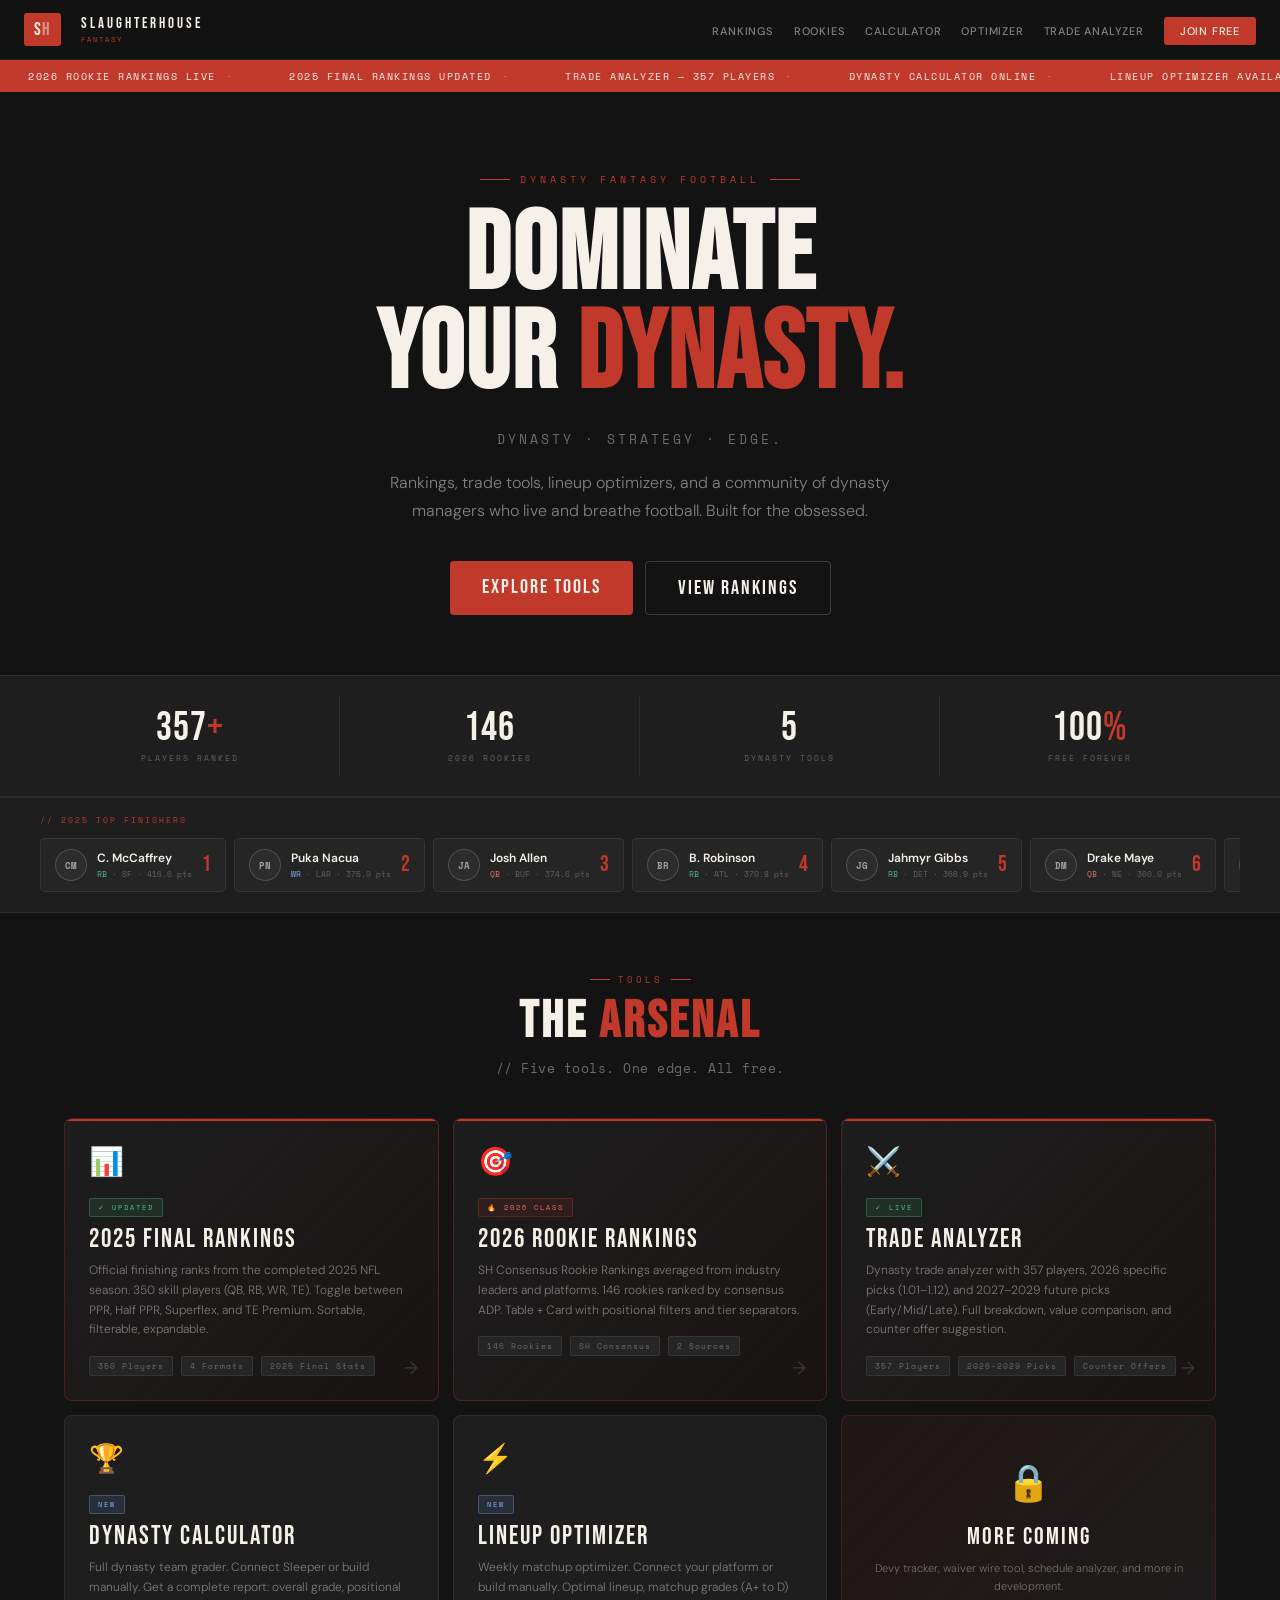
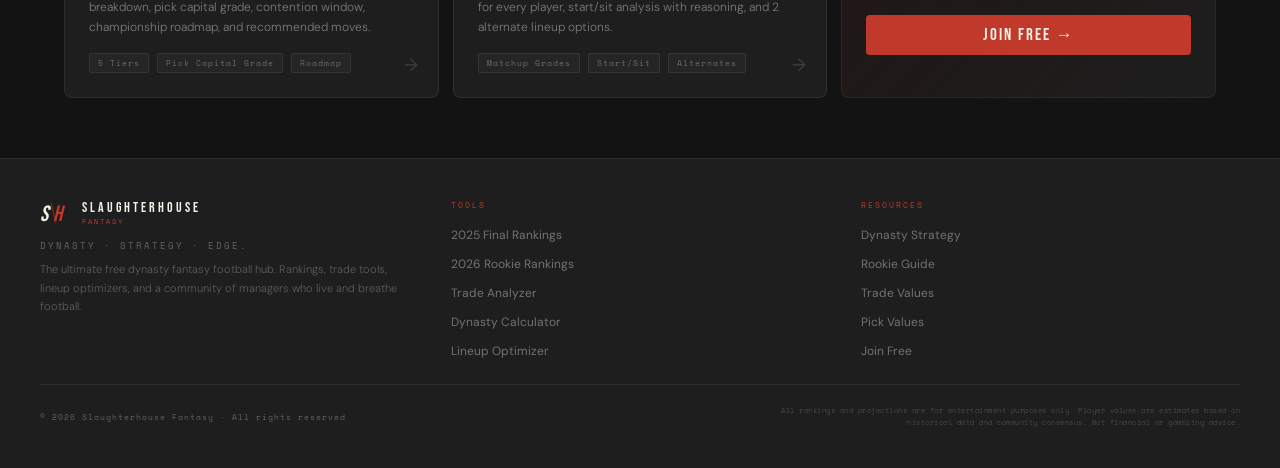
<file: index.html>
<!DOCTYPE html>
<html lang="en">
<head>
<meta charset="UTF-8">
<meta name="viewport" content="width=device-width, initial-scale=1.0">
<title>Slaughterhouse Fantasy — Dynasty. Strategy. Edge.</title>
<meta name="description" content="The ultimate free dynasty fantasy football hub. Rankings, rookie rankings, trade analyzer, dynasty calculator, and lineup optimizer. Built for the obsessed.">
<link rel="preconnect" href="https://fonts.googleapis.com">
<link href="https://fonts.googleapis.com/css2?family=Bebas+Neue&family=DM+Sans:wght@300;400;500;600&family=Space+Mono:wght@400;700&display=swap" rel="stylesheet">
<style>
*,*::before,*::after{margin:0;padding:0;box-sizing:border-box;}
html,body{overflow-x:hidden;max-width:100vw;}
:root{
  --red:#C0392B;--red-dark:#8E2018;--red-dim:rgba(192,57,43,0.1);
  --off-white:#F5F0E8;--charcoal:#131313;--mid:#1E1E1E;--mid2:#252525;--mid3:#2C2C2C;
  --muted:#666260;--border:rgba(245,240,232,0.08);--border-strong:rgba(245,240,232,0.18);
  --green:#4DBD8A;--amber:#EDBA52;--blue:#7AABF0;--purple:#B09FE8;--nav-h:60px;
}
html{scroll-behavior:smooth;}
body{background:var(--charcoal);color:var(--off-white);font-family:'DM Sans',sans-serif;min-height:100vh;-webkit-font-smoothing:antialiased;}

/* ── NAV ── */
nav{display:flex;align-items:center;justify-content:space-between;padding:0 24px;height:var(--nav-h);border-bottom:1px solid var(--border);background:rgba(19,19,19,0.97);backdrop-filter:blur(10px);position:sticky;top:0;z-index:200;}
.nav-logo{display:flex;align-items:center;gap:10px;text-decoration:none;flex-shrink:0;}
.logo-mark{display:flex;align-items:center;gap:0;background:var(--red);padding:6px 10px;border-radius:3px;}
.logo-s{font-family:'Bebas Neue',sans-serif;font-size:18px;color:var(--off-white);letter-spacing:1px;}
.logo-h{font-family:'Bebas Neue',sans-serif;font-size:18px;color:rgba(245,240,232,0.5);letter-spacing:1px;}
.nav-wordmark{margin-left:10px;}
.nav-wt{font-family:'Bebas Neue',sans-serif;font-size:15px;letter-spacing:3px;color:var(--off-white);display:block;}
.nav-ws{font-family:'Space Mono',monospace;font-size:7px;letter-spacing:2px;color:var(--red);display:block;margin-top:1px;}
.nav-links{display:flex;gap:20px;list-style:none;align-items:center;}
.nav-links a{color:rgba(245,240,232,0.5);text-decoration:none;font-size:11px;font-weight:500;letter-spacing:0.8px;text-transform:uppercase;transition:color 0.2s;white-space:nowrap;}
.nav-links a:hover{color:var(--off-white);}
.nav-cta{background:var(--red)!important;color:var(--off-white)!important;padding:7px 16px!important;border-radius:3px!important;}
.mob-btn{display:none;background:transparent;border:1px solid var(--border);color:var(--off-white);padding:6px 10px;border-radius:3px;cursor:pointer;font-size:14px;}

/* ── TICKER ── */
.ticker{background:var(--red);padding:0;height:32px;overflow:hidden;position:relative;}
.ticker-track{display:flex;align-items:center;height:100%;animation:ticker 40s linear infinite;white-space:nowrap;width:max-content;}
.ticker-track:hover{animation-play-state:paused;}
.ticker-item{font-family:'Space Mono',monospace;font-size:10px;letter-spacing:1.5px;color:var(--off-white);padding:0 28px;text-transform:uppercase;display:flex;align-items:center;gap:10px;}
.ticker-item::after{content:'·';opacity:0.5;}
@keyframes ticker{0%{transform:translateX(0)}100%{transform:translateX(-50%)}}

/* ── HERO ── */
.hero{padding:80px 24px 60px;text-align:center;max-width:900px;margin:0 auto;position:relative;}
.hero-eyebrow{font-family:'Space Mono',monospace;font-size:10px;letter-spacing:4px;color:var(--red);text-transform:uppercase;margin-bottom:20px;display:flex;align-items:center;justify-content:center;gap:10px;}
.hero-eyebrow::before,.hero-eyebrow::after{content:'';width:30px;height:1px;background:var(--red);}
.hero-title{font-family:'Bebas Neue',sans-serif;font-size:clamp(56px,10vw,110px);letter-spacing:2px;color:var(--off-white);line-height:0.9;margin-bottom:24px;}
.hero-title .red{color:var(--red);}
.hero-title .dim{color:rgba(245,240,232,0.15);}
.hero-tagline{font-family:'Space Mono',monospace;font-size:13px;letter-spacing:3px;color:rgba(245,240,232,0.4);text-transform:uppercase;margin-bottom:20px;}
.hero-desc{font-size:16px;color:rgba(245,240,232,0.5);max-width:540px;margin:0 auto 36px;line-height:1.75;font-weight:300;}
.hero-ctas{display:flex;gap:12px;justify-content:center;flex-wrap:wrap;}
.cta-primary{background:var(--red);color:var(--off-white);text-decoration:none;padding:14px 32px;border-radius:4px;font-family:'Bebas Neue',sans-serif;font-size:20px;letter-spacing:2px;transition:all 0.2s;display:inline-block;}
.cta-primary:hover{background:var(--red-dark);transform:translateY(-2px);}
.cta-secondary{background:transparent;color:var(--off-white);text-decoration:none;padding:14px 32px;border-radius:4px;font-family:'Bebas Neue',sans-serif;font-size:20px;letter-spacing:2px;border:1px solid var(--border-strong);transition:all 0.2s;display:inline-block;}
.cta-secondary:hover{border-color:var(--off-white);transform:translateY(-2px);}

/* ── STATS STRIP ── */
.stats-strip{border-top:1px solid var(--border);border-bottom:1px solid var(--border);background:var(--mid);padding:20px 24px;}
.stats-inner{max-width:1200px;margin:0 auto;display:grid;grid-template-columns:repeat(4,1fr);gap:0;text-align:center;}
.stat-item{padding:12px;border-right:1px solid var(--border);}
.stat-item:last-child{border-right:none;}
.stat-num{font-family:'Bebas Neue',sans-serif;font-size:40px;letter-spacing:1px;color:var(--off-white);line-height:1;}
.stat-num span{color:var(--red);}
.stat-label{font-family:'Space Mono',monospace;font-size:8px;letter-spacing:2px;color:var(--muted);text-transform:uppercase;margin-top:4px;}

/* ── SECTION HEADER ── */
.section-wrap{max-width:1200px;margin:0 auto;padding:60px 24px;}
.section-header{text-align:center;margin-bottom:40px;}
.section-eyebrow{font-family:'Space Mono',monospace;font-size:9px;letter-spacing:3px;color:var(--red);text-transform:uppercase;margin-bottom:10px;display:flex;align-items:center;justify-content:center;gap:8px;}
.section-eyebrow::before,.section-eyebrow::after{content:'';width:20px;height:1px;background:var(--red);}
.section-title{font-family:'Bebas Neue',sans-serif;font-size:clamp(32px,5vw,52px);letter-spacing:3px;color:var(--off-white);line-height:1;}
.section-title span{color:var(--red);}
.section-sub{font-size:13px;color:rgba(245,240,232,0.4);margin-top:10px;font-family:'Space Mono',monospace;letter-spacing:0.5px;}

/* ── TOOLS GRID ── */
.tools-grid{display:grid;grid-template-columns:repeat(3,1fr);gap:14px;}
.tool-card{background:var(--mid);border:1px solid var(--border);border-radius:8px;padding:24px;text-decoration:none;transition:all 0.2s;position:relative;overflow:hidden;display:block;}
.tool-card::before{content:'';position:absolute;top:0;left:0;right:0;height:2px;background:var(--red);transform:scaleX(0);transform-origin:left;transition:transform 0.3s;}
.tool-card:hover{border-color:var(--border-strong);transform:translateY(-3px);box-shadow:0 12px 32px rgba(0,0,0,0.3);}
.tool-card:hover::before{transform:scaleX(1);}
.tool-card.featured{grid-column:span 1;border-color:rgba(192,57,43,0.3);background:linear-gradient(135deg,var(--mid) 0%,rgba(192,57,43,0.04) 100%);}
.tool-card.featured::before{transform:scaleX(1);}
.tool-icon{font-size:28px;margin-bottom:14px;display:block;}
.tool-badge{font-family:'Space Mono',monospace;font-size:7px;letter-spacing:2px;text-transform:uppercase;padding:3px 8px;border-radius:2px;display:inline-block;margin-bottom:10px;}
.badge-live{background:rgba(77,189,138,0.12);border:1px solid rgba(77,189,138,0.3);color:var(--green);}
.badge-hot{background:rgba(192,57,43,0.12);border:1px solid rgba(192,57,43,0.3);color:#E57368;}
.badge-new{background:rgba(122,171,240,0.12);border:1px solid rgba(122,171,240,0.3);color:var(--blue);}
.tool-name{font-family:'Bebas Neue',sans-serif;font-size:26px;letter-spacing:2px;color:var(--off-white);margin-bottom:8px;line-height:1;}
.tool-desc{font-size:12px;color:rgba(245,240,232,0.45);line-height:1.65;font-weight:300;margin-bottom:16px;}
.tool-meta{display:flex;gap:8px;flex-wrap:wrap;}
.tool-tag{font-family:'Space Mono',monospace;font-size:8px;letter-spacing:1px;padding:3px 8px;border-radius:2px;background:var(--mid2);border:1px solid var(--border);color:rgba(245,240,232,0.35);}
.tool-arrow{position:absolute;bottom:20px;right:20px;font-size:18px;color:rgba(245,240,232,0.15);transition:all 0.2s;}
.tool-card:hover .tool-arrow{color:var(--red);transform:translateX(3px);}

/* ── PREVIEW STRIP (mini stats from live data) ── */
.preview-strip{background:var(--mid);border-top:1px solid var(--border);border-bottom:1px solid var(--border);padding:16px 24px;overflow:hidden;}
.preview-inner{max-width:1200px;margin:0 auto;}
.preview-label{font-family:'Space Mono',monospace;font-size:8px;letter-spacing:2px;color:var(--red);text-transform:uppercase;margin-bottom:12px;}
.preview-players{display:flex;gap:8px;overflow-x:auto;-webkit-overflow-scrolling:touch;scrollbar-width:none;padding-bottom:4px;}
.preview-players::-webkit-scrollbar{display:none;}
.preview-player{background:var(--mid2);border:1px solid var(--border);border-radius:5px;padding:10px 14px;flex-shrink:0;display:flex;align-items:center;gap:10px;min-width:180px;}
.pp-av{width:32px;height:32px;border-radius:50%;background:var(--mid3);border:1px solid var(--border-strong);display:flex;align-items:center;justify-content:center;font-size:9px;font-weight:700;font-family:'Space Mono',monospace;color:rgba(245,240,232,0.6);flex-shrink:0;}
.pp-name{font-size:12px;font-weight:600;color:var(--off-white);white-space:nowrap;}
.pp-meta{font-family:'Space Mono',monospace;font-size:8px;color:var(--muted);margin-top:2px;}
.pp-rank{font-family:'Bebas Neue',sans-serif;font-size:22px;color:var(--red);line-height:1;margin-left:auto;flex-shrink:0;}
.pos-dot{width:8px;height:8px;border-radius:50%;flex-shrink:0;}

/* ── FOOTER ── */
footer{border-top:1px solid var(--border);background:var(--mid);padding:40px 24px;}
.footer-inner{max-width:1200px;margin:0 auto;display:grid;grid-template-columns:1fr 1fr 1fr;gap:32px;align-items:start;}
.footer-brand{}
.footer-logo{display:flex;align-items:center;gap:10px;margin-bottom:12px;}
.footer-tagline{font-family:'Space Mono',monospace;font-size:9px;letter-spacing:2px;color:var(--muted);text-transform:uppercase;margin-bottom:8px;}
.footer-desc{font-size:11px;color:rgba(245,240,232,0.3);line-height:1.65;font-weight:300;}
.footer-col-label{font-family:'Space Mono',monospace;font-size:8px;letter-spacing:2px;color:var(--red);text-transform:uppercase;margin-bottom:12px;}
.footer-links{list-style:none;display:flex;flex-direction:column;gap:8px;}
.footer-links a{color:rgba(245,240,232,0.4);text-decoration:none;font-size:12px;transition:color 0.2s;}
.footer-links a:hover{color:var(--off-white);}
.footer-bottom{max-width:1200px;margin:24px auto 0;padding-top:20px;border-top:1px solid var(--border);display:flex;align-items:center;justify-content:space-between;flex-wrap:wrap;gap:10px;}
.footer-copy{font-family:'Space Mono',monospace;font-size:8px;color:var(--muted);letter-spacing:1px;}
.footer-disc{font-family:'Space Mono',monospace;font-size:7px;color:rgba(245,240,232,0.2);letter-spacing:0.5px;line-height:1.6;max-width:500px;text-align:right;}

/* ── MOBILE ── */
@media(max-width:900px){
  .nav-links{display:none;}
  .nav-links.open{display:flex;flex-direction:column;position:fixed;top:var(--nav-h);left:0;right:0;background:rgba(19,19,19,0.98);padding:20px 24px;border-bottom:1px solid var(--border);z-index:199;gap:16px;}
  .mob-btn{display:block;}
  .tools-grid{grid-template-columns:1fr 1fr;}
  .stats-inner{grid-template-columns:repeat(2,1fr);}
  .stat-item:nth-child(2){border-right:none;}
  .stat-item:nth-child(3){border-top:1px solid var(--border);}
  .stat-item:nth-child(4){border-top:1px solid var(--border);border-right:none;}
  .footer-inner{grid-template-columns:1fr 1fr;}
  .footer-brand{grid-column:span 2;}
}
@media(max-width:600px){
  .hero{padding:50px 20px 40px;}
  .hero-desc{font-size:14px;}
  .tools-grid{grid-template-columns:1fr;}
  .tool-card.featured{grid-column:span 1;}
  .stats-inner{grid-template-columns:repeat(2,1fr);}
  .footer-inner{grid-template-columns:1fr;}
  .footer-brand{grid-column:span 1;}
  .footer-disc{text-align:left;}
  .footer-bottom{flex-direction:column;align-items:flex-start;}
  .hero-ctas{flex-direction:column;align-items:center;}
  .cta-primary,.cta-secondary{width:100%;max-width:300px;text-align:center;}
  .section-wrap{padding:40px 16px;}
  nav{padding:0 16px;}
  .preview-strip{padding:14px 16px;}
}
@media(max-width:400px){
  .hero-title{font-size:48px;}
  .stat-num{font-size:30px;}
  .tool-name{font-size:22px;}
  .ticker-item{font-size:9px;padding:0 18px;}
}
</style>
</head>
<body>

<!-- NAV -->
<nav>
  <a class="nav-logo" href="index.html">
    <div class="logo-mark">
      <span class="logo-s">S</span><span class="logo-h">H</span>
    </div>
    <div class="nav-wordmark">
      <span class="nav-wt">SLAUGHTERHOUSE</span>
      <span class="nav-ws">FANTASY</span>
    </div>
  </a>
  <button class="mob-btn" id="mobBtn">☰</button>
  <ul class="nav-links" id="navLinks">
    <li><a href="rankings.html">Rankings</a></li>
    <li><a href="rookies.html">Rookies</a></li>
    <li><a href="calculator.html">Calculator</a></li>
    <li><a href="optimizer.html">Optimizer</a></li>
    <li><a href="trade.html">Trade Analyzer</a></li>
    <li><a href="#" class="nav-cta">Join Free</a></li>
  </ul>
</nav>

<!-- TICKER -->
<div class="ticker">
  <div class="ticker-track">
    <span class="ticker-item">2026 Rookie Rankings Live</span>
    <span class="ticker-item">2025 Final Rankings Updated</span>
    <span class="ticker-item">Trade Analyzer — 357 Players</span>
    <span class="ticker-item">Dynasty Calculator Online</span>
    <span class="ticker-item">Lineup Optimizer Available</span>
    <span class="ticker-item">Superflex · PPR · TE Premium</span>
    <span class="ticker-item">SH Consensus Rookie ADP</span>
    <span class="ticker-item">2026 Specific Draft Picks</span>
    <span class="ticker-item">2027–2029 Future Pick Values</span>
    <span class="ticker-item">Dynasty. Strategy. Edge.</span>
    <!-- duplicate for seamless loop -->
    <span class="ticker-item">2026 Rookie Rankings Live</span>
    <span class="ticker-item">2025 Final Rankings Updated</span>
    <span class="ticker-item">Trade Analyzer — 357 Players</span>
    <span class="ticker-item">Dynasty Calculator Online</span>
    <span class="ticker-item">Lineup Optimizer Available</span>
    <span class="ticker-item">Superflex · PPR · TE Premium</span>
    <span class="ticker-item">SH Consensus Rookie ADP</span>
    <span class="ticker-item">2026 Specific Draft Picks</span>
    <span class="ticker-item">2027–2029 Future Pick Values</span>
    <span class="ticker-item">Dynasty. Strategy. Edge.</span>
  </div>
</div>

<!-- HERO -->
<div class="hero">
  <div class="hero-eyebrow">Dynasty Fantasy Football</div>
  <h1 class="hero-title">
    DOMINATE<br>
    YOUR <span class="red">DYNASTY.</span>
  </h1>
  <p class="hero-tagline">Dynasty · Strategy · Edge.</p>
  <p class="hero-desc">Rankings, trade tools, lineup optimizers, and a community of dynasty managers who live and breathe football. Built for the obsessed.</p>
  <div class="hero-ctas">
    <a href="#tools" class="cta-primary">Explore Tools</a>
    <a href="rankings.html" class="cta-secondary">View Rankings</a>
  </div>
</div>

<!-- STATS STRIP -->
<div class="stats-strip">
  <div class="stats-inner">
    <div class="stat-item">
      <div class="stat-num">357<span>+</span></div>
      <div class="stat-label">Players Ranked</div>
    </div>
    <div class="stat-item">
      <div class="stat-num">146</div>
      <div class="stat-label">2026 Rookies</div>
    </div>
    <div class="stat-item">
      <div class="stat-num">5</div>
      <div class="stat-label">Dynasty Tools</div>
    </div>
    <div class="stat-item">
      <div class="stat-num">100<span>%</span></div>
      <div class="stat-label">Free Forever</div>
    </div>
  </div>
</div>

<!-- TOP PLAYERS PREVIEW -->
<div class="preview-strip">
  <div class="preview-inner">
    <div class="preview-label">// 2025 Top Finishers</div>
    <div class="preview-players">
      <div class="preview-player">
        <div class="pp-av">CM</div>
        <div>
          <div class="pp-name">C. McCaffrey</div>
          <div class="pp-meta"><span style="color:#4DBD8A">RB</span> · SF · 416.6 pts</div>
        </div>
        <div class="pp-rank">1</div>
      </div>
      <div class="preview-player">
        <div class="pp-av">PN</div>
        <div>
          <div class="pp-name">Puka Nacua</div>
          <div class="pp-meta"><span style="color:#7AABF0">WR</span> · LAR · 375.0 pts</div>
        </div>
        <div class="pp-rank">2</div>
      </div>
      <div class="preview-player">
        <div class="pp-av">JA</div>
        <div>
          <div class="pp-name">Josh Allen</div>
          <div class="pp-meta"><span style="color:#E57368">QB</span> · BUF · 374.6 pts</div>
        </div>
        <div class="pp-rank">3</div>
      </div>
      <div class="preview-player">
        <div class="pp-av">BR</div>
        <div>
          <div class="pp-name">B. Robinson</div>
          <div class="pp-meta"><span style="color:#4DBD8A">RB</span> · ATL · 370.8 pts</div>
        </div>
        <div class="pp-rank">4</div>
      </div>
      <div class="preview-player">
        <div class="pp-av">JG</div>
        <div>
          <div class="pp-name">Jahmyr Gibbs</div>
          <div class="pp-meta"><span style="color:#4DBD8A">RB</span> · DET · 366.9 pts</div>
        </div>
        <div class="pp-rank">5</div>
      </div>
      <div class="preview-player">
        <div class="pp-av">DM</div>
        <div>
          <div class="pp-name">Drake Maye</div>
          <div class="pp-meta"><span style="color:#E57368">QB</span> · NE · 360.0 pts</div>
        </div>
        <div class="pp-rank">6</div>
      </div>
      <div class="preview-player">
        <div class="pp-av">JS</div>
        <div>
          <div class="pp-name">J. Smith-Njigba</div>
          <div class="pp-meta"><span style="color:#7AABF0">WR</span> · SEA · 359.9 pts</div>
        </div>
        <div class="pp-rank">7</div>
      </div>
      <div class="preview-player">
        <div class="pp-av">TM</div>
        <div>
          <div class="pp-name">Trey McBride</div>
          <div class="pp-meta"><span style="color:#EDBA52">TE</span> · ARI · 315.9 pts</div>
        </div>
        <div class="pp-rank">8</div>
      </div>
      <a href="rankings.html" style="display:flex;align-items:center;justify-content:center;min-width:120px;background:var(--red-dim);border:1px solid rgba(192,57,43,0.3);border-radius:5px;padding:10px 16px;text-decoration:none;font-family:'Space Mono',monospace;font-size:9px;color:var(--red);letter-spacing:1px;text-align:center;flex-shrink:0;">VIEW ALL<br>350+ →</a>
    </div>
  </div>
</div>

<!-- TOOLS -->
<div class="section-wrap" id="tools">
  <div class="section-header">
    <div class="section-eyebrow">Tools</div>
    <h2 class="section-title">THE <span>ARSENAL</span></h2>
    <p class="section-sub">// Five tools. One edge. All free.</p>
  </div>

  <div class="tools-grid">

    <!-- RANKINGS -->
    <a href="rankings.html" class="tool-card featured">
      <span class="tool-icon">📊</span>
      <span class="tool-badge badge-live">✓ Updated</span>
      <div class="tool-name">2025 Final Rankings</div>
      <div class="tool-desc">Official finishing ranks from the completed 2025 NFL season. 350 skill players (QB, RB, WR, TE). Toggle between PPR, Half PPR, Superflex, and TE Premium. Sortable, filterable, expandable.</div>
      <div class="tool-meta">
        <span class="tool-tag">350 Players</span>
        <span class="tool-tag">4 Formats</span>
        <span class="tool-tag">2025 Final Stats</span>
      </div>
      <div class="tool-arrow">→</div>
    </a>

    <!-- ROOKIES -->
    <a href="rookies.html" class="tool-card featured">
      <span class="tool-icon">🎯</span>
      <span class="tool-badge badge-hot">🔥 2026 Class</span>
      <div class="tool-name">2026 Rookie Rankings</div>
      <div class="tool-desc">SH Consensus Rookie Rankings averaged from industry leaders and platforms. 146 rookies ranked by consensus ADP. Table + Card with positional filters and tier separators.</div>
      <div class="tool-meta">
        <span class="tool-tag">146 Rookies</span>
        <span class="tool-tag">SH Consensus</span>
        <span class="tool-tag">2 Sources</span>
      </div>
      <div class="tool-arrow">→</div>
    </a>

    <!-- TRADE ANALYZER -->
    <a href="trade.html" class="tool-card featured">
      <span class="tool-icon">⚔️</span>
      <span class="tool-badge badge-live">✓ Live</span>
      <div class="tool-name">Trade Analyzer</div>
      <div class="tool-desc">Dynasty trade analyzer with 357 players, 2026 specific picks (1.01–1.12), and 2027–2029 future picks (Early/Mid/Late). Full breakdown, value comparison, and counter offer suggestion.</div>
      <div class="tool-meta">
        <span class="tool-tag">357 Players</span>
        <span class="tool-tag">2026–2029 Picks</span>
        <span class="tool-tag">Counter Offers</span>
      </div>
      <div class="tool-arrow">→</div>
    </a>

    <!-- CALCULATOR -->
    <a href="calculator.html" class="tool-card">
      <span class="tool-icon">🏆</span>
      <span class="tool-badge badge-new">New</span>
      <div class="tool-name">Dynasty Calculator</div>
      <div class="tool-desc">Full dynasty team grader. Connect Sleeper or build manually. Get a complete report: overall grade, positional breakdown, pick capital grade, contention window, championship roadmap, and recommended moves.</div>
      <div class="tool-meta">
        <span class="tool-tag">5 Tiers</span>
        <span class="tool-tag">Pick Capital Grade</span>
        <span class="tool-tag">Roadmap</span>
      </div>
      <div class="tool-arrow">→</div>
    </a>

    <!-- OPTIMIZER -->
    <a href="optimizer.html" class="tool-card">
      <span class="tool-icon">⚡</span>
      <span class="tool-badge badge-new">New</span>
      <div class="tool-name">Lineup Optimizer</div>
      <div class="tool-desc">Weekly matchup optimizer. Connect your platform or build manually. Optimal lineup, matchup grades (A+ to D) for every player, start/sit analysis with reasoning, and 2 alternate lineup options.</div>
      <div class="tool-meta">
        <span class="tool-tag">Matchup Grades</span>
        <span class="tool-tag">Start/Sit</span>
        <span class="tool-tag">Alternates</span>
      </div>
      <div class="tool-arrow">→</div>
    </a>

    <!-- JOIN CTA CARD -->
    <div class="tool-card" style="background:linear-gradient(135deg,rgba(192,57,43,0.08) 0%,var(--mid) 100%);border-color:rgba(192,57,43,0.2);display:flex;flex-direction:column;justify-content:center;text-align:center;cursor:default;">
      <div style="font-size:36px;margin-bottom:16px;">🔒</div>
      <div style="font-family:'Bebas Neue',sans-serif;font-size:24px;letter-spacing:2px;color:var(--off-white);margin-bottom:8px;">MORE COMING</div>
      <div style="font-size:11px;color:rgba(245,240,232,0.4);line-height:1.65;margin-bottom:20px;font-weight:300;">Devy tracker, waiver wire tool, schedule analyzer, and more in development.</div>
      <a href="#" style="display:inline-block;background:var(--red);color:var(--off-white);text-decoration:none;padding:10px 20px;border-radius:4px;font-family:'Bebas Neue',sans-serif;font-size:17px;letter-spacing:2px;">JOIN FREE →</a>
    </div>

  </div>
</div>

<!-- FOOTER -->
<footer>
  <div class="footer-inner">
    <div class="footer-brand">
      <div class="footer-logo">
        <svg width="32" height="24" viewBox="0 0 32 24" fill="none">
          <text x="0" y="20" font-family="'Bebas Neue',sans-serif" font-size="22" fill="#F5F0E8" font-style="italic">S</text>
          <text x="13" y="20" font-family="'Bebas Neue',sans-serif" font-size="22" fill="#C0392B" font-style="italic">H</text>
          <line x1="11" y1="2" x2="16" y2="22" stroke="#C0392B" stroke-width="1.2" opacity="0.5"/>
        </svg>
        <div>
          <div style="font-family:'Bebas Neue',sans-serif;font-size:14px;letter-spacing:3px;color:var(--off-white)">SLAUGHTERHOUSE</div>
          <div style="font-family:'Space Mono',monospace;font-size:7px;letter-spacing:2px;color:var(--red)">FANTASY</div>
        </div>
      </div>
      <div class="footer-tagline">Dynasty · Strategy · Edge.</div>
      <div class="footer-desc">The ultimate free dynasty fantasy football hub. Rankings, trade tools, lineup optimizers, and a community of managers who live and breathe football.</div>
    </div>
    <div>
      <div class="footer-col-label">Tools</div>
      <ul class="footer-links">
        <li><a href="rankings.html">2025 Final Rankings</a></li>
        <li><a href="rookies.html">2026 Rookie Rankings</a></li>
        <li><a href="trade.html">Trade Analyzer</a></li>
        <li><a href="calculator.html">Dynasty Calculator</a></li>
        <li><a href="optimizer.html">Lineup Optimizer</a></li>
      </ul>
    </div>
    <div>
      <div class="footer-col-label">Resources</div>
      <ul class="footer-links">
        <li><a href="#">Dynasty Strategy</a></li>
        <li><a href="#">Rookie Guide</a></li>
        <li><a href="#">Trade Values</a></li>
        <li><a href="#">Pick Values</a></li>
        <li><a href="#">Join Free</a></li>
      </ul>
    </div>
  </div>
  <div class="footer-bottom">
    <div class="footer-copy">© 2026 Slaughterhouse Fantasy · All rights reserved</div>
    <div class="footer-disc">All rankings and projections are for entertainment purposes only. Player values are estimates based on historical data and community consensus. Not financial or gambling advice.</div>
  </div>
</footer>

<script>
document.getElementById('mobBtn').addEventListener('click',()=>{
  document.getElementById('navLinks').classList.toggle('open');
});
// Close nav on link click
document.querySelectorAll('#navLinks a').forEach(a=>{
  a.addEventListener('click',()=>{
    document.getElementById('navLinks').classList.remove('open');
  });
});
</script>
</body>
</html>
</file>
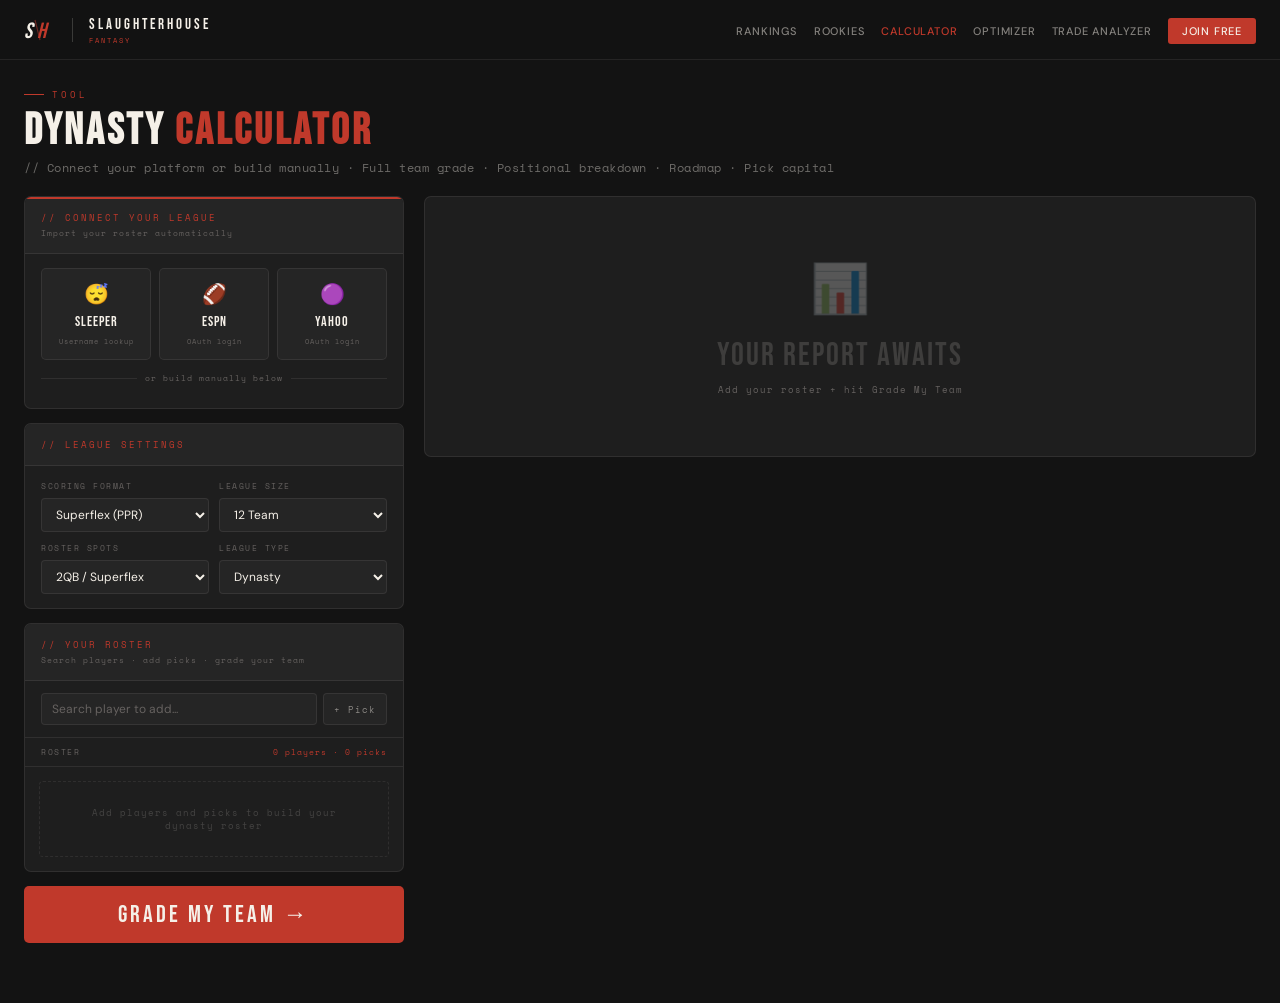
<file: calculator (1).html>
<!DOCTYPE html>
<html lang="en">
<head>
<meta charset="UTF-8">
<meta name="viewport" content="width=device-width, initial-scale=1.0">
<title>Dynasty Calculator — Slaughterhouse Fantasy</title>
<meta name="description" content="Full dynasty team grade calculator. Connect Sleeper, ESPN or Yahoo, or enter manually. Get a complete report: team grade, positional breakdown, contention window, roadmap, and pick capital grade.">
<link rel="preconnect" href="https://fonts.googleapis.com">
<link href="https://fonts.googleapis.com/css2?family=Bebas+Neue&family=DM+Sans:wght@300;400;500;600&family=Space+Mono:wght@400;700&display=swap" rel="stylesheet">
<style>
*,*::before,*::after{margin:0;padding:0;box-sizing:border-box;}
:root{
  --red:#C0392B;--red-dark:#8E2018;--red-dim:rgba(192,57,43,0.1);
  --off-white:#F5F0E8;--charcoal:#131313;--mid:#1E1E1E;--mid2:#252525;--mid3:#2C2C2C;
  --muted:#666260;--border:rgba(245,240,232,0.08);--border-strong:rgba(245,240,232,0.18);
  --green:#4DBD8A;--amber:#EDBA52;--blue:#7AABF0;--purple:#B09FE8;--nav-h:60px;
}
html{scroll-behavior:smooth;}
body{background:var(--charcoal);color:var(--off-white);font-family:'DM Sans',sans-serif;min-height:100vh;-webkit-font-smoothing:antialiased;}

/* NAV */
nav{display:flex;align-items:center;justify-content:space-between;padding:0 24px;height:var(--nav-h);border-bottom:1px solid var(--border);background:rgba(19,19,19,0.97);backdrop-filter:blur(10px);position:sticky;top:0;z-index:200;}
.nav-logo{display:flex;align-items:center;gap:10px;text-decoration:none;flex-shrink:0;}
.nav-wt{font-family:'Bebas Neue',sans-serif;font-size:15px;letter-spacing:3px;color:var(--off-white);}
.nav-ws{font-family:'Space Mono',monospace;font-size:7px;letter-spacing:2px;color:var(--red);display:block;margin-top:1px;}
.nav-div{width:1px;height:24px;background:var(--border-strong);margin:0 6px;}
.nav-links{display:flex;gap:16px;list-style:none;align-items:center;}
.nav-links a{color:rgba(245,240,232,0.5);text-decoration:none;font-size:11px;font-weight:500;letter-spacing:0.8px;text-transform:uppercase;transition:color 0.2s;white-space:nowrap;}
.nav-links a:hover{color:var(--off-white);}
.nav-links a.active{color:var(--red);}
.nav-cta{background:var(--red)!important;color:var(--off-white)!important;padding:6px 14px!important;border-radius:3px!important;}
.mob-btn{display:none;background:transparent;border:1px solid var(--border);color:var(--off-white);padding:6px 10px;border-radius:3px;cursor:pointer;font-size:14px;}

/* PAGE HEADER */
.page-header{padding:28px 24px 0;max-width:1300px;margin:0 auto;}
.eyebrow{font-family:'Space Mono',monospace;font-size:9px;letter-spacing:3px;color:var(--red);text-transform:uppercase;margin-bottom:8px;display:flex;align-items:center;gap:8px;}
.eyebrow::before{content:'';width:20px;height:1px;background:var(--red);}
.page-title{font-family:'Bebas Neue',sans-serif;font-size:44px;letter-spacing:3px;color:var(--off-white);line-height:1;}
.page-title span{color:var(--red);}
.page-sub{font-size:12px;color:rgba(245,240,232,0.4);margin-top:6px;font-family:'Space Mono',monospace;letter-spacing:0.5px;}

/* MAIN LAYOUT */
.main{max-width:1300px;margin:20px auto 0;padding:0 24px 60px;display:grid;grid-template-columns:380px 1fr;gap:20px;align-items:start;}

/* LEFT PANEL */
.left-panel{display:flex;flex-direction:column;gap:14px;}

/* PLATFORM CONNECT */
.platform-card{background:var(--mid);border:1px solid var(--border);border-radius:7px;overflow:hidden;position:relative;}
.platform-card::before{content:'';position:absolute;top:0;left:0;right:0;height:2px;background:var(--red);}
.card-header{padding:14px 16px;border-bottom:1px solid var(--border);background:var(--mid2);}
.card-label{font-family:'Space Mono',monospace;font-size:9px;letter-spacing:2px;color:var(--red);text-transform:uppercase;}
.card-sub{font-family:'Space Mono',monospace;font-size:8px;color:var(--muted);letter-spacing:1px;margin-top:3px;}
.card-body{padding:14px 16px;}
.platform-grid{display:grid;grid-template-columns:1fr 1fr 1fr;gap:8px;margin-bottom:12px;}
.plat-btn{background:var(--mid2);border:1px solid var(--border);border-radius:5px;padding:12px 8px;cursor:pointer;transition:all 0.2s;display:flex;flex-direction:column;align-items:center;gap:6px;}
.plat-btn:hover{border-color:var(--border-strong);background:var(--mid3);}
.plat-btn.connected{border-color:rgba(77,189,138,0.4);background:rgba(77,189,138,0.06);}
.plat-icon{font-size:20px;}
.plat-name{font-family:'Bebas Neue',sans-serif;font-size:14px;letter-spacing:1px;color:var(--off-white);}
.plat-status{font-family:'Space Mono',monospace;font-size:7px;letter-spacing:1px;color:var(--muted);}
.plat-btn.connected .plat-status{color:var(--green);}
.plat-divider{display:flex;align-items:center;gap:8px;margin:10px 0;}
.plat-divider::before,.plat-divider::after{content:'';flex:1;height:1px;background:var(--border);}
.plat-divider span{font-family:'Space Mono',monospace;font-size:8px;color:var(--muted);letter-spacing:1px;}

/* CONNECT MODAL */
.connect-modal{display:none;position:fixed;inset:0;background:rgba(0,0,0,0.75);z-index:300;align-items:center;justify-content:center;}
.connect-modal.open{display:flex;}
.connect-inner{background:var(--mid);border:1px solid var(--border-strong);border-radius:8px;padding:24px;width:360px;max-width:90vw;}
.connect-title{font-family:'Bebas Neue',sans-serif;font-size:24px;letter-spacing:2px;color:var(--off-white);margin-bottom:4px;}
.connect-sub{font-family:'Space Mono',monospace;font-size:9px;color:var(--muted);letter-spacing:1px;margin-bottom:16px;line-height:1.5;}
.connect-input{width:100%;background:var(--mid2);border:1px solid var(--border);border-radius:4px;padding:10px 12px;font-family:'DM Sans',sans-serif;font-size:13px;color:var(--off-white);outline:none;margin-bottom:10px;}
.connect-input:focus{border-color:var(--border-strong);}
.connect-input::placeholder{color:var(--muted);}
.connect-btn{width:100%;background:var(--red);color:var(--off-white);border:none;border-radius:4px;padding:11px;font-family:'Bebas Neue',sans-serif;font-size:18px;letter-spacing:2px;cursor:pointer;transition:background 0.2s;}
.connect-btn:hover{background:var(--red-dark);}
.connect-cancel{width:100%;background:transparent;color:var(--muted);border:none;padding:8px;font-family:'Space Mono',monospace;font-size:9px;cursor:pointer;margin-top:4px;letter-spacing:1px;}
.connect-note{font-family:'Space Mono',monospace;font-size:8px;color:rgba(245,240,232,0.25);line-height:1.6;margin-top:10px;letter-spacing:0.5px;}

/* SETTINGS */
.settings-card{background:var(--mid);border:1px solid var(--border);border-radius:7px;overflow:hidden;}
.settings-grid{padding:14px 16px;display:grid;grid-template-columns:1fr 1fr;gap:10px;}
.setting-item{}
.setting-label{font-family:'Space Mono',monospace;font-size:8px;letter-spacing:1.5px;color:var(--muted);text-transform:uppercase;margin-bottom:6px;}
.setting-select{width:100%;background:var(--mid2);border:1px solid var(--border);border-radius:4px;padding:7px 10px;font-family:'DM Sans',sans-serif;font-size:12px;color:var(--off-white);outline:none;cursor:pointer;}
.setting-select:focus{border-color:var(--border-strong);}

/* ROSTER BUILDER */
.roster-card{background:var(--mid);border:1px solid var(--border);border-radius:7px;overflow:hidden;}
.search-row{padding:12px 16px;border-bottom:1px solid var(--border);display:flex;gap:6px;}
.dd-wrap{flex:1;position:relative;}
.dd-wrap input{width:100%;background:var(--mid2);border:1px solid var(--border);border-radius:4px;padding:7px 10px;font-family:'DM Sans',sans-serif;font-size:12px;color:var(--off-white);outline:none;}
.dd-wrap input::placeholder{color:var(--muted);}
.dd-wrap input:focus{border-color:var(--border-strong);}
.dropdown{position:absolute;top:100%;left:0;right:0;background:var(--mid2);border:1px solid var(--border-strong);border-radius:4px;z-index:100;max-height:200px;overflow-y:auto;margin-top:2px;display:none;}
.dropdown.open{display:block;}
.dd-item{padding:8px 12px;cursor:pointer;display:flex;align-items:center;gap:8px;transition:background 0.1s;border-bottom:1px solid var(--border);}
.dd-item:last-child{border-bottom:none;}
.dd-item:hover{background:var(--mid3);}
.dd-name{font-size:12px;font-weight:600;color:var(--off-white);}
.dd-meta{font-size:9px;color:var(--muted);font-family:'Space Mono',monospace;}
.pos-badge{font-family:'Space Mono',monospace;font-size:8px;font-weight:700;padding:2px 5px;border-radius:2px;flex-shrink:0;}
.QB{background:rgba(192,57,43,0.2);color:#E57368;}
.RB{background:rgba(77,189,138,0.15);color:#4DBD8A;}
.WR{background:rgba(122,171,240,0.15);color:#7AABF0;}
.TE{background:rgba(237,186,82,0.15);color:#EDBA52;}
.PK{background:rgba(176,159,232,0.15);color:#B09FE8;}

/* ADD PICK BTN */
.add-pick-btn{background:var(--mid2);border:1px solid var(--border);border-radius:4px;padding:7px 10px;font-family:'Space Mono',monospace;font-size:9px;color:rgba(245,240,232,0.5);cursor:pointer;transition:all 0.15s;white-space:nowrap;letter-spacing:1px;}
.add-pick-btn:hover{border-color:var(--border-strong);color:var(--off-white);}

/* ROSTER COUNT */
.roster-meta{padding:8px 16px;border-bottom:1px solid var(--border);display:flex;justify-content:space-between;align-items:center;}
.roster-meta-label{font-family:'Space Mono',monospace;font-size:8px;letter-spacing:1.5px;color:var(--muted);text-transform:uppercase;}
.roster-meta-count{font-family:'Space Mono',monospace;font-size:8px;color:var(--red);letter-spacing:1px;}

/* ROSTER LIST */
.roster-list{padding:8px;max-height:380px;overflow-y:auto;}
.roster-item{display:flex;align-items:center;gap:8px;padding:7px 10px;background:var(--mid2);border-radius:4px;border:1px solid var(--border);margin-bottom:4px;}
.roster-item:last-child{margin-bottom:0;}
.ri-av{width:26px;height:26px;border-radius:50%;background:var(--mid3);display:flex;align-items:center;justify-content:center;font-size:8px;font-weight:700;color:rgba(245,240,232,0.6);font-family:'Space Mono',monospace;flex-shrink:0;}
.ri-pick-av{border-radius:3px;background:rgba(176,159,232,0.1);border:1px solid rgba(176,159,232,0.2);}
.ri-name{flex:1;font-size:12px;font-weight:600;color:var(--off-white);}
.ri-sub{font-size:9px;color:var(--muted);font-family:'Space Mono',monospace;margin-top:1px;}
.ri-remove{background:transparent;border:none;color:var(--muted);cursor:pointer;font-size:14px;line-height:1;transition:color 0.15s;flex-shrink:0;}
.ri-remove:hover{color:var(--red);}
.roster-empty{text-align:center;padding:24px;font-family:'Space Mono',monospace;font-size:9px;color:rgba(245,240,232,0.18);letter-spacing:1px;border:1px dashed var(--border);border-radius:4px;margin:6px;}

/* ANALYZE BTN */
.analyze-btn{width:100%;background:var(--red);color:var(--off-white);border:none;border-radius:5px;padding:14px;font-family:'Bebas Neue',sans-serif;font-size:24px;letter-spacing:3px;cursor:pointer;transition:all 0.2s;}
.analyze-btn:hover{background:var(--red-dark);transform:translateY(-1px);}

/* PICK MODAL */
.pick-modal{display:none;position:fixed;inset:0;background:rgba(0,0,0,0.75);z-index:300;align-items:center;justify-content:center;}
.pick-modal.open{display:flex;}
.pick-inner{background:var(--mid);border:1px solid var(--border-strong);border-radius:8px;padding:22px;width:400px;max-width:90vw;max-height:85vh;overflow-y:auto;}
.pick-title{font-family:'Bebas Neue',sans-serif;font-size:24px;letter-spacing:2px;color:var(--off-white);margin-bottom:14px;}
.year-tabs{display:flex;gap:4px;margin-bottom:12px;}
.year-tab{font-family:'Space Mono',monospace;font-size:9px;letter-spacing:1px;padding:5px 12px;border:1px solid var(--border);background:transparent;color:rgba(245,240,232,0.4);cursor:pointer;border-radius:3px;transition:all 0.15s;}
.year-tab.active{background:var(--mid3);border-color:var(--border-strong);color:var(--off-white);}
.picks-grid{display:grid;grid-template-columns:repeat(4,1fr);gap:4px;margin-bottom:10px;}
.pick-slot{background:var(--mid2);border:1px solid var(--border);border-radius:4px;padding:7px 4px;text-align:center;cursor:pointer;transition:all 0.15s;}
.pick-slot:hover{border-color:var(--amber);}
.pick-slot.sel{border-color:var(--amber);background:rgba(237,186,82,0.1);}
.pick-slot-lbl{font-family:'Bebas Neue',sans-serif;font-size:13px;color:var(--off-white);}
.pick-slot-val{font-family:'Space Mono',monospace;font-size:7px;color:var(--amber);margin-top:1px;}
.future-grid{display:grid;grid-template-columns:1fr 1fr 1fr;gap:6px;margin-bottom:8px;}
.future-opt{background:var(--mid2);border:1px solid var(--border);border-radius:4px;padding:8px 6px;text-align:center;cursor:pointer;transition:all 0.15s;}
.future-opt:hover{border-color:rgba(176,159,232,0.4);}
.future-opt.sel{border-color:var(--purple);background:rgba(176,159,232,0.08);}
.fo-round{font-family:'Bebas Neue',sans-serif;font-size:16px;color:var(--off-white);line-height:1;}
.fo-quality{font-family:'Space Mono',monospace;font-size:8px;color:var(--purple);margin-top:2px;letter-spacing:1px;}
.fo-val{font-family:'Space Mono',monospace;font-size:7px;color:var(--muted);margin-top:2px;}
.rnd-label{font-family:'Space Mono',monospace;font-size:8px;letter-spacing:1.5px;color:var(--muted);text-transform:uppercase;margin:8px 0 4px;}
.pick-add-btn{width:100%;background:var(--red);color:var(--off-white);border:none;border-radius:4px;padding:10px;font-family:'Bebas Neue',sans-serif;font-size:17px;letter-spacing:2px;cursor:pointer;margin-top:6px;}
.pick-cancel{width:100%;background:transparent;color:var(--muted);border:none;padding:7px;font-family:'Space Mono',monospace;font-size:9px;cursor:pointer;margin-top:4px;letter-spacing:1px;}

/* RIGHT PANEL — REPORT */
.right-panel{}
.report-placeholder{background:var(--mid);border:1px solid var(--border);border-radius:7px;padding:60px 32px;text-align:center;}
.placeholder-icon{font-size:48px;margin-bottom:16px;opacity:0.25;}
.placeholder-title{font-family:'Bebas Neue',sans-serif;font-size:32px;letter-spacing:2px;color:rgba(245,240,232,0.15);}
.placeholder-sub{font-family:'Space Mono',monospace;font-size:9px;color:var(--muted);letter-spacing:1px;margin-top:8px;}

/* REPORT SECTIONS */
.report{display:flex;flex-direction:column;gap:16px;}

/* OVERALL GRADE */
.grade-card{background:var(--mid);border:1px solid var(--border-strong);border-radius:7px;padding:22px;position:relative;overflow:hidden;}
.grade-card::before{content:'';position:absolute;top:0;left:0;right:0;height:3px;}
.grade-powerhouse::before{background:linear-gradient(90deg,#4DBD8A,#7AABF0);}
.grade-contender::before{background:var(--green);}
.grade-fringe::before{background:var(--amber);}
.grade-developing::before{background:var(--blue);}
.grade-rebuild::before{background:var(--red);}
.grade-top{display:flex;align-items:flex-start;justify-content:space-between;gap:16px;margin-bottom:16px;}
.grade-left{}
.grade-tier-badge{font-family:'Space Mono',monospace;font-size:8px;letter-spacing:2px;text-transform:uppercase;padding:4px 10px;border-radius:3px;display:inline-block;margin-bottom:10px;}
.grade-letter-wrap{display:flex;align-items:baseline;gap:2px;}
.grade-letter{font-family:'Bebas Neue',sans-serif;font-size:88px;line-height:0.85;letter-spacing:-2px;}
.grade-plus{font-family:'Bebas Neue',sans-serif;font-size:44px;}
.grade-right{text-align:right;}
.grade-verdict{font-family:'Bebas Neue',sans-serif;font-size:28px;letter-spacing:2px;color:var(--off-white);line-height:1.1;}
.grade-score{font-family:'Space Mono',monospace;font-size:11px;color:var(--muted);margin-top:6px;letter-spacing:1px;}
.grade-score b{color:var(--off-white);}
.grade-window{font-family:'Space Mono',monospace;font-size:10px;letter-spacing:1px;margin-top:4px;}
.grade-summary{font-size:13px;color:rgba(245,240,232,0.55);line-height:1.7;font-weight:300;border-top:1px solid var(--border);padding-top:14px;}

/* SCORE BAR */
.score-bar-section{margin-bottom:14px;}
.score-bar-label{display:flex;justify-content:space-between;font-family:'Space Mono',monospace;font-size:8px;color:var(--muted);letter-spacing:1px;text-transform:uppercase;margin-bottom:5px;}
.score-bar-track{height:5px;background:var(--mid2);border-radius:3px;overflow:hidden;}
.score-bar-fill{height:100%;border-radius:3px;transition:width 0.6s ease;}

/* POSITIONAL GRADES */
.pos-grades-card{background:var(--mid);border:1px solid var(--border);border-radius:7px;padding:18px;}
.section-label{font-family:'Space Mono',monospace;font-size:9px;letter-spacing:2px;color:var(--red);text-transform:uppercase;margin-bottom:14px;}
.pos-grades-grid{display:grid;grid-template-columns:repeat(4,1fr);gap:10px;margin-bottom:12px;}
.pg-item{background:var(--mid2);border:1px solid var(--border);border-radius:5px;padding:12px 10px;text-align:center;}
.pg-pos-lbl{font-family:'Space Mono',monospace;font-size:8px;letter-spacing:1.5px;color:var(--muted);text-transform:uppercase;margin-bottom:6px;}
.pg-grade{font-family:'Bebas Neue',sans-serif;font-size:34px;letter-spacing:1px;line-height:1;}
.pg-detail{font-size:9px;color:var(--muted);margin-top:4px;font-family:'Space Mono',monospace;letter-spacing:0.5px;}
.pg-bar{height:3px;border-radius:2px;margin-top:8px;}
.pg-players{font-size:10px;color:rgba(245,240,232,0.45);margin-top:6px;line-height:1.5;}

/* PICK CAPITAL GRADE */
.pick-capital-card{background:var(--mid);border:1px solid var(--border);border-radius:7px;padding:18px;}
.pick-capital-grid{display:grid;grid-template-columns:repeat(4,1fr);gap:8px;margin-top:12px;}
.pc-year{background:var(--mid2);border:1px solid var(--border);border-radius:5px;padding:10px;text-align:center;}
.pc-year-label{font-family:'Bebas Neue',sans-serif;font-size:18px;letter-spacing:1px;color:var(--off-white);line-height:1;}
.pc-year-grade{font-family:'Bebas Neue',sans-serif;font-size:28px;letter-spacing:1px;line-height:1;margin-top:4px;}
.pc-year-picks{font-family:'Space Mono',monospace;font-size:8px;color:var(--muted);margin-top:4px;letter-spacing:0.5px;}
.pc-year-val{font-family:'Space Mono',monospace;font-size:9px;margin-top:3px;letter-spacing:1px;}
.pc-total-bar{margin-top:12px;}

/* CONTENTION WINDOW */
.window-card{background:var(--mid);border:1px solid var(--border);border-radius:7px;padding:18px;}
.window-timeline{display:flex;gap:8px;margin-top:12px;align-items:flex-end;}
.wt-col{flex:1;text-align:center;}
.wt-bar-wrap{height:60px;background:var(--mid2);border-radius:3px;overflow:hidden;display:flex;align-items:flex-end;margin-bottom:5px;position:relative;}
.wt-bar{width:100%;border-radius:3px;transition:height 0.5s ease;}
.wt-peak-ring{position:absolute;inset:0;border:2px solid var(--amber);border-radius:3px;opacity:0;}
.wt-peak-ring.show{opacity:1;}
.wt-year-lbl{font-family:'Space Mono',monospace;font-size:8px;color:var(--muted);letter-spacing:1px;}
.wt-score-lbl{font-family:'Space Mono',monospace;font-size:7px;color:var(--muted);margin-top:2px;}

/* ROADMAP */
.roadmap-card{background:var(--mid);border:1px solid var(--border);border-radius:7px;padding:18px;}
.roadmap-strategy{display:flex;align-items:center;gap:10px;padding:12px 14px;border-radius:5px;margin-bottom:14px;}
.rs-icon{font-size:22px;flex-shrink:0;}
.rs-name{font-family:'Bebas Neue',sans-serif;font-size:20px;letter-spacing:1px;color:var(--off-white);}
.rs-desc{font-size:11px;color:rgba(245,240,232,0.5);margin-top:2px;font-weight:300;}
.roadmap-steps{display:flex;flex-direction:column;gap:8px;}
.roadmap-step{display:flex;align-items:flex-start;gap:10px;padding:10px 12px;background:var(--mid2);border-radius:4px;border-left:3px solid var(--border);}
.rs-num{font-family:'Bebas Neue',sans-serif;font-size:20px;color:var(--red);line-height:1;flex-shrink:0;width:20px;}
.rs-text{font-size:12px;color:rgba(245,240,232,0.65);line-height:1.6;font-weight:300;}
.rs-text strong{color:var(--off-white);font-weight:600;}

/* RECOMMENDED MOVES */
.moves-card{background:var(--mid);border:1px solid var(--border);border-radius:7px;padding:18px;}
.move-list{display:flex;flex-direction:column;gap:8px;margin-top:12px;}
.move-item{display:flex;align-items:flex-start;gap:10px;padding:12px 14px;background:var(--mid2);border-radius:5px;border:1px solid var(--border);}
.move-icon{font-size:18px;flex-shrink:0;margin-top:1px;}
.move-content{}
.move-type{font-family:'Space Mono',monospace;font-size:8px;letter-spacing:1.5px;text-transform:uppercase;margin-bottom:3px;}
.move-sell .move-type{color:var(--red);}
.move-buy .move-type{color:var(--green);}
.move-hold .move-type{color:var(--amber);}
.move-draft .move-type{color:var(--blue);}
.move-stash .move-type{color:var(--purple);}
.move-text{font-size:12px;color:rgba(245,240,232,0.65);line-height:1.55;font-weight:300;}

/* MOBILE */
@media(max-width:1000px){
  .main{grid-template-columns:1fr;}
  .pos-grades-grid{grid-template-columns:repeat(2,1fr);}
  .pick-capital-grid{grid-template-columns:repeat(2,1fr);}
}
@media(max-width:768px){
  .nav-links{display:none;}
  .nav-links.open{display:flex;flex-direction:column;position:fixed;top:var(--nav-h);left:0;right:0;background:rgba(19,19,19,0.98);padding:16px 24px;border-bottom:1px solid var(--border);z-index:199;gap:14px;}
  .mob-btn{display:block;}
  .page-title{font-size:32px;}
  .platform-grid{grid-template-columns:1fr 1fr 1fr;}
  .settings-grid{grid-template-columns:1fr;}
  .grade-top{flex-direction:column;}
  .grade-right{text-align:left;}
}
@media(max-width:500px){
  nav,.page-header,.main{padding-left:14px;padding-right:14px;}
  .page-title{font-size:26px;}
  .picks-grid{grid-template-columns:repeat(3,1fr);}
  .future-grid{grid-template-columns:1fr 1fr;}
  .pos-grades-grid{grid-template-columns:1fr 1fr;}
  .pick-capital-grid{grid-template-columns:1fr 1fr;}
}
</style>
</head>
<body>
<nav>
  <a class="nav-logo" href="index.html">
    <svg width="32" height="24" viewBox="0 0 32 24" fill="none" style="flex-shrink:0">
      <text x="0" y="20" font-family="'Bebas Neue',sans-serif" font-size="22" fill="#F5F0E8" font-style="italic">S</text>
      <text x="13" y="20" font-family="'Bebas Neue',sans-serif" font-size="22" fill="#C0392B" font-style="italic">H</text>
      <line x1="11" y1="2" x2="16" y2="22" stroke="#C0392B" stroke-width="1.2" opacity="0.5"/>
    </svg>
    <div class="nav-div"></div>
    <div><span class="nav-wt">SLAUGHTERHOUSE</span><span class="nav-ws">FANTASY</span></div>
  </a>
  <button class="mob-btn" id="mobBtn">☰</button>
  <ul class="nav-links" id="navLinks">
    <li><a href="rankings.html">Rankings</a></li>
    <li><a href="rookies.html">Rookies</a></li>
    <li><a href="calculator.html" class="active">Calculator</a></li>
    <li><a href="optimizer.html">Optimizer</a></li>
    <li><a href="trade.html">Trade Analyzer</a></li>
    <li><a href="#" class="nav-cta">Join Free</a></li>
  </ul>
</nav>

<div class="page-header">
  <p class="eyebrow">Tool</p>
  <h1 class="page-title">DYNASTY <span>CALCULATOR</span></h1>
  <p class="page-sub">// Connect your platform or build manually · Full team grade · Positional breakdown · Roadmap · Pick capital</p>
</div>

<div class="main">
  <!-- LEFT PANEL -->
  <div class="left-panel">

    <!-- PLATFORM CONNECT -->
    <div class="platform-card">
      <div class="card-header">
        <div class="card-label">// Connect Your League</div>
        <div class="card-sub">Import your roster automatically</div>
      </div>
      <div class="card-body">
        <div class="platform-grid">
          <div class="plat-btn" id="platSleeper" onclick="openConnect('Sleeper')">
            <span class="plat-icon">😴</span>
            <div class="plat-name">Sleeper</div>
            <div class="plat-status">Username lookup</div>
          </div>
          <div class="plat-btn" id="platESPN" onclick="openConnect('ESPN')">
            <span class="plat-icon">🏈</span>
            <div class="plat-name">ESPN</div>
            <div class="plat-status">OAuth login</div>
          </div>
          <div class="plat-btn" id="platYahoo" onclick="openConnect('Yahoo')">
            <span class="plat-icon">🟣</span>
            <div class="plat-name">Yahoo</div>
            <div class="plat-status">OAuth login</div>
          </div>
        </div>
        <div class="plat-divider"><span>or build manually below</span></div>
      </div>
    </div>

    <!-- SETTINGS -->
    <div class="settings-card">
      <div class="card-header">
        <div class="card-label">// League Settings</div>
      </div>
      <div class="settings-grid">
        <div class="setting-item">
          <div class="setting-label">Scoring Format</div>
          <select class="setting-select" id="fmtSelect">
            <option value="sf">Superflex (PPR)</option>
            <option value="ppr">PPR</option>
            <option value="half">Half PPR</option>
            <option value="tep15">TE Premium (1.5)</option>
            <option value="tep175">TE Premium (1.75)</option>
            <option value="tep2">TE Premium (2.0)</option>
          </select>
        </div>
        <div class="setting-item">
          <div class="setting-label">League Size</div>
          <select class="setting-select" id="leagueSize">
            <option value="10">10 Team</option>
            <option value="12" selected>12 Team</option>
            <option value="14">14 Team</option>
          </select>
        </div>
        <div class="setting-item">
          <div class="setting-label">Roster Spots</div>
          <select class="setting-select" id="rosterType">
            <option value="sf">2QB / Superflex</option>
            <option value="1qb">1QB Standard</option>
          </select>
        </div>
        <div class="setting-item">
          <div class="setting-label">League Type</div>
          <select class="setting-select" id="leagueType">
            <option value="dynasty">Dynasty</option>
            <option value="keeper">Keeper</option>
          </select>
        </div>
      </div>
    </div>

    <!-- ROSTER BUILDER -->
    <div class="roster-card">
      <div class="card-header">
        <div class="card-label">// Your Roster</div>
        <div class="card-sub">Search players · add picks · grade your team</div>
      </div>
      <div class="search-row">
        <div class="dd-wrap">
          <input type="text" id="playerSearch" placeholder="Search player to add..." autocomplete="off">
          <div class="dropdown" id="playerDropdown"></div>
        </div>
        <button class="add-pick-btn" onclick="openPickModal()">+ Pick</button>
      </div>
      <div class="roster-meta">
        <span class="roster-meta-label">Roster</span>
        <span class="roster-meta-count" id="rosterCount">0 players · 0 picks</span>
      </div>
      <div class="roster-list" id="rosterList">
        <div class="roster-empty">Add players and picks to build your dynasty roster</div>
      </div>
    </div>

    <button class="analyze-btn" onclick="runAnalysis()">GRADE MY TEAM →</button>
  </div>

  <!-- RIGHT PANEL -->
  <div class="right-panel" id="rightPanel">
    <div class="report-placeholder">
      <div class="placeholder-icon">📊</div>
      <div class="placeholder-title">YOUR REPORT AWAITS</div>
      <div class="placeholder-sub">Add your roster + hit Grade My Team</div>
    </div>
  </div>
</div>

<!-- CONNECT MODAL -->
<div class="connect-modal" id="connectModal">
  <div class="connect-inner">
    <div class="connect-title" id="connectTitle">CONNECT</div>
    <div class="connect-sub" id="connectSub">Enter your username to import your roster</div>
    <input type="text" class="connect-input" id="connectInput" placeholder="Enter username or league ID...">
    <button class="connect-btn" onclick="simulateConnect()">CONNECT & IMPORT</button>
    <button class="connect-cancel" onclick="closeConnect()">Cancel</button>
    <div class="connect-note" id="connectNote">Note: Platform integrations require backend API setup. This demo simulates the connection flow. Full live imports will be enabled in a future update.</div>
  </div>
</div>

<!-- PICK MODAL -->
<div class="pick-modal" id="pickModal">
  <div class="pick-inner">
    <div class="pick-title">ADD DRAFT PICK</div>
    <div class="year-tabs" id="pickYearTabs">
      <button class="year-tab active" data-year="2026">2026</button>
      <button class="year-tab" data-year="2027">2027</button>
      <button class="year-tab" data-year="2028">2028</button>
      <button class="year-tab" data-year="2029">2029</button>
    </div>
    <div id="pickContent"></div>
    <button class="pick-add-btn" onclick="confirmPick()">ADD PICK</button>
    <button class="pick-cancel" onclick="closePickModal()">Cancel</button>
  </div>
</div>

<script>
// ── PLAYER DATABASE ── 357 players (2025 finishers + 2026 rookies)
const PLAYERS=[
  {name:"Jahmyr Gibbs",pos:"RB",team:"DET",age:23,ppr:9500,half:8634,sf:8360,tep:9500},
  {name:"Drake Maye",pos:"QB",team:"NE",age:23,ppr:9500,half:9500,sf:9800,tep:9500},
  {name:"Puka Nacua",pos:"WR",team:"LAR",age:24,ppr:9451,half:8000,sf:8317,tep:9451},
  {name:"Bijan Robinson",pos:"RB",team:"ATL",age:24,ppr:9344,half:8455,sf:8223,tep:9344},
  {name:"Jaxon Smith-Njigba",pos:"WR",team:"SEA",age:24,ppr:9070,half:7731,sf:7982,tep:9070},
  {name:"Caleb Williams",pos:"QB",team:"CHI",age:23,ppr:8780,half:8780,sf:9800,tep:8780},
  {name:"De'Von Achane",pos:"RB",team:"MIA",age:24,ppr:8135,half:7381,sf:7159,tep:8135},
  {name:"Jeremiyah Love",pos:"RB",team:"ARI",age:21,ppr:8000,half:7440,sf:6960,tep:8000},
  {name:"Carnell Tate",pos:"WR",team:"TEN",age:21,ppr:8000,half:7440,sf:6960,tep:8000},
  {name:"Jordyn Tyson",pos:"WR",team:"NO",age:21,ppr:8000,half:7440,sf:6960,tep:8000},
  {name:"Makai Lemon",pos:"WR",team:"PHI",age:21,ppr:8000,half:7440,sf:6960,tep:8000},
  {name:"KC Concepcion",pos:"WR",team:"CLE",age:21,ppr:8000,half:7440,sf:6960,tep:8000},
  {name:"Trevor Lawrence",pos:"QB",team:"JAC",age:26,ppr:7880,half:7880,sf:9080,tep:7880},
  {name:"Jadarian Price",pos:"RB",team:"SEA",age:22,ppr:7690,half:7152,sf:6690,tep:7690},
  {name:"Jonathan Taylor",pos:"RB",team:"IND",age:27,ppr:7663,half:7145,sf:6743,tep:7663},
  {name:"Kenyon Sadiq",pos:"TE",team:"NYJ",age:21,ppr:7544,half:7016,sf:6563,tep:9430},
  {name:"Bo Nix",pos:"QB",team:"DEN",age:25,ppr:7532,half:7532,sf:8732,tep:7532},
  {name:"Amon-Ra St. Brown",pos:"WR",team:"DET",age:26,ppr:7290,half:5974,sf:6415,tep:7290},
  {name:"Trey McBride",pos:"TE",team:"ARI",age:26,ppr:7108,half:5690,sf:6255,tep:8242},
  {name:"Ashton Jeanty",pos:"RB",team:"LV",age:22,ppr:7059,half:6440,sf:6212,tep:7059},
  {name:"Ja'Marr Chase",pos:"WR",team:"CIN",age:26,ppr:7056,half:5650,sf:6209,tep:7056},
  {name:"George Pickens",pos:"WR",team:"DAL",age:25,ppr:6962,half:5916,sf:6127,tep:6962},
  {name:"Omar Cooper Jr.",pos:"WR",team:"NYJ",age:22,ppr:6869,half:6388,sf:5976,tep:6869},
  {name:"Fernando Mendoza",pos:"QB",team:"LV",age:22,ppr:6826,half:6348,sf:8191,tep:6826},
  {name:"James Cook III",pos:"RB",team:"BUF",age:26,ppr:6800,half:6429,sf:5984,tep:6800},
  {name:"Chase Brown",pos:"RB",team:"CIN",age:25,ppr:6741,half:5965,sf:5932,tep:6741},
  {name:"Jaxson Dart",pos:"QB",team:"NYG",age:23,ppr:6658,half:6658,sf:7858,tep:6658},
  {name:"Eli Stowers",pos:"TE",team:"PHI",age:23,ppr:6480.0,half:6026,sf:5638,tep:8100},
  {name:"Denzel Boston",pos:"WR",team:"CLE",age:22,ppr:6467,half:6014,sf:5626,tep:6467},
  {name:"Jalen Hurts",pos:"QB",team:"PHI",age:27,ppr:6453,half:6453,sf:7653,tep:6453},
  {name:"Antonio Williams",pos:"WR",team:"WAS",age:21,ppr:6445,half:5994,sf:5607,tep:6445},
  {name:"Josh Allen",pos:"QB",team:"BUF",age:29,ppr:6405,half:6405,sf:7605,tep:6405},
  {name:"Chris Bell",pos:"WR",team:"MIA",age:21,ppr:6403,half:5955,sf:5571,tep:6403},
  {name:"Justin Herbert",pos:"QB",team:"LAC",age:27,ppr:6343,half:6343,sf:7543,tep:6343},
  {name:"Kyren Williams",pos:"RB",team:"LAR",age:25,ppr:6279,half:5874,sf:5526,tep:6279},
  {name:"Tetairoa McMillan",pos:"WR",team:"CAR",age:22,ppr:6088,half:5300,sf:5357,tep:6088},
  {name:"Christian McCaffrey",pos:"RB",team:"SF",age:29,ppr:6056,half:4908,sf:5329,tep:6056},
  {name:"Chris Olave",pos:"WR",team:"NO",age:26,ppr:6052,half:4927,sf:5326,tep:6052},
  {name:"Germie Bernard",pos:"WR",team:"PIT",age:22,ppr:6013,half:5592,sf:5231,tep:6013},
  {name:"Jonah Coleman",pos:"RB",team:"DEN",age:22,ppr:6000,half:5580,sf:5220,tep:6000},
  {name:"C.J. Stroud",pos:"QB",team:"HOU",age:23,ppr:5845,half:5845,sf:7045,tep:5845},
  {name:"Zay Flowers",pos:"WR",team:"BAL",age:25,ppr:5802,half:4834,sf:5106,tep:5802},
  {name:"Bryce Young",pos:"QB",team:"CAR",age:24,ppr:5770,half:5770,sf:6970,tep:5770},
  {name:"Ted Hurst",pos:"WR",team:"TB",age:21,ppr:5575,half:5185,sf:4850,tep:5575},
  {name:"Javonte Williams",pos:"RB",team:"DAL",age:26,ppr:5463,half:5069,sf:4807,tep:5463},
  {name:"Travis Etienne Jr.",pos:"RB",team:"NO",age:27,ppr:5370,half:4965,sf:4726,tep:5370},
  {name:"Nick Singleton",pos:"RB",team:"TEN",age:22,ppr:5340,half:4966,sf:4646,tep:5340},
  {name:"Emeka Egbuka",pos:"WR",team:"TB",age:23,ppr:5284,half:4575,sf:4650,tep:5284},
  {name:"Michael Wilson",pos:"WR",team:"ARI",age:25,ppr:5262,half:4384,sf:4631,tep:5262},
  {name:"Chris Brazzell II",pos:"WR",team:"CAR",age:22,ppr:5253,half:4885,sf:4570,tep:5253},
  {name:"Jameson Williams",pos:"WR",team:"DET",age:25,ppr:5245,half:4514,sf:4616,tep:5245},
  {name:"RJ Harvey",pos:"RB",team:"DEN",age:24,ppr:5206,half:4677,sf:4581,tep:5206},
  {name:"Wan'Dale Robinson",pos:"WR",team:"TEN",age:25,ppr:5197,half:4162,sf:4573,tep:5197},
  {name:"TreVeyon Henderson",pos:"RB",team:"NE",age:24,ppr:5197,half:4803,sf:4573,tep:5197},
  {name:"Malachi Fields",pos:"WR",team:"NYG",age:22,ppr:5132,half:4773,sf:4465,tep:5132},
  {name:"Jordan Love",pos:"QB",team:"GB",age:27,ppr:5100,half:5100,sf:6300,tep:5100},
  {name:"Nico Collins",pos:"WR",team:"HOU",age:26,ppr:5090,half:4291,sf:4479,tep:5090},
  {name:"Drake London",pos:"WR",team:"ATL",age:24,ppr:5088,half:4323,sf:4477,tep:5088},
  {name:"Emmett Johnson",pos:"RB",team:"KC",age:22,ppr:5080,half:4724,sf:4420,tep:5080},
  {name:"Elijah Sarratt",pos:"WR",team:"BAL",age:22,ppr:5080,half:4724,sf:4420,tep:5080},
  {name:"Zachariah Branch",pos:"WR",team:"ATL",age:22,ppr:5054,half:4700,sf:4397,tep:5054},
  {name:"Kyle Pitts Sr.",pos:"TE",team:"ATL",age:25,ppr:5028,half:4038,sf:4425,tep:5820},
  {name:"Josh Jacobs",pos:"RB",team:"GB",age:27,ppr:5015,half:4610,sf:4413,tep:5015},
  {name:"Kenneth Gainwell",pos:"RB",team:"TB",age:26,ppr:4979,half:4158,sf:4382,tep:4979},
  {name:"Breece Hall",pos:"RB",team:"NYJ",age:25,ppr:4953,half:4548,sf:4359,tep:4953},
  {name:"De'Zhaun Stribling",pos:"WR",team:"SF",age:23,ppr:4932.0,half:4587,sf:4291,tep:4932.0},
  {name:"Cam Ward",pos:"QB",team:"TEN",age:24,ppr:4881,half:4881,sf:6081,tep:4881},
  {name:"Mike Washington Jr.",pos:"RB",team:"LV",age:22,ppr:4856,half:4516,sf:4225,tep:4856},
  {name:"D'Andre Swift",pos:"RB",team:"CHI",age:27,ppr:4835,half:4453,sf:4255,tep:4835},
  {name:"Sam Darnold",pos:"QB",team:"SEA",age:28,ppr:4826,half:4826,sf:6026,tep:4826},
  {name:"Troy Franklin",pos:"WR",team:"DEN",age:23,ppr:4782,half:4051,sf:4208,tep:4782},
  {name:"Tyler Warren",pos:"TE",team:"IND",age:24,ppr:4750,half:3895,sf:4180,tep:5434},
  {name:"Harold Fannin Jr.",pos:"TE",team:"CLE",age:24,ppr:4697,half:3887,sf:4133,tep:5345},
  {name:"Ja'Kobi Lane",pos:"WR",team:"BAL",age:22,ppr:4631,half:4307,sf:4029,tep:4631},
  {name:"Ty Simpson",pos:"QB",team:"LAR",age:23,ppr:4600.0,half:4278,sf:5520,tep:4600.0},
  {name:"Jaylen Warren",pos:"RB",team:"PIT",age:27,ppr:4592,half:4142,sf:4041,tep:4592},
  {name:"Kenneth Walker III",pos:"RB",team:"KC",age:25,ppr:4577,half:4228,sf:4028,tep:4577},
  {name:"Rico Dowdle",pos:"RB",team:"PIT",age:27,ppr:4575,half:4136,sf:4026,tep:4575},
  {name:"Ladd McConkey",pos:"WR",team:"LAC",age:24,ppr:4558,half:3816,sf:4011,tep:4558},
  {name:"Jacoby Brissett",pos:"QB",team:"ARI",age:28,ppr:4555,half:4555,sf:5755,tep:4555},
  {name:"Justin Jefferson",pos:"WR",team:"MIN",age:26,ppr:4534,half:3589,sf:3990,tep:4534},
  {name:"CeeDee Lamb",pos:"WR",team:"DAL",age:26,ppr:4520,half:3676,sf:3978,tep:4520},
  {name:"Adam Randall",pos:"RB",team:"BAL",age:21,ppr:4508,half:4192,sf:3922,tep:4508},
  {name:"Kaytron Allen",pos:"RB",team:"WAS",age:23,ppr:4488.0,half:4174,sf:3905,tep:4488.0},
  {name:"Tee Higgins",pos:"WR",team:"CIN",age:27,ppr:4475,half:3811,sf:3938,tep:4475},
  {name:"Colston Loveland",pos:"TE",team:"CHI",age:23,ppr:4458,half:3806,sf:3923,tep:4980},
  {name:"Parker Washington",pos:"WR",team:"JAC",age:25,ppr:4405,half:3753,sf:3876,tep:4405},
  {name:"Max Klare",pos:"TE",team:"LAR",age:22,ppr:4372,half:4066,sf:3804,tep:5465},
  {name:"Zach Charbonnet",pos:"RB",team:"SEA",age:25,ppr:4327,half:4102,sf:3808,tep:4327},
  {name:"Quentin Johnston",pos:"WR",team:"LAC",age:24,ppr:4314,half:3740,sf:3796,tep:4314},
  {name:"Lamar Jackson",pos:"QB",team:"BAL",age:28,ppr:4294,half:4294,sf:5494,tep:4294},
  {name:"A.J. Brown",pos:"WR",team:"PHI",age:28,ppr:4263,half:3385,sf:3751,tep:4263},
  {name:"Jake Ferguson",pos:"TE",team:"DAL",age:26,ppr:4232,half:3310,sf:3724,tep:4970},
  {name:"Brock Purdy",pos:"QB",team:"SF",age:26,ppr:4216,half:4216,sf:5416,tep:4216},
  {name:"Baker Mayfield",pos:"QB",team:"TB",age:30,ppr:4137,half:4137,sf:5337,tep:4137},
  {name:"Skyler Bell",pos:"WR",team:"BUF",age:23,ppr:4128.0,half:3839,sf:3591,tep:4128.0},
  {name:"Alec Pierce",pos:"WR",team:"IND",age:26,ppr:4124,half:3595,sf:3629,tep:4124},
  {name:"Jaylen Waddle",pos:"WR",team:"DEN",age:27,ppr:4105,half:3385,sf:3612,tep:4105},
  {name:"Demond Claiborne",pos:"RB",team:"MIN",age:22,ppr:4095,half:3808,sf:3563,tep:4095},
  {name:"Kaelon Black",pos:"RB",team:"SF",age:24,ppr:4072.0,half:3787,sf:3543,tep:4072.0},
  {name:"Oscar Delp",pos:"TE",team:"NO",age:22,ppr:4026,half:3744,sf:3503,tep:5032},
  {name:"Rhamondre Stevenson",pos:"RB",team:"NE",age:26,ppr:4023,half:3663,sf:3540,tep:4023},
  {name:"Kyle Monangai",pos:"RB",team:"CHI",age:23,ppr:3961,half:3759,sf:3486,tep:3961},
  {name:"Romeo Doubs",pos:"WR",team:"NE",age:25,ppr:3945,half:3326,sf:3472,tep:3945},
  {name:"Rome Odunze",pos:"WR",team:"CHI",age:23,ppr:3944,half:3449,sf:3471,tep:3944},
  {name:"Michael Pittman Jr.",pos:"WR",team:"PIT",age:28,ppr:3916,half:3016,sf:3446,tep:3916},
  {name:"Luther Burden III",pos:"WR",team:"CHI",age:21,ppr:3885,half:3356,sf:3419,tep:3885},
  {name:"Tre Tucker",pos:"WR",team:"LV",age:25,ppr:3856,half:3215,sf:3393,tep:3856},
  {name:"Tyrone Tracy Jr.",pos:"RB",team:"NYG",age:25,ppr:3835,half:3430,sf:3375,tep:3835},
  {name:"Dak Prescott",pos:"QB",team:"DAL",age:31,ppr:3789,half:3789,sf:4989,tep:3789},
  {name:"Jacory Croskey-Merritt",pos:"RB",team:"WAS",age:23,ppr:3788,half:3687,sf:3333,tep:3788},
  {name:"Eli Raridon",pos:"TE",team:"NE",age:22,ppr:3784,half:3519,sf:3292,tep:4730},
  {name:"Brian Thomas Jr.",pos:"WR",team:"JAC",age:23,ppr:3748,half:3208,sf:3298,tep:3748},
  {name:"Khalil Shakir",pos:"WR",team:"BUF",age:26,ppr:3744,half:2934,sf:3295,tep:3744},
  {name:"Bucky Irving",pos:"RB",team:"TB",age:23,ppr:3739,half:3401,sf:3290,tep:3739},
  {name:"Tua Tagovailoa",pos:"QB",team:"ATL",age:27,ppr:3716,half:3716,sf:4916,tep:3716},
  {name:"AJ Barner",pos:"TE",team:"SEA",age:24,ppr:3712,half:3127,sf:3267,tep:4180},
  {name:"J.J. McCarthy",pos:"QB",team:"MIN",age:23,ppr:3710,half:3710,sf:4910,tep:3710},
  {name:"Tyler Shough",pos:"QB",team:"NO",age:26,ppr:3690,half:3690,sf:4890,tep:3690},
  {name:"Josh Downs",pos:"WR",team:"IND",age:23,ppr:3683,half:3031,sf:3241,tep:3683},
  {name:"Omarion Hampton",pos:"RB",team:"LAC",age:23,ppr:3664,half:3304,sf:3224,tep:3664},
  {name:"Drew Allar",pos:"QB",team:"PIT",age:22,ppr:3663,half:3407,sf:4396,tep:3663},
  {name:"Jordan Addison",pos:"WR",team:"MIN",age:23,ppr:3648,half:3176,sf:3210,tep:3648},
  {name:"Bryce Lance",pos:"WR",team:"NO",age:23,ppr:3632.0,half:3378,sf:3160,tep:3632.0},
  {name:"Eli Heidenreich",pos:"RB",team:"PIT",age:22,ppr:3624,half:3370,sf:3153,tep:3624},
  {name:"DK Metcalf",pos:"WR",team:"PIT",age:28,ppr:3622,half:2958,sf:3187,tep:3622},
  {name:"Brenen Thompson",pos:"WR",team:"LAC",age:22,ppr:3620,half:3367,sf:3149,tep:3620},
  {name:"Carson Beck",pos:"QB",team:"ARI",age:23,ppr:3616.0,half:3363,sf:4339,tep:3616.0},
  {name:"Woody Marks",pos:"RB",team:"HOU",age:25,ppr:3604,half:3334,sf:3172,tep:3604},
  {name:"Caleb Douglas",pos:"WR",team:"MIA",age:22,ppr:3594,half:3342,sf:3127,tep:3594},
  {name:"Jared Goff",pos:"QB",team:"DET",age:31,ppr:3570,half:3570,sf:4770,tep:3570},
  {name:"Rashid Shaheed",pos:"WR",team:"SEA",age:26,ppr:3524,half:2860,sf:3101,tep:3524},
  {name:"Jayden Higgins",pos:"WR",team:"HOU",age:23,ppr:3497,half:3036,sf:3077,tep:3497},
  {name:"Seth McGowan",pos:"RB",team:"IND",age:24,ppr:3452.0,half:3210,sf:3003,tep:3452.0},
  {name:"Marvin Harrison Jr.",pos:"WR",team:"ARI",age:23,ppr:3451,half:2990,sf:3037,tep:3451},
  {name:"Theo Johnson",pos:"TE",team:"NYG",age:23,ppr:3451,half:2945,sf:3037,tep:3856},
  {name:"DeVonta Smith",pos:"WR",team:"PHI",age:29,ppr:3450,half:2584,sf:3036,tep:3450},
  {name:"Cade Klubnik",pos:"QB",team:"NYJ",age:22,ppr:3430,half:3190,sf:4116,tep:3430},
  {name:"Garrett Nussmeier",pos:"QB",team:"KC",age:24,ppr:3420.0,half:3181,sf:4104,tep:3420.0},
  {name:"Saquon Barkley",pos:"RB",team:"PHI",age:29,ppr:3377,half:2961,sf:2972,tep:3377},
  {name:"Elic Ayomanor",pos:"WR",team:"TEN",age:22,ppr:3355,half:2894,sf:2952,tep:3355},
  {name:"Sam Roush",pos:"TE",team:"CHI",age:22,ppr:3331,half:3098,sf:2898,tep:4164},
  {name:"Kevin Coleman Jr.",pos:"WR",team:"MIA",age:22,ppr:3318,half:3086,sf:2887,tep:3318},
  {name:"Oronde Gadsden II",pos:"WR",team:"LAC",age:24,ppr:3311,half:2760,sf:2914,tep:3311},
  {name:"DJ Moore",pos:"WR",team:"BUF",age:28,ppr:3293,half:2731,sf:2898,tep:3293},
  {name:"J'Mari Taylor",pos:"RB",team:"JAC",age:24,ppr:3220.0,half:2995,sf:2801,tep:3220.0},
  {name:"Deebo Samuel Sr.",pos:"WR",team:"FA",age:29,ppr:3218,half:2408,sf:2832,tep:3218},
  {name:"Courtland Sutton",pos:"WR",team:"DEN",age:30,ppr:3213,half:2381,sf:2827,tep:3213},
  {name:"Xavier Worthy",pos:"WR",team:"KC",age:22,ppr:3165,half:2693,sf:2785,tep:3165},
  {name:"Kayshon Boutte",pos:"WR",team:"NE",age:24,ppr:3127,half:2756,sf:2752,tep:3127},
  {name:"Blake Corum",pos:"RB",team:"LAR",age:24,ppr:3080,half:2990,sf:2710,tep:3080},
  {name:"Ryan Flournoy",pos:"WR",team:"DAL",age:23,ppr:3078,half:2628,sf:2709,tep:3078},
  {name:"Jack Endries",pos:"TE",team:"CIN",age:22,ppr:3060,half:2846,sf:2662,tep:3825},
  {name:"Tony Pollard",pos:"RB",team:"TEN",age:28,ppr:3056,half:2685,sf:2689,tep:3056},
  {name:"Deion Burks",pos:"WR",team:"IND",age:23,ppr:3052.0,half:2838,sf:2655,tep:3052.0},
  {name:"Taylen Green",pos:"QB",team:"CLE",age:23,ppr:3052.0,half:2838,sf:3662,tep:3052.0},
  {name:"Jam Miller",pos:"RB",team:"NE",age:22,ppr:3040,half:2827,sf:2645,tep:3040},
  {name:"Dalton Schultz",pos:"TE",team:"HOU",age:29,ppr:3038,half:2116,sf:2673,tep:3776},
  {name:"Tanner Koziol",pos:"TE",team:"JAC",age:22,ppr:3037,half:2824,sf:2642,tep:3796},
  {name:"Cole Payton",pos:"QB",team:"PHI",age:23,ppr:3036.0,half:2823,sf:3643,tep:3036.0},
  {name:"Rachaad White",pos:"RB",team:"WAS",age:27,ppr:3025,half:2575,sf:2662,tep:3025},
  {name:"Zavion Thomas",pos:"WR",team:"CHI",age:22,ppr:3009,half:2798,sf:2618,tep:3009},
  {name:"Michael Trigg",pos:"TE",team:"DAL",age:23,ppr:3008.0,half:2797,sf:2617,tep:3760},
  {name:"Jakobi Meyers",pos:"WR",team:"JAC",age:29,ppr:3007,half:2163,sf:2646,tep:3007},
  {name:"Chimere Dike",pos:"WR",team:"TEN",age:25,ppr:3007,half:2467,sf:2646,tep:3007},
  {name:"Roman Hemby",pos:"RB",team:"LV",age:23,ppr:2992.0,half:2783,sf:2603,tep:2992.0},
  {name:"Christian Watson",pos:"WR",team:"GB",age:26,ppr:2979,half:2585,sf:2622,tep:2979},
  {name:"Kimani Vidal",pos:"RB",team:"LAC",age:24,ppr:2971,half:2791,sf:2614,tep:2971},
  {name:"Jauan Jennings",pos:"WR",team:"MIN",age:29,ppr:2963,half:2344,sf:2607,tep:2963},
  {name:"Tyler Allgeier",pos:"RB",team:"ARI",age:25,ppr:2934,half:2776,sf:2582,tep:2934},
  {name:"Barion Brown",pos:"WR",team:"NO",age:22,ppr:2920,half:2716,sf:2540,tep:2920},
  {name:"Jordan Mason",pos:"RB",team:"MIN",age:26,ppr:2900,half:2742,sf:2552,tep:2900},
  {name:"Mac Jones",pos:"QB",team:"SF",age:27,ppr:2876,half:2876,sf:4076,tep:2876},
  {name:"Dalton Kincaid",pos:"TE",team:"BUF",age:26,ppr:2837,half:2398,sf:2497,tep:3188},
  {name:"Marlin Klein",pos:"TE",team:"HOU",age:23,ppr:2836.8,half:2638,sf:2468,tep:3546},
  {name:"Chuba Hubbard",pos:"RB",team:"CAR",age:26,ppr:2822,half:2484,sf:2483,tep:2822},
  {name:"Reggie Virgil",pos:"WR",team:"ARI",age:22,ppr:2819,half:2622,sf:2453,tep:2819},
  {name:"Brenton Strange",pos:"TE",team:"JAC",age:25,ppr:2814,half:2296,sf:2476,tep:3228},
  {name:"Chig Okonkwo",pos:"TE",team:"WAS",age:26,ppr:2790,half:2160,sf:2455,tep:3294},
  {name:"Malik Washington",pos:"WR",team:"MIA",age:25,ppr:2784,half:2266,sf:2450,tep:2784},
  {name:"Derrick Henry",pos:"RB",team:"BAL",age:31,ppr:2780,half:2611,sf:2446,tep:2780},
  {name:"Keon Coleman",pos:"WR",team:"BUF",age:23,ppr:2765,half:2337,sf:2433,tep:2765},
  {name:"CJ Daniels",pos:"WR",team:"LAR",age:24,ppr:2750.4,half:2558,sf:2393,tep:2750.4},
  {name:"Cade Otton",pos:"TE",team:"TB",age:26,ppr:2750,half:2086,sf:2420,tep:3281},
  {name:"Colby Parkinson",pos:"TE",team:"LAR",age:27,ppr:2746,half:2262,sf:2416,tep:3133},
  {name:"David Montgomery",pos:"RB",team:"HOU",age:28,ppr:2745,half:2475,sf:2416,tep:2745},
  {name:"Jerry Jeudy",pos:"WR",team:"CLE",age:26,ppr:2716,half:2154,sf:2390,tep:2716},
  {name:"Dallas Goedert",pos:"TE",team:"PHI",age:30,ppr:2707,half:2032,sf:2382,tep:3247},
  {name:"Joe Burrow",pos:"QB",team:"CIN",age:28,ppr:2700,half:2700,sf:3900,tep:2700},
  {name:"Sam LaPorta",pos:"TE",team:"DET",age:24,ppr:2694,half:2244,sf:2371,tep:3054},
  {name:"Cyrus Allen",pos:"WR",team:"KC",age:23,ppr:2674.8,half:2488,sf:2327,tep:2674.8},
  {name:"Tyjae Spears",pos:"RB",team:"TEN",age:25,ppr:2664,half:2158,sf:2344,tep:2664},
  {name:"Hollywood Brown",pos:"WR",team:"PHI",age:28,ppr:2664,half:2113,sf:2344,tep:2664},
  {name:"Juwan Johnson",pos:"TE",team:"NO",age:30,ppr:2631,half:1765,sf:2315,tep:3324},
  {name:"Malik Benson",pos:"WR",team:"LV",age:23,ppr:2584.8,half:2404,sf:2249,tep:2584.8},
  {name:"Kendrick Law",pos:"WR",team:"DET",age:22,ppr:2574,half:2394,sf:2239,tep:2574},
  {name:"Matthew Hibner",pos:"TE",team:"BAL",age:24,ppr:2566.8,half:2387,sf:2233,tep:3208},
  {name:"Shedeur Sanders",pos:"QB",team:"CLE",age:23,ppr:2562,half:2562,sf:3762,tep:2562},
  {name:"Stefon Diggs",pos:"WR",team:"FA",age:31,ppr:2461,half:1505,sf:2166,tep:2461},
  {name:"J.K. Dobbins",pos:"RB",team:"DEN",age:27,ppr:2452,half:2328,sf:2158,tep:2452},
  {name:"Josh Cameron",pos:"WR",team:"JAC",age:23,ppr:2448.0,half:2277,sf:2130,tep:2448.0},
  {name:"Pat Freiermuth",pos:"TE",team:"PIT",age:27,ppr:2403,half:1942,sf:2115,tep:2772},
  {name:"Mason Taylor",pos:"TE",team:"NYJ",age:23,ppr:2400,half:1905,sf:2112,tep:2796},
  {name:"Ricky Pearsall",pos:"WR",team:"SF",age:23,ppr:2392,half:1987,sf:2105,tep:2392},
  {name:"Bhayshul Tuten",pos:"RB",team:"JAC",age:23,ppr:2392,half:2280,sf:2105,tep:2392},
  {name:"Jaydn Ott",pos:"RB",team:"KC",age:23,ppr:2390.4,half:2223,sf:2080,tep:2390.4},
  {name:"Colbie Young",pos:"WR",team:"CIN",age:23,ppr:2386.8,half:2220,sf:2077,tep:2386.8},
  {name:"T.J. Hockenson",pos:"TE",team:"MIN",age:27,ppr:2386,half:1812,sf:2100,tep:2845},
  {name:"Adonai Mitchell",pos:"WR",team:"NYJ",age:23,ppr:2374,half:2003,sf:2089,tep:2374},
  {name:"Dylan Sampson",pos:"RB",team:"CLE",age:23,ppr:2365,half:1994,sf:2081,tep:2365},
  {name:"Nate Boerkircher",pos:"TE",team:"JAC",age:24,ppr:2347.2,half:2183,sf:2042,tep:2934},
  {name:"Marvin Mims Jr.",pos:"WR",team:"DEN",age:24,ppr:2343,half:1927,sf:2062,tep:2343},
  {name:"Spencer Rattler",pos:"QB",team:"NO",age:26,ppr:2342,half:2342,sf:3542,tep:2342},
  {name:"Tez Johnson",pos:"WR",team:"TB",age:24,ppr:2334,half:2019,sf:2054,tep:2334},
  {name:"Dean Connors",pos:"RB",team:"LAR",age:22,ppr:2317,half:2155,sf:2016,tep:2317},
  {name:"Jeff Caldwell",pos:"WR",team:"KC",age:23,ppr:2304.0,half:2143,sf:2004,tep:2304.0},
  {name:"Joe Royer",pos:"TE",team:"CLE",age:24,ppr:2296.7999999999997,half:2136,sf:1998,tep:2871},
  {name:"Jalen Coker",pos:"WR",team:"CAR",age:24,ppr:2278,half:1907,sf:2005,tep:2278},
  {name:"RJ Maryland",pos:"TE",team:"GB",age:21,ppr:2277,half:2118,sf:1981,tep:2846},
  {name:"Jalen Nailor",pos:"WR",team:"LV",age:26,ppr:2266,half:1940,sf:1994,tep:2266},
  {name:"Xavier Legette",pos:"WR",team:"CAR",age:24,ppr:2250,half:1856,sf:1980,tep:2250},
  {name:"Michael Carter",pos:"RB",team:"TEN",age:26,ppr:2228,half:1857,sf:1961,tep:2228},
  {name:"Xavier Hutchinson",pos:"WR",team:"HOU",age:26,ppr:2205,half:1811,sf:1940,tep:2205},
  {name:"Will Kacmarek",pos:"TE",team:"MIA",age:23,ppr:2203.2000000000003,half:2049,sf:1917,tep:2754},
  {name:"Chris Rodriguez Jr.",pos:"RB",team:"JAC",age:25,ppr:2194,half:2160,sf:1931,tep:2194},
  {name:"Gunnar Helm",pos:"TE",team:"TEN",age:25,ppr:2187,half:1692,sf:1925,tep:2583},
  {name:"Sean Tucker",pos:"RB",team:"TB",age:25,ppr:2179,half:2089,sf:1918,tep:2179},
  {name:"Kaden Wetjen",pos:"WR",team:"PIT",age:24,ppr:2174.4,half:2022,sf:1892,tep:2174.4},
  {name:"Tyren Montgomery",pos:"WR",team:"TEN",age:24,ppr:2163.6,half:2012,sf:1882,tep:2163.6},
  {name:"DeMario Douglas",pos:"WR",team:"NE",age:26,ppr:2156,half:1807,sf:1897,tep:2156},
  {name:"Andrei Iosivas",pos:"WR",team:"CIN",age:25,ppr:2144,half:1773,sf:1887,tep:2144},
  {name:"Emanuel Wilson",pos:"RB",team:"SEA",age:26,ppr:2126,half:1957,sf:1871,tep:2126},
  {name:"Josh Cuevas",pos:"TE",team:"BAL",age:22,ppr:2103,half:1956,sf:1830,tep:2629},
  {name:"Jake Tonges",pos:"TE",team:"SF",age:26,ppr:2099,half:1717,sf:1847,tep:2405},
  {name:"Hunter Henry",pos:"TE",team:"NE",age:31,ppr:2092,half:1417,sf:1841,tep:2632},
  {name:"Dae'Quan Wright",pos:"TE",team:"PHI",age:22,ppr:2084,half:1938,sf:1813,tep:2605},
  {name:"Isaac TeSlaa",pos:"WR",team:"DET",age:23,ppr:2050,half:1870,sf:1804,tep:2050},
  {name:"Jaren Kanak",pos:"TE",team:"TEN",age:22,ppr:2022,half:1880,sf:1759,tep:2528},
  {name:"Pat Bryant",pos:"WR",team:"DEN",age:23,ppr:2020,half:1671,sf:1778,tep:2020},
  {name:"Dallen Bentley",pos:"TE",team:"DEN",age:25,ppr:2016.0,half:1875,sf:1754,tep:2520},
  {name:"Davante Adams",pos:"WR",team:"LAR",age:32,ppr:2006,half:1331,sf:1765,tep:2006},
  {name:"Dawson Knox",pos:"TE",team:"BUF",age:28,ppr:2006,half:1601,sf:1765,tep:2330},
  {name:"Darnell Washington",pos:"TE",team:"PIT",age:23,ppr:1982,half:1633,sf:1744,tep:2261},
  {name:"Calvin Austin III",pos:"WR",team:"NYG",age:26,ppr:1940,half:1591,sf:1707,tep:1940},
  {name:"Mark Andrews",pos:"TE",team:"BAL",age:30,ppr:1916,half:1376,sf:1686,tep:2348},
  {name:"Darius Slayton",pos:"WR",team:"NYG",age:28,ppr:1912,half:1496,sf:1683,tep:1912},
  {name:"Chase Roberts",pos:"WR",team:"LV",age:25,ppr:1904.4,half:1771,sf:1657,tep:1904.4},
  {name:"Carsen Ryan",pos:"TE",team:"CLE",age:22,ppr:1897,half:1764,sf:1650,tep:2371},
  {name:"Matthew Golden",pos:"WR",team:"GB",age:23,ppr:1890,half:1564,sf:1663,tep:1890},
  {name:"Riley Nowakowski",pos:"TE",team:"PIT",age:23,ppr:1882.8,half:1751,sf:1638,tep:2354},
  {name:"Michael Mayer",pos:"TE",team:"LV",age:24,ppr:1859,half:1465,sf:1636,tep:2174},
  {name:"Jaylin Noel",pos:"WR",team:"HOU",age:23,ppr:1847,half:1555,sf:1625,tep:1847},
  {name:"Isiah Pacheco",pos:"RB",team:"DET",age:27,ppr:1846,half:1632,sf:1624,tep:1846},
  {name:"Dillon Gabriel",pos:"QB",team:"CLE",age:24,ppr:1817,half:1817,sf:3017,tep:1817},
  {name:"John Metchie III",pos:"WR",team:"CAR",age:24,ppr:1812,half:1441,sf:1595,tep:1812},
  {name:"Kareem Hunt",pos:"RB",team:"FA",age:30,ppr:1808,half:1606,sf:1591,tep:1808},
  {name:"Dontayvion Wicks",pos:"WR",team:"PHI",age:25,ppr:1808,half:1470,sf:1591,tep:1808},
  {name:"Isaiah Davis",pos:"RB",team:"NYJ",age:24,ppr:1794,half:1558,sf:1579,tep:1794},
  {name:"Seydou Traore",pos:"TE",team:"MIA",age:23,ppr:1791.0,half:1666,sf:1558,tep:2239},
  {name:"Devin Singletary",pos:"RB",team:"NYG",age:28,ppr:1789,half:1587,sf:1574,tep:1789},
  {name:"Cole Kmet",pos:"TE",team:"CHI",age:26,ppr:1771,half:1433,sf:1558,tep:2041},
  {name:"Tre Harris",pos:"WR",team:"LAC",age:24,ppr:1749,half:1411,sf:1539,tep:1749},
  {name:"Darnell Mooney",pos:"WR",team:"NYG",age:27,ppr:1741,half:1381,sf:1532,tep:1741},
  {name:"Terry McLaurin",pos:"WR",team:"WAS",age:30,ppr:1670,half:1242,sf:1470,tep:1670},
  {name:"David Njoku",pos:"TE",team:"FA",age:28,ppr:1670,half:1299,sf:1470,tep:1967},
  {name:"Keenan Allen",pos:"WR",team:"LAC",age:32,ppr:1644,half:733,sf:1447,tep:1644},
  {name:"Olamide Zaccheaus",pos:"WR",team:"ATL",age:28,ppr:1641,half:1202,sf:1444,tep:1641},
  {name:"Tory Horton",pos:"WR",team:"SEA",age:24,ppr:1641,half:1495,sf:1444,tep:1641},
  {name:"Brashard Smith",pos:"RB",team:"KC",age:24,ppr:1595,half:1314,sf:1404,tep:1595},
  {name:"Noah Fant",pos:"TE",team:"NO",age:27,ppr:1582,half:1200,sf:1392,tep:1888},
  {name:"Isaiah Bond",pos:"WR",team:"CLE",age:22,ppr:1576,half:1374,sf:1387,tep:1576},
  {name:"Marcus Mariota",pos:"QB",team:"WAS",age:31,ppr:1550,half:1550,sf:2750,tep:1550},
  {name:"Tommy Tremble",pos:"TE",team:"CAR",age:25,ppr:1524,half:1220,sf:1341,tep:1767},
  {name:"Aaron Jones Sr.",pos:"RB",team:"MIN",age:30,ppr:1476,half:1161,sf:1299,tep:1476},
  {name:"Ollie Gordon II",pos:"RB",team:"MIA",age:23,ppr:1460,half:1381,sf:1285,tep:1460},
  {name:"Ja'Tavion Sanders",pos:"TE",team:"CAR",age:23,ppr:1458,half:1132,sf:1283,tep:1719},
  {name:"Ty Johnson",pos:"RB",team:"BUF",age:29,ppr:1458,half:1188,sf:1283,tep:1458},
  {name:"George Kittle",pos:"TE",team:"SF",age:32,ppr:1454,half:813,sf:1280,tep:1967},
  {name:"Greg Dortch",pos:"WR",team:"DET",age:28,ppr:1453,half:1127,sf:1279,tep:1453},
  {name:"Matthew Stafford",pos:"QB",team:"LAR",age:37,ppr:1452,half:1452,sf:2652,tep:1452},
  {name:"KaVontae Turpin",pos:"WR",team:"DAL",age:29,ppr:1445,half:1153,sf:1272,tep:1445},
  {name:"Ray Davis",pos:"RB",team:"BUF",age:26,ppr:1442,half:1330,sf:1269,tep:1442},
  {name:"Cedric Tillman",pos:"WR",team:"CLE",age:25,ppr:1431,half:1195,sf:1259,tep:1431},
  {name:"JuJu Smith-Schuster",pos:"WR",team:"FA",age:28,ppr:1422,half:1051,sf:1251,tep:1422},
  {name:"Chris Godwin Jr.",pos:"WR",team:"TB",age:29,ppr:1420,half:1049,sf:1250,tep:1420},
  {name:"Greg Dulcich",pos:"TE",team:"MIA",age:26,ppr:1413,half:1121,sf:1243,tep:1647},
  {name:"Davis Allen",pos:"TE",team:"LAR",age:26,ppr:1413,half:1143,sf:1243,tep:1629},
  {name:"Keaton Mitchell",pos:"RB",team:"LAC",age:24,ppr:1396,half:1295,sf:1228,tep:1396},
  {name:"Isaiah Likely",pos:"TE",team:"NYG",age:26,ppr:1388,half:1084,sf:1221,tep:1631},
  {name:"Elijah Higgins",pos:"TE",team:"ARI",age:25,ppr:1385,half:1047,sf:1219,tep:1655},
  {name:"Tank Bigsby",pos:"RB",team:"PHI",age:24,ppr:1355,half:1321,sf:1192,tep:1355},
  {name:"Kendrick Bourne",pos:"WR",team:"ARI",age:30,ppr:1347,half:931,sf:1185,tep:1347},
  {name:"Kyle Williams",pos:"WR",team:"NE",age:23,ppr:1328,half:1216,sf:1169,tep:1328},
  {name:"Mack Hollins",pos:"WR",team:"NE",age:31,ppr:1327,half:809,sf:1168,tep:1327},
  {name:"Brian Robinson Jr.",pos:"RB",team:"ATL",age:27,ppr:1322,half:1232,sf:1163,tep:1322},
  {name:"Rashod Bateman",pos:"WR",team:"BAL",age:25,ppr:1321,half:1107,sf:1162,tep:1321},
  {name:"Terrance Ferguson",pos:"TE",team:"LAR",age:24,ppr:1313,half:1189,sf:1155,tep:1412},
  {name:"Emari Demercado",pos:"RB",team:"KC",age:26,ppr:1312,half:1166,sf:1155,tep:1312},
  {name:"Nick Chubb",pos:"RB",team:"FA",age:29,ppr:1284,half:1138,sf:1130,tep:1284},
  {name:"Jackson Hawes",pos:"TE",team:"BUF",age:25,ppr:1257,half:1077,sf:1106,tep:1401},
  {name:"Alvin Kamara",pos:"RB",team:"NO",age:30,ppr:1252,half:881,sf:1102,tep:1252},
  {name:"Jonnu Smith",pos:"TE",team:"FA",age:30,ppr:1246,half:818,sf:1096,tep:1588},
  {name:"Xavier Smith",pos:"WR",team:"LAR",age:24,ppr:1217,half:1015,sf:1071,tep:1217},
  {name:"Jaylen Wright",pos:"RB",team:"MIA",age:24,ppr:1214,half:1158,sf:1068,tep:1214},
  {name:"Audric Estime",pos:"RB",team:"NO",age:24,ppr:1212,half:1077,sf:1067,tep:1212},
  {name:"Evan Engram",pos:"TE",team:"DEN",age:31,ppr:1203,half:641,sf:1059,tep:1653},
  {name:"Jahan Dotson",pos:"WR",team:"ATL",age:25,ppr:1198,half:996,sf:1054,tep:1198},
  {name:"Van Jefferson",pos:"WR",team:"WAS",age:29,ppr:1197,half:871,sf:1053,tep:1197},
  {name:"Joshua Palmer",pos:"WR",team:"BUF",age:26,ppr:1177,half:929,sf:1036,tep:1177},
  {name:"Luke Musgrave",pos:"TE",team:"GB",age:25,ppr:1173,half:903,sf:1032,tep:1389},
  {name:"Jayden Reed",pos:"WR",team:"GB",age:25,ppr:1156,half:942,sf:1017,tep:1156},
  {name:"Jack Bech",pos:"WR",team:"LV",age:23,ppr:1145,half:920,sf:1008,tep:1145},
  {name:"Samaje Perine",pos:"RB",team:"CIN",age:29,ppr:1132,half:941,sf:996,tep:1132},
  {name:"Dyami Brown",pos:"WR",team:"WAS",age:26,ppr:1118,half:893,sf:984,tep:1118},
  {name:"Cooper Kupp",pos:"WR",team:"SEA",age:32,ppr:1056,half:527,sf:929,tep:1056},
  {name:"Mike Gesicki",pos:"TE",team:"CIN",age:30,ppr:1034,half:719,sf:910,tep:1286},
  {name:"Christian Kirk",pos:"WR",team:"SF",age:29,ppr:990,half:675,sf:871,tep:990},
  {name:"Zavier Scott",pos:"RB",team:"MIN",age:24,ppr:988,half:830,sf:869,tep:988},
  {name:"Jalen Tolbert",pos:"WR",team:"MIA",age:27,ppr:979,half:777,sf:862,tep:979},
  {name:"Roman Wilson",pos:"WR",team:"PIT",age:24,ppr:972,half:837,sf:855,tep:972},
  {name:"Trey Benson",pos:"RB",team:"ARI",age:23,ppr:955,half:809,sf:840,tep:955},
  {name:"Aaron Rodgers",pos:"QB",team:"FA",age:41,ppr:948,half:948,sf:2148,tep:948},
  {name:"Justice Hill",pos:"RB",team:"BAL",age:29,ppr:948,half:712,sf:834,tep:948},
  {name:"Josh Oliver",pos:"TE",team:"MIN",age:29,ppr:941,half:772,sf:828,tep:1076},
  {name:"Jeremy McNichols",pos:"RB",team:"WAS",age:30,ppr:904,half:623,sf:796,tep:904},
  {name:"Malachi Corley",pos:"WR",team:"CLE",age:23,ppr:853,half:729,sf:751,tep:853},
  {name:"David Sills V",pos:"WR",team:"TB",age:29,ppr:840,half:638,sf:739,tep:840},
  {name:"Brock Wright",pos:"TE",team:"DET",age:26,ppr:828,half:670,sf:729,tep:954},
  {name:"Noah Gray",pos:"TE",team:"KC",age:27,ppr:821,half:585,sf:722,tep:1010},
  {name:"Jawhar Jordan",pos:"RB",team:"HOU",age:23,ppr:802,half:723,sf:706,tep:802},
  {name:"Brady Cook",pos:"QB",team:"NYJ",age:26,ppr:799,half:799,sf:1999,tep:799},
  {name:"Darren Waller",pos:"TE",team:"FA",age:32,ppr:798,half:528,sf:702,tep:1014},
  {name:"Travis Kelce",pos:"TE",team:"KC",age:36,ppr:782,half:100,sf:688,tep:1466},
  {name:"Geno Smith",pos:"QB",team:"NYJ",age:35,ppr:773,half:773,sf:1973,tep:773},
  {name:"Mike Evans",pos:"WR",team:"SF",age:32,ppr:763,half:425,sf:671,tep:763},
  {name:"Jalen McMillan",pos:"WR",team:"TB",age:24,ppr:754,half:619,sf:664,tep:754},
  {name:"Tutu Atwell",pos:"WR",team:"MIA",age:25,ppr:744,half:676,sf:655,tep:744},
  {name:"Sterling Shepard",pos:"WR",team:"FA",age:32,ppr:738,half:299,sf:649,tep:738},
  {name:"Jahdae Walker",pos:"WR",team:"CHI",age:23,ppr:721,half:653,sf:634,tep:721},
  {name:"Ben Sinnott",pos:"TE",team:"WAS",age:24,ppr:716,half:592,sf:630,tep:815},
  {name:"Austin Hooper",pos:"TE",team:"ATL",age:31,ppr:694,half:458,sf:611,tep:883},
  {name:"Demarcus Robinson",pos:"WR",team:"SF",age:31,ppr:681,half:433,sf:599,tep:681},
  {name:"Elijah Moore",pos:"WR",team:"PHI",age:26,ppr:644,half:543,sf:567,tep:644},
  {name:"Tyler Higbee",pos:"TE",team:"LAR",age:32,ppr:640,half:359,sf:563,tep:865},
  {name:"Joe Flacco",pos:"QB",team:"CIN",age:40,ppr:635,half:635,sf:1835,tep:635},
  {name:"Kalif Raymond",pos:"WR",team:"CHI",age:32,ppr:601,half:331,sf:529,tep:601},
  {name:"Dont'e Thornton Jr.",pos:"WR",team:"LV",age:24,ppr:592,half:480,sf:521,tep:592},
  {name:"Jaydon Blue",pos:"RB",team:"DAL",age:22,ppr:588,half:577,sf:517,tep:588},
  {name:"Raheim Sanders",pos:"RB",team:"CLE",age:22,ppr:585,half:551,sf:515,tep:585},
  {name:"Tyler Lockett",pos:"WR",team:"LV",age:33,ppr:494,half:134,sf:435,tep:494},
  {name:"DeAndre Hopkins",pos:"WR",team:"BAL",age:33,ppr:452,half:204,sf:398,tep:452},
  {name:"Zay Jones",pos:"WR",team:"FA",age:30,ppr:443,half:308,sf:390,tep:443},
  {name:"Will Shipley",pos:"RB",team:"PHI",age:24,ppr:441,half:340,sf:388,tep:441},
  {name:"Braelon Allen",pos:"RB",team:"NYJ",age:22,ppr:440,half:418,sf:387,tep:440},
  {name:"Kirk Cousins",pos:"QB",team:"LV",age:36,ppr:439,half:439,sf:1639,tep:439},
  {name:"Curtis Samuel",pos:"WR",team:"FA",age:29,ppr:361,half:282,sf:318,tep:361},
  {name:"Chris Moore",pos:"WR",team:"FA",age:32,ppr:347,half:223,sf:305,tep:347},
];


// ── PICK VALUES ──
const PICKS_2026={
  10:{1:[9200,8800,8400,8000,7600,7200,6800,6400,6000,5600],2:[5000,4600,4200,3800,3500,3200,2900,2600,2300,2000],3:[1800,1600,1400,1200,1100,1000,900,800,700,600],4:[550,500,450,400,350,300,280,260,240,220]},
  12:{1:[9200,8800,8400,8000,7600,7200,6800,6400,6000,5600,5200,4800],2:[4400,4000,3600,3200,2900,2600,2300,2000,1800,1600,1400,1200],3:[1100,1000,900,800,720,640,560,480,400,350,300,260],4:[240,220,200,180,160,150,140,130,120,110,100,90]},
  14:{1:[9200,8800,8400,8000,7600,7200,6800,6400,6000,5600,5200,4800,4400,4000],2:[3600,3200,2900,2600,2300,2000,1800,1600,1400,1200,1100,1000,900,800],3:[720,640,560,480,400,350,300,260,220,190,160,140,120,100],4:[90,80,72,64,56,48,40,36,32,28,24,20,18,16]}
};
// Future picks — already discounted by year multiplier
const FUTURE_PICKS={
  2027:{1:{Early:4200,Mid:3200,Late:2400},2:{Early:1800,Mid:1200,Late:800},3:{Early:600,Mid:400,Late:260},4:{Early:200,Mid:140,Late:90}},
  2028:{1:{Early:1900,Mid:1400,Late:1050},2:{Early:750,Mid:500,Late:330},3:{Early:240,Mid:160,Late:100},4:{Early:72,Mid:50,Late:32}},
  2029:{1:{Early:900,Mid:700,Late:530},2:{Early:360,Mid:240,Late:160},3:{Early:120,Mid:78,Late:50},4:{Early:38,Mid:26,Late:16}}
};
// Year multipliers for grade scoring (shown to user)
const YEAR_MULT={2026:1.0,2027:0.85,2028:0.45,2029:0.25};

let roster=[];
let pickSelYear='2026',pickSelRound=1,pickSelSlot=null,pickSelQuality=null;
let connectPlatform='';

// ── FORMAT VALUE ──
function getPlayerVal(p){
  const fmt=document.getElementById('fmtSelect').value;
  if(fmt==='ppr') return p.ppr;
  if(fmt==='half') return p.half;
  if(fmt==='sf') return p.sf;
  if(fmt.startsWith('tep')){
    const mult=fmt==='tep15'?1.5:fmt==='tep175'?1.75:2.0;
    const bonus=p.pos==='TE'?Math.round(p.ppr*(mult-1)*0.12):0;
    return p.ppr+bonus;
  }
  return p.ppr;
}

// ── CONNECT MODAL ──
function openConnect(platform){
  connectPlatform=platform;
  const configs={
    Sleeper:{title:'CONNECT SLEEPER',sub:'Enter your Sleeper username to auto-import your dynasty roster.',placeholder:'Your Sleeper username',note:'Sleeper has a free public API — no OAuth required. Full live import coming soon.'},
    ESPN:{title:'CONNECT ESPN',sub:'Enter your ESPN league ID and team number to import your roster.',placeholder:'ESPN League ID',note:'ESPN requires OAuth authentication. Full live import coming soon.'},
    Yahoo:{title:'CONNECT YAHOO',sub:'Enter your Yahoo league ID to import your roster.',placeholder:'Yahoo League ID',note:'Yahoo requires OAuth authentication. Full live import coming soon.'}
  };
  const c=configs[platform];
  document.getElementById('connectTitle').textContent=c.title;
  document.getElementById('connectSub').textContent=c.sub;
  document.getElementById('connectInput').placeholder=c.placeholder;
  document.getElementById('connectNote').textContent=c.note;
  document.getElementById('connectInput').value='';
  document.getElementById('connectModal').classList.add('open');
}
function closeConnect(){document.getElementById('connectModal').classList.remove('open');}
function simulateConnect(){
  const val=document.getElementById('connectInput').value.trim();
  if(!val){alert('Please enter your username or league ID.');return;}
  closeConnect();
  alert(`✓ "${val}" connected! In the live build, this would auto-import your full dynasty roster from ${connectPlatform}. For now, please add your players manually below.`);
  document.getElementById('plat'+connectPlatform).classList.add('connected');
  document.getElementById('plat'+connectPlatform).querySelector('.plat-status').textContent='✓ Connected';
}

// ── SEARCH ──
function ini(n){const p=n.split(' ');return p.length===1?n.slice(0,2).toUpperCase():(p[0][0]+p[p.length-1][0]).toUpperCase();}

document.getElementById('playerSearch').addEventListener('input',function(){
  const q=this.value.toLowerCase().trim();
  const dd=document.getElementById('playerDropdown');
  if(q.length<2){dd.classList.remove('open');return;}
  const taken=new Set(roster.filter(r=>r.type==='player').map(r=>r.data.name));
  const matches=PLAYERS.filter(p=>!taken.has(p.name)&&(p.name.toLowerCase().includes(q)||p.team.toLowerCase().includes(q)||p.pos.toLowerCase().includes(q))).slice(0,8);
  if(!matches.length){dd.classList.remove('open');return;}
  dd.innerHTML=matches.map(p=>`
    <div class="dd-item" onclick="addPlayer('${p.name.replace(/'/g,"\\'")}')">
      <span class="pos-badge ${p.pos}">${p.pos}</span>
      <div><div class="dd-name">${p.name}</div><div class="dd-meta">${p.team} · Age ${p.age}</div></div>
    </div>`).join('');
  dd.classList.add('open');
});
document.addEventListener('click',e=>{if(!e.target.closest('#playerSearch')&&!e.target.closest('#playerDropdown')) document.getElementById('playerDropdown').classList.remove('open');});

function addPlayer(name){
  const p=PLAYERS.find(x=>x.name===name);
  if(!p||roster.find(r=>r.type==='player'&&r.data.name===name)) return;
  roster.push({type:'player',data:p});
  document.getElementById('playerSearch').value='';
  document.getElementById('playerDropdown').classList.remove('open');
  renderRoster();
}
function removeAsset(idx){
  roster.splice(idx,1);
  renderRoster();
}

function renderRoster(){
  const list=document.getElementById('rosterList');
  const players=roster.filter(r=>r.type==='player');
  const picks=roster.filter(r=>r.type==='pick');
  document.getElementById('rosterCount').textContent=`${players.length} player${players.length!==1?'s':''} · ${picks.length} pick${picks.length!==1?'s':''}`;
  if(!roster.length){
    list.innerHTML='<div class="roster-empty">Add players and picks to build your dynasty roster</div>';
    return;
  }
  const sorted=[...roster].sort((a,b)=>{
    if(a.type!==b.type) return a.type==='player'?-1:1;
    if(a.type==='player') return getPlayerVal(b.data)-getPlayerVal(a.data);
    return b.value-a.value;
  });
  list.innerHTML=sorted.map((r,i)=>{
    const origIdx=roster.indexOf(r);
    const isPick=r.type==='pick';
    return `<div class="roster-item">
      <div class="ri-av ${isPick?'ri-pick-av':''}">${isPick?'📋':ini(r.data.name)}</div>
      <span class="pos-badge ${isPick?'PK':r.data.pos}">${isPick?'PICK':r.data.pos}</span>
      <div style="flex:1">
        <div class="ri-name">${isPick?r.name:r.data.name}</div>
        <div class="ri-sub">${isPick?r.desc:`${r.data.team} · Age ${r.data.age}`}</div>
      </div>
      <button class="ri-remove" onclick="removeAsset(${origIdx})">×</button>
    </div>`;
  }).join('');
}

// ── PICK MODAL ──
function openPickModal(){
  pickSelYear='2026';pickSelRound=1;pickSelSlot=null;pickSelQuality=null;
  document.querySelectorAll('.year-tab').forEach(t=>t.classList.toggle('active',t.dataset.year==='2026'));
  buildPickContent();
  document.getElementById('pickModal').classList.add('open');
}
function closePickModal(){document.getElementById('pickModal').classList.remove('open');}
document.getElementById('pickYearTabs').addEventListener('click',e=>{
  const t=e.target.closest('.year-tab');if(!t)return;
  pickSelYear=t.dataset.year;pickSelSlot=null;pickSelQuality=null;
  document.querySelectorAll('.year-tab').forEach(x=>x.classList.toggle('active',x===t));
  buildPickContent();
});
function buildPickContent(){
  const ls=parseInt(document.getElementById('leagueSize').value);
  const c=document.getElementById('pickContent');
  if(pickSelYear==='2026'){
    const slots=PICKS_2026[ls];
    let html=`<div style="font-family:'Space Mono',monospace;font-size:8px;color:var(--amber);letter-spacing:1.5px;text-transform:uppercase;margin-bottom:8px">2026 · Specific Picks (${ls}-team)</div>`;
    [1,2,3,4].forEach(r=>{
      html+=`<div class="rnd-label">Round ${r}</div><div class="picks-grid">`;
      slots[r].forEach((val,i)=>{
        const lbl=`${r}.${String(i+1).padStart(2,'0')}`;
        const sel=(pickSelRound===r&&pickSelSlot===i)?'sel':'';
        html+=`<div class="pick-slot ${sel}" onclick="sel2026(${r},${i})"><div class="pick-slot-lbl">${lbl}</div><div class="pick-slot-val">${(val/100).toFixed(0)}</div></div>`;
      });
      html+=`</div>`;
    });
    c.innerHTML=html;
  } else {
    const yr=parseInt(pickSelYear);
    const vals=FUTURE_PICKS[yr];
    const mult=YEAR_MULT[yr];
    let html=`<div style="font-family:'Space Mono',monospace;font-size:8px;color:var(--purple);letter-spacing:1.5px;text-transform:uppercase;margin-bottom:4px">${pickSelYear} · Future Picks (${Math.round(mult*100)}% value weight)</div>`;
    html+=`<div style="font-family:'Space Mono',monospace;font-size:8px;color:var(--muted);letter-spacing:1px;margin-bottom:10px">${yr===2027?'Deep class — strong value':'Murky class — speculative value'}</div>`;
    [1,2,3,4].forEach(r=>{
      html+=`<div class="rnd-label">Round ${r}</div><div class="future-grid">`;
      ['Early','Mid','Late'].forEach(q=>{
        const v=vals[r][q];
        const sel=(pickSelRound===r&&pickSelQuality===q)?'sel':'';
        html+=`<div class="future-opt ${sel}" onclick="selFuture(${r},'${q}')"><div class="fo-round">${r}${r===1?'st':r===2?'nd':r===3?'rd':'th'}</div><div class="fo-quality">${q}</div><div class="fo-val">${(v/100).toFixed(0)}</div></div>`;
      });
      html+=`</div>`;
    });
    c.innerHTML=html;
  }
}
function sel2026(r,i){pickSelRound=r;pickSelSlot=i;pickSelQuality=null;buildPickContent();}
function selFuture(r,q){pickSelRound=r;pickSelQuality=q;pickSelSlot=null;buildPickContent();}
function confirmPick(){
  const ls=parseInt(document.getElementById('leagueSize').value);
  let val,name,desc;
  if(pickSelYear==='2026'){
    if(pickSelSlot===null){alert('Select a pick slot.');return;}
    val=PICKS_2026[ls][pickSelRound][pickSelSlot];
    const lbl=`${pickSelRound}.${String(pickSelSlot+1).padStart(2,'0')}`;
    name=`2026 Round ${pickSelRound} Pick ${lbl}`;
    desc=`2026 specific · ${lbl} · ${ls}-team`;
  } else {
    if(!pickSelQuality){alert('Select Early, Mid, or Late.');return;}
    val=FUTURE_PICKS[parseInt(pickSelYear)][pickSelRound][pickSelQuality];
    name=`${pickSelYear} Round ${pickSelRound} (${pickSelQuality})`;
    desc=`${pickSelYear} future · Rd ${pickSelRound} · ${pickSelQuality}`;
  }
  roster.push({type:'pick',name,desc,value:val,year:parseInt(pickSelYear),round:pickSelRound});
  renderRoster();
  closePickModal();
}

// ── ANALYSIS ENGINE ──
function runAnalysis(){
  if(roster.length<3){alert('Add at least 3 players to generate a meaningful report.');return;}
  const fmt=document.getElementById('fmtSelect').value;
  const ls=parseInt(document.getElementById('leagueSize').value);
  const isSF=fmt==='sf'||document.getElementById('rosterType').value==='sf';
  const isTEP=fmt.startsWith('tep');
  const tepMult=fmt==='tep15'?1.5:fmt==='tep175'?1.75:2.0;

  // Split roster
  const qbs=roster.filter(r=>r.type==='player'&&r.data.pos==='QB').sort((a,b)=>getPlayerVal(b.data)-getPlayerVal(a.data));
  const rbs=roster.filter(r=>r.type==='player'&&r.data.pos==='RB').sort((a,b)=>getPlayerVal(b.data)-getPlayerVal(a.data));
  const wrs=roster.filter(r=>r.type==='player'&&r.data.pos==='WR').sort((a,b)=>getPlayerVal(b.data)-getPlayerVal(a.data));
  const tes=roster.filter(r=>r.type==='player'&&r.data.pos==='TE').sort((a,b)=>getPlayerVal(b.data)-getPlayerVal(a.data));
  const picks=roster.filter(r=>r.type==='pick');

  function avgVal(arr,n){
    const slice=arr.slice(0,n);
    if(!slice.length) return 0;
    return slice.reduce((s,r)=>s+getPlayerVal(r.data),0)/slice.length;
  }
  function avgAge(arr){
    if(!arr.length) return 0;
    return arr.reduce((s,r)=>s+r.data.age,0)/arr.length;
  }

  // ── POSITIONAL SCORES (0-100) ──
  const maxQB=9800, maxRB=9200, maxWR=9100, maxTE=8800;

  // QB Score (15% weight, 22% if SF)
  const qbTop=isSF?qbs.slice(0,2):qbs.slice(0,1);
  const qbScore=qbTop.length?Math.min(100,Math.round(avgVal(qbTop,2)/maxQB*100)):0;

  // RB Score (20% weight)
  const rbScore=rbs.length?Math.min(100,Math.round((avgVal(rbs,2)*0.7+avgVal(rbs,4)*0.3)/maxRB*100)):0;

  // WR Score (25% weight)
  const wrScore=wrs.length?Math.min(100,Math.round((avgVal(wrs,2)*0.65+avgVal(wrs,4)*0.35)/maxWR*100)):0;

  // TE Score (15% weight, higher if TEP)
  const teScore=tes.length?Math.min(100,Math.round(avgVal(tes,1)/maxTE*100*(isTEP?1.2:1.0))):0;

  // Age Score (15% weight) — lower avg age = higher score
  const allPlayers=[...qbs,...rbs,...wrs,...tes].slice(0,10);
  const teamAvgAge=allPlayers.length?allPlayers.reduce((s,r)=>s+r.data.age,0)/allPlayers.length:28;
  const ageScore=Math.min(100,Math.max(0,Math.round((30-teamAvgAge)*10)));

  // Youth stars count
  const youngStars=allPlayers.filter(r=>r.data.age<=23&&getPlayerVal(r.data)>=6000).length;
  const agingVets=allPlayers.filter(r=>r.data.age>=30&&getPlayerVal(r.data)>=5000).length;

  // Pick Capital Score (10% weight)
  // Group picks by year, apply year multipliers, then score
  const picks2026=picks.filter(p=>p.year===2026);
  const picks2027=picks.filter(p=>p.year===2027);
  const picks2028=picks.filter(p=>p.year===2028);
  const picks2029=picks.filter(p=>p.year===2029);
  const pickCapitalRaw=
    picks2026.reduce((s,p)=>s+p.value*YEAR_MULT[2026],0)+
    picks2027.reduce((s,p)=>s+p.value*YEAR_MULT[2027],0)+
    picks2028.reduce((s,p)=>s+p.value*YEAR_MULT[2028],0)+
    picks2029.reduce((s,p)=>s+p.value*YEAR_MULT[2029],0);
  // Score pick capital — max expected is ~2 first rounders at full value
  const pickScore=Math.min(100,Math.round(pickCapitalRaw/18000*100));

  // ── WEIGHTED OVERALL SCORE ──
  const qbW=isSF?0.20:0.15;
  const rbW=0.20, wrW=0.25, teW=isTEP?0.18:0.15;
  const ageW=0.12, pickW=0.10;
  const remaining=1-(qbW+rbW+wrW+teW+ageW+pickW);
  const overallScore=Math.round(
    qbScore*qbW+rbScore*rbW+wrScore*wrW+teScore*teW+ageScore*ageW+pickScore*pickW
  );

  // ── TIER & VERDICT ──
  let tier,tierBadge,tierColor,tierBg,verdict,gradeLetterStr,gradePlusStr,windowStr,summary;
  if(overallScore>=88){
    tier='powerhouse';tierBadge='💎 DYNASTY POWERHOUSE';tierColor='#4DBD8A';
    verdict='DYNASTY POWERHOUSE';gradeLetterStr='A';gradePlusStr='+';
    windowStr='Championship window: NOW — 3+ years';
    summary='You have the rare combination of elite talent, roster depth, and youth. This is a multi-year championship machine. Your only job is to protect the core, avoid panic trades, and stay aggressive in the short term.';
  } else if(overallScore>=75){
    tier='contender';tierBadge='🟢 CONTENDER';tierColor='var(--green)';
    verdict='LEGITIMATE CONTENDER';gradeLetterStr='A';gradePlusStr='';
    windowStr='Championship window: This season — 2 years';
    summary='This is a real championship-caliber roster. You have elite pieces and a viable path to a title. A few targeted upgrades could push you over the top. Avoid rebuilding — your window is open.';
  } else if(overallScore>=62){
    tier='fringe';tierBadge='🟡 FRINGE CONTENDER';tierColor='var(--amber)';
    verdict='FRINGE CONTENDER';gradeLetterStr='B';gradePlusStr=youngStars>=2?'+':'';
    windowStr='Championship window: 1-2 years (with upgrades)';
    summary='You have genuine pieces but clear gaps preventing championship contention. The right moves — whether buying at a weak position or selling aging depth — could flip you into a real contender relatively quickly.';
  } else if(overallScore>=45){
    tier='developing';tierBadge='🔵 DEVELOPING';tierColor='var(--blue)';
    verdict=youngStars>=2?'DEVELOPING — HIGH UPSIDE':'DEVELOPING';gradeLetterStr='C';gradePlusStr=youngStars>=2?'+':'';
    windowStr=youngStars>=2?'Championship window: 2-3 years':'Championship window: 3+ years';
    summary=youngStars>=2?'Your young core gives this rebuild real upside. The pieces are there but they need more time. Be patient, keep accumulating assets, and your window will open.':'Your roster needs significant work. Focus on adding youth and draft capital. The rebuild is necessary — embrace it and set yourself up for a dominant future.';
  } else {
    tier='rebuild';tierBadge='🔴 FULL REBUILD';tierColor='var(--red)';
    verdict='FULL REBUILD';gradeLetterStr='D';gradePlusStr='';
    windowStr='Championship window: 3-5 years';
    summary='This roster needs a reset. Identify 1-2 young pieces worth building around, maximize value on aging veterans, load up on picks, and commit to the process. Done right, rebuilds create the next dynasty powerhouse.';
  }

  // ── POS LETTER GRADES ──
  function scoreToGrade(s){
    if(s>=90)return{g:'A+',c:'var(--green)'};if(s>=80)return{g:'A',c:'var(--green)'};
    if(s>=73)return{g:'B+',c:'var(--blue)'};if(s>=65)return{g:'B',c:'var(--blue)'};
    if(s>=57)return{g:'C+',c:'var(--amber)'};if(s>=48)return{g:'C',c:'var(--amber)'};
    if(s>=38)return{g:'D+',c:'var(--red)'};return{g:'D',c:'var(--red)'};
  }
  const qbG=scoreToGrade(qbScore),rbG=scoreToGrade(rbScore),wrG=scoreToGrade(wrScore),teG=scoreToGrade(teScore),pickG=scoreToGrade(pickScore);

  // ── CONTENTION TIMELINE ──
  const years=['2026','2027','2028','2029','2030'];
  const peakYear=overallScore>=75?'2026':overallScore>=62?'2027':overallScore>=45?'2028':'2029';
  const timelineScores=years.map(y=>{
    const offset=parseInt(y)-parseInt(peakYear);
    const base=overallScore;
    const yearBonus=youngStars*2;
    return Math.max(5,Math.min(100,base-Math.abs(offset)*10+yearBonus+(offset<0?-15:0)));
  });
  function timelineColor(s){if(s>=75)return'var(--green)';if(s>=55)return'var(--amber)';return'rgba(245,240,232,0.15)';}

  // ── ROADMAP ──
  const roadmaps={
    powerhouse:{icon:'💎',name:'SUSTAIN THE DYNASTY',desc:'Protect your core, replace aging depth, stay aggressive',steps:[
      'Lock in contracts on your young cornerstone players — do not trade them regardless of offer',
      'Sell <strong>aging depth</strong> (28+ players outside your top 8) at peak value — buy low on replacements',
      'Target rookie drafts to replace RBs entering their decline phase (27+)',
      'Stay aggressive in trades — your contention window justifies mortgaging future picks for win-now pieces',
      'Monitor your QB situation closely — elite QB play is the single biggest factor in dynasty championships'
    ]},
    contender:{icon:'🏆',name:'WIN NOW',desc:'Your window is open — make the moves to close it',steps:[
      'Identify your <strong>one or two biggest roster holes</strong> and address them aggressively this offseason',
      'Consider trading future picks (especially 2028-2029) for proven veterans — your window is now',
      'Sell high on any aging contributors (28+ RBs especially) before their value drops further',
      'Do not panic sell young pieces — they are assets that help you sustain the window',
      'Target playoff-schedule teams in your lineup optimizer every week — matchups matter in dynasty too'
    ]},
    fringe:{icon:'📈',name:'TARGETED UPGRADE',desc:'Close the gap with a few smart moves',steps:[
      'Pinpoint your weakest position group and buy aggressively there — do not spread resources thin',
      'Sell <strong>aging depth</strong> for youth at your weakest position rather than picking in the draft',
      'Avoid trading young players under 24 — they are your path to the next window',
      'Target the upcoming rookie draft for your weakest position group',
      'Evaluate your QB situation honestly — a mediocre QB is often the hidden cap on a fringe contender'
    ]},
    developing:{icon:'🔨',name:'CONTROLLED REBUILD',desc:'Build the foundation for your next dynasty run',steps:[
      'Keep your young cornerstones (23 and under with elite value) — these are non-negotiable holds',
      'Sell aging veterans (28+) at whatever value you can get and reinvest in youth and picks',
      'Prioritize <strong>2026 and 2027 draft capital</strong> — both classes are strong and picks are more valuable now',
      'Target the upcoming rookie draft with multiple picks — volume in youth rebuilds wins',
      'Patience is your most valuable asset right now — trust the process and avoid panic moves'
    ]},
    rebuild:{icon:'🔴',name:'FULL REBUILD',desc:'Tear it down and build something special',steps:[
      'Accept the rebuild — trying to half-rebuild leads to being stuck in mediocrity for years',
      'Maximize value on <strong>every aging veteran</strong> (27+) — someone always overpays for established names',
      'Accumulate 2026 and 2027 picks aggressively — these are your rebuild currency',
      'Identify 1-2 young players worth keeping as your new foundation and build around them',
      'Embrace the draft — loading up on 3-4 rookies per year is how you turn a rebuild into a dynasty'
    ]},
  };
  const rm=roadmaps[tier];

  // ── RECOMMENDED MOVES ──
  const moves=[];
  const sortedVets=allPlayers.filter(r=>r.data.age>=29&&getPlayerVal(r.data)>=4000).sort((a,b)=>getPlayerVal(b.data)-getPlayerVal(a.data));
  if(sortedVets.length) moves.push({type:'sell',icon:'📤',text:`Sell high on <strong>${sortedVets[0].data.name}</strong> (Age ${sortedVets[0].data.age}, ${sortedVets[0].data.pos}) before their value declines. A contending team will overpay for proven production.`});
  if(rbScore<55) moves.push({type:'buy',icon:'📥',text:`Your <strong>RB corps is your weakest unit</strong>. Target pass-catching backs aged 22-24 — they hold dynasty value longer and provide PPR floors. The upcoming rookie draft has strong RB options.`});
  if(wrScore<55) moves.push({type:'buy',icon:'📥',text:`<strong>WR depth is thin</strong>. Wide receivers have the longest value curves in dynasty — prioritize buying young WRs (21-23) with clear target share emerging on their teams.`});
  if(teScore<40&&!isTEP) moves.push({type:'buy',icon:'📥',text:`<strong>No elite TE</strong> is a significant weekly liability. TE is the hardest position to fix in-season. Prioritize acquiring a TE1 now — even at a slight overpay.`});
  if(teScore<40&&isTEP) moves.push({type:'buy',icon:'📥',text:`<strong>In a TE Premium league, an elite TE is the single biggest advantage</strong> you can have. This should be your #1 priority — overpay if you have to.`});
  if(qbs.length<2&&isSF) moves.push({type:'draft',icon:'🎯',text:`In a Superflex league, <strong>you're one injury away from a crisis with only one QB</strong>. Stash a young QB in the upcoming rookie draft — Fernando Mendoza or Ty Simpson offer upside.`});
  if(youngStars>=2) moves.push({type:'hold',icon:'🔒',text:`<strong>Do not trade your young stars</strong> (${allPlayers.filter(r=>r.data.age<=23&&getPlayerVal(r.data)>=6000).map(r=>r.data.name.split(' ').pop()).slice(0,3).join(', ')}). These are your championship foundation. Any offer short of generational should be declined.`});
  if(picks.length===0) moves.push({type:'draft',icon:'🎯',text:`<strong>You have no draft capital</strong>, which limits your rebuild options. Even if you're contending, owning future picks gives you flexibility. Try to acquire at least a 2027 first-round pick.`});
  if(picks2026.length>=2) moves.push({type:'hold',icon:'🔒',text:`<strong>Your 2026 pick capital is excellent</strong> — these are your most valuable assets. Unless the return is elite established players (not picks), hold these and use them in the draft.`});
  const stashCandidates=PLAYERS.filter(p=>p.age<=22&&getPlayerVal(p)>=4000&&!roster.find(r=>r.type==='player'&&r.data.name===p.name)).sort((a,b)=>getPlayerVal(b)-getPlayerVal(a)).slice(0,1);
  if(stashCandidates.length) moves.push({type:'stash',icon:'📋',text:`<strong>Stash ${stashCandidates[0].name}</strong> (Age ${stashCandidates[0].age}, ${stashCandidates[0].pos}) if available on your waiver wire or for a cheap price — the upside at their age justifies the roster spot.`});
  if(moves.length<4) moves.push({type:'hold',icon:'📋',text:`<strong>Roster balance is solid.</strong> Focus on depth through the waiver wire and value picks in the rookie draft rather than making big splashes that disrupt your current core.`});

  // ── RENDER REPORT ──
  const rp=document.getElementById('rightPanel');
  rp.innerHTML=`<div class="report">

    <!-- OVERALL GRADE -->
    <div class="grade-card grade-${tier}">
      <div class="grade-top">
        <div class="grade-left">
          <div class="grade-tier-badge" style="background:${tier==='powerhouse'?'rgba(77,189,138,0.12)':tier==='contender'?'rgba(77,189,138,0.1)':tier==='fringe'?'rgba(237,186,82,0.1)':tier==='developing'?'rgba(122,171,240,0.1)':'rgba(192,57,43,0.1)'};border:1px solid ${tierColor};color:${tierColor}">${tierBadge}</div>
          <div class="grade-letter-wrap">
            <span class="grade-letter" style="color:${tierColor}">${gradeLetterStr}</span>
            <span class="grade-plus" style="color:${tierColor}">${gradePlusStr}</span>
          </div>
        </div>
        <div class="grade-right">
          <div class="grade-verdict">${verdict}</div>
          <div class="grade-score">Overall Score: <b>${overallScore}/100</b></div>
          <div class="grade-window" style="color:${tierColor}">${windowStr}</div>
        </div>
      </div>
      <div class="score-bar-section">
        <div class="score-bar-label"><span>Roster Strength</span><span>${overallScore}/100</span></div>
        <div class="score-bar-track"><div class="score-bar-fill" style="width:${overallScore}%;background:${tierColor}"></div></div>
      </div>
      <div class="grade-summary">${summary}</div>
    </div>

    <!-- POSITIONAL GRADES -->
    <div class="pos-grades-card">
      <div class="section-label">// Positional Breakdown</div>
      <div class="pos-grades-grid">
        <div class="pg-item">
          <div class="pg-pos-lbl">QB${isSF?' (SF)':''}</div>
          <div class="pg-grade" style="color:${qbG.c}">${qbG.g}</div>
          <div class="pg-detail">${qbs.length} QB${qbs.length!==1?'s':''} · Score: ${qbScore}</div>
          <div class="pg-bar" style="background:${qbG.c};width:${qbScore}%"></div>
          <div class="pg-players">${qbs.slice(0,2).map(r=>r.data.name.split(' ').pop()).join(', ')||'None'}</div>
        </div>
        <div class="pg-item">
          <div class="pg-pos-lbl">RB</div>
          <div class="pg-grade" style="color:${rbG.c}">${rbG.g}</div>
          <div class="pg-detail">${rbs.length} RB${rbs.length!==1?'s':''} · Score: ${rbScore}</div>
          <div class="pg-bar" style="background:${rbG.c};width:${rbScore}%"></div>
          <div class="pg-players">${rbs.slice(0,2).map(r=>r.data.name.split(' ').pop()).join(', ')||'None'}</div>
        </div>
        <div class="pg-item">
          <div class="pg-pos-lbl">WR</div>
          <div class="pg-grade" style="color:${wrG.c}">${wrG.g}</div>
          <div class="pg-detail">${wrs.length} WR${wrs.length!==1?'s':''} · Score: ${wrScore}</div>
          <div class="pg-bar" style="background:${wrG.c};width:${wrScore}%"></div>
          <div class="pg-players">${wrs.slice(0,3).map(r=>r.data.name.split(' ').pop()).join(', ')||'None'}</div>
        </div>
        <div class="pg-item">
          <div class="pg-pos-lbl">TE${isTEP?` (${tepMult}x)`:''}</div>
          <div class="pg-grade" style="color:${teG.c}">${teG.g}</div>
          <div class="pg-detail">${tes.length} TE${tes.length!==1?'s':''} · Score: ${teScore}</div>
          <div class="pg-bar" style="background:${teG.c};width:${teScore}%"></div>
          <div class="pg-players">${tes.slice(0,1).map(r=>r.data.name.split(' ').pop()).join(', ')||'None'}</div>
        </div>
      </div>
      <div style="display:grid;grid-template-columns:1fr 1fr;gap:10px;margin-top:10px;">
        <div class="pg-item">
          <div class="pg-pos-lbl">Avg Age (top 10)</div>
          <div class="pg-grade" style="color:${teamAvgAge<24?'var(--green)':teamAvgAge<27?'var(--blue)':teamAvgAge<30?'var(--amber)':'var(--red)'}">${teamAvgAge.toFixed(1)}</div>
          <div class="pg-detail">${youngStars} youth star${youngStars!==1?'s':''} · ${agingVets} aging vet${agingVets!==1?'s':''}</div>
        </div>
        <div class="pg-item">
          <div class="pg-pos-lbl">Pick Capital</div>
          <div class="pg-grade" style="color:${pickG.c}">${pickG.g}</div>
          <div class="pg-detail">${picks.length} pick${picks.length!==1?'s':''} · Score: ${pickScore}</div>
        </div>
      </div>
    </div>

    <!-- PICK CAPITAL BREAKDOWN -->
    <div class="pick-capital-card">
      <div class="section-label">// Pick Capital Grade</div>
      <div style="font-size:11px;color:rgba(245,240,232,0.45);margin-bottom:10px;line-height:1.6;font-weight:300">Pick values are weighted by year: 2026 = 100% · 2027 = 85% (deep class) · 2028 = 45% (murky) · 2029 = 25% (speculative)</div>
      <div class="pick-capital-grid">
        ${[2026,2027,2028,2029].map(yr=>{
          const yPicks=picks.filter(p=>p.year===yr);
          const yVal=yPicks.reduce((s,p)=>s+p.value*YEAR_MULT[yr],0);
          const yScore=Math.min(100,Math.round(yVal/8000*100));
          const yG=scoreToGrade(yScore);
          return`<div class="pc-year">
            <div class="pc-year-label">${yr}</div>
            <div class="pc-year-grade" style="color:${yG.c}">${yPicks.length?yG.g:'—'}</div>
            <div class="pc-year-picks">${yPicks.length} pick${yPicks.length!==1?'s':''}</div>
            <div class="pc-year-val" style="color:${YEAR_MULT[yr]>=0.8?'var(--green)':YEAR_MULT[yr]>=0.5?'var(--amber)':'var(--muted)'}">${Math.round(YEAR_MULT[yr]*100)}% weight</div>
          </div>`;
        }).join('')}
      </div>
      ${picks.length===0?`<div style="font-family:'Space Mono',monospace;font-size:9px;color:var(--red);letter-spacing:1px;padding:8px 0">⚠ No picks on roster — add picks using the + Pick button</div>`:''}
      <div class="pc-total-bar">
        <div class="score-bar-label"><span>Overall Pick Capital Score</span><span>${pickScore}/100</span></div>
        <div class="score-bar-track"><div class="score-bar-fill" style="width:${pickScore}%;background:${pickG.c}"></div></div>
      </div>
    </div>

    <!-- CONTENTION WINDOW -->
    <div class="window-card">
      <div class="section-label">// Contention Window</div>
      <div class="window-timeline">
        ${years.map((y,i)=>{
          const s=timelineScores[i];
          const isPeak=y===peakYear;
          return`<div class="wt-col">
            <div class="wt-bar-wrap">
              <div class="wt-bar" style="height:${s}%;background:${timelineColor(s)}"></div>
              ${isPeak?`<div class="wt-peak-ring show"></div>`:''}
            </div>
            <div class="wt-year-lbl">${y}</div>
            <div class="wt-score-lbl">${s}</div>
          </div>`;
        }).join('')}
      </div>
      <div style="font-family:'Space Mono',monospace;font-size:8px;color:var(--muted);letter-spacing:1px;margin-top:10px;text-align:center">Peak window: <span style="color:var(--amber)">${peakYear}</span> · Based on age curve + roster composition + pick capital</div>
    </div>

    <!-- ROADMAP -->
    <div class="roadmap-card">
      <div class="section-label">// Championship Roadmap</div>
      <div class="roadmap-strategy" style="background:${tier==='powerhouse'?'rgba(77,189,138,0.08)':tier==='contender'?'rgba(77,189,138,0.06)':tier==='fringe'?'rgba(237,186,82,0.06)':tier==='developing'?'rgba(122,171,240,0.06)':'rgba(192,57,43,0.06)'};border:1px solid ${tierColor}30">
        <span class="rs-icon">${rm.icon}</span>
        <div>
          <div class="rs-name" style="color:${tierColor}">${rm.name}</div>
          <div class="rs-desc">${rm.desc}</div>
        </div>
      </div>
      <div class="roadmap-steps">
        ${rm.steps.map((step,i)=>`
          <div class="roadmap-step" style="border-left-color:${tierColor}60">
            <div class="rs-num" style="color:${tierColor}">${i+1}</div>
            <div class="rs-text">${step}</div>
          </div>`).join('')}
      </div>
    </div>

    <!-- RECOMMENDED MOVES -->
    <div class="moves-card">
      <div class="section-label">// Recommended Moves</div>
      <div class="move-list">
        ${moves.slice(0,6).map(m=>`
          <div class="move-item move-${m.type}">
            <span class="move-icon">${m.icon}</span>
            <div class="move-content">
              <div class="move-type">${m.type.toUpperCase()}</div>
              <div class="move-text">${m.text}</div>
            </div>
          </div>`).join('')}
      </div>
    </div>

  </div>`;

  rp.scrollIntoView({behavior:'smooth',block:'start'});
}

document.getElementById('mobBtn').addEventListener('click',()=>{document.getElementById('navLinks').classList.toggle('open');});
</script>
</body>
</html>
</file>
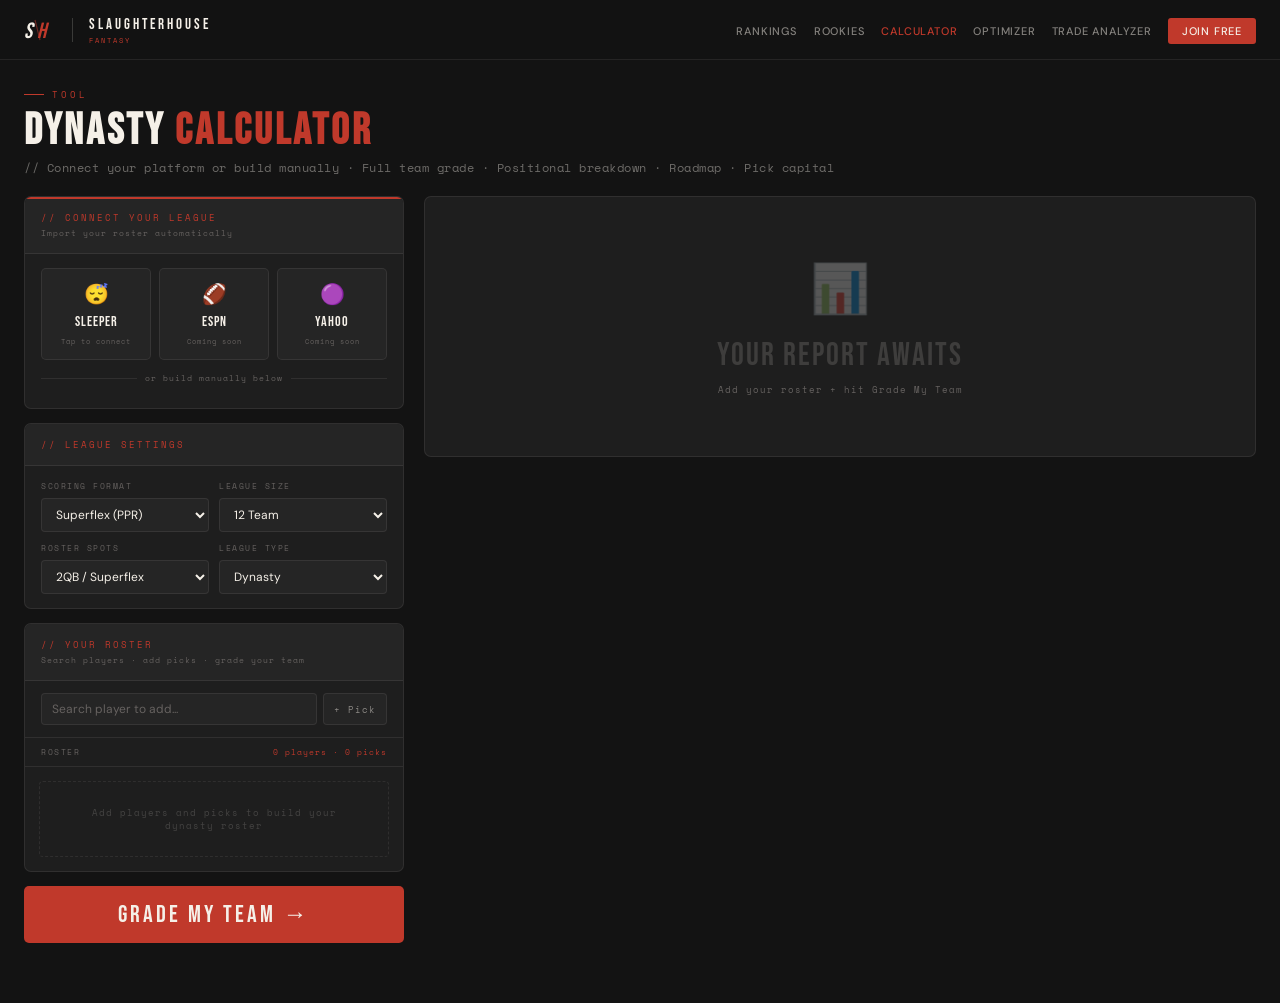
<file: calculator (2).html>
<!DOCTYPE html>
<html lang="en">
<head>
<meta charset="UTF-8">
<meta name="viewport" content="width=device-width, initial-scale=1.0">
<title>Dynasty Calculator — Slaughterhouse Fantasy</title>
<meta name="description" content="Full dynasty team grade calculator. Connect Sleeper, ESPN or Yahoo, or enter manually. Get a complete report: team grade, positional breakdown, contention window, roadmap, and pick capital grade.">
<link rel="preconnect" href="https://fonts.googleapis.com">
<link href="https://fonts.googleapis.com/css2?family=Bebas+Neue&family=DM+Sans:wght@300;400;500;600&family=Space+Mono:wght@400;700&display=swap" rel="stylesheet">
<style>
*,*::before,*::after{margin:0;padding:0;box-sizing:border-box;}
:root{
  --red:#C0392B;--red-dark:#8E2018;--red-dim:rgba(192,57,43,0.1);
  --off-white:#F5F0E8;--charcoal:#131313;--mid:#1E1E1E;--mid2:#252525;--mid3:#2C2C2C;
  --muted:#666260;--border:rgba(245,240,232,0.08);--border-strong:rgba(245,240,232,0.18);
  --green:#4DBD8A;--amber:#EDBA52;--blue:#7AABF0;--purple:#B09FE8;--nav-h:60px;
}
html{scroll-behavior:smooth;}
body{background:var(--charcoal);color:var(--off-white);font-family:'DM Sans',sans-serif;min-height:100vh;-webkit-font-smoothing:antialiased;}

/* NAV */
nav{display:flex;align-items:center;justify-content:space-between;padding:0 24px;height:var(--nav-h);border-bottom:1px solid var(--border);background:rgba(19,19,19,0.97);backdrop-filter:blur(10px);position:sticky;top:0;z-index:200;}
.nav-logo{display:flex;align-items:center;gap:10px;text-decoration:none;flex-shrink:0;}
.nav-wt{font-family:'Bebas Neue',sans-serif;font-size:15px;letter-spacing:3px;color:var(--off-white);}
.nav-ws{font-family:'Space Mono',monospace;font-size:7px;letter-spacing:2px;color:var(--red);display:block;margin-top:1px;}
.nav-div{width:1px;height:24px;background:var(--border-strong);margin:0 6px;}
.nav-links{display:flex;gap:16px;list-style:none;align-items:center;}
.nav-links a{color:rgba(245,240,232,0.5);text-decoration:none;font-size:11px;font-weight:500;letter-spacing:0.8px;text-transform:uppercase;transition:color 0.2s;white-space:nowrap;}
.nav-links a:hover{color:var(--off-white);}
.nav-links a.active{color:var(--red);}
.nav-cta{background:var(--red)!important;color:var(--off-white)!important;padding:6px 14px!important;border-radius:3px!important;}
.mob-btn{display:none;background:transparent;border:1px solid var(--border);color:var(--off-white);padding:6px 10px;border-radius:3px;cursor:pointer;font-size:14px;}

/* PAGE HEADER */
.page-header{padding:28px 24px 0;max-width:1300px;margin:0 auto;}
.eyebrow{font-family:'Space Mono',monospace;font-size:9px;letter-spacing:3px;color:var(--red);text-transform:uppercase;margin-bottom:8px;display:flex;align-items:center;gap:8px;}
.eyebrow::before{content:'';width:20px;height:1px;background:var(--red);}
.page-title{font-family:'Bebas Neue',sans-serif;font-size:44px;letter-spacing:3px;color:var(--off-white);line-height:1;}
.page-title span{color:var(--red);}
.page-sub{font-size:12px;color:rgba(245,240,232,0.4);margin-top:6px;font-family:'Space Mono',monospace;letter-spacing:0.5px;}

/* MAIN LAYOUT */
.main{max-width:1300px;margin:20px auto 0;padding:0 24px 60px;display:grid;grid-template-columns:380px 1fr;gap:20px;align-items:start;}

/* LEFT PANEL */
.left-panel{display:flex;flex-direction:column;gap:14px;}

/* PLATFORM CONNECT */
.platform-card{background:var(--mid);border:1px solid var(--border);border-radius:7px;overflow:hidden;position:relative;}
.platform-card::before{content:'';position:absolute;top:0;left:0;right:0;height:2px;background:var(--red);}
.card-header{padding:14px 16px;border-bottom:1px solid var(--border);background:var(--mid2);}
.card-label{font-family:'Space Mono',monospace;font-size:9px;letter-spacing:2px;color:var(--red);text-transform:uppercase;}
.card-sub{font-family:'Space Mono',monospace;font-size:8px;color:var(--muted);letter-spacing:1px;margin-top:3px;}
.card-body{padding:14px 16px;}
.platform-grid{display:grid;grid-template-columns:1fr 1fr 1fr;gap:8px;margin-bottom:12px;}
.plat-btn{background:var(--mid2);border:1px solid var(--border);border-radius:5px;padding:12px 8px;cursor:pointer;transition:all 0.2s;display:flex;flex-direction:column;align-items:center;gap:6px;}
.plat-btn:hover{border-color:var(--border-strong);background:var(--mid3);}
.plat-btn.connected{border-color:rgba(77,189,138,0.4);background:rgba(77,189,138,0.06);}
.plat-icon{font-size:20px;}
.plat-name{font-family:'Bebas Neue',sans-serif;font-size:14px;letter-spacing:1px;color:var(--off-white);}
.plat-status{font-family:'Space Mono',monospace;font-size:7px;letter-spacing:1px;color:var(--muted);}
.plat-btn.connected .plat-status{color:var(--green);}
.plat-divider{display:flex;align-items:center;gap:8px;margin:10px 0;}
.plat-divider::before,.plat-divider::after{content:'';flex:1;height:1px;background:var(--border);}
.plat-divider span{font-family:'Space Mono',monospace;font-size:8px;color:var(--muted);letter-spacing:1px;}

/* CONNECT MODAL */
.connect-modal{display:none;position:fixed;inset:0;background:rgba(0,0,0,0.75);z-index:300;align-items:center;justify-content:center;}
.connect-modal.open{display:flex;}
.connect-inner{background:var(--mid);border:1px solid var(--border-strong);border-radius:8px;padding:24px;width:360px;max-width:90vw;}
.connect-title{font-family:'Bebas Neue',sans-serif;font-size:24px;letter-spacing:2px;color:var(--off-white);margin-bottom:4px;}
.connect-sub{font-family:'Space Mono',monospace;font-size:9px;color:var(--muted);letter-spacing:1px;margin-bottom:16px;line-height:1.5;}
.connect-input{width:100%;background:var(--mid2);border:1px solid var(--border);border-radius:4px;padding:10px 12px;font-family:'DM Sans',sans-serif;font-size:13px;color:var(--off-white);outline:none;margin-bottom:10px;}
.connect-input:focus{border-color:var(--border-strong);}
.connect-input::placeholder{color:var(--muted);}
.connect-btn{width:100%;background:var(--red);color:var(--off-white);border:none;border-radius:4px;padding:11px;font-family:'Bebas Neue',sans-serif;font-size:18px;letter-spacing:2px;cursor:pointer;transition:background 0.2s;}
.connect-btn:hover{background:var(--red-dark);}
.connect-cancel{width:100%;background:transparent;color:var(--muted);border:none;padding:8px;font-family:'Space Mono',monospace;font-size:9px;cursor:pointer;margin-top:4px;letter-spacing:1px;}
.connect-note{font-family:'Space Mono',monospace;font-size:8px;color:rgba(245,240,232,0.25);line-height:1.6;margin-top:10px;letter-spacing:0.5px;}

/* SETTINGS */
.settings-card{background:var(--mid);border:1px solid var(--border);border-radius:7px;overflow:hidden;}
.settings-grid{padding:14px 16px;display:grid;grid-template-columns:1fr 1fr;gap:10px;}
.setting-item{}
.setting-label{font-family:'Space Mono',monospace;font-size:8px;letter-spacing:1.5px;color:var(--muted);text-transform:uppercase;margin-bottom:6px;}
.setting-select{width:100%;background:var(--mid2);border:1px solid var(--border);border-radius:4px;padding:7px 10px;font-family:'DM Sans',sans-serif;font-size:12px;color:var(--off-white);outline:none;cursor:pointer;}
.setting-select:focus{border-color:var(--border-strong);}

/* ROSTER BUILDER */
.roster-card{background:var(--mid);border:1px solid var(--border);border-radius:7px;overflow:hidden;}
.search-row{padding:12px 16px;border-bottom:1px solid var(--border);display:flex;gap:6px;}
.dd-wrap{flex:1;position:relative;}
.dd-wrap input{width:100%;background:var(--mid2);border:1px solid var(--border);border-radius:4px;padding:7px 10px;font-family:'DM Sans',sans-serif;font-size:12px;color:var(--off-white);outline:none;}
.dd-wrap input::placeholder{color:var(--muted);}
.dd-wrap input:focus{border-color:var(--border-strong);}
.dropdown{position:absolute;top:100%;left:0;right:0;background:var(--mid2);border:1px solid var(--border-strong);border-radius:4px;z-index:100;max-height:200px;overflow-y:auto;margin-top:2px;display:none;}
.dropdown.open{display:block;}
.dd-item{padding:8px 12px;cursor:pointer;display:flex;align-items:center;gap:8px;transition:background 0.1s;border-bottom:1px solid var(--border);}
.dd-item:last-child{border-bottom:none;}
.dd-item:hover{background:var(--mid3);}
.dd-name{font-size:12px;font-weight:600;color:var(--off-white);}
.dd-meta{font-size:9px;color:var(--muted);font-family:'Space Mono',monospace;}
.pos-badge{font-family:'Space Mono',monospace;font-size:8px;font-weight:700;padding:2px 5px;border-radius:2px;flex-shrink:0;}
.QB{background:rgba(192,57,43,0.2);color:#E57368;}
.RB{background:rgba(77,189,138,0.15);color:#4DBD8A;}
.WR{background:rgba(122,171,240,0.15);color:#7AABF0;}
.TE{background:rgba(237,186,82,0.15);color:#EDBA52;}
.PK{background:rgba(176,159,232,0.15);color:#B09FE8;}

/* ADD PICK BTN */
.add-pick-btn{background:var(--mid2);border:1px solid var(--border);border-radius:4px;padding:7px 10px;font-family:'Space Mono',monospace;font-size:9px;color:rgba(245,240,232,0.5);cursor:pointer;transition:all 0.15s;white-space:nowrap;letter-spacing:1px;}
.add-pick-btn:hover{border-color:var(--border-strong);color:var(--off-white);}

/* ROSTER COUNT */
.roster-meta{padding:8px 16px;border-bottom:1px solid var(--border);display:flex;justify-content:space-between;align-items:center;}
.roster-meta-label{font-family:'Space Mono',monospace;font-size:8px;letter-spacing:1.5px;color:var(--muted);text-transform:uppercase;}
.roster-meta-count{font-family:'Space Mono',monospace;font-size:8px;color:var(--red);letter-spacing:1px;}

/* ROSTER LIST */
.roster-list{padding:8px;max-height:380px;overflow-y:auto;}
.roster-item{display:flex;align-items:center;gap:8px;padding:7px 10px;background:var(--mid2);border-radius:4px;border:1px solid var(--border);margin-bottom:4px;}
.roster-item:last-child{margin-bottom:0;}
.ri-av{width:26px;height:26px;border-radius:50%;background:var(--mid3);display:flex;align-items:center;justify-content:center;font-size:8px;font-weight:700;color:rgba(245,240,232,0.6);font-family:'Space Mono',monospace;flex-shrink:0;}
.ri-pick-av{border-radius:3px;background:rgba(176,159,232,0.1);border:1px solid rgba(176,159,232,0.2);}
.ri-name{flex:1;font-size:12px;font-weight:600;color:var(--off-white);}
.ri-sub{font-size:9px;color:var(--muted);font-family:'Space Mono',monospace;margin-top:1px;}
.ri-remove{background:transparent;border:none;color:var(--muted);cursor:pointer;font-size:14px;line-height:1;transition:color 0.15s;flex-shrink:0;}
.ri-remove:hover{color:var(--red);}
.roster-empty{text-align:center;padding:24px;font-family:'Space Mono',monospace;font-size:9px;color:rgba(245,240,232,0.18);letter-spacing:1px;border:1px dashed var(--border);border-radius:4px;margin:6px;}

/* ANALYZE BTN */
.analyze-btn{width:100%;background:var(--red);color:var(--off-white);border:none;border-radius:5px;padding:14px;font-family:'Bebas Neue',sans-serif;font-size:24px;letter-spacing:3px;cursor:pointer;transition:all 0.2s;}
.analyze-btn:hover{background:var(--red-dark);transform:translateY(-1px);}

/* PICK MODAL */
.pick-modal{display:none;position:fixed;inset:0;background:rgba(0,0,0,0.75);z-index:300;align-items:center;justify-content:center;}
.pick-modal.open{display:flex;}
.pick-inner{background:var(--mid);border:1px solid var(--border-strong);border-radius:8px;padding:22px;width:400px;max-width:90vw;max-height:85vh;overflow-y:auto;}
.pick-title{font-family:'Bebas Neue',sans-serif;font-size:24px;letter-spacing:2px;color:var(--off-white);margin-bottom:14px;}
.year-tabs{display:flex;gap:4px;margin-bottom:12px;}
.year-tab{font-family:'Space Mono',monospace;font-size:9px;letter-spacing:1px;padding:5px 12px;border:1px solid var(--border);background:transparent;color:rgba(245,240,232,0.4);cursor:pointer;border-radius:3px;transition:all 0.15s;}
.year-tab.active{background:var(--mid3);border-color:var(--border-strong);color:var(--off-white);}
.picks-grid{display:grid;grid-template-columns:repeat(4,1fr);gap:4px;margin-bottom:10px;}
.pick-slot{background:var(--mid2);border:1px solid var(--border);border-radius:4px;padding:7px 4px;text-align:center;cursor:pointer;transition:all 0.15s;}
.pick-slot:hover{border-color:var(--amber);}
.pick-slot.sel{border-color:var(--amber);background:rgba(237,186,82,0.1);}
.pick-slot-lbl{font-family:'Bebas Neue',sans-serif;font-size:13px;color:var(--off-white);}
.pick-slot-val{font-family:'Space Mono',monospace;font-size:7px;color:var(--amber);margin-top:1px;}
.future-grid{display:grid;grid-template-columns:1fr 1fr 1fr;gap:6px;margin-bottom:8px;}
.future-opt{background:var(--mid2);border:1px solid var(--border);border-radius:4px;padding:8px 6px;text-align:center;cursor:pointer;transition:all 0.15s;}
.future-opt:hover{border-color:rgba(176,159,232,0.4);}
.future-opt.sel{border-color:var(--purple);background:rgba(176,159,232,0.08);}
.fo-round{font-family:'Bebas Neue',sans-serif;font-size:16px;color:var(--off-white);line-height:1;}
.fo-quality{font-family:'Space Mono',monospace;font-size:8px;color:var(--purple);margin-top:2px;letter-spacing:1px;}
.fo-val{font-family:'Space Mono',monospace;font-size:7px;color:var(--muted);margin-top:2px;}
.rnd-label{font-family:'Space Mono',monospace;font-size:8px;letter-spacing:1.5px;color:var(--muted);text-transform:uppercase;margin:8px 0 4px;}
.pick-add-btn{width:100%;background:var(--red);color:var(--off-white);border:none;border-radius:4px;padding:10px;font-family:'Bebas Neue',sans-serif;font-size:17px;letter-spacing:2px;cursor:pointer;margin-top:6px;}
.pick-cancel{width:100%;background:transparent;color:var(--muted);border:none;padding:7px;font-family:'Space Mono',monospace;font-size:9px;cursor:pointer;margin-top:4px;letter-spacing:1px;}

/* RIGHT PANEL — REPORT */
.right-panel{}
.report-placeholder{background:var(--mid);border:1px solid var(--border);border-radius:7px;padding:60px 32px;text-align:center;}
.placeholder-icon{font-size:48px;margin-bottom:16px;opacity:0.25;}
.placeholder-title{font-family:'Bebas Neue',sans-serif;font-size:32px;letter-spacing:2px;color:rgba(245,240,232,0.15);}
.placeholder-sub{font-family:'Space Mono',monospace;font-size:9px;color:var(--muted);letter-spacing:1px;margin-top:8px;}

/* REPORT SECTIONS */
.report{display:flex;flex-direction:column;gap:16px;}

/* OVERALL GRADE */
.grade-card{background:var(--mid);border:1px solid var(--border-strong);border-radius:7px;padding:22px;position:relative;overflow:hidden;}
.grade-card::before{content:'';position:absolute;top:0;left:0;right:0;height:3px;}
.grade-powerhouse::before{background:linear-gradient(90deg,#4DBD8A,#7AABF0);}
.grade-contender::before{background:var(--green);}
.grade-fringe::before{background:var(--amber);}
.grade-developing::before{background:var(--blue);}
.grade-rebuild::before{background:var(--red);}
.grade-top{display:flex;align-items:flex-start;justify-content:space-between;gap:16px;margin-bottom:16px;}
.grade-left{}
.grade-tier-badge{font-family:'Space Mono',monospace;font-size:8px;letter-spacing:2px;text-transform:uppercase;padding:4px 10px;border-radius:3px;display:inline-block;margin-bottom:10px;}
.grade-letter-wrap{display:flex;align-items:baseline;gap:2px;}
.grade-letter{font-family:'Bebas Neue',sans-serif;font-size:88px;line-height:0.85;letter-spacing:-2px;}
.grade-plus{font-family:'Bebas Neue',sans-serif;font-size:44px;}
.grade-right{text-align:right;}
.grade-verdict{font-family:'Bebas Neue',sans-serif;font-size:28px;letter-spacing:2px;color:var(--off-white);line-height:1.1;}
.grade-score{font-family:'Space Mono',monospace;font-size:11px;color:var(--muted);margin-top:6px;letter-spacing:1px;}
.grade-score b{color:var(--off-white);}
.grade-window{font-family:'Space Mono',monospace;font-size:10px;letter-spacing:1px;margin-top:4px;}
.grade-summary{font-size:13px;color:rgba(245,240,232,0.55);line-height:1.7;font-weight:300;border-top:1px solid var(--border);padding-top:14px;}

/* SCORE BAR */
.score-bar-section{margin-bottom:14px;}
.score-bar-label{display:flex;justify-content:space-between;font-family:'Space Mono',monospace;font-size:8px;color:var(--muted);letter-spacing:1px;text-transform:uppercase;margin-bottom:5px;}
.score-bar-track{height:5px;background:var(--mid2);border-radius:3px;overflow:hidden;}
.score-bar-fill{height:100%;border-radius:3px;transition:width 0.6s ease;}

/* POSITIONAL GRADES */
.pos-grades-card{background:var(--mid);border:1px solid var(--border);border-radius:7px;padding:18px;}
.section-label{font-family:'Space Mono',monospace;font-size:9px;letter-spacing:2px;color:var(--red);text-transform:uppercase;margin-bottom:14px;}
.pos-grades-grid{display:grid;grid-template-columns:repeat(4,1fr);gap:10px;margin-bottom:12px;}
.pg-item{background:var(--mid2);border:1px solid var(--border);border-radius:5px;padding:12px 10px;text-align:center;}
.pg-pos-lbl{font-family:'Space Mono',monospace;font-size:8px;letter-spacing:1.5px;color:var(--muted);text-transform:uppercase;margin-bottom:6px;}
.pg-grade{font-family:'Bebas Neue',sans-serif;font-size:34px;letter-spacing:1px;line-height:1;}
.pg-detail{font-size:9px;color:var(--muted);margin-top:4px;font-family:'Space Mono',monospace;letter-spacing:0.5px;}
.pg-bar{height:3px;border-radius:2px;margin-top:8px;}
.pg-players{font-size:10px;color:rgba(245,240,232,0.45);margin-top:6px;line-height:1.5;}

/* PICK CAPITAL GRADE */
.pick-capital-card{background:var(--mid);border:1px solid var(--border);border-radius:7px;padding:18px;}
.pick-capital-grid{display:grid;grid-template-columns:repeat(4,1fr);gap:8px;margin-top:12px;}
.pc-year{background:var(--mid2);border:1px solid var(--border);border-radius:5px;padding:10px;text-align:center;}
.pc-year-label{font-family:'Bebas Neue',sans-serif;font-size:18px;letter-spacing:1px;color:var(--off-white);line-height:1;}
.pc-year-grade{font-family:'Bebas Neue',sans-serif;font-size:28px;letter-spacing:1px;line-height:1;margin-top:4px;}
.pc-year-picks{font-family:'Space Mono',monospace;font-size:8px;color:var(--muted);margin-top:4px;letter-spacing:0.5px;}
.pc-year-val{font-family:'Space Mono',monospace;font-size:9px;margin-top:3px;letter-spacing:1px;}
.pc-total-bar{margin-top:12px;}

/* CONTENTION WINDOW */
.window-card{background:var(--mid);border:1px solid var(--border);border-radius:7px;padding:18px;}
.window-timeline{display:flex;gap:8px;margin-top:12px;align-items:flex-end;}
.wt-col{flex:1;text-align:center;}
.wt-bar-wrap{height:60px;background:var(--mid2);border-radius:3px;overflow:hidden;display:flex;align-items:flex-end;margin-bottom:5px;position:relative;}
.wt-bar{width:100%;border-radius:3px;transition:height 0.5s ease;}
.wt-peak-ring{position:absolute;inset:0;border:2px solid var(--amber);border-radius:3px;opacity:0;}
.wt-peak-ring.show{opacity:1;}
.wt-year-lbl{font-family:'Space Mono',monospace;font-size:8px;color:var(--muted);letter-spacing:1px;}
.wt-score-lbl{font-family:'Space Mono',monospace;font-size:7px;color:var(--muted);margin-top:2px;}

/* ROADMAP */
.roadmap-card{background:var(--mid);border:1px solid var(--border);border-radius:7px;padding:18px;}
.roadmap-strategy{display:flex;align-items:center;gap:10px;padding:12px 14px;border-radius:5px;margin-bottom:14px;}
.rs-icon{font-size:22px;flex-shrink:0;}
.rs-name{font-family:'Bebas Neue',sans-serif;font-size:20px;letter-spacing:1px;color:var(--off-white);}
.rs-desc{font-size:11px;color:rgba(245,240,232,0.5);margin-top:2px;font-weight:300;}
.roadmap-steps{display:flex;flex-direction:column;gap:8px;}
.roadmap-step{display:flex;align-items:flex-start;gap:10px;padding:10px 12px;background:var(--mid2);border-radius:4px;border-left:3px solid var(--border);}
.rs-num{font-family:'Bebas Neue',sans-serif;font-size:20px;color:var(--red);line-height:1;flex-shrink:0;width:20px;}
.rs-text{font-size:12px;color:rgba(245,240,232,0.65);line-height:1.6;font-weight:300;}
.rs-text strong{color:var(--off-white);font-weight:600;}

/* RECOMMENDED MOVES */
.moves-card{background:var(--mid);border:1px solid var(--border);border-radius:7px;padding:18px;}
.move-list{display:flex;flex-direction:column;gap:8px;margin-top:12px;}
.move-item{display:flex;align-items:flex-start;gap:10px;padding:12px 14px;background:var(--mid2);border-radius:5px;border:1px solid var(--border);}
.move-icon{font-size:18px;flex-shrink:0;margin-top:1px;}
.move-content{}
.move-type{font-family:'Space Mono',monospace;font-size:8px;letter-spacing:1.5px;text-transform:uppercase;margin-bottom:3px;}
.move-sell .move-type{color:var(--red);}
.move-buy .move-type{color:var(--green);}
.move-hold .move-type{color:var(--amber);}
.move-draft .move-type{color:var(--blue);}
.move-stash .move-type{color:var(--purple);}
.move-text{font-size:12px;color:rgba(245,240,232,0.65);line-height:1.55;font-weight:300;}

/* MOBILE */
@media(max-width:1000px){
  .main{grid-template-columns:1fr;}
  .pos-grades-grid{grid-template-columns:repeat(2,1fr);}
  .pick-capital-grid{grid-template-columns:repeat(2,1fr);}
}
@media(max-width:768px){
  .nav-links{display:none;}
  .nav-links.open{display:flex;flex-direction:column;position:fixed;top:var(--nav-h);left:0;right:0;background:rgba(19,19,19,0.98);padding:16px 24px;border-bottom:1px solid var(--border);z-index:199;gap:14px;}
  .mob-btn{display:block;}
  .page-title{font-size:32px;}
  .platform-grid{grid-template-columns:1fr 1fr 1fr;}
  .settings-grid{grid-template-columns:1fr;}
  .grade-top{flex-direction:column;}
  .grade-right{text-align:left;}
}
@media(max-width:500px){
  nav,.page-header,.main{padding-left:14px;padding-right:14px;}
  .page-title{font-size:26px;}
  .picks-grid{grid-template-columns:repeat(3,1fr);}
  .future-grid{grid-template-columns:1fr 1fr;}
  .pos-grades-grid{grid-template-columns:1fr 1fr;}
  .pick-capital-grid{grid-template-columns:1fr 1fr;}
}

/* ── PLATFORM CONNECT MODAL ── */
.connect-overlay{display:none;position:fixed;inset:0;background:rgba(0,0,0,0.78);z-index:500;align-items:center;justify-content:center;}
.connect-overlay.open{display:flex;}
.connect-box{background:var(--mid);border:1px solid var(--border-strong);border-radius:8px;padding:26px;width:400px;max-width:92vw;max-height:88vh;overflow-y:auto;}
.connect-box-title{font-family:'Bebas Neue',sans-serif;font-size:26px;letter-spacing:2px;color:var(--off-white);margin-bottom:4px;}
.connect-box-sub{font-family:'Space Mono',monospace;font-size:9px;color:var(--muted);letter-spacing:1px;line-height:1.6;margin-bottom:14px;}
.connect-step{display:flex;align-items:flex-start;gap:10px;padding:9px 12px;background:var(--mid2);border-radius:4px;border:1px solid var(--border);margin-bottom:6px;}
.connect-step-num{font-family:'Bebas Neue',sans-serif;font-size:18px;color:var(--red);line-height:1;flex-shrink:0;width:16px;}
.connect-step-text{font-size:11px;color:rgba(245,240,232,0.6);line-height:1.5;}
.connect-step-text strong{color:var(--off-white);}
.connect-input-row{display:flex;gap:8px;margin:12px 0 8px;}
.connect-text-input{flex:1;background:var(--mid2);border:1px solid var(--border);border-radius:4px;padding:9px 12px;font-family:'DM Sans',sans-serif;font-size:13px;color:var(--off-white);outline:none;}
.connect-text-input:focus{border-color:var(--border-strong);}
.connect-text-input::placeholder{color:var(--muted);}
.connect-submit-btn{background:var(--red);color:var(--off-white);border:none;border-radius:4px;padding:9px 16px;font-family:'Bebas Neue',sans-serif;font-size:16px;letter-spacing:1px;cursor:pointer;white-space:nowrap;}
.connect-submit-btn:disabled{opacity:0.5;cursor:default;}
.connect-loading{display:none;text-align:center;padding:12px;font-family:'Space Mono',monospace;font-size:10px;color:var(--muted);letter-spacing:1px;}
.connect-loading.show{display:block;}
.connect-error{font-family:'Space Mono',monospace;font-size:9px;color:var(--red);letter-spacing:1px;padding:8px 10px;background:rgba(192,57,43,0.08);border:1px solid rgba(192,57,43,0.2);border-radius:3px;margin-top:6px;display:none;}
.connect-error.show{display:block;}
.connect-leagues{display:none;margin-top:10px;}
.connect-leagues.show{display:block;}
.connect-leagues-label{font-family:'Space Mono',monospace;font-size:8px;letter-spacing:1.5px;color:var(--muted);text-transform:uppercase;margin-bottom:6px;}
.league-item{display:flex;align-items:center;justify-content:space-between;padding:9px 12px;background:var(--mid2);border:1px solid var(--border);border-radius:4px;margin-bottom:5px;cursor:pointer;transition:border-color 0.15s;}
.league-item:hover{border-color:var(--border-strong);}
.league-item.sel{border-color:var(--red);background:var(--red-dim);}
.league-name{font-size:12px;font-weight:600;color:var(--off-white);}
.league-meta{font-family:'Space Mono',monospace;font-size:9px;color:var(--muted);margin-top:2px;}
.connect-teams{display:none;margin-top:10px;}
.connect-teams.show{display:block;}
.connect-teams-label{font-family:'Space Mono',monospace;font-size:8px;letter-spacing:1.5px;color:var(--muted);text-transform:uppercase;margin-bottom:6px;}
.team-item{display:flex;align-items:center;justify-content:space-between;padding:8px 12px;background:var(--mid2);border:1px solid var(--border);border-radius:4px;margin-bottom:4px;cursor:pointer;transition:border-color 0.15s;}
.team-item:hover{border-color:var(--border-strong);}
.team-item.sel{border-color:var(--red);background:var(--red-dim);}
.team-name{font-size:12px;font-weight:600;color:var(--off-white);}
.team-record{font-family:'Space Mono',monospace;font-size:9px;color:var(--muted);}
.import-roster-btn{width:100%;background:var(--green);color:var(--charcoal);border:none;border-radius:4px;padding:10px;font-family:'Bebas Neue',sans-serif;font-size:17px;letter-spacing:2px;cursor:pointer;margin-top:8px;font-weight:700;}
.import-roster-btn:disabled{opacity:0.4;cursor:default;}
.connect-cancel-btn{width:100%;background:transparent;color:var(--muted);border:none;padding:8px;font-family:'Space Mono',monospace;font-size:9px;cursor:pointer;margin-top:4px;letter-spacing:1px;}
.connect-api-note{font-family:'Space Mono',monospace;font-size:7px;color:rgba(245,240,232,0.2);line-height:1.6;margin-top:10px;letter-spacing:0.5px;border-top:1px solid var(--border);padding-top:8px;}
.connected-roster-badge{display:none;background:rgba(77,189,138,0.08);border:1px solid rgba(77,189,138,0.25);border-radius:4px;padding:8px 12px;margin:10px 16px;font-family:'Space Mono',monospace;font-size:9px;color:var(--green);letter-spacing:1px;}
.connected-roster-badge.show{display:block;}
.connected-roster-badge span{color:var(--off-white);}

</style>
</head>
<body>
<nav>
  <a class="nav-logo" href="index.html">
    <svg width="32" height="24" viewBox="0 0 32 24" fill="none" style="flex-shrink:0">
      <text x="0" y="20" font-family="'Bebas Neue',sans-serif" font-size="22" fill="#F5F0E8" font-style="italic">S</text>
      <text x="13" y="20" font-family="'Bebas Neue',sans-serif" font-size="22" fill="#C0392B" font-style="italic">H</text>
      <line x1="11" y1="2" x2="16" y2="22" stroke="#C0392B" stroke-width="1.2" opacity="0.5"/>
    </svg>
    <div class="nav-div"></div>
    <div><span class="nav-wt">SLAUGHTERHOUSE</span><span class="nav-ws">FANTASY</span></div>
  </a>
  <button class="mob-btn" id="mobBtn">☰</button>
  <ul class="nav-links" id="navLinks">
    <li><a href="rankings.html">Rankings</a></li>
    <li><a href="rookies.html">Rookies</a></li>
    <li><a href="calculator.html" class="active">Calculator</a></li>
    <li><a href="optimizer.html">Optimizer</a></li>
    <li><a href="trade.html">Trade Analyzer</a></li>
    <li><a href="#" class="nav-cta">Join Free</a></li>
  </ul>
</nav>

<div class="page-header">
  <p class="eyebrow">Tool</p>
  <h1 class="page-title">DYNASTY <span>CALCULATOR</span></h1>
  <p class="page-sub">// Connect your platform or build manually · Full team grade · Positional breakdown · Roadmap · Pick capital</p>
</div>

<div class="main">
  <!-- LEFT PANEL -->
  <div class="left-panel">

    <!-- PLATFORM CONNECT -->
    <div class="platform-card">
      <div class="card-header">
        <div class="card-label">// Connect Your League</div>
        <div class="card-sub">Import your roster automatically</div>
      </div>
      <div class="card-body">
        <div class="platform-grid">
          <div class="plat-btn" id="platSleeper" onclick="openPlatformConnect('Sleeper')">
            <span class="plat-icon">😴</span>
            <div class="plat-name">Sleeper</div>
            <div class="plat-status" id="sleeperStatus">Tap to connect</div>
          </div>
          <div class="plat-btn" id="platESPN" onclick="openPlatformConnect('ESPN')">
            <span class="plat-icon">🏈</span>
            <div class="plat-name">ESPN</div>
            <div class="plat-status" id="espnStatus">Coming soon</div>
          </div>
          <div class="plat-btn" id="platYahoo" onclick="openPlatformConnect('Yahoo')">
            <span class="plat-icon">🟣</span>
            <div class="plat-name">Yahoo</div>
            <div class="plat-status" id="yahooStatus">Coming soon</div>
          </div>
        </div>
        <div class="connected-roster-badge" id="connectedBadge">✓ Connected: <span id="connectedInfo">—</span></div>
        <div class="plat-divider"><span>or build manually below</span></div>
      </div>
    </div>

    <!-- SETTINGS -->
    <div class="settings-card">
      <div class="card-header">
        <div class="card-label">// League Settings</div>
      </div>
      <div class="settings-grid">
        <div class="setting-item">
          <div class="setting-label">Scoring Format</div>
          <select class="setting-select" id="fmtSelect">
            <option value="sf">Superflex (PPR)</option>
            <option value="ppr">PPR</option>
            <option value="half">Half PPR</option>
            <option value="tep15">TE Premium (1.5)</option>
            <option value="tep175">TE Premium (1.75)</option>
            <option value="tep2">TE Premium (2.0)</option>
          </select>
        </div>
        <div class="setting-item">
          <div class="setting-label">League Size</div>
          <select class="setting-select" id="leagueSize">
            <option value="10">10 Team</option>
            <option value="12" selected>12 Team</option>
            <option value="14">14 Team</option>
          </select>
        </div>
        <div class="setting-item">
          <div class="setting-label">Roster Spots</div>
          <select class="setting-select" id="rosterType">
            <option value="sf">2QB / Superflex</option>
            <option value="1qb">1QB Standard</option>
          </select>
        </div>
        <div class="setting-item">
          <div class="setting-label">League Type</div>
          <select class="setting-select" id="leagueType">
            <option value="dynasty">Dynasty</option>
            <option value="keeper">Keeper</option>
          </select>
        </div>
      </div>
    </div>

    <!-- ROSTER BUILDER -->
    <div class="roster-card">
      <div class="card-header">
        <div class="card-label">// Your Roster</div>
        <div class="card-sub">Search players · add picks · grade your team</div>
      </div>
      <div class="search-row">
        <div class="dd-wrap">
          <input type="text" id="playerSearch" placeholder="Search player to add..." autocomplete="off">
          <div class="dropdown" id="playerDropdown"></div>
        </div>
        <button class="add-pick-btn" onclick="openPickModal()">+ Pick</button>
      </div>
      <div class="roster-meta">
        <span class="roster-meta-label">Roster</span>
        <span class="roster-meta-count" id="rosterCount">0 players · 0 picks</span>
      </div>
      <div class="roster-list" id="rosterList">
        <div class="roster-empty">Add players and picks to build your dynasty roster</div>
      </div>
    </div>

    <button class="analyze-btn" onclick="runAnalysis()">GRADE MY TEAM →</button>
  </div>

  <!-- RIGHT PANEL -->
  <div class="right-panel" id="rightPanel">
    <div class="report-placeholder">
      <div class="placeholder-icon">📊</div>
      <div class="placeholder-title">YOUR REPORT AWAITS</div>
      <div class="placeholder-sub">Add your roster + hit Grade My Team</div>
    </div>
  </div>
</div>

<!-- CONNECT MODAL -->
<div class="connect-modal" id="connectModal">
  <div class="connect-inner">
    <div class="connect-title" id="connectTitle">CONNECT</div>
    <div class="connect-sub" id="connectSub">Enter your username to import your roster</div>
    <input type="text" class="connect-input" id="connectInput" placeholder="Enter username or league ID...">
    <button class="connect-btn" onclick="simulateConnect()">CONNECT & IMPORT</button>
    <button class="connect-cancel" onclick="closeConnect()">Cancel</button>
    <div class="connect-note" id="connectNote">Note: Platform integrations require backend API setup. This demo simulates the connection flow. Full live imports will be enabled in a future update.</div>
  </div>
</div>

<!-- PLATFORM CONNECT MODAL -->
<div class="connect-overlay" id="connectOverlay">
  <div class="connect-box">
    <div class="connect-box-title" id="connectModalTitle">CONNECT SLEEPER</div>
    <div class="connect-box-sub" id="connectModalSub">Import your dynasty roster directly from Sleeper — no password needed</div>

    <div id="sleeperSteps">
      <div class="connect-step"><div class="connect-step-num">1</div><div class="connect-step-text">Enter your <strong>Sleeper username</strong> — Sleeper's API is public, no password required.</div></div>
      <div class="connect-step"><div class="connect-step-num">2</div><div class="connect-step-text">Select your <strong>dynasty league</strong> from the list that appears.</div></div>
      <div class="connect-step"><div class="connect-step-num">3</div><div class="connect-step-text">Choose <strong>your team</strong> — your full roster auto-populates into the calculator.</div></div>
    </div>
    <div id="oauthSteps" style="display:none">
      <div class="connect-step"><div class="connect-step-num">1</div><div class="connect-step-text">Enter your <strong>League ID</strong> from your league URL.</div></div>
      <div class="connect-step"><div class="connect-step-num">2</div><div class="connect-step-text"><strong>Full OAuth integration coming soon.</strong> Use Sleeper for live imports now.</div></div>
    </div>

    <div class="connect-input-row">
      <input type="text" class="connect-text-input" id="connectTextInput" placeholder="Your Sleeper username...">
      <button class="connect-submit-btn" id="connectSubmitBtn" onclick="submitPlatformConnect()">FIND</button>
    </div>
    <div class="connect-error" id="connectError">Could not find that account. Please check your spelling.</div>
    <div class="connect-loading" id="connectLoading">Searching leagues...</div>

    <div class="connect-leagues" id="connectLeagues">
      <div class="connect-leagues-label">Select Your League</div>
      <div id="leagueList"></div>
    </div>
    <div class="connect-teams" id="connectTeams">
      <div class="connect-teams-label">Select Your Team</div>
      <div id="teamList"></div>
      <button class="import-roster-btn" id="importRosterBtn" onclick="importRosterToCalc()" disabled>IMPORT MY ROSTER →</button>
    </div>

    <button class="connect-cancel-btn" onclick="closePlatformConnect()">Cancel</button>
    <div class="connect-api-note">Sleeper API is public and free — no authentication needed for roster data. Full live imports require a lightweight backend proxy. ESPN and Yahoo OAuth coming in a future update.</div>
  </div>
</div>

<!-- PICK MODAL -->
<div class="pick-modal" id="pickModal">
  <div class="pick-inner">
    <div class="pick-title">ADD DRAFT PICK</div>
    <div class="year-tabs" id="pickYearTabs">
      <button class="year-tab active" data-year="2026">2026</button>
      <button class="year-tab" data-year="2027">2027</button>
      <button class="year-tab" data-year="2028">2028</button>
      <button class="year-tab" data-year="2029">2029</button>
    </div>
    <div id="pickContent"></div>
    <button class="pick-add-btn" onclick="confirmPick()">ADD PICK</button>
    <button class="pick-cancel" onclick="closePickModal()">Cancel</button>
  </div>
</div>

<script>
// ── PLAYER DATABASE ── 357 players (2025 finishers + 2026 rookies)
const PLAYERS=[
  {name:"Jahmyr Gibbs",pos:"RB",team:"DET",age:23,ppr:9500,half:8634,sf:8360,tep:9500},
  {name:"Drake Maye",pos:"QB",team:"NE",age:23,ppr:9500,half:9500,sf:9800,tep:9500},
  {name:"Puka Nacua",pos:"WR",team:"LAR",age:24,ppr:9451,half:8000,sf:8317,tep:9451},
  {name:"Bijan Robinson",pos:"RB",team:"ATL",age:24,ppr:9344,half:8455,sf:8223,tep:9344},
  {name:"Jaxon Smith-Njigba",pos:"WR",team:"SEA",age:24,ppr:9070,half:7731,sf:7982,tep:9070},
  {name:"Caleb Williams",pos:"QB",team:"CHI",age:23,ppr:8780,half:8780,sf:9800,tep:8780},
  {name:"De'Von Achane",pos:"RB",team:"MIA",age:24,ppr:8135,half:7381,sf:7159,tep:8135},
  {name:"Jeremiyah Love",pos:"RB",team:"ARI",age:21,ppr:8000,half:7440,sf:6960,tep:8000},
  {name:"Carnell Tate",pos:"WR",team:"TEN",age:21,ppr:8000,half:7440,sf:6960,tep:8000},
  {name:"Jordyn Tyson",pos:"WR",team:"NO",age:21,ppr:8000,half:7440,sf:6960,tep:8000},
  {name:"Makai Lemon",pos:"WR",team:"PHI",age:21,ppr:8000,half:7440,sf:6960,tep:8000},
  {name:"KC Concepcion",pos:"WR",team:"CLE",age:21,ppr:8000,half:7440,sf:6960,tep:8000},
  {name:"Trevor Lawrence",pos:"QB",team:"JAC",age:26,ppr:7880,half:7880,sf:9080,tep:7880},
  {name:"Jadarian Price",pos:"RB",team:"SEA",age:22,ppr:7690,half:7152,sf:6690,tep:7690},
  {name:"Jonathan Taylor",pos:"RB",team:"IND",age:27,ppr:7663,half:7145,sf:6743,tep:7663},
  {name:"Kenyon Sadiq",pos:"TE",team:"NYJ",age:21,ppr:7544,half:7016,sf:6563,tep:9430},
  {name:"Bo Nix",pos:"QB",team:"DEN",age:25,ppr:7532,half:7532,sf:8732,tep:7532},
  {name:"Amon-Ra St. Brown",pos:"WR",team:"DET",age:26,ppr:7290,half:5974,sf:6415,tep:7290},
  {name:"Trey McBride",pos:"TE",team:"ARI",age:26,ppr:7108,half:5690,sf:6255,tep:8242},
  {name:"Ashton Jeanty",pos:"RB",team:"LV",age:22,ppr:7059,half:6440,sf:6212,tep:7059},
  {name:"Ja'Marr Chase",pos:"WR",team:"CIN",age:26,ppr:7056,half:5650,sf:6209,tep:7056},
  {name:"George Pickens",pos:"WR",team:"DAL",age:25,ppr:6962,half:5916,sf:6127,tep:6962},
  {name:"Omar Cooper Jr.",pos:"WR",team:"NYJ",age:22,ppr:6869,half:6388,sf:5976,tep:6869},
  {name:"Fernando Mendoza",pos:"QB",team:"LV",age:22,ppr:6826,half:6348,sf:8191,tep:6826},
  {name:"James Cook III",pos:"RB",team:"BUF",age:26,ppr:6800,half:6429,sf:5984,tep:6800},
  {name:"Chase Brown",pos:"RB",team:"CIN",age:25,ppr:6741,half:5965,sf:5932,tep:6741},
  {name:"Jaxson Dart",pos:"QB",team:"NYG",age:23,ppr:6658,half:6658,sf:7858,tep:6658},
  {name:"Eli Stowers",pos:"TE",team:"PHI",age:23,ppr:6480.0,half:6026,sf:5638,tep:8100},
  {name:"Denzel Boston",pos:"WR",team:"CLE",age:22,ppr:6467,half:6014,sf:5626,tep:6467},
  {name:"Jalen Hurts",pos:"QB",team:"PHI",age:27,ppr:6453,half:6453,sf:7653,tep:6453},
  {name:"Antonio Williams",pos:"WR",team:"WAS",age:21,ppr:6445,half:5994,sf:5607,tep:6445},
  {name:"Josh Allen",pos:"QB",team:"BUF",age:29,ppr:6405,half:6405,sf:7605,tep:6405},
  {name:"Chris Bell",pos:"WR",team:"MIA",age:21,ppr:6403,half:5955,sf:5571,tep:6403},
  {name:"Justin Herbert",pos:"QB",team:"LAC",age:27,ppr:6343,half:6343,sf:7543,tep:6343},
  {name:"Kyren Williams",pos:"RB",team:"LAR",age:25,ppr:6279,half:5874,sf:5526,tep:6279},
  {name:"Tetairoa McMillan",pos:"WR",team:"CAR",age:22,ppr:6088,half:5300,sf:5357,tep:6088},
  {name:"Christian McCaffrey",pos:"RB",team:"SF",age:29,ppr:6056,half:4908,sf:5329,tep:6056},
  {name:"Chris Olave",pos:"WR",team:"NO",age:26,ppr:6052,half:4927,sf:5326,tep:6052},
  {name:"Germie Bernard",pos:"WR",team:"PIT",age:22,ppr:6013,half:5592,sf:5231,tep:6013},
  {name:"Jonah Coleman",pos:"RB",team:"DEN",age:22,ppr:6000,half:5580,sf:5220,tep:6000},
  {name:"C.J. Stroud",pos:"QB",team:"HOU",age:23,ppr:5845,half:5845,sf:7045,tep:5845},
  {name:"Zay Flowers",pos:"WR",team:"BAL",age:25,ppr:5802,half:4834,sf:5106,tep:5802},
  {name:"Bryce Young",pos:"QB",team:"CAR",age:24,ppr:5770,half:5770,sf:6970,tep:5770},
  {name:"Ted Hurst",pos:"WR",team:"TB",age:21,ppr:5575,half:5185,sf:4850,tep:5575},
  {name:"Javonte Williams",pos:"RB",team:"DAL",age:26,ppr:5463,half:5069,sf:4807,tep:5463},
  {name:"Travis Etienne Jr.",pos:"RB",team:"NO",age:27,ppr:5370,half:4965,sf:4726,tep:5370},
  {name:"Nick Singleton",pos:"RB",team:"TEN",age:22,ppr:5340,half:4966,sf:4646,tep:5340},
  {name:"Emeka Egbuka",pos:"WR",team:"TB",age:23,ppr:5284,half:4575,sf:4650,tep:5284},
  {name:"Michael Wilson",pos:"WR",team:"ARI",age:25,ppr:5262,half:4384,sf:4631,tep:5262},
  {name:"Chris Brazzell II",pos:"WR",team:"CAR",age:22,ppr:5253,half:4885,sf:4570,tep:5253},
  {name:"Jameson Williams",pos:"WR",team:"DET",age:25,ppr:5245,half:4514,sf:4616,tep:5245},
  {name:"RJ Harvey",pos:"RB",team:"DEN",age:24,ppr:5206,half:4677,sf:4581,tep:5206},
  {name:"Wan'Dale Robinson",pos:"WR",team:"TEN",age:25,ppr:5197,half:4162,sf:4573,tep:5197},
  {name:"TreVeyon Henderson",pos:"RB",team:"NE",age:24,ppr:5197,half:4803,sf:4573,tep:5197},
  {name:"Malachi Fields",pos:"WR",team:"NYG",age:22,ppr:5132,half:4773,sf:4465,tep:5132},
  {name:"Jordan Love",pos:"QB",team:"GB",age:27,ppr:5100,half:5100,sf:6300,tep:5100},
  {name:"Nico Collins",pos:"WR",team:"HOU",age:26,ppr:5090,half:4291,sf:4479,tep:5090},
  {name:"Drake London",pos:"WR",team:"ATL",age:24,ppr:5088,half:4323,sf:4477,tep:5088},
  {name:"Emmett Johnson",pos:"RB",team:"KC",age:22,ppr:5080,half:4724,sf:4420,tep:5080},
  {name:"Elijah Sarratt",pos:"WR",team:"BAL",age:22,ppr:5080,half:4724,sf:4420,tep:5080},
  {name:"Zachariah Branch",pos:"WR",team:"ATL",age:22,ppr:5054,half:4700,sf:4397,tep:5054},
  {name:"Kyle Pitts Sr.",pos:"TE",team:"ATL",age:25,ppr:5028,half:4038,sf:4425,tep:5820},
  {name:"Josh Jacobs",pos:"RB",team:"GB",age:27,ppr:5015,half:4610,sf:4413,tep:5015},
  {name:"Kenneth Gainwell",pos:"RB",team:"TB",age:26,ppr:4979,half:4158,sf:4382,tep:4979},
  {name:"Breece Hall",pos:"RB",team:"NYJ",age:25,ppr:4953,half:4548,sf:4359,tep:4953},
  {name:"De'Zhaun Stribling",pos:"WR",team:"SF",age:23,ppr:4932.0,half:4587,sf:4291,tep:4932.0},
  {name:"Cam Ward",pos:"QB",team:"TEN",age:24,ppr:4881,half:4881,sf:6081,tep:4881},
  {name:"Mike Washington Jr.",pos:"RB",team:"LV",age:22,ppr:4856,half:4516,sf:4225,tep:4856},
  {name:"D'Andre Swift",pos:"RB",team:"CHI",age:27,ppr:4835,half:4453,sf:4255,tep:4835},
  {name:"Sam Darnold",pos:"QB",team:"SEA",age:28,ppr:4826,half:4826,sf:6026,tep:4826},
  {name:"Troy Franklin",pos:"WR",team:"DEN",age:23,ppr:4782,half:4051,sf:4208,tep:4782},
  {name:"Tyler Warren",pos:"TE",team:"IND",age:24,ppr:4750,half:3895,sf:4180,tep:5434},
  {name:"Harold Fannin Jr.",pos:"TE",team:"CLE",age:24,ppr:4697,half:3887,sf:4133,tep:5345},
  {name:"Ja'Kobi Lane",pos:"WR",team:"BAL",age:22,ppr:4631,half:4307,sf:4029,tep:4631},
  {name:"Ty Simpson",pos:"QB",team:"LAR",age:23,ppr:4600.0,half:4278,sf:5520,tep:4600.0},
  {name:"Jaylen Warren",pos:"RB",team:"PIT",age:27,ppr:4592,half:4142,sf:4041,tep:4592},
  {name:"Kenneth Walker III",pos:"RB",team:"KC",age:25,ppr:4577,half:4228,sf:4028,tep:4577},
  {name:"Rico Dowdle",pos:"RB",team:"PIT",age:27,ppr:4575,half:4136,sf:4026,tep:4575},
  {name:"Ladd McConkey",pos:"WR",team:"LAC",age:24,ppr:4558,half:3816,sf:4011,tep:4558},
  {name:"Jacoby Brissett",pos:"QB",team:"ARI",age:28,ppr:4555,half:4555,sf:5755,tep:4555},
  {name:"Justin Jefferson",pos:"WR",team:"MIN",age:26,ppr:4534,half:3589,sf:3990,tep:4534},
  {name:"CeeDee Lamb",pos:"WR",team:"DAL",age:26,ppr:4520,half:3676,sf:3978,tep:4520},
  {name:"Adam Randall",pos:"RB",team:"BAL",age:21,ppr:4508,half:4192,sf:3922,tep:4508},
  {name:"Kaytron Allen",pos:"RB",team:"WAS",age:23,ppr:4488.0,half:4174,sf:3905,tep:4488.0},
  {name:"Tee Higgins",pos:"WR",team:"CIN",age:27,ppr:4475,half:3811,sf:3938,tep:4475},
  {name:"Colston Loveland",pos:"TE",team:"CHI",age:23,ppr:4458,half:3806,sf:3923,tep:4980},
  {name:"Parker Washington",pos:"WR",team:"JAC",age:25,ppr:4405,half:3753,sf:3876,tep:4405},
  {name:"Max Klare",pos:"TE",team:"LAR",age:22,ppr:4372,half:4066,sf:3804,tep:5465},
  {name:"Zach Charbonnet",pos:"RB",team:"SEA",age:25,ppr:4327,half:4102,sf:3808,tep:4327},
  {name:"Quentin Johnston",pos:"WR",team:"LAC",age:24,ppr:4314,half:3740,sf:3796,tep:4314},
  {name:"Lamar Jackson",pos:"QB",team:"BAL",age:28,ppr:4294,half:4294,sf:5494,tep:4294},
  {name:"A.J. Brown",pos:"WR",team:"PHI",age:28,ppr:4263,half:3385,sf:3751,tep:4263},
  {name:"Jake Ferguson",pos:"TE",team:"DAL",age:26,ppr:4232,half:3310,sf:3724,tep:4970},
  {name:"Brock Purdy",pos:"QB",team:"SF",age:26,ppr:4216,half:4216,sf:5416,tep:4216},
  {name:"Baker Mayfield",pos:"QB",team:"TB",age:30,ppr:4137,half:4137,sf:5337,tep:4137},
  {name:"Skyler Bell",pos:"WR",team:"BUF",age:23,ppr:4128.0,half:3839,sf:3591,tep:4128.0},
  {name:"Alec Pierce",pos:"WR",team:"IND",age:26,ppr:4124,half:3595,sf:3629,tep:4124},
  {name:"Jaylen Waddle",pos:"WR",team:"DEN",age:27,ppr:4105,half:3385,sf:3612,tep:4105},
  {name:"Demond Claiborne",pos:"RB",team:"MIN",age:22,ppr:4095,half:3808,sf:3563,tep:4095},
  {name:"Kaelon Black",pos:"RB",team:"SF",age:24,ppr:4072.0,half:3787,sf:3543,tep:4072.0},
  {name:"Oscar Delp",pos:"TE",team:"NO",age:22,ppr:4026,half:3744,sf:3503,tep:5032},
  {name:"Rhamondre Stevenson",pos:"RB",team:"NE",age:26,ppr:4023,half:3663,sf:3540,tep:4023},
  {name:"Kyle Monangai",pos:"RB",team:"CHI",age:23,ppr:3961,half:3759,sf:3486,tep:3961},
  {name:"Romeo Doubs",pos:"WR",team:"NE",age:25,ppr:3945,half:3326,sf:3472,tep:3945},
  {name:"Rome Odunze",pos:"WR",team:"CHI",age:23,ppr:3944,half:3449,sf:3471,tep:3944},
  {name:"Michael Pittman Jr.",pos:"WR",team:"PIT",age:28,ppr:3916,half:3016,sf:3446,tep:3916},
  {name:"Luther Burden III",pos:"WR",team:"CHI",age:21,ppr:3885,half:3356,sf:3419,tep:3885},
  {name:"Tre Tucker",pos:"WR",team:"LV",age:25,ppr:3856,half:3215,sf:3393,tep:3856},
  {name:"Tyrone Tracy Jr.",pos:"RB",team:"NYG",age:25,ppr:3835,half:3430,sf:3375,tep:3835},
  {name:"Dak Prescott",pos:"QB",team:"DAL",age:31,ppr:3789,half:3789,sf:4989,tep:3789},
  {name:"Jacory Croskey-Merritt",pos:"RB",team:"WAS",age:23,ppr:3788,half:3687,sf:3333,tep:3788},
  {name:"Eli Raridon",pos:"TE",team:"NE",age:22,ppr:3784,half:3519,sf:3292,tep:4730},
  {name:"Brian Thomas Jr.",pos:"WR",team:"JAC",age:23,ppr:3748,half:3208,sf:3298,tep:3748},
  {name:"Khalil Shakir",pos:"WR",team:"BUF",age:26,ppr:3744,half:2934,sf:3295,tep:3744},
  {name:"Bucky Irving",pos:"RB",team:"TB",age:23,ppr:3739,half:3401,sf:3290,tep:3739},
  {name:"Tua Tagovailoa",pos:"QB",team:"ATL",age:27,ppr:3716,half:3716,sf:4916,tep:3716},
  {name:"AJ Barner",pos:"TE",team:"SEA",age:24,ppr:3712,half:3127,sf:3267,tep:4180},
  {name:"J.J. McCarthy",pos:"QB",team:"MIN",age:23,ppr:3710,half:3710,sf:4910,tep:3710},
  {name:"Tyler Shough",pos:"QB",team:"NO",age:26,ppr:3690,half:3690,sf:4890,tep:3690},
  {name:"Josh Downs",pos:"WR",team:"IND",age:23,ppr:3683,half:3031,sf:3241,tep:3683},
  {name:"Omarion Hampton",pos:"RB",team:"LAC",age:23,ppr:3664,half:3304,sf:3224,tep:3664},
  {name:"Drew Allar",pos:"QB",team:"PIT",age:22,ppr:3663,half:3407,sf:4396,tep:3663},
  {name:"Jordan Addison",pos:"WR",team:"MIN",age:23,ppr:3648,half:3176,sf:3210,tep:3648},
  {name:"Bryce Lance",pos:"WR",team:"NO",age:23,ppr:3632.0,half:3378,sf:3160,tep:3632.0},
  {name:"Eli Heidenreich",pos:"RB",team:"PIT",age:22,ppr:3624,half:3370,sf:3153,tep:3624},
  {name:"DK Metcalf",pos:"WR",team:"PIT",age:28,ppr:3622,half:2958,sf:3187,tep:3622},
  {name:"Brenen Thompson",pos:"WR",team:"LAC",age:22,ppr:3620,half:3367,sf:3149,tep:3620},
  {name:"Carson Beck",pos:"QB",team:"ARI",age:23,ppr:3616.0,half:3363,sf:4339,tep:3616.0},
  {name:"Woody Marks",pos:"RB",team:"HOU",age:25,ppr:3604,half:3334,sf:3172,tep:3604},
  {name:"Caleb Douglas",pos:"WR",team:"MIA",age:22,ppr:3594,half:3342,sf:3127,tep:3594},
  {name:"Jared Goff",pos:"QB",team:"DET",age:31,ppr:3570,half:3570,sf:4770,tep:3570},
  {name:"Rashid Shaheed",pos:"WR",team:"SEA",age:26,ppr:3524,half:2860,sf:3101,tep:3524},
  {name:"Jayden Higgins",pos:"WR",team:"HOU",age:23,ppr:3497,half:3036,sf:3077,tep:3497},
  {name:"Seth McGowan",pos:"RB",team:"IND",age:24,ppr:3452.0,half:3210,sf:3003,tep:3452.0},
  {name:"Marvin Harrison Jr.",pos:"WR",team:"ARI",age:23,ppr:3451,half:2990,sf:3037,tep:3451},
  {name:"Theo Johnson",pos:"TE",team:"NYG",age:23,ppr:3451,half:2945,sf:3037,tep:3856},
  {name:"DeVonta Smith",pos:"WR",team:"PHI",age:29,ppr:3450,half:2584,sf:3036,tep:3450},
  {name:"Cade Klubnik",pos:"QB",team:"NYJ",age:22,ppr:3430,half:3190,sf:4116,tep:3430},
  {name:"Garrett Nussmeier",pos:"QB",team:"KC",age:24,ppr:3420.0,half:3181,sf:4104,tep:3420.0},
  {name:"Saquon Barkley",pos:"RB",team:"PHI",age:29,ppr:3377,half:2961,sf:2972,tep:3377},
  {name:"Elic Ayomanor",pos:"WR",team:"TEN",age:22,ppr:3355,half:2894,sf:2952,tep:3355},
  {name:"Sam Roush",pos:"TE",team:"CHI",age:22,ppr:3331,half:3098,sf:2898,tep:4164},
  {name:"Kevin Coleman Jr.",pos:"WR",team:"MIA",age:22,ppr:3318,half:3086,sf:2887,tep:3318},
  {name:"Oronde Gadsden II",pos:"WR",team:"LAC",age:24,ppr:3311,half:2760,sf:2914,tep:3311},
  {name:"DJ Moore",pos:"WR",team:"BUF",age:28,ppr:3293,half:2731,sf:2898,tep:3293},
  {name:"J'Mari Taylor",pos:"RB",team:"JAC",age:24,ppr:3220.0,half:2995,sf:2801,tep:3220.0},
  {name:"Deebo Samuel Sr.",pos:"WR",team:"FA",age:29,ppr:3218,half:2408,sf:2832,tep:3218},
  {name:"Courtland Sutton",pos:"WR",team:"DEN",age:30,ppr:3213,half:2381,sf:2827,tep:3213},
  {name:"Xavier Worthy",pos:"WR",team:"KC",age:22,ppr:3165,half:2693,sf:2785,tep:3165},
  {name:"Kayshon Boutte",pos:"WR",team:"NE",age:24,ppr:3127,half:2756,sf:2752,tep:3127},
  {name:"Blake Corum",pos:"RB",team:"LAR",age:24,ppr:3080,half:2990,sf:2710,tep:3080},
  {name:"Ryan Flournoy",pos:"WR",team:"DAL",age:23,ppr:3078,half:2628,sf:2709,tep:3078},
  {name:"Jack Endries",pos:"TE",team:"CIN",age:22,ppr:3060,half:2846,sf:2662,tep:3825},
  {name:"Tony Pollard",pos:"RB",team:"TEN",age:28,ppr:3056,half:2685,sf:2689,tep:3056},
  {name:"Deion Burks",pos:"WR",team:"IND",age:23,ppr:3052.0,half:2838,sf:2655,tep:3052.0},
  {name:"Taylen Green",pos:"QB",team:"CLE",age:23,ppr:3052.0,half:2838,sf:3662,tep:3052.0},
  {name:"Jam Miller",pos:"RB",team:"NE",age:22,ppr:3040,half:2827,sf:2645,tep:3040},
  {name:"Dalton Schultz",pos:"TE",team:"HOU",age:29,ppr:3038,half:2116,sf:2673,tep:3776},
  {name:"Tanner Koziol",pos:"TE",team:"JAC",age:22,ppr:3037,half:2824,sf:2642,tep:3796},
  {name:"Cole Payton",pos:"QB",team:"PHI",age:23,ppr:3036.0,half:2823,sf:3643,tep:3036.0},
  {name:"Rachaad White",pos:"RB",team:"WAS",age:27,ppr:3025,half:2575,sf:2662,tep:3025},
  {name:"Zavion Thomas",pos:"WR",team:"CHI",age:22,ppr:3009,half:2798,sf:2618,tep:3009},
  {name:"Michael Trigg",pos:"TE",team:"DAL",age:23,ppr:3008.0,half:2797,sf:2617,tep:3760},
  {name:"Jakobi Meyers",pos:"WR",team:"JAC",age:29,ppr:3007,half:2163,sf:2646,tep:3007},
  {name:"Chimere Dike",pos:"WR",team:"TEN",age:25,ppr:3007,half:2467,sf:2646,tep:3007},
  {name:"Roman Hemby",pos:"RB",team:"LV",age:23,ppr:2992.0,half:2783,sf:2603,tep:2992.0},
  {name:"Christian Watson",pos:"WR",team:"GB",age:26,ppr:2979,half:2585,sf:2622,tep:2979},
  {name:"Kimani Vidal",pos:"RB",team:"LAC",age:24,ppr:2971,half:2791,sf:2614,tep:2971},
  {name:"Jauan Jennings",pos:"WR",team:"MIN",age:29,ppr:2963,half:2344,sf:2607,tep:2963},
  {name:"Tyler Allgeier",pos:"RB",team:"ARI",age:25,ppr:2934,half:2776,sf:2582,tep:2934},
  {name:"Barion Brown",pos:"WR",team:"NO",age:22,ppr:2920,half:2716,sf:2540,tep:2920},
  {name:"Jordan Mason",pos:"RB",team:"MIN",age:26,ppr:2900,half:2742,sf:2552,tep:2900},
  {name:"Mac Jones",pos:"QB",team:"SF",age:27,ppr:2876,half:2876,sf:4076,tep:2876},
  {name:"Dalton Kincaid",pos:"TE",team:"BUF",age:26,ppr:2837,half:2398,sf:2497,tep:3188},
  {name:"Marlin Klein",pos:"TE",team:"HOU",age:23,ppr:2836.8,half:2638,sf:2468,tep:3546},
  {name:"Chuba Hubbard",pos:"RB",team:"CAR",age:26,ppr:2822,half:2484,sf:2483,tep:2822},
  {name:"Reggie Virgil",pos:"WR",team:"ARI",age:22,ppr:2819,half:2622,sf:2453,tep:2819},
  {name:"Brenton Strange",pos:"TE",team:"JAC",age:25,ppr:2814,half:2296,sf:2476,tep:3228},
  {name:"Chig Okonkwo",pos:"TE",team:"WAS",age:26,ppr:2790,half:2160,sf:2455,tep:3294},
  {name:"Malik Washington",pos:"WR",team:"MIA",age:25,ppr:2784,half:2266,sf:2450,tep:2784},
  {name:"Derrick Henry",pos:"RB",team:"BAL",age:31,ppr:2780,half:2611,sf:2446,tep:2780},
  {name:"Keon Coleman",pos:"WR",team:"BUF",age:23,ppr:2765,half:2337,sf:2433,tep:2765},
  {name:"CJ Daniels",pos:"WR",team:"LAR",age:24,ppr:2750.4,half:2558,sf:2393,tep:2750.4},
  {name:"Cade Otton",pos:"TE",team:"TB",age:26,ppr:2750,half:2086,sf:2420,tep:3281},
  {name:"Colby Parkinson",pos:"TE",team:"LAR",age:27,ppr:2746,half:2262,sf:2416,tep:3133},
  {name:"David Montgomery",pos:"RB",team:"HOU",age:28,ppr:2745,half:2475,sf:2416,tep:2745},
  {name:"Jerry Jeudy",pos:"WR",team:"CLE",age:26,ppr:2716,half:2154,sf:2390,tep:2716},
  {name:"Dallas Goedert",pos:"TE",team:"PHI",age:30,ppr:2707,half:2032,sf:2382,tep:3247},
  {name:"Joe Burrow",pos:"QB",team:"CIN",age:28,ppr:2700,half:2700,sf:3900,tep:2700},
  {name:"Sam LaPorta",pos:"TE",team:"DET",age:24,ppr:2694,half:2244,sf:2371,tep:3054},
  {name:"Cyrus Allen",pos:"WR",team:"KC",age:23,ppr:2674.8,half:2488,sf:2327,tep:2674.8},
  {name:"Tyjae Spears",pos:"RB",team:"TEN",age:25,ppr:2664,half:2158,sf:2344,tep:2664},
  {name:"Hollywood Brown",pos:"WR",team:"PHI",age:28,ppr:2664,half:2113,sf:2344,tep:2664},
  {name:"Juwan Johnson",pos:"TE",team:"NO",age:30,ppr:2631,half:1765,sf:2315,tep:3324},
  {name:"Malik Benson",pos:"WR",team:"LV",age:23,ppr:2584.8,half:2404,sf:2249,tep:2584.8},
  {name:"Kendrick Law",pos:"WR",team:"DET",age:22,ppr:2574,half:2394,sf:2239,tep:2574},
  {name:"Matthew Hibner",pos:"TE",team:"BAL",age:24,ppr:2566.8,half:2387,sf:2233,tep:3208},
  {name:"Shedeur Sanders",pos:"QB",team:"CLE",age:23,ppr:2562,half:2562,sf:3762,tep:2562},
  {name:"Stefon Diggs",pos:"WR",team:"FA",age:31,ppr:2461,half:1505,sf:2166,tep:2461},
  {name:"J.K. Dobbins",pos:"RB",team:"DEN",age:27,ppr:2452,half:2328,sf:2158,tep:2452},
  {name:"Josh Cameron",pos:"WR",team:"JAC",age:23,ppr:2448.0,half:2277,sf:2130,tep:2448.0},
  {name:"Pat Freiermuth",pos:"TE",team:"PIT",age:27,ppr:2403,half:1942,sf:2115,tep:2772},
  {name:"Mason Taylor",pos:"TE",team:"NYJ",age:23,ppr:2400,half:1905,sf:2112,tep:2796},
  {name:"Ricky Pearsall",pos:"WR",team:"SF",age:23,ppr:2392,half:1987,sf:2105,tep:2392},
  {name:"Bhayshul Tuten",pos:"RB",team:"JAC",age:23,ppr:2392,half:2280,sf:2105,tep:2392},
  {name:"Jaydn Ott",pos:"RB",team:"KC",age:23,ppr:2390.4,half:2223,sf:2080,tep:2390.4},
  {name:"Colbie Young",pos:"WR",team:"CIN",age:23,ppr:2386.8,half:2220,sf:2077,tep:2386.8},
  {name:"T.J. Hockenson",pos:"TE",team:"MIN",age:27,ppr:2386,half:1812,sf:2100,tep:2845},
  {name:"Adonai Mitchell",pos:"WR",team:"NYJ",age:23,ppr:2374,half:2003,sf:2089,tep:2374},
  {name:"Dylan Sampson",pos:"RB",team:"CLE",age:23,ppr:2365,half:1994,sf:2081,tep:2365},
  {name:"Nate Boerkircher",pos:"TE",team:"JAC",age:24,ppr:2347.2,half:2183,sf:2042,tep:2934},
  {name:"Marvin Mims Jr.",pos:"WR",team:"DEN",age:24,ppr:2343,half:1927,sf:2062,tep:2343},
  {name:"Spencer Rattler",pos:"QB",team:"NO",age:26,ppr:2342,half:2342,sf:3542,tep:2342},
  {name:"Tez Johnson",pos:"WR",team:"TB",age:24,ppr:2334,half:2019,sf:2054,tep:2334},
  {name:"Dean Connors",pos:"RB",team:"LAR",age:22,ppr:2317,half:2155,sf:2016,tep:2317},
  {name:"Jeff Caldwell",pos:"WR",team:"KC",age:23,ppr:2304.0,half:2143,sf:2004,tep:2304.0},
  {name:"Joe Royer",pos:"TE",team:"CLE",age:24,ppr:2296.7999999999997,half:2136,sf:1998,tep:2871},
  {name:"Jalen Coker",pos:"WR",team:"CAR",age:24,ppr:2278,half:1907,sf:2005,tep:2278},
  {name:"RJ Maryland",pos:"TE",team:"GB",age:21,ppr:2277,half:2118,sf:1981,tep:2846},
  {name:"Jalen Nailor",pos:"WR",team:"LV",age:26,ppr:2266,half:1940,sf:1994,tep:2266},
  {name:"Xavier Legette",pos:"WR",team:"CAR",age:24,ppr:2250,half:1856,sf:1980,tep:2250},
  {name:"Michael Carter",pos:"RB",team:"TEN",age:26,ppr:2228,half:1857,sf:1961,tep:2228},
  {name:"Xavier Hutchinson",pos:"WR",team:"HOU",age:26,ppr:2205,half:1811,sf:1940,tep:2205},
  {name:"Will Kacmarek",pos:"TE",team:"MIA",age:23,ppr:2203.2000000000003,half:2049,sf:1917,tep:2754},
  {name:"Chris Rodriguez Jr.",pos:"RB",team:"JAC",age:25,ppr:2194,half:2160,sf:1931,tep:2194},
  {name:"Gunnar Helm",pos:"TE",team:"TEN",age:25,ppr:2187,half:1692,sf:1925,tep:2583},
  {name:"Sean Tucker",pos:"RB",team:"TB",age:25,ppr:2179,half:2089,sf:1918,tep:2179},
  {name:"Kaden Wetjen",pos:"WR",team:"PIT",age:24,ppr:2174.4,half:2022,sf:1892,tep:2174.4},
  {name:"Tyren Montgomery",pos:"WR",team:"TEN",age:24,ppr:2163.6,half:2012,sf:1882,tep:2163.6},
  {name:"DeMario Douglas",pos:"WR",team:"NE",age:26,ppr:2156,half:1807,sf:1897,tep:2156},
  {name:"Andrei Iosivas",pos:"WR",team:"CIN",age:25,ppr:2144,half:1773,sf:1887,tep:2144},
  {name:"Emanuel Wilson",pos:"RB",team:"SEA",age:26,ppr:2126,half:1957,sf:1871,tep:2126},
  {name:"Josh Cuevas",pos:"TE",team:"BAL",age:22,ppr:2103,half:1956,sf:1830,tep:2629},
  {name:"Jake Tonges",pos:"TE",team:"SF",age:26,ppr:2099,half:1717,sf:1847,tep:2405},
  {name:"Hunter Henry",pos:"TE",team:"NE",age:31,ppr:2092,half:1417,sf:1841,tep:2632},
  {name:"Dae'Quan Wright",pos:"TE",team:"PHI",age:22,ppr:2084,half:1938,sf:1813,tep:2605},
  {name:"Isaac TeSlaa",pos:"WR",team:"DET",age:23,ppr:2050,half:1870,sf:1804,tep:2050},
  {name:"Jaren Kanak",pos:"TE",team:"TEN",age:22,ppr:2022,half:1880,sf:1759,tep:2528},
  {name:"Pat Bryant",pos:"WR",team:"DEN",age:23,ppr:2020,half:1671,sf:1778,tep:2020},
  {name:"Dallen Bentley",pos:"TE",team:"DEN",age:25,ppr:2016.0,half:1875,sf:1754,tep:2520},
  {name:"Davante Adams",pos:"WR",team:"LAR",age:32,ppr:2006,half:1331,sf:1765,tep:2006},
  {name:"Dawson Knox",pos:"TE",team:"BUF",age:28,ppr:2006,half:1601,sf:1765,tep:2330},
  {name:"Darnell Washington",pos:"TE",team:"PIT",age:23,ppr:1982,half:1633,sf:1744,tep:2261},
  {name:"Calvin Austin III",pos:"WR",team:"NYG",age:26,ppr:1940,half:1591,sf:1707,tep:1940},
  {name:"Mark Andrews",pos:"TE",team:"BAL",age:30,ppr:1916,half:1376,sf:1686,tep:2348},
  {name:"Darius Slayton",pos:"WR",team:"NYG",age:28,ppr:1912,half:1496,sf:1683,tep:1912},
  {name:"Chase Roberts",pos:"WR",team:"LV",age:25,ppr:1904.4,half:1771,sf:1657,tep:1904.4},
  {name:"Carsen Ryan",pos:"TE",team:"CLE",age:22,ppr:1897,half:1764,sf:1650,tep:2371},
  {name:"Matthew Golden",pos:"WR",team:"GB",age:23,ppr:1890,half:1564,sf:1663,tep:1890},
  {name:"Riley Nowakowski",pos:"TE",team:"PIT",age:23,ppr:1882.8,half:1751,sf:1638,tep:2354},
  {name:"Michael Mayer",pos:"TE",team:"LV",age:24,ppr:1859,half:1465,sf:1636,tep:2174},
  {name:"Jaylin Noel",pos:"WR",team:"HOU",age:23,ppr:1847,half:1555,sf:1625,tep:1847},
  {name:"Isiah Pacheco",pos:"RB",team:"DET",age:27,ppr:1846,half:1632,sf:1624,tep:1846},
  {name:"Dillon Gabriel",pos:"QB",team:"CLE",age:24,ppr:1817,half:1817,sf:3017,tep:1817},
  {name:"John Metchie III",pos:"WR",team:"CAR",age:24,ppr:1812,half:1441,sf:1595,tep:1812},
  {name:"Kareem Hunt",pos:"RB",team:"FA",age:30,ppr:1808,half:1606,sf:1591,tep:1808},
  {name:"Dontayvion Wicks",pos:"WR",team:"PHI",age:25,ppr:1808,half:1470,sf:1591,tep:1808},
  {name:"Isaiah Davis",pos:"RB",team:"NYJ",age:24,ppr:1794,half:1558,sf:1579,tep:1794},
  {name:"Seydou Traore",pos:"TE",team:"MIA",age:23,ppr:1791.0,half:1666,sf:1558,tep:2239},
  {name:"Devin Singletary",pos:"RB",team:"NYG",age:28,ppr:1789,half:1587,sf:1574,tep:1789},
  {name:"Cole Kmet",pos:"TE",team:"CHI",age:26,ppr:1771,half:1433,sf:1558,tep:2041},
  {name:"Tre Harris",pos:"WR",team:"LAC",age:24,ppr:1749,half:1411,sf:1539,tep:1749},
  {name:"Darnell Mooney",pos:"WR",team:"NYG",age:27,ppr:1741,half:1381,sf:1532,tep:1741},
  {name:"Terry McLaurin",pos:"WR",team:"WAS",age:30,ppr:1670,half:1242,sf:1470,tep:1670},
  {name:"David Njoku",pos:"TE",team:"FA",age:28,ppr:1670,half:1299,sf:1470,tep:1967},
  {name:"Keenan Allen",pos:"WR",team:"LAC",age:32,ppr:1644,half:733,sf:1447,tep:1644},
  {name:"Olamide Zaccheaus",pos:"WR",team:"ATL",age:28,ppr:1641,half:1202,sf:1444,tep:1641},
  {name:"Tory Horton",pos:"WR",team:"SEA",age:24,ppr:1641,half:1495,sf:1444,tep:1641},
  {name:"Brashard Smith",pos:"RB",team:"KC",age:24,ppr:1595,half:1314,sf:1404,tep:1595},
  {name:"Noah Fant",pos:"TE",team:"NO",age:27,ppr:1582,half:1200,sf:1392,tep:1888},
  {name:"Isaiah Bond",pos:"WR",team:"CLE",age:22,ppr:1576,half:1374,sf:1387,tep:1576},
  {name:"Marcus Mariota",pos:"QB",team:"WAS",age:31,ppr:1550,half:1550,sf:2750,tep:1550},
  {name:"Tommy Tremble",pos:"TE",team:"CAR",age:25,ppr:1524,half:1220,sf:1341,tep:1767},
  {name:"Aaron Jones Sr.",pos:"RB",team:"MIN",age:30,ppr:1476,half:1161,sf:1299,tep:1476},
  {name:"Ollie Gordon II",pos:"RB",team:"MIA",age:23,ppr:1460,half:1381,sf:1285,tep:1460},
  {name:"Ja'Tavion Sanders",pos:"TE",team:"CAR",age:23,ppr:1458,half:1132,sf:1283,tep:1719},
  {name:"Ty Johnson",pos:"RB",team:"BUF",age:29,ppr:1458,half:1188,sf:1283,tep:1458},
  {name:"George Kittle",pos:"TE",team:"SF",age:32,ppr:1454,half:813,sf:1280,tep:1967},
  {name:"Greg Dortch",pos:"WR",team:"DET",age:28,ppr:1453,half:1127,sf:1279,tep:1453},
  {name:"Matthew Stafford",pos:"QB",team:"LAR",age:37,ppr:1452,half:1452,sf:2652,tep:1452},
  {name:"KaVontae Turpin",pos:"WR",team:"DAL",age:29,ppr:1445,half:1153,sf:1272,tep:1445},
  {name:"Ray Davis",pos:"RB",team:"BUF",age:26,ppr:1442,half:1330,sf:1269,tep:1442},
  {name:"Cedric Tillman",pos:"WR",team:"CLE",age:25,ppr:1431,half:1195,sf:1259,tep:1431},
  {name:"JuJu Smith-Schuster",pos:"WR",team:"FA",age:28,ppr:1422,half:1051,sf:1251,tep:1422},
  {name:"Chris Godwin Jr.",pos:"WR",team:"TB",age:29,ppr:1420,half:1049,sf:1250,tep:1420},
  {name:"Greg Dulcich",pos:"TE",team:"MIA",age:26,ppr:1413,half:1121,sf:1243,tep:1647},
  {name:"Davis Allen",pos:"TE",team:"LAR",age:26,ppr:1413,half:1143,sf:1243,tep:1629},
  {name:"Keaton Mitchell",pos:"RB",team:"LAC",age:24,ppr:1396,half:1295,sf:1228,tep:1396},
  {name:"Isaiah Likely",pos:"TE",team:"NYG",age:26,ppr:1388,half:1084,sf:1221,tep:1631},
  {name:"Elijah Higgins",pos:"TE",team:"ARI",age:25,ppr:1385,half:1047,sf:1219,tep:1655},
  {name:"Tank Bigsby",pos:"RB",team:"PHI",age:24,ppr:1355,half:1321,sf:1192,tep:1355},
  {name:"Kendrick Bourne",pos:"WR",team:"ARI",age:30,ppr:1347,half:931,sf:1185,tep:1347},
  {name:"Kyle Williams",pos:"WR",team:"NE",age:23,ppr:1328,half:1216,sf:1169,tep:1328},
  {name:"Mack Hollins",pos:"WR",team:"NE",age:31,ppr:1327,half:809,sf:1168,tep:1327},
  {name:"Brian Robinson Jr.",pos:"RB",team:"ATL",age:27,ppr:1322,half:1232,sf:1163,tep:1322},
  {name:"Rashod Bateman",pos:"WR",team:"BAL",age:25,ppr:1321,half:1107,sf:1162,tep:1321},
  {name:"Terrance Ferguson",pos:"TE",team:"LAR",age:24,ppr:1313,half:1189,sf:1155,tep:1412},
  {name:"Emari Demercado",pos:"RB",team:"KC",age:26,ppr:1312,half:1166,sf:1155,tep:1312},
  {name:"Nick Chubb",pos:"RB",team:"FA",age:29,ppr:1284,half:1138,sf:1130,tep:1284},
  {name:"Jackson Hawes",pos:"TE",team:"BUF",age:25,ppr:1257,half:1077,sf:1106,tep:1401},
  {name:"Alvin Kamara",pos:"RB",team:"NO",age:30,ppr:1252,half:881,sf:1102,tep:1252},
  {name:"Jonnu Smith",pos:"TE",team:"FA",age:30,ppr:1246,half:818,sf:1096,tep:1588},
  {name:"Xavier Smith",pos:"WR",team:"LAR",age:24,ppr:1217,half:1015,sf:1071,tep:1217},
  {name:"Jaylen Wright",pos:"RB",team:"MIA",age:24,ppr:1214,half:1158,sf:1068,tep:1214},
  {name:"Audric Estime",pos:"RB",team:"NO",age:24,ppr:1212,half:1077,sf:1067,tep:1212},
  {name:"Evan Engram",pos:"TE",team:"DEN",age:31,ppr:1203,half:641,sf:1059,tep:1653},
  {name:"Jahan Dotson",pos:"WR",team:"ATL",age:25,ppr:1198,half:996,sf:1054,tep:1198},
  {name:"Van Jefferson",pos:"WR",team:"WAS",age:29,ppr:1197,half:871,sf:1053,tep:1197},
  {name:"Joshua Palmer",pos:"WR",team:"BUF",age:26,ppr:1177,half:929,sf:1036,tep:1177},
  {name:"Luke Musgrave",pos:"TE",team:"GB",age:25,ppr:1173,half:903,sf:1032,tep:1389},
  {name:"Jayden Reed",pos:"WR",team:"GB",age:25,ppr:1156,half:942,sf:1017,tep:1156},
  {name:"Jack Bech",pos:"WR",team:"LV",age:23,ppr:1145,half:920,sf:1008,tep:1145},
  {name:"Samaje Perine",pos:"RB",team:"CIN",age:29,ppr:1132,half:941,sf:996,tep:1132},
  {name:"Dyami Brown",pos:"WR",team:"WAS",age:26,ppr:1118,half:893,sf:984,tep:1118},
  {name:"Cooper Kupp",pos:"WR",team:"SEA",age:32,ppr:1056,half:527,sf:929,tep:1056},
  {name:"Mike Gesicki",pos:"TE",team:"CIN",age:30,ppr:1034,half:719,sf:910,tep:1286},
  {name:"Christian Kirk",pos:"WR",team:"SF",age:29,ppr:990,half:675,sf:871,tep:990},
  {name:"Zavier Scott",pos:"RB",team:"MIN",age:24,ppr:988,half:830,sf:869,tep:988},
  {name:"Jalen Tolbert",pos:"WR",team:"MIA",age:27,ppr:979,half:777,sf:862,tep:979},
  {name:"Roman Wilson",pos:"WR",team:"PIT",age:24,ppr:972,half:837,sf:855,tep:972},
  {name:"Trey Benson",pos:"RB",team:"ARI",age:23,ppr:955,half:809,sf:840,tep:955},
  {name:"Aaron Rodgers",pos:"QB",team:"FA",age:41,ppr:948,half:948,sf:2148,tep:948},
  {name:"Justice Hill",pos:"RB",team:"BAL",age:29,ppr:948,half:712,sf:834,tep:948},
  {name:"Josh Oliver",pos:"TE",team:"MIN",age:29,ppr:941,half:772,sf:828,tep:1076},
  {name:"Jeremy McNichols",pos:"RB",team:"WAS",age:30,ppr:904,half:623,sf:796,tep:904},
  {name:"Malachi Corley",pos:"WR",team:"CLE",age:23,ppr:853,half:729,sf:751,tep:853},
  {name:"David Sills V",pos:"WR",team:"TB",age:29,ppr:840,half:638,sf:739,tep:840},
  {name:"Brock Wright",pos:"TE",team:"DET",age:26,ppr:828,half:670,sf:729,tep:954},
  {name:"Noah Gray",pos:"TE",team:"KC",age:27,ppr:821,half:585,sf:722,tep:1010},
  {name:"Jawhar Jordan",pos:"RB",team:"HOU",age:23,ppr:802,half:723,sf:706,tep:802},
  {name:"Brady Cook",pos:"QB",team:"NYJ",age:26,ppr:799,half:799,sf:1999,tep:799},
  {name:"Darren Waller",pos:"TE",team:"FA",age:32,ppr:798,half:528,sf:702,tep:1014},
  {name:"Travis Kelce",pos:"TE",team:"KC",age:36,ppr:782,half:100,sf:688,tep:1466},
  {name:"Geno Smith",pos:"QB",team:"NYJ",age:35,ppr:773,half:773,sf:1973,tep:773},
  {name:"Mike Evans",pos:"WR",team:"SF",age:32,ppr:763,half:425,sf:671,tep:763},
  {name:"Jalen McMillan",pos:"WR",team:"TB",age:24,ppr:754,half:619,sf:664,tep:754},
  {name:"Tutu Atwell",pos:"WR",team:"MIA",age:25,ppr:744,half:676,sf:655,tep:744},
  {name:"Sterling Shepard",pos:"WR",team:"FA",age:32,ppr:738,half:299,sf:649,tep:738},
  {name:"Jahdae Walker",pos:"WR",team:"CHI",age:23,ppr:721,half:653,sf:634,tep:721},
  {name:"Ben Sinnott",pos:"TE",team:"WAS",age:24,ppr:716,half:592,sf:630,tep:815},
  {name:"Austin Hooper",pos:"TE",team:"ATL",age:31,ppr:694,half:458,sf:611,tep:883},
  {name:"Demarcus Robinson",pos:"WR",team:"SF",age:31,ppr:681,half:433,sf:599,tep:681},
  {name:"Elijah Moore",pos:"WR",team:"PHI",age:26,ppr:644,half:543,sf:567,tep:644},
  {name:"Tyler Higbee",pos:"TE",team:"LAR",age:32,ppr:640,half:359,sf:563,tep:865},
  {name:"Joe Flacco",pos:"QB",team:"CIN",age:40,ppr:635,half:635,sf:1835,tep:635},
  {name:"Kalif Raymond",pos:"WR",team:"CHI",age:32,ppr:601,half:331,sf:529,tep:601},
  {name:"Dont'e Thornton Jr.",pos:"WR",team:"LV",age:24,ppr:592,half:480,sf:521,tep:592},
  {name:"Jaydon Blue",pos:"RB",team:"DAL",age:22,ppr:588,half:577,sf:517,tep:588},
  {name:"Raheim Sanders",pos:"RB",team:"CLE",age:22,ppr:585,half:551,sf:515,tep:585},
  {name:"Tyler Lockett",pos:"WR",team:"LV",age:33,ppr:494,half:134,sf:435,tep:494},
  {name:"DeAndre Hopkins",pos:"WR",team:"BAL",age:33,ppr:452,half:204,sf:398,tep:452},
  {name:"Zay Jones",pos:"WR",team:"FA",age:30,ppr:443,half:308,sf:390,tep:443},
  {name:"Will Shipley",pos:"RB",team:"PHI",age:24,ppr:441,half:340,sf:388,tep:441},
  {name:"Braelon Allen",pos:"RB",team:"NYJ",age:22,ppr:440,half:418,sf:387,tep:440},
  {name:"Kirk Cousins",pos:"QB",team:"LV",age:36,ppr:439,half:439,sf:1639,tep:439},
  {name:"Curtis Samuel",pos:"WR",team:"FA",age:29,ppr:361,half:282,sf:318,tep:361},
  {name:"Chris Moore",pos:"WR",team:"FA",age:32,ppr:347,half:223,sf:305,tep:347},
];


// ── PICK VALUES ──
const PICKS_2026={
  10:{1:[9200,8800,8400,8000,7600,7200,6800,6400,6000,5600],2:[5000,4600,4200,3800,3500,3200,2900,2600,2300,2000],3:[1800,1600,1400,1200,1100,1000,900,800,700,600],4:[550,500,450,400,350,300,280,260,240,220]},
  12:{1:[9200,8800,8400,8000,7600,7200,6800,6400,6000,5600,5200,4800],2:[4400,4000,3600,3200,2900,2600,2300,2000,1800,1600,1400,1200],3:[1100,1000,900,800,720,640,560,480,400,350,300,260],4:[240,220,200,180,160,150,140,130,120,110,100,90]},
  14:{1:[9200,8800,8400,8000,7600,7200,6800,6400,6000,5600,5200,4800,4400,4000],2:[3600,3200,2900,2600,2300,2000,1800,1600,1400,1200,1100,1000,900,800],3:[720,640,560,480,400,350,300,260,220,190,160,140,120,100],4:[90,80,72,64,56,48,40,36,32,28,24,20,18,16]}
};
// Future picks — already discounted by year multiplier
const FUTURE_PICKS={
  2027:{1:{Early:4200,Mid:3200,Late:2400},2:{Early:1800,Mid:1200,Late:800},3:{Early:600,Mid:400,Late:260},4:{Early:200,Mid:140,Late:90}},
  2028:{1:{Early:1900,Mid:1400,Late:1050},2:{Early:750,Mid:500,Late:330},3:{Early:240,Mid:160,Late:100},4:{Early:72,Mid:50,Late:32}},
  2029:{1:{Early:900,Mid:700,Late:530},2:{Early:360,Mid:240,Late:160},3:{Early:120,Mid:78,Late:50},4:{Early:38,Mid:26,Late:16}}
};
// Year multipliers for grade scoring (shown to user)
const YEAR_MULT={2026:1.0,2027:0.85,2028:0.45,2029:0.25};

let roster=[];
let pickSelYear='2026',pickSelRound=1,pickSelSlot=null,pickSelQuality=null;
let connectPlatform='';

// ── FORMAT VALUE ──
function getPlayerVal(p){
  const fmt=document.getElementById('fmtSelect').value;
  if(fmt==='ppr') return p.ppr;
  if(fmt==='half') return p.half;
  if(fmt==='sf') return p.sf;
  if(fmt.startsWith('tep')){
    const mult=fmt==='tep15'?1.5:fmt==='tep175'?1.75:2.0;
    const bonus=p.pos==='TE'?Math.round(p.ppr*(mult-1)*0.12):0;
    return p.ppr+bonus;
  }
  return p.ppr;
}

// ── CONNECT MODAL ──
function openConnect(platform){
  connectPlatform=platform;
  const configs={
    Sleeper:{title:'CONNECT SLEEPER',sub:'Enter your Sleeper username to auto-import your dynasty roster.',placeholder:'Your Sleeper username',note:'Sleeper has a free public API — no OAuth required. Full live import coming soon.'},
    ESPN:{title:'CONNECT ESPN',sub:'Enter your ESPN league ID and team number to import your roster.',placeholder:'ESPN League ID',note:'ESPN requires OAuth authentication. Full live import coming soon.'},
    Yahoo:{title:'CONNECT YAHOO',sub:'Enter your Yahoo league ID to import your roster.',placeholder:'Yahoo League ID',note:'Yahoo requires OAuth authentication. Full live import coming soon.'}
  };
  const c=configs[platform];
  document.getElementById('connectTitle').textContent=c.title;
  document.getElementById('connectSub').textContent=c.sub;
  document.getElementById('connectInput').placeholder=c.placeholder;
  document.getElementById('connectNote').textContent=c.note;
  document.getElementById('connectInput').value='';
  document.getElementById('connectModal').classList.add('open');
}
function closeConnect(){document.getElementById('connectModal').classList.remove('open');}
function simulateConnect(){
  const val=document.getElementById('connectInput').value.trim();
  if(!val){alert('Please enter your username or league ID.');return;}
  closeConnect();
  alert(`✓ "${val}" connected! In the live build, this would auto-import your full dynasty roster from ${connectPlatform}. For now, please add your players manually below.`);
  document.getElementById('plat'+connectPlatform).classList.add('connected');
  document.getElementById('plat'+connectPlatform).querySelector('.plat-status').textContent='✓ Connected';
}

// ── SEARCH ──
function ini(n){const p=n.split(' ');return p.length===1?n.slice(0,2).toUpperCase():(p[0][0]+p[p.length-1][0]).toUpperCase();}

document.getElementById('playerSearch').addEventListener('input',function(){
  const q=this.value.toLowerCase().trim();
  const dd=document.getElementById('playerDropdown');
  if(q.length<2){dd.classList.remove('open');return;}
  const taken=new Set(roster.filter(r=>r.type==='player').map(r=>r.data.name));
  const matches=PLAYERS.filter(p=>!taken.has(p.name)&&(p.name.toLowerCase().includes(q)||p.team.toLowerCase().includes(q)||p.pos.toLowerCase().includes(q))).slice(0,8);
  if(!matches.length){dd.classList.remove('open');return;}
  dd.innerHTML=matches.map(p=>`
    <div class="dd-item" onclick="addPlayer('${p.name.replace(/'/g,"\\'")}')">
      <span class="pos-badge ${p.pos}">${p.pos}</span>
      <div><div class="dd-name">${p.name}</div><div class="dd-meta">${p.team} · Age ${p.age}</div></div>
    </div>`).join('');
  dd.classList.add('open');
});
document.addEventListener('click',e=>{if(!e.target.closest('#playerSearch')&&!e.target.closest('#playerDropdown')) document.getElementById('playerDropdown').classList.remove('open');});

function addPlayer(name){
  const p=PLAYERS.find(x=>x.name===name);
  if(!p||roster.find(r=>r.type==='player'&&r.data.name===name)) return;
  roster.push({type:'player',data:p});
  document.getElementById('playerSearch').value='';
  document.getElementById('playerDropdown').classList.remove('open');
  renderRoster();
}
function removeAsset(idx){
  roster.splice(idx,1);
  renderRoster();
}

function renderRoster(){
  const list=document.getElementById('rosterList');
  const players=roster.filter(r=>r.type==='player');
  const picks=roster.filter(r=>r.type==='pick');
  document.getElementById('rosterCount').textContent=`${players.length} player${players.length!==1?'s':''} · ${picks.length} pick${picks.length!==1?'s':''}`;
  if(!roster.length){
    list.innerHTML='<div class="roster-empty">Add players and picks to build your dynasty roster</div>';
    return;
  }
  const sorted=[...roster].sort((a,b)=>{
    if(a.type!==b.type) return a.type==='player'?-1:1;
    if(a.type==='player') return getPlayerVal(b.data)-getPlayerVal(a.data);
    return b.value-a.value;
  });
  list.innerHTML=sorted.map((r,i)=>{
    const origIdx=roster.indexOf(r);
    const isPick=r.type==='pick';
    return `<div class="roster-item">
      <div class="ri-av ${isPick?'ri-pick-av':''}">${isPick?'📋':ini(r.data.name)}</div>
      <span class="pos-badge ${isPick?'PK':r.data.pos}">${isPick?'PICK':r.data.pos}</span>
      <div style="flex:1">
        <div class="ri-name">${isPick?r.name:r.data.name}</div>
        <div class="ri-sub">${isPick?r.desc:`${r.data.team} · Age ${r.data.age}`}</div>
      </div>
      <button class="ri-remove" onclick="removeAsset(${origIdx})">×</button>
    </div>`;
  }).join('');
}

// ── PICK MODAL ──
function openPickModal(){
  pickSelYear='2026';pickSelRound=1;pickSelSlot=null;pickSelQuality=null;
  document.querySelectorAll('.year-tab').forEach(t=>t.classList.toggle('active',t.dataset.year==='2026'));
  buildPickContent();
  document.getElementById('pickModal').classList.add('open');
}
function closePickModal(){document.getElementById('pickModal').classList.remove('open');}
document.getElementById('pickYearTabs').addEventListener('click',e=>{
  const t=e.target.closest('.year-tab');if(!t)return;
  pickSelYear=t.dataset.year;pickSelSlot=null;pickSelQuality=null;
  document.querySelectorAll('.year-tab').forEach(x=>x.classList.toggle('active',x===t));
  buildPickContent();
});
function buildPickContent(){
  const ls=parseInt(document.getElementById('leagueSize').value);
  const c=document.getElementById('pickContent');
  if(pickSelYear==='2026'){
    const slots=PICKS_2026[ls];
    let html=`<div style="font-family:'Space Mono',monospace;font-size:8px;color:var(--amber);letter-spacing:1.5px;text-transform:uppercase;margin-bottom:8px">2026 · Specific Picks (${ls}-team)</div>`;
    [1,2,3,4].forEach(r=>{
      html+=`<div class="rnd-label">Round ${r}</div><div class="picks-grid">`;
      slots[r].forEach((val,i)=>{
        const lbl=`${r}.${String(i+1).padStart(2,'0')}`;
        const sel=(pickSelRound===r&&pickSelSlot===i)?'sel':'';
        html+=`<div class="pick-slot ${sel}" onclick="sel2026(${r},${i})"><div class="pick-slot-lbl">${lbl}</div><div class="pick-slot-val">${(val/100).toFixed(0)}</div></div>`;
      });
      html+=`</div>`;
    });
    c.innerHTML=html;
  } else {
    const yr=parseInt(pickSelYear);
    const vals=FUTURE_PICKS[yr];
    const mult=YEAR_MULT[yr];
    let html=`<div style="font-family:'Space Mono',monospace;font-size:8px;color:var(--purple);letter-spacing:1.5px;text-transform:uppercase;margin-bottom:4px">${pickSelYear} · Future Picks (${Math.round(mult*100)}% value weight)</div>`;
    html+=`<div style="font-family:'Space Mono',monospace;font-size:8px;color:var(--muted);letter-spacing:1px;margin-bottom:10px">${yr===2027?'Deep class — strong value':'Murky class — speculative value'}</div>`;
    [1,2,3,4].forEach(r=>{
      html+=`<div class="rnd-label">Round ${r}</div><div class="future-grid">`;
      ['Early','Mid','Late'].forEach(q=>{
        const v=vals[r][q];
        const sel=(pickSelRound===r&&pickSelQuality===q)?'sel':'';
        html+=`<div class="future-opt ${sel}" onclick="selFuture(${r},'${q}')"><div class="fo-round">${r}${r===1?'st':r===2?'nd':r===3?'rd':'th'}</div><div class="fo-quality">${q}</div><div class="fo-val">${(v/100).toFixed(0)}</div></div>`;
      });
      html+=`</div>`;
    });
    c.innerHTML=html;
  }
}
function sel2026(r,i){pickSelRound=r;pickSelSlot=i;pickSelQuality=null;buildPickContent();}
function selFuture(r,q){pickSelRound=r;pickSelQuality=q;pickSelSlot=null;buildPickContent();}
function confirmPick(){
  const ls=parseInt(document.getElementById('leagueSize').value);
  let val,name,desc;
  if(pickSelYear==='2026'){
    if(pickSelSlot===null){alert('Select a pick slot.');return;}
    val=PICKS_2026[ls][pickSelRound][pickSelSlot];
    const lbl=`${pickSelRound}.${String(pickSelSlot+1).padStart(2,'0')}`;
    name=`2026 Round ${pickSelRound} Pick ${lbl}`;
    desc=`2026 specific · ${lbl} · ${ls}-team`;
  } else {
    if(!pickSelQuality){alert('Select Early, Mid, or Late.');return;}
    val=FUTURE_PICKS[parseInt(pickSelYear)][pickSelRound][pickSelQuality];
    name=`${pickSelYear} Round ${pickSelRound} (${pickSelQuality})`;
    desc=`${pickSelYear} future · Rd ${pickSelRound} · ${pickSelQuality}`;
  }
  roster.push({type:'pick',name,desc,value:val,year:parseInt(pickSelYear),round:pickSelRound});
  renderRoster();
  closePickModal();
}

// ── ANALYSIS ENGINE ──
function runAnalysis(){
  if(roster.length<3){alert('Add at least 3 players to generate a meaningful report.');return;}
  const fmt=document.getElementById('fmtSelect').value;
  const ls=parseInt(document.getElementById('leagueSize').value);
  const isSF=fmt==='sf'||document.getElementById('rosterType').value==='sf';
  const isTEP=fmt.startsWith('tep');
  const tepMult=fmt==='tep15'?1.5:fmt==='tep175'?1.75:2.0;

  // Split roster
  const qbs=roster.filter(r=>r.type==='player'&&r.data.pos==='QB').sort((a,b)=>getPlayerVal(b.data)-getPlayerVal(a.data));
  const rbs=roster.filter(r=>r.type==='player'&&r.data.pos==='RB').sort((a,b)=>getPlayerVal(b.data)-getPlayerVal(a.data));
  const wrs=roster.filter(r=>r.type==='player'&&r.data.pos==='WR').sort((a,b)=>getPlayerVal(b.data)-getPlayerVal(a.data));
  const tes=roster.filter(r=>r.type==='player'&&r.data.pos==='TE').sort((a,b)=>getPlayerVal(b.data)-getPlayerVal(a.data));
  const picks=roster.filter(r=>r.type==='pick');

  function avgVal(arr,n){
    const slice=arr.slice(0,n);
    if(!slice.length) return 0;
    return slice.reduce((s,r)=>s+getPlayerVal(r.data),0)/slice.length;
  }
  function avgAge(arr){
    if(!arr.length) return 0;
    return arr.reduce((s,r)=>s+r.data.age,0)/arr.length;
  }

  // ── POSITIONAL SCORES (0-100) ──
  const maxQB=9800, maxRB=9200, maxWR=9100, maxTE=8800;

  // QB Score (15% weight, 22% if SF)
  const qbTop=isSF?qbs.slice(0,2):qbs.slice(0,1);
  const qbScore=qbTop.length?Math.min(100,Math.round(avgVal(qbTop,2)/maxQB*100)):0;

  // RB Score (20% weight)
  const rbScore=rbs.length?Math.min(100,Math.round((avgVal(rbs,2)*0.7+avgVal(rbs,4)*0.3)/maxRB*100)):0;

  // WR Score (25% weight)
  const wrScore=wrs.length?Math.min(100,Math.round((avgVal(wrs,2)*0.65+avgVal(wrs,4)*0.35)/maxWR*100)):0;

  // TE Score (15% weight, higher if TEP)
  const teScore=tes.length?Math.min(100,Math.round(avgVal(tes,1)/maxTE*100*(isTEP?1.2:1.0))):0;

  // Age Score (15% weight) — lower avg age = higher score
  const allPlayers=[...qbs,...rbs,...wrs,...tes].slice(0,10);
  const teamAvgAge=allPlayers.length?allPlayers.reduce((s,r)=>s+r.data.age,0)/allPlayers.length:28;
  const ageScore=Math.min(100,Math.max(0,Math.round((30-teamAvgAge)*10)));

  // Youth stars count
  const youngStars=allPlayers.filter(r=>r.data.age<=23&&getPlayerVal(r.data)>=6000).length;
  const agingVets=allPlayers.filter(r=>r.data.age>=30&&getPlayerVal(r.data)>=5000).length;

  // Pick Capital Score (10% weight)
  // Group picks by year, apply year multipliers, then score
  const picks2026=picks.filter(p=>p.year===2026);
  const picks2027=picks.filter(p=>p.year===2027);
  const picks2028=picks.filter(p=>p.year===2028);
  const picks2029=picks.filter(p=>p.year===2029);
  const pickCapitalRaw=
    picks2026.reduce((s,p)=>s+p.value*YEAR_MULT[2026],0)+
    picks2027.reduce((s,p)=>s+p.value*YEAR_MULT[2027],0)+
    picks2028.reduce((s,p)=>s+p.value*YEAR_MULT[2028],0)+
    picks2029.reduce((s,p)=>s+p.value*YEAR_MULT[2029],0);
  // Score pick capital — max expected is ~2 first rounders at full value
  const pickScore=Math.min(100,Math.round(pickCapitalRaw/18000*100));

  // ── WEIGHTED OVERALL SCORE ──
  const qbW=isSF?0.20:0.15;
  const rbW=0.20, wrW=0.25, teW=isTEP?0.18:0.15;
  const ageW=0.12, pickW=0.10;
  const remaining=1-(qbW+rbW+wrW+teW+ageW+pickW);
  const overallScore=Math.round(
    qbScore*qbW+rbScore*rbW+wrScore*wrW+teScore*teW+ageScore*ageW+pickScore*pickW
  );

  // ── TIER & VERDICT ──
  let tier,tierBadge,tierColor,tierBg,verdict,gradeLetterStr,gradePlusStr,windowStr,summary;
  if(overallScore>=88){
    tier='powerhouse';tierBadge='💎 DYNASTY POWERHOUSE';tierColor='#4DBD8A';
    verdict='DYNASTY POWERHOUSE';gradeLetterStr='A';gradePlusStr='+';
    windowStr='Championship window: NOW — 3+ years';
    summary='You have the rare combination of elite talent, roster depth, and youth. This is a multi-year championship machine. Your only job is to protect the core, avoid panic trades, and stay aggressive in the short term.';
  } else if(overallScore>=75){
    tier='contender';tierBadge='🟢 CONTENDER';tierColor='var(--green)';
    verdict='LEGITIMATE CONTENDER';gradeLetterStr='A';gradePlusStr='';
    windowStr='Championship window: This season — 2 years';
    summary='This is a real championship-caliber roster. You have elite pieces and a viable path to a title. A few targeted upgrades could push you over the top. Avoid rebuilding — your window is open.';
  } else if(overallScore>=62){
    tier='fringe';tierBadge='🟡 FRINGE CONTENDER';tierColor='var(--amber)';
    verdict='FRINGE CONTENDER';gradeLetterStr='B';gradePlusStr=youngStars>=2?'+':'';
    windowStr='Championship window: 1-2 years (with upgrades)';
    summary='You have genuine pieces but clear gaps preventing championship contention. The right moves — whether buying at a weak position or selling aging depth — could flip you into a real contender relatively quickly.';
  } else if(overallScore>=45){
    tier='developing';tierBadge='🔵 DEVELOPING';tierColor='var(--blue)';
    verdict=youngStars>=2?'DEVELOPING — HIGH UPSIDE':'DEVELOPING';gradeLetterStr='C';gradePlusStr=youngStars>=2?'+':'';
    windowStr=youngStars>=2?'Championship window: 2-3 years':'Championship window: 3+ years';
    summary=youngStars>=2?'Your young core gives this rebuild real upside. The pieces are there but they need more time. Be patient, keep accumulating assets, and your window will open.':'Your roster needs significant work. Focus on adding youth and draft capital. The rebuild is necessary — embrace it and set yourself up for a dominant future.';
  } else {
    tier='rebuild';tierBadge='🔴 FULL REBUILD';tierColor='var(--red)';
    verdict='FULL REBUILD';gradeLetterStr='D';gradePlusStr='';
    windowStr='Championship window: 3-5 years';
    summary='This roster needs a reset. Identify 1-2 young pieces worth building around, maximize value on aging veterans, load up on picks, and commit to the process. Done right, rebuilds create the next dynasty powerhouse.';
  }

  // ── POS LETTER GRADES ──
  function scoreToGrade(s){
    if(s>=90)return{g:'A+',c:'var(--green)'};if(s>=80)return{g:'A',c:'var(--green)'};
    if(s>=73)return{g:'B+',c:'var(--blue)'};if(s>=65)return{g:'B',c:'var(--blue)'};
    if(s>=57)return{g:'C+',c:'var(--amber)'};if(s>=48)return{g:'C',c:'var(--amber)'};
    if(s>=38)return{g:'D+',c:'var(--red)'};return{g:'D',c:'var(--red)'};
  }
  const qbG=scoreToGrade(qbScore),rbG=scoreToGrade(rbScore),wrG=scoreToGrade(wrScore),teG=scoreToGrade(teScore),pickG=scoreToGrade(pickScore);

  // ── CONTENTION TIMELINE ──
  const years=['2026','2027','2028','2029','2030'];
  const peakYear=overallScore>=75?'2026':overallScore>=62?'2027':overallScore>=45?'2028':'2029';
  const timelineScores=years.map(y=>{
    const offset=parseInt(y)-parseInt(peakYear);
    const base=overallScore;
    const yearBonus=youngStars*2;
    return Math.max(5,Math.min(100,base-Math.abs(offset)*10+yearBonus+(offset<0?-15:0)));
  });
  function timelineColor(s){if(s>=75)return'var(--green)';if(s>=55)return'var(--amber)';return'rgba(245,240,232,0.15)';}

  // ── ROADMAP ──
  const roadmaps={
    powerhouse:{icon:'💎',name:'SUSTAIN THE DYNASTY',desc:'Protect your core, replace aging depth, stay aggressive',steps:[
      'Lock in contracts on your young cornerstone players — do not trade them regardless of offer',
      'Sell <strong>aging depth</strong> (28+ players outside your top 8) at peak value — buy low on replacements',
      'Target rookie drafts to replace RBs entering their decline phase (27+)',
      'Stay aggressive in trades — your contention window justifies mortgaging future picks for win-now pieces',
      'Monitor your QB situation closely — elite QB play is the single biggest factor in dynasty championships'
    ]},
    contender:{icon:'🏆',name:'WIN NOW',desc:'Your window is open — make the moves to close it',steps:[
      'Identify your <strong>one or two biggest roster holes</strong> and address them aggressively this offseason',
      'Consider trading future picks (especially 2028-2029) for proven veterans — your window is now',
      'Sell high on any aging contributors (28+ RBs especially) before their value drops further',
      'Do not panic sell young pieces — they are assets that help you sustain the window',
      'Target playoff-schedule teams in your lineup optimizer every week — matchups matter in dynasty too'
    ]},
    fringe:{icon:'📈',name:'TARGETED UPGRADE',desc:'Close the gap with a few smart moves',steps:[
      'Pinpoint your weakest position group and buy aggressively there — do not spread resources thin',
      'Sell <strong>aging depth</strong> for youth at your weakest position rather than picking in the draft',
      'Avoid trading young players under 24 — they are your path to the next window',
      'Target the upcoming rookie draft for your weakest position group',
      'Evaluate your QB situation honestly — a mediocre QB is often the hidden cap on a fringe contender'
    ]},
    developing:{icon:'🔨',name:'CONTROLLED REBUILD',desc:'Build the foundation for your next dynasty run',steps:[
      'Keep your young cornerstones (23 and under with elite value) — these are non-negotiable holds',
      'Sell aging veterans (28+) at whatever value you can get and reinvest in youth and picks',
      'Prioritize <strong>2026 and 2027 draft capital</strong> — both classes are strong and picks are more valuable now',
      'Target the upcoming rookie draft with multiple picks — volume in youth rebuilds wins',
      'Patience is your most valuable asset right now — trust the process and avoid panic moves'
    ]},
    rebuild:{icon:'🔴',name:'FULL REBUILD',desc:'Tear it down and build something special',steps:[
      'Accept the rebuild — trying to half-rebuild leads to being stuck in mediocrity for years',
      'Maximize value on <strong>every aging veteran</strong> (27+) — someone always overpays for established names',
      'Accumulate 2026 and 2027 picks aggressively — these are your rebuild currency',
      'Identify 1-2 young players worth keeping as your new foundation and build around them',
      'Embrace the draft — loading up on 3-4 rookies per year is how you turn a rebuild into a dynasty'
    ]},
  };
  const rm=roadmaps[tier];

  // ── RECOMMENDED MOVES ──
  const moves=[];
  const sortedVets=allPlayers.filter(r=>r.data.age>=29&&getPlayerVal(r.data)>=4000).sort((a,b)=>getPlayerVal(b.data)-getPlayerVal(a.data));
  if(sortedVets.length) moves.push({type:'sell',icon:'📤',text:`Sell high on <strong>${sortedVets[0].data.name}</strong> (Age ${sortedVets[0].data.age}, ${sortedVets[0].data.pos}) before their value declines. A contending team will overpay for proven production.`});
  if(rbScore<55) moves.push({type:'buy',icon:'📥',text:`Your <strong>RB corps is your weakest unit</strong>. Target pass-catching backs aged 22-24 — they hold dynasty value longer and provide PPR floors. The upcoming rookie draft has strong RB options.`});
  if(wrScore<55) moves.push({type:'buy',icon:'📥',text:`<strong>WR depth is thin</strong>. Wide receivers have the longest value curves in dynasty — prioritize buying young WRs (21-23) with clear target share emerging on their teams.`});
  if(teScore<40&&!isTEP) moves.push({type:'buy',icon:'📥',text:`<strong>No elite TE</strong> is a significant weekly liability. TE is the hardest position to fix in-season. Prioritize acquiring a TE1 now — even at a slight overpay.`});
  if(teScore<40&&isTEP) moves.push({type:'buy',icon:'📥',text:`<strong>In a TE Premium league, an elite TE is the single biggest advantage</strong> you can have. This should be your #1 priority — overpay if you have to.`});
  if(qbs.length<2&&isSF) moves.push({type:'draft',icon:'🎯',text:`In a Superflex league, <strong>you're one injury away from a crisis with only one QB</strong>. Stash a young QB in the upcoming rookie draft — Fernando Mendoza or Ty Simpson offer upside.`});
  if(youngStars>=2) moves.push({type:'hold',icon:'🔒',text:`<strong>Do not trade your young stars</strong> (${allPlayers.filter(r=>r.data.age<=23&&getPlayerVal(r.data)>=6000).map(r=>r.data.name.split(' ').pop()).slice(0,3).join(', ')}). These are your championship foundation. Any offer short of generational should be declined.`});
  if(picks.length===0) moves.push({type:'draft',icon:'🎯',text:`<strong>You have no draft capital</strong>, which limits your rebuild options. Even if you're contending, owning future picks gives you flexibility. Try to acquire at least a 2027 first-round pick.`});
  if(picks2026.length>=2) moves.push({type:'hold',icon:'🔒',text:`<strong>Your 2026 pick capital is excellent</strong> — these are your most valuable assets. Unless the return is elite established players (not picks), hold these and use them in the draft.`});
  const stashCandidates=PLAYERS.filter(p=>p.age<=22&&getPlayerVal(p)>=4000&&!roster.find(r=>r.type==='player'&&r.data.name===p.name)).sort((a,b)=>getPlayerVal(b)-getPlayerVal(a)).slice(0,1);
  if(stashCandidates.length) moves.push({type:'stash',icon:'📋',text:`<strong>Stash ${stashCandidates[0].name}</strong> (Age ${stashCandidates[0].age}, ${stashCandidates[0].pos}) if available on your waiver wire or for a cheap price — the upside at their age justifies the roster spot.`});
  if(moves.length<4) moves.push({type:'hold',icon:'📋',text:`<strong>Roster balance is solid.</strong> Focus on depth through the waiver wire and value picks in the rookie draft rather than making big splashes that disrupt your current core.`});

  // ── RENDER REPORT ──
  const rp=document.getElementById('rightPanel');
  rp.innerHTML=`<div class="report">

    <!-- OVERALL GRADE -->
    <div class="grade-card grade-${tier}">
      <div class="grade-top">
        <div class="grade-left">
          <div class="grade-tier-badge" style="background:${tier==='powerhouse'?'rgba(77,189,138,0.12)':tier==='contender'?'rgba(77,189,138,0.1)':tier==='fringe'?'rgba(237,186,82,0.1)':tier==='developing'?'rgba(122,171,240,0.1)':'rgba(192,57,43,0.1)'};border:1px solid ${tierColor};color:${tierColor}">${tierBadge}</div>
          <div class="grade-letter-wrap">
            <span class="grade-letter" style="color:${tierColor}">${gradeLetterStr}</span>
            <span class="grade-plus" style="color:${tierColor}">${gradePlusStr}</span>
          </div>
        </div>
        <div class="grade-right">
          <div class="grade-verdict">${verdict}</div>
          <div class="grade-score">Overall Score: <b>${overallScore}/100</b></div>
          <div class="grade-window" style="color:${tierColor}">${windowStr}</div>
        </div>
      </div>
      <div class="score-bar-section">
        <div class="score-bar-label"><span>Roster Strength</span><span>${overallScore}/100</span></div>
        <div class="score-bar-track"><div class="score-bar-fill" style="width:${overallScore}%;background:${tierColor}"></div></div>
      </div>
      <div class="grade-summary">${summary}</div>
    </div>

    <!-- POSITIONAL GRADES -->
    <div class="pos-grades-card">
      <div class="section-label">// Positional Breakdown</div>
      <div class="pos-grades-grid">
        <div class="pg-item">
          <div class="pg-pos-lbl">QB${isSF?' (SF)':''}</div>
          <div class="pg-grade" style="color:${qbG.c}">${qbG.g}</div>
          <div class="pg-detail">${qbs.length} QB${qbs.length!==1?'s':''} · Score: ${qbScore}</div>
          <div class="pg-bar" style="background:${qbG.c};width:${qbScore}%"></div>
          <div class="pg-players">${qbs.slice(0,2).map(r=>r.data.name.split(' ').pop()).join(', ')||'None'}</div>
        </div>
        <div class="pg-item">
          <div class="pg-pos-lbl">RB</div>
          <div class="pg-grade" style="color:${rbG.c}">${rbG.g}</div>
          <div class="pg-detail">${rbs.length} RB${rbs.length!==1?'s':''} · Score: ${rbScore}</div>
          <div class="pg-bar" style="background:${rbG.c};width:${rbScore}%"></div>
          <div class="pg-players">${rbs.slice(0,2).map(r=>r.data.name.split(' ').pop()).join(', ')||'None'}</div>
        </div>
        <div class="pg-item">
          <div class="pg-pos-lbl">WR</div>
          <div class="pg-grade" style="color:${wrG.c}">${wrG.g}</div>
          <div class="pg-detail">${wrs.length} WR${wrs.length!==1?'s':''} · Score: ${wrScore}</div>
          <div class="pg-bar" style="background:${wrG.c};width:${wrScore}%"></div>
          <div class="pg-players">${wrs.slice(0,3).map(r=>r.data.name.split(' ').pop()).join(', ')||'None'}</div>
        </div>
        <div class="pg-item">
          <div class="pg-pos-lbl">TE${isTEP?` (${tepMult}x)`:''}</div>
          <div class="pg-grade" style="color:${teG.c}">${teG.g}</div>
          <div class="pg-detail">${tes.length} TE${tes.length!==1?'s':''} · Score: ${teScore}</div>
          <div class="pg-bar" style="background:${teG.c};width:${teScore}%"></div>
          <div class="pg-players">${tes.slice(0,1).map(r=>r.data.name.split(' ').pop()).join(', ')||'None'}</div>
        </div>
      </div>
      <div style="display:grid;grid-template-columns:1fr 1fr;gap:10px;margin-top:10px;">
        <div class="pg-item">
          <div class="pg-pos-lbl">Avg Age (top 10)</div>
          <div class="pg-grade" style="color:${teamAvgAge<24?'var(--green)':teamAvgAge<27?'var(--blue)':teamAvgAge<30?'var(--amber)':'var(--red)'}">${teamAvgAge.toFixed(1)}</div>
          <div class="pg-detail">${youngStars} youth star${youngStars!==1?'s':''} · ${agingVets} aging vet${agingVets!==1?'s':''}</div>
        </div>
        <div class="pg-item">
          <div class="pg-pos-lbl">Pick Capital</div>
          <div class="pg-grade" style="color:${pickG.c}">${pickG.g}</div>
          <div class="pg-detail">${picks.length} pick${picks.length!==1?'s':''} · Score: ${pickScore}</div>
        </div>
      </div>
    </div>

    <!-- PICK CAPITAL BREAKDOWN -->
    <div class="pick-capital-card">
      <div class="section-label">// Pick Capital Grade</div>
      <div style="font-size:11px;color:rgba(245,240,232,0.45);margin-bottom:10px;line-height:1.6;font-weight:300">Pick values are weighted by year: 2026 = 100% · 2027 = 85% (deep class) · 2028 = 45% (murky) · 2029 = 25% (speculative)</div>
      <div class="pick-capital-grid">
        ${[2026,2027,2028,2029].map(yr=>{
          const yPicks=picks.filter(p=>p.year===yr);
          const yVal=yPicks.reduce((s,p)=>s+p.value*YEAR_MULT[yr],0);
          const yScore=Math.min(100,Math.round(yVal/8000*100));
          const yG=scoreToGrade(yScore);
          return`<div class="pc-year">
            <div class="pc-year-label">${yr}</div>
            <div class="pc-year-grade" style="color:${yG.c}">${yPicks.length?yG.g:'—'}</div>
            <div class="pc-year-picks">${yPicks.length} pick${yPicks.length!==1?'s':''}</div>
            <div class="pc-year-val" style="color:${YEAR_MULT[yr]>=0.8?'var(--green)':YEAR_MULT[yr]>=0.5?'var(--amber)':'var(--muted)'}">${Math.round(YEAR_MULT[yr]*100)}% weight</div>
          </div>`;
        }).join('')}
      </div>
      ${picks.length===0?`<div style="font-family:'Space Mono',monospace;font-size:9px;color:var(--red);letter-spacing:1px;padding:8px 0">⚠ No picks on roster — add picks using the + Pick button</div>`:''}
      <div class="pc-total-bar">
        <div class="score-bar-label"><span>Overall Pick Capital Score</span><span>${pickScore}/100</span></div>
        <div class="score-bar-track"><div class="score-bar-fill" style="width:${pickScore}%;background:${pickG.c}"></div></div>
      </div>
    </div>

    <!-- CONTENTION WINDOW -->
    <div class="window-card">
      <div class="section-label">// Contention Window</div>
      <div class="window-timeline">
        ${years.map((y,i)=>{
          const s=timelineScores[i];
          const isPeak=y===peakYear;
          return`<div class="wt-col">
            <div class="wt-bar-wrap">
              <div class="wt-bar" style="height:${s}%;background:${timelineColor(s)}"></div>
              ${isPeak?`<div class="wt-peak-ring show"></div>`:''}
            </div>
            <div class="wt-year-lbl">${y}</div>
            <div class="wt-score-lbl">${s}</div>
          </div>`;
        }).join('')}
      </div>
      <div style="font-family:'Space Mono',monospace;font-size:8px;color:var(--muted);letter-spacing:1px;margin-top:10px;text-align:center">Peak window: <span style="color:var(--amber)">${peakYear}</span> · Based on age curve + roster composition + pick capital</div>
    </div>

    <!-- ROADMAP -->
    <div class="roadmap-card">
      <div class="section-label">// Championship Roadmap</div>
      <div class="roadmap-strategy" style="background:${tier==='powerhouse'?'rgba(77,189,138,0.08)':tier==='contender'?'rgba(77,189,138,0.06)':tier==='fringe'?'rgba(237,186,82,0.06)':tier==='developing'?'rgba(122,171,240,0.06)':'rgba(192,57,43,0.06)'};border:1px solid ${tierColor}30">
        <span class="rs-icon">${rm.icon}</span>
        <div>
          <div class="rs-name" style="color:${tierColor}">${rm.name}</div>
          <div class="rs-desc">${rm.desc}</div>
        </div>
      </div>
      <div class="roadmap-steps">
        ${rm.steps.map((step,i)=>`
          <div class="roadmap-step" style="border-left-color:${tierColor}60">
            <div class="rs-num" style="color:${tierColor}">${i+1}</div>
            <div class="rs-text">${step}</div>
          </div>`).join('')}
      </div>
    </div>

    <!-- RECOMMENDED MOVES -->
    <div class="moves-card">
      <div class="section-label">// Recommended Moves</div>
      <div class="move-list">
        ${moves.slice(0,6).map(m=>`
          <div class="move-item move-${m.type}">
            <span class="move-icon">${m.icon}</span>
            <div class="move-content">
              <div class="move-type">${m.type.toUpperCase()}</div>
              <div class="move-text">${m.text}</div>
            </div>
          </div>`).join('')}
      </div>
    </div>

  </div>`;

  rp.scrollIntoView({behavior:'smooth',block:'start'});
}

document.getElementById('mobBtn').addEventListener('click',()=>{document.getElementById('navLinks').classList.toggle('open');});


// ── PLATFORM CONNECT FOR CALCULATOR ──
let calcConnectedRoster = [];
let calcSelectedLeagueId = null;
let calcSelectedTeamId = null;
let calcConnectedUsername = '';
let calcConnectedLeagueName = '';
let calcCurrentPlatform = '';

const DEMO_LEAGUES_CALC = [
  {id:'cl_001',name:'The Dynasty League',type:'dynasty',size:12,season:'2025'},
  {id:'cl_002',name:'Slaughterhouse Fantasy League',type:'dynasty',size:12,season:'2025'},
  {id:'cl_003',name:'Weekend Warriors Dynasty',type:'dynasty',size:10,season:'2025'},
];

const DEMO_TEAMS_CALC = [
  {id:'ct_001',name:'Championship Hopefuls',owner:'You',wins:9,losses:5},
  {id:'ct_002',name:'The Dark Horses',owner:'League Mate 1',wins:11,losses:3},
  {id:'ct_003',name:'Rebuild Mode',owner:'League Mate 2',wins:5,losses:9},
  {id:'ct_004',name:'Dynasty Kings',owner:'League Mate 3',wins:8,losses:6},
  {id:'ct_005',name:'Pick Collectors',owner:'League Mate 4',wins:7,losses:7},
  {id:'ct_006',name:'Waiver Wire Warriors',owner:'League Mate 5',wins:6,losses:8},
  {id:'ct_007',name:'Stacked & Ready',owner:'League Mate 6',wins:10,losses:4},
  {id:'ct_008',name:'Eternal Rebuilders',owner:'League Mate 7',wins:3,losses:11},
  {id:'ct_009',name:'Consistent Contenders',owner:'League Mate 8',wins:8,losses:6},
  {id:'ct_010',name:'The Managers',owner:'League Mate 9',wins:7,losses:7},
  {id:'ct_011',name:'Just Here 2 Trade',owner:'League Mate 10',wins:4,losses:10},
  {id:'ct_012',name:'Fantasy Gods',owner:'League Mate 11',wins:12,losses:2},
];

// Sample roster for demo — matches top players from our DB
const DEMO_CALC_ROSTER_NAMES = [
  'Josh Allen','Puka Nacua','Jahmyr Gibbs','Trey McBride','De'Von Achane',
  'Ja'Marr Chase','C.J. Stroud','Tyler Warren','Bijan Robinson','Drake London',
  'Ladd McConkey','Sam LaPorta','Breece Hall','Rome Odunze','Emeka Egbuka',
  'Omarion Hampton','Kayshon Boutte','Pat Freiermuth','Kimani Vidal','Mason Taylor'
];

function openPlatformConnect(platform){
  calcCurrentPlatform=platform;
  calcSelectedLeagueId=null;calcSelectedTeamId=null;
  document.getElementById('connectTextInput').value='';
  document.getElementById('connectError').classList.remove('show');
  document.getElementById('connectLoading').classList.remove('show');
  document.getElementById('connectLeagues').classList.remove('show');
  document.getElementById('connectTeams').classList.remove('show');
  document.getElementById('importRosterBtn').disabled=true;

  if(platform==='Sleeper'){
    document.getElementById('connectModalTitle').textContent='CONNECT SLEEPER';
    document.getElementById('connectModalSub').textContent='Import your dynasty roster directly from Sleeper — no password needed';
    document.getElementById('connectTextInput').placeholder='Your Sleeper username...';
    document.getElementById('sleeperSteps').style.display='block';
    document.getElementById('oauthSteps').style.display='none';
  } else {
    document.getElementById('connectModalTitle').textContent='CONNECT '+platform.toUpperCase();
    document.getElementById('connectModalSub').textContent=platform+' OAuth integration coming soon. Use Sleeper for live imports.';
    document.getElementById('connectTextInput').placeholder='League ID...';
    document.getElementById('sleeperSteps').style.display='none';
    document.getElementById('oauthSteps').style.display='block';
  }
  document.getElementById('connectOverlay').classList.add('open');
}

function closePlatformConnect(){
  document.getElementById('connectOverlay').classList.remove('open');
}

async function submitPlatformConnect(){
  const username=document.getElementById('connectTextInput').value.trim();
  if(!username){alert('Please enter your username.');return;}
  calcConnectedUsername=username;

  if(calcCurrentPlatform!=='Sleeper'){
    closePlatformConnect();
    alert(calcCurrentPlatform+' OAuth integration is coming soon! Use Sleeper for live roster imports, or add players manually using the search bar.');
    return;
  }

  document.getElementById('connectError').classList.remove('show');
  document.getElementById('connectLoading').classList.add('show');
  document.getElementById('connectLeagues').classList.remove('show');
  document.getElementById('connectSubmitBtn').disabled=true;

  // PRODUCTION: Replace with real API proxy call
  // const res = await fetch('/api/sleeper/user/'+username+'/leagues');
  // const leagues = await res.json();
  await new Promise(r=>setTimeout(r,1200));

  document.getElementById('connectLoading').classList.remove('show');
  document.getElementById('connectSubmitBtn').disabled=false;

  if(username.toLowerCase()==='test123'||username.toLowerCase()==='invalid'){
    document.getElementById('connectError').classList.add('show');
    return;
  }

  // Render leagues
  const list=document.getElementById('leagueList');
  list.innerHTML=DEMO_LEAGUES_CALC.map(l=>`
    <div class="league-item" id="cl_${l.id}" onclick="calcSelectLeague('${l.id}','${l.name}')">
      <div><div class="league-name">${l.name}</div><div class="league-meta">${l.size} teams · Dynasty · ${l.season}</div></div>
    </div>`).join('');
  document.getElementById('connectLeagues').classList.add('show');
}

function calcSelectLeague(id, name){
  calcSelectedLeagueId=id;
  calcConnectedLeagueName=name;
  document.querySelectorAll('.league-item').forEach(el=>el.classList.remove('sel'));
  document.getElementById('cl_'+id).classList.add('sel');
  // Show teams
  const tl=document.getElementById('teamList');
  tl.innerHTML=DEMO_TEAMS_CALC.map(t=>`
    <div class="team-item" id="ct_${t.id}" onclick="calcSelectTeam('${t.id}','${t.name}')">
      <div><div class="team-name">${t.name}</div><div class="team-record">${t.owner} · ${t.wins}W-${t.losses}L</div></div>
    </div>`).join('');
  document.getElementById('connectTeams').classList.add('show');
}

function calcSelectTeam(id, name){
  calcSelectedTeamId=id;
  document.querySelectorAll('.team-item').forEach(el=>el.classList.remove('sel'));
  document.getElementById('ct_'+id).classList.add('sel');
  document.getElementById('importRosterBtn').disabled=false;
}

function importRosterToCalc(){
  if(!calcSelectedLeagueId||!calcSelectedTeamId) return;

  // PRODUCTION: Replace with real roster API call
  // const rosterData = await fetch('/api/sleeper/league/'+calcSelectedLeagueId+'/roster/'+calcSelectedTeamId).then(r=>r.json());
  // Map player IDs to our PLAYERS database

  // DEMO: Match demo names to our player database
  calcConnectedRoster = PLAYERS.filter(p=>
    DEMO_CALC_ROSTER_NAMES.some(n=>{
      const parts=n.toLowerCase().split(' ');
      return parts.every(part=>p.name.toLowerCase().includes(part));
    })
  );

  // Pad with top players if not enough matched
  if(calcConnectedRoster.length < 10){
    const fallback=[...PLAYERS].sort((a,b)=>b.ppr-a.ppr)
      .filter(p=>!calcConnectedRoster.find(c=>c.name===p.name))
      .slice(0, 20-calcConnectedRoster.length);
    calcConnectedRoster=[...calcConnectedRoster,...fallback];
  }

  closePlatformConnect();

  // Mark Sleeper as connected
  document.getElementById('platSleeper').classList.add('connected');
  document.getElementById('sleeperStatus').textContent='✓ Connected';
  document.getElementById('connectedBadge').classList.add('show');
  document.getElementById('connectedInfo').textContent=calcConnectedUsername+' · '+calcConnectedLeagueName;

  // Auto-populate roster with connected players
  roster=[];
  calcConnectedRoster.forEach(p=>{
    roster.push({type:'player',data:p});
  });
  renderRoster();

  // Scroll to roster
  document.getElementById('rosterList').scrollIntoView({behavior:'smooth',block:'start'});

  // Show success
  const count=calcConnectedRoster.length;
  alert('✓ '+count+' players imported from '+calcConnectedLeagueName+'! Your roster has been auto-populated. Add any missing picks using the + Pick button, then hit Grade My Team.');
}

// Override openConnect to use new function (backwards compat)
function openConnect(platform){ openPlatformConnect(platform); }

document.getElementById('connectOverlay').addEventListener('click',function(e){
  if(e.target===this) closePlatformConnect();
});
document.getElementById('connectTextInput').addEventListener('keydown',e=>{
  if(e.key==='Enter') submitPlatformConnect();
});

</script>
</body>
</html>
</file>
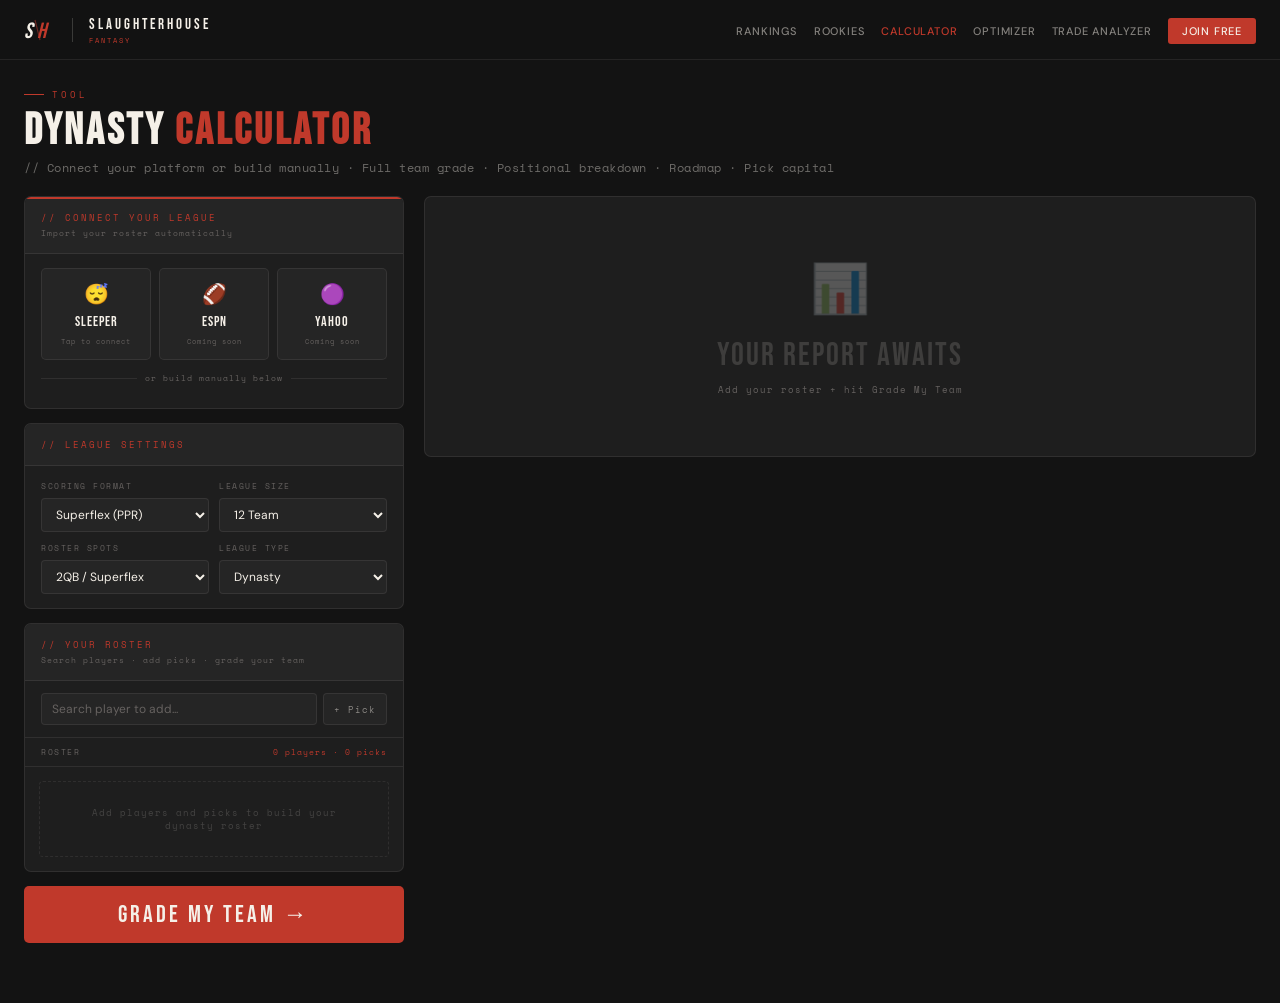
<file: calculator (3).html>
<!DOCTYPE html>
<html lang="en">
<head>
<meta charset="UTF-8">
<meta name="viewport" content="width=device-width, initial-scale=1.0">
<title>Dynasty Calculator — Slaughterhouse Fantasy</title>
<meta name="description" content="Full dynasty team grade calculator. Connect Sleeper, ESPN or Yahoo, or enter manually. Get a complete report: team grade, positional breakdown, contention window, roadmap, and pick capital grade.">
<link rel="preconnect" href="https://fonts.googleapis.com">
<link href="https://fonts.googleapis.com/css2?family=Bebas+Neue&family=DM+Sans:wght@300;400;500;600&family=Space+Mono:wght@400;700&display=swap" rel="stylesheet">
<style>
*,*::before,*::after{margin:0;padding:0;box-sizing:border-box;}
:root{
  --red:#C0392B;--red-dark:#8E2018;--red-dim:rgba(192,57,43,0.1);
  --off-white:#F5F0E8;--charcoal:#131313;--mid:#1E1E1E;--mid2:#252525;--mid3:#2C2C2C;
  --muted:#666260;--border:rgba(245,240,232,0.08);--border-strong:rgba(245,240,232,0.18);
  --green:#4DBD8A;--amber:#EDBA52;--blue:#7AABF0;--purple:#B09FE8;--nav-h:60px;
}
html{scroll-behavior:smooth;}
body{background:var(--charcoal);color:var(--off-white);font-family:'DM Sans',sans-serif;min-height:100vh;-webkit-font-smoothing:antialiased;}

/* NAV */
nav{display:flex;align-items:center;justify-content:space-between;padding:0 24px;height:var(--nav-h);border-bottom:1px solid var(--border);background:rgba(19,19,19,0.97);backdrop-filter:blur(10px);position:sticky;top:0;z-index:200;}
.nav-logo{display:flex;align-items:center;gap:10px;text-decoration:none;flex-shrink:0;}
.nav-wt{font-family:'Bebas Neue',sans-serif;font-size:15px;letter-spacing:3px;color:var(--off-white);}
.nav-ws{font-family:'Space Mono',monospace;font-size:7px;letter-spacing:2px;color:var(--red);display:block;margin-top:1px;}
.nav-div{width:1px;height:24px;background:var(--border-strong);margin:0 6px;}
.nav-links{display:flex;gap:16px;list-style:none;align-items:center;}
.nav-links a{color:rgba(245,240,232,0.5);text-decoration:none;font-size:11px;font-weight:500;letter-spacing:0.8px;text-transform:uppercase;transition:color 0.2s;white-space:nowrap;}
.nav-links a:hover{color:var(--off-white);}
.nav-links a.active{color:var(--red);}
.nav-cta{background:var(--red)!important;color:var(--off-white)!important;padding:6px 14px!important;border-radius:3px!important;}
.mob-btn{display:none;background:transparent;border:1px solid var(--border);color:var(--off-white);padding:6px 10px;border-radius:3px;cursor:pointer;font-size:14px;}

/* PAGE HEADER */
.page-header{padding:28px 24px 0;max-width:1300px;margin:0 auto;}
.eyebrow{font-family:'Space Mono',monospace;font-size:9px;letter-spacing:3px;color:var(--red);text-transform:uppercase;margin-bottom:8px;display:flex;align-items:center;gap:8px;}
.eyebrow::before{content:'';width:20px;height:1px;background:var(--red);}
.page-title{font-family:'Bebas Neue',sans-serif;font-size:44px;letter-spacing:3px;color:var(--off-white);line-height:1;}
.page-title span{color:var(--red);}
.page-sub{font-size:12px;color:rgba(245,240,232,0.4);margin-top:6px;font-family:'Space Mono',monospace;letter-spacing:0.5px;}

/* MAIN LAYOUT */
.main{max-width:1300px;margin:20px auto 0;padding:0 24px 60px;display:grid;grid-template-columns:380px 1fr;gap:20px;align-items:start;}

/* LEFT PANEL */
.left-panel{display:flex;flex-direction:column;gap:14px;}

/* PLATFORM CONNECT */
.platform-card{background:var(--mid);border:1px solid var(--border);border-radius:7px;overflow:hidden;position:relative;}
.platform-card::before{content:'';position:absolute;top:0;left:0;right:0;height:2px;background:var(--red);}
.card-header{padding:14px 16px;border-bottom:1px solid var(--border);background:var(--mid2);}
.card-label{font-family:'Space Mono',monospace;font-size:9px;letter-spacing:2px;color:var(--red);text-transform:uppercase;}
.card-sub{font-family:'Space Mono',monospace;font-size:8px;color:var(--muted);letter-spacing:1px;margin-top:3px;}
.card-body{padding:14px 16px;}
.platform-grid{display:grid;grid-template-columns:1fr 1fr 1fr;gap:8px;margin-bottom:12px;}
.plat-btn{background:var(--mid2);border:1px solid var(--border);border-radius:5px;padding:12px 8px;cursor:pointer;transition:all 0.2s;display:flex;flex-direction:column;align-items:center;gap:6px;}
.plat-btn:hover{border-color:var(--border-strong);background:var(--mid3);}
.plat-btn.connected{border-color:rgba(77,189,138,0.4);background:rgba(77,189,138,0.06);}
.plat-icon{font-size:20px;}
.plat-name{font-family:'Bebas Neue',sans-serif;font-size:14px;letter-spacing:1px;color:var(--off-white);}
.plat-status{font-family:'Space Mono',monospace;font-size:7px;letter-spacing:1px;color:var(--muted);}
.plat-btn.connected .plat-status{color:var(--green);}
.plat-divider{display:flex;align-items:center;gap:8px;margin:10px 0;}
.plat-divider::before,.plat-divider::after{content:'';flex:1;height:1px;background:var(--border);}
.plat-divider span{font-family:'Space Mono',monospace;font-size:8px;color:var(--muted);letter-spacing:1px;}

/* CONNECT MODAL */
.connect-modal{display:none;position:fixed;inset:0;background:rgba(0,0,0,0.75);z-index:300;align-items:center;justify-content:center;}
.connect-modal.open{display:flex;}
.connect-inner{background:var(--mid);border:1px solid var(--border-strong);border-radius:8px;padding:24px;width:360px;max-width:90vw;}
.connect-title{font-family:'Bebas Neue',sans-serif;font-size:24px;letter-spacing:2px;color:var(--off-white);margin-bottom:4px;}
.connect-sub{font-family:'Space Mono',monospace;font-size:9px;color:var(--muted);letter-spacing:1px;margin-bottom:16px;line-height:1.5;}
.connect-input{width:100%;background:var(--mid2);border:1px solid var(--border);border-radius:4px;padding:10px 12px;font-family:'DM Sans',sans-serif;font-size:13px;color:var(--off-white);outline:none;margin-bottom:10px;}
.connect-input:focus{border-color:var(--border-strong);}
.connect-input::placeholder{color:var(--muted);}
.connect-btn{width:100%;background:var(--red);color:var(--off-white);border:none;border-radius:4px;padding:11px;font-family:'Bebas Neue',sans-serif;font-size:18px;letter-spacing:2px;cursor:pointer;transition:background 0.2s;}
.connect-btn:hover{background:var(--red-dark);}
.connect-cancel{width:100%;background:transparent;color:var(--muted);border:none;padding:8px;font-family:'Space Mono',monospace;font-size:9px;cursor:pointer;margin-top:4px;letter-spacing:1px;}
.connect-note{font-family:'Space Mono',monospace;font-size:8px;color:rgba(245,240,232,0.25);line-height:1.6;margin-top:10px;letter-spacing:0.5px;}

/* SETTINGS */
.settings-card{background:var(--mid);border:1px solid var(--border);border-radius:7px;overflow:hidden;}
.settings-grid{padding:14px 16px;display:grid;grid-template-columns:1fr 1fr;gap:10px;}
.setting-item{}
.setting-label{font-family:'Space Mono',monospace;font-size:8px;letter-spacing:1.5px;color:var(--muted);text-transform:uppercase;margin-bottom:6px;}
.setting-select{width:100%;background:var(--mid2);border:1px solid var(--border);border-radius:4px;padding:7px 10px;font-family:'DM Sans',sans-serif;font-size:12px;color:var(--off-white);outline:none;cursor:pointer;}
.setting-select:focus{border-color:var(--border-strong);}

/* ROSTER BUILDER */
.roster-card{background:var(--mid);border:1px solid var(--border);border-radius:7px;overflow:hidden;}
.search-row{padding:12px 16px;border-bottom:1px solid var(--border);display:flex;gap:6px;}
.dd-wrap{flex:1;position:relative;}
.dd-wrap input{width:100%;background:var(--mid2);border:1px solid var(--border);border-radius:4px;padding:7px 10px;font-family:'DM Sans',sans-serif;font-size:12px;color:var(--off-white);outline:none;}
.dd-wrap input::placeholder{color:var(--muted);}
.dd-wrap input:focus{border-color:var(--border-strong);}
.dropdown{position:absolute;top:100%;left:0;right:0;background:var(--mid2);border:1px solid var(--border-strong);border-radius:4px;z-index:100;max-height:200px;overflow-y:auto;margin-top:2px;display:none;}
.dropdown.open{display:block;}
.dd-item{padding:8px 12px;cursor:pointer;display:flex;align-items:center;gap:8px;transition:background 0.1s;border-bottom:1px solid var(--border);}
.dd-item:last-child{border-bottom:none;}
.dd-item:hover{background:var(--mid3);}
.dd-name{font-size:12px;font-weight:600;color:var(--off-white);}
.dd-meta{font-size:9px;color:var(--muted);font-family:'Space Mono',monospace;}
.pos-badge{font-family:'Space Mono',monospace;font-size:8px;font-weight:700;padding:2px 5px;border-radius:2px;flex-shrink:0;}
.QB{background:rgba(192,57,43,0.2);color:#E57368;}
.RB{background:rgba(77,189,138,0.15);color:#4DBD8A;}
.WR{background:rgba(122,171,240,0.15);color:#7AABF0;}
.TE{background:rgba(237,186,82,0.15);color:#EDBA52;}
.PK{background:rgba(176,159,232,0.15);color:#B09FE8;}

/* ADD PICK BTN */
.add-pick-btn{background:var(--mid2);border:1px solid var(--border);border-radius:4px;padding:7px 10px;font-family:'Space Mono',monospace;font-size:9px;color:rgba(245,240,232,0.5);cursor:pointer;transition:all 0.15s;white-space:nowrap;letter-spacing:1px;}
.add-pick-btn:hover{border-color:var(--border-strong);color:var(--off-white);}

/* ROSTER COUNT */
.roster-meta{padding:8px 16px;border-bottom:1px solid var(--border);display:flex;justify-content:space-between;align-items:center;}
.roster-meta-label{font-family:'Space Mono',monospace;font-size:8px;letter-spacing:1.5px;color:var(--muted);text-transform:uppercase;}
.roster-meta-count{font-family:'Space Mono',monospace;font-size:8px;color:var(--red);letter-spacing:1px;}

/* ROSTER LIST */
.roster-list{padding:8px;max-height:380px;overflow-y:auto;}
.roster-item{display:flex;align-items:center;gap:8px;padding:7px 10px;background:var(--mid2);border-radius:4px;border:1px solid var(--border);margin-bottom:4px;}
.roster-item:last-child{margin-bottom:0;}
.ri-av{width:26px;height:26px;border-radius:50%;background:var(--mid3);display:flex;align-items:center;justify-content:center;font-size:8px;font-weight:700;color:rgba(245,240,232,0.6);font-family:'Space Mono',monospace;flex-shrink:0;}
.ri-pick-av{border-radius:3px;background:rgba(176,159,232,0.1);border:1px solid rgba(176,159,232,0.2);}
.ri-name{flex:1;font-size:12px;font-weight:600;color:var(--off-white);}
.ri-sub{font-size:9px;color:var(--muted);font-family:'Space Mono',monospace;margin-top:1px;}
.ri-remove{background:transparent;border:none;color:var(--muted);cursor:pointer;font-size:14px;line-height:1;transition:color 0.15s;flex-shrink:0;}
.ri-remove:hover{color:var(--red);}
.roster-empty{text-align:center;padding:24px;font-family:'Space Mono',monospace;font-size:9px;color:rgba(245,240,232,0.18);letter-spacing:1px;border:1px dashed var(--border);border-radius:4px;margin:6px;}

/* ANALYZE BTN */
.analyze-btn{width:100%;background:var(--red);color:var(--off-white);border:none;border-radius:5px;padding:14px;font-family:'Bebas Neue',sans-serif;font-size:24px;letter-spacing:3px;cursor:pointer;transition:all 0.2s;}
.analyze-btn:hover{background:var(--red-dark);transform:translateY(-1px);}

/* PICK MODAL */
.pick-modal{display:none;position:fixed;inset:0;background:rgba(0,0,0,0.75);z-index:300;align-items:center;justify-content:center;}
.pick-modal.open{display:flex;}
.pick-inner{background:var(--mid);border:1px solid var(--border-strong);border-radius:8px;padding:22px;width:400px;max-width:90vw;max-height:85vh;overflow-y:auto;}
.pick-title{font-family:'Bebas Neue',sans-serif;font-size:24px;letter-spacing:2px;color:var(--off-white);margin-bottom:14px;}
.year-tabs{display:flex;gap:4px;margin-bottom:12px;}
.year-tab{font-family:'Space Mono',monospace;font-size:9px;letter-spacing:1px;padding:5px 12px;border:1px solid var(--border);background:transparent;color:rgba(245,240,232,0.4);cursor:pointer;border-radius:3px;transition:all 0.15s;}
.year-tab.active{background:var(--mid3);border-color:var(--border-strong);color:var(--off-white);}
.picks-grid{display:grid;grid-template-columns:repeat(4,1fr);gap:4px;margin-bottom:10px;}
.pick-slot{background:var(--mid2);border:1px solid var(--border);border-radius:4px;padding:7px 4px;text-align:center;cursor:pointer;transition:all 0.15s;}
.pick-slot:hover{border-color:var(--amber);}
.pick-slot.sel{border-color:var(--amber);background:rgba(237,186,82,0.1);}
.pick-slot-lbl{font-family:'Bebas Neue',sans-serif;font-size:13px;color:var(--off-white);}
.pick-slot-val{font-family:'Space Mono',monospace;font-size:7px;color:var(--amber);margin-top:1px;}
.future-grid{display:grid;grid-template-columns:1fr 1fr 1fr;gap:6px;margin-bottom:8px;}
.future-opt{background:var(--mid2);border:1px solid var(--border);border-radius:4px;padding:8px 6px;text-align:center;cursor:pointer;transition:all 0.15s;}
.future-opt:hover{border-color:rgba(176,159,232,0.4);}
.future-opt.sel{border-color:var(--purple);background:rgba(176,159,232,0.08);}
.fo-round{font-family:'Bebas Neue',sans-serif;font-size:16px;color:var(--off-white);line-height:1;}
.fo-quality{font-family:'Space Mono',monospace;font-size:8px;color:var(--purple);margin-top:2px;letter-spacing:1px;}
.fo-val{font-family:'Space Mono',monospace;font-size:7px;color:var(--muted);margin-top:2px;}
.rnd-label{font-family:'Space Mono',monospace;font-size:8px;letter-spacing:1.5px;color:var(--muted);text-transform:uppercase;margin:8px 0 4px;}
.pick-add-btn{width:100%;background:var(--red);color:var(--off-white);border:none;border-radius:4px;padding:10px;font-family:'Bebas Neue',sans-serif;font-size:17px;letter-spacing:2px;cursor:pointer;margin-top:6px;}
.pick-cancel{width:100%;background:transparent;color:var(--muted);border:none;padding:7px;font-family:'Space Mono',monospace;font-size:9px;cursor:pointer;margin-top:4px;letter-spacing:1px;}

/* RIGHT PANEL — REPORT */
.right-panel{}
.report-placeholder{background:var(--mid);border:1px solid var(--border);border-radius:7px;padding:60px 32px;text-align:center;}
.placeholder-icon{font-size:48px;margin-bottom:16px;opacity:0.25;}
.placeholder-title{font-family:'Bebas Neue',sans-serif;font-size:32px;letter-spacing:2px;color:rgba(245,240,232,0.15);}
.placeholder-sub{font-family:'Space Mono',monospace;font-size:9px;color:var(--muted);letter-spacing:1px;margin-top:8px;}

/* REPORT SECTIONS */
.report{display:flex;flex-direction:column;gap:16px;}

/* OVERALL GRADE */
.grade-card{background:var(--mid);border:1px solid var(--border-strong);border-radius:7px;padding:22px;position:relative;overflow:hidden;}
.grade-card::before{content:'';position:absolute;top:0;left:0;right:0;height:3px;}
.grade-powerhouse::before{background:linear-gradient(90deg,#4DBD8A,#7AABF0);}
.grade-contender::before{background:var(--green);}
.grade-fringe::before{background:var(--amber);}
.grade-developing::before{background:var(--blue);}
.grade-rebuild::before{background:var(--red);}
.grade-top{display:flex;align-items:flex-start;justify-content:space-between;gap:16px;margin-bottom:16px;}
.grade-left{}
.grade-tier-badge{font-family:'Space Mono',monospace;font-size:8px;letter-spacing:2px;text-transform:uppercase;padding:4px 10px;border-radius:3px;display:inline-block;margin-bottom:10px;}
.grade-letter-wrap{display:flex;align-items:baseline;gap:2px;}
.grade-letter{font-family:'Bebas Neue',sans-serif;font-size:88px;line-height:0.85;letter-spacing:-2px;}
.grade-plus{font-family:'Bebas Neue',sans-serif;font-size:44px;}
.grade-right{text-align:right;}
.grade-verdict{font-family:'Bebas Neue',sans-serif;font-size:28px;letter-spacing:2px;color:var(--off-white);line-height:1.1;}
.grade-score{font-family:'Space Mono',monospace;font-size:11px;color:var(--muted);margin-top:6px;letter-spacing:1px;}
.grade-score b{color:var(--off-white);}
.grade-window{font-family:'Space Mono',monospace;font-size:10px;letter-spacing:1px;margin-top:4px;}
.grade-summary{font-size:13px;color:rgba(245,240,232,0.55);line-height:1.7;font-weight:300;border-top:1px solid var(--border);padding-top:14px;}

/* SCORE BAR */
.score-bar-section{margin-bottom:14px;}
.score-bar-label{display:flex;justify-content:space-between;font-family:'Space Mono',monospace;font-size:8px;color:var(--muted);letter-spacing:1px;text-transform:uppercase;margin-bottom:5px;}
.score-bar-track{height:5px;background:var(--mid2);border-radius:3px;overflow:hidden;}
.score-bar-fill{height:100%;border-radius:3px;transition:width 0.6s ease;}

/* POSITIONAL GRADES */
.pos-grades-card{background:var(--mid);border:1px solid var(--border);border-radius:7px;padding:18px;}
.section-label{font-family:'Space Mono',monospace;font-size:9px;letter-spacing:2px;color:var(--red);text-transform:uppercase;margin-bottom:14px;}
.pos-grades-grid{display:grid;grid-template-columns:repeat(4,1fr);gap:10px;margin-bottom:12px;}
.pg-item{background:var(--mid2);border:1px solid var(--border);border-radius:5px;padding:12px 10px;text-align:center;}
.pg-pos-lbl{font-family:'Space Mono',monospace;font-size:8px;letter-spacing:1.5px;color:var(--muted);text-transform:uppercase;margin-bottom:6px;}
.pg-grade{font-family:'Bebas Neue',sans-serif;font-size:34px;letter-spacing:1px;line-height:1;}
.pg-detail{font-size:9px;color:var(--muted);margin-top:4px;font-family:'Space Mono',monospace;letter-spacing:0.5px;}
.pg-bar{height:3px;border-radius:2px;margin-top:8px;}
.pg-players{font-size:10px;color:rgba(245,240,232,0.45);margin-top:6px;line-height:1.5;}

/* PICK CAPITAL GRADE */
.pick-capital-card{background:var(--mid);border:1px solid var(--border);border-radius:7px;padding:18px;}
.pick-capital-grid{display:grid;grid-template-columns:repeat(4,1fr);gap:8px;margin-top:12px;}
.pc-year{background:var(--mid2);border:1px solid var(--border);border-radius:5px;padding:10px;text-align:center;}
.pc-year-label{font-family:'Bebas Neue',sans-serif;font-size:18px;letter-spacing:1px;color:var(--off-white);line-height:1;}
.pc-year-grade{font-family:'Bebas Neue',sans-serif;font-size:28px;letter-spacing:1px;line-height:1;margin-top:4px;}
.pc-year-picks{font-family:'Space Mono',monospace;font-size:8px;color:var(--muted);margin-top:4px;letter-spacing:0.5px;}
.pc-year-val{font-family:'Space Mono',monospace;font-size:9px;margin-top:3px;letter-spacing:1px;}
.pc-total-bar{margin-top:12px;}

/* CONTENTION WINDOW */
.window-card{background:var(--mid);border:1px solid var(--border);border-radius:7px;padding:18px;}
.window-timeline{display:flex;gap:8px;margin-top:12px;align-items:flex-end;}
.wt-col{flex:1;text-align:center;}
.wt-bar-wrap{height:60px;background:var(--mid2);border-radius:3px;overflow:hidden;display:flex;align-items:flex-end;margin-bottom:5px;position:relative;}
.wt-bar{width:100%;border-radius:3px;transition:height 0.5s ease;}
.wt-peak-ring{position:absolute;inset:0;border:2px solid var(--amber);border-radius:3px;opacity:0;}
.wt-peak-ring.show{opacity:1;}
.wt-year-lbl{font-family:'Space Mono',monospace;font-size:8px;color:var(--muted);letter-spacing:1px;}
.wt-score-lbl{font-family:'Space Mono',monospace;font-size:7px;color:var(--muted);margin-top:2px;}

/* ROADMAP */
.roadmap-card{background:var(--mid);border:1px solid var(--border);border-radius:7px;padding:18px;}
.roadmap-strategy{display:flex;align-items:center;gap:10px;padding:12px 14px;border-radius:5px;margin-bottom:14px;}
.rs-icon{font-size:22px;flex-shrink:0;}
.rs-name{font-family:'Bebas Neue',sans-serif;font-size:20px;letter-spacing:1px;color:var(--off-white);}
.rs-desc{font-size:11px;color:rgba(245,240,232,0.5);margin-top:2px;font-weight:300;}
.roadmap-steps{display:flex;flex-direction:column;gap:8px;}
.roadmap-step{display:flex;align-items:flex-start;gap:10px;padding:10px 12px;background:var(--mid2);border-radius:4px;border-left:3px solid var(--border);}
.rs-num{font-family:'Bebas Neue',sans-serif;font-size:20px;color:var(--red);line-height:1;flex-shrink:0;width:20px;}
.rs-text{font-size:12px;color:rgba(245,240,232,0.65);line-height:1.6;font-weight:300;}
.rs-text strong{color:var(--off-white);font-weight:600;}

/* RECOMMENDED MOVES */
.moves-card{background:var(--mid);border:1px solid var(--border);border-radius:7px;padding:18px;}
.move-list{display:flex;flex-direction:column;gap:8px;margin-top:12px;}
.move-item{display:flex;align-items:flex-start;gap:10px;padding:12px 14px;background:var(--mid2);border-radius:5px;border:1px solid var(--border);}
.move-icon{font-size:18px;flex-shrink:0;margin-top:1px;}
.move-content{}
.move-type{font-family:'Space Mono',monospace;font-size:8px;letter-spacing:1.5px;text-transform:uppercase;margin-bottom:3px;}
.move-sell .move-type{color:var(--red);}
.move-buy .move-type{color:var(--green);}
.move-hold .move-type{color:var(--amber);}
.move-draft .move-type{color:var(--blue);}
.move-stash .move-type{color:var(--purple);}
.move-text{font-size:12px;color:rgba(245,240,232,0.65);line-height:1.55;font-weight:300;}

/* MOBILE */
@media(max-width:1000px){
  .main{grid-template-columns:1fr;}
  .pos-grades-grid{grid-template-columns:repeat(2,1fr);}
  .pick-capital-grid{grid-template-columns:repeat(2,1fr);}
}
@media(max-width:768px){
  .nav-links{display:none;}
  .nav-links.open{display:flex;flex-direction:column;position:fixed;top:var(--nav-h);left:0;right:0;background:rgba(19,19,19,0.98);padding:16px 24px;border-bottom:1px solid var(--border);z-index:199;gap:14px;}
  .mob-btn{display:block;}
  .page-title{font-size:32px;}
  .platform-grid{grid-template-columns:1fr 1fr 1fr;}
  .settings-grid{grid-template-columns:1fr;}
  .grade-top{flex-direction:column;}
  .grade-right{text-align:left;}
}
@media(max-width:500px){
  nav,.page-header,.main{padding-left:14px;padding-right:14px;}
  .page-title{font-size:26px;}
  .picks-grid{grid-template-columns:repeat(3,1fr);}
  .future-grid{grid-template-columns:1fr 1fr;}
  .pos-grades-grid{grid-template-columns:1fr 1fr;}
  .pick-capital-grid{grid-template-columns:1fr 1fr;}
}

/* ── PLATFORM CONNECT MODAL ── */
.connect-overlay{display:none;position:fixed;inset:0;background:rgba(0,0,0,0.78);z-index:500;align-items:center;justify-content:center;}
.connect-overlay.open{display:flex;}
.connect-box{background:var(--mid);border:1px solid var(--border-strong);border-radius:8px;padding:26px;width:400px;max-width:92vw;max-height:88vh;overflow-y:auto;}
.connect-box-title{font-family:'Bebas Neue',sans-serif;font-size:26px;letter-spacing:2px;color:var(--off-white);margin-bottom:4px;}
.connect-box-sub{font-family:'Space Mono',monospace;font-size:9px;color:var(--muted);letter-spacing:1px;line-height:1.6;margin-bottom:14px;}
.connect-step{display:flex;align-items:flex-start;gap:10px;padding:9px 12px;background:var(--mid2);border-radius:4px;border:1px solid var(--border);margin-bottom:6px;}
.connect-step-num{font-family:'Bebas Neue',sans-serif;font-size:18px;color:var(--red);line-height:1;flex-shrink:0;width:16px;}
.connect-step-text{font-size:11px;color:rgba(245,240,232,0.6);line-height:1.5;}
.connect-step-text strong{color:var(--off-white);}
.connect-input-row{display:flex;gap:8px;margin:12px 0 8px;}
.connect-text-input{flex:1;background:var(--mid2);border:1px solid var(--border);border-radius:4px;padding:9px 12px;font-family:'DM Sans',sans-serif;font-size:13px;color:var(--off-white);outline:none;}
.connect-text-input:focus{border-color:var(--border-strong);}
.connect-text-input::placeholder{color:var(--muted);}
.connect-submit-btn{background:var(--red);color:var(--off-white);border:none;border-radius:4px;padding:9px 16px;font-family:'Bebas Neue',sans-serif;font-size:16px;letter-spacing:1px;cursor:pointer;white-space:nowrap;}
.connect-submit-btn:disabled{opacity:0.5;cursor:default;}
.connect-loading{display:none;text-align:center;padding:12px;font-family:'Space Mono',monospace;font-size:10px;color:var(--muted);letter-spacing:1px;}
.connect-loading.show{display:block;}
.connect-error{font-family:'Space Mono',monospace;font-size:9px;color:var(--red);letter-spacing:1px;padding:8px 10px;background:rgba(192,57,43,0.08);border:1px solid rgba(192,57,43,0.2);border-radius:3px;margin-top:6px;display:none;}
.connect-error.show{display:block;}
.connect-leagues{display:none;margin-top:10px;}
.connect-leagues.show{display:block;}
.connect-leagues-label{font-family:'Space Mono',monospace;font-size:8px;letter-spacing:1.5px;color:var(--muted);text-transform:uppercase;margin-bottom:6px;}
.league-item{display:flex;align-items:center;justify-content:space-between;padding:9px 12px;background:var(--mid2);border:1px solid var(--border);border-radius:4px;margin-bottom:5px;cursor:pointer;transition:border-color 0.15s;}
.league-item:hover{border-color:var(--border-strong);}
.league-item.sel{border-color:var(--red);background:var(--red-dim);}
.league-name{font-size:12px;font-weight:600;color:var(--off-white);}
.league-meta{font-family:'Space Mono',monospace;font-size:9px;color:var(--muted);margin-top:2px;}
.connect-teams{display:none;margin-top:10px;}
.connect-teams.show{display:block;}
.connect-teams-label{font-family:'Space Mono',monospace;font-size:8px;letter-spacing:1.5px;color:var(--muted);text-transform:uppercase;margin-bottom:6px;}
.team-item{display:flex;align-items:center;justify-content:space-between;padding:8px 12px;background:var(--mid2);border:1px solid var(--border);border-radius:4px;margin-bottom:4px;cursor:pointer;transition:border-color 0.15s;}
.team-item:hover{border-color:var(--border-strong);}
.team-item.sel{border-color:var(--red);background:var(--red-dim);}
.team-name{font-size:12px;font-weight:600;color:var(--off-white);}
.team-record{font-family:'Space Mono',monospace;font-size:9px;color:var(--muted);}
.import-roster-btn{width:100%;background:var(--green);color:var(--charcoal);border:none;border-radius:4px;padding:10px;font-family:'Bebas Neue',sans-serif;font-size:17px;letter-spacing:2px;cursor:pointer;margin-top:8px;font-weight:700;}
.import-roster-btn:disabled{opacity:0.4;cursor:default;}
.connect-cancel-btn{width:100%;background:transparent;color:var(--muted);border:none;padding:8px;font-family:'Space Mono',monospace;font-size:9px;cursor:pointer;margin-top:4px;letter-spacing:1px;}
.connect-api-note{font-family:'Space Mono',monospace;font-size:7px;color:rgba(245,240,232,0.2);line-height:1.6;margin-top:10px;letter-spacing:0.5px;border-top:1px solid var(--border);padding-top:8px;}
.connected-roster-badge{display:none;background:rgba(77,189,138,0.08);border:1px solid rgba(77,189,138,0.25);border-radius:4px;padding:8px 12px;margin:10px 16px;font-family:'Space Mono',monospace;font-size:9px;color:var(--green);letter-spacing:1px;}
.connected-roster-badge.show{display:block;}
.connected-roster-badge span{color:var(--off-white);}

</style>
</head>
<body>
<nav>
  <a class="nav-logo" href="index.html">
    <svg width="32" height="24" viewBox="0 0 32 24" fill="none" style="flex-shrink:0">
      <text x="0" y="20" font-family="'Bebas Neue',sans-serif" font-size="22" fill="#F5F0E8" font-style="italic">S</text>
      <text x="13" y="20" font-family="'Bebas Neue',sans-serif" font-size="22" fill="#C0392B" font-style="italic">H</text>
      <line x1="11" y1="2" x2="16" y2="22" stroke="#C0392B" stroke-width="1.2" opacity="0.5"/>
    </svg>
    <div class="nav-div"></div>
    <div><span class="nav-wt">SLAUGHTERHOUSE</span><span class="nav-ws">FANTASY</span></div>
  </a>
  <button class="mob-btn" id="mobBtn">☰</button>
  <ul class="nav-links" id="navLinks">
    <li><a href="rankings.html">Rankings</a></li>
    <li><a href="rookies.html">Rookies</a></li>
    <li><a href="calculator.html" class="active">Calculator</a></li>
    <li><a href="optimizer.html">Optimizer</a></li>
    <li><a href="trade.html">Trade Analyzer</a></li>
    <li><a href="#" class="nav-cta">Join Free</a></li>
  </ul>
</nav>

<div class="page-header">
  <p class="eyebrow">Tool</p>
  <h1 class="page-title">DYNASTY <span>CALCULATOR</span></h1>
  <p class="page-sub">// Connect your platform or build manually · Full team grade · Positional breakdown · Roadmap · Pick capital</p>
</div>

<div class="main">
  <!-- LEFT PANEL -->
  <div class="left-panel">

    <!-- PLATFORM CONNECT -->
    <div class="platform-card">
      <div class="card-header">
        <div class="card-label">// Connect Your League</div>
        <div class="card-sub">Import your roster automatically</div>
      </div>
      <div class="card-body">
        <div class="platform-grid">
          <div class="plat-btn" id="platSleeper" onclick="openPlatformConnect('Sleeper')">
            <span class="plat-icon">😴</span>
            <div class="plat-name">Sleeper</div>
            <div class="plat-status" id="sleeperStatus">Tap to connect</div>
          </div>
          <div class="plat-btn" id="platESPN" onclick="openPlatformConnect('ESPN')">
            <span class="plat-icon">🏈</span>
            <div class="plat-name">ESPN</div>
            <div class="plat-status" id="espnStatus">Coming soon</div>
          </div>
          <div class="plat-btn" id="platYahoo" onclick="openPlatformConnect('Yahoo')">
            <span class="plat-icon">🟣</span>
            <div class="plat-name">Yahoo</div>
            <div class="plat-status" id="yahooStatus">Coming soon</div>
          </div>
        </div>
        <div class="connected-roster-badge" id="connectedBadge">✓ Connected: <span id="connectedInfo">—</span></div>
        <div class="plat-divider"><span>or build manually below</span></div>
      </div>
    </div>

    <!-- SETTINGS -->
    <div class="settings-card">
      <div class="card-header">
        <div class="card-label">// League Settings</div>
      </div>
      <div class="settings-grid">
        <div class="setting-item">
          <div class="setting-label">Scoring Format</div>
          <select class="setting-select" id="fmtSelect">
            <option value="sf">Superflex (PPR)</option>
            <option value="ppr">PPR</option>
            <option value="half">Half PPR</option>
            <option value="tep15">TE Premium (1.5)</option>
            <option value="tep175">TE Premium (1.75)</option>
            <option value="tep2">TE Premium (2.0)</option>
          </select>
        </div>
        <div class="setting-item">
          <div class="setting-label">League Size</div>
          <select class="setting-select" id="leagueSize">
            <option value="10">10 Team</option>
            <option value="12" selected>12 Team</option>
            <option value="14">14 Team</option>
          </select>
        </div>
        <div class="setting-item">
          <div class="setting-label">Roster Spots</div>
          <select class="setting-select" id="rosterType">
            <option value="sf">2QB / Superflex</option>
            <option value="1qb">1QB Standard</option>
          </select>
        </div>
        <div class="setting-item">
          <div class="setting-label">League Type</div>
          <select class="setting-select" id="leagueType">
            <option value="dynasty">Dynasty</option>
            <option value="keeper">Keeper</option>
          </select>
        </div>
      </div>
    </div>

    <!-- ROSTER BUILDER -->
    <div class="roster-card">
      <div class="card-header">
        <div class="card-label">// Your Roster</div>
        <div class="card-sub">Search players · add picks · grade your team</div>
      </div>
      <div class="search-row">
        <div class="dd-wrap">
          <input type="text" id="playerSearch" placeholder="Search player to add..." autocomplete="off">
          <div class="dropdown" id="playerDropdown"></div>
        </div>
        <button class="add-pick-btn" onclick="openPickModal()">+ Pick</button>
      </div>
      <div class="roster-meta">
        <span class="roster-meta-label">Roster</span>
        <span class="roster-meta-count" id="rosterCount">0 players · 0 picks</span>
      </div>
      <div class="roster-list" id="rosterList">
        <div class="roster-empty">Add players and picks to build your dynasty roster</div>
      </div>
    </div>

    <button class="analyze-btn" onclick="runAnalysis()">GRADE MY TEAM →</button>
  </div>

  <!-- RIGHT PANEL -->
  <div class="right-panel" id="rightPanel">
    <div class="report-placeholder">
      <div class="placeholder-icon">📊</div>
      <div class="placeholder-title">YOUR REPORT AWAITS</div>
      <div class="placeholder-sub">Add your roster + hit Grade My Team</div>
    </div>
  </div>
</div>

<!-- CONNECT MODAL -->
<div class="connect-modal" id="connectModal">
  <div class="connect-inner">
    <div class="connect-title" id="connectTitle">CONNECT</div>
    <div class="connect-sub" id="connectSub">Enter your username to import your roster</div>
    <input type="text" class="connect-input" id="connectInput" placeholder="Enter username or league ID...">
    <button class="connect-btn" onclick="simulateConnect()">CONNECT & IMPORT</button>
    <button class="connect-cancel" onclick="closeConnect()">Cancel</button>
    <div class="connect-note" id="connectNote">Note: Platform integrations require backend API setup. This demo simulates the connection flow. Full live imports will be enabled in a future update.</div>
  </div>
</div>

<!-- PLATFORM CONNECT MODAL -->
<div class="connect-overlay" id="connectOverlay">
  <div class="connect-box">
    <div class="connect-box-title" id="connectModalTitle">CONNECT SLEEPER</div>
    <div class="connect-box-sub" id="connectModalSub">Import your dynasty roster directly from Sleeper — no password needed</div>

    <div id="sleeperSteps">
      <div class="connect-step"><div class="connect-step-num">1</div><div class="connect-step-text">Enter your <strong>Sleeper username</strong> — Sleeper's API is public, no password required.</div></div>
      <div class="connect-step"><div class="connect-step-num">2</div><div class="connect-step-text">Select your <strong>dynasty league</strong> from the list that appears.</div></div>
      <div class="connect-step"><div class="connect-step-num">3</div><div class="connect-step-text">Choose <strong>your team</strong> — your full roster auto-populates into the calculator.</div></div>
    </div>
    <div id="oauthSteps" style="display:none">
      <div class="connect-step"><div class="connect-step-num">1</div><div class="connect-step-text">Enter your <strong>League ID</strong> from your league URL.</div></div>
      <div class="connect-step"><div class="connect-step-num">2</div><div class="connect-step-text"><strong>Full OAuth integration coming soon.</strong> Use Sleeper for live imports now.</div></div>
    </div>

    <div class="connect-input-row">
      <input type="text" class="connect-text-input" id="connectTextInput" placeholder="Your Sleeper username...">
      <button class="connect-submit-btn" id="connectSubmitBtn" onclick="submitPlatformConnect()">FIND</button>
    </div>
    <div class="connect-error" id="connectError">Could not find that account. Please check your spelling.</div>
    <div class="connect-loading" id="connectLoading">Searching leagues...</div>

    <div class="connect-leagues" id="connectLeagues">
      <div class="connect-leagues-label">Select Your League</div>
      <div id="leagueList"></div>
    </div>
    <div class="connect-teams" id="connectTeams">
      <div class="connect-teams-label">Select Your Team</div>
      <div id="teamList"></div>
      <button class="import-roster-btn" id="importRosterBtn" onclick="importRosterToCalc()" disabled>IMPORT MY ROSTER →</button>
    </div>

    <button class="connect-cancel-btn" onclick="closePlatformConnect()">Cancel</button>
    <div class="connect-api-note">Sleeper API is public and free — no authentication needed for roster data. Full live imports require a lightweight backend proxy. ESPN and Yahoo OAuth coming in a future update.</div>
  </div>
</div>

<!-- PICK MODAL -->
<div class="pick-modal" id="pickModal">
  <div class="pick-inner">
    <div class="pick-title">ADD DRAFT PICK</div>
    <div class="year-tabs" id="pickYearTabs">
      <button class="year-tab active" data-year="2026">2026</button>
      <button class="year-tab" data-year="2027">2027</button>
      <button class="year-tab" data-year="2028">2028</button>
      <button class="year-tab" data-year="2029">2029</button>
    </div>
    <div id="pickContent"></div>
    <button class="pick-add-btn" onclick="confirmPick()">ADD PICK</button>
    <button class="pick-cancel" onclick="closePickModal()">Cancel</button>
  </div>
</div>

<script src="data/player-values.js"></script>
<script src="data/pick-values.js"></script>
<script>
// Player data loaded from data/player-values.js



// Pick values loaded from data/pick-values.js
// ── FORMAT VALUE ──
function getPlayerVal(p){
  const fmt=document.getElementById('fmtSelect').value;
  if(fmt==='ppr') return p.ppr;
  if(fmt==='half') return p.half;
  if(fmt==='sf') return p.sf;
  if(fmt.startsWith('tep')){
    const mult=fmt==='tep15'?1.5:fmt==='tep175'?1.75:2.0;
    const bonus=p.pos==='TE'?Math.round(p.ppr*(mult-1)*0.12):0;
    return p.ppr+bonus;
  }
  return p.ppr;
}

// ── CONNECT MODAL ──
function openConnect(platform){
  connectPlatform=platform;
  const configs={
    Sleeper:{title:'CONNECT SLEEPER',sub:'Enter your Sleeper username to auto-import your dynasty roster.',placeholder:'Your Sleeper username',note:'Sleeper has a free public API — no OAuth required. Full live import coming soon.'},
    ESPN:{title:'CONNECT ESPN',sub:'Enter your ESPN league ID and team number to import your roster.',placeholder:'ESPN League ID',note:'ESPN requires OAuth authentication. Full live import coming soon.'},
    Yahoo:{title:'CONNECT YAHOO',sub:'Enter your Yahoo league ID to import your roster.',placeholder:'Yahoo League ID',note:'Yahoo requires OAuth authentication. Full live import coming soon.'}
  };
  const c=configs[platform];
  document.getElementById('connectTitle').textContent=c.title;
  document.getElementById('connectSub').textContent=c.sub;
  document.getElementById('connectInput').placeholder=c.placeholder;
  document.getElementById('connectNote').textContent=c.note;
  document.getElementById('connectInput').value='';
  document.getElementById('connectModal').classList.add('open');
}
function closeConnect(){document.getElementById('connectModal').classList.remove('open');}
function simulateConnect(){
  const val=document.getElementById('connectInput').value.trim();
  if(!val){alert('Please enter your username or league ID.');return;}
  closeConnect();
  alert(`✓ "${val}" connected! In the live build, this would auto-import your full dynasty roster from ${connectPlatform}. For now, please add your players manually below.`);
  document.getElementById('plat'+connectPlatform).classList.add('connected');
  document.getElementById('plat'+connectPlatform).querySelector('.plat-status').textContent='✓ Connected';
}

// ── SEARCH ──
function ini(n){const p=n.split(' ');return p.length===1?n.slice(0,2).toUpperCase():(p[0][0]+p[p.length-1][0]).toUpperCase();}

document.getElementById('playerSearch').addEventListener('input',function(){
  const q=this.value.toLowerCase().trim();
  const dd=document.getElementById('playerDropdown');
  if(q.length<2){dd.classList.remove('open');return;}
  const taken=new Set(roster.filter(r=>r.type==='player').map(r=>r.data.name));
  const matches=PLAYERS.filter(p=>!taken.has(p.name)&&(p.name.toLowerCase().includes(q)||p.team.toLowerCase().includes(q)||p.pos.toLowerCase().includes(q))).slice(0,8);
  if(!matches.length){dd.classList.remove('open');return;}
  dd.innerHTML=matches.map(p=>`
    <div class="dd-item" onclick="addPlayer('${p.name.replace(/'/g,"\\'")}')">
      <span class="pos-badge ${p.pos}">${p.pos}</span>
      <div><div class="dd-name">${p.name}</div><div class="dd-meta">${p.team} · Age ${p.age}</div></div>
    </div>`).join('');
  dd.classList.add('open');
});
document.addEventListener('click',e=>{if(!e.target.closest('#playerSearch')&&!e.target.closest('#playerDropdown')) document.getElementById('playerDropdown').classList.remove('open');});

function addPlayer(name){
  const p=PLAYERS.find(x=>x.name===name);
  if(!p||roster.find(r=>r.type==='player'&&r.data.name===name)) return;
  roster.push({type:'player',data:p});
  document.getElementById('playerSearch').value='';
  document.getElementById('playerDropdown').classList.remove('open');
  renderRoster();
}
function removeAsset(idx){
  roster.splice(idx,1);
  renderRoster();
}

function renderRoster(){
  const list=document.getElementById('rosterList');
  const players=roster.filter(r=>r.type==='player');
  const picks=roster.filter(r=>r.type==='pick');
  document.getElementById('rosterCount').textContent=`${players.length} player${players.length!==1?'s':''} · ${picks.length} pick${picks.length!==1?'s':''}`;
  if(!roster.length){
    list.innerHTML='<div class="roster-empty">Add players and picks to build your dynasty roster</div>';
    return;
  }
  const sorted=[...roster].sort((a,b)=>{
    if(a.type!==b.type) return a.type==='player'?-1:1;
    if(a.type==='player') return getPlayerVal(b.data)-getPlayerVal(a.data);
    return b.value-a.value;
  });
  list.innerHTML=sorted.map((r,i)=>{
    const origIdx=roster.indexOf(r);
    const isPick=r.type==='pick';
    return `<div class="roster-item">
      <div class="ri-av ${isPick?'ri-pick-av':''}">${isPick?'📋':ini(r.data.name)}</div>
      <span class="pos-badge ${isPick?'PK':r.data.pos}">${isPick?'PICK':r.data.pos}</span>
      <div style="flex:1">
        <div class="ri-name">${isPick?r.name:r.data.name}</div>
        <div class="ri-sub">${isPick?r.desc:`${r.data.team} · Age ${r.data.age}`}</div>
      </div>
      <button class="ri-remove" onclick="removeAsset(${origIdx})">×</button>
    </div>`;
  }).join('');
}

// ── PICK MODAL ──
function openPickModal(){
  pickSelYear='2026';pickSelRound=1;pickSelSlot=null;pickSelQuality=null;
  document.querySelectorAll('.year-tab').forEach(t=>t.classList.toggle('active',t.dataset.year==='2026'));
  buildPickContent();
  document.getElementById('pickModal').classList.add('open');
}
function closePickModal(){document.getElementById('pickModal').classList.remove('open');}
document.getElementById('pickYearTabs').addEventListener('click',e=>{
  const t=e.target.closest('.year-tab');if(!t)return;
  pickSelYear=t.dataset.year;pickSelSlot=null;pickSelQuality=null;
  document.querySelectorAll('.year-tab').forEach(x=>x.classList.toggle('active',x===t));
  buildPickContent();
});
function buildPickContent(){
  const ls=parseInt(document.getElementById('leagueSize').value);
  const c=document.getElementById('pickContent');
  if(pickSelYear==='2026'){
    const slots=PICKS_2026[ls];
    let html=`<div style="font-family:'Space Mono',monospace;font-size:8px;color:var(--amber);letter-spacing:1.5px;text-transform:uppercase;margin-bottom:8px">2026 · Specific Picks (${ls}-team)</div>`;
    [1,2,3,4].forEach(r=>{
      html+=`<div class="rnd-label">Round ${r}</div><div class="picks-grid">`;
      slots[r].forEach((val,i)=>{
        const lbl=`${r}.${String(i+1).padStart(2,'0')}`;
        const sel=(pickSelRound===r&&pickSelSlot===i)?'sel':'';
        html+=`<div class="pick-slot ${sel}" onclick="sel2026(${r},${i})"><div class="pick-slot-lbl">${lbl}</div><div class="pick-slot-val">${(val/100).toFixed(0)}</div></div>`;
      });
      html+=`</div>`;
    });
    c.innerHTML=html;
  } else {
    const yr=parseInt(pickSelYear);
    const vals=FUTURE_PICKS[yr];
    const mult=YEAR_MULT[yr];
    let html=`<div style="font-family:'Space Mono',monospace;font-size:8px;color:var(--purple);letter-spacing:1.5px;text-transform:uppercase;margin-bottom:4px">${pickSelYear} · Future Picks (${Math.round(mult*100)}% value weight)</div>`;
    html+=`<div style="font-family:'Space Mono',monospace;font-size:8px;color:var(--muted);letter-spacing:1px;margin-bottom:10px">${yr===2027?'Deep class — strong value':'Murky class — speculative value'}</div>`;
    [1,2,3,4].forEach(r=>{
      html+=`<div class="rnd-label">Round ${r}</div><div class="future-grid">`;
      ['Early','Mid','Late'].forEach(q=>{
        const v=vals[r][q];
        const sel=(pickSelRound===r&&pickSelQuality===q)?'sel':'';
        html+=`<div class="future-opt ${sel}" onclick="selFuture(${r},'${q}')"><div class="fo-round">${r}${r===1?'st':r===2?'nd':r===3?'rd':'th'}</div><div class="fo-quality">${q}</div><div class="fo-val">${(v/100).toFixed(0)}</div></div>`;
      });
      html+=`</div>`;
    });
    c.innerHTML=html;
  }
}
function sel2026(r,i){pickSelRound=r;pickSelSlot=i;pickSelQuality=null;buildPickContent();}
function selFuture(r,q){pickSelRound=r;pickSelQuality=q;pickSelSlot=null;buildPickContent();}
function confirmPick(){
  const ls=parseInt(document.getElementById('leagueSize').value);
  let val,name,desc;
  if(pickSelYear==='2026'){
    if(pickSelSlot===null){alert('Select a pick slot.');return;}
    val=PICKS_2026[ls][pickSelRound][pickSelSlot];
    const lbl=`${pickSelRound}.${String(pickSelSlot+1).padStart(2,'0')}`;
    name=`2026 Round ${pickSelRound} Pick ${lbl}`;
    desc=`2026 specific · ${lbl} · ${ls}-team`;
  } else {
    if(!pickSelQuality){alert('Select Early, Mid, or Late.');return;}
    val=FUTURE_PICKS[parseInt(pickSelYear)][pickSelRound][pickSelQuality];
    name=`${pickSelYear} Round ${pickSelRound} (${pickSelQuality})`;
    desc=`${pickSelYear} future · Rd ${pickSelRound} · ${pickSelQuality}`;
  }
  roster.push({type:'pick',name,desc,value:val,year:parseInt(pickSelYear),round:pickSelRound});
  renderRoster();
  closePickModal();
}

// ── ANALYSIS ENGINE ──
function runAnalysis(){
  if(roster.length<3){alert('Add at least 3 players to generate a meaningful report.');return;}
  const fmt=document.getElementById('fmtSelect').value;
  const ls=parseInt(document.getElementById('leagueSize').value);
  const isSF=fmt==='sf'||document.getElementById('rosterType').value==='sf';
  const isTEP=fmt.startsWith('tep');
  const tepMult=fmt==='tep15'?1.5:fmt==='tep175'?1.75:2.0;

  // Split roster
  const qbs=roster.filter(r=>r.type==='player'&&r.data.pos==='QB').sort((a,b)=>getPlayerVal(b.data)-getPlayerVal(a.data));
  const rbs=roster.filter(r=>r.type==='player'&&r.data.pos==='RB').sort((a,b)=>getPlayerVal(b.data)-getPlayerVal(a.data));
  const wrs=roster.filter(r=>r.type==='player'&&r.data.pos==='WR').sort((a,b)=>getPlayerVal(b.data)-getPlayerVal(a.data));
  const tes=roster.filter(r=>r.type==='player'&&r.data.pos==='TE').sort((a,b)=>getPlayerVal(b.data)-getPlayerVal(a.data));
  const picks=roster.filter(r=>r.type==='pick');

  function avgVal(arr,n){
    const slice=arr.slice(0,n);
    if(!slice.length) return 0;
    return slice.reduce((s,r)=>s+getPlayerVal(r.data),0)/slice.length;
  }
  function avgAge(arr){
    if(!arr.length) return 0;
    return arr.reduce((s,r)=>s+r.data.age,0)/arr.length;
  }

  // ── POSITIONAL SCORES (0-100) ──
  const maxQB=9800, maxRB=9200, maxWR=9100, maxTE=8800;

  // QB Score (15% weight, 22% if SF)
  const qbTop=isSF?qbs.slice(0,2):qbs.slice(0,1);
  const qbScore=qbTop.length?Math.min(100,Math.round(avgVal(qbTop,2)/maxQB*100)):0;

  // RB Score (20% weight)
  const rbScore=rbs.length?Math.min(100,Math.round((avgVal(rbs,2)*0.7+avgVal(rbs,4)*0.3)/maxRB*100)):0;

  // WR Score (25% weight)
  const wrScore=wrs.length?Math.min(100,Math.round((avgVal(wrs,2)*0.65+avgVal(wrs,4)*0.35)/maxWR*100)):0;

  // TE Score (15% weight, higher if TEP)
  const teScore=tes.length?Math.min(100,Math.round(avgVal(tes,1)/maxTE*100*(isTEP?1.2:1.0))):0;

  // Age Score (15% weight) — lower avg age = higher score
  const allPlayers=[...qbs,...rbs,...wrs,...tes].slice(0,10);
  const teamAvgAge=allPlayers.length?allPlayers.reduce((s,r)=>s+r.data.age,0)/allPlayers.length:28;
  const ageScore=Math.min(100,Math.max(0,Math.round((30-teamAvgAge)*10)));

  // Youth stars count
  const youngStars=allPlayers.filter(r=>r.data.age<=23&&getPlayerVal(r.data)>=6000).length;
  const agingVets=allPlayers.filter(r=>r.data.age>=30&&getPlayerVal(r.data)>=5000).length;

  // Pick Capital Score (10% weight)
  // Group picks by year, apply year multipliers, then score
  const picks2026=picks.filter(p=>p.year===2026);
  const picks2027=picks.filter(p=>p.year===2027);
  const picks2028=picks.filter(p=>p.year===2028);
  const picks2029=picks.filter(p=>p.year===2029);
  const pickCapitalRaw=
    picks2026.reduce((s,p)=>s+p.value*YEAR_MULT[2026],0)+
    picks2027.reduce((s,p)=>s+p.value*YEAR_MULT[2027],0)+
    picks2028.reduce((s,p)=>s+p.value*YEAR_MULT[2028],0)+
    picks2029.reduce((s,p)=>s+p.value*YEAR_MULT[2029],0);
  // Score pick capital — max expected is ~2 first rounders at full value
  const pickScore=Math.min(100,Math.round(pickCapitalRaw/18000*100));

  // ── WEIGHTED OVERALL SCORE ──
  const qbW=isSF?0.20:0.15;
  const rbW=0.20, wrW=0.25, teW=isTEP?0.18:0.15;
  const ageW=0.12, pickW=0.10;
  const remaining=1-(qbW+rbW+wrW+teW+ageW+pickW);
  const overallScore=Math.round(
    qbScore*qbW+rbScore*rbW+wrScore*wrW+teScore*teW+ageScore*ageW+pickScore*pickW
  );

  // ── TIER & VERDICT ──
  let tier,tierBadge,tierColor,tierBg,verdict,gradeLetterStr,gradePlusStr,windowStr,summary;
  if(overallScore>=88){
    tier='powerhouse';tierBadge='💎 DYNASTY POWERHOUSE';tierColor='#4DBD8A';
    verdict='DYNASTY POWERHOUSE';gradeLetterStr='A';gradePlusStr='+';
    windowStr='Championship window: NOW — 3+ years';
    summary='You have the rare combination of elite talent, roster depth, and youth. This is a multi-year championship machine. Your only job is to protect the core, avoid panic trades, and stay aggressive in the short term.';
  } else if(overallScore>=75){
    tier='contender';tierBadge='🟢 CONTENDER';tierColor='var(--green)';
    verdict='LEGITIMATE CONTENDER';gradeLetterStr='A';gradePlusStr='';
    windowStr='Championship window: This season — 2 years';
    summary='This is a real championship-caliber roster. You have elite pieces and a viable path to a title. A few targeted upgrades could push you over the top. Avoid rebuilding — your window is open.';
  } else if(overallScore>=62){
    tier='fringe';tierBadge='🟡 FRINGE CONTENDER';tierColor='var(--amber)';
    verdict='FRINGE CONTENDER';gradeLetterStr='B';gradePlusStr=youngStars>=2?'+':'';
    windowStr='Championship window: 1-2 years (with upgrades)';
    summary='You have genuine pieces but clear gaps preventing championship contention. The right moves — whether buying at a weak position or selling aging depth — could flip you into a real contender relatively quickly.';
  } else if(overallScore>=45){
    tier='developing';tierBadge='🔵 DEVELOPING';tierColor='var(--blue)';
    verdict=youngStars>=2?'DEVELOPING — HIGH UPSIDE':'DEVELOPING';gradeLetterStr='C';gradePlusStr=youngStars>=2?'+':'';
    windowStr=youngStars>=2?'Championship window: 2-3 years':'Championship window: 3+ years';
    summary=youngStars>=2?'Your young core gives this rebuild real upside. The pieces are there but they need more time. Be patient, keep accumulating assets, and your window will open.':'Your roster needs significant work. Focus on adding youth and draft capital. The rebuild is necessary — embrace it and set yourself up for a dominant future.';
  } else {
    tier='rebuild';tierBadge='🔴 FULL REBUILD';tierColor='var(--red)';
    verdict='FULL REBUILD';gradeLetterStr='D';gradePlusStr='';
    windowStr='Championship window: 3-5 years';
    summary='This roster needs a reset. Identify 1-2 young pieces worth building around, maximize value on aging veterans, load up on picks, and commit to the process. Done right, rebuilds create the next dynasty powerhouse.';
  }

  // ── POS LETTER GRADES ──
  function scoreToGrade(s){
    if(s>=90)return{g:'A+',c:'var(--green)'};if(s>=80)return{g:'A',c:'var(--green)'};
    if(s>=73)return{g:'B+',c:'var(--blue)'};if(s>=65)return{g:'B',c:'var(--blue)'};
    if(s>=57)return{g:'C+',c:'var(--amber)'};if(s>=48)return{g:'C',c:'var(--amber)'};
    if(s>=38)return{g:'D+',c:'var(--red)'};return{g:'D',c:'var(--red)'};
  }
  const qbG=scoreToGrade(qbScore),rbG=scoreToGrade(rbScore),wrG=scoreToGrade(wrScore),teG=scoreToGrade(teScore),pickG=scoreToGrade(pickScore);

  // ── CONTENTION TIMELINE ──
  const years=['2026','2027','2028','2029','2030'];
  const peakYear=overallScore>=75?'2026':overallScore>=62?'2027':overallScore>=45?'2028':'2029';
  const timelineScores=years.map(y=>{
    const offset=parseInt(y)-parseInt(peakYear);
    const base=overallScore;
    const yearBonus=youngStars*2;
    return Math.max(5,Math.min(100,base-Math.abs(offset)*10+yearBonus+(offset<0?-15:0)));
  });
  function timelineColor(s){if(s>=75)return'var(--green)';if(s>=55)return'var(--amber)';return'rgba(245,240,232,0.15)';}

  // ── ROADMAP ──
  const roadmaps={
    powerhouse:{icon:'💎',name:'SUSTAIN THE DYNASTY',desc:'Protect your core, replace aging depth, stay aggressive',steps:[
      'Lock in contracts on your young cornerstone players — do not trade them regardless of offer',
      'Sell <strong>aging depth</strong> (28+ players outside your top 8) at peak value — buy low on replacements',
      'Target rookie drafts to replace RBs entering their decline phase (27+)',
      'Stay aggressive in trades — your contention window justifies mortgaging future picks for win-now pieces',
      'Monitor your QB situation closely — elite QB play is the single biggest factor in dynasty championships'
    ]},
    contender:{icon:'🏆',name:'WIN NOW',desc:'Your window is open — make the moves to close it',steps:[
      'Identify your <strong>one or two biggest roster holes</strong> and address them aggressively this offseason',
      'Consider trading future picks (especially 2028-2029) for proven veterans — your window is now',
      'Sell high on any aging contributors (28+ RBs especially) before their value drops further',
      'Do not panic sell young pieces — they are assets that help you sustain the window',
      'Target playoff-schedule teams in your lineup optimizer every week — matchups matter in dynasty too'
    ]},
    fringe:{icon:'📈',name:'TARGETED UPGRADE',desc:'Close the gap with a few smart moves',steps:[
      'Pinpoint your weakest position group and buy aggressively there — do not spread resources thin',
      'Sell <strong>aging depth</strong> for youth at your weakest position rather than picking in the draft',
      'Avoid trading young players under 24 — they are your path to the next window',
      'Target the upcoming rookie draft for your weakest position group',
      'Evaluate your QB situation honestly — a mediocre QB is often the hidden cap on a fringe contender'
    ]},
    developing:{icon:'🔨',name:'CONTROLLED REBUILD',desc:'Build the foundation for your next dynasty run',steps:[
      'Keep your young cornerstones (23 and under with elite value) — these are non-negotiable holds',
      'Sell aging veterans (28+) at whatever value you can get and reinvest in youth and picks',
      'Prioritize <strong>2026 and 2027 draft capital</strong> — both classes are strong and picks are more valuable now',
      'Target the upcoming rookie draft with multiple picks — volume in youth rebuilds wins',
      'Patience is your most valuable asset right now — trust the process and avoid panic moves'
    ]},
    rebuild:{icon:'🔴',name:'FULL REBUILD',desc:'Tear it down and build something special',steps:[
      'Accept the rebuild — trying to half-rebuild leads to being stuck in mediocrity for years',
      'Maximize value on <strong>every aging veteran</strong> (27+) — someone always overpays for established names',
      'Accumulate 2026 and 2027 picks aggressively — these are your rebuild currency',
      'Identify 1-2 young players worth keeping as your new foundation and build around them',
      'Embrace the draft — loading up on 3-4 rookies per year is how you turn a rebuild into a dynasty'
    ]},
  };
  const rm=roadmaps[tier];

  // ── RECOMMENDED MOVES ──
  const moves=[];
  const sortedVets=allPlayers.filter(r=>r.data.age>=29&&getPlayerVal(r.data)>=4000).sort((a,b)=>getPlayerVal(b.data)-getPlayerVal(a.data));
  if(sortedVets.length) moves.push({type:'sell',icon:'📤',text:`Sell high on <strong>${sortedVets[0].data.name}</strong> (Age ${sortedVets[0].data.age}, ${sortedVets[0].data.pos}) before their value declines. A contending team will overpay for proven production.`});
  if(rbScore<55) moves.push({type:'buy',icon:'📥',text:`Your <strong>RB corps is your weakest unit</strong>. Target pass-catching backs aged 22-24 — they hold dynasty value longer and provide PPR floors. The upcoming rookie draft has strong RB options.`});
  if(wrScore<55) moves.push({type:'buy',icon:'📥',text:`<strong>WR depth is thin</strong>. Wide receivers have the longest value curves in dynasty — prioritize buying young WRs (21-23) with clear target share emerging on their teams.`});
  if(teScore<40&&!isTEP) moves.push({type:'buy',icon:'📥',text:`<strong>No elite TE</strong> is a significant weekly liability. TE is the hardest position to fix in-season. Prioritize acquiring a TE1 now — even at a slight overpay.`});
  if(teScore<40&&isTEP) moves.push({type:'buy',icon:'📥',text:`<strong>In a TE Premium league, an elite TE is the single biggest advantage</strong> you can have. This should be your #1 priority — overpay if you have to.`});
  if(qbs.length<2&&isSF) moves.push({type:'draft',icon:'🎯',text:`In a Superflex league, <strong>you're one injury away from a crisis with only one QB</strong>. Stash a young QB in the upcoming rookie draft — Fernando Mendoza or Ty Simpson offer upside.`});
  if(youngStars>=2) moves.push({type:'hold',icon:'🔒',text:`<strong>Do not trade your young stars</strong> (${allPlayers.filter(r=>r.data.age<=23&&getPlayerVal(r.data)>=6000).map(r=>r.data.name.split(' ').pop()).slice(0,3).join(', ')}). These are your championship foundation. Any offer short of generational should be declined.`});
  if(picks.length===0) moves.push({type:'draft',icon:'🎯',text:`<strong>You have no draft capital</strong>, which limits your rebuild options. Even if you're contending, owning future picks gives you flexibility. Try to acquire at least a 2027 first-round pick.`});
  if(picks2026.length>=2) moves.push({type:'hold',icon:'🔒',text:`<strong>Your 2026 pick capital is excellent</strong> — these are your most valuable assets. Unless the return is elite established players (not picks), hold these and use them in the draft.`});
  const stashCandidates=PLAYERS.filter(p=>p.age<=22&&getPlayerVal(p)>=4000&&!roster.find(r=>r.type==='player'&&r.data.name===p.name)).sort((a,b)=>getPlayerVal(b)-getPlayerVal(a)).slice(0,1);
  if(stashCandidates.length) moves.push({type:'stash',icon:'📋',text:`<strong>Stash ${stashCandidates[0].name}</strong> (Age ${stashCandidates[0].age}, ${stashCandidates[0].pos}) if available on your waiver wire or for a cheap price — the upside at their age justifies the roster spot.`});
  if(moves.length<4) moves.push({type:'hold',icon:'📋',text:`<strong>Roster balance is solid.</strong> Focus on depth through the waiver wire and value picks in the rookie draft rather than making big splashes that disrupt your current core.`});

  // ── RENDER REPORT ──
  const rp=document.getElementById('rightPanel');
  rp.innerHTML=`<div class="report">

    <!-- OVERALL GRADE -->
    <div class="grade-card grade-${tier}">
      <div class="grade-top">
        <div class="grade-left">
          <div class="grade-tier-badge" style="background:${tier==='powerhouse'?'rgba(77,189,138,0.12)':tier==='contender'?'rgba(77,189,138,0.1)':tier==='fringe'?'rgba(237,186,82,0.1)':tier==='developing'?'rgba(122,171,240,0.1)':'rgba(192,57,43,0.1)'};border:1px solid ${tierColor};color:${tierColor}">${tierBadge}</div>
          <div class="grade-letter-wrap">
            <span class="grade-letter" style="color:${tierColor}">${gradeLetterStr}</span>
            <span class="grade-plus" style="color:${tierColor}">${gradePlusStr}</span>
          </div>
        </div>
        <div class="grade-right">
          <div class="grade-verdict">${verdict}</div>
          <div class="grade-score">Overall Score: <b>${overallScore}/100</b></div>
          <div class="grade-window" style="color:${tierColor}">${windowStr}</div>
        </div>
      </div>
      <div class="score-bar-section">
        <div class="score-bar-label"><span>Roster Strength</span><span>${overallScore}/100</span></div>
        <div class="score-bar-track"><div class="score-bar-fill" style="width:${overallScore}%;background:${tierColor}"></div></div>
      </div>
      <div class="grade-summary">${summary}</div>
    </div>

    <!-- POSITIONAL GRADES -->
    <div class="pos-grades-card">
      <div class="section-label">// Positional Breakdown</div>
      <div class="pos-grades-grid">
        <div class="pg-item">
          <div class="pg-pos-lbl">QB${isSF?' (SF)':''}</div>
          <div class="pg-grade" style="color:${qbG.c}">${qbG.g}</div>
          <div class="pg-detail">${qbs.length} QB${qbs.length!==1?'s':''} · Score: ${qbScore}</div>
          <div class="pg-bar" style="background:${qbG.c};width:${qbScore}%"></div>
          <div class="pg-players">${qbs.slice(0,2).map(r=>r.data.name.split(' ').pop()).join(', ')||'None'}</div>
        </div>
        <div class="pg-item">
          <div class="pg-pos-lbl">RB</div>
          <div class="pg-grade" style="color:${rbG.c}">${rbG.g}</div>
          <div class="pg-detail">${rbs.length} RB${rbs.length!==1?'s':''} · Score: ${rbScore}</div>
          <div class="pg-bar" style="background:${rbG.c};width:${rbScore}%"></div>
          <div class="pg-players">${rbs.slice(0,2).map(r=>r.data.name.split(' ').pop()).join(', ')||'None'}</div>
        </div>
        <div class="pg-item">
          <div class="pg-pos-lbl">WR</div>
          <div class="pg-grade" style="color:${wrG.c}">${wrG.g}</div>
          <div class="pg-detail">${wrs.length} WR${wrs.length!==1?'s':''} · Score: ${wrScore}</div>
          <div class="pg-bar" style="background:${wrG.c};width:${wrScore}%"></div>
          <div class="pg-players">${wrs.slice(0,3).map(r=>r.data.name.split(' ').pop()).join(', ')||'None'}</div>
        </div>
        <div class="pg-item">
          <div class="pg-pos-lbl">TE${isTEP?` (${tepMult}x)`:''}</div>
          <div class="pg-grade" style="color:${teG.c}">${teG.g}</div>
          <div class="pg-detail">${tes.length} TE${tes.length!==1?'s':''} · Score: ${teScore}</div>
          <div class="pg-bar" style="background:${teG.c};width:${teScore}%"></div>
          <div class="pg-players">${tes.slice(0,1).map(r=>r.data.name.split(' ').pop()).join(', ')||'None'}</div>
        </div>
      </div>
      <div style="display:grid;grid-template-columns:1fr 1fr;gap:10px;margin-top:10px;">
        <div class="pg-item">
          <div class="pg-pos-lbl">Avg Age (top 10)</div>
          <div class="pg-grade" style="color:${teamAvgAge<24?'var(--green)':teamAvgAge<27?'var(--blue)':teamAvgAge<30?'var(--amber)':'var(--red)'}">${teamAvgAge.toFixed(1)}</div>
          <div class="pg-detail">${youngStars} youth star${youngStars!==1?'s':''} · ${agingVets} aging vet${agingVets!==1?'s':''}</div>
        </div>
        <div class="pg-item">
          <div class="pg-pos-lbl">Pick Capital</div>
          <div class="pg-grade" style="color:${pickG.c}">${pickG.g}</div>
          <div class="pg-detail">${picks.length} pick${picks.length!==1?'s':''} · Score: ${pickScore}</div>
        </div>
      </div>
    </div>

    <!-- PICK CAPITAL BREAKDOWN -->
    <div class="pick-capital-card">
      <div class="section-label">// Pick Capital Grade</div>
      <div style="font-size:11px;color:rgba(245,240,232,0.45);margin-bottom:10px;line-height:1.6;font-weight:300">Pick values are weighted by year: 2026 = 100% · 2027 = 85% (deep class) · 2028 = 45% (murky) · 2029 = 25% (speculative)</div>
      <div class="pick-capital-grid">
        ${[2026,2027,2028,2029].map(yr=>{
          const yPicks=picks.filter(p=>p.year===yr);
          const yVal=yPicks.reduce((s,p)=>s+p.value*YEAR_MULT[yr],0);
          const yScore=Math.min(100,Math.round(yVal/8000*100));
          const yG=scoreToGrade(yScore);
          return`<div class="pc-year">
            <div class="pc-year-label">${yr}</div>
            <div class="pc-year-grade" style="color:${yG.c}">${yPicks.length?yG.g:'—'}</div>
            <div class="pc-year-picks">${yPicks.length} pick${yPicks.length!==1?'s':''}</div>
            <div class="pc-year-val" style="color:${YEAR_MULT[yr]>=0.8?'var(--green)':YEAR_MULT[yr]>=0.5?'var(--amber)':'var(--muted)'}">${Math.round(YEAR_MULT[yr]*100)}% weight</div>
          </div>`;
        }).join('')}
      </div>
      ${picks.length===0?`<div style="font-family:'Space Mono',monospace;font-size:9px;color:var(--red);letter-spacing:1px;padding:8px 0">⚠ No picks on roster — add picks using the + Pick button</div>`:''}
      <div class="pc-total-bar">
        <div class="score-bar-label"><span>Overall Pick Capital Score</span><span>${pickScore}/100</span></div>
        <div class="score-bar-track"><div class="score-bar-fill" style="width:${pickScore}%;background:${pickG.c}"></div></div>
      </div>
    </div>

    <!-- CONTENTION WINDOW -->
    <div class="window-card">
      <div class="section-label">// Contention Window</div>
      <div class="window-timeline">
        ${years.map((y,i)=>{
          const s=timelineScores[i];
          const isPeak=y===peakYear;
          return`<div class="wt-col">
            <div class="wt-bar-wrap">
              <div class="wt-bar" style="height:${s}%;background:${timelineColor(s)}"></div>
              ${isPeak?`<div class="wt-peak-ring show"></div>`:''}
            </div>
            <div class="wt-year-lbl">${y}</div>
            <div class="wt-score-lbl">${s}</div>
          </div>`;
        }).join('')}
      </div>
      <div style="font-family:'Space Mono',monospace;font-size:8px;color:var(--muted);letter-spacing:1px;margin-top:10px;text-align:center">Peak window: <span style="color:var(--amber)">${peakYear}</span> · Based on age curve + roster composition + pick capital</div>
    </div>

    <!-- ROADMAP -->
    <div class="roadmap-card">
      <div class="section-label">// Championship Roadmap</div>
      <div class="roadmap-strategy" style="background:${tier==='powerhouse'?'rgba(77,189,138,0.08)':tier==='contender'?'rgba(77,189,138,0.06)':tier==='fringe'?'rgba(237,186,82,0.06)':tier==='developing'?'rgba(122,171,240,0.06)':'rgba(192,57,43,0.06)'};border:1px solid ${tierColor}30">
        <span class="rs-icon">${rm.icon}</span>
        <div>
          <div class="rs-name" style="color:${tierColor}">${rm.name}</div>
          <div class="rs-desc">${rm.desc}</div>
        </div>
      </div>
      <div class="roadmap-steps">
        ${rm.steps.map((step,i)=>`
          <div class="roadmap-step" style="border-left-color:${tierColor}60">
            <div class="rs-num" style="color:${tierColor}">${i+1}</div>
            <div class="rs-text">${step}</div>
          </div>`).join('')}
      </div>
    </div>

    <!-- RECOMMENDED MOVES -->
    <div class="moves-card">
      <div class="section-label">// Recommended Moves</div>
      <div class="move-list">
        ${moves.slice(0,6).map(m=>`
          <div class="move-item move-${m.type}">
            <span class="move-icon">${m.icon}</span>
            <div class="move-content">
              <div class="move-type">${m.type.toUpperCase()}</div>
              <div class="move-text">${m.text}</div>
            </div>
          </div>`).join('')}
      </div>
    </div>

  </div>`;

  rp.scrollIntoView({behavior:'smooth',block:'start'});
}

document.getElementById('mobBtn').addEventListener('click',()=>{document.getElementById('navLinks').classList.toggle('open');});


// ── PLATFORM CONNECT FOR CALCULATOR ──
let calcConnectedRoster = [];
let calcSelectedLeagueId = null;
let calcSelectedTeamId = null;
let calcConnectedUsername = '';
let calcConnectedLeagueName = '';
let calcCurrentPlatform = '';

const DEMO_LEAGUES_CALC = [
  {id:'cl_001',name:'The Dynasty League',type:'dynasty',size:12,season:'2025'},
  {id:'cl_002',name:'Slaughterhouse Fantasy League',type:'dynasty',size:12,season:'2025'},
  {id:'cl_003',name:'Weekend Warriors Dynasty',type:'dynasty',size:10,season:'2025'},
];

const DEMO_TEAMS_CALC = [
  {id:'ct_001',name:'Championship Hopefuls',owner:'You',wins:9,losses:5},
  {id:'ct_002',name:'The Dark Horses',owner:'League Mate 1',wins:11,losses:3},
  {id:'ct_003',name:'Rebuild Mode',owner:'League Mate 2',wins:5,losses:9},
  {id:'ct_004',name:'Dynasty Kings',owner:'League Mate 3',wins:8,losses:6},
  {id:'ct_005',name:'Pick Collectors',owner:'League Mate 4',wins:7,losses:7},
  {id:'ct_006',name:'Waiver Wire Warriors',owner:'League Mate 5',wins:6,losses:8},
  {id:'ct_007',name:'Stacked & Ready',owner:'League Mate 6',wins:10,losses:4},
  {id:'ct_008',name:'Eternal Rebuilders',owner:'League Mate 7',wins:3,losses:11},
  {id:'ct_009',name:'Consistent Contenders',owner:'League Mate 8',wins:8,losses:6},
  {id:'ct_010',name:'The Managers',owner:'League Mate 9',wins:7,losses:7},
  {id:'ct_011',name:'Just Here 2 Trade',owner:'League Mate 10',wins:4,losses:10},
  {id:'ct_012',name:'Fantasy Gods',owner:'League Mate 11',wins:12,losses:2},
];

// Sample roster for demo — matches top players from our DB
const DEMO_CALC_ROSTER_NAMES = [
  'Josh Allen','Puka Nacua','Jahmyr Gibbs','Trey McBride','De'Von Achane',
  'Ja'Marr Chase','C.J. Stroud','Tyler Warren','Bijan Robinson','Drake London',
  'Ladd McConkey','Sam LaPorta','Breece Hall','Rome Odunze','Emeka Egbuka',
  'Omarion Hampton','Kayshon Boutte','Pat Freiermuth','Kimani Vidal','Mason Taylor'
];

function openPlatformConnect(platform){
  calcCurrentPlatform=platform;
  calcSelectedLeagueId=null;calcSelectedTeamId=null;
  document.getElementById('connectTextInput').value='';
  document.getElementById('connectError').classList.remove('show');
  document.getElementById('connectLoading').classList.remove('show');
  document.getElementById('connectLeagues').classList.remove('show');
  document.getElementById('connectTeams').classList.remove('show');
  document.getElementById('importRosterBtn').disabled=true;

  if(platform==='Sleeper'){
    document.getElementById('connectModalTitle').textContent='CONNECT SLEEPER';
    document.getElementById('connectModalSub').textContent='Import your dynasty roster directly from Sleeper — no password needed';
    document.getElementById('connectTextInput').placeholder='Your Sleeper username...';
    document.getElementById('sleeperSteps').style.display='block';
    document.getElementById('oauthSteps').style.display='none';
  } else {
    document.getElementById('connectModalTitle').textContent='CONNECT '+platform.toUpperCase();
    document.getElementById('connectModalSub').textContent=platform+' OAuth integration coming soon. Use Sleeper for live imports.';
    document.getElementById('connectTextInput').placeholder='League ID...';
    document.getElementById('sleeperSteps').style.display='none';
    document.getElementById('oauthSteps').style.display='block';
  }
  document.getElementById('connectOverlay').classList.add('open');
}

function closePlatformConnect(){
  document.getElementById('connectOverlay').classList.remove('open');
}

async function submitPlatformConnect(){
  const username=document.getElementById('connectTextInput').value.trim();
  if(!username){alert('Please enter your username.');return;}
  calcConnectedUsername=username;

  if(calcCurrentPlatform!=='Sleeper'){
    closePlatformConnect();
    alert(calcCurrentPlatform+' OAuth integration is coming soon! Use Sleeper for live roster imports, or add players manually using the search bar.');
    return;
  }

  document.getElementById('connectError').classList.remove('show');
  document.getElementById('connectLoading').classList.add('show');
  document.getElementById('connectLeagues').classList.remove('show');
  document.getElementById('connectSubmitBtn').disabled=true;

  // PRODUCTION: Replace with real API proxy call
  // const res = await fetch('/api/sleeper/user/'+username+'/leagues');
  // const leagues = await res.json();
  await new Promise(r=>setTimeout(r,1200));

  document.getElementById('connectLoading').classList.remove('show');
  document.getElementById('connectSubmitBtn').disabled=false;

  if(username.toLowerCase()==='test123'||username.toLowerCase()==='invalid'){
    document.getElementById('connectError').classList.add('show');
    return;
  }

  // Render leagues
  const list=document.getElementById('leagueList');
  list.innerHTML=DEMO_LEAGUES_CALC.map(l=>`
    <div class="league-item" id="cl_${l.id}" onclick="calcSelectLeague('${l.id}','${l.name}')">
      <div><div class="league-name">${l.name}</div><div class="league-meta">${l.size} teams · Dynasty · ${l.season}</div></div>
    </div>`).join('');
  document.getElementById('connectLeagues').classList.add('show');
}

function calcSelectLeague(id, name){
  calcSelectedLeagueId=id;
  calcConnectedLeagueName=name;
  document.querySelectorAll('.league-item').forEach(el=>el.classList.remove('sel'));
  document.getElementById('cl_'+id).classList.add('sel');
  // Show teams
  const tl=document.getElementById('teamList');
  tl.innerHTML=DEMO_TEAMS_CALC.map(t=>`
    <div class="team-item" id="ct_${t.id}" onclick="calcSelectTeam('${t.id}','${t.name}')">
      <div><div class="team-name">${t.name}</div><div class="team-record">${t.owner} · ${t.wins}W-${t.losses}L</div></div>
    </div>`).join('');
  document.getElementById('connectTeams').classList.add('show');
}

function calcSelectTeam(id, name){
  calcSelectedTeamId=id;
  document.querySelectorAll('.team-item').forEach(el=>el.classList.remove('sel'));
  document.getElementById('ct_'+id).classList.add('sel');
  document.getElementById('importRosterBtn').disabled=false;
}

function importRosterToCalc(){
  if(!calcSelectedLeagueId||!calcSelectedTeamId) return;

  // PRODUCTION: Replace with real roster API call
  // const rosterData = await fetch('/api/sleeper/league/'+calcSelectedLeagueId+'/roster/'+calcSelectedTeamId).then(r=>r.json());
  // Map player IDs to our PLAYERS database

  // DEMO: Match demo names to our player database
  calcConnectedRoster = PLAYERS.filter(p=>
    DEMO_CALC_ROSTER_NAMES.some(n=>{
      const parts=n.toLowerCase().split(' ');
      return parts.every(part=>p.name.toLowerCase().includes(part));
    })
  );

  // Pad with top players if not enough matched
  if(calcConnectedRoster.length < 10){
    const fallback=[...PLAYERS].sort((a,b)=>b.ppr-a.ppr)
      .filter(p=>!calcConnectedRoster.find(c=>c.name===p.name))
      .slice(0, 20-calcConnectedRoster.length);
    calcConnectedRoster=[...calcConnectedRoster,...fallback];
  }

  closePlatformConnect();

  // Mark Sleeper as connected
  document.getElementById('platSleeper').classList.add('connected');
  document.getElementById('sleeperStatus').textContent='✓ Connected';
  document.getElementById('connectedBadge').classList.add('show');
  document.getElementById('connectedInfo').textContent=calcConnectedUsername+' · '+calcConnectedLeagueName;

  // Auto-populate roster with connected players
  roster=[];
  calcConnectedRoster.forEach(p=>{
    roster.push({type:'player',data:p});
  });
  renderRoster();

  // Scroll to roster
  document.getElementById('rosterList').scrollIntoView({behavior:'smooth',block:'start'});

  // Show success
  const count=calcConnectedRoster.length;
  alert('✓ '+count+' players imported from '+calcConnectedLeagueName+'! Your roster has been auto-populated. Add any missing picks using the + Pick button, then hit Grade My Team.');
}

// Override openConnect to use new function (backwards compat)
function openConnect(platform){ openPlatformConnect(platform); }

document.getElementById('connectOverlay').addEventListener('click',function(e){
  if(e.target===this) closePlatformConnect();
});
document.getElementById('connectTextInput').addEventListener('keydown',e=>{
  if(e.key==='Enter') submitPlatformConnect();
});

</script>
</body>
</html>
</file>
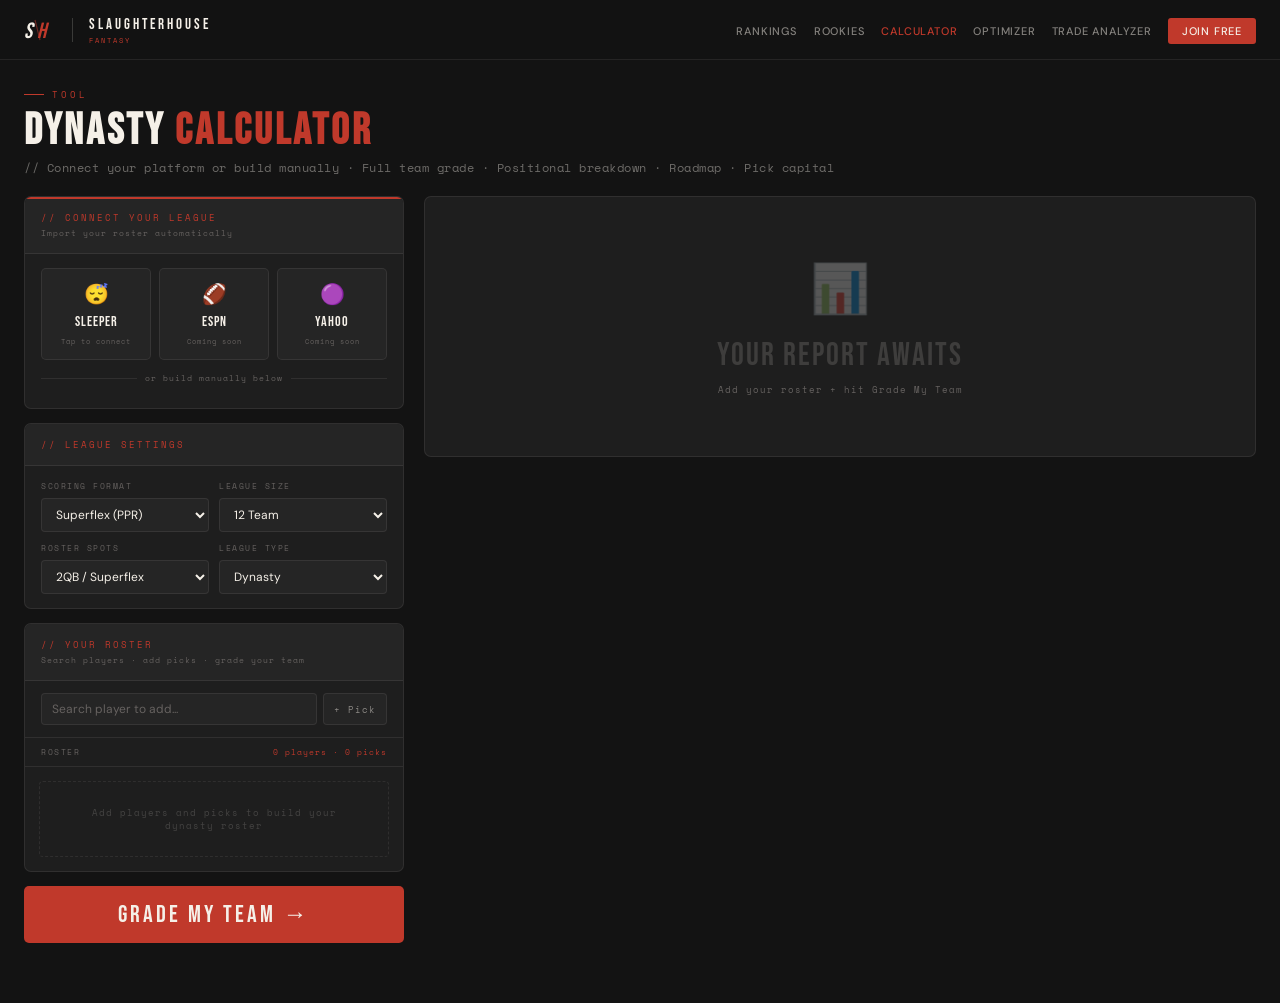
<file: calculator (4).html>
<!DOCTYPE html>
<html lang="en">
<head>
<meta charset="UTF-8">
<meta name="viewport" content="width=device-width, initial-scale=1.0">
<title>Dynasty Calculator — Slaughterhouse Fantasy</title>
<meta name="description" content="Full dynasty team grade calculator. Connect Sleeper, ESPN or Yahoo, or enter manually. Get a complete report: team grade, positional breakdown, contention window, roadmap, and pick capital grade.">
<link rel="preconnect" href="https://fonts.googleapis.com">
<link href="https://fonts.googleapis.com/css2?family=Bebas+Neue&family=DM+Sans:wght@300;400;500;600&family=Space+Mono:wght@400;700&display=swap" rel="stylesheet">
<style>
*,*::before,*::after{margin:0;padding:0;box-sizing:border-box;}
:root{
  --red:#C0392B;--red-dark:#8E2018;--red-dim:rgba(192,57,43,0.1);
  --off-white:#F5F0E8;--charcoal:#131313;--mid:#1E1E1E;--mid2:#252525;--mid3:#2C2C2C;
  --muted:#666260;--border:rgba(245,240,232,0.08);--border-strong:rgba(245,240,232,0.18);
  --green:#4DBD8A;--amber:#EDBA52;--blue:#7AABF0;--purple:#B09FE8;--nav-h:60px;
}
html{scroll-behavior:smooth;overflow-x:hidden;}
body{overflow-x:hidden;background:var(--charcoal);color:var(--off-white);font-family:'DM Sans',sans-serif;min-height:100vh;-webkit-font-smoothing:antialiased;}

/* NAV */
nav{display:flex;align-items:center;justify-content:space-between;padding:0 24px;height:var(--nav-h);border-bottom:1px solid var(--border);background:rgba(19,19,19,0.97);backdrop-filter:blur(10px);position:sticky;top:0;z-index:200;}
.nav-logo{display:flex;align-items:center;gap:10px;text-decoration:none;flex-shrink:0;}
.nav-wt{font-family:'Bebas Neue',sans-serif;font-size:15px;letter-spacing:3px;color:var(--off-white);}
.nav-ws{font-family:'Space Mono',monospace;font-size:7px;letter-spacing:2px;color:var(--red);display:block;margin-top:1px;}
.nav-div{width:1px;height:24px;background:var(--border-strong);margin:0 6px;}
.nav-links{display:flex;gap:16px;list-style:none;align-items:center;}
.nav-links a{color:rgba(245,240,232,0.5);text-decoration:none;font-size:11px;font-weight:500;letter-spacing:0.8px;text-transform:uppercase;transition:color 0.2s;white-space:nowrap;}
.nav-links a:hover{color:var(--off-white);}
.nav-links a.active{color:var(--red);}
.nav-cta{background:var(--red)!important;color:var(--off-white)!important;padding:6px 14px!important;border-radius:3px!important;}
.mob-btn{display:none;background:transparent;border:1px solid var(--border);color:var(--off-white);padding:6px 10px;border-radius:3px;cursor:pointer;font-size:14px;}

/* PAGE HEADER */
.page-header{padding:28px 24px 0;max-width:1300px;margin:0 auto;}
.eyebrow{font-family:'Space Mono',monospace;font-size:9px;letter-spacing:3px;color:var(--red);text-transform:uppercase;margin-bottom:8px;display:flex;align-items:center;gap:8px;}
.eyebrow::before{content:'';width:20px;height:1px;background:var(--red);}
.page-title{font-family:'Bebas Neue',sans-serif;font-size:44px;letter-spacing:3px;color:var(--off-white);line-height:1;}
.page-title span{color:var(--red);}
.page-sub{font-size:12px;color:rgba(245,240,232,0.4);margin-top:6px;font-family:'Space Mono',monospace;letter-spacing:0.5px;}

/* MAIN LAYOUT */
.main{max-width:1300px;margin:20px auto 0;padding:0 24px 60px;display:grid;grid-template-columns:380px 1fr;gap:20px;align-items:start;}

/* LEFT PANEL */
.left-panel{display:flex;flex-direction:column;gap:14px;}

/* PLATFORM CONNECT */
.platform-card{background:var(--mid);border:1px solid var(--border);border-radius:7px;overflow:hidden;position:relative;}
.platform-card::before{content:'';position:absolute;top:0;left:0;right:0;height:2px;background:var(--red);}
.card-header{padding:14px 16px;border-bottom:1px solid var(--border);background:var(--mid2);}
.card-label{font-family:'Space Mono',monospace;font-size:9px;letter-spacing:2px;color:var(--red);text-transform:uppercase;}
.card-sub{font-family:'Space Mono',monospace;font-size:8px;color:var(--muted);letter-spacing:1px;margin-top:3px;}
.card-body{padding:14px 16px;}
.platform-grid{display:grid;grid-template-columns:1fr 1fr 1fr;gap:8px;margin-bottom:12px;}
.plat-btn{background:var(--mid2);border:1px solid var(--border);border-radius:5px;padding:12px 8px;cursor:pointer;transition:all 0.2s;display:flex;flex-direction:column;align-items:center;gap:6px;}
.plat-btn:hover{border-color:var(--border-strong);background:var(--mid3);}
.plat-btn.connected{border-color:rgba(77,189,138,0.4);background:rgba(77,189,138,0.06);}
.plat-icon{font-size:20px;}
.plat-name{font-family:'Bebas Neue',sans-serif;font-size:14px;letter-spacing:1px;color:var(--off-white);}
.plat-status{font-family:'Space Mono',monospace;font-size:7px;letter-spacing:1px;color:var(--muted);}
.plat-btn.connected .plat-status{color:var(--green);}
.plat-divider{display:flex;align-items:center;gap:8px;margin:10px 0;}
.plat-divider::before,.plat-divider::after{content:'';flex:1;height:1px;background:var(--border);}
.plat-divider span{font-family:'Space Mono',monospace;font-size:8px;color:var(--muted);letter-spacing:1px;}

/* CONNECT MODAL */
.connect-modal{display:none;position:fixed;inset:0;background:rgba(0,0,0,0.75);z-index:300;align-items:center;justify-content:center;}
.connect-modal.open{display:flex;}
.connect-inner{background:var(--mid);border:1px solid var(--border-strong);border-radius:8px;padding:24px;width:360px;max-width:90vw;}
.connect-title{font-family:'Bebas Neue',sans-serif;font-size:24px;letter-spacing:2px;color:var(--off-white);margin-bottom:4px;}
.connect-sub{font-family:'Space Mono',monospace;font-size:9px;color:var(--muted);letter-spacing:1px;margin-bottom:16px;line-height:1.5;}
.connect-input{width:100%;background:var(--mid2);border:1px solid var(--border);border-radius:4px;padding:10px 12px;font-family:'DM Sans',sans-serif;font-size:13px;color:var(--off-white);outline:none;margin-bottom:10px;}
.connect-input:focus{border-color:var(--border-strong);}
.connect-input::placeholder{color:var(--muted);}
.connect-btn{width:100%;background:var(--red);color:var(--off-white);border:none;border-radius:4px;padding:11px;font-family:'Bebas Neue',sans-serif;font-size:18px;letter-spacing:2px;cursor:pointer;transition:background 0.2s;}
.connect-btn:hover{background:var(--red-dark);}
.connect-cancel{width:100%;background:transparent;color:var(--muted);border:none;padding:8px;font-family:'Space Mono',monospace;font-size:9px;cursor:pointer;margin-top:4px;letter-spacing:1px;}
.connect-note{font-family:'Space Mono',monospace;font-size:8px;color:rgba(245,240,232,0.25);line-height:1.6;margin-top:10px;letter-spacing:0.5px;}

/* SETTINGS */
.settings-card{background:var(--mid);border:1px solid var(--border);border-radius:7px;overflow:hidden;}
.settings-grid{padding:14px 16px;display:grid;grid-template-columns:1fr 1fr;gap:10px;}
.setting-item{}
.setting-label{font-family:'Space Mono',monospace;font-size:8px;letter-spacing:1.5px;color:var(--muted);text-transform:uppercase;margin-bottom:6px;}
.setting-select{width:100%;background:var(--mid2);border:1px solid var(--border);border-radius:4px;padding:7px 10px;font-family:'DM Sans',sans-serif;font-size:12px;color:var(--off-white);outline:none;cursor:pointer;}
.setting-select:focus{border-color:var(--border-strong);}

/* ROSTER BUILDER */
.roster-card{background:var(--mid);border:1px solid var(--border);border-radius:7px;overflow:hidden;}
.search-row{padding:12px 16px;border-bottom:1px solid var(--border);display:flex;gap:6px;}
.dd-wrap{flex:1;position:relative;}
.dd-wrap input{width:100%;background:var(--mid2);border:1px solid var(--border);border-radius:4px;padding:7px 10px;font-family:'DM Sans',sans-serif;font-size:12px;color:var(--off-white);outline:none;}
.dd-wrap input::placeholder{color:var(--muted);}
.dd-wrap input:focus{border-color:var(--border-strong);}
.dropdown{position:absolute;top:100%;left:0;right:0;background:var(--mid2);border:1px solid var(--border-strong);border-radius:4px;z-index:100;max-height:200px;overflow-y:auto;margin-top:2px;display:none;}
.dropdown.open{display:block;}
.dd-item{padding:8px 12px;cursor:pointer;display:flex;align-items:center;gap:8px;transition:background 0.1s;border-bottom:1px solid var(--border);}
.dd-item:last-child{border-bottom:none;}
.dd-item:hover{background:var(--mid3);}
.dd-name{font-size:12px;font-weight:600;color:var(--off-white);}
.dd-meta{font-size:9px;color:var(--muted);font-family:'Space Mono',monospace;}
.pos-badge{font-family:'Space Mono',monospace;font-size:8px;font-weight:700;padding:2px 5px;border-radius:2px;flex-shrink:0;}
.QB{background:rgba(192,57,43,0.2);color:#E57368;}
.RB{background:rgba(77,189,138,0.15);color:#4DBD8A;}
.WR{background:rgba(122,171,240,0.15);color:#7AABF0;}
.TE{background:rgba(237,186,82,0.15);color:#EDBA52;}
.PK{background:rgba(176,159,232,0.15);color:#B09FE8;}

/* ADD PICK BTN */
.add-pick-btn{background:var(--mid2);border:1px solid var(--border);border-radius:4px;padding:7px 10px;font-family:'Space Mono',monospace;font-size:9px;color:rgba(245,240,232,0.5);cursor:pointer;transition:all 0.15s;white-space:nowrap;letter-spacing:1px;}
.add-pick-btn:hover{border-color:var(--border-strong);color:var(--off-white);}

/* ROSTER COUNT */
.roster-meta{padding:8px 16px;border-bottom:1px solid var(--border);display:flex;justify-content:space-between;align-items:center;}
.roster-meta-label{font-family:'Space Mono',monospace;font-size:8px;letter-spacing:1.5px;color:var(--muted);text-transform:uppercase;}
.roster-meta-count{font-family:'Space Mono',monospace;font-size:8px;color:var(--red);letter-spacing:1px;}

/* ROSTER LIST */
.roster-list{padding:8px;max-height:380px;overflow-y:auto;}
.roster-item{display:flex;align-items:center;gap:8px;padding:7px 10px;background:var(--mid2);border-radius:4px;border:1px solid var(--border);margin-bottom:4px;}
.roster-item:last-child{margin-bottom:0;}
.ri-av{width:26px;height:26px;border-radius:50%;background:var(--mid3);display:flex;align-items:center;justify-content:center;font-size:8px;font-weight:700;color:rgba(245,240,232,0.6);font-family:'Space Mono',monospace;flex-shrink:0;}
.ri-pick-av{border-radius:3px;background:rgba(176,159,232,0.1);border:1px solid rgba(176,159,232,0.2);}
.ri-name{flex:1;font-size:12px;font-weight:600;color:var(--off-white);}
.ri-sub{font-size:9px;color:var(--muted);font-family:'Space Mono',monospace;margin-top:1px;}
.ri-remove{background:transparent;border:none;color:var(--muted);cursor:pointer;font-size:14px;line-height:1;transition:color 0.15s;flex-shrink:0;}
.ri-remove:hover{color:var(--red);}
.roster-empty{text-align:center;padding:24px;font-family:'Space Mono',monospace;font-size:9px;color:rgba(245,240,232,0.18);letter-spacing:1px;border:1px dashed var(--border);border-radius:4px;margin:6px;}

/* ANALYZE BTN */
.analyze-btn{width:100%;background:var(--red);color:var(--off-white);border:none;border-radius:5px;padding:14px;font-family:'Bebas Neue',sans-serif;font-size:24px;letter-spacing:3px;cursor:pointer;transition:all 0.2s;}
.analyze-btn:hover{background:var(--red-dark);transform:translateY(-1px);}

/* PICK MODAL */
.pick-modal{display:none;position:fixed;inset:0;background:rgba(0,0,0,0.75);z-index:300;align-items:center;justify-content:center;}
.pick-modal.open{display:flex;}
.pick-inner{background:var(--mid);border:1px solid var(--border-strong);border-radius:8px;padding:22px;width:400px;max-width:90vw;max-height:85vh;overflow-y:auto;}
.pick-title{font-family:'Bebas Neue',sans-serif;font-size:24px;letter-spacing:2px;color:var(--off-white);margin-bottom:14px;}
.year-tabs{display:flex;gap:4px;margin-bottom:12px;}
.year-tab{font-family:'Space Mono',monospace;font-size:9px;letter-spacing:1px;padding:5px 12px;border:1px solid var(--border);background:transparent;color:rgba(245,240,232,0.4);cursor:pointer;border-radius:3px;transition:all 0.15s;}
.year-tab.active{background:var(--mid3);border-color:var(--border-strong);color:var(--off-white);}
.picks-grid{display:grid;grid-template-columns:repeat(4,1fr);gap:4px;margin-bottom:10px;}
.pick-slot{background:var(--mid2);border:1px solid var(--border);border-radius:4px;padding:7px 4px;text-align:center;cursor:pointer;transition:all 0.15s;}
.pick-slot:hover{border-color:var(--amber);}
.pick-slot.sel{border-color:var(--amber);background:rgba(237,186,82,0.1);}
.pick-slot-lbl{font-family:'Bebas Neue',sans-serif;font-size:13px;color:var(--off-white);}
.pick-slot-val{font-family:'Space Mono',monospace;font-size:7px;color:var(--amber);margin-top:1px;}
.future-grid{display:grid;grid-template-columns:1fr 1fr 1fr;gap:6px;margin-bottom:8px;}
.future-opt{background:var(--mid2);border:1px solid var(--border);border-radius:4px;padding:8px 6px;text-align:center;cursor:pointer;transition:all 0.15s;}
.future-opt:hover{border-color:rgba(176,159,232,0.4);}
.future-opt.sel{border-color:var(--purple);background:rgba(176,159,232,0.08);}
.fo-round{font-family:'Bebas Neue',sans-serif;font-size:16px;color:var(--off-white);line-height:1;}
.fo-quality{font-family:'Space Mono',monospace;font-size:8px;color:var(--purple);margin-top:2px;letter-spacing:1px;}
.fo-val{font-family:'Space Mono',monospace;font-size:7px;color:var(--muted);margin-top:2px;}
.rnd-label{font-family:'Space Mono',monospace;font-size:8px;letter-spacing:1.5px;color:var(--muted);text-transform:uppercase;margin:8px 0 4px;}
.pick-add-btn{width:100%;background:var(--red);color:var(--off-white);border:none;border-radius:4px;padding:10px;font-family:'Bebas Neue',sans-serif;font-size:17px;letter-spacing:2px;cursor:pointer;margin-top:6px;}
.pick-cancel{width:100%;background:transparent;color:var(--muted);border:none;padding:7px;font-family:'Space Mono',monospace;font-size:9px;cursor:pointer;margin-top:4px;letter-spacing:1px;}

/* RIGHT PANEL — REPORT */
.right-panel{}
.report-placeholder{background:var(--mid);border:1px solid var(--border);border-radius:7px;padding:60px 32px;text-align:center;}
.placeholder-icon{font-size:48px;margin-bottom:16px;opacity:0.25;}
.placeholder-title{font-family:'Bebas Neue',sans-serif;font-size:32px;letter-spacing:2px;color:rgba(245,240,232,0.15);}
.placeholder-sub{font-family:'Space Mono',monospace;font-size:9px;color:var(--muted);letter-spacing:1px;margin-top:8px;}

/* REPORT SECTIONS */
.report{display:flex;flex-direction:column;gap:16px;}

/* OVERALL GRADE */
.grade-card{background:var(--mid);border:1px solid var(--border-strong);border-radius:7px;padding:22px;position:relative;overflow:hidden;}
.grade-card::before{content:'';position:absolute;top:0;left:0;right:0;height:3px;}
.grade-powerhouse::before{background:linear-gradient(90deg,#4DBD8A,#7AABF0);}
.grade-contender::before{background:var(--green);}
.grade-fringe::before{background:var(--amber);}
.grade-developing::before{background:var(--blue);}
.grade-rebuild::before{background:var(--red);}
.grade-top{display:flex;align-items:flex-start;justify-content:space-between;gap:16px;margin-bottom:16px;}
.grade-left{}
.grade-tier-badge{font-family:'Space Mono',monospace;font-size:8px;letter-spacing:2px;text-transform:uppercase;padding:4px 10px;border-radius:3px;display:inline-block;margin-bottom:10px;}
.grade-letter-wrap{display:flex;align-items:baseline;gap:2px;}
.grade-letter{font-family:'Bebas Neue',sans-serif;font-size:88px;line-height:0.85;letter-spacing:-2px;}
.grade-plus{font-family:'Bebas Neue',sans-serif;font-size:44px;}
.grade-right{text-align:right;}
.grade-verdict{font-family:'Bebas Neue',sans-serif;font-size:28px;letter-spacing:2px;color:var(--off-white);line-height:1.1;}
.grade-score{font-family:'Space Mono',monospace;font-size:11px;color:var(--muted);margin-top:6px;letter-spacing:1px;}
.grade-score b{color:var(--off-white);}
.grade-window{font-family:'Space Mono',monospace;font-size:10px;letter-spacing:1px;margin-top:4px;}
.grade-summary{font-size:13px;color:rgba(245,240,232,0.55);line-height:1.7;font-weight:300;border-top:1px solid var(--border);padding-top:14px;}

/* SCORE BAR */
.score-bar-section{margin-bottom:14px;}
.score-bar-label{display:flex;justify-content:space-between;font-family:'Space Mono',monospace;font-size:8px;color:var(--muted);letter-spacing:1px;text-transform:uppercase;margin-bottom:5px;}
.score-bar-track{height:5px;background:var(--mid2);border-radius:3px;overflow:hidden;}
.score-bar-fill{height:100%;border-radius:3px;transition:width 0.6s ease;}

/* POSITIONAL GRADES */
.pos-grades-card{background:var(--mid);border:1px solid var(--border);border-radius:7px;padding:18px;}
.section-label{font-family:'Space Mono',monospace;font-size:9px;letter-spacing:2px;color:var(--red);text-transform:uppercase;margin-bottom:14px;}
.pos-grades-grid{display:grid;grid-template-columns:repeat(4,1fr);gap:10px;margin-bottom:12px;}
.pg-item{background:var(--mid2);border:1px solid var(--border);border-radius:5px;padding:12px 10px;text-align:center;}
.pg-pos-lbl{font-family:'Space Mono',monospace;font-size:8px;letter-spacing:1.5px;color:var(--muted);text-transform:uppercase;margin-bottom:6px;}
.pg-grade{font-family:'Bebas Neue',sans-serif;font-size:34px;letter-spacing:1px;line-height:1;}
.pg-detail{font-size:9px;color:var(--muted);margin-top:4px;font-family:'Space Mono',monospace;letter-spacing:0.5px;}
.pg-bar{height:3px;border-radius:2px;margin-top:8px;}
.pg-players{font-size:10px;color:rgba(245,240,232,0.45);margin-top:6px;line-height:1.5;}

/* PICK CAPITAL GRADE */
.pick-capital-card{background:var(--mid);border:1px solid var(--border);border-radius:7px;padding:18px;}
.pick-capital-grid{display:grid;grid-template-columns:repeat(4,1fr);gap:8px;margin-top:12px;}
.pc-year{background:var(--mid2);border:1px solid var(--border);border-radius:5px;padding:10px;text-align:center;}
.pc-year-label{font-family:'Bebas Neue',sans-serif;font-size:18px;letter-spacing:1px;color:var(--off-white);line-height:1;}
.pc-year-grade{font-family:'Bebas Neue',sans-serif;font-size:28px;letter-spacing:1px;line-height:1;margin-top:4px;}
.pc-year-picks{font-family:'Space Mono',monospace;font-size:8px;color:var(--muted);margin-top:4px;letter-spacing:0.5px;}
.pc-year-val{font-family:'Space Mono',monospace;font-size:9px;margin-top:3px;letter-spacing:1px;}
.pc-total-bar{margin-top:12px;}

/* CONTENTION WINDOW */
.window-card{background:var(--mid);border:1px solid var(--border);border-radius:7px;padding:18px;}
.window-timeline{display:flex;gap:8px;margin-top:12px;align-items:flex-end;}
.wt-col{flex:1;text-align:center;}
.wt-bar-wrap{height:60px;background:var(--mid2);border-radius:3px;overflow:hidden;display:flex;align-items:flex-end;margin-bottom:5px;position:relative;}
.wt-bar{width:100%;border-radius:3px;transition:height 0.5s ease;}
.wt-peak-ring{position:absolute;inset:0;border:2px solid var(--amber);border-radius:3px;opacity:0;}
.wt-peak-ring.show{opacity:1;}
.wt-year-lbl{font-family:'Space Mono',monospace;font-size:8px;color:var(--muted);letter-spacing:1px;}
.wt-score-lbl{font-family:'Space Mono',monospace;font-size:7px;color:var(--muted);margin-top:2px;}

/* ROADMAP */
.roadmap-card{background:var(--mid);border:1px solid var(--border);border-radius:7px;padding:18px;}
.roadmap-strategy{display:flex;align-items:center;gap:10px;padding:12px 14px;border-radius:5px;margin-bottom:14px;}
.rs-icon{font-size:22px;flex-shrink:0;}
.rs-name{font-family:'Bebas Neue',sans-serif;font-size:20px;letter-spacing:1px;color:var(--off-white);}
.rs-desc{font-size:11px;color:rgba(245,240,232,0.5);margin-top:2px;font-weight:300;}
.roadmap-steps{display:flex;flex-direction:column;gap:8px;}
.roadmap-step{display:flex;align-items:flex-start;gap:10px;padding:10px 12px;background:var(--mid2);border-radius:4px;border-left:3px solid var(--border);}
.rs-num{font-family:'Bebas Neue',sans-serif;font-size:20px;color:var(--red);line-height:1;flex-shrink:0;width:20px;}
.rs-text{font-size:12px;color:rgba(245,240,232,0.65);line-height:1.6;font-weight:300;}
.rs-text strong{color:var(--off-white);font-weight:600;}

/* RECOMMENDED MOVES */
.moves-card{background:var(--mid);border:1px solid var(--border);border-radius:7px;padding:18px;}
.move-list{display:flex;flex-direction:column;gap:8px;margin-top:12px;}
.move-item{display:flex;align-items:flex-start;gap:10px;padding:12px 14px;background:var(--mid2);border-radius:5px;border:1px solid var(--border);}
.move-icon{font-size:18px;flex-shrink:0;margin-top:1px;}
.move-content{}
.move-type{font-family:'Space Mono',monospace;font-size:8px;letter-spacing:1.5px;text-transform:uppercase;margin-bottom:3px;}
.move-sell .move-type{color:var(--red);}
.move-buy .move-type{color:var(--green);}
.move-hold .move-type{color:var(--amber);}
.move-draft .move-type{color:var(--blue);}
.move-stash .move-type{color:var(--purple);}
.move-text{font-size:12px;color:rgba(245,240,232,0.65);line-height:1.55;font-weight:300;}

/* MOBILE */
@media(max-width:1000px){
  .main{grid-template-columns:1fr;}
  .pos-grades-grid{grid-template-columns:repeat(2,1fr);}
  .pick-capital-grid{grid-template-columns:repeat(2,1fr);}
}
@media(max-width:768px){
  .nav-links{display:none;}
  .nav-links.open{display:flex;flex-direction:column;position:fixed;top:var(--nav-h);left:0;right:0;background:rgba(19,19,19,0.98);padding:16px 24px;border-bottom:1px solid var(--border);z-index:199;gap:14px;}
  .mob-btn{display:block;}
  .page-title{font-size:32px;}
  .platform-grid{grid-template-columns:1fr 1fr 1fr;}
  .settings-grid{grid-template-columns:1fr;}
  .grade-top{flex-direction:column;}
  .grade-right{text-align:left;}
}
@media(max-width:500px){
  nav,.page-header,.main{padding-left:12px;padding-right:12px;}
  .page-title{font-size:24px;letter-spacing:1px;}
  .picks-grid{grid-template-columns:repeat(3,1fr);}
  .future-grid{grid-template-columns:1fr 1fr;}
  .pos-grades-grid{grid-template-columns:1fr 1fr;}
  .pick-capital-grid{grid-template-columns:1fr 1fr;}
  .settings-grid{grid-template-columns:1fr;}
  .platform-grid{grid-template-columns:1fr 1fr 1fr;}
  .grade-letter{font-size:60px!important;}
  .grade-verdict{font-size:20px!important;}
  .window-timeline{gap:4px;}
  .wt-year-lbl{font-size:7px;}
  .left-panel{gap:10px;}
  .analyze-btn{font-size:20px;}
  .roadmap-step{padding:8px 10px;}
  .rs-text{font-size:11px;}
}

/* ── PLATFORM CONNECT MODAL ── */
.connect-overlay{display:none;position:fixed;inset:0;background:rgba(0,0,0,0.78);z-index:500;align-items:center;justify-content:center;}
.connect-overlay.open{display:flex;}
.connect-box{background:var(--mid);border:1px solid var(--border-strong);border-radius:8px;padding:26px;width:400px;max-width:92vw;max-height:88vh;overflow-y:auto;}
.connect-box-title{font-family:'Bebas Neue',sans-serif;font-size:26px;letter-spacing:2px;color:var(--off-white);margin-bottom:4px;}
.connect-box-sub{font-family:'Space Mono',monospace;font-size:9px;color:var(--muted);letter-spacing:1px;line-height:1.6;margin-bottom:14px;}
.connect-step{display:flex;align-items:flex-start;gap:10px;padding:9px 12px;background:var(--mid2);border-radius:4px;border:1px solid var(--border);margin-bottom:6px;}
.connect-step-num{font-family:'Bebas Neue',sans-serif;font-size:18px;color:var(--red);line-height:1;flex-shrink:0;width:16px;}
.connect-step-text{font-size:11px;color:rgba(245,240,232,0.6);line-height:1.5;}
.connect-step-text strong{color:var(--off-white);}
.connect-input-row{display:flex;gap:8px;margin:12px 0 8px;}
.connect-text-input{flex:1;background:var(--mid2);border:1px solid var(--border);border-radius:4px;padding:9px 12px;font-family:'DM Sans',sans-serif;font-size:13px;color:var(--off-white);outline:none;}
.connect-text-input:focus{border-color:var(--border-strong);}
.connect-text-input::placeholder{color:var(--muted);}
.connect-submit-btn{background:var(--red);color:var(--off-white);border:none;border-radius:4px;padding:9px 16px;font-family:'Bebas Neue',sans-serif;font-size:16px;letter-spacing:1px;cursor:pointer;white-space:nowrap;}
.connect-submit-btn:disabled{opacity:0.5;cursor:default;}
.connect-loading{display:none;text-align:center;padding:12px;font-family:'Space Mono',monospace;font-size:10px;color:var(--muted);letter-spacing:1px;}
.connect-loading.show{display:block;}
.connect-error{font-family:'Space Mono',monospace;font-size:9px;color:var(--red);letter-spacing:1px;padding:8px 10px;background:rgba(192,57,43,0.08);border:1px solid rgba(192,57,43,0.2);border-radius:3px;margin-top:6px;display:none;}
.connect-error.show{display:block;}
.connect-leagues{display:none;margin-top:10px;}
.connect-leagues.show{display:block;}
.connect-leagues-label{font-family:'Space Mono',monospace;font-size:8px;letter-spacing:1.5px;color:var(--muted);text-transform:uppercase;margin-bottom:6px;}
.league-item{display:flex;align-items:center;justify-content:space-between;padding:9px 12px;background:var(--mid2);border:1px solid var(--border);border-radius:4px;margin-bottom:5px;cursor:pointer;transition:border-color 0.15s;}
.league-item:hover{border-color:var(--border-strong);}
.league-item.sel{border-color:var(--red);background:var(--red-dim);}
.league-name{font-size:12px;font-weight:600;color:var(--off-white);}
.league-meta{font-family:'Space Mono',monospace;font-size:9px;color:var(--muted);margin-top:2px;}
.connect-teams{display:none;margin-top:10px;}
.connect-teams.show{display:block;}
.connect-teams-label{font-family:'Space Mono',monospace;font-size:8px;letter-spacing:1.5px;color:var(--muted);text-transform:uppercase;margin-bottom:6px;}
.team-item{display:flex;align-items:center;justify-content:space-between;padding:8px 12px;background:var(--mid2);border:1px solid var(--border);border-radius:4px;margin-bottom:4px;cursor:pointer;transition:border-color 0.15s;}
.team-item:hover{border-color:var(--border-strong);}
.team-item.sel{border-color:var(--red);background:var(--red-dim);}
.team-name{font-size:12px;font-weight:600;color:var(--off-white);}
.team-record{font-family:'Space Mono',monospace;font-size:9px;color:var(--muted);}
.import-roster-btn{width:100%;background:var(--green);color:var(--charcoal);border:none;border-radius:4px;padding:10px;font-family:'Bebas Neue',sans-serif;font-size:17px;letter-spacing:2px;cursor:pointer;margin-top:8px;font-weight:700;}
.import-roster-btn:disabled{opacity:0.4;cursor:default;}
.connect-cancel-btn{width:100%;background:transparent;color:var(--muted);border:none;padding:8px;font-family:'Space Mono',monospace;font-size:9px;cursor:pointer;margin-top:4px;letter-spacing:1px;}
.connect-api-note{font-family:'Space Mono',monospace;font-size:7px;color:rgba(245,240,232,0.2);line-height:1.6;margin-top:10px;letter-spacing:0.5px;border-top:1px solid var(--border);padding-top:8px;}
.connected-roster-badge{display:none;background:rgba(77,189,138,0.08);border:1px solid rgba(77,189,138,0.25);border-radius:4px;padding:8px 12px;margin:10px 16px;font-family:'Space Mono',monospace;font-size:9px;color:var(--green);letter-spacing:1px;}
.connected-roster-badge.show{display:block;}
.connected-roster-badge span{color:var(--off-white);}


/* ── GLOBAL MOBILE OVERFLOW FIX ── */
html,body{overflow-x:hidden;max-width:100vw;}
*{max-width:100%;}
img,svg,video{max-width:100%;}


@media(max-width:400px){
  html,body{overflow-x:hidden;}
  .page-title{font-size:22px!important;letter-spacing:1px!important;}
  .fmt-tabs{gap:2px!important;}
  .fmt-btn{font-size:7px!important;padding:5px 5px!important;letter-spacing:0!important;}
  .pos-btn{font-size:7px!important;padding:5px 5px!important;}
  .controls{gap:5px!important;padding-left:10px!important;padding-right:10px!important;}
  .settings-bar{gap:5px!important;padding-left:10px!important;padding-right:10px!important;}
  .setting-select{font-size:8px!important;padding:5px 6px!important;}
  table{min-width:320px!important;}
}

</style>
</head>
<body>
<nav>
  <a class="nav-logo" href="index.html">
    <svg width="32" height="24" viewBox="0 0 32 24" fill="none" style="flex-shrink:0">
      <text x="0" y="20" font-family="'Bebas Neue',sans-serif" font-size="22" fill="#F5F0E8" font-style="italic">S</text>
      <text x="13" y="20" font-family="'Bebas Neue',sans-serif" font-size="22" fill="#C0392B" font-style="italic">H</text>
      <line x1="11" y1="2" x2="16" y2="22" stroke="#C0392B" stroke-width="1.2" opacity="0.5"/>
    </svg>
    <div class="nav-div"></div>
    <div><span class="nav-wt">SLAUGHTERHOUSE</span><span class="nav-ws">FANTASY</span></div>
  </a>
  <button class="mob-btn" id="mobBtn">☰</button>
  <ul class="nav-links" id="navLinks">
    <li><a href="rankings.html">Rankings</a></li>
    <li><a href="rookies.html">Rookies</a></li>
    <li><a href="calculator.html" class="active">Calculator</a></li>
    <li><a href="optimizer.html">Optimizer</a></li>
    <li><a href="trade.html">Trade Analyzer</a></li>
    <li><a href="#" class="nav-cta">Join Free</a></li>
  </ul>
</nav>

<div class="page-header">
  <p class="eyebrow">Tool</p>
  <h1 class="page-title">DYNASTY <span>CALCULATOR</span></h1>
  <p class="page-sub">// Connect your platform or build manually · Full team grade · Positional breakdown · Roadmap · Pick capital</p>
</div>

<div class="main">
  <!-- LEFT PANEL -->
  <div class="left-panel">

    <!-- PLATFORM CONNECT -->
    <div class="platform-card">
      <div class="card-header">
        <div class="card-label">// Connect Your League</div>
        <div class="card-sub">Import your roster automatically</div>
      </div>
      <div class="card-body">
        <div class="platform-grid">
          <div class="plat-btn" id="platSleeper" onclick="openPlatformConnect('Sleeper')">
            <span class="plat-icon">😴</span>
            <div class="plat-name">Sleeper</div>
            <div class="plat-status" id="sleeperStatus">Tap to connect</div>
          </div>
          <div class="plat-btn" id="platESPN" onclick="openPlatformConnect('ESPN')">
            <span class="plat-icon">🏈</span>
            <div class="plat-name">ESPN</div>
            <div class="plat-status" id="espnStatus">Coming soon</div>
          </div>
          <div class="plat-btn" id="platYahoo" onclick="openPlatformConnect('Yahoo')">
            <span class="plat-icon">🟣</span>
            <div class="plat-name">Yahoo</div>
            <div class="plat-status" id="yahooStatus">Coming soon</div>
          </div>
        </div>
        <div class="connected-roster-badge" id="connectedBadge">✓ Connected: <span id="connectedInfo">—</span></div>
        <div class="plat-divider"><span>or build manually below</span></div>
      </div>
    </div>

    <!-- SETTINGS -->
    <div class="settings-card">
      <div class="card-header">
        <div class="card-label">// League Settings</div>
      </div>
      <div class="settings-grid">
        <div class="setting-item">
          <div class="setting-label">Scoring Format</div>
          <select class="setting-select" id="fmtSelect">
            <option value="sf">Superflex (PPR)</option>
            <option value="ppr">PPR</option>
            <option value="half">Half PPR</option>
            <option value="tep15">TE Premium (1.5)</option>
            <option value="tep175">TE Premium (1.75)</option>
            <option value="tep2">TE Premium (2.0)</option>
          </select>
        </div>
        <div class="setting-item">
          <div class="setting-label">League Size</div>
          <select class="setting-select" id="leagueSize">
            <option value="10">10 Team</option>
            <option value="12" selected>12 Team</option>
            <option value="14">14 Team</option>
          </select>
        </div>
        <div class="setting-item">
          <div class="setting-label">Roster Spots</div>
          <select class="setting-select" id="rosterType">
            <option value="sf">2QB / Superflex</option>
            <option value="1qb">1QB Standard</option>
          </select>
        </div>
        <div class="setting-item">
          <div class="setting-label">League Type</div>
          <select class="setting-select" id="leagueType">
            <option value="dynasty">Dynasty</option>
            <option value="keeper">Keeper</option>
          </select>
        </div>
      </div>
    </div>

    <!-- ROSTER BUILDER -->
    <div class="roster-card">
      <div class="card-header">
        <div class="card-label">// Your Roster</div>
        <div class="card-sub">Search players · add picks · grade your team</div>
      </div>
      <div class="search-row">
        <div class="dd-wrap">
          <input type="text" id="playerSearch" placeholder="Search player to add..." autocomplete="off">
          <div class="dropdown" id="playerDropdown"></div>
        </div>
        <button class="add-pick-btn" onclick="openPickModal()">+ Pick</button>
      </div>
      <div class="roster-meta">
        <span class="roster-meta-label">Roster</span>
        <span class="roster-meta-count" id="rosterCount">0 players · 0 picks</span>
      </div>
      <div class="roster-list" id="rosterList">
        <div class="roster-empty">Add players and picks to build your dynasty roster</div>
      </div>
    </div>

    <button class="analyze-btn" onclick="runAnalysis()">GRADE MY TEAM →</button>
  </div>

  <!-- RIGHT PANEL -->
  <div class="right-panel" id="rightPanel">
    <div class="report-placeholder">
      <div class="placeholder-icon">📊</div>
      <div class="placeholder-title">YOUR REPORT AWAITS</div>
      <div class="placeholder-sub">Add your roster + hit Grade My Team</div>
    </div>
  </div>
</div>

<!-- CONNECT MODAL -->
<div class="connect-modal" id="connectModal">
  <div class="connect-inner">
    <div class="connect-title" id="connectTitle">CONNECT</div>
    <div class="connect-sub" id="connectSub">Enter your username to import your roster</div>
    <input type="text" class="connect-input" id="connectInput" placeholder="Enter username or league ID...">
    <button class="connect-btn" onclick="simulateConnect()">CONNECT & IMPORT</button>
    <button class="connect-cancel" onclick="closeConnect()">Cancel</button>
    <div class="connect-note" id="connectNote">Note: Platform integrations require backend API setup. This demo simulates the connection flow. Full live imports will be enabled in a future update.</div>
  </div>
</div>

<!-- PLATFORM CONNECT MODAL -->
<div class="connect-overlay" id="connectOverlay">
  <div class="connect-box">
    <div class="connect-box-title" id="connectModalTitle">CONNECT SLEEPER</div>
    <div class="connect-box-sub" id="connectModalSub">Import your dynasty roster directly from Sleeper — no password needed</div>

    <div id="sleeperSteps">
      <div class="connect-step"><div class="connect-step-num">1</div><div class="connect-step-text">Enter your <strong>Sleeper username</strong> — Sleeper's API is public, no password required.</div></div>
      <div class="connect-step"><div class="connect-step-num">2</div><div class="connect-step-text">Select your <strong>dynasty league</strong> from the list that appears.</div></div>
      <div class="connect-step"><div class="connect-step-num">3</div><div class="connect-step-text">Choose <strong>your team</strong> — your full roster auto-populates into the calculator.</div></div>
    </div>
    <div id="oauthSteps" style="display:none">
      <div class="connect-step"><div class="connect-step-num">1</div><div class="connect-step-text">Enter your <strong>League ID</strong> from your league URL.</div></div>
      <div class="connect-step"><div class="connect-step-num">2</div><div class="connect-step-text"><strong>Full OAuth integration coming soon.</strong> Use Sleeper for live imports now.</div></div>
    </div>

    <div class="connect-input-row">
      <input type="text" class="connect-text-input" id="connectTextInput" placeholder="Your Sleeper username...">
      <button class="connect-submit-btn" id="connectSubmitBtn" onclick="submitPlatformConnect()">FIND</button>
    </div>
    <div class="connect-error" id="connectError">Could not find that account. Please check your spelling.</div>
    <div class="connect-loading" id="connectLoading">Searching leagues...</div>

    <div class="connect-leagues" id="connectLeagues">
      <div class="connect-leagues-label">Select Your League</div>
      <div id="leagueList"></div>
    </div>
    <div class="connect-teams" id="connectTeams">
      <div class="connect-teams-label">Select Your Team</div>
      <div id="teamList"></div>
      <button class="import-roster-btn" id="importRosterBtn" onclick="importRosterToCalc()" disabled>IMPORT MY ROSTER →</button>
    </div>

    <button class="connect-cancel-btn" onclick="closePlatformConnect()">Cancel</button>
    <div class="connect-api-note">Sleeper API is public and free — no authentication needed for roster data. Full live imports require a lightweight backend proxy. ESPN and Yahoo OAuth coming in a future update.</div>
  </div>
</div>

<!-- PICK MODAL -->
<div class="pick-modal" id="pickModal">
  <div class="pick-inner">
    <div class="pick-title">ADD DRAFT PICK</div>
    <div class="year-tabs" id="pickYearTabs">
      <button class="year-tab active" data-year="2026">2026</button>
      <button class="year-tab" data-year="2027">2027</button>
      <button class="year-tab" data-year="2028">2028</button>
      <button class="year-tab" data-year="2029">2029</button>
    </div>
    <div id="pickContent"></div>
    <button class="pick-add-btn" onclick="confirmPick()">ADD PICK</button>
    <button class="pick-cancel" onclick="closePickModal()">Cancel</button>
  </div>
</div>

<script src="data/player-values.js"></script>
<script src="data/pick-values.js"></script>
<script>
// Player data loaded from data/player-values.js



// Pick values loaded from data/pick-values.js
// ── FORMAT VALUE ──
function getPlayerVal(p){
  const fmt=document.getElementById('fmtSelect').value;
  if(fmt==='ppr') return p.ppr;
  if(fmt==='half') return p.half;
  if(fmt==='sf') return p.sf;
  if(fmt.startsWith('tep')){
    const mult=fmt==='tep15'?1.5:fmt==='tep175'?1.75:2.0;
    const bonus=p.pos==='TE'?Math.round(p.ppr*(mult-1)*0.12):0;
    return p.ppr+bonus;
  }
  return p.ppr;
}

// ── CONNECT MODAL ──
function openConnect(platform){
  connectPlatform=platform;
  const configs={
    Sleeper:{title:'CONNECT SLEEPER',sub:'Enter your Sleeper username to auto-import your dynasty roster.',placeholder:'Your Sleeper username',note:'Sleeper has a free public API — no OAuth required. Full live import coming soon.'},
    ESPN:{title:'CONNECT ESPN',sub:'Enter your ESPN league ID and team number to import your roster.',placeholder:'ESPN League ID',note:'ESPN requires OAuth authentication. Full live import coming soon.'},
    Yahoo:{title:'CONNECT YAHOO',sub:'Enter your Yahoo league ID to import your roster.',placeholder:'Yahoo League ID',note:'Yahoo requires OAuth authentication. Full live import coming soon.'}
  };
  const c=configs[platform];
  document.getElementById('connectTitle').textContent=c.title;
  document.getElementById('connectSub').textContent=c.sub;
  document.getElementById('connectInput').placeholder=c.placeholder;
  document.getElementById('connectNote').textContent=c.note;
  document.getElementById('connectInput').value='';
  document.getElementById('connectModal').classList.add('open');
}
function closeConnect(){document.getElementById('connectModal').classList.remove('open');}
function simulateConnect(){
  const val=document.getElementById('connectInput').value.trim();
  if(!val){alert('Please enter your username or league ID.');return;}
  closeConnect();
  alert(`✓ "${val}" connected! In the live build, this would auto-import your full dynasty roster from ${connectPlatform}. For now, please add your players manually below.`);
  document.getElementById('plat'+connectPlatform).classList.add('connected');
  document.getElementById('plat'+connectPlatform).querySelector('.plat-status').textContent='✓ Connected';
}

// ── SEARCH ──
function ini(n){const p=n.split(' ');return p.length===1?n.slice(0,2).toUpperCase():(p[0][0]+p[p.length-1][0]).toUpperCase();}

document.getElementById('playerSearch').addEventListener('input',function(){
  const q=this.value.toLowerCase().trim();
  const dd=document.getElementById('playerDropdown');
  if(q.length<2){dd.classList.remove('open');return;}
  const taken=new Set(roster.filter(r=>r.type==='player').map(r=>r.data.name));
  const matches=PLAYERS.filter(p=>!taken.has(p.name)&&(p.name.toLowerCase().includes(q)||p.team.toLowerCase().includes(q)||p.pos.toLowerCase().includes(q))).slice(0,8);
  if(!matches.length){dd.classList.remove('open');return;}
  dd.innerHTML=matches.map(p=>`
    <div class="dd-item" onclick="addPlayer('${p.name.replace(/'/g,"\\'")}')">
      <span class="pos-badge ${p.pos}">${p.pos}</span>
      <div><div class="dd-name">${p.name}</div><div class="dd-meta">${p.team} · Age ${p.age}</div></div>
    </div>`).join('');
  dd.classList.add('open');
});
document.addEventListener('click',e=>{if(!e.target.closest('#playerSearch')&&!e.target.closest('#playerDropdown')) document.getElementById('playerDropdown').classList.remove('open');});

function addPlayer(name){
  const p=PLAYERS.find(x=>x.name===name);
  if(!p||roster.find(r=>r.type==='player'&&r.data.name===name)) return;
  roster.push({type:'player',data:p});
  document.getElementById('playerSearch').value='';
  document.getElementById('playerDropdown').classList.remove('open');
  renderRoster();
}
function removeAsset(idx){
  roster.splice(idx,1);
  renderRoster();
}

function renderRoster(){
  const list=document.getElementById('rosterList');
  const players=roster.filter(r=>r.type==='player');
  const picks=roster.filter(r=>r.type==='pick');
  document.getElementById('rosterCount').textContent=`${players.length} player${players.length!==1?'s':''} · ${picks.length} pick${picks.length!==1?'s':''}`;
  if(!roster.length){
    list.innerHTML='<div class="roster-empty">Add players and picks to build your dynasty roster</div>';
    return;
  }
  const sorted=[...roster].sort((a,b)=>{
    if(a.type!==b.type) return a.type==='player'?-1:1;
    if(a.type==='player') return getPlayerVal(b.data)-getPlayerVal(a.data);
    return b.value-a.value;
  });
  list.innerHTML=sorted.map((r,i)=>{
    const origIdx=roster.indexOf(r);
    const isPick=r.type==='pick';
    return `<div class="roster-item">
      <div class="ri-av ${isPick?'ri-pick-av':''}">${isPick?'📋':ini(r.data.name)}</div>
      <span class="pos-badge ${isPick?'PK':r.data.pos}">${isPick?'PICK':r.data.pos}</span>
      <div style="flex:1">
        <div class="ri-name">${isPick?r.name:r.data.name}</div>
        <div class="ri-sub">${isPick?r.desc:`${r.data.team} · Age ${r.data.age}`}</div>
      </div>
      <button class="ri-remove" onclick="removeAsset(${origIdx})">×</button>
    </div>`;
  }).join('');
}

// ── PICK MODAL ──
function openPickModal(){
  pickSelYear='2026';pickSelRound=1;pickSelSlot=null;pickSelQuality=null;
  document.querySelectorAll('.year-tab').forEach(t=>t.classList.toggle('active',t.dataset.year==='2026'));
  buildPickContent();
  document.getElementById('pickModal').classList.add('open');
}
function closePickModal(){document.getElementById('pickModal').classList.remove('open');}
document.getElementById('pickYearTabs').addEventListener('click',e=>{
  const t=e.target.closest('.year-tab');if(!t)return;
  pickSelYear=t.dataset.year;pickSelSlot=null;pickSelQuality=null;
  document.querySelectorAll('.year-tab').forEach(x=>x.classList.toggle('active',x===t));
  buildPickContent();
});
function buildPickContent(){
  const ls=parseInt(document.getElementById('leagueSize').value);
  const c=document.getElementById('pickContent');
  if(pickSelYear==='2026'){
    const slots=PICKS_2026[ls];
    let html=`<div style="font-family:'Space Mono',monospace;font-size:8px;color:var(--amber);letter-spacing:1.5px;text-transform:uppercase;margin-bottom:8px">2026 · Specific Picks (${ls}-team)</div>`;
    [1,2,3,4].forEach(r=>{
      html+=`<div class="rnd-label">Round ${r}</div><div class="picks-grid">`;
      slots[r].forEach((val,i)=>{
        const lbl=`${r}.${String(i+1).padStart(2,'0')}`;
        const sel=(pickSelRound===r&&pickSelSlot===i)?'sel':'';
        html+=`<div class="pick-slot ${sel}" onclick="sel2026(${r},${i})"><div class="pick-slot-lbl">${lbl}</div><div class="pick-slot-val">${(val/100).toFixed(0)}</div></div>`;
      });
      html+=`</div>`;
    });
    c.innerHTML=html;
  } else {
    const yr=parseInt(pickSelYear);
    const vals=FUTURE_PICKS[yr];
    const mult=YEAR_MULT[yr];
    let html=`<div style="font-family:'Space Mono',monospace;font-size:8px;color:var(--purple);letter-spacing:1.5px;text-transform:uppercase;margin-bottom:4px">${pickSelYear} · Future Picks (${Math.round(mult*100)}% value weight)</div>`;
    html+=`<div style="font-family:'Space Mono',monospace;font-size:8px;color:var(--muted);letter-spacing:1px;margin-bottom:10px">${yr===2027?'Deep class — strong value':'Murky class — speculative value'}</div>`;
    [1,2,3,4].forEach(r=>{
      html+=`<div class="rnd-label">Round ${r}</div><div class="future-grid">`;
      ['Early','Mid','Late'].forEach(q=>{
        const v=vals[r][q];
        const sel=(pickSelRound===r&&pickSelQuality===q)?'sel':'';
        html+=`<div class="future-opt ${sel}" onclick="selFuture(${r},'${q}')"><div class="fo-round">${r}${r===1?'st':r===2?'nd':r===3?'rd':'th'}</div><div class="fo-quality">${q}</div><div class="fo-val">${(v/100).toFixed(0)}</div></div>`;
      });
      html+=`</div>`;
    });
    c.innerHTML=html;
  }
}
function sel2026(r,i){pickSelRound=r;pickSelSlot=i;pickSelQuality=null;buildPickContent();}
function selFuture(r,q){pickSelRound=r;pickSelQuality=q;pickSelSlot=null;buildPickContent();}
function confirmPick(){
  const ls=parseInt(document.getElementById('leagueSize').value);
  let val,name,desc;
  if(pickSelYear==='2026'){
    if(pickSelSlot===null){alert('Select a pick slot.');return;}
    val=PICKS_2026[ls][pickSelRound][pickSelSlot];
    const lbl=`${pickSelRound}.${String(pickSelSlot+1).padStart(2,'0')}`;
    name=`2026 Round ${pickSelRound} Pick ${lbl}`;
    desc=`2026 specific · ${lbl} · ${ls}-team`;
  } else {
    if(!pickSelQuality){alert('Select Early, Mid, or Late.');return;}
    val=FUTURE_PICKS[parseInt(pickSelYear)][pickSelRound][pickSelQuality];
    name=`${pickSelYear} Round ${pickSelRound} (${pickSelQuality})`;
    desc=`${pickSelYear} future · Rd ${pickSelRound} · ${pickSelQuality}`;
  }
  roster.push({type:'pick',name,desc,value:val,year:parseInt(pickSelYear),round:pickSelRound});
  renderRoster();
  closePickModal();
}

// ── ANALYSIS ENGINE ──
function runAnalysis(){
  if(roster.length<3){alert('Add at least 3 players to generate a meaningful report.');return;}
  const fmt=document.getElementById('fmtSelect').value;
  const ls=parseInt(document.getElementById('leagueSize').value);
  const isSF=fmt==='sf'||document.getElementById('rosterType').value==='sf';
  const isTEP=fmt.startsWith('tep');
  const tepMult=fmt==='tep15'?1.5:fmt==='tep175'?1.75:2.0;

  // Split roster
  const qbs=roster.filter(r=>r.type==='player'&&r.data.pos==='QB').sort((a,b)=>getPlayerVal(b.data)-getPlayerVal(a.data));
  const rbs=roster.filter(r=>r.type==='player'&&r.data.pos==='RB').sort((a,b)=>getPlayerVal(b.data)-getPlayerVal(a.data));
  const wrs=roster.filter(r=>r.type==='player'&&r.data.pos==='WR').sort((a,b)=>getPlayerVal(b.data)-getPlayerVal(a.data));
  const tes=roster.filter(r=>r.type==='player'&&r.data.pos==='TE').sort((a,b)=>getPlayerVal(b.data)-getPlayerVal(a.data));
  const picks=roster.filter(r=>r.type==='pick');

  function avgVal(arr,n){
    const slice=arr.slice(0,n);
    if(!slice.length) return 0;
    return slice.reduce((s,r)=>s+getPlayerVal(r.data),0)/slice.length;
  }
  function avgAge(arr){
    if(!arr.length) return 0;
    return arr.reduce((s,r)=>s+r.data.age,0)/arr.length;
  }

  // ── POSITIONAL SCORES (0-100) ──
  const maxQB=9800, maxRB=9200, maxWR=9100, maxTE=8800;

  // QB Score (15% weight, 22% if SF)
  const qbTop=isSF?qbs.slice(0,2):qbs.slice(0,1);
  const qbScore=qbTop.length?Math.min(100,Math.round(avgVal(qbTop,2)/maxQB*100)):0;

  // RB Score (20% weight)
  const rbScore=rbs.length?Math.min(100,Math.round((avgVal(rbs,2)*0.7+avgVal(rbs,4)*0.3)/maxRB*100)):0;

  // WR Score (25% weight)
  const wrScore=wrs.length?Math.min(100,Math.round((avgVal(wrs,2)*0.65+avgVal(wrs,4)*0.35)/maxWR*100)):0;

  // TE Score (15% weight, higher if TEP)
  const teScore=tes.length?Math.min(100,Math.round(avgVal(tes,1)/maxTE*100*(isTEP?1.2:1.0))):0;

  // Age Score (15% weight) — lower avg age = higher score
  const allPlayers=[...qbs,...rbs,...wrs,...tes].slice(0,10);
  const teamAvgAge=allPlayers.length?allPlayers.reduce((s,r)=>s+r.data.age,0)/allPlayers.length:28;
  const ageScore=Math.min(100,Math.max(0,Math.round((30-teamAvgAge)*10)));

  // Youth stars count
  const youngStars=allPlayers.filter(r=>r.data.age<=23&&getPlayerVal(r.data)>=6000).length;
  const agingVets=allPlayers.filter(r=>r.data.age>=30&&getPlayerVal(r.data)>=5000).length;

  // Pick Capital Score (10% weight)
  // Group picks by year, apply year multipliers, then score
  const picks2026=picks.filter(p=>p.year===2026);
  const picks2027=picks.filter(p=>p.year===2027);
  const picks2028=picks.filter(p=>p.year===2028);
  const picks2029=picks.filter(p=>p.year===2029);
  const pickCapitalRaw=
    picks2026.reduce((s,p)=>s+p.value*YEAR_MULT[2026],0)+
    picks2027.reduce((s,p)=>s+p.value*YEAR_MULT[2027],0)+
    picks2028.reduce((s,p)=>s+p.value*YEAR_MULT[2028],0)+
    picks2029.reduce((s,p)=>s+p.value*YEAR_MULT[2029],0);
  // Score pick capital — max expected is ~2 first rounders at full value
  const pickScore=Math.min(100,Math.round(pickCapitalRaw/18000*100));

  // ── WEIGHTED OVERALL SCORE ──
  const qbW=isSF?0.20:0.15;
  const rbW=0.20, wrW=0.25, teW=isTEP?0.18:0.15;
  const ageW=0.12, pickW=0.10;
  const remaining=1-(qbW+rbW+wrW+teW+ageW+pickW);
  const overallScore=Math.round(
    qbScore*qbW+rbScore*rbW+wrScore*wrW+teScore*teW+ageScore*ageW+pickScore*pickW
  );

  // ── TIER & VERDICT ──
  let tier,tierBadge,tierColor,tierBg,verdict,gradeLetterStr,gradePlusStr,windowStr,summary;
  if(overallScore>=88){
    tier='powerhouse';tierBadge='💎 DYNASTY POWERHOUSE';tierColor='#4DBD8A';
    verdict='DYNASTY POWERHOUSE';gradeLetterStr='A';gradePlusStr='+';
    windowStr='Championship window: NOW — 3+ years';
    summary='You have the rare combination of elite talent, roster depth, and youth. This is a multi-year championship machine. Your only job is to protect the core, avoid panic trades, and stay aggressive in the short term.';
  } else if(overallScore>=75){
    tier='contender';tierBadge='🟢 CONTENDER';tierColor='var(--green)';
    verdict='LEGITIMATE CONTENDER';gradeLetterStr='A';gradePlusStr='';
    windowStr='Championship window: This season — 2 years';
    summary='This is a real championship-caliber roster. You have elite pieces and a viable path to a title. A few targeted upgrades could push you over the top. Avoid rebuilding — your window is open.';
  } else if(overallScore>=62){
    tier='fringe';tierBadge='🟡 FRINGE CONTENDER';tierColor='var(--amber)';
    verdict='FRINGE CONTENDER';gradeLetterStr='B';gradePlusStr=youngStars>=2?'+':'';
    windowStr='Championship window: 1-2 years (with upgrades)';
    summary='You have genuine pieces but clear gaps preventing championship contention. The right moves — whether buying at a weak position or selling aging depth — could flip you into a real contender relatively quickly.';
  } else if(overallScore>=45){
    tier='developing';tierBadge='🔵 DEVELOPING';tierColor='var(--blue)';
    verdict=youngStars>=2?'DEVELOPING — HIGH UPSIDE':'DEVELOPING';gradeLetterStr='C';gradePlusStr=youngStars>=2?'+':'';
    windowStr=youngStars>=2?'Championship window: 2-3 years':'Championship window: 3+ years';
    summary=youngStars>=2?'Your young core gives this rebuild real upside. The pieces are there but they need more time. Be patient, keep accumulating assets, and your window will open.':'Your roster needs significant work. Focus on adding youth and draft capital. The rebuild is necessary — embrace it and set yourself up for a dominant future.';
  } else {
    tier='rebuild';tierBadge='🔴 FULL REBUILD';tierColor='var(--red)';
    verdict='FULL REBUILD';gradeLetterStr='D';gradePlusStr='';
    windowStr='Championship window: 3-5 years';
    summary='This roster needs a reset. Identify 1-2 young pieces worth building around, maximize value on aging veterans, load up on picks, and commit to the process. Done right, rebuilds create the next dynasty powerhouse.';
  }

  // ── POS LETTER GRADES ──
  function scoreToGrade(s){
    if(s>=90)return{g:'A+',c:'var(--green)'};if(s>=80)return{g:'A',c:'var(--green)'};
    if(s>=73)return{g:'B+',c:'var(--blue)'};if(s>=65)return{g:'B',c:'var(--blue)'};
    if(s>=57)return{g:'C+',c:'var(--amber)'};if(s>=48)return{g:'C',c:'var(--amber)'};
    if(s>=38)return{g:'D+',c:'var(--red)'};return{g:'D',c:'var(--red)'};
  }
  const qbG=scoreToGrade(qbScore),rbG=scoreToGrade(rbScore),wrG=scoreToGrade(wrScore),teG=scoreToGrade(teScore),pickG=scoreToGrade(pickScore);

  // ── CONTENTION TIMELINE ──
  const years=['2026','2027','2028','2029','2030'];
  const peakYear=overallScore>=75?'2026':overallScore>=62?'2027':overallScore>=45?'2028':'2029';
  const timelineScores=years.map(y=>{
    const offset=parseInt(y)-parseInt(peakYear);
    const base=overallScore;
    const yearBonus=youngStars*2;
    return Math.max(5,Math.min(100,base-Math.abs(offset)*10+yearBonus+(offset<0?-15:0)));
  });
  function timelineColor(s){if(s>=75)return'var(--green)';if(s>=55)return'var(--amber)';return'rgba(245,240,232,0.15)';}

  // ── ROADMAP ──
  const roadmaps={
    powerhouse:{icon:'💎',name:'SUSTAIN THE DYNASTY',desc:'Protect your core, replace aging depth, stay aggressive',steps:[
      'Lock in contracts on your young cornerstone players — do not trade them regardless of offer',
      'Sell <strong>aging depth</strong> (28+ players outside your top 8) at peak value — buy low on replacements',
      'Target rookie drafts to replace RBs entering their decline phase (27+)',
      'Stay aggressive in trades — your contention window justifies mortgaging future picks for win-now pieces',
      'Monitor your QB situation closely — elite QB play is the single biggest factor in dynasty championships'
    ]},
    contender:{icon:'🏆',name:'WIN NOW',desc:'Your window is open — make the moves to close it',steps:[
      'Identify your <strong>one or two biggest roster holes</strong> and address them aggressively this offseason',
      'Consider trading future picks (especially 2028-2029) for proven veterans — your window is now',
      'Sell high on any aging contributors (28+ RBs especially) before their value drops further',
      'Do not panic sell young pieces — they are assets that help you sustain the window',
      'Target playoff-schedule teams in your lineup optimizer every week — matchups matter in dynasty too'
    ]},
    fringe:{icon:'📈',name:'TARGETED UPGRADE',desc:'Close the gap with a few smart moves',steps:[
      'Pinpoint your weakest position group and buy aggressively there — do not spread resources thin',
      'Sell <strong>aging depth</strong> for youth at your weakest position rather than picking in the draft',
      'Avoid trading young players under 24 — they are your path to the next window',
      'Target the upcoming rookie draft for your weakest position group',
      'Evaluate your QB situation honestly — a mediocre QB is often the hidden cap on a fringe contender'
    ]},
    developing:{icon:'🔨',name:'CONTROLLED REBUILD',desc:'Build the foundation for your next dynasty run',steps:[
      'Keep your young cornerstones (23 and under with elite value) — these are non-negotiable holds',
      'Sell aging veterans (28+) at whatever value you can get and reinvest in youth and picks',
      'Prioritize <strong>2026 and 2027 draft capital</strong> — both classes are strong and picks are more valuable now',
      'Target the upcoming rookie draft with multiple picks — volume in youth rebuilds wins',
      'Patience is your most valuable asset right now — trust the process and avoid panic moves'
    ]},
    rebuild:{icon:'🔴',name:'FULL REBUILD',desc:'Tear it down and build something special',steps:[
      'Accept the rebuild — trying to half-rebuild leads to being stuck in mediocrity for years',
      'Maximize value on <strong>every aging veteran</strong> (27+) — someone always overpays for established names',
      'Accumulate 2026 and 2027 picks aggressively — these are your rebuild currency',
      'Identify 1-2 young players worth keeping as your new foundation and build around them',
      'Embrace the draft — loading up on 3-4 rookies per year is how you turn a rebuild into a dynasty'
    ]},
  };
  const rm=roadmaps[tier];

  // ── RECOMMENDED MOVES ──
  const moves=[];
  const sortedVets=allPlayers.filter(r=>r.data.age>=29&&getPlayerVal(r.data)>=4000).sort((a,b)=>getPlayerVal(b.data)-getPlayerVal(a.data));
  if(sortedVets.length) moves.push({type:'sell',icon:'📤',text:`Sell high on <strong>${sortedVets[0].data.name}</strong> (Age ${sortedVets[0].data.age}, ${sortedVets[0].data.pos}) before their value declines. A contending team will overpay for proven production.`});
  if(rbScore<55) moves.push({type:'buy',icon:'📥',text:`Your <strong>RB corps is your weakest unit</strong>. Target pass-catching backs aged 22-24 — they hold dynasty value longer and provide PPR floors. The upcoming rookie draft has strong RB options.`});
  if(wrScore<55) moves.push({type:'buy',icon:'📥',text:`<strong>WR depth is thin</strong>. Wide receivers have the longest value curves in dynasty — prioritize buying young WRs (21-23) with clear target share emerging on their teams.`});
  if(teScore<40&&!isTEP) moves.push({type:'buy',icon:'📥',text:`<strong>No elite TE</strong> is a significant weekly liability. TE is the hardest position to fix in-season. Prioritize acquiring a TE1 now — even at a slight overpay.`});
  if(teScore<40&&isTEP) moves.push({type:'buy',icon:'📥',text:`<strong>In a TE Premium league, an elite TE is the single biggest advantage</strong> you can have. This should be your #1 priority — overpay if you have to.`});
  if(qbs.length<2&&isSF) moves.push({type:'draft',icon:'🎯',text:`In a Superflex league, <strong>you're one injury away from a crisis with only one QB</strong>. Stash a young QB in the upcoming rookie draft — Fernando Mendoza or Ty Simpson offer upside.`});
  if(youngStars>=2) moves.push({type:'hold',icon:'🔒',text:`<strong>Do not trade your young stars</strong> (${allPlayers.filter(r=>r.data.age<=23&&getPlayerVal(r.data)>=6000).map(r=>r.data.name.split(' ').pop()).slice(0,3).join(', ')}). These are your championship foundation. Any offer short of generational should be declined.`});
  if(picks.length===0) moves.push({type:'draft',icon:'🎯',text:`<strong>You have no draft capital</strong>, which limits your rebuild options. Even if you're contending, owning future picks gives you flexibility. Try to acquire at least a 2027 first-round pick.`});
  if(picks2026.length>=2) moves.push({type:'hold',icon:'🔒',text:`<strong>Your 2026 pick capital is excellent</strong> — these are your most valuable assets. Unless the return is elite established players (not picks), hold these and use them in the draft.`});
  const stashCandidates=PLAYERS.filter(p=>p.age<=22&&getPlayerVal(p)>=4000&&!roster.find(r=>r.type==='player'&&r.data.name===p.name)).sort((a,b)=>getPlayerVal(b)-getPlayerVal(a)).slice(0,1);
  if(stashCandidates.length) moves.push({type:'stash',icon:'📋',text:`<strong>Stash ${stashCandidates[0].name}</strong> (Age ${stashCandidates[0].age}, ${stashCandidates[0].pos}) if available on your waiver wire or for a cheap price — the upside at their age justifies the roster spot.`});
  if(moves.length<4) moves.push({type:'hold',icon:'📋',text:`<strong>Roster balance is solid.</strong> Focus on depth through the waiver wire and value picks in the rookie draft rather than making big splashes that disrupt your current core.`});

  // ── RENDER REPORT ──
  const rp=document.getElementById('rightPanel');
  rp.innerHTML=`<div class="report">

    <!-- OVERALL GRADE -->
    <div class="grade-card grade-${tier}">
      <div class="grade-top">
        <div class="grade-left">
          <div class="grade-tier-badge" style="background:${tier==='powerhouse'?'rgba(77,189,138,0.12)':tier==='contender'?'rgba(77,189,138,0.1)':tier==='fringe'?'rgba(237,186,82,0.1)':tier==='developing'?'rgba(122,171,240,0.1)':'rgba(192,57,43,0.1)'};border:1px solid ${tierColor};color:${tierColor}">${tierBadge}</div>
          <div class="grade-letter-wrap">
            <span class="grade-letter" style="color:${tierColor}">${gradeLetterStr}</span>
            <span class="grade-plus" style="color:${tierColor}">${gradePlusStr}</span>
          </div>
        </div>
        <div class="grade-right">
          <div class="grade-verdict">${verdict}</div>
          <div class="grade-score">Overall Score: <b>${overallScore}/100</b></div>
          <div class="grade-window" style="color:${tierColor}">${windowStr}</div>
        </div>
      </div>
      <div class="score-bar-section">
        <div class="score-bar-label"><span>Roster Strength</span><span>${overallScore}/100</span></div>
        <div class="score-bar-track"><div class="score-bar-fill" style="width:${overallScore}%;background:${tierColor}"></div></div>
      </div>
      <div class="grade-summary">${summary}</div>
    </div>

    <!-- POSITIONAL GRADES -->
    <div class="pos-grades-card">
      <div class="section-label">// Positional Breakdown</div>
      <div class="pos-grades-grid">
        <div class="pg-item">
          <div class="pg-pos-lbl">QB${isSF?' (SF)':''}</div>
          <div class="pg-grade" style="color:${qbG.c}">${qbG.g}</div>
          <div class="pg-detail">${qbs.length} QB${qbs.length!==1?'s':''} · Score: ${qbScore}</div>
          <div class="pg-bar" style="background:${qbG.c};width:${qbScore}%"></div>
          <div class="pg-players">${qbs.slice(0,2).map(r=>r.data.name.split(' ').pop()).join(', ')||'None'}</div>
        </div>
        <div class="pg-item">
          <div class="pg-pos-lbl">RB</div>
          <div class="pg-grade" style="color:${rbG.c}">${rbG.g}</div>
          <div class="pg-detail">${rbs.length} RB${rbs.length!==1?'s':''} · Score: ${rbScore}</div>
          <div class="pg-bar" style="background:${rbG.c};width:${rbScore}%"></div>
          <div class="pg-players">${rbs.slice(0,2).map(r=>r.data.name.split(' ').pop()).join(', ')||'None'}</div>
        </div>
        <div class="pg-item">
          <div class="pg-pos-lbl">WR</div>
          <div class="pg-grade" style="color:${wrG.c}">${wrG.g}</div>
          <div class="pg-detail">${wrs.length} WR${wrs.length!==1?'s':''} · Score: ${wrScore}</div>
          <div class="pg-bar" style="background:${wrG.c};width:${wrScore}%"></div>
          <div class="pg-players">${wrs.slice(0,3).map(r=>r.data.name.split(' ').pop()).join(', ')||'None'}</div>
        </div>
        <div class="pg-item">
          <div class="pg-pos-lbl">TE${isTEP?` (${tepMult}x)`:''}</div>
          <div class="pg-grade" style="color:${teG.c}">${teG.g}</div>
          <div class="pg-detail">${tes.length} TE${tes.length!==1?'s':''} · Score: ${teScore}</div>
          <div class="pg-bar" style="background:${teG.c};width:${teScore}%"></div>
          <div class="pg-players">${tes.slice(0,1).map(r=>r.data.name.split(' ').pop()).join(', ')||'None'}</div>
        </div>
      </div>
      <div style="display:grid;grid-template-columns:1fr 1fr;gap:10px;margin-top:10px;">
        <div class="pg-item">
          <div class="pg-pos-lbl">Avg Age (top 10)</div>
          <div class="pg-grade" style="color:${teamAvgAge<24?'var(--green)':teamAvgAge<27?'var(--blue)':teamAvgAge<30?'var(--amber)':'var(--red)'}">${teamAvgAge.toFixed(1)}</div>
          <div class="pg-detail">${youngStars} youth star${youngStars!==1?'s':''} · ${agingVets} aging vet${agingVets!==1?'s':''}</div>
        </div>
        <div class="pg-item">
          <div class="pg-pos-lbl">Pick Capital</div>
          <div class="pg-grade" style="color:${pickG.c}">${pickG.g}</div>
          <div class="pg-detail">${picks.length} pick${picks.length!==1?'s':''} · Score: ${pickScore}</div>
        </div>
      </div>
    </div>

    <!-- PICK CAPITAL BREAKDOWN -->
    <div class="pick-capital-card">
      <div class="section-label">// Pick Capital Grade</div>
      <div style="font-size:11px;color:rgba(245,240,232,0.45);margin-bottom:10px;line-height:1.6;font-weight:300">Pick values are weighted by year: 2026 = 100% · 2027 = 85% (deep class) · 2028 = 45% (murky) · 2029 = 25% (speculative)</div>
      <div class="pick-capital-grid">
        ${[2026,2027,2028,2029].map(yr=>{
          const yPicks=picks.filter(p=>p.year===yr);
          const yVal=yPicks.reduce((s,p)=>s+p.value*YEAR_MULT[yr],0);
          const yScore=Math.min(100,Math.round(yVal/8000*100));
          const yG=scoreToGrade(yScore);
          return`<div class="pc-year">
            <div class="pc-year-label">${yr}</div>
            <div class="pc-year-grade" style="color:${yG.c}">${yPicks.length?yG.g:'—'}</div>
            <div class="pc-year-picks">${yPicks.length} pick${yPicks.length!==1?'s':''}</div>
            <div class="pc-year-val" style="color:${YEAR_MULT[yr]>=0.8?'var(--green)':YEAR_MULT[yr]>=0.5?'var(--amber)':'var(--muted)'}">${Math.round(YEAR_MULT[yr]*100)}% weight</div>
          </div>`;
        }).join('')}
      </div>
      ${picks.length===0?`<div style="font-family:'Space Mono',monospace;font-size:9px;color:var(--red);letter-spacing:1px;padding:8px 0">⚠ No picks on roster — add picks using the + Pick button</div>`:''}
      <div class="pc-total-bar">
        <div class="score-bar-label"><span>Overall Pick Capital Score</span><span>${pickScore}/100</span></div>
        <div class="score-bar-track"><div class="score-bar-fill" style="width:${pickScore}%;background:${pickG.c}"></div></div>
      </div>
    </div>

    <!-- CONTENTION WINDOW -->
    <div class="window-card">
      <div class="section-label">// Contention Window</div>
      <div class="window-timeline">
        ${years.map((y,i)=>{
          const s=timelineScores[i];
          const isPeak=y===peakYear;
          return`<div class="wt-col">
            <div class="wt-bar-wrap">
              <div class="wt-bar" style="height:${s}%;background:${timelineColor(s)}"></div>
              ${isPeak?`<div class="wt-peak-ring show"></div>`:''}
            </div>
            <div class="wt-year-lbl">${y}</div>
            <div class="wt-score-lbl">${s}</div>
          </div>`;
        }).join('')}
      </div>
      <div style="font-family:'Space Mono',monospace;font-size:8px;color:var(--muted);letter-spacing:1px;margin-top:10px;text-align:center">Peak window: <span style="color:var(--amber)">${peakYear}</span> · Based on age curve + roster composition + pick capital</div>
    </div>

    <!-- ROADMAP -->
    <div class="roadmap-card">
      <div class="section-label">// Championship Roadmap</div>
      <div class="roadmap-strategy" style="background:${tier==='powerhouse'?'rgba(77,189,138,0.08)':tier==='contender'?'rgba(77,189,138,0.06)':tier==='fringe'?'rgba(237,186,82,0.06)':tier==='developing'?'rgba(122,171,240,0.06)':'rgba(192,57,43,0.06)'};border:1px solid ${tierColor}30">
        <span class="rs-icon">${rm.icon}</span>
        <div>
          <div class="rs-name" style="color:${tierColor}">${rm.name}</div>
          <div class="rs-desc">${rm.desc}</div>
        </div>
      </div>
      <div class="roadmap-steps">
        ${rm.steps.map((step,i)=>`
          <div class="roadmap-step" style="border-left-color:${tierColor}60">
            <div class="rs-num" style="color:${tierColor}">${i+1}</div>
            <div class="rs-text">${step}</div>
          </div>`).join('')}
      </div>
    </div>

    <!-- RECOMMENDED MOVES -->
    <div class="moves-card">
      <div class="section-label">// Recommended Moves</div>
      <div class="move-list">
        ${moves.slice(0,6).map(m=>`
          <div class="move-item move-${m.type}">
            <span class="move-icon">${m.icon}</span>
            <div class="move-content">
              <div class="move-type">${m.type.toUpperCase()}</div>
              <div class="move-text">${m.text}</div>
            </div>
          </div>`).join('')}
      </div>
    </div>

  </div>`;

  rp.scrollIntoView({behavior:'smooth',block:'start'});
}

document.getElementById('mobBtn').addEventListener('click',()=>{document.getElementById('navLinks').classList.toggle('open');});


// ── PLATFORM CONNECT FOR CALCULATOR ──
let calcConnectedRoster = [];
let calcSelectedLeagueId = null;
let calcSelectedTeamId = null;
let calcConnectedUsername = '';
let calcConnectedLeagueName = '';
let calcCurrentPlatform = '';

const DEMO_LEAGUES_CALC = [
  {id:'cl_001',name:'The Dynasty League',type:'dynasty',size:12,season:'2025'},
  {id:'cl_002',name:'Slaughterhouse Fantasy League',type:'dynasty',size:12,season:'2025'},
  {id:'cl_003',name:'Weekend Warriors Dynasty',type:'dynasty',size:10,season:'2025'},
];

const DEMO_TEAMS_CALC = [
  {id:'ct_001',name:'Championship Hopefuls',owner:'You',wins:9,losses:5},
  {id:'ct_002',name:'The Dark Horses',owner:'League Mate 1',wins:11,losses:3},
  {id:'ct_003',name:'Rebuild Mode',owner:'League Mate 2',wins:5,losses:9},
  {id:'ct_004',name:'Dynasty Kings',owner:'League Mate 3',wins:8,losses:6},
  {id:'ct_005',name:'Pick Collectors',owner:'League Mate 4',wins:7,losses:7},
  {id:'ct_006',name:'Waiver Wire Warriors',owner:'League Mate 5',wins:6,losses:8},
  {id:'ct_007',name:'Stacked & Ready',owner:'League Mate 6',wins:10,losses:4},
  {id:'ct_008',name:'Eternal Rebuilders',owner:'League Mate 7',wins:3,losses:11},
  {id:'ct_009',name:'Consistent Contenders',owner:'League Mate 8',wins:8,losses:6},
  {id:'ct_010',name:'The Managers',owner:'League Mate 9',wins:7,losses:7},
  {id:'ct_011',name:'Just Here 2 Trade',owner:'League Mate 10',wins:4,losses:10},
  {id:'ct_012',name:'Fantasy Gods',owner:'League Mate 11',wins:12,losses:2},
];

// Sample roster for demo — matches top players from our DB
const DEMO_CALC_ROSTER_NAMES = [
  'Josh Allen','Puka Nacua','Jahmyr Gibbs','Trey McBride','De'Von Achane',
  'Ja'Marr Chase','C.J. Stroud','Tyler Warren','Bijan Robinson','Drake London',
  'Ladd McConkey','Sam LaPorta','Breece Hall','Rome Odunze','Emeka Egbuka',
  'Omarion Hampton','Kayshon Boutte','Pat Freiermuth','Kimani Vidal','Mason Taylor'
];

function openPlatformConnect(platform){
  calcCurrentPlatform=platform;
  calcSelectedLeagueId=null;calcSelectedTeamId=null;
  document.getElementById('connectTextInput').value='';
  document.getElementById('connectError').classList.remove('show');
  document.getElementById('connectLoading').classList.remove('show');
  document.getElementById('connectLeagues').classList.remove('show');
  document.getElementById('connectTeams').classList.remove('show');
  document.getElementById('importRosterBtn').disabled=true;

  if(platform==='Sleeper'){
    document.getElementById('connectModalTitle').textContent='CONNECT SLEEPER';
    document.getElementById('connectModalSub').textContent='Import your dynasty roster directly from Sleeper — no password needed';
    document.getElementById('connectTextInput').placeholder='Your Sleeper username...';
    document.getElementById('sleeperSteps').style.display='block';
    document.getElementById('oauthSteps').style.display='none';
  } else {
    document.getElementById('connectModalTitle').textContent='CONNECT '+platform.toUpperCase();
    document.getElementById('connectModalSub').textContent=platform+' OAuth integration coming soon. Use Sleeper for live imports.';
    document.getElementById('connectTextInput').placeholder='League ID...';
    document.getElementById('sleeperSteps').style.display='none';
    document.getElementById('oauthSteps').style.display='block';
  }
  document.getElementById('connectOverlay').classList.add('open');
}

function closePlatformConnect(){
  document.getElementById('connectOverlay').classList.remove('open');
}

async function submitPlatformConnect(){
  const username=document.getElementById('connectTextInput').value.trim();
  if(!username){alert('Please enter your username.');return;}
  calcConnectedUsername=username;

  if(calcCurrentPlatform!=='Sleeper'){
    closePlatformConnect();
    alert(calcCurrentPlatform+' OAuth integration is coming soon! Use Sleeper for live roster imports, or add players manually using the search bar.');
    return;
  }

  document.getElementById('connectError').classList.remove('show');
  document.getElementById('connectLoading').classList.add('show');
  document.getElementById('connectLeagues').classList.remove('show');
  document.getElementById('connectSubmitBtn').disabled=true;

  // PRODUCTION: Replace with real API proxy call
  // const res = await fetch('/api/sleeper/user/'+username+'/leagues');
  // const leagues = await res.json();
  await new Promise(r=>setTimeout(r,1200));

  document.getElementById('connectLoading').classList.remove('show');
  document.getElementById('connectSubmitBtn').disabled=false;

  if(username.toLowerCase()==='test123'||username.toLowerCase()==='invalid'){
    document.getElementById('connectError').classList.add('show');
    return;
  }

  // Render leagues
  const list=document.getElementById('leagueList');
  list.innerHTML=DEMO_LEAGUES_CALC.map(l=>`
    <div class="league-item" id="cl_${l.id}" onclick="calcSelectLeague('${l.id}','${l.name}')">
      <div><div class="league-name">${l.name}</div><div class="league-meta">${l.size} teams · Dynasty · ${l.season}</div></div>
    </div>`).join('');
  document.getElementById('connectLeagues').classList.add('show');
}

function calcSelectLeague(id, name){
  calcSelectedLeagueId=id;
  calcConnectedLeagueName=name;
  document.querySelectorAll('.league-item').forEach(el=>el.classList.remove('sel'));
  document.getElementById('cl_'+id).classList.add('sel');
  // Show teams
  const tl=document.getElementById('teamList');
  tl.innerHTML=DEMO_TEAMS_CALC.map(t=>`
    <div class="team-item" id="ct_${t.id}" onclick="calcSelectTeam('${t.id}','${t.name}')">
      <div><div class="team-name">${t.name}</div><div class="team-record">${t.owner} · ${t.wins}W-${t.losses}L</div></div>
    </div>`).join('');
  document.getElementById('connectTeams').classList.add('show');
}

function calcSelectTeam(id, name){
  calcSelectedTeamId=id;
  document.querySelectorAll('.team-item').forEach(el=>el.classList.remove('sel'));
  document.getElementById('ct_'+id).classList.add('sel');
  document.getElementById('importRosterBtn').disabled=false;
}

function importRosterToCalc(){
  if(!calcSelectedLeagueId||!calcSelectedTeamId) return;

  // PRODUCTION: Replace with real roster API call
  // const rosterData = await fetch('/api/sleeper/league/'+calcSelectedLeagueId+'/roster/'+calcSelectedTeamId).then(r=>r.json());
  // Map player IDs to our PLAYERS database

  // DEMO: Match demo names to our player database
  calcConnectedRoster = PLAYERS.filter(p=>
    DEMO_CALC_ROSTER_NAMES.some(n=>{
      const parts=n.toLowerCase().split(' ');
      return parts.every(part=>p.name.toLowerCase().includes(part));
    })
  );

  // Pad with top players if not enough matched
  if(calcConnectedRoster.length < 10){
    const fallback=[...PLAYERS].sort((a,b)=>b.ppr-a.ppr)
      .filter(p=>!calcConnectedRoster.find(c=>c.name===p.name))
      .slice(0, 20-calcConnectedRoster.length);
    calcConnectedRoster=[...calcConnectedRoster,...fallback];
  }

  closePlatformConnect();

  // Mark Sleeper as connected
  document.getElementById('platSleeper').classList.add('connected');
  document.getElementById('sleeperStatus').textContent='✓ Connected';
  document.getElementById('connectedBadge').classList.add('show');
  document.getElementById('connectedInfo').textContent=calcConnectedUsername+' · '+calcConnectedLeagueName;

  // Auto-populate roster with connected players
  roster=[];
  calcConnectedRoster.forEach(p=>{
    roster.push({type:'player',data:p});
  });
  renderRoster();

  // Scroll to roster
  document.getElementById('rosterList').scrollIntoView({behavior:'smooth',block:'start'});

  // Show success
  const count=calcConnectedRoster.length;
  alert('✓ '+count+' players imported from '+calcConnectedLeagueName+'! Your roster has been auto-populated. Add any missing picks using the + Pick button, then hit Grade My Team.');
}

// Override openConnect to use new function (backwards compat)
function openConnect(platform){ openPlatformConnect(platform); }

document.getElementById('connectOverlay').addEventListener('click',function(e){
  if(e.target===this) closePlatformConnect();
});
document.getElementById('connectTextInput').addEventListener('keydown',e=>{
  if(e.key==='Enter') submitPlatformConnect();
});

</script>
</body>
</html>
</file>
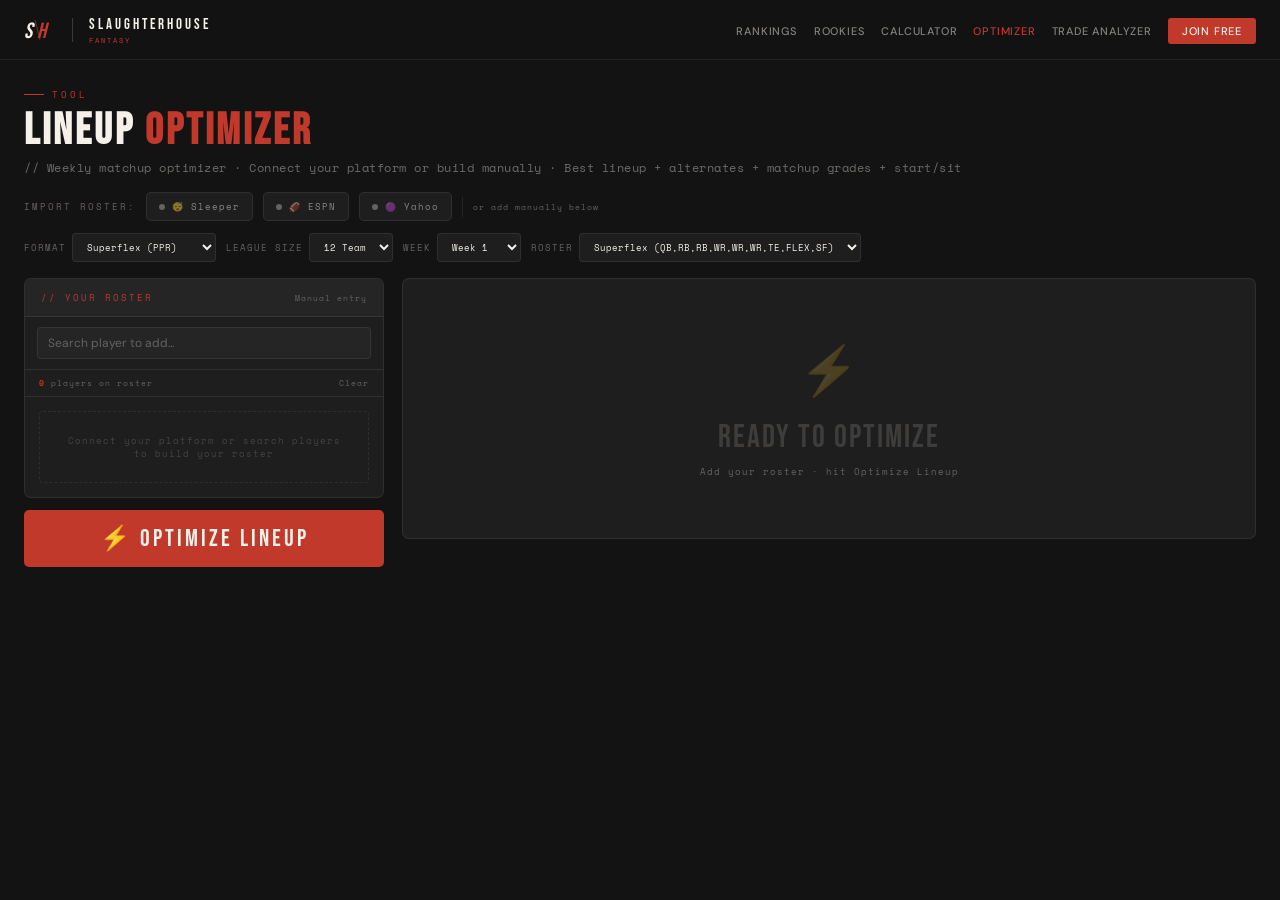
<file: optimizer (1).html>
<!DOCTYPE html>
<html lang="en">
<head>
<meta charset="UTF-8">
<meta name="viewport" content="width=device-width, initial-scale=1.0">
<title>Lineup Optimizer — Slaughterhouse Fantasy</title>
<meta name="description" content="Weekly dynasty lineup optimizer. Connect Sleeper, ESPN, or Yahoo to auto-import your roster. Get optimal lineup, alternates, matchup grades, and start/sit analysis.">
<link rel="preconnect" href="https://fonts.googleapis.com">
<link href="https://fonts.googleapis.com/css2?family=Bebas+Neue&family=DM+Sans:wght@300;400;500;600&family=Space+Mono:wght@400;700&display=swap" rel="stylesheet">
<style>
*,*::before,*::after{margin:0;padding:0;box-sizing:border-box;}
:root{
  --red:#C0392B;--red-dark:#8E2018;--red-dim:rgba(192,57,43,0.1);
  --off-white:#F5F0E8;--charcoal:#131313;--mid:#1E1E1E;--mid2:#252525;--mid3:#2C2C2C;
  --muted:#666260;--border:rgba(245,240,232,0.08);--border-strong:rgba(245,240,232,0.18);
  --green:#4DBD8A;--amber:#EDBA52;--blue:#7AABF0;--purple:#B09FE8;--nav-h:60px;
}
html{scroll-behavior:smooth;}
body{background:var(--charcoal);color:var(--off-white);font-family:'DM Sans',sans-serif;min-height:100vh;-webkit-font-smoothing:antialiased;}

/* NAV */
nav{display:flex;align-items:center;justify-content:space-between;padding:0 24px;height:var(--nav-h);border-bottom:1px solid var(--border);background:rgba(19,19,19,0.97);backdrop-filter:blur(10px);position:sticky;top:0;z-index:200;}
.nav-logo{display:flex;align-items:center;gap:10px;text-decoration:none;flex-shrink:0;}
.nav-wt{font-family:'Bebas Neue',sans-serif;font-size:15px;letter-spacing:3px;color:var(--off-white);}
.nav-ws{font-family:'Space Mono',monospace;font-size:7px;letter-spacing:2px;color:var(--red);display:block;margin-top:1px;}
.nav-div{width:1px;height:24px;background:var(--border-strong);margin:0 6px;}
.nav-links{display:flex;gap:16px;list-style:none;align-items:center;}
.nav-links a{color:rgba(245,240,232,0.5);text-decoration:none;font-size:11px;font-weight:500;letter-spacing:0.8px;text-transform:uppercase;transition:color 0.2s;white-space:nowrap;}
.nav-links a:hover{color:var(--off-white);}
.nav-links a.active{color:var(--red);}
.nav-cta{background:var(--red)!important;color:var(--off-white)!important;padding:6px 14px!important;border-radius:3px!important;}
.mob-btn{display:none;background:transparent;border:1px solid var(--border);color:var(--off-white);padding:6px 10px;border-radius:3px;cursor:pointer;font-size:14px;}

/* PAGE HEADER */
.page-header{padding:28px 24px 0;max-width:1400px;margin:0 auto;}
.eyebrow{font-family:'Space Mono',monospace;font-size:9px;letter-spacing:3px;color:var(--red);text-transform:uppercase;margin-bottom:8px;display:flex;align-items:center;gap:8px;}
.eyebrow::before{content:'';width:20px;height:1px;background:var(--red);}
.page-title{font-family:'Bebas Neue',sans-serif;font-size:44px;letter-spacing:3px;color:var(--off-white);line-height:1;}
.page-title span{color:var(--red);}
.page-sub{font-size:12px;color:rgba(245,240,232,0.4);margin-top:6px;font-family:'Space Mono',monospace;letter-spacing:0.5px;}

/* PLATFORM BAR */
.platform-bar{max-width:1400px;margin:16px auto 0;padding:0 24px;display:flex;align-items:center;gap:10px;flex-wrap:wrap;}
.platform-bar-label{font-family:'Space Mono',monospace;font-size:9px;letter-spacing:2px;color:var(--muted);text-transform:uppercase;white-space:nowrap;}
.plat-btn{display:flex;align-items:center;gap:7px;background:var(--mid);border:1px solid var(--border);border-radius:5px;padding:7px 12px;cursor:pointer;transition:all 0.2s;font-family:'Space Mono',monospace;font-size:9px;letter-spacing:1px;color:rgba(245,240,232,0.5);}
.plat-btn:hover{border-color:var(--border-strong);color:var(--off-white);}
.plat-btn.connected{border-color:rgba(77,189,138,0.4);background:rgba(77,189,138,0.06);color:var(--green);}
.plat-dot{width:6px;height:6px;border-radius:50%;background:var(--muted);flex-shrink:0;transition:background 0.2s;}
.plat-btn.connected .plat-dot{background:var(--green);}
.plat-divider-v{width:1px;height:20px;background:var(--border);}

/* SETTINGS BAR */
.settings-bar{max-width:1400px;margin:12px auto 0;padding:0 24px;display:flex;align-items:center;gap:10px;flex-wrap:wrap;}
.setting-group{display:flex;align-items:center;gap:6px;}
.setting-label{font-family:'Space Mono',monospace;font-size:9px;letter-spacing:1px;color:var(--muted);text-transform:uppercase;white-space:nowrap;}
.setting-select{background:var(--mid);border:1px solid var(--border);border-radius:4px;padding:6px 10px;font-family:'Space Mono',monospace;font-size:9px;color:var(--off-white);outline:none;cursor:pointer;}
.setting-select:focus{border-color:var(--border-strong);}
.week-badge{font-family:'Bebas Neue',sans-serif;font-size:22px;letter-spacing:2px;color:var(--red);padding:4px 12px;border:1px solid rgba(192,57,43,0.3);border-radius:4px;background:var(--red-dim);}

/* MAIN LAYOUT */
.main{max-width:1400px;margin:16px auto 0;padding:0 24px 60px;display:grid;grid-template-columns:360px 1fr;gap:18px;align-items:start;}

/* LEFT — ROSTER PANEL */
.left-panel{display:flex;flex-direction:column;gap:12px;}
.panel-card{background:var(--mid);border:1px solid var(--border);border-radius:7px;overflow:hidden;}
.panel-card-header{padding:12px 16px;border-bottom:1px solid var(--border);background:var(--mid2);display:flex;align-items:center;justify-content:space-between;}
.panel-card-label{font-family:'Space Mono',monospace;font-size:9px;letter-spacing:2px;color:var(--red);text-transform:uppercase;}
.panel-card-sub{font-family:'Space Mono',monospace;font-size:8px;color:var(--muted);letter-spacing:1px;}

/* SEARCH */
.search-row{padding:10px 12px;border-bottom:1px solid var(--border);display:flex;gap:6px;}
.dd-wrap{flex:1;position:relative;}
.dd-wrap input{width:100%;background:var(--mid2);border:1px solid var(--border);border-radius:4px;padding:7px 10px;font-family:'DM Sans',sans-serif;font-size:12px;color:var(--off-white);outline:none;}
.dd-wrap input::placeholder{color:var(--muted);}
.dd-wrap input:focus{border-color:var(--border-strong);}
.dropdown{position:absolute;top:100%;left:0;right:0;background:var(--mid2);border:1px solid var(--border-strong);border-radius:4px;z-index:100;max-height:220px;overflow-y:auto;margin-top:2px;display:none;box-shadow:0 8px 24px rgba(0,0,0,0.4);}
.dropdown.open{display:block;}
.dd-item{padding:8px 12px;cursor:pointer;display:flex;align-items:center;gap:8px;border-bottom:1px solid var(--border);transition:background 0.1s;}
.dd-item:last-child{border-bottom:none;}
.dd-item:hover{background:var(--mid3);}
.dd-name{font-size:12px;font-weight:600;color:var(--off-white);}
.dd-meta{font-size:9px;color:var(--muted);font-family:'Space Mono',monospace;}
.pos-badge{font-family:'Space Mono',monospace;font-size:8px;font-weight:700;padding:2px 5px;border-radius:2px;flex-shrink:0;}
.QB{background:rgba(192,57,43,0.2);color:#E57368;}
.RB{background:rgba(77,189,138,0.15);color:#4DBD8A;}
.WR{background:rgba(122,171,240,0.15);color:#7AABF0;}
.TE{background:rgba(237,186,82,0.15);color:#EDBA52;}

/* ROSTER LIST */
.roster-meta{padding:7px 14px;border-bottom:1px solid var(--border);display:flex;justify-content:space-between;align-items:center;}
.roster-count{font-family:'Space Mono',monospace;font-size:8px;color:var(--muted);letter-spacing:1px;}
.roster-count b{color:var(--red);}
.roster-list{padding:8px;max-height:420px;overflow-y:auto;}
.roster-item{display:flex;align-items:center;gap:7px;padding:7px 9px;background:var(--mid2);border:1px solid var(--border);border-radius:4px;margin-bottom:4px;transition:border-color 0.15s;cursor:default;}
.roster-item:last-child{margin-bottom:0;}
.roster-item:hover{border-color:var(--border-strong);}
.ri-av{width:26px;height:26px;border-radius:50%;background:var(--mid3);display:flex;align-items:center;justify-content:center;font-size:7px;font-weight:700;color:rgba(245,240,232,0.6);font-family:'Space Mono',monospace;flex-shrink:0;}
.ri-info{flex:1;min-width:0;}
.ri-name{font-size:12px;font-weight:600;color:var(--off-white);white-space:nowrap;overflow:hidden;text-overflow:ellipsis;}
.ri-meta{font-size:9px;color:var(--muted);font-family:'Space Mono',monospace;}
.ri-remove{background:transparent;border:none;color:var(--muted);cursor:pointer;font-size:14px;flex-shrink:0;transition:color 0.15s;padding:0 2px;}
.ri-remove:hover{color:var(--red);}
.roster-empty{text-align:center;padding:22px;font-family:'Space Mono',monospace;font-size:9px;color:rgba(245,240,232,0.18);letter-spacing:1px;border:1px dashed var(--border);border-radius:4px;margin:6px;}

/* CONNECTED BANNER */
.connected-banner{background:rgba(77,189,138,0.07);border:1px solid rgba(77,189,138,0.25);border-radius:4px;padding:8px 12px;margin:8px 12px 0;display:none;font-family:'Space Mono',monospace;font-size:8px;color:var(--green);letter-spacing:1px;}
.connected-banner.show{display:block;}
.connected-banner span{color:var(--off-white);}

/* OPTIMIZE BUTTON */
.optimize-btn{width:100%;background:var(--red);color:var(--off-white);border:none;border-radius:5px;padding:14px;font-family:'Bebas Neue',sans-serif;font-size:24px;letter-spacing:3px;cursor:pointer;transition:all 0.2s;}
.optimize-btn:hover{background:var(--red-dark);transform:translateY(-1px);}

/* RIGHT — RESULTS */
.right-panel{}
.placeholder-card{background:var(--mid);border:1px solid var(--border);border-radius:7px;padding:60px 32px;text-align:center;}
.placeholder-icon{font-size:48px;margin-bottom:16px;opacity:0.2;}
.placeholder-title{font-family:'Bebas Neue',sans-serif;font-size:32px;letter-spacing:2px;color:rgba(245,240,232,0.15);}
.placeholder-sub{font-family:'Space Mono',monospace;font-size:9px;color:var(--muted);letter-spacing:1px;margin-top:8px;}

/* RESULTS */
.results{display:flex;flex-direction:column;gap:14px;}

/* SECTION LABEL */
.section-label{font-family:'Space Mono',monospace;font-size:9px;letter-spacing:2px;color:var(--red);text-transform:uppercase;margin-bottom:14px;}

/* OPTIMAL LINEUP CARD */
.lineup-card{background:var(--mid);border:1px solid var(--border);border-radius:7px;overflow:hidden;}
.lineup-header{padding:14px 18px;background:var(--mid2);border-bottom:1px solid var(--border);display:flex;align-items:center;justify-content:space-between;}
.lineup-title{font-family:'Bebas Neue',sans-serif;font-size:22px;letter-spacing:2px;color:var(--off-white);}
.lineup-proj{text-align:right;}
.lineup-proj-pts{font-family:'Bebas Neue',sans-serif;font-size:36px;letter-spacing:1px;color:var(--green);line-height:1;}
.lineup-proj-label{font-family:'Space Mono',monospace;font-size:8px;color:var(--muted);letter-spacing:1px;margin-top:2px;}
.lineup-tag{font-family:'Space Mono',monospace;font-size:8px;letter-spacing:1.5px;padding:3px 8px;border-radius:2px;}
.tag-optimal{background:rgba(77,189,138,0.1);border:1px solid rgba(77,189,138,0.3);color:var(--green);}
.tag-alt{background:rgba(122,171,240,0.1);border:1px solid rgba(122,171,240,0.3);color:var(--blue);}

/* SLOT ROWS */
.slot-row{display:flex;align-items:center;gap:10px;padding:10px 18px;border-bottom:1px solid var(--border);transition:background 0.1s;}
.slot-row:last-child{border-bottom:none;}
.slot-row:hover{background:rgba(245,240,232,0.02);}
.slot-lbl{font-family:'Space Mono',monospace;font-size:8px;letter-spacing:1.5px;color:var(--muted);text-transform:uppercase;width:36px;flex-shrink:0;}
.slot-av{width:32px;height:32px;border-radius:50%;background:var(--mid2);border:1px solid var(--border-strong);display:flex;align-items:center;justify-content:center;font-size:8px;font-weight:700;color:rgba(245,240,232,0.6);flex-shrink:0;font-family:'Space Mono',monospace;}
.slot-info{flex:1;min-width:0;}
.slot-name{font-size:13px;font-weight:600;color:var(--off-white);}
.slot-meta{font-size:9px;color:var(--muted);font-family:'Space Mono',monospace;margin-top:1px;}
.slot-matchup{font-family:'Space Mono',monospace;font-size:9px;color:rgba(245,240,232,0.45);white-space:nowrap;flex-shrink:0;}
.slot-grade{font-family:'Bebas Neue',sans-serif;font-size:20px;width:28px;text-align:center;flex-shrink:0;}
.slot-proj{font-family:'Space Mono',monospace;font-size:11px;font-weight:700;color:var(--off-white);width:40px;text-align:right;flex-shrink:0;}
.slot-bench{opacity:0.4;}

/* GRADE COLORS */
.gA{color:var(--green);}
.gB{color:var(--blue);}
.gC{color:var(--amber);}
.gD{color:var(--red);}

/* MATCHUP GRADES */
.matchup-card{background:var(--mid);border:1px solid var(--border);border-radius:7px;padding:18px;}
.matchup-grid{display:grid;grid-template-columns:repeat(3,1fr);gap:10px;margin-top:12px;}
.mg-item{background:var(--mid2);border:1px solid var(--border);border-radius:5px;padding:12px;position:relative;overflow:hidden;}
.mg-item::before{content:'';position:absolute;top:0;left:0;right:0;height:2px;}
.mg-elite::before{background:var(--green);}
.mg-good::before{background:var(--blue);}
.mg-avg::before{background:var(--amber);}
.mg-bad::before{background:var(--red);}
.mg-name{font-size:11px;font-weight:600;color:var(--off-white);margin-bottom:2px;white-space:nowrap;overflow:hidden;text-overflow:ellipsis;}
.mg-vs{font-family:'Space Mono',monospace;font-size:8px;color:var(--muted);letter-spacing:0.5px;margin-bottom:6px;}
.mg-grade-row{display:flex;align-items:center;justify-content:space-between;}
.mg-grade{font-family:'Bebas Neue',sans-serif;font-size:26px;letter-spacing:1px;line-height:1;}
.mg-reason{font-family:'Space Mono',monospace;font-size:7px;color:var(--muted);letter-spacing:0.5px;line-height:1.4;margin-top:4px;}

/* START / SIT */
.startsit-card{background:var(--mid);border:1px solid var(--border);border-radius:7px;padding:18px;}
.ss-list{display:flex;flex-direction:column;gap:8px;margin-top:12px;}
.ss-item{display:flex;align-items:flex-start;gap:12px;padding:12px 14px;border-radius:5px;border:1px solid var(--border);}
.ss-start{background:rgba(77,189,138,0.06);}
.ss-sit{background:rgba(192,57,43,0.05);}
.ss-hold{background:rgba(237,186,82,0.05);}
.ss-icon{font-size:18px;flex-shrink:0;margin-top:1px;}
.ss-tag{font-family:'Space Mono',monospace;font-size:8px;letter-spacing:1.5px;text-transform:uppercase;margin-bottom:3px;}
.ss-start .ss-tag{color:var(--green);}
.ss-sit .ss-tag{color:var(--red);}
.ss-hold .ss-tag{color:var(--amber);}
.ss-name{font-size:13px;font-weight:600;color:var(--off-white);margin-bottom:3px;}
.ss-reason{font-size:11px;color:rgba(245,240,232,0.55);line-height:1.6;font-weight:300;}

/* ALTERNATES */
.alts-card{background:var(--mid);border:1px solid var(--border);border-radius:7px;overflow:hidden;}
.alt-tabs{display:flex;border-bottom:1px solid var(--border);}
.alt-tab{font-family:'Space Mono',monospace;font-size:9px;letter-spacing:1px;padding:10px 16px;cursor:pointer;border:none;background:transparent;color:rgba(245,240,232,0.4);border-bottom:2px solid transparent;transition:all 0.15s;text-transform:uppercase;}
.alt-tab.active{color:var(--off-white);border-bottom-color:var(--red);}
.alt-content{display:none;padding:14px 18px;}
.alt-content.active{display:block;}
.alt-header{display:flex;align-items:center;justify-content:space-between;margin-bottom:10px;}
.alt-proj{font-family:'Bebas Neue',sans-serif;font-size:24px;letter-spacing:1px;color:var(--blue);}
.alt-diff{font-family:'Space Mono',monospace;font-size:10px;color:var(--muted);margin-left:6px;}

/* GAME PLAN */
.gameplan-card{background:var(--mid);border:1px solid var(--border);border-radius:7px;padding:18px;}
.gp-summary{font-size:13px;color:rgba(245,240,232,0.55);line-height:1.75;font-weight:300;margin-bottom:14px;}
.gp-tips{display:flex;flex-direction:column;gap:7px;}
.gp-tip{display:flex;align-items:flex-start;gap:10px;padding:9px 12px;background:var(--mid2);border-radius:4px;border-left:3px solid var(--red);}
.gp-tip-icon{font-size:14px;flex-shrink:0;margin-top:1px;}
.gp-tip-text{font-size:11px;color:rgba(245,240,232,0.6);line-height:1.55;}
.gp-tip-text strong{color:var(--off-white);}

/* CONNECT MODAL */
.connect-overlay{display:none;position:fixed;inset:0;background:rgba(0,0,0,0.78);z-index:500;align-items:center;justify-content:center;}
.connect-overlay.open{display:flex;}
.connect-box{background:var(--mid);border:1px solid var(--border-strong);border-radius:8px;padding:26px;width:400px;max-width:92vw;max-height:88vh;overflow-y:auto;}
.connect-title{font-family:'Bebas Neue',sans-serif;font-size:26px;letter-spacing:2px;color:var(--off-white);margin-bottom:4px;}
.connect-sub{font-family:'Space Mono',monospace;font-size:9px;color:var(--muted);letter-spacing:1px;line-height:1.6;margin-bottom:14px;}
.connect-step{display:flex;align-items:flex-start;gap:10px;padding:9px 12px;background:var(--mid2);border-radius:4px;border:1px solid var(--border);margin-bottom:6px;}
.connect-step-num{font-family:'Bebas Neue',sans-serif;font-size:18px;color:var(--red);line-height:1;flex-shrink:0;width:16px;}
.connect-step-text{font-size:11px;color:rgba(245,240,232,0.6);line-height:1.5;}
.connect-step-text strong{color:var(--off-white);}
.connect-input-row{display:flex;gap:8px;margin:12px 0 8px;}
.connect-text-input{flex:1;background:var(--mid2);border:1px solid var(--border);border-radius:4px;padding:9px 12px;font-family:'DM Sans',sans-serif;font-size:13px;color:var(--off-white);outline:none;}
.connect-text-input:focus{border-color:var(--border-strong);}
.connect-text-input::placeholder{color:var(--muted);}
.connect-submit-btn{background:var(--red);color:var(--off-white);border:none;border-radius:4px;padding:9px 16px;font-family:'Bebas Neue',sans-serif;font-size:16px;letter-spacing:1px;cursor:pointer;white-space:nowrap;}
.connect-submit-btn:disabled{opacity:0.5;cursor:default;}
.connect-error{font-family:'Space Mono',monospace;font-size:9px;color:var(--red);letter-spacing:1px;padding:8px 10px;background:rgba(192,57,43,0.08);border:1px solid rgba(192,57,43,0.2);border-radius:3px;margin-top:6px;display:none;}
.connect-error.show{display:block;}
.connect-loading{display:none;text-align:center;padding:12px;font-family:'Space Mono',monospace;font-size:10px;color:var(--muted);letter-spacing:1px;}
.connect-loading.show{display:block;}
.connect-leagues{display:none;margin-top:10px;}
.connect-leagues.show{display:block;}
.connect-leagues-label{font-family:'Space Mono',monospace;font-size:8px;letter-spacing:1.5px;color:var(--muted);text-transform:uppercase;margin-bottom:6px;}
.league-item{display:flex;align-items:center;justify-content:space-between;padding:9px 12px;background:var(--mid2);border:1px solid var(--border);border-radius:4px;margin-bottom:5px;cursor:pointer;transition:border-color 0.15s;}
.league-item:hover{border-color:var(--border-strong);}
.league-item.sel{border-color:var(--red);background:var(--red-dim);}
.league-name{font-size:12px;font-weight:600;color:var(--off-white);}
.league-meta{font-family:'Space Mono',monospace;font-size:9px;color:var(--muted);margin-top:2px;}
.connect-teams{display:none;margin-top:10px;}
.connect-teams.show{display:block;}
.connect-teams-label{font-family:'Space Mono',monospace;font-size:8px;letter-spacing:1.5px;color:var(--muted);text-transform:uppercase;margin-bottom:6px;}
.team-item{display:flex;align-items:center;justify-content:space-between;padding:8px 12px;background:var(--mid2);border:1px solid var(--border);border-radius:4px;margin-bottom:4px;cursor:pointer;transition:border-color 0.15s;}
.team-item:hover{border-color:var(--border-strong);}
.team-item.sel{border-color:var(--red);background:var(--red-dim);}
.team-name{font-size:12px;font-weight:600;color:var(--off-white);}
.team-record{font-family:'Space Mono',monospace;font-size:9px;color:var(--muted);}
.import-btn{width:100%;background:var(--green);color:var(--charcoal);border:none;border-radius:4px;padding:10px;font-family:'Bebas Neue',sans-serif;font-size:17px;letter-spacing:2px;cursor:pointer;margin-top:8px;font-weight:700;}
.import-btn:disabled{opacity:0.4;cursor:default;}
.connect-cancel{width:100%;background:transparent;color:var(--muted);border:none;padding:8px;font-family:'Space Mono',monospace;font-size:9px;cursor:pointer;margin-top:4px;letter-spacing:1px;}
.connect-note{font-family:'Space Mono',monospace;font-size:7px;color:rgba(245,240,232,0.2);line-height:1.6;margin-top:10px;letter-spacing:0.5px;border-top:1px solid var(--border);padding-top:8px;}

/* MOBILE */
@media(max-width:1100px){
  .main{grid-template-columns:1fr;}
  .matchup-grid{grid-template-columns:repeat(2,1fr);}
}
@media(max-width:768px){
  .nav-links{display:none;}
  .nav-links.open{display:flex;flex-direction:column;position:fixed;top:var(--nav-h);left:0;right:0;background:rgba(19,19,19,0.98);padding:16px 24px;border-bottom:1px solid var(--border);z-index:199;gap:14px;}
  .mob-btn{display:block;}
  .page-title{font-size:32px;}
  .settings-bar{gap:6px;}
  .slot-matchup{display:none;}
}
@media(max-width:500px){
  nav,.page-header,.platform-bar,.settings-bar,.main{padding-left:14px;padding-right:14px;}
  .page-title{font-size:26px;}
  .matchup-grid{grid-template-columns:1fr 1fr;}
}
</style>
</head>
<body>

<nav>
  <a class="nav-logo" href="index.html">
    <svg width="32" height="24" viewBox="0 0 32 24" fill="none" style="flex-shrink:0">
      <text x="0" y="20" font-family="'Bebas Neue',sans-serif" font-size="22" fill="#F5F0E8" font-style="italic">S</text>
      <text x="13" y="20" font-family="'Bebas Neue',sans-serif" font-size="22" fill="#C0392B" font-style="italic">H</text>
      <line x1="11" y1="2" x2="16" y2="22" stroke="#C0392B" stroke-width="1.2" opacity="0.5"/>
    </svg>
    <div class="nav-div"></div>
    <div><span class="nav-wt">SLAUGHTERHOUSE</span><span class="nav-ws">FANTASY</span></div>
  </a>
  <button class="mob-btn" id="mobBtn">☰</button>
  <ul class="nav-links" id="navLinks">
    <li><a href="rankings.html">Rankings</a></li>
    <li><a href="rookies.html">Rookies</a></li>
    <li><a href="calculator.html">Calculator</a></li>
    <li><a href="optimizer.html" class="active">Optimizer</a></li>
    <li><a href="trade.html">Trade Analyzer</a></li>
    <li><a href="#" class="nav-cta">Join Free</a></li>
  </ul>
</nav>

<div class="page-header">
  <p class="eyebrow">Tool</p>
  <h1 class="page-title">LINEUP <span>OPTIMIZER</span></h1>
  <p class="page-sub">// Weekly matchup optimizer · Connect your platform or build manually · Best lineup + alternates + matchup grades + start/sit</p>
</div>

<!-- PLATFORM BAR -->
<div class="platform-bar">
  <span class="platform-bar-label">Import Roster:</span>
  <button class="plat-btn" id="platSleeper" onclick="openConnect('Sleeper')">
    <span class="plat-dot"></span><span>😴</span><span id="sleeperLbl">Sleeper</span>
  </button>
  <button class="plat-btn" id="platESPN" onclick="openConnect('ESPN')">
    <span class="plat-dot"></span><span>🏈</span><span>ESPN</span>
  </button>
  <button class="plat-btn" id="platYahoo" onclick="openConnect('Yahoo')">
    <span class="plat-dot"></span><span>🟣</span><span>Yahoo</span>
  </button>
  <div class="plat-divider-v"></div>
  <span style="font-family:'Space Mono',monospace;font-size:8px;color:var(--muted);letter-spacing:1px">or add manually below</span>
</div>

<!-- SETTINGS BAR -->
<div class="settings-bar">
  <div class="setting-group">
    <span class="setting-label">Format</span>
    <select class="setting-select" id="fmtSelect">
      <option value="sf">Superflex (PPR)</option>
      <option value="ppr">PPR</option>
      <option value="half">Half PPR</option>
      <option value="tep15">TE Premium (1.5)</option>
      <option value="tep175">TE Premium (1.75)</option>
      <option value="tep2">TE Premium (2.0)</option>
    </select>
  </div>
  <div class="setting-group">
    <span class="setting-label">League Size</span>
    <select class="setting-select" id="leagueSize">
      <option value="10">10 Team</option>
      <option value="12" selected>12 Team</option>
      <option value="14">14 Team</option>
    </select>
  </div>
  <div class="setting-group">
    <span class="setting-label">Week</span>
    <select class="setting-select" id="weekSelect">
      <option value="1">Week 1</option><option value="2">Week 2</option>
      <option value="3">Week 3</option><option value="4">Week 4</option>
      <option value="5">Week 5</option><option value="6">Week 6</option>
      <option value="7">Week 7</option><option value="8">Week 8</option>
      <option value="9">Week 9</option><option value="10">Week 10</option>
      <option value="11">Week 11</option><option value="12">Week 12</option>
      <option value="13">Week 13</option><option value="14">Week 14</option>
    </select>
  </div>
  <div class="setting-group">
    <span class="setting-label">Roster</span>
    <select class="setting-select" id="rosterConfig">
      <option value="sf">Superflex (QB,RB,RB,WR,WR,WR,TE,FLEX,SF)</option>
      <option value="1qb">1QB (QB,RB,RB,WR,WR,WR,TE,FLEX)</option>
      <option value="2qb">2QB (QB,QB,RB,RB,WR,WR,WR,TE,FLEX)</option>
    </select>
  </div>
</div>

<!-- MAIN -->
<div class="main">

  <!-- LEFT PANEL -->
  <div class="left-panel">
    <div class="panel-card">
      <div class="panel-card-header">
        <div class="panel-card-label">// Your Roster</div>
        <div class="panel-card-sub" id="connectedTag">Manual entry</div>
      </div>
      <div class="connected-banner" id="connectedBanner">
        ✓ <span id="connectedInfo">—</span>
      </div>
      <div class="search-row">
        <div class="dd-wrap">
          <input type="text" id="playerSearch" placeholder="Search player to add..." autocomplete="off">
          <div class="dropdown" id="playerDropdown"></div>
        </div>
      </div>
      <div class="roster-meta">
        <span class="roster-count"><b id="rosterCount">0</b> players on roster</span>
        <button style="font-family:'Space Mono',monospace;font-size:8px;letter-spacing:1px;background:transparent;border:none;color:var(--muted);cursor:pointer;" onclick="clearRoster()">Clear</button>
      </div>
      <div class="roster-list" id="rosterList">
        <div class="roster-empty">Connect your platform or search players to build your roster</div>
      </div>
    </div>

    <button class="optimize-btn" onclick="optimize()">⚡ OPTIMIZE LINEUP</button>
  </div>

  <!-- RIGHT PANEL -->
  <div class="right-panel" id="rightPanel">
    <div class="placeholder-card">
      <div class="placeholder-icon">⚡</div>
      <div class="placeholder-title">READY TO OPTIMIZE</div>
      <div class="placeholder-sub">Add your roster · hit Optimize Lineup</div>
    </div>
  </div>

</div>

<!-- CONNECT MODAL -->
<div class="connect-overlay" id="connectOverlay">
  <div class="connect-box">
    <div class="connect-title" id="connectTitle">CONNECT SLEEPER</div>
    <div class="connect-sub" id="connectSub">Import your roster automatically — no password needed</div>

    <div id="sleeperSteps">
      <div class="connect-step"><div class="connect-step-num">1</div><div class="connect-step-text">Enter your <strong>Sleeper username</strong> — their API is public, no password required.</div></div>
      <div class="connect-step"><div class="connect-step-num">2</div><div class="connect-step-text">Pick your <strong>dynasty league</strong> from the list.</div></div>
      <div class="connect-step"><div class="connect-step-num">3</div><div class="connect-step-text">Select <strong>your team</strong> — your full roster auto-imports instantly.</div></div>
    </div>
    <div id="oauthSteps" style="display:none">
      <div class="connect-step"><div class="connect-step-num">1</div><div class="connect-step-text">Enter your <strong>League ID</strong> from your league URL.</div></div>
      <div class="connect-step"><div class="connect-step-num">2</div><div class="connect-step-text"><strong>Full OAuth integration coming soon.</strong> Use Sleeper for live imports now.</div></div>
    </div>

    <div class="connect-input-row">
      <input type="text" class="connect-text-input" id="connectInput" placeholder="Your Sleeper username...">
      <button class="connect-submit-btn" id="connectSubmit" onclick="submitConnect()">FIND</button>
    </div>
    <div class="connect-error" id="connectError">Username not found. Check your spelling and try again.</div>
    <div class="connect-loading" id="connectLoading">Searching leagues...</div>

    <div class="connect-leagues" id="connectLeagues">
      <div class="connect-leagues-label">Select Your League</div>
      <div id="leagueList"></div>
    </div>
    <div class="connect-teams" id="connectTeams">
      <div class="connect-teams-label">Select Your Team</div>
      <div id="teamList"></div>
      <button class="import-btn" id="importBtn" onclick="importRoster()" disabled>IMPORT ROSTER →</button>
    </div>

    <button class="connect-cancel" onclick="closeConnect()">Cancel</button>
    <div class="connect-note">Sleeper API is free and public — no auth needed for roster data. ESPN and Yahoo OAuth coming in a future update.</div>
  </div>
</div>

<script src="data/player-values.js"></script>
<script>
// Player data loaded from data/player-values.js


// NFL TEAMS for matchup grades
const NFL_TEAMS = ["ARI","ATL","BAL","BUF","CAR","CHI","CIN","CLE","DAL","DEN","DET","FA",
  "GB","HOU","IND","JAC","KC","LAC","LAR","LV","MIA","MIN","NE","NO","NYG","NYJ",
  "PHI","PIT","SEA","SF","TB","TEN","WAS"];

// Matchup data — defensive rankings against each position
// Scale 1-32 where 1 = hardest matchup, 32 = easiest
// This represents fantasy points allowed per game rankings
const DEF_RANKS = {
  QB: {ARI:28,ATL:20,BAL:8,BUF:12,CAR:30,CHI:22,CIN:15,CLE:5,DAL:18,DEN:25,DET:32,FA:16,
       GB:14,HOU:9,IND:19,JAC:27,KC:6,LAC:21,LAR:17,LV:29,MIA:24,MIN:10,NE:7,NO:26,
       NYG:31,NYJ:11,PHI:4,PIT:3,SEA:23,SF:13,TB:16,TEN:2,WAS:1},
  RB: {ARI:26,ATL:22,BAL:10,BUF:18,CAR:29,CHI:24,CIN:14,CLE:7,DAL:16,DEN:27,DET:31,FA:15,
       GB:12,HOU:8,IND:20,JAC:25,KC:5,LAC:19,LAR:17,LV:30,MIA:23,MIN:9,NE:6,NO:28,
       NYG:32,NYJ:11,PHI:4,PIT:3,SEA:21,SF:13,TB:16,TEN:2,WAS:1},
  WR: {ARI:25,ATL:21,BAL:9,BUF:17,CAR:28,CHI:23,CIN:13,CLE:6,DAL:15,DEN:26,DET:30,FA:14,
       GB:11,HOU:8,IND:19,JAC:24,KC:5,LAC:20,LAR:18,LV:29,MIA:22,MIN:10,NE:7,NO:27,
       NYG:31,NYJ:12,PHI:4,PIT:3,SEA:22,SF:13,TB:16,TEN:2,WAS:1},
  TE: {ARI:27,ATL:21,BAL:11,BUF:15,CAR:30,CHI:20,CIN:14,CLE:6,DAL:17,DEN:28,DET:29,FA:16,
       GB:12,HOU:8,IND:18,JAC:26,KC:5,LAC:22,LAR:19,LV:31,MIA:23,MIN:9,NE:7,NO:25,
       NYG:32,NYJ:13,PHI:4,PIT:3,SEA:24,SF:10,TB:16,TEN:2,WAS:1},
};

// Week matchups (home team listed second)
const WEEK_MATCHUPS = {
  1:{ARI:"vs LAR",ATL:"@ CHI",BAL:"vs CLE",BUF:"vs MIA",CAR:"@ NO",CHI:"vs ATL",CIN:"@ DEN",CLE:"@ BAL",DAL:"vs PHI",DEN:"vs CIN",DET:"@ GB",FA:"BYE",GB:"vs DET",HOU:"@ JAC",IND:"vs TEN",JAC:"vs HOU",KC:"@ LV",LAC:"vs SEA",LAR:"@ ARI",LV:"vs KC",MIA:"@ BUF",MIN:"vs WAS",NE:"@ NYJ",NO:"vs CAR",NYG:"@ NYJ",NYJ:"vs NE",PHI:"@ DAL",PIT:"vs SF",SEA:"@ LAC",SF:"@ PIT",TB:"vs TEN",TEN:"@ TB",WAS:"@ MIN"},
  2:{ARI:"@ SF",ATL:"vs NO",BAL:"@ PIT",BUF:"@ NE",CAR:"vs DEN",CHI:"@ MIN",CIN:"vs CLE",CLE:"@ CIN",DAL:"@ WAS",DEN:"@ CAR",DET:"vs CHI",FA:"BYE",GB:"@ SEA",HOU:"vs IND",IND:"@ HOU",JAC:"vs TEN",KC:"vs LAC",LAC:"@ KC",LAR:"vs LV",LV:"@ LAR",MIA:"vs NYJ",MIN:"vs CHI",NE:"vs BUF",NO:"@ ATL",NYG:"vs PHI",NYJ:"@ MIA",PHI:"@ NYG",PIT:"vs BAL",SEA:"vs GB",SF:"vs ARI",TB:"@ DET",TEN:"@ JAC",WAS:"vs DAL"},
};

let roster = [];
let connectedRosterData = [];
let connectedUsername = '';
let connectedLeagueName = '';
let selectedLeagueId = null;
let selectedTeamId = null;
let currentPlatform = '';

const DEMO_LEAGUES = [
  {id:'ol_001',name:'The Dynasty League',type:'dynasty',size:12,season:'2025'},
  {id:'ol_002',name:'Slaughterhouse Fantasy League',type:'dynasty',size:12,season:'2025'},
  {id:'ol_003',name:'Weekend Warriors Dynasty',type:'dynasty',size:10,season:'2025'},
];
const DEMO_TEAMS = [
  {id:'ot_001',name:'Championship Hopefuls',owner:'You',wins:9,losses:5},
  {id:'ot_002',name:'The Dark Horses',owner:'League Mate 1',wins:11,losses:3},
  {id:'ot_003',name:'Rebuild Mode',owner:'League Mate 2',wins:5,losses:9},
  {id:'ot_004',name:'Dynasty Kings',owner:'League Mate 3',wins:8,losses:6},
  {id:'ot_005',name:'Pick Collectors',owner:'League Mate 4',wins:7,losses:7},
  {id:'ot_006',name:'Waiver Wire Warriors',owner:'League Mate 5',wins:6,losses:8},
  {id:'ot_007',name:'Stacked & Ready',owner:'League Mate 6',wins:10,losses:4},
  {id:'ot_008',name:'Eternal Rebuilders',owner:'League Mate 7',wins:3,losses:11},
  {id:'ot_009',name:'Consistent Contenders',owner:'League Mate 8',wins:8,losses:6},
  {id:'ot_010',name:'The Managers',owner:'League Mate 9',wins:7,losses:7},
  {id:'ot_011',name:'Just Here 2 Trade',owner:'League Mate 10',wins:4,losses:10},
  {id:'ot_012',name:'Fantasy Gods',owner:'League Mate 11',wins:12,losses:2},
];
const DEMO_ROSTER_NAMES = [
  'Josh Allen','Puka Nacua','Jahmyr Gibbs','Trey McBride','De\'Von Achane',
  'Ja\'Marr Chase','C.J. Stroud','Tyler Warren','Bijan Robinson','Drake London',
  'Ladd McConkey','Colston Loveland','Breece Hall','Rome Odunze','Emeka Egbuka',
  'Omarion Hampton','Kayshon Boutte','Pat Freiermuth','Kimani Vidal','Mason Taylor',
  'Luther Burden III','Kyle Monangai','Davante Adams','Dalton Kincaid','J.K. Dobbins'
];

// ── FORMAT VALUE ──
function getVal(p){
  const fmt = document.getElementById('fmtSelect').value;
  if(fmt==='ppr') return p.ppr;
  if(fmt==='half') return p.half;
  if(fmt==='sf') return p.sf;
  if(fmt==='tep15') return p.pos==='TE'?Math.round(p.ppr*1.08):p.ppr;
  if(fmt==='tep175') return p.pos==='TE'?Math.round(p.ppr*1.16):p.ppr;
  if(fmt==='tep2') return p.pos==='TE'?Math.round(p.ppr*1.24):p.ppr;
  return p.ppr;
}

// ── MATCHUP GRADE ──
function getMatchupGrade(player){
  const week = parseInt(document.getElementById('weekSelect').value);
  const pos = player.pos;
  const team = player.team;
  const defRanks = DEF_RANKS[pos]||DEF_RANKS['WR'];
  const defRank = defRanks[team]||16;
  // defRank: higher = easier matchup
  if(defRank>=26) return{g:'A+',cls:'gA',bar:'elite',reason:'Faces one of the softest defenses against '+pos+' this week. Massive upside.'};
  if(defRank>=22) return{g:'A',cls:'gA',bar:'elite',reason:'Favorable matchup — defense ranks bottom 10 against '+pos+'.'};
  if(defRank>=18) return{g:'B+',cls:'gB',bar:'good',reason:'Above-average matchup. Solid floor with ceiling.'};
  if(defRank>=14) return{g:'B',cls:'gB',bar:'good',reason:'Decent matchup — middle of the pack defense.'};
  if(defRank>=10) return{g:'C+',cls:'gC',bar:'avg',reason:'Average matchup. Rely on talent, not scheme.'};
  if(defRank>=6) return{g:'C',cls:'gC',bar:'avg',reason:'Tough matchup — defense holds '+pos+' in check.'};
  if(defRank>=3) return{g:'D+',cls:'gD',bar:'bad',reason:'Very tough matchup — top-5 defense vs '+pos+'. Consider alternatives.'};
  return{g:'D',cls:'gD',bar:'bad',reason:'Nightmare matchup — elite defense, consider sitting if possible.'};
}

function getMatchupVs(player){
  const week=parseInt(document.getElementById('weekSelect').value);
  const matchups=WEEK_MATCHUPS[week]||WEEK_MATCHUPS[1];
  return matchups[player.team]||'—';
}

// ── PROJECTED POINTS ──
function projPts(player){
  const base = getVal(player)/100*0.18; // rough projection from value
  const mg = getMatchupGrade(player);
  const mult = mg.g==='A+'?1.25:mg.g==='A'?1.15:mg.g==='B+'?1.08:mg.g==='B'?1.0:mg.g==='C+'?0.94:mg.g==='C'?0.87:mg.g==='D+'?0.80:0.72;
  return Math.round(base*mult*10)/10;
}

// ── INI ──
function ini(n){const p=n.split(' ');return p.length===1?n.slice(0,2).toUpperCase():(p[0][0]+p[p.length-1][0]).toUpperCase();}

// ── ROSTER MANAGEMENT ──
function addPlayer(name){
  const p=PLAYERS.find(x=>x.name===name);
  if(!p||roster.find(r=>r.name===name))return;
  roster.push(p);
  document.getElementById('playerSearch').value='';
  document.getElementById('playerDropdown').classList.remove('open');
  renderRoster();
}
function removePlayer(name){
  roster=roster.filter(r=>r.name!==name);
  renderRoster();
}
function clearRoster(){roster=[];renderRoster();}

function renderRoster(){
  const list=document.getElementById('rosterList');
  document.getElementById('rosterCount').textContent=roster.length;
  if(!roster.length){
    list.innerHTML='<div class="roster-empty">Connect your platform or search players to build your roster</div>';
    return;
  }
  const sorted=[...roster].sort((a,b)=>getVal(b)-getVal(a));
  list.innerHTML=sorted.map(p=>`
    <div class="roster-item">
      <div class="ri-av">${ini(p.name)}</div>
      <span class="pos-badge ${p.pos}">${p.pos}</span>
      <div class="ri-info">
        <div class="ri-name">${p.name}</div>
        <div class="ri-meta">${p.team} · ${getMatchupVs(p)}</div>
      </div>
      <button class="ri-remove" onclick="removePlayer('${p.name.replace(/'/g,"\\'")}')">×</button>
    </div>`).join('');
}

// ── SEARCH ──
document.getElementById('playerSearch').addEventListener('input',function(){
  const q=this.value.toLowerCase().trim();
  const dd=document.getElementById('playerDropdown');
  if(q.length<2){dd.classList.remove('open');return;}
  const taken=new Set(roster.map(r=>r.name));
  const matches=PLAYERS.filter(p=>!taken.has(p.name)&&(p.name.toLowerCase().includes(q)||p.team.toLowerCase().includes(q)||p.pos.toLowerCase().includes(q))).slice(0,8);
  if(!matches.length){dd.classList.remove('open');return;}
  dd.innerHTML=matches.map(p=>`
    <div class="dd-item" onclick="addPlayer('${p.name.replace(/'/g,"\\'")}')">
      <span class="pos-badge ${p.pos}">${p.pos}</span>
      <div><div class="dd-name">${p.name}</div><div class="dd-meta">${p.team} · Age ${p.age}</div></div>
    </div>`).join('');
  dd.classList.add('open');
});
document.addEventListener('click',e=>{if(!e.target.closest('#playerSearch')&&!e.target.closest('#playerDropdown'))document.getElementById('playerDropdown').classList.remove('open');});

// ── OPTIMIZER ENGINE ──
function getRosterSlots(){
  const config=document.getElementById('rosterConfig').value;
  if(config==='sf') return [{slot:'QB',pos:['QB']},{slot:'RB',pos:['RB']},{slot:'RB',pos:['RB']},{slot:'WR',pos:['WR']},{slot:'WR',pos:['WR']},{slot:'WR',pos:['WR']},{slot:'TE',pos:['TE']},{slot:'FLEX',pos:['RB','WR','TE']},{slot:'SF',pos:['QB','RB','WR','TE']}];
  if(config==='1qb') return [{slot:'QB',pos:['QB']},{slot:'RB',pos:['RB']},{slot:'RB',pos:['RB']},{slot:'WR',pos:['WR']},{slot:'WR',pos:['WR']},{slot:'WR',pos:['WR']},{slot:'TE',pos:['TE']},{slot:'FLEX',pos:['RB','WR','TE']}];
  return [{slot:'QB',pos:['QB']},{slot:'QB',pos:['QB']},{slot:'RB',pos:['RB']},{slot:'RB',pos:['RB']},{slot:'WR',pos:['WR']},{slot:'WR',pos:['WR']},{slot:'WR',pos:['WR']},{slot:'TE',pos:['TE']},{slot:'FLEX',pos:['RB','WR','TE']}];
}

function fillSlots(players, slots, variation=0){
  const sorted=[...players].sort((a,b)=>{
    const pa=projPts(a),pb=projPts(b);
    // Add slight variation for alternates
    const va=pa+(variation===1?Math.random()*1.5-0.5:variation===2?Math.random()*3-1.5:0);
    const vb=pb+(variation===1?Math.random()*1.5-0.5:variation===2?Math.random()*3-1.5:0);
    return vb-va;
  });
  const used=new Set();
  const lineup=[];
  for(const slot of slots){
    const best=sorted.find(p=>slot.pos.includes(p.pos)&&!used.has(p.name));
    if(best){lineup.push({slot:slot.slot,player:best});used.add(best.name);}
    else lineup.push({slot:slot.slot,player:null});
  }
  const bench=sorted.filter(p=>!used.has(p.name));
  return{lineup,bench,total:lineup.reduce((s,l)=>s+(l.player?projPts(l.player):0),0)};
}

function slotColor(slot){
  if(slot==='QB')return'rgba(192,57,43,0.15)';
  if(slot==='RB')return'rgba(77,189,138,0.1)';
  if(slot==='WR')return'rgba(122,171,240,0.1)';
  if(slot==='TE')return'rgba(237,186,82,0.1)';
  return'rgba(245,240,232,0.04)';
}

function slotTxtColor(slot){
  if(slot==='QB')return'#E57368';
  if(slot==='RB')return'var(--green)';
  if(slot==='WR')return'var(--blue)';
  if(slot==='TE')return'var(--amber)';
  return'rgba(245,240,232,0.4)';
}

function gradeColor(g){
  if(g.startsWith('A'))return'var(--green)';
  if(g.startsWith('B'))return'var(--blue)';
  if(g.startsWith('C'))return'var(--amber)';
  return'var(--red)';
}

function renderLineup(result, title, tag, tagClass){
  const rows=result.lineup.map(l=>{
    if(!l.player)return`<div class="slot-row"><div class="slot-lbl">${l.slot}</div><div style="flex:1;font-family:'Space Mono',monospace;font-size:9px;color:var(--muted)">Empty slot</div></div>`;
    const mg=getMatchupGrade(l.player);
    const pts=projPts(l.player);
    return`<div class="slot-row" style="background:${slotColor(l.slot)}08">
      <div class="slot-lbl" style="color:${slotTxtColor(l.slot)}">${l.slot}</div>
      <div class="slot-av">${ini(l.player.name)}</div>
      <div class="slot-info">
        <div class="slot-name">${l.player.name}</div>
        <div class="slot-meta">${l.player.team} · ${l.player.pos} · Age ${l.player.age}</div>
      </div>
      <div class="slot-matchup">${getMatchupVs(l.player)}</div>
      <div class="slot-grade" style="color:${gradeColor(mg.g)}">${mg.g}</div>
      <div class="slot-proj">${pts.toFixed(1)}</div>
    </div>`;
  }).join('');

  const benchRows=result.bench.slice(0,5).map(p=>{
    const mg=getMatchupGrade(p);
    const pts=projPts(p);
    return`<div class="slot-row slot-bench">
      <div class="slot-lbl" style="color:var(--muted)">BN</div>
      <div class="slot-av">${ini(p.name)}</div>
      <div class="slot-info">
        <div class="slot-name">${p.name}</div>
        <div class="slot-meta">${p.team} · ${p.pos}</div>
      </div>
      <div class="slot-matchup">${getMatchupVs(p)}</div>
      <div class="slot-grade" style="color:${gradeColor(mg.g)};opacity:0.5">${mg.g}</div>
      <div class="slot-proj" style="color:var(--muted)">${pts.toFixed(1)}</div>
    </div>`;
  }).join('');

  return`<div class="lineup-card">
    <div class="lineup-header">
      <div>
        <div class="lineup-title">${title}</div>
        <span class="lineup-tag ${tagClass}">${tag}</span>
      </div>
      <div class="lineup-proj">
        <div class="lineup-proj-pts">${result.total.toFixed(1)}</div>
        <div class="lineup-proj-label">Projected Pts</div>
      </div>
    </div>
    ${rows}
    ${result.bench.length?`<div style="padding:8px 18px;background:var(--mid2);border-top:1px solid var(--border)">
      <div style="font-family:'Space Mono',monospace;font-size:8px;letter-spacing:1.5px;color:var(--muted);text-transform:uppercase;padding:4px 0 8px">Bench</div>
      ${benchRows}
    </div>`:''}
  </div>`;
}

function optimize(){
  if(roster.length<5){alert('Add at least 5 players to generate a meaningful lineup optimization.');return;}
  const slots=getRosterSlots();
  const week=document.getElementById('weekSelect').value;
  const fmt=document.getElementById('fmtSelect').value;
  const fmtLabel={sf:'Superflex PPR',ppr:'PPR',half:'Half PPR',tep15:'TE Premium (1.5)',tep175:'TE Premium (1.75)',tep2:'TE Premium (2.0)'}[fmt];

  // Generate optimal + 2 alternates
  const optimal=fillSlots(roster,slots,0);
  const alt1=fillSlots(roster,slots,1);
  const alt2=fillSlots(roster,slots,2);

  // Matchup grades for all starters
  const starters=optimal.lineup.filter(l=>l.player).map(l=>l.player);

  // Start/sit analysis
  const allRanked=[...roster].sort((a,b)=>projPts(b)-projPts(a));
  const startingNames=new Set(starters.map(p=>p.name));
  const sittingPlayers=roster.filter(p=>!startingNames.has(p.name));

  const ssItems=[];
  // Definite starts
  starters.slice(0,4).forEach(p=>{
    const mg=getMatchupGrade(p);
    const pts=projPts(p);
    ssItems.push({type:'start',icon:'✅',name:p.name,reason:`${mg.g} matchup ${getMatchupVs(p)} — projects ${pts.toFixed(1)} pts. ${mg.reason}`});
  });
  // Bubble players (sit)
  sittingPlayers.slice(0,2).forEach(p=>{
    const mg=getMatchupGrade(p);
    ssItems.push({type:'sit',icon:'🚫',name:p.name,reason:`On the bench this week — ${mg.g} matchup ${getMatchupVs(p)}. ${mg.reason}`});
  });
  // Hold (starters with risky matchups)
  starters.filter(p=>{const mg=getMatchupGrade(p);return mg.g==='C'||mg.g==='C+'||mg.g==='D+';}).slice(0,2).forEach(p=>{
    const mg=getMatchupGrade(p);
    ssItems.push({type:'hold',icon:'⚠️',name:p.name,reason:`Starting but matchup concern — ${mg.g} matchup ${getMatchupVs(p)}. ${mg.reason} Trust talent over matchup here.`});
  });

  // Game plan summary
  const topMatchup=starters.reduce((best,p)=>{
    const mg=getMatchupGrade(p);
    const bestMg=getMatchupGrade(best);
    return DEF_RANKS[p.pos]?.[p.team]>DEF_RANKS[best.pos]?.[best.team]?p:best;
  });
  const worstMatchup=starters.reduce((worst,p)=>{
    const mg=getMatchupGrade(p);
    const worstMg=getMatchupGrade(worst);
    return DEF_RANKS[p.pos]?.[p.team]<DEF_RANKS[worst.pos]?.[worst.team]?p:worst;
  });
  const avgMatchupRank=starters.reduce((s,p)=>s+(DEF_RANKS[p.pos]?.[p.team]||16),0)/starters.length;

  const rp=document.getElementById('rightPanel');
  rp.innerHTML=`<div class="results">

    <!-- WEEK BADGE + FORMAT -->
    <div style="display:flex;align-items:center;justify-content:space-between;flex-wrap:wrap;gap:8px;">
      <div>
        <div class="eyebrow" style="margin-bottom:4px">Week ${week} · ${fmtLabel}</div>
        <div style="font-family:'Bebas Neue',sans-serif;font-size:28px;letter-spacing:2px;color:var(--off-white)">OPTIMIZATION COMPLETE</div>
      </div>
      <div style="text-align:right">
        <div style="font-family:'Bebas Neue',sans-serif;font-size:44px;color:var(--green);letter-spacing:1px;line-height:1">${optimal.total.toFixed(1)}</div>
        <div style="font-family:'Space Mono',monospace;font-size:8px;color:var(--muted);letter-spacing:1px">Optimal Projection</div>
      </div>
    </div>

    <!-- OPTIMAL LINEUP -->
    <div>
      <div class="section-label">// Optimal Lineup</div>
      ${renderLineup(optimal,'Optimal Lineup','// Best Available','tag-optimal')}
    </div>

    <!-- MATCHUP GRADES -->
    <div class="matchup-card">
      <div class="section-label">// Matchup Grades — Week ${week}</div>
      <div class="matchup-grid">
        ${starters.map(p=>{
          const mg=getMatchupGrade(p);
          const vs=getMatchupVs(p);
          const barCls=mg.bar;
          return`<div class="mg-item mg-${barCls}">
            <div class="mg-name">${p.name}</div>
            <div class="mg-vs">${p.team} ${vs}</div>
            <div class="mg-grade-row">
              <div class="mg-grade" style="color:${gradeColor(mg.g)}">${mg.g}</div>
              <span class="pos-badge ${p.pos}" style="font-size:7px">${p.pos}</span>
            </div>
            <div class="mg-reason">${mg.reason}</div>
          </div>`;
        }).join('')}
      </div>
      <div style="font-family:'Space Mono',monospace;font-size:8px;color:var(--muted);letter-spacing:1px;margin-top:12px">
        Avg matchup rank: ${avgMatchupRank.toFixed(0)}/32 · Best: ${topMatchup.name} · Toughest: ${worstMatchup.name}
      </div>
    </div>

    <!-- START / SIT -->
    <div class="startsit-card">
      <div class="section-label">// Start / Sit Analysis</div>
      <div class="ss-list">
        ${ssItems.map(item=>`
          <div class="ss-item ss-${item.type}">
            <span class="ss-icon">${item.icon}</span>
            <div>
              <div class="ss-tag">${item.type==='start'?'START':item.type==='sit'?'SIT':'MONITOR'}</div>
              <div class="ss-name">${item.name}</div>
              <div class="ss-reason">${item.reason}</div>
            </div>
          </div>`).join('')}
      </div>
    </div>

    <!-- ALTERNATE LINEUPS -->
    <div class="alts-card">
      <div style="padding:14px 18px;border-bottom:1px solid var(--border);background:var(--mid2);">
        <div class="section-label" style="margin-bottom:0">// Alternate Lineups</div>
      </div>
      <div class="alt-tabs">
        <button class="alt-tab active" onclick="showAlt(0,this)">Alt A — ${alt1.total.toFixed(1)} pts</button>
        <button class="alt-tab" onclick="showAlt(1,this)">Alt B — ${alt2.total.toFixed(1)} pts</button>
      </div>
      <div class="alt-content active" id="altContent0">
        ${renderLineup(alt1,'Alternate A','// Variance Play','tag-alt')}
      </div>
      <div class="alt-content" id="altContent1">
        ${renderLineup(alt2,'Alternate B','// High Ceiling','tag-alt')}
      </div>
    </div>

    <!-- GAME PLAN -->
    <div class="gameplan-card">
      <div class="section-label">// Weekly Game Plan</div>
      <div class="gp-summary">
        Week ${week} gives you an <strong>average matchup grade of ${avgMatchupRank.toFixed(0)}/32</strong> across your starters. 
        Your best spot is <strong>${topMatchup.name}</strong> (${getMatchupVs(topMatchup)}) — lean on them in DFS and trade conversations. 
        ${worstMatchup.name!==topMatchup.name?`<strong>${worstMatchup.name}</strong> draws the toughest defense — start them if they're your only option but have realistic expectations.`:''}
        Optimal projection of <strong>${optimal.total.toFixed(1)} points</strong> — ${optimal.total>=130?'a strong week, you should be competitive in most matchups':'a moderate week, execution at the top of the range will be key'}.
      </div>
      <div class="gp-tips">
        <div class="gp-tip"><span class="gp-tip-icon">⚡</span><div class="gp-tip-text"><strong>Stack opportunity:</strong> If ${starters[0]?.name||'your QB'} is your QB, target their top WR for a mini-stack — correlated upside maximizes ceiling.</div></div>
        <div class="gp-tip"><span class="gp-tip-icon">📊</span><div class="gp-tip-text"><strong>Late swap:</strong> Check injury reports Sunday morning — a single key inactive can flip the optimal lineup. Set your lineup as late as possible.</div></div>
        <div class="gp-tip"><span class="gp-tip-icon">🎯</span><div class="gp-tip-text"><strong>Floor play:</strong> If you need a win (not just to stay in range), go with the optimal lineup. If you need a blowout, Alt A gives you more upside variance.</div></div>
        <div class="gp-tip"><span class="gp-tip-icon">🔄</span><div class="gp-tip-text"><strong>Waiver target:</strong> Check your bench for players facing ${worstMatchup.team}'s opponent — if you have a player vs them, they could be a sneaky start over a tough matchup.</div></div>
      </div>
    </div>

  </div>`;

  rp.scrollIntoView({behavior:'smooth',block:'start'});
}

function showAlt(idx,btn){
  document.querySelectorAll('.alt-tab').forEach(t=>t.classList.remove('active'));
  document.querySelectorAll('.alt-content').forEach(c=>c.classList.remove('active'));
  btn.classList.add('active');
  document.getElementById('altContent'+idx).classList.add('active');
}

// ── PLATFORM CONNECT ──
function openConnect(platform){
  currentPlatform=platform;
  selectedLeagueId=null;selectedTeamId=null;
  document.getElementById('connectInput').value='';
  document.getElementById('connectError').classList.remove('show');
  document.getElementById('connectLoading').classList.remove('show');
  document.getElementById('connectLeagues').classList.remove('show');
  document.getElementById('connectTeams').classList.remove('show');
  document.getElementById('importBtn').disabled=true;

  if(platform==='Sleeper'){
    document.getElementById('connectTitle').textContent='CONNECT SLEEPER';
    document.getElementById('connectSub').textContent='Import your dynasty roster automatically — no password needed';
    document.getElementById('connectInput').placeholder='Your Sleeper username...';
    document.getElementById('sleeperSteps').style.display='block';
    document.getElementById('oauthSteps').style.display='none';
  } else {
    document.getElementById('connectTitle').textContent='CONNECT '+platform.toUpperCase();
    document.getElementById('connectSub').textContent=platform+' OAuth integration is coming soon. Use Sleeper for live imports.';
    document.getElementById('connectInput').placeholder='League ID...';
    document.getElementById('sleeperSteps').style.display='none';
    document.getElementById('oauthSteps').style.display='block';
  }
  document.getElementById('connectOverlay').classList.add('open');
}

function closeConnect(){document.getElementById('connectOverlay').classList.remove('open');}

async function submitConnect(){
  const username=document.getElementById('connectInput').value.trim();
  if(!username){alert('Please enter your username.');return;}
  connectedUsername=username;

  if(currentPlatform!=='Sleeper'){
    closeConnect();
    alert(currentPlatform+' OAuth integration coming soon! Use Sleeper for live imports or add players manually.');
    return;
  }

  document.getElementById('connectError').classList.remove('show');
  document.getElementById('connectLoading').classList.add('show');
  document.getElementById('connectLeagues').classList.remove('show');
  document.getElementById('connectSubmit').disabled=true;

  await new Promise(r=>setTimeout(r,1200));
  document.getElementById('connectLoading').classList.remove('show');
  document.getElementById('connectSubmit').disabled=false;

  if(username.toLowerCase()==='test123'||username.toLowerCase()==='invalid'){
    document.getElementById('connectError').classList.add('show');
    return;
  }

  const list=document.getElementById('leagueList');
  list.innerHTML=DEMO_LEAGUES.map(l=>`
    <div class="league-item" id="ol_${l.id}" onclick="selectLeague('${l.id}','${l.name}')">
      <div><div class="league-name">${l.name}</div><div class="league-meta">${l.size} teams · Dynasty · ${l.season}</div></div>
    </div>`).join('');
  document.getElementById('connectLeagues').classList.add('show');
}

function selectLeague(id,name){
  selectedLeagueId=id;connectedLeagueName=name;
  document.querySelectorAll('.league-item').forEach(el=>el.classList.remove('sel'));
  document.getElementById('ol_'+id).classList.add('sel');
  const tl=document.getElementById('teamList');
  tl.innerHTML=DEMO_TEAMS.map(t=>`
    <div class="team-item" id="ot_${t.id}" onclick="selectTeam('${t.id}','${t.name}')">
      <div><div class="team-name">${t.name}</div><div class="team-record">${t.owner} · ${t.wins}W-${t.losses}L</div></div>
    </div>`).join('');
  document.getElementById('connectTeams').classList.add('show');
}

function selectTeam(id,name){
  selectedTeamId=id;
  document.querySelectorAll('.team-item').forEach(el=>el.classList.remove('sel'));
  document.getElementById('ot_'+id).classList.add('sel');
  document.getElementById('importBtn').disabled=false;
}

function importRoster(){
  if(!selectedLeagueId||!selectedTeamId)return;
  connectedRosterData=PLAYERS.filter(p=>
    DEMO_ROSTER_NAMES.some(n=>{
      const parts=n.toLowerCase().split(' ');
      return parts.every(part=>p.name.toLowerCase().includes(part));
    })
  );
  if(connectedRosterData.length<10){
    const fallback=[...PLAYERS].sort((a,b)=>b.ppr-a.ppr).filter(p=>!connectedRosterData.find(c=>c.name===p.name)).slice(0,25-connectedRosterData.length);
    connectedRosterData=[...connectedRosterData,...fallback];
  }
  roster=[...connectedRosterData];
  closeConnect();

  document.getElementById('platSleeper').classList.add('connected');
  document.getElementById('sleeperLbl').textContent='✓ Sleeper';
  document.getElementById('connectedBanner').classList.add('show');
  document.getElementById('connectedInfo').textContent=connectedUsername+' · '+connectedLeagueName;
  document.getElementById('connectedTag').textContent='Connected: '+connectedUsername;
  renderRoster();
  alert('✓ '+roster.length+' players imported from '+connectedLeagueName+'! Hit Optimize Lineup to generate your Week '+document.getElementById('weekSelect').value+' lineup.');
}

document.getElementById('connectOverlay').addEventListener('click',function(e){if(e.target===this)closeConnect();});
document.getElementById('connectInput').addEventListener('keydown',e=>{if(e.key==='Enter')submitConnect();});
document.getElementById('mobBtn').addEventListener('click',()=>{document.getElementById('navLinks').classList.toggle('open');});

// Set default week to 1
document.getElementById('weekSelect').value='1';
</script>
</body>
</html>
</file>
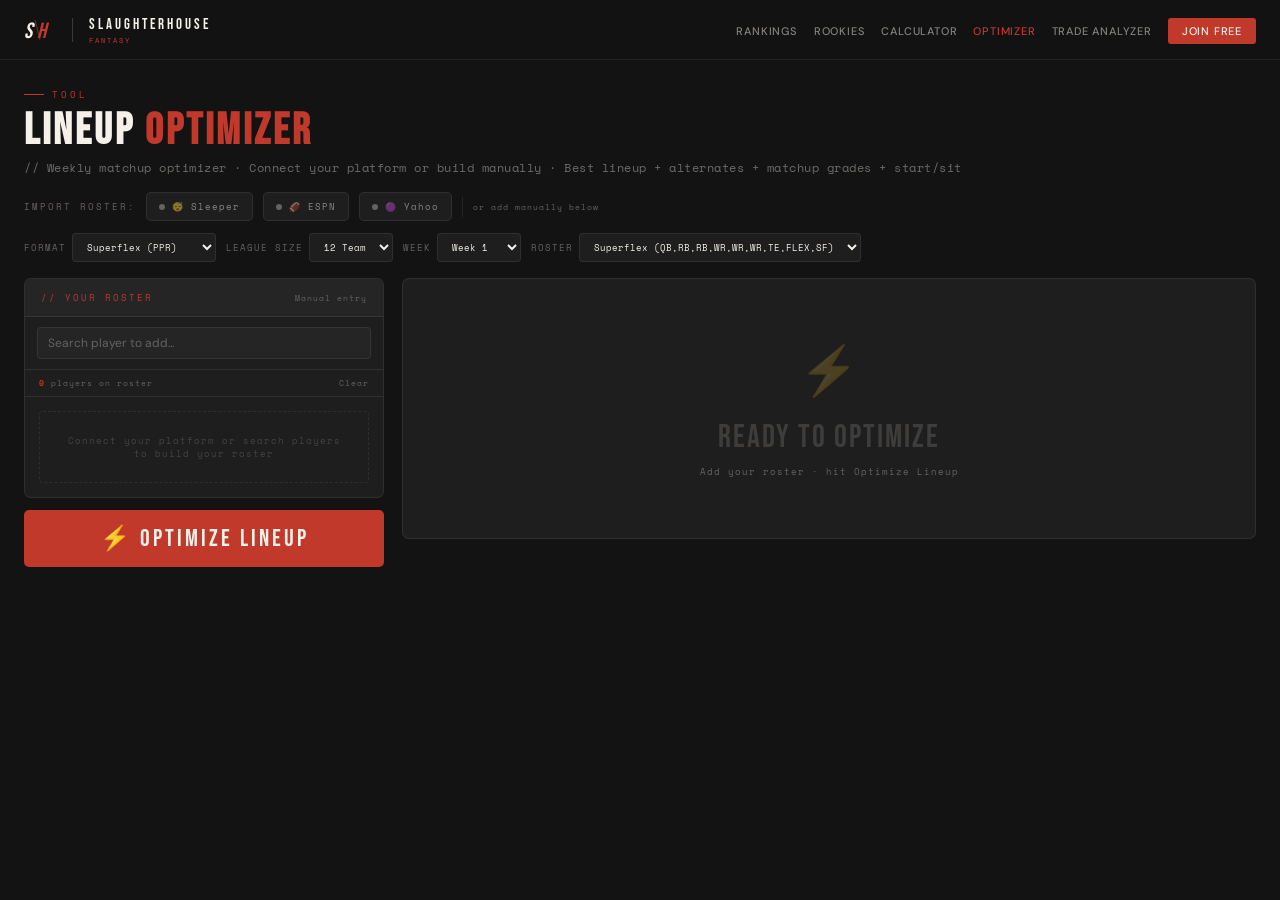
<file: optimizer (2).html>
<!DOCTYPE html>
<html lang="en">
<head>
<meta charset="UTF-8">
<meta name="viewport" content="width=device-width, initial-scale=1.0">
<title>Lineup Optimizer — Slaughterhouse Fantasy</title>
<meta name="description" content="Weekly dynasty lineup optimizer. Connect Sleeper, ESPN, or Yahoo to auto-import your roster. Get optimal lineup, alternates, matchup grades, and start/sit analysis.">
<link rel="preconnect" href="https://fonts.googleapis.com">
<link href="https://fonts.googleapis.com/css2?family=Bebas+Neue&family=DM+Sans:wght@300;400;500;600&family=Space+Mono:wght@400;700&display=swap" rel="stylesheet">
<style>
*,*::before,*::after{margin:0;padding:0;box-sizing:border-box;}
:root{
  --red:#C0392B;--red-dark:#8E2018;--red-dim:rgba(192,57,43,0.1);
  --off-white:#F5F0E8;--charcoal:#131313;--mid:#1E1E1E;--mid2:#252525;--mid3:#2C2C2C;
  --muted:#666260;--border:rgba(245,240,232,0.08);--border-strong:rgba(245,240,232,0.18);
  --green:#4DBD8A;--amber:#EDBA52;--blue:#7AABF0;--purple:#B09FE8;--nav-h:60px;
}
html{scroll-behavior:smooth;overflow-x:hidden;}
body{overflow-x:hidden;background:var(--charcoal);color:var(--off-white);font-family:'DM Sans',sans-serif;min-height:100vh;-webkit-font-smoothing:antialiased;}

/* NAV */
nav{display:flex;align-items:center;justify-content:space-between;padding:0 24px;height:var(--nav-h);border-bottom:1px solid var(--border);background:rgba(19,19,19,0.97);backdrop-filter:blur(10px);position:sticky;top:0;z-index:200;}
.nav-logo{display:flex;align-items:center;gap:10px;text-decoration:none;flex-shrink:0;}
.nav-wt{font-family:'Bebas Neue',sans-serif;font-size:15px;letter-spacing:3px;color:var(--off-white);}
.nav-ws{font-family:'Space Mono',monospace;font-size:7px;letter-spacing:2px;color:var(--red);display:block;margin-top:1px;}
.nav-div{width:1px;height:24px;background:var(--border-strong);margin:0 6px;}
.nav-links{display:flex;gap:16px;list-style:none;align-items:center;}
.nav-links a{color:rgba(245,240,232,0.5);text-decoration:none;font-size:11px;font-weight:500;letter-spacing:0.8px;text-transform:uppercase;transition:color 0.2s;white-space:nowrap;}
.nav-links a:hover{color:var(--off-white);}
.nav-links a.active{color:var(--red);}
.nav-cta{background:var(--red)!important;color:var(--off-white)!important;padding:6px 14px!important;border-radius:3px!important;}
.mob-btn{display:none;background:transparent;border:1px solid var(--border);color:var(--off-white);padding:6px 10px;border-radius:3px;cursor:pointer;font-size:14px;}

/* PAGE HEADER */
.page-header{padding:28px 24px 0;max-width:1400px;margin:0 auto;}
.eyebrow{font-family:'Space Mono',monospace;font-size:9px;letter-spacing:3px;color:var(--red);text-transform:uppercase;margin-bottom:8px;display:flex;align-items:center;gap:8px;}
.eyebrow::before{content:'';width:20px;height:1px;background:var(--red);}
.page-title{font-family:'Bebas Neue',sans-serif;font-size:44px;letter-spacing:3px;color:var(--off-white);line-height:1;}
.page-title span{color:var(--red);}
.page-sub{font-size:12px;color:rgba(245,240,232,0.4);margin-top:6px;font-family:'Space Mono',monospace;letter-spacing:0.5px;}

/* PLATFORM BAR */
.platform-bar{max-width:1400px;margin:16px auto 0;padding:0 24px;display:flex;align-items:center;gap:10px;flex-wrap:wrap;}
.platform-bar-label{font-family:'Space Mono',monospace;font-size:9px;letter-spacing:2px;color:var(--muted);text-transform:uppercase;white-space:nowrap;}
.plat-btn{display:flex;align-items:center;gap:7px;background:var(--mid);border:1px solid var(--border);border-radius:5px;padding:7px 12px;cursor:pointer;transition:all 0.2s;font-family:'Space Mono',monospace;font-size:9px;letter-spacing:1px;color:rgba(245,240,232,0.5);}
.plat-btn:hover{border-color:var(--border-strong);color:var(--off-white);}
.plat-btn.connected{border-color:rgba(77,189,138,0.4);background:rgba(77,189,138,0.06);color:var(--green);}
.plat-dot{width:6px;height:6px;border-radius:50%;background:var(--muted);flex-shrink:0;transition:background 0.2s;}
.plat-btn.connected .plat-dot{background:var(--green);}
.plat-divider-v{width:1px;height:20px;background:var(--border);}

/* SETTINGS BAR */
.settings-bar{max-width:1400px;margin:12px auto 0;padding:0 24px;display:flex;align-items:center;gap:10px;flex-wrap:wrap;}
.setting-group{display:flex;align-items:center;gap:6px;}
.setting-label{font-family:'Space Mono',monospace;font-size:9px;letter-spacing:1px;color:var(--muted);text-transform:uppercase;white-space:nowrap;}
.setting-select{background:var(--mid);border:1px solid var(--border);border-radius:4px;padding:6px 10px;font-family:'Space Mono',monospace;font-size:9px;color:var(--off-white);outline:none;cursor:pointer;}
.setting-select:focus{border-color:var(--border-strong);}
.week-badge{font-family:'Bebas Neue',sans-serif;font-size:22px;letter-spacing:2px;color:var(--red);padding:4px 12px;border:1px solid rgba(192,57,43,0.3);border-radius:4px;background:var(--red-dim);}

/* MAIN LAYOUT */
.main{max-width:1400px;margin:16px auto 0;padding:0 24px 60px;display:grid;grid-template-columns:360px 1fr;gap:18px;align-items:start;}

/* LEFT — ROSTER PANEL */
.left-panel{display:flex;flex-direction:column;gap:12px;}
.panel-card{background:var(--mid);border:1px solid var(--border);border-radius:7px;overflow:hidden;}
.panel-card-header{padding:12px 16px;border-bottom:1px solid var(--border);background:var(--mid2);display:flex;align-items:center;justify-content:space-between;}
.panel-card-label{font-family:'Space Mono',monospace;font-size:9px;letter-spacing:2px;color:var(--red);text-transform:uppercase;}
.panel-card-sub{font-family:'Space Mono',monospace;font-size:8px;color:var(--muted);letter-spacing:1px;}

/* SEARCH */
.search-row{padding:10px 12px;border-bottom:1px solid var(--border);display:flex;gap:6px;}
.dd-wrap{flex:1;position:relative;}
.dd-wrap input{width:100%;background:var(--mid2);border:1px solid var(--border);border-radius:4px;padding:7px 10px;font-family:'DM Sans',sans-serif;font-size:12px;color:var(--off-white);outline:none;}
.dd-wrap input::placeholder{color:var(--muted);}
.dd-wrap input:focus{border-color:var(--border-strong);}
.dropdown{position:absolute;top:100%;left:0;right:0;background:var(--mid2);border:1px solid var(--border-strong);border-radius:4px;z-index:100;max-height:220px;overflow-y:auto;margin-top:2px;display:none;box-shadow:0 8px 24px rgba(0,0,0,0.4);}
.dropdown.open{display:block;}
.dd-item{padding:8px 12px;cursor:pointer;display:flex;align-items:center;gap:8px;border-bottom:1px solid var(--border);transition:background 0.1s;}
.dd-item:last-child{border-bottom:none;}
.dd-item:hover{background:var(--mid3);}
.dd-name{font-size:12px;font-weight:600;color:var(--off-white);}
.dd-meta{font-size:9px;color:var(--muted);font-family:'Space Mono',monospace;}
.pos-badge{font-family:'Space Mono',monospace;font-size:8px;font-weight:700;padding:2px 5px;border-radius:2px;flex-shrink:0;}
.QB{background:rgba(192,57,43,0.2);color:#E57368;}
.RB{background:rgba(77,189,138,0.15);color:#4DBD8A;}
.WR{background:rgba(122,171,240,0.15);color:#7AABF0;}
.TE{background:rgba(237,186,82,0.15);color:#EDBA52;}

/* ROSTER LIST */
.roster-meta{padding:7px 14px;border-bottom:1px solid var(--border);display:flex;justify-content:space-between;align-items:center;}
.roster-count{font-family:'Space Mono',monospace;font-size:8px;color:var(--muted);letter-spacing:1px;}
.roster-count b{color:var(--red);}
.roster-list{padding:8px;max-height:420px;overflow-y:auto;}
.roster-item{display:flex;align-items:center;gap:7px;padding:7px 9px;background:var(--mid2);border:1px solid var(--border);border-radius:4px;margin-bottom:4px;transition:border-color 0.15s;cursor:default;}
.roster-item:last-child{margin-bottom:0;}
.roster-item:hover{border-color:var(--border-strong);}
.ri-av{width:26px;height:26px;border-radius:50%;background:var(--mid3);display:flex;align-items:center;justify-content:center;font-size:7px;font-weight:700;color:rgba(245,240,232,0.6);font-family:'Space Mono',monospace;flex-shrink:0;}
.ri-info{flex:1;min-width:0;}
.ri-name{font-size:12px;font-weight:600;color:var(--off-white);white-space:nowrap;overflow:hidden;text-overflow:ellipsis;}
.ri-meta{font-size:9px;color:var(--muted);font-family:'Space Mono',monospace;}
.ri-remove{background:transparent;border:none;color:var(--muted);cursor:pointer;font-size:14px;flex-shrink:0;transition:color 0.15s;padding:0 2px;}
.ri-remove:hover{color:var(--red);}
.roster-empty{text-align:center;padding:22px;font-family:'Space Mono',monospace;font-size:9px;color:rgba(245,240,232,0.18);letter-spacing:1px;border:1px dashed var(--border);border-radius:4px;margin:6px;}

/* CONNECTED BANNER */
.connected-banner{background:rgba(77,189,138,0.07);border:1px solid rgba(77,189,138,0.25);border-radius:4px;padding:8px 12px;margin:8px 12px 0;display:none;font-family:'Space Mono',monospace;font-size:8px;color:var(--green);letter-spacing:1px;}
.connected-banner.show{display:block;}
.connected-banner span{color:var(--off-white);}

/* OPTIMIZE BUTTON */
.optimize-btn{width:100%;background:var(--red);color:var(--off-white);border:none;border-radius:5px;padding:14px;font-family:'Bebas Neue',sans-serif;font-size:24px;letter-spacing:3px;cursor:pointer;transition:all 0.2s;}
.optimize-btn:hover{background:var(--red-dark);transform:translateY(-1px);}

/* RIGHT — RESULTS */
.right-panel{}
.placeholder-card{background:var(--mid);border:1px solid var(--border);border-radius:7px;padding:60px 32px;text-align:center;}
.placeholder-icon{font-size:48px;margin-bottom:16px;opacity:0.2;}
.placeholder-title{font-family:'Bebas Neue',sans-serif;font-size:32px;letter-spacing:2px;color:rgba(245,240,232,0.15);}
.placeholder-sub{font-family:'Space Mono',monospace;font-size:9px;color:var(--muted);letter-spacing:1px;margin-top:8px;}

/* RESULTS */
.results{display:flex;flex-direction:column;gap:14px;}

/* SECTION LABEL */
.section-label{font-family:'Space Mono',monospace;font-size:9px;letter-spacing:2px;color:var(--red);text-transform:uppercase;margin-bottom:14px;}

/* OPTIMAL LINEUP CARD */
.lineup-card{background:var(--mid);border:1px solid var(--border);border-radius:7px;overflow:hidden;}
.lineup-header{padding:14px 18px;background:var(--mid2);border-bottom:1px solid var(--border);display:flex;align-items:center;justify-content:space-between;}
.lineup-title{font-family:'Bebas Neue',sans-serif;font-size:22px;letter-spacing:2px;color:var(--off-white);}
.lineup-proj{text-align:right;}
.lineup-proj-pts{font-family:'Bebas Neue',sans-serif;font-size:36px;letter-spacing:1px;color:var(--green);line-height:1;}
.lineup-proj-label{font-family:'Space Mono',monospace;font-size:8px;color:var(--muted);letter-spacing:1px;margin-top:2px;}
.lineup-tag{font-family:'Space Mono',monospace;font-size:8px;letter-spacing:1.5px;padding:3px 8px;border-radius:2px;}
.tag-optimal{background:rgba(77,189,138,0.1);border:1px solid rgba(77,189,138,0.3);color:var(--green);}
.tag-alt{background:rgba(122,171,240,0.1);border:1px solid rgba(122,171,240,0.3);color:var(--blue);}

/* SLOT ROWS */
.slot-row{display:flex;align-items:center;gap:10px;padding:10px 18px;border-bottom:1px solid var(--border);transition:background 0.1s;}
.slot-row:last-child{border-bottom:none;}
.slot-row:hover{background:rgba(245,240,232,0.02);}
.slot-lbl{font-family:'Space Mono',monospace;font-size:8px;letter-spacing:1.5px;color:var(--muted);text-transform:uppercase;width:36px;flex-shrink:0;}
.slot-av{width:32px;height:32px;border-radius:50%;background:var(--mid2);border:1px solid var(--border-strong);display:flex;align-items:center;justify-content:center;font-size:8px;font-weight:700;color:rgba(245,240,232,0.6);flex-shrink:0;font-family:'Space Mono',monospace;}
.slot-info{flex:1;min-width:0;}
.slot-name{font-size:13px;font-weight:600;color:var(--off-white);}
.slot-meta{font-size:9px;color:var(--muted);font-family:'Space Mono',monospace;margin-top:1px;}
.slot-matchup{font-family:'Space Mono',monospace;font-size:9px;color:rgba(245,240,232,0.45);white-space:nowrap;flex-shrink:0;}
.slot-grade{font-family:'Bebas Neue',sans-serif;font-size:20px;width:28px;text-align:center;flex-shrink:0;}
.slot-proj{font-family:'Space Mono',monospace;font-size:11px;font-weight:700;color:var(--off-white);width:40px;text-align:right;flex-shrink:0;}
.slot-bench{opacity:0.4;}

/* GRADE COLORS */
.gA{color:var(--green);}
.gB{color:var(--blue);}
.gC{color:var(--amber);}
.gD{color:var(--red);}

/* MATCHUP GRADES */
.matchup-card{background:var(--mid);border:1px solid var(--border);border-radius:7px;padding:18px;}
.matchup-grid{display:grid;grid-template-columns:repeat(3,1fr);gap:10px;margin-top:12px;}
.mg-item{background:var(--mid2);border:1px solid var(--border);border-radius:5px;padding:12px;position:relative;overflow:hidden;}
.mg-item::before{content:'';position:absolute;top:0;left:0;right:0;height:2px;}
.mg-elite::before{background:var(--green);}
.mg-good::before{background:var(--blue);}
.mg-avg::before{background:var(--amber);}
.mg-bad::before{background:var(--red);}
.mg-name{font-size:11px;font-weight:600;color:var(--off-white);margin-bottom:2px;white-space:nowrap;overflow:hidden;text-overflow:ellipsis;}
.mg-vs{font-family:'Space Mono',monospace;font-size:8px;color:var(--muted);letter-spacing:0.5px;margin-bottom:6px;}
.mg-grade-row{display:flex;align-items:center;justify-content:space-between;}
.mg-grade{font-family:'Bebas Neue',sans-serif;font-size:26px;letter-spacing:1px;line-height:1;}
.mg-reason{font-family:'Space Mono',monospace;font-size:7px;color:var(--muted);letter-spacing:0.5px;line-height:1.4;margin-top:4px;}

/* START / SIT */
.startsit-card{background:var(--mid);border:1px solid var(--border);border-radius:7px;padding:18px;}
.ss-list{display:flex;flex-direction:column;gap:8px;margin-top:12px;}
.ss-item{display:flex;align-items:flex-start;gap:12px;padding:12px 14px;border-radius:5px;border:1px solid var(--border);}
.ss-start{background:rgba(77,189,138,0.06);}
.ss-sit{background:rgba(192,57,43,0.05);}
.ss-hold{background:rgba(237,186,82,0.05);}
.ss-icon{font-size:18px;flex-shrink:0;margin-top:1px;}
.ss-tag{font-family:'Space Mono',monospace;font-size:8px;letter-spacing:1.5px;text-transform:uppercase;margin-bottom:3px;}
.ss-start .ss-tag{color:var(--green);}
.ss-sit .ss-tag{color:var(--red);}
.ss-hold .ss-tag{color:var(--amber);}
.ss-name{font-size:13px;font-weight:600;color:var(--off-white);margin-bottom:3px;}
.ss-reason{font-size:11px;color:rgba(245,240,232,0.55);line-height:1.6;font-weight:300;}

/* ALTERNATES */
.alts-card{background:var(--mid);border:1px solid var(--border);border-radius:7px;overflow:hidden;}
.alt-tabs{display:flex;border-bottom:1px solid var(--border);}
.alt-tab{font-family:'Space Mono',monospace;font-size:9px;letter-spacing:1px;padding:10px 16px;cursor:pointer;border:none;background:transparent;color:rgba(245,240,232,0.4);border-bottom:2px solid transparent;transition:all 0.15s;text-transform:uppercase;}
.alt-tab.active{color:var(--off-white);border-bottom-color:var(--red);}
.alt-content{display:none;padding:14px 18px;}
.alt-content.active{display:block;}
.alt-header{display:flex;align-items:center;justify-content:space-between;margin-bottom:10px;}
.alt-proj{font-family:'Bebas Neue',sans-serif;font-size:24px;letter-spacing:1px;color:var(--blue);}
.alt-diff{font-family:'Space Mono',monospace;font-size:10px;color:var(--muted);margin-left:6px;}

/* GAME PLAN */
.gameplan-card{background:var(--mid);border:1px solid var(--border);border-radius:7px;padding:18px;}
.gp-summary{font-size:13px;color:rgba(245,240,232,0.55);line-height:1.75;font-weight:300;margin-bottom:14px;}
.gp-tips{display:flex;flex-direction:column;gap:7px;}
.gp-tip{display:flex;align-items:flex-start;gap:10px;padding:9px 12px;background:var(--mid2);border-radius:4px;border-left:3px solid var(--red);}
.gp-tip-icon{font-size:14px;flex-shrink:0;margin-top:1px;}
.gp-tip-text{font-size:11px;color:rgba(245,240,232,0.6);line-height:1.55;}
.gp-tip-text strong{color:var(--off-white);}

/* CONNECT MODAL */
.connect-overlay{display:none;position:fixed;inset:0;background:rgba(0,0,0,0.78);z-index:500;align-items:center;justify-content:center;}
.connect-overlay.open{display:flex;}
.connect-box{background:var(--mid);border:1px solid var(--border-strong);border-radius:8px;padding:26px;width:400px;max-width:92vw;max-height:88vh;overflow-y:auto;}
.connect-title{font-family:'Bebas Neue',sans-serif;font-size:26px;letter-spacing:2px;color:var(--off-white);margin-bottom:4px;}
.connect-sub{font-family:'Space Mono',monospace;font-size:9px;color:var(--muted);letter-spacing:1px;line-height:1.6;margin-bottom:14px;}
.connect-step{display:flex;align-items:flex-start;gap:10px;padding:9px 12px;background:var(--mid2);border-radius:4px;border:1px solid var(--border);margin-bottom:6px;}
.connect-step-num{font-family:'Bebas Neue',sans-serif;font-size:18px;color:var(--red);line-height:1;flex-shrink:0;width:16px;}
.connect-step-text{font-size:11px;color:rgba(245,240,232,0.6);line-height:1.5;}
.connect-step-text strong{color:var(--off-white);}
.connect-input-row{display:flex;gap:8px;margin:12px 0 8px;}
.connect-text-input{flex:1;background:var(--mid2);border:1px solid var(--border);border-radius:4px;padding:9px 12px;font-family:'DM Sans',sans-serif;font-size:13px;color:var(--off-white);outline:none;}
.connect-text-input:focus{border-color:var(--border-strong);}
.connect-text-input::placeholder{color:var(--muted);}
.connect-submit-btn{background:var(--red);color:var(--off-white);border:none;border-radius:4px;padding:9px 16px;font-family:'Bebas Neue',sans-serif;font-size:16px;letter-spacing:1px;cursor:pointer;white-space:nowrap;}
.connect-submit-btn:disabled{opacity:0.5;cursor:default;}
.connect-error{font-family:'Space Mono',monospace;font-size:9px;color:var(--red);letter-spacing:1px;padding:8px 10px;background:rgba(192,57,43,0.08);border:1px solid rgba(192,57,43,0.2);border-radius:3px;margin-top:6px;display:none;}
.connect-error.show{display:block;}
.connect-loading{display:none;text-align:center;padding:12px;font-family:'Space Mono',monospace;font-size:10px;color:var(--muted);letter-spacing:1px;}
.connect-loading.show{display:block;}
.connect-leagues{display:none;margin-top:10px;}
.connect-leagues.show{display:block;}
.connect-leagues-label{font-family:'Space Mono',monospace;font-size:8px;letter-spacing:1.5px;color:var(--muted);text-transform:uppercase;margin-bottom:6px;}
.league-item{display:flex;align-items:center;justify-content:space-between;padding:9px 12px;background:var(--mid2);border:1px solid var(--border);border-radius:4px;margin-bottom:5px;cursor:pointer;transition:border-color 0.15s;}
.league-item:hover{border-color:var(--border-strong);}
.league-item.sel{border-color:var(--red);background:var(--red-dim);}
.league-name{font-size:12px;font-weight:600;color:var(--off-white);}
.league-meta{font-family:'Space Mono',monospace;font-size:9px;color:var(--muted);margin-top:2px;}
.connect-teams{display:none;margin-top:10px;}
.connect-teams.show{display:block;}
.connect-teams-label{font-family:'Space Mono',monospace;font-size:8px;letter-spacing:1.5px;color:var(--muted);text-transform:uppercase;margin-bottom:6px;}
.team-item{display:flex;align-items:center;justify-content:space-between;padding:8px 12px;background:var(--mid2);border:1px solid var(--border);border-radius:4px;margin-bottom:4px;cursor:pointer;transition:border-color 0.15s;}
.team-item:hover{border-color:var(--border-strong);}
.team-item.sel{border-color:var(--red);background:var(--red-dim);}
.team-name{font-size:12px;font-weight:600;color:var(--off-white);}
.team-record{font-family:'Space Mono',monospace;font-size:9px;color:var(--muted);}
.import-btn{width:100%;background:var(--green);color:var(--charcoal);border:none;border-radius:4px;padding:10px;font-family:'Bebas Neue',sans-serif;font-size:17px;letter-spacing:2px;cursor:pointer;margin-top:8px;font-weight:700;}
.import-btn:disabled{opacity:0.4;cursor:default;}
.connect-cancel{width:100%;background:transparent;color:var(--muted);border:none;padding:8px;font-family:'Space Mono',monospace;font-size:9px;cursor:pointer;margin-top:4px;letter-spacing:1px;}
.connect-note{font-family:'Space Mono',monospace;font-size:7px;color:rgba(245,240,232,0.2);line-height:1.6;margin-top:10px;letter-spacing:0.5px;border-top:1px solid var(--border);padding-top:8px;}

/* MOBILE */
@media(max-width:1100px){
  .main{grid-template-columns:1fr;}
  .matchup-grid{grid-template-columns:repeat(2,1fr);}
}
@media(max-width:768px){
  .nav-links{display:none;}
  .nav-links.open{display:flex;flex-direction:column;position:fixed;top:var(--nav-h);left:0;right:0;background:rgba(19,19,19,0.98);padding:16px 24px;border-bottom:1px solid var(--border);z-index:199;gap:14px;}
  .mob-btn{display:block;}
  .page-title{font-size:32px;}
  .settings-bar{gap:6px;}
  .slot-matchup{display:none;}
}
@media(max-width:500px){
  nav,.page-header,.platform-bar,.settings-bar,.main{padding-left:12px;padding-right:12px;}
  .page-title{font-size:24px;letter-spacing:1px;}
  .matchup-grid{grid-template-columns:1fr 1fr;}
  .settings-bar{flex-direction:column;align-items:stretch;gap:6px;}
  .setting-group{width:100%;}
  .setting-select{width:100%;font-size:11px;}
  .setting-label{min-width:60px;}
  .optimize-btn{font-size:20px;padding:12px;}
  .platform-bar{flex-wrap:wrap;gap:6px;}
  .plat-btn{font-size:8px;padding:6px 8px;}
  .slot-row{padding:8px 12px;gap:6px;}
  .slot-name{font-size:12px;}
  .slot-proj{font-size:10px;}
  .slot-grade{font-size:16px;}
  .lineup-proj-pts{font-size:28px!important;}
  .ss-item{padding:10px 12px;}
  .mg-item{padding:10px;}
  .mg-grade{font-size:22px!important;}
}

/* ── GLOBAL MOBILE OVERFLOW FIX ── */
html,body{overflow-x:hidden;max-width:100vw;}
*{max-width:100%;}
img,svg,video{max-width:100%;}


@media(max-width:400px){
  html,body{overflow-x:hidden;}
  .page-title{font-size:22px!important;letter-spacing:1px!important;}
  .fmt-tabs{gap:2px!important;}
  .fmt-btn{font-size:7px!important;padding:5px 5px!important;letter-spacing:0!important;}
  .pos-btn{font-size:7px!important;padding:5px 5px!important;}
  .controls{gap:5px!important;padding-left:10px!important;padding-right:10px!important;}
  .settings-bar{gap:5px!important;padding-left:10px!important;padding-right:10px!important;}
  .setting-select{font-size:8px!important;padding:5px 6px!important;}
  table{min-width:320px!important;}
}

</style>
</head>
<body>

<nav>
  <a class="nav-logo" href="index.html">
    <svg width="32" height="24" viewBox="0 0 32 24" fill="none" style="flex-shrink:0">
      <text x="0" y="20" font-family="'Bebas Neue',sans-serif" font-size="22" fill="#F5F0E8" font-style="italic">S</text>
      <text x="13" y="20" font-family="'Bebas Neue',sans-serif" font-size="22" fill="#C0392B" font-style="italic">H</text>
      <line x1="11" y1="2" x2="16" y2="22" stroke="#C0392B" stroke-width="1.2" opacity="0.5"/>
    </svg>
    <div class="nav-div"></div>
    <div><span class="nav-wt">SLAUGHTERHOUSE</span><span class="nav-ws">FANTASY</span></div>
  </a>
  <button class="mob-btn" id="mobBtn">☰</button>
  <ul class="nav-links" id="navLinks">
    <li><a href="rankings.html">Rankings</a></li>
    <li><a href="rookies.html">Rookies</a></li>
    <li><a href="calculator.html">Calculator</a></li>
    <li><a href="optimizer.html" class="active">Optimizer</a></li>
    <li><a href="trade.html">Trade Analyzer</a></li>
    <li><a href="#" class="nav-cta">Join Free</a></li>
  </ul>
</nav>

<div class="page-header">
  <p class="eyebrow">Tool</p>
  <h1 class="page-title">LINEUP <span>OPTIMIZER</span></h1>
  <p class="page-sub">// Weekly matchup optimizer · Connect your platform or build manually · Best lineup + alternates + matchup grades + start/sit</p>
</div>

<!-- PLATFORM BAR -->
<div class="platform-bar">
  <span class="platform-bar-label">Import Roster:</span>
  <button class="plat-btn" id="platSleeper" onclick="openConnect('Sleeper')">
    <span class="plat-dot"></span><span>😴</span><span id="sleeperLbl">Sleeper</span>
  </button>
  <button class="plat-btn" id="platESPN" onclick="openConnect('ESPN')">
    <span class="plat-dot"></span><span>🏈</span><span>ESPN</span>
  </button>
  <button class="plat-btn" id="platYahoo" onclick="openConnect('Yahoo')">
    <span class="plat-dot"></span><span>🟣</span><span>Yahoo</span>
  </button>
  <div class="plat-divider-v"></div>
  <span style="font-family:'Space Mono',monospace;font-size:8px;color:var(--muted);letter-spacing:1px">or add manually below</span>
</div>

<!-- SETTINGS BAR -->
<div class="settings-bar">
  <div class="setting-group">
    <span class="setting-label">Format</span>
    <select class="setting-select" id="fmtSelect">
      <option value="sf">Superflex (PPR)</option>
      <option value="ppr">PPR</option>
      <option value="half">Half PPR</option>
      <option value="tep15">TE Premium (1.5)</option>
      <option value="tep175">TE Premium (1.75)</option>
      <option value="tep2">TE Premium (2.0)</option>
    </select>
  </div>
  <div class="setting-group">
    <span class="setting-label">League Size</span>
    <select class="setting-select" id="leagueSize">
      <option value="10">10 Team</option>
      <option value="12" selected>12 Team</option>
      <option value="14">14 Team</option>
    </select>
  </div>
  <div class="setting-group">
    <span class="setting-label">Week</span>
    <select class="setting-select" id="weekSelect">
      <option value="1">Week 1</option><option value="2">Week 2</option>
      <option value="3">Week 3</option><option value="4">Week 4</option>
      <option value="5">Week 5</option><option value="6">Week 6</option>
      <option value="7">Week 7</option><option value="8">Week 8</option>
      <option value="9">Week 9</option><option value="10">Week 10</option>
      <option value="11">Week 11</option><option value="12">Week 12</option>
      <option value="13">Week 13</option><option value="14">Week 14</option>
    </select>
  </div>
  <div class="setting-group">
    <span class="setting-label">Roster</span>
    <select class="setting-select" id="rosterConfig">
      <option value="sf">Superflex (QB,RB,RB,WR,WR,WR,TE,FLEX,SF)</option>
      <option value="1qb">1QB (QB,RB,RB,WR,WR,WR,TE,FLEX)</option>
      <option value="2qb">2QB (QB,QB,RB,RB,WR,WR,WR,TE,FLEX)</option>
    </select>
  </div>
</div>

<!-- MAIN -->
<div class="main">

  <!-- LEFT PANEL -->
  <div class="left-panel">
    <div class="panel-card">
      <div class="panel-card-header">
        <div class="panel-card-label">// Your Roster</div>
        <div class="panel-card-sub" id="connectedTag">Manual entry</div>
      </div>
      <div class="connected-banner" id="connectedBanner">
        ✓ <span id="connectedInfo">—</span>
      </div>
      <div class="search-row">
        <div class="dd-wrap">
          <input type="text" id="playerSearch" placeholder="Search player to add..." autocomplete="off">
          <div class="dropdown" id="playerDropdown"></div>
        </div>
      </div>
      <div class="roster-meta">
        <span class="roster-count"><b id="rosterCount">0</b> players on roster</span>
        <button style="font-family:'Space Mono',monospace;font-size:8px;letter-spacing:1px;background:transparent;border:none;color:var(--muted);cursor:pointer;" onclick="clearRoster()">Clear</button>
      </div>
      <div class="roster-list" id="rosterList">
        <div class="roster-empty">Connect your platform or search players to build your roster</div>
      </div>
    </div>

    <button class="optimize-btn" onclick="optimize()">⚡ OPTIMIZE LINEUP</button>
  </div>

  <!-- RIGHT PANEL -->
  <div class="right-panel" id="rightPanel">
    <div class="placeholder-card">
      <div class="placeholder-icon">⚡</div>
      <div class="placeholder-title">READY TO OPTIMIZE</div>
      <div class="placeholder-sub">Add your roster · hit Optimize Lineup</div>
    </div>
  </div>

</div>

<!-- CONNECT MODAL -->
<div class="connect-overlay" id="connectOverlay">
  <div class="connect-box">
    <div class="connect-title" id="connectTitle">CONNECT SLEEPER</div>
    <div class="connect-sub" id="connectSub">Import your roster automatically — no password needed</div>

    <div id="sleeperSteps">
      <div class="connect-step"><div class="connect-step-num">1</div><div class="connect-step-text">Enter your <strong>Sleeper username</strong> — their API is public, no password required.</div></div>
      <div class="connect-step"><div class="connect-step-num">2</div><div class="connect-step-text">Pick your <strong>dynasty league</strong> from the list.</div></div>
      <div class="connect-step"><div class="connect-step-num">3</div><div class="connect-step-text">Select <strong>your team</strong> — your full roster auto-imports instantly.</div></div>
    </div>
    <div id="oauthSteps" style="display:none">
      <div class="connect-step"><div class="connect-step-num">1</div><div class="connect-step-text">Enter your <strong>League ID</strong> from your league URL.</div></div>
      <div class="connect-step"><div class="connect-step-num">2</div><div class="connect-step-text"><strong>Full OAuth integration coming soon.</strong> Use Sleeper for live imports now.</div></div>
    </div>

    <div class="connect-input-row">
      <input type="text" class="connect-text-input" id="connectInput" placeholder="Your Sleeper username...">
      <button class="connect-submit-btn" id="connectSubmit" onclick="submitConnect()">FIND</button>
    </div>
    <div class="connect-error" id="connectError">Username not found. Check your spelling and try again.</div>
    <div class="connect-loading" id="connectLoading">Searching leagues...</div>

    <div class="connect-leagues" id="connectLeagues">
      <div class="connect-leagues-label">Select Your League</div>
      <div id="leagueList"></div>
    </div>
    <div class="connect-teams" id="connectTeams">
      <div class="connect-teams-label">Select Your Team</div>
      <div id="teamList"></div>
      <button class="import-btn" id="importBtn" onclick="importRoster()" disabled>IMPORT ROSTER →</button>
    </div>

    <button class="connect-cancel" onclick="closeConnect()">Cancel</button>
    <div class="connect-note">Sleeper API is free and public — no auth needed for roster data. ESPN and Yahoo OAuth coming in a future update.</div>
  </div>
</div>

<script src="data/player-values.js"></script>
<script>
// Player data loaded from data/player-values.js


// NFL TEAMS for matchup grades
const NFL_TEAMS = ["ARI","ATL","BAL","BUF","CAR","CHI","CIN","CLE","DAL","DEN","DET","FA",
  "GB","HOU","IND","JAC","KC","LAC","LAR","LV","MIA","MIN","NE","NO","NYG","NYJ",
  "PHI","PIT","SEA","SF","TB","TEN","WAS"];

// Matchup data — defensive rankings against each position
// Scale 1-32 where 1 = hardest matchup, 32 = easiest
// This represents fantasy points allowed per game rankings
const DEF_RANKS = {
  QB: {ARI:28,ATL:20,BAL:8,BUF:12,CAR:30,CHI:22,CIN:15,CLE:5,DAL:18,DEN:25,DET:32,FA:16,
       GB:14,HOU:9,IND:19,JAC:27,KC:6,LAC:21,LAR:17,LV:29,MIA:24,MIN:10,NE:7,NO:26,
       NYG:31,NYJ:11,PHI:4,PIT:3,SEA:23,SF:13,TB:16,TEN:2,WAS:1},
  RB: {ARI:26,ATL:22,BAL:10,BUF:18,CAR:29,CHI:24,CIN:14,CLE:7,DAL:16,DEN:27,DET:31,FA:15,
       GB:12,HOU:8,IND:20,JAC:25,KC:5,LAC:19,LAR:17,LV:30,MIA:23,MIN:9,NE:6,NO:28,
       NYG:32,NYJ:11,PHI:4,PIT:3,SEA:21,SF:13,TB:16,TEN:2,WAS:1},
  WR: {ARI:25,ATL:21,BAL:9,BUF:17,CAR:28,CHI:23,CIN:13,CLE:6,DAL:15,DEN:26,DET:30,FA:14,
       GB:11,HOU:8,IND:19,JAC:24,KC:5,LAC:20,LAR:18,LV:29,MIA:22,MIN:10,NE:7,NO:27,
       NYG:31,NYJ:12,PHI:4,PIT:3,SEA:22,SF:13,TB:16,TEN:2,WAS:1},
  TE: {ARI:27,ATL:21,BAL:11,BUF:15,CAR:30,CHI:20,CIN:14,CLE:6,DAL:17,DEN:28,DET:29,FA:16,
       GB:12,HOU:8,IND:18,JAC:26,KC:5,LAC:22,LAR:19,LV:31,MIA:23,MIN:9,NE:7,NO:25,
       NYG:32,NYJ:13,PHI:4,PIT:3,SEA:24,SF:10,TB:16,TEN:2,WAS:1},
};

// Week matchups (home team listed second)
const WEEK_MATCHUPS = {
  1:{ARI:"vs LAR",ATL:"@ CHI",BAL:"vs CLE",BUF:"vs MIA",CAR:"@ NO",CHI:"vs ATL",CIN:"@ DEN",CLE:"@ BAL",DAL:"vs PHI",DEN:"vs CIN",DET:"@ GB",FA:"BYE",GB:"vs DET",HOU:"@ JAC",IND:"vs TEN",JAC:"vs HOU",KC:"@ LV",LAC:"vs SEA",LAR:"@ ARI",LV:"vs KC",MIA:"@ BUF",MIN:"vs WAS",NE:"@ NYJ",NO:"vs CAR",NYG:"@ NYJ",NYJ:"vs NE",PHI:"@ DAL",PIT:"vs SF",SEA:"@ LAC",SF:"@ PIT",TB:"vs TEN",TEN:"@ TB",WAS:"@ MIN"},
  2:{ARI:"@ SF",ATL:"vs NO",BAL:"@ PIT",BUF:"@ NE",CAR:"vs DEN",CHI:"@ MIN",CIN:"vs CLE",CLE:"@ CIN",DAL:"@ WAS",DEN:"@ CAR",DET:"vs CHI",FA:"BYE",GB:"@ SEA",HOU:"vs IND",IND:"@ HOU",JAC:"vs TEN",KC:"vs LAC",LAC:"@ KC",LAR:"vs LV",LV:"@ LAR",MIA:"vs NYJ",MIN:"vs CHI",NE:"vs BUF",NO:"@ ATL",NYG:"vs PHI",NYJ:"@ MIA",PHI:"@ NYG",PIT:"vs BAL",SEA:"vs GB",SF:"vs ARI",TB:"@ DET",TEN:"@ JAC",WAS:"vs DAL"},
};

let roster = [];
let connectedRosterData = [];
let connectedUsername = '';
let connectedLeagueName = '';
let selectedLeagueId = null;
let selectedTeamId = null;
let currentPlatform = '';

const DEMO_LEAGUES = [
  {id:'ol_001',name:'The Dynasty League',type:'dynasty',size:12,season:'2025'},
  {id:'ol_002',name:'Slaughterhouse Fantasy League',type:'dynasty',size:12,season:'2025'},
  {id:'ol_003',name:'Weekend Warriors Dynasty',type:'dynasty',size:10,season:'2025'},
];
const DEMO_TEAMS = [
  {id:'ot_001',name:'Championship Hopefuls',owner:'You',wins:9,losses:5},
  {id:'ot_002',name:'The Dark Horses',owner:'League Mate 1',wins:11,losses:3},
  {id:'ot_003',name:'Rebuild Mode',owner:'League Mate 2',wins:5,losses:9},
  {id:'ot_004',name:'Dynasty Kings',owner:'League Mate 3',wins:8,losses:6},
  {id:'ot_005',name:'Pick Collectors',owner:'League Mate 4',wins:7,losses:7},
  {id:'ot_006',name:'Waiver Wire Warriors',owner:'League Mate 5',wins:6,losses:8},
  {id:'ot_007',name:'Stacked & Ready',owner:'League Mate 6',wins:10,losses:4},
  {id:'ot_008',name:'Eternal Rebuilders',owner:'League Mate 7',wins:3,losses:11},
  {id:'ot_009',name:'Consistent Contenders',owner:'League Mate 8',wins:8,losses:6},
  {id:'ot_010',name:'The Managers',owner:'League Mate 9',wins:7,losses:7},
  {id:'ot_011',name:'Just Here 2 Trade',owner:'League Mate 10',wins:4,losses:10},
  {id:'ot_012',name:'Fantasy Gods',owner:'League Mate 11',wins:12,losses:2},
];
const DEMO_ROSTER_NAMES = [
  'Josh Allen','Puka Nacua','Jahmyr Gibbs','Trey McBride','De\'Von Achane',
  'Ja\'Marr Chase','C.J. Stroud','Tyler Warren','Bijan Robinson','Drake London',
  'Ladd McConkey','Colston Loveland','Breece Hall','Rome Odunze','Emeka Egbuka',
  'Omarion Hampton','Kayshon Boutte','Pat Freiermuth','Kimani Vidal','Mason Taylor',
  'Luther Burden III','Kyle Monangai','Davante Adams','Dalton Kincaid','J.K. Dobbins'
];

// ── FORMAT VALUE ──
function getVal(p){
  const fmt = document.getElementById('fmtSelect').value;
  if(fmt==='ppr') return p.ppr;
  if(fmt==='half') return p.half;
  if(fmt==='sf') return p.sf;
  if(fmt==='tep15') return p.pos==='TE'?Math.round(p.ppr*1.08):p.ppr;
  if(fmt==='tep175') return p.pos==='TE'?Math.round(p.ppr*1.16):p.ppr;
  if(fmt==='tep2') return p.pos==='TE'?Math.round(p.ppr*1.24):p.ppr;
  return p.ppr;
}

// ── MATCHUP GRADE ──
function getMatchupGrade(player){
  const week = parseInt(document.getElementById('weekSelect').value);
  const pos = player.pos;
  const team = player.team;
  const defRanks = DEF_RANKS[pos]||DEF_RANKS['WR'];
  const defRank = defRanks[team]||16;
  // defRank: higher = easier matchup
  if(defRank>=26) return{g:'A+',cls:'gA',bar:'elite',reason:'Faces one of the softest defenses against '+pos+' this week. Massive upside.'};
  if(defRank>=22) return{g:'A',cls:'gA',bar:'elite',reason:'Favorable matchup — defense ranks bottom 10 against '+pos+'.'};
  if(defRank>=18) return{g:'B+',cls:'gB',bar:'good',reason:'Above-average matchup. Solid floor with ceiling.'};
  if(defRank>=14) return{g:'B',cls:'gB',bar:'good',reason:'Decent matchup — middle of the pack defense.'};
  if(defRank>=10) return{g:'C+',cls:'gC',bar:'avg',reason:'Average matchup. Rely on talent, not scheme.'};
  if(defRank>=6) return{g:'C',cls:'gC',bar:'avg',reason:'Tough matchup — defense holds '+pos+' in check.'};
  if(defRank>=3) return{g:'D+',cls:'gD',bar:'bad',reason:'Very tough matchup — top-5 defense vs '+pos+'. Consider alternatives.'};
  return{g:'D',cls:'gD',bar:'bad',reason:'Nightmare matchup — elite defense, consider sitting if possible.'};
}

function getMatchupVs(player){
  const week=parseInt(document.getElementById('weekSelect').value);
  const matchups=WEEK_MATCHUPS[week]||WEEK_MATCHUPS[1];
  return matchups[player.team]||'—';
}

// ── PROJECTED POINTS ──
function projPts(player){
  const base = getVal(player)/100*0.18; // rough projection from value
  const mg = getMatchupGrade(player);
  const mult = mg.g==='A+'?1.25:mg.g==='A'?1.15:mg.g==='B+'?1.08:mg.g==='B'?1.0:mg.g==='C+'?0.94:mg.g==='C'?0.87:mg.g==='D+'?0.80:0.72;
  return Math.round(base*mult*10)/10;
}

// ── INI ──
function ini(n){const p=n.split(' ');return p.length===1?n.slice(0,2).toUpperCase():(p[0][0]+p[p.length-1][0]).toUpperCase();}

// ── ROSTER MANAGEMENT ──
function addPlayer(name){
  const p=PLAYERS.find(x=>x.name===name);
  if(!p||roster.find(r=>r.name===name))return;
  roster.push(p);
  document.getElementById('playerSearch').value='';
  document.getElementById('playerDropdown').classList.remove('open');
  renderRoster();
}
function removePlayer(name){
  roster=roster.filter(r=>r.name!==name);
  renderRoster();
}
function clearRoster(){roster=[];renderRoster();}

function renderRoster(){
  const list=document.getElementById('rosterList');
  document.getElementById('rosterCount').textContent=roster.length;
  if(!roster.length){
    list.innerHTML='<div class="roster-empty">Connect your platform or search players to build your roster</div>';
    return;
  }
  const sorted=[...roster].sort((a,b)=>getVal(b)-getVal(a));
  list.innerHTML=sorted.map(p=>`
    <div class="roster-item">
      <div class="ri-av">${ini(p.name)}</div>
      <span class="pos-badge ${p.pos}">${p.pos}</span>
      <div class="ri-info">
        <div class="ri-name">${p.name}</div>
        <div class="ri-meta">${p.team} · ${getMatchupVs(p)}</div>
      </div>
      <button class="ri-remove" onclick="removePlayer('${p.name.replace(/'/g,"\\'")}')">×</button>
    </div>`).join('');
}

// ── SEARCH ──
document.getElementById('playerSearch').addEventListener('input',function(){
  const q=this.value.toLowerCase().trim();
  const dd=document.getElementById('playerDropdown');
  if(q.length<2){dd.classList.remove('open');return;}
  const taken=new Set(roster.map(r=>r.name));
  const matches=PLAYERS.filter(p=>!taken.has(p.name)&&(p.name.toLowerCase().includes(q)||p.team.toLowerCase().includes(q)||p.pos.toLowerCase().includes(q))).slice(0,8);
  if(!matches.length){dd.classList.remove('open');return;}
  dd.innerHTML=matches.map(p=>`
    <div class="dd-item" onclick="addPlayer('${p.name.replace(/'/g,"\\'")}')">
      <span class="pos-badge ${p.pos}">${p.pos}</span>
      <div><div class="dd-name">${p.name}</div><div class="dd-meta">${p.team} · Age ${p.age}</div></div>
    </div>`).join('');
  dd.classList.add('open');
});
document.addEventListener('click',e=>{if(!e.target.closest('#playerSearch')&&!e.target.closest('#playerDropdown'))document.getElementById('playerDropdown').classList.remove('open');});

// ── OPTIMIZER ENGINE ──
function getRosterSlots(){
  const config=document.getElementById('rosterConfig').value;
  if(config==='sf') return [{slot:'QB',pos:['QB']},{slot:'RB',pos:['RB']},{slot:'RB',pos:['RB']},{slot:'WR',pos:['WR']},{slot:'WR',pos:['WR']},{slot:'WR',pos:['WR']},{slot:'TE',pos:['TE']},{slot:'FLEX',pos:['RB','WR','TE']},{slot:'SF',pos:['QB','RB','WR','TE']}];
  if(config==='1qb') return [{slot:'QB',pos:['QB']},{slot:'RB',pos:['RB']},{slot:'RB',pos:['RB']},{slot:'WR',pos:['WR']},{slot:'WR',pos:['WR']},{slot:'WR',pos:['WR']},{slot:'TE',pos:['TE']},{slot:'FLEX',pos:['RB','WR','TE']}];
  return [{slot:'QB',pos:['QB']},{slot:'QB',pos:['QB']},{slot:'RB',pos:['RB']},{slot:'RB',pos:['RB']},{slot:'WR',pos:['WR']},{slot:'WR',pos:['WR']},{slot:'WR',pos:['WR']},{slot:'TE',pos:['TE']},{slot:'FLEX',pos:['RB','WR','TE']}];
}

function fillSlots(players, slots, variation=0){
  const sorted=[...players].sort((a,b)=>{
    const pa=projPts(a),pb=projPts(b);
    // Add slight variation for alternates
    const va=pa+(variation===1?Math.random()*1.5-0.5:variation===2?Math.random()*3-1.5:0);
    const vb=pb+(variation===1?Math.random()*1.5-0.5:variation===2?Math.random()*3-1.5:0);
    return vb-va;
  });
  const used=new Set();
  const lineup=[];
  for(const slot of slots){
    const best=sorted.find(p=>slot.pos.includes(p.pos)&&!used.has(p.name));
    if(best){lineup.push({slot:slot.slot,player:best});used.add(best.name);}
    else lineup.push({slot:slot.slot,player:null});
  }
  const bench=sorted.filter(p=>!used.has(p.name));
  return{lineup,bench,total:lineup.reduce((s,l)=>s+(l.player?projPts(l.player):0),0)};
}

function slotColor(slot){
  if(slot==='QB')return'rgba(192,57,43,0.15)';
  if(slot==='RB')return'rgba(77,189,138,0.1)';
  if(slot==='WR')return'rgba(122,171,240,0.1)';
  if(slot==='TE')return'rgba(237,186,82,0.1)';
  return'rgba(245,240,232,0.04)';
}

function slotTxtColor(slot){
  if(slot==='QB')return'#E57368';
  if(slot==='RB')return'var(--green)';
  if(slot==='WR')return'var(--blue)';
  if(slot==='TE')return'var(--amber)';
  return'rgba(245,240,232,0.4)';
}

function gradeColor(g){
  if(g.startsWith('A'))return'var(--green)';
  if(g.startsWith('B'))return'var(--blue)';
  if(g.startsWith('C'))return'var(--amber)';
  return'var(--red)';
}

function renderLineup(result, title, tag, tagClass){
  const rows=result.lineup.map(l=>{
    if(!l.player)return`<div class="slot-row"><div class="slot-lbl">${l.slot}</div><div style="flex:1;font-family:'Space Mono',monospace;font-size:9px;color:var(--muted)">Empty slot</div></div>`;
    const mg=getMatchupGrade(l.player);
    const pts=projPts(l.player);
    return`<div class="slot-row" style="background:${slotColor(l.slot)}08">
      <div class="slot-lbl" style="color:${slotTxtColor(l.slot)}">${l.slot}</div>
      <div class="slot-av">${ini(l.player.name)}</div>
      <div class="slot-info">
        <div class="slot-name">${l.player.name}</div>
        <div class="slot-meta">${l.player.team} · ${l.player.pos} · Age ${l.player.age}</div>
      </div>
      <div class="slot-matchup">${getMatchupVs(l.player)}</div>
      <div class="slot-grade" style="color:${gradeColor(mg.g)}">${mg.g}</div>
      <div class="slot-proj">${pts.toFixed(1)}</div>
    </div>`;
  }).join('');

  const benchRows=result.bench.slice(0,5).map(p=>{
    const mg=getMatchupGrade(p);
    const pts=projPts(p);
    return`<div class="slot-row slot-bench">
      <div class="slot-lbl" style="color:var(--muted)">BN</div>
      <div class="slot-av">${ini(p.name)}</div>
      <div class="slot-info">
        <div class="slot-name">${p.name}</div>
        <div class="slot-meta">${p.team} · ${p.pos}</div>
      </div>
      <div class="slot-matchup">${getMatchupVs(p)}</div>
      <div class="slot-grade" style="color:${gradeColor(mg.g)};opacity:0.5">${mg.g}</div>
      <div class="slot-proj" style="color:var(--muted)">${pts.toFixed(1)}</div>
    </div>`;
  }).join('');

  return`<div class="lineup-card">
    <div class="lineup-header">
      <div>
        <div class="lineup-title">${title}</div>
        <span class="lineup-tag ${tagClass}">${tag}</span>
      </div>
      <div class="lineup-proj">
        <div class="lineup-proj-pts">${result.total.toFixed(1)}</div>
        <div class="lineup-proj-label">Projected Pts</div>
      </div>
    </div>
    ${rows}
    ${result.bench.length?`<div style="padding:8px 18px;background:var(--mid2);border-top:1px solid var(--border)">
      <div style="font-family:'Space Mono',monospace;font-size:8px;letter-spacing:1.5px;color:var(--muted);text-transform:uppercase;padding:4px 0 8px">Bench</div>
      ${benchRows}
    </div>`:''}
  </div>`;
}

function optimize(){
  if(roster.length<5){alert('Add at least 5 players to generate a meaningful lineup optimization.');return;}
  const slots=getRosterSlots();
  const week=document.getElementById('weekSelect').value;
  const fmt=document.getElementById('fmtSelect').value;
  const fmtLabel={sf:'Superflex PPR',ppr:'PPR',half:'Half PPR',tep15:'TE Premium (1.5)',tep175:'TE Premium (1.75)',tep2:'TE Premium (2.0)'}[fmt];

  // Generate optimal + 2 alternates
  const optimal=fillSlots(roster,slots,0);
  const alt1=fillSlots(roster,slots,1);
  const alt2=fillSlots(roster,slots,2);

  // Matchup grades for all starters
  const starters=optimal.lineup.filter(l=>l.player).map(l=>l.player);

  // Start/sit analysis
  const allRanked=[...roster].sort((a,b)=>projPts(b)-projPts(a));
  const startingNames=new Set(starters.map(p=>p.name));
  const sittingPlayers=roster.filter(p=>!startingNames.has(p.name));

  const ssItems=[];
  // Definite starts
  starters.slice(0,4).forEach(p=>{
    const mg=getMatchupGrade(p);
    const pts=projPts(p);
    ssItems.push({type:'start',icon:'✅',name:p.name,reason:`${mg.g} matchup ${getMatchupVs(p)} — projects ${pts.toFixed(1)} pts. ${mg.reason}`});
  });
  // Bubble players (sit)
  sittingPlayers.slice(0,2).forEach(p=>{
    const mg=getMatchupGrade(p);
    ssItems.push({type:'sit',icon:'🚫',name:p.name,reason:`On the bench this week — ${mg.g} matchup ${getMatchupVs(p)}. ${mg.reason}`});
  });
  // Hold (starters with risky matchups)
  starters.filter(p=>{const mg=getMatchupGrade(p);return mg.g==='C'||mg.g==='C+'||mg.g==='D+';}).slice(0,2).forEach(p=>{
    const mg=getMatchupGrade(p);
    ssItems.push({type:'hold',icon:'⚠️',name:p.name,reason:`Starting but matchup concern — ${mg.g} matchup ${getMatchupVs(p)}. ${mg.reason} Trust talent over matchup here.`});
  });

  // Game plan summary
  const topMatchup=starters.reduce((best,p)=>{
    const mg=getMatchupGrade(p);
    const bestMg=getMatchupGrade(best);
    return DEF_RANKS[p.pos]?.[p.team]>DEF_RANKS[best.pos]?.[best.team]?p:best;
  });
  const worstMatchup=starters.reduce((worst,p)=>{
    const mg=getMatchupGrade(p);
    const worstMg=getMatchupGrade(worst);
    return DEF_RANKS[p.pos]?.[p.team]<DEF_RANKS[worst.pos]?.[worst.team]?p:worst;
  });
  const avgMatchupRank=starters.reduce((s,p)=>s+(DEF_RANKS[p.pos]?.[p.team]||16),0)/starters.length;

  const rp=document.getElementById('rightPanel');
  rp.innerHTML=`<div class="results">

    <!-- WEEK BADGE + FORMAT -->
    <div style="display:flex;align-items:center;justify-content:space-between;flex-wrap:wrap;gap:8px;">
      <div>
        <div class="eyebrow" style="margin-bottom:4px">Week ${week} · ${fmtLabel}</div>
        <div style="font-family:'Bebas Neue',sans-serif;font-size:28px;letter-spacing:2px;color:var(--off-white)">OPTIMIZATION COMPLETE</div>
      </div>
      <div style="text-align:right">
        <div style="font-family:'Bebas Neue',sans-serif;font-size:44px;color:var(--green);letter-spacing:1px;line-height:1">${optimal.total.toFixed(1)}</div>
        <div style="font-family:'Space Mono',monospace;font-size:8px;color:var(--muted);letter-spacing:1px">Optimal Projection</div>
      </div>
    </div>

    <!-- OPTIMAL LINEUP -->
    <div>
      <div class="section-label">// Optimal Lineup</div>
      ${renderLineup(optimal,'Optimal Lineup','// Best Available','tag-optimal')}
    </div>

    <!-- MATCHUP GRADES -->
    <div class="matchup-card">
      <div class="section-label">// Matchup Grades — Week ${week}</div>
      <div class="matchup-grid">
        ${starters.map(p=>{
          const mg=getMatchupGrade(p);
          const vs=getMatchupVs(p);
          const barCls=mg.bar;
          return`<div class="mg-item mg-${barCls}">
            <div class="mg-name">${p.name}</div>
            <div class="mg-vs">${p.team} ${vs}</div>
            <div class="mg-grade-row">
              <div class="mg-grade" style="color:${gradeColor(mg.g)}">${mg.g}</div>
              <span class="pos-badge ${p.pos}" style="font-size:7px">${p.pos}</span>
            </div>
            <div class="mg-reason">${mg.reason}</div>
          </div>`;
        }).join('')}
      </div>
      <div style="font-family:'Space Mono',monospace;font-size:8px;color:var(--muted);letter-spacing:1px;margin-top:12px">
        Avg matchup rank: ${avgMatchupRank.toFixed(0)}/32 · Best: ${topMatchup.name} · Toughest: ${worstMatchup.name}
      </div>
    </div>

    <!-- START / SIT -->
    <div class="startsit-card">
      <div class="section-label">// Start / Sit Analysis</div>
      <div class="ss-list">
        ${ssItems.map(item=>`
          <div class="ss-item ss-${item.type}">
            <span class="ss-icon">${item.icon}</span>
            <div>
              <div class="ss-tag">${item.type==='start'?'START':item.type==='sit'?'SIT':'MONITOR'}</div>
              <div class="ss-name">${item.name}</div>
              <div class="ss-reason">${item.reason}</div>
            </div>
          </div>`).join('')}
      </div>
    </div>

    <!-- ALTERNATE LINEUPS -->
    <div class="alts-card">
      <div style="padding:14px 18px;border-bottom:1px solid var(--border);background:var(--mid2);">
        <div class="section-label" style="margin-bottom:0">// Alternate Lineups</div>
      </div>
      <div class="alt-tabs">
        <button class="alt-tab active" onclick="showAlt(0,this)">Alt A — ${alt1.total.toFixed(1)} pts</button>
        <button class="alt-tab" onclick="showAlt(1,this)">Alt B — ${alt2.total.toFixed(1)} pts</button>
      </div>
      <div class="alt-content active" id="altContent0">
        ${renderLineup(alt1,'Alternate A','// Variance Play','tag-alt')}
      </div>
      <div class="alt-content" id="altContent1">
        ${renderLineup(alt2,'Alternate B','// High Ceiling','tag-alt')}
      </div>
    </div>

    <!-- GAME PLAN -->
    <div class="gameplan-card">
      <div class="section-label">// Weekly Game Plan</div>
      <div class="gp-summary">
        Week ${week} gives you an <strong>average matchup grade of ${avgMatchupRank.toFixed(0)}/32</strong> across your starters. 
        Your best spot is <strong>${topMatchup.name}</strong> (${getMatchupVs(topMatchup)}) — lean on them in DFS and trade conversations. 
        ${worstMatchup.name!==topMatchup.name?`<strong>${worstMatchup.name}</strong> draws the toughest defense — start them if they're your only option but have realistic expectations.`:''}
        Optimal projection of <strong>${optimal.total.toFixed(1)} points</strong> — ${optimal.total>=130?'a strong week, you should be competitive in most matchups':'a moderate week, execution at the top of the range will be key'}.
      </div>
      <div class="gp-tips">
        <div class="gp-tip"><span class="gp-tip-icon">⚡</span><div class="gp-tip-text"><strong>Stack opportunity:</strong> If ${starters[0]?.name||'your QB'} is your QB, target their top WR for a mini-stack — correlated upside maximizes ceiling.</div></div>
        <div class="gp-tip"><span class="gp-tip-icon">📊</span><div class="gp-tip-text"><strong>Late swap:</strong> Check injury reports Sunday morning — a single key inactive can flip the optimal lineup. Set your lineup as late as possible.</div></div>
        <div class="gp-tip"><span class="gp-tip-icon">🎯</span><div class="gp-tip-text"><strong>Floor play:</strong> If you need a win (not just to stay in range), go with the optimal lineup. If you need a blowout, Alt A gives you more upside variance.</div></div>
        <div class="gp-tip"><span class="gp-tip-icon">🔄</span><div class="gp-tip-text"><strong>Waiver target:</strong> Check your bench for players facing ${worstMatchup.team}'s opponent — if you have a player vs them, they could be a sneaky start over a tough matchup.</div></div>
      </div>
    </div>

  </div>`;

  rp.scrollIntoView({behavior:'smooth',block:'start'});
}

function showAlt(idx,btn){
  document.querySelectorAll('.alt-tab').forEach(t=>t.classList.remove('active'));
  document.querySelectorAll('.alt-content').forEach(c=>c.classList.remove('active'));
  btn.classList.add('active');
  document.getElementById('altContent'+idx).classList.add('active');
}

// ── PLATFORM CONNECT ──
function openConnect(platform){
  currentPlatform=platform;
  selectedLeagueId=null;selectedTeamId=null;
  document.getElementById('connectInput').value='';
  document.getElementById('connectError').classList.remove('show');
  document.getElementById('connectLoading').classList.remove('show');
  document.getElementById('connectLeagues').classList.remove('show');
  document.getElementById('connectTeams').classList.remove('show');
  document.getElementById('importBtn').disabled=true;

  if(platform==='Sleeper'){
    document.getElementById('connectTitle').textContent='CONNECT SLEEPER';
    document.getElementById('connectSub').textContent='Import your dynasty roster automatically — no password needed';
    document.getElementById('connectInput').placeholder='Your Sleeper username...';
    document.getElementById('sleeperSteps').style.display='block';
    document.getElementById('oauthSteps').style.display='none';
  } else {
    document.getElementById('connectTitle').textContent='CONNECT '+platform.toUpperCase();
    document.getElementById('connectSub').textContent=platform+' OAuth integration is coming soon. Use Sleeper for live imports.';
    document.getElementById('connectInput').placeholder='League ID...';
    document.getElementById('sleeperSteps').style.display='none';
    document.getElementById('oauthSteps').style.display='block';
  }
  document.getElementById('connectOverlay').classList.add('open');
}

function closeConnect(){document.getElementById('connectOverlay').classList.remove('open');}

async function submitConnect(){
  const username=document.getElementById('connectInput').value.trim();
  if(!username){alert('Please enter your username.');return;}
  connectedUsername=username;

  if(currentPlatform!=='Sleeper'){
    closeConnect();
    alert(currentPlatform+' OAuth integration coming soon! Use Sleeper for live imports or add players manually.');
    return;
  }

  document.getElementById('connectError').classList.remove('show');
  document.getElementById('connectLoading').classList.add('show');
  document.getElementById('connectLeagues').classList.remove('show');
  document.getElementById('connectSubmit').disabled=true;

  await new Promise(r=>setTimeout(r,1200));
  document.getElementById('connectLoading').classList.remove('show');
  document.getElementById('connectSubmit').disabled=false;

  if(username.toLowerCase()==='test123'||username.toLowerCase()==='invalid'){
    document.getElementById('connectError').classList.add('show');
    return;
  }

  const list=document.getElementById('leagueList');
  list.innerHTML=DEMO_LEAGUES.map(l=>`
    <div class="league-item" id="ol_${l.id}" onclick="selectLeague('${l.id}','${l.name}')">
      <div><div class="league-name">${l.name}</div><div class="league-meta">${l.size} teams · Dynasty · ${l.season}</div></div>
    </div>`).join('');
  document.getElementById('connectLeagues').classList.add('show');
}

function selectLeague(id,name){
  selectedLeagueId=id;connectedLeagueName=name;
  document.querySelectorAll('.league-item').forEach(el=>el.classList.remove('sel'));
  document.getElementById('ol_'+id).classList.add('sel');
  const tl=document.getElementById('teamList');
  tl.innerHTML=DEMO_TEAMS.map(t=>`
    <div class="team-item" id="ot_${t.id}" onclick="selectTeam('${t.id}','${t.name}')">
      <div><div class="team-name">${t.name}</div><div class="team-record">${t.owner} · ${t.wins}W-${t.losses}L</div></div>
    </div>`).join('');
  document.getElementById('connectTeams').classList.add('show');
}

function selectTeam(id,name){
  selectedTeamId=id;
  document.querySelectorAll('.team-item').forEach(el=>el.classList.remove('sel'));
  document.getElementById('ot_'+id).classList.add('sel');
  document.getElementById('importBtn').disabled=false;
}

function importRoster(){
  if(!selectedLeagueId||!selectedTeamId)return;
  connectedRosterData=PLAYERS.filter(p=>
    DEMO_ROSTER_NAMES.some(n=>{
      const parts=n.toLowerCase().split(' ');
      return parts.every(part=>p.name.toLowerCase().includes(part));
    })
  );
  if(connectedRosterData.length<10){
    const fallback=[...PLAYERS].sort((a,b)=>b.ppr-a.ppr).filter(p=>!connectedRosterData.find(c=>c.name===p.name)).slice(0,25-connectedRosterData.length);
    connectedRosterData=[...connectedRosterData,...fallback];
  }
  roster=[...connectedRosterData];
  closeConnect();

  document.getElementById('platSleeper').classList.add('connected');
  document.getElementById('sleeperLbl').textContent='✓ Sleeper';
  document.getElementById('connectedBanner').classList.add('show');
  document.getElementById('connectedInfo').textContent=connectedUsername+' · '+connectedLeagueName;
  document.getElementById('connectedTag').textContent='Connected: '+connectedUsername;
  renderRoster();
  alert('✓ '+roster.length+' players imported from '+connectedLeagueName+'! Hit Optimize Lineup to generate your Week '+document.getElementById('weekSelect').value+' lineup.');
}

document.getElementById('connectOverlay').addEventListener('click',function(e){if(e.target===this)closeConnect();});
document.getElementById('connectInput').addEventListener('keydown',e=>{if(e.key==='Enter')submitConnect();});
document.getElementById('mobBtn').addEventListener('click',()=>{document.getElementById('navLinks').classList.toggle('open');});

// Set default week to 1
document.getElementById('weekSelect').value='1';
</script>
</body>
</html>
</file>
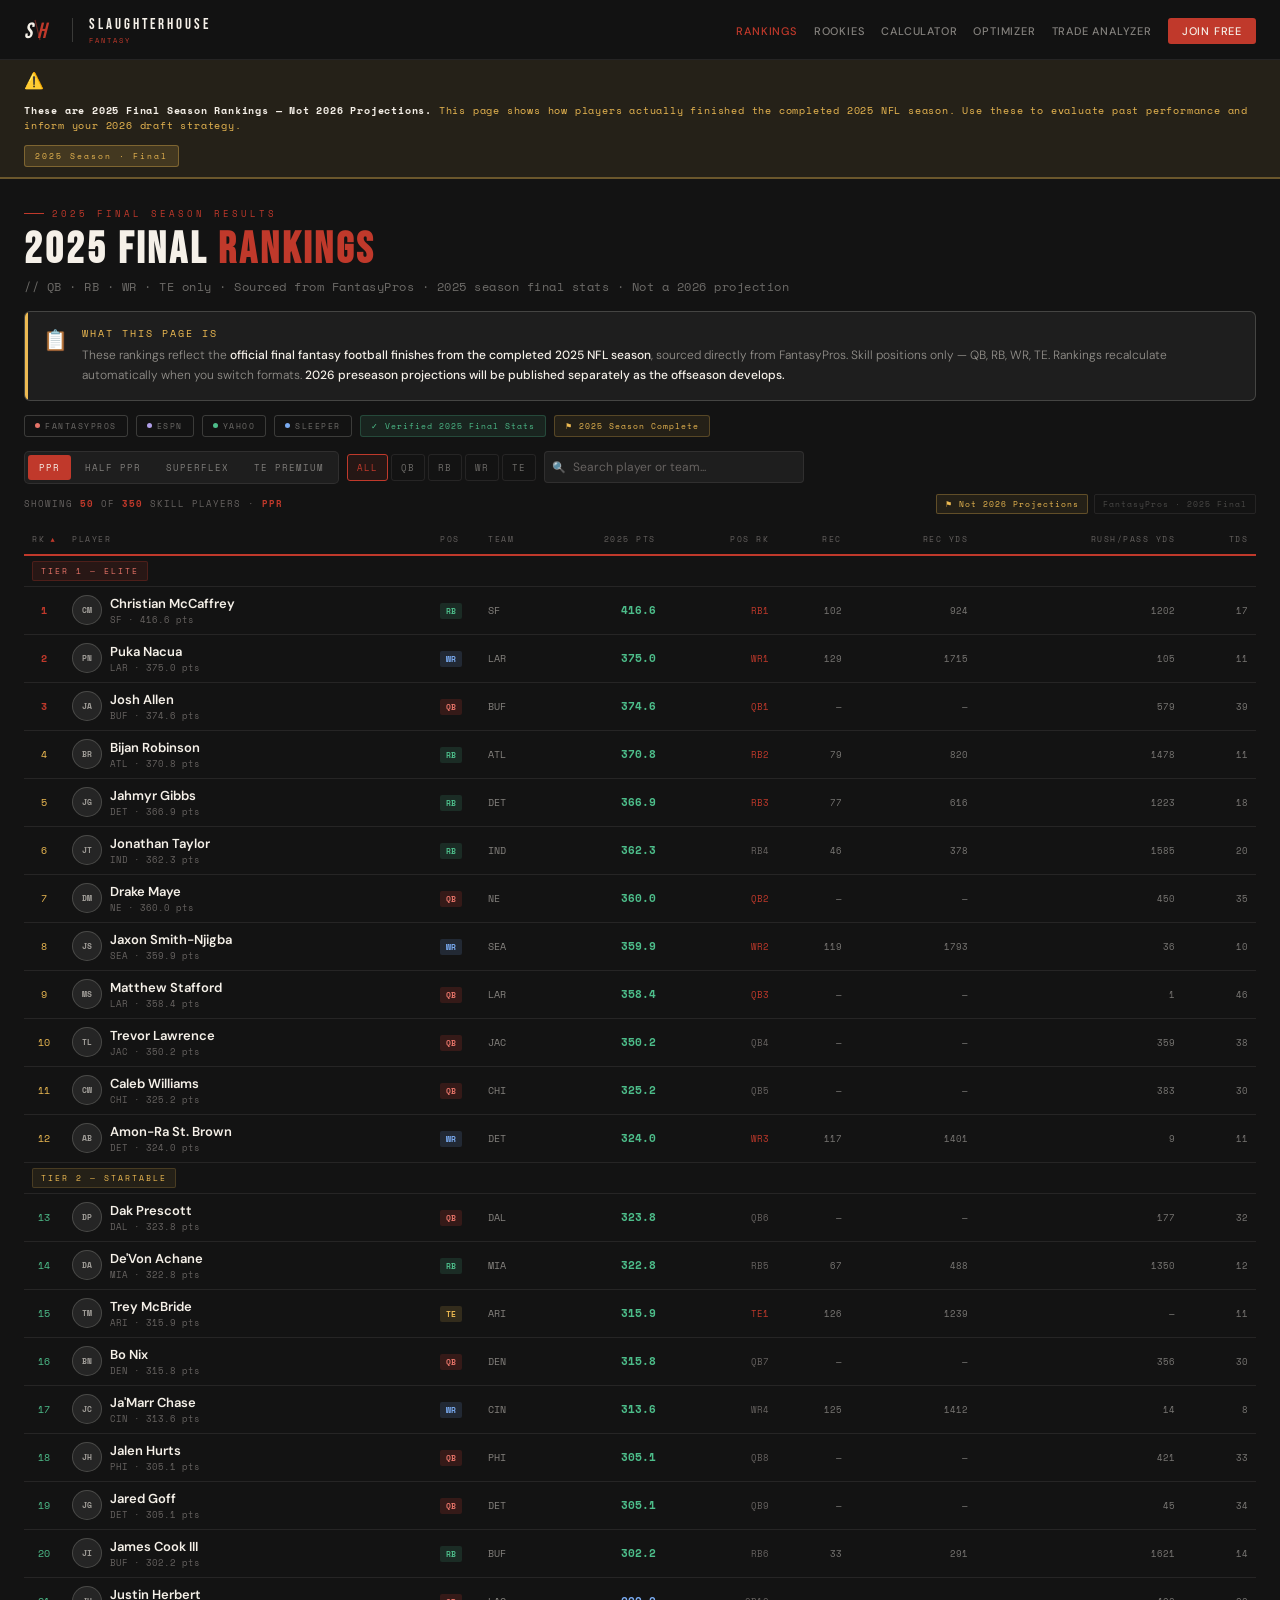
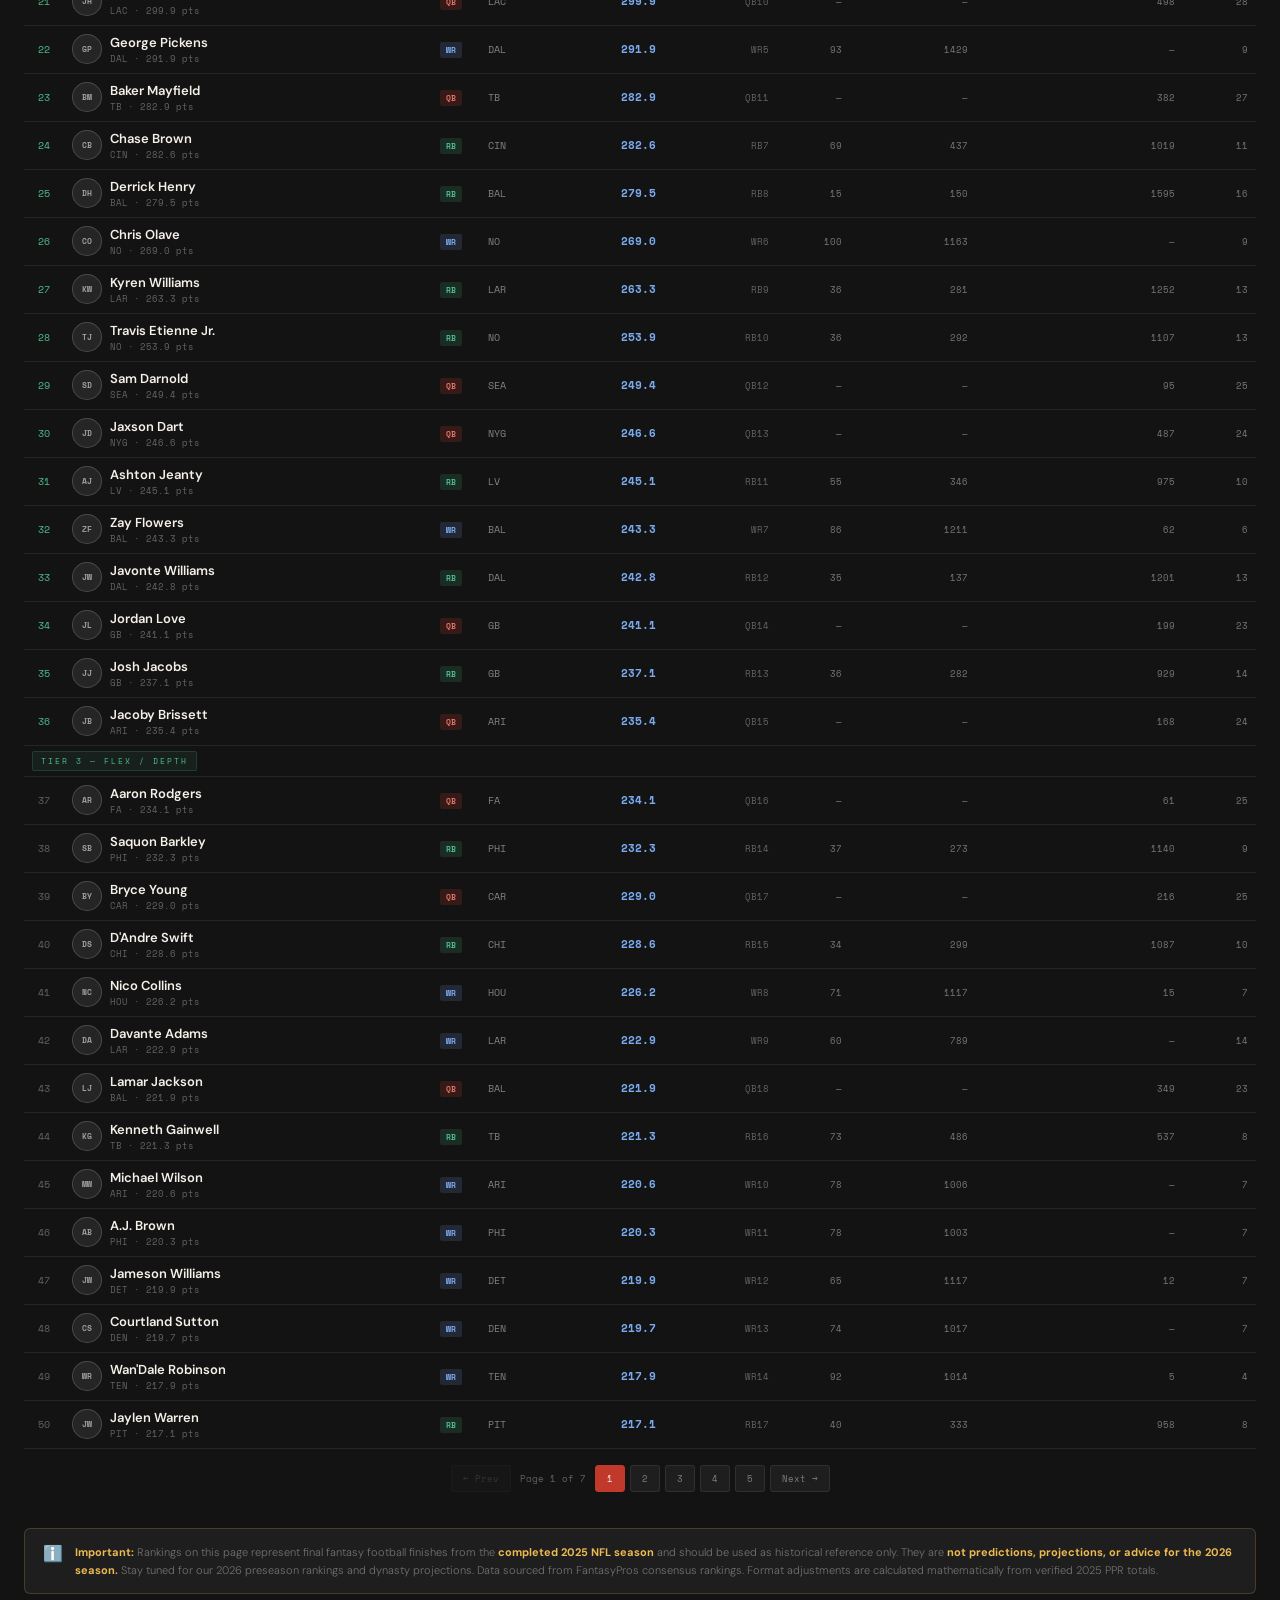
<file: rankings (1).html>
<!DOCTYPE html>
<html lang="en">
<head>
<meta charset="UTF-8">
<meta name="viewport" content="width=device-width, initial-scale=1.0">
<title>2025 Final Rankings — Slaughterhouse Fantasy</title>
<meta name="description" content="Official 2025 final season fantasy football rankings. Skill players only (QB, RB, WR, TE). These are finishing ranks from the completed 2025 NFL season — not 2026 projections.">
<link rel="preconnect" href="https://fonts.googleapis.com">
<link href="https://fonts.googleapis.com/css2?family=Bebas+Neue&family=DM+Sans:wght@300;400;500;600&family=Space+Mono:wght@400;700&display=swap" rel="stylesheet">
<style>
*,*::before,*::after{margin:0;padding:0;box-sizing:border-box;}
:root{
  --red:#C0392B;--red-dim:rgba(192,57,43,0.1);
  --off-white:#F5F0E8;--charcoal:#131313;--mid:#1E1E1E;--mid2:#252525;--mid3:#2C2C2C;
  --muted:#666260;--border:rgba(245,240,232,0.08);--border-strong:rgba(245,240,232,0.18);
  --green:#4DBD8A;--amber:#EDBA52;--blue:#7AABF0;--nav-h:60px;
}
html{scroll-behavior:smooth;}
body{background:var(--charcoal);color:var(--off-white);font-family:'DM Sans',sans-serif;min-height:100vh;-webkit-font-smoothing:antialiased;}
nav{display:flex;align-items:center;justify-content:space-between;padding:0 24px;height:var(--nav-h);border-bottom:1px solid var(--border);background:rgba(19,19,19,0.97);backdrop-filter:blur(10px);position:sticky;top:0;z-index:200;}
.nav-logo{display:flex;align-items:center;gap:10px;text-decoration:none;flex-shrink:0;}
.nav-wt{font-family:'Bebas Neue',sans-serif;font-size:15px;letter-spacing:3px;color:var(--off-white);}
.nav-ws{font-family:'Space Mono',monospace;font-size:7px;letter-spacing:2px;color:var(--red);display:block;margin-top:1px;}
.nav-div{width:1px;height:24px;background:var(--border-strong);margin:0 6px;}
.nav-links{display:flex;gap:16px;list-style:none;align-items:center;}
.nav-links a{color:rgba(245,240,232,0.5);text-decoration:none;font-size:11px;font-weight:500;letter-spacing:0.8px;text-transform:uppercase;transition:color 0.2s;white-space:nowrap;}
.nav-links a:hover{color:var(--off-white);}
.nav-links a.active{color:var(--red);}
.nav-cta{background:var(--red)!important;color:var(--off-white)!important;padding:6px 14px!important;border-radius:3px!important;}
.mob-btn{display:none;background:transparent;border:1px solid var(--border);color:var(--off-white);padding:6px 10px;border-radius:3px;cursor:pointer;font-size:14px;}
.disclaimer-banner{background:rgba(237,186,82,0.08);border-bottom:2px solid rgba(237,186,82,0.35);padding:10px 24px;}
.disclaimer-inner{max-width:1300px;margin:0 auto;display:flex;align-items:center;gap:12px;flex-wrap:wrap;}
.disc-text{font-family:'Space Mono',monospace;font-size:10px;letter-spacing:0.8px;color:var(--amber);line-height:1.5;}
.disc-text strong{color:var(--off-white);}
.disc-badge{font-family:'Space Mono',monospace;font-size:8px;letter-spacing:2px;padding:4px 10px;border-radius:3px;background:rgba(237,186,82,0.15);border:1px solid rgba(237,186,82,0.35);color:var(--amber);white-space:nowrap;flex-shrink:0;}
.page-header{padding:28px 24px 0;max-width:1300px;margin:0 auto;}
.eyebrow{font-family:'Space Mono',monospace;font-size:9px;letter-spacing:3px;color:var(--red);text-transform:uppercase;margin-bottom:8px;display:flex;align-items:center;gap:8px;}
.eyebrow::before{content:'';width:20px;height:1px;background:var(--red);}
.page-title{font-family:'Bebas Neue',sans-serif;font-size:44px;letter-spacing:3px;color:var(--off-white);line-height:1;}
.page-title span{color:var(--red);}
.page-sub{font-size:12px;color:rgba(245,240,232,0.4);margin-top:6px;font-family:'Space Mono',monospace;letter-spacing:0.5px;}
.context-block{padding:16px 24px 0;max-width:1300px;margin:0 auto;}
.context-inner{background:var(--mid);border:1px solid var(--border-strong);border-radius:6px;padding:14px 18px;display:flex;align-items:flex-start;gap:14px;position:relative;overflow:hidden;}
.context-inner::before{content:'';position:absolute;top:0;left:0;bottom:0;width:3px;background:var(--amber);}
.context-title{font-family:'Space Mono',monospace;font-size:10px;letter-spacing:2px;color:var(--amber);text-transform:uppercase;margin-bottom:5px;}
.context-body{font-size:12px;color:rgba(245,240,232,0.55);line-height:1.65;font-weight:300;}
.context-body strong{color:var(--off-white);font-weight:500;}
.source-bar{padding:14px 24px 0;max-width:1300px;margin:0 auto;display:flex;align-items:center;gap:8px;flex-wrap:wrap;}
.src-pill{font-family:'Space Mono',monospace;font-size:8px;letter-spacing:1.5px;text-transform:uppercase;padding:4px 10px;border-radius:3px;border:1px solid var(--border-strong);color:rgba(245,240,232,0.4);display:flex;align-items:center;gap:5px;}
.src-dot{width:5px;height:5px;border-radius:50%;flex-shrink:0;}
.verified-tag{font-family:'Space Mono',monospace;font-size:8px;letter-spacing:1px;padding:4px 10px;border-radius:3px;background:rgba(77,189,138,0.1);border:1px solid rgba(77,189,138,0.25);color:var(--green);}
.season-tag{font-family:'Space Mono',monospace;font-size:8px;letter-spacing:1px;padding:4px 10px;border-radius:3px;background:rgba(237,186,82,0.08);border:1px solid rgba(237,186,82,0.25);color:var(--amber);}
.controls{padding:14px 24px 0;max-width:1300px;margin:0 auto;display:flex;align-items:center;gap:8px;flex-wrap:wrap;}
.fmt-tabs{display:flex;gap:3px;background:var(--mid);border:1px solid var(--border);border-radius:5px;padding:3px;}
.fmt-btn{font-family:'Space Mono',monospace;font-size:9px;letter-spacing:1px;text-transform:uppercase;padding:6px 11px;border:none;background:transparent;color:rgba(245,240,232,0.45);cursor:pointer;border-radius:3px;transition:all 0.15s;white-space:nowrap;}
.fmt-btn:hover{color:var(--off-white);}
.fmt-btn.active{background:var(--red);color:var(--off-white);}
.pos-tabs{display:flex;gap:3px;flex-wrap:wrap;}
.pos-btn{font-family:'Space Mono',monospace;font-size:9px;letter-spacing:1px;padding:6px 9px;border:1px solid var(--border);background:transparent;color:rgba(245,240,232,0.4);cursor:pointer;border-radius:3px;transition:all 0.15s;text-transform:uppercase;white-space:nowrap;}
.pos-btn:hover{border-color:var(--border-strong);color:var(--off-white);}
.pos-btn.active{border-color:var(--red);color:var(--red);background:var(--red-dim);}
.search-box{flex:1;min-width:150px;max-width:260px;position:relative;}
.search-box input{width:100%;background:var(--mid);border:1px solid var(--border);border-radius:4px;padding:7px 10px 7px 28px;font-family:'DM Sans',sans-serif;font-size:12px;color:var(--off-white);outline:none;}
.search-box input::placeholder{color:var(--muted);}
.search-box input:focus{border-color:var(--border-strong);}
.search-icon{position:absolute;left:8px;top:50%;transform:translateY(-50%);color:var(--muted);font-size:11px;pointer-events:none;}
.meta-row{padding:10px 24px 0;max-width:1300px;margin:0 auto;display:flex;align-items:center;justify-content:space-between;flex-wrap:wrap;gap:6px;}
.meta-l{font-family:'Space Mono',monospace;font-size:9px;letter-spacing:1px;color:var(--muted);text-transform:uppercase;}
.meta-l b{color:var(--red);}
.meta-r{display:flex;gap:6px;align-items:center;}
.badge{font-family:'Space Mono',monospace;font-size:8px;letter-spacing:1px;padding:3px 8px;border-radius:2px;border:1px solid var(--border);color:rgba(245,240,232,0.25);}
.not-proj{font-family:'Space Mono',monospace;font-size:8px;letter-spacing:1px;padding:3px 8px;border-radius:2px;background:rgba(237,186,82,0.08);border:1px solid rgba(237,186,82,0.3);color:var(--amber);}
.tbl-wrap{padding:10px 24px 0;max-width:1300px;margin:0 auto;overflow-x:auto;-webkit-overflow-scrolling:touch;}
table{width:100%;border-collapse:collapse;min-width:560px;}
thead tr{border-bottom:2px solid var(--red);}
th{font-family:'Space Mono',monospace;font-size:8px;letter-spacing:1.5px;color:var(--muted);text-transform:uppercase;padding:9px 8px;text-align:left;font-weight:400;cursor:pointer;user-select:none;white-space:nowrap;}
th:hover{color:var(--off-white);}
th.r{text-align:right;}
th.sort-asc::after{content:' ▲';color:var(--red);font-size:7px;}
th.sort-desc::after{content:' ▼';color:var(--red);font-size:7px;}
tbody tr{border-bottom:1px solid var(--border);transition:background 0.1s;cursor:pointer;}
tbody tr:hover{background:rgba(245,240,232,0.025);}
tbody tr.expanded{background:rgba(192,57,43,0.05);border-bottom:none;}
td{padding:8px;font-size:12px;vertical-align:middle;}
.tier-row td{padding:5px 8px;}
.tier-lbl{font-family:'Space Mono',monospace;font-size:8px;letter-spacing:2px;text-transform:uppercase;padding:3px 8px;border-radius:2px;display:inline-block;}
.t1{background:rgba(192,57,43,0.12);color:#E57368;border:1px solid rgba(192,57,43,0.25);}
.t2{background:rgba(237,186,82,0.08);color:#EDBA52;border:1px solid rgba(237,186,82,0.18);}
.t3{background:rgba(77,189,138,0.08);color:#4DBD8A;border:1px solid rgba(77,189,138,0.18);}
.t4{background:rgba(122,171,240,0.08);color:#7AABF0;border:1px solid rgba(122,171,240,0.18);}
.t5{background:rgba(245,240,232,0.03);color:rgba(245,240,232,0.3);border:1px solid var(--border);}
.rk{font-family:'Space Mono',monospace;font-size:10px;color:var(--muted);text-align:center;}
.g1{color:var(--red);font-weight:700;}
.g2{color:var(--amber);}
.g3{color:var(--green);}
.pc{display:flex;align-items:center;gap:8px;}
.av{width:30px;height:30px;border-radius:50%;background:var(--mid2);border:1px solid var(--border-strong);display:flex;align-items:center;justify-content:center;font-size:8px;font-weight:700;color:rgba(245,240,232,0.6);flex-shrink:0;font-family:'Space Mono',monospace;}
.pn{font-size:13px;font-weight:600;color:var(--off-white);white-space:nowrap;}
.pm{font-size:9px;color:var(--muted);font-family:'Space Mono',monospace;margin-top:1px;}
.pos{font-family:'Space Mono',monospace;font-size:8px;font-weight:700;padding:2px 6px;border-radius:2px;}
.QB{background:rgba(192,57,43,0.2);color:#E57368;}
.RB{background:rgba(77,189,138,0.15);color:#4DBD8A;}
.WR{background:rgba(122,171,240,0.15);color:#7AABF0;}
.TE{background:rgba(237,186,82,0.15);color:#EDBA52;}
.fpts{font-family:'Space Mono',monospace;font-size:11px;font-weight:700;color:var(--off-white);text-align:right;}
.elite{color:var(--green)!important;}
.great{color:var(--blue)!important;}
.good{color:var(--amber)!important;}
.pos-rk{font-family:'Space Mono',monospace;font-size:9px;color:var(--muted);text-align:right;}
.p1{color:var(--red)!important;}
.sc{font-family:'Space Mono',monospace;font-size:9px;color:rgba(245,240,232,0.45);text-align:right;}
.exp-row td{padding:0;}
.exp-inner{padding:12px 12px 16px 50px;border-bottom:1px solid var(--border);display:grid;grid-template-columns:repeat(6,1fr);gap:8px;}
.exp-stat{background:var(--mid2);border-radius:4px;padding:8px 10px;border:1px solid var(--border);}
.exp-lbl{font-family:'Space Mono',monospace;font-size:7px;letter-spacing:1.5px;color:var(--muted);text-transform:uppercase;margin-bottom:3px;}
.exp-val{font-family:'Bebas Neue',sans-serif;font-size:18px;color:var(--off-white);letter-spacing:1px;line-height:1;}
.hi{color:var(--green)!important;}
.fmt-ranks{grid-column:span 6;display:flex;gap:8px;flex-wrap:wrap;}
.fri{background:var(--mid3);border-radius:3px;padding:5px 10px;border:1px solid var(--border);}
.frl{font-family:'Space Mono',monospace;font-size:7px;letter-spacing:1px;color:var(--muted);text-transform:uppercase;}
.frv{font-family:'Bebas Neue',sans-serif;font-size:16px;color:var(--off-white);letter-spacing:1px;line-height:1.2;}
.exp-disc{grid-column:span 6;font-family:'Space Mono',monospace;font-size:8px;letter-spacing:1px;color:rgba(237,186,82,0.6);padding:6px 10px;background:rgba(237,186,82,0.05);border:1px solid rgba(237,186,82,0.15);border-radius:3px;}
.pg-wrap{display:flex;align-items:center;justify-content:center;gap:5px;padding:16px 24px 20px;max-width:1300px;margin:0 auto;flex-wrap:wrap;}
.pg-btn{font-family:'Space Mono',monospace;font-size:9px;padding:6px 11px;background:var(--mid);border:1px solid var(--border);color:rgba(245,240,232,0.45);cursor:pointer;border-radius:3px;transition:all 0.15s;white-space:nowrap;}
.pg-btn:hover{border-color:var(--border-strong);color:var(--off-white);}
.pg-btn.active{background:var(--red);border-color:var(--red);color:var(--off-white);}
.pg-btn:disabled{opacity:0.3;cursor:default;}
.pg-info{font-family:'Space Mono',monospace;font-size:9px;color:var(--muted);padding:0 4px;}
.footer-disc{max-width:1300px;margin:0 auto;padding:16px 24px 40px;}
.fd-inner{background:var(--mid);border:1px solid rgba(237,186,82,0.2);border-radius:6px;padding:14px 18px;display:flex;align-items:flex-start;gap:12px;}
.fd-text{font-size:11px;color:rgba(245,240,232,0.4);line-height:1.65;font-weight:300;}
.fd-text strong{color:var(--amber);}
@media(max-width:900px){
  .nav-links{display:none;}
  .nav-links.open{display:flex;flex-direction:column;position:fixed;top:var(--nav-h);left:0;right:0;background:rgba(19,19,19,0.98);padding:16px 24px;border-bottom:1px solid var(--border);z-index:199;gap:14px;}
  .mob-btn{display:block;}
  .page-title{font-size:32px;}
  .fmt-tabs{flex-wrap:wrap;}
  .fmt-btn{font-size:8px;padding:5px 8px;}
  .exp-inner{grid-template-columns:repeat(2,1fr);}
  .exp-inner .fmt-ranks,.exp-inner .exp-disc{grid-column:span 2;}
  th.hm,td.hm{display:none;}
}
@media(max-width:500px){
  nav,.page-header,.source-bar,.controls,.meta-row,.tbl-wrap,.pg-wrap,.context-block,.footer-disc,.disclaimer-banner{padding-left:14px;padding-right:14px;}
  .page-title{font-size:26px;}
  .fmt-btn{font-size:7px;padding:5px 7px;}
}
</style>
</head>
<body>
<nav>
  <a class="nav-logo" href="index.html">
    <svg width="32" height="24" viewBox="0 0 32 24" fill="none" style="flex-shrink:0">
      <text x="0" y="20" font-family="'Bebas Neue',sans-serif" font-size="22" fill="#F5F0E8" font-style="italic">S</text>
      <text x="13" y="20" font-family="'Bebas Neue',sans-serif" font-size="22" fill="#C0392B" font-style="italic">H</text>
      <line x1="11" y1="2" x2="16" y2="22" stroke="#C0392B" stroke-width="1.2" opacity="0.5"/>
    </svg>
    <div class="nav-div"></div>
    <div><span class="nav-wt">SLAUGHTERHOUSE</span><span class="nav-ws">FANTASY</span></div>
  </a>
  <button class="mob-btn" id="mobBtn">☰</button>
  <ul class="nav-links" id="navLinks">
    <li><a href="rankings.html" class="active">Rankings</a></li>
    <li><a href="rookies.html">Rookies</a></li>
    <li><a href="calculator.html">Calculator</a></li>
    <li><a href="optimizer.html">Optimizer</a></li>
    <li><a href="trade.html">Trade Analyzer</a></li>
    <li><a href="#" class="nav-cta">Join Free</a></li>
  </ul>
</nav>

<div class="disclaimer-banner">
  <div class="disclaimer-inner">
    <span style="font-size:16px;flex-shrink:0">⚠️</span>
    <span class="disc-text"><strong>These are 2025 Final Season Rankings — Not 2026 Projections.</strong> This page shows how players actually finished the completed 2025 NFL season. Use these to evaluate past performance and inform your 2026 draft strategy.</span>
    <span class="disc-badge">2025 Season · Final</span>
  </div>
</div>

<div class="page-header">
  <p class="eyebrow">2025 Final Season Results</p>
  <h1 class="page-title">2025 FINAL <span>RANKINGS</span></h1>
  <p class="page-sub">// QB · RB · WR · TE only · Sourced from FantasyPros · 2025 season final stats · Not a 2026 projection</p>
</div>

<div class="context-block">
  <div class="context-inner">
    <span style="font-size:20px;flex-shrink:0;margin-top:1px">📋</span>
    <div>
      <div class="context-title">What this page is</div>
      <div class="context-body">These rankings reflect the <strong>official final fantasy football finishes from the completed 2025 NFL season</strong>, sourced directly from FantasyPros. Skill positions only — QB, RB, WR, TE. Rankings recalculate automatically when you switch formats. <strong>2026 preseason projections will be published separately as the offseason develops.</strong></div>
    </div>
  </div>
</div>

<div class="source-bar">
  <div class="src-pill"><span class="src-dot" style="background:#E57368"></span>FantasyPros</div>
  <div class="src-pill"><span class="src-dot" style="background:#B09FE8"></span>ESPN</div>
  <div class="src-pill"><span class="src-dot" style="background:#4DBD8A"></span>Yahoo</div>
  <div class="src-pill"><span class="src-dot" style="background:#7AABF0"></span>Sleeper</div>
  <span class="verified-tag">✓ Verified 2025 Final Stats</span>
  <span class="season-tag">⚑ 2025 Season Complete</span>
</div>

<div class="controls">
  <div class="fmt-tabs" id="fmtTabs">
    <button class="fmt-btn active" data-fmt="ppr">PPR</button>
    <button class="fmt-btn" data-fmt="half">Half PPR</button>
    <button class="fmt-btn" data-fmt="sf">Superflex</button>
    <button class="fmt-btn" data-fmt="tep">TE Premium</button>
  </div>
  <div class="pos-tabs" id="posTabs">
    <button class="pos-btn active" data-pos="ALL">All</button>
    <button class="pos-btn" data-pos="QB">QB</button>
    <button class="pos-btn" data-pos="RB">RB</button>
    <button class="pos-btn" data-pos="WR">WR</button>
    <button class="pos-btn" data-pos="TE">TE</button>
  </div>
  <div class="search-box">
    <span class="search-icon">🔍</span>
    <input type="text" id="searchInput" placeholder="Search player or team...">
  </div>
</div>

<div class="meta-row">
  <div class="meta-l">Showing <b id="showCount">50</b> of <b id="totalCount">—</b> skill players · <b id="fmtLabel">PPR</b></div>
  <div class="meta-r">
    <div class="not-proj">⚑ Not 2026 Projections</div>
    <div class="badge">FantasyPros · 2025 Final</div>
  </div>
</div>

<div class="tbl-wrap">
  <table id="mainTable">
    <thead>
      <tr>
        <th class="r" data-col="rank" style="width:36px">RK</th>
        <th data-col="name">Player</th>
        <th data-col="pos" style="width:48px">Pos</th>
        <th data-col="team" class="hm" style="width:44px">Team</th>
        <th class="r" data-col="fpts">2025 Pts</th>
        <th class="r hm" data-col="posrk">Pos RK</th>
        <th class="r hm" data-col="rec">Rec</th>
        <th class="r hm" data-col="recyds">Rec Yds</th>
        <th class="r hm" data-col="runyds">Rush/Pass Yds</th>
        <th class="r hm" data-col="tds">TDs</th>
      </tr>
    </thead>
    <tbody id="tableBody"></tbody>
  </table>
</div>
<div class="pg-wrap" id="pgWrap"></div>

<div class="footer-disc">
  <div class="fd-inner">
    <span style="font-size:16px;flex-shrink:0">ℹ️</span>
    <div class="fd-text"><strong>Important:</strong> Rankings on this page represent final fantasy football finishes from the <strong>completed 2025 NFL season</strong> and should be used as historical reference only. They are <strong>not predictions, projections, or advice for the 2026 season.</strong> Stay tuned for our 2026 preseason rankings and dynasty projections. Data sourced from FantasyPros consensus rankings. Format adjustments are calculated mathematically from verified 2025 PPR totals.</div>
  </div>
</div>

<script>
const RAW=[
{rk:1,name:"Christian McCaffrey",team:"SF",pos:"RB",fpts:416.6,passyds:0,passtds:0,rec:102,recyds:924,rectds:7,runyds:1202,runtds:10},
{rk:2,name:"Bijan Robinson",team:"ATL",pos:"RB",fpts:370.8,passyds:0,passtds:0,rec:79,recyds:820,rectds:4,runyds:1478,runtds:7},
{rk:3,name:"Jahmyr Gibbs",team:"DET",pos:"RB",fpts:366.9,passyds:0,passtds:0,rec:77,recyds:616,rectds:5,runyds:1223,runtds:13},
{rk:4,name:"Puka Nacua",team:"LAR",pos:"WR",fpts:375,passyds:0,passtds:0,rec:129,recyds:1715,rectds:10,runyds:105,runtds:1},
{rk:5,name:"Ja'Marr Chase",team:"CIN",pos:"WR",fpts:313.6,passyds:0,passtds:0,rec:125,recyds:1412,rectds:8,runyds:14,runtds:0},
{rk:6,name:"Jaxon Smith-Njigba",team:"SEA",pos:"WR",fpts:359.9,passyds:0,passtds:0,rec:119,recyds:1793,rectds:10,runyds:36,runtds:0},
{rk:7,name:"De'Von Achane",team:"MIA",pos:"RB",fpts:322.8,passyds:0,passtds:0,rec:67,recyds:488,rectds:4,runyds:1350,runtds:8},
{rk:8,name:"Amon-Ra St. Brown",team:"DET",pos:"WR",fpts:324,passyds:0,passtds:0,rec:117,recyds:1401,rectds:11,runyds:9,runtds:0},
{rk:9,name:"CeeDee Lamb",team:"DAL",pos:"WR",fpts:200.9,passyds:0,passtds:0,rec:75,recyds:1077,rectds:3,runyds:2,runtds:0},
{rk:10,name:"James Cook III",team:"BUF",pos:"RB",fpts:302.2,passyds:0,passtds:0,rec:33,recyds:291,rectds:2,runyds:1621,runtds:12},
{rk:11,name:"Jonathan Taylor",team:"IND",pos:"RB",fpts:362.3,passyds:0,passtds:0,rec:46,recyds:378,rectds:2,runyds:1585,runtds:18},
{rk:12,name:"Nico Collins",team:"HOU",pos:"WR",fpts:226.2,passyds:0,passtds:0,rec:71,recyds:1117,rectds:6,runyds:15,runtds:1},
{rk:13,name:"Chase Brown",team:"CIN",pos:"RB",fpts:282.6,passyds:0,passtds:0,rec:69,recyds:437,rectds:5,runyds:1019,runtds:6},
{rk:14,name:"George Pickens",team:"DAL",pos:"WR",fpts:291.9,passyds:0,passtds:0,rec:93,recyds:1429,rectds:9,runyds:0,runtds:0},
{rk:15,name:"Derrick Henry",team:"BAL",pos:"RB",fpts:279.5,passyds:0,passtds:0,rec:15,recyds:150,rectds:0,runyds:1595,runtds:16},
{rk:16,name:"Kyren Williams",team:"LAR",pos:"RB",fpts:263.3,passyds:0,passtds:0,rec:36,recyds:281,rectds:3,runyds:1252,runtds:10},
{rk:17,name:"A.J. Brown",team:"PHI",pos:"WR",fpts:220.3,passyds:0,passtds:0,rec:78,recyds:1003,rectds:7,runyds:0,runtds:0},
{rk:18,name:"Trey McBride",team:"ARI",pos:"TE",fpts:315.9,passyds:0,passtds:0,rec:126,recyds:1239,rectds:11,runyds:0,runtds:0},
{rk:19,name:"Saquon Barkley",team:"PHI",pos:"RB",fpts:232.3,passyds:0,passtds:0,rec:37,recyds:273,rectds:2,runyds:1140,runtds:7},
{rk:20,name:"Josh Allen",team:"BUF",pos:"QB",fpts:374.6,passyds:3668,passtds:25,rec:0,recyds:0,rectds:0,runyds:579,runtds:14},
{rk:21,name:"Josh Jacobs",team:"GB",pos:"RB",fpts:237.1,passyds:0,passtds:0,rec:36,recyds:282,rectds:1,runyds:929,runtds:13},
{rk:22,name:"Ashton Jeanty",team:"LV",pos:"RB",fpts:245.1,passyds:0,passtds:0,rec:55,recyds:346,rectds:5,runyds:975,runtds:5},
{rk:23,name:"Drake London",team:"ATL",pos:"WR",fpts:201.9,passyds:0,passtds:0,rec:68,recyds:919,rectds:7,runyds:0,runtds:0},
{rk:24,name:"Chris Olave",team:"NO",pos:"WR",fpts:269,passyds:0,passtds:0,rec:100,recyds:1163,rectds:9,runyds:0,runtds:0},
{rk:25,name:"Javonte Williams",team:"DAL",pos:"RB",fpts:242.8,passyds:0,passtds:0,rec:35,recyds:137,rectds:2,runyds:1201,runtds:11},
{rk:26,name:"Tetairoa McMillan",team:"CAR",pos:"WR",fpts:211.4,passyds:0,passtds:0,rec:70,recyds:1014,rectds:7,runyds:0,runtds:0},
{rk:27,name:"Travis Etienne Jr.",team:"NO",pos:"RB",fpts:253.9,passyds:0,passtds:0,rec:36,recyds:292,rectds:6,runyds:1107,runtds:7},
{rk:28,name:"Jaylen Waddle",team:"DEN",pos:"WR",fpts:194.1,passyds:0,passtds:0,rec:64,recyds:910,rectds:6,runyds:28,runtds:0},
{rk:29,name:"Tee Higgins",team:"CIN",pos:"WR",fpts:211.6,passyds:0,passtds:0,rec:59,recyds:846,rectds:11,runyds:0,runtds:0},
{rk:30,name:"Justin Jefferson",team:"MIN",pos:"WR",fpts:201.5,passyds:0,passtds:0,rec:84,recyds:1048,rectds:2,runyds:7,runtds:0},
{rk:31,name:"Drake Maye",team:"NE",pos:"QB",fpts:360,passyds:4394,passtds:31,rec:0,recyds:0,rectds:0,runyds:450,runtds:4},
{rk:32,name:"Jalen Hurts",team:"PHI",pos:"QB",fpts:305.1,passyds:3224,passtds:25,rec:0,recyds:0,rectds:0,runyds:421,runtds:8},
{rk:33,name:"Bucky Irving",team:"TB",pos:"RB",fpts:138.5,passyds:0,passtds:0,rec:30,recyds:277,rectds:3,runyds:588,runtds:1},
{rk:34,name:"Jameson Williams",team:"DET",pos:"WR",fpts:219.9,passyds:0,passtds:0,rec:65,recyds:1117,rectds:7,runyds:12,runtds:0},
{rk:35,name:"Zay Flowers",team:"BAL",pos:"WR",fpts:243.3,passyds:0,passtds:0,rec:86,recyds:1211,rectds:5,runyds:62,runtds:1},
{rk:36,name:"DeVonta Smith",team:"PHI",pos:"WR",fpts:201.8,passyds:0,passtds:0,rec:77,recyds:1008,rectds:4,runyds:0,runtds:0},
{rk:37,name:"Ladd McConkey",team:"LAC",pos:"WR",fpts:180.9,passyds:0,passtds:0,rec:66,recyds:789,rectds:6,runyds:0,runtds:0},
{rk:38,name:"Courtland Sutton",team:"DEN",pos:"WR",fpts:219.7,passyds:0,passtds:0,rec:74,recyds:1017,rectds:7,runyds:0,runtds:0},
{rk:39,name:"George Kittle",team:"SF",pos:"TE",fpts:161.5,passyds:0,passtds:0,rec:57,recyds:628,rectds:7,runyds:0,runtds:0},
{rk:40,name:"RJ Harvey",team:"DEN",pos:"RB",fpts:206.6,passyds:0,passtds:0,rec:47,recyds:356,rectds:5,runyds:540,runtds:7},
{rk:41,name:"Breece Hall",team:"NYJ",pos:"RB",fpts:207.7,passyds:0,passtds:0,rec:36,recyds:350,rectds:1,runyds:1065,runtds:4},
{rk:42,name:"Wan'Dale Robinson",team:"TEN",pos:"WR",fpts:217.9,passyds:0,passtds:0,rec:92,recyds:1014,rectds:4,runyds:5,runtds:0},
{rk:43,name:"Emeka Egbuka",team:"TB",pos:"WR",fpts:195.7,passyds:0,passtds:0,rec:63,recyds:938,rectds:6,runyds:9,runtds:0},
{rk:44,name:"Terry McLaurin",team:"WAS",pos:"WR",fpts:114.2,passyds:0,passtds:0,rec:38,recyds:582,rectds:3,runyds:0,runtds:0},
{rk:45,name:"Matthew Stafford",team:"LAR",pos:"QB",fpts:358.4,passyds:4707,passtds:46,rec:0,recyds:0,rectds:0,runyds:1,runtds:0},
{rk:46,name:"Stefon Diggs",team:"FA",pos:"WR",fpts:210.3,passyds:0,passtds:0,rec:85,recyds:1013,rectds:4,runyds:0,runtds:0},
{rk:47,name:"TreVeyon Henderson",team:"NE",pos:"RB",fpts:206.2,passyds:0,passtds:0,rec:35,recyds:221,rectds:1,runyds:911,runtds:9},
{rk:48,name:"D'Andre Swift",team:"CHI",pos:"RB",fpts:228.6,passyds:0,passtds:0,rec:34,recyds:299,rectds:1,runyds:1087,runtds:9},
{rk:49,name:"Omarion Hampton",team:"LAC",pos:"RB",fpts:135.7,passyds:0,passtds:0,rec:32,recyds:192,rectds:1,runyds:545,runtds:4},
{rk:50,name:"Jaylen Warren",team:"PIT",pos:"RB",fpts:217.1,passyds:0,passtds:0,rec:40,recyds:333,rectds:2,runyds:958,runtds:6},
{rk:51,name:"Michael Pittman Jr.",team:"PIT",pos:"WR",fpts:202.4,passyds:0,passtds:0,rec:80,recyds:784,rectds:7,runyds:0,runtds:0},
{rk:52,name:"Jauan Jennings",team:"MIN",pos:"WR",fpts:173.3,passyds:0,passtds:0,rec:55,recyds:643,rectds:9,runyds:0,runtds:0},
{rk:53,name:"Dak Prescott",team:"DAL",pos:"QB",fpts:323.8,passyds:4552,passtds:30,rec:0,recyds:0,rectds:0,runyds:177,runtds:2},
{rk:54,name:"Mike Evans",team:"SF",pos:"WR",fpts:84.8,passyds:0,passtds:0,rec:30,recyds:368,rectds:3,runyds:0,runtds:0},
{rk:55,name:"Joe Burrow",team:"CIN",pos:"QB",fpts:139.5,passyds:1809,passtds:17,rec:0,recyds:0,rectds:0,runyds:41,runtds:0},
{rk:56,name:"Brian Thomas Jr.",team:"JAC",pos:"WR",fpts:138.8,passyds:0,passtds:0,rec:48,recyds:707,rectds:2,runyds:21,runtds:1},
{rk:57,name:"Kenneth Walker III",team:"KC",pos:"RB",fpts:191.9,passyds:0,passtds:0,rec:31,recyds:282,rectds:0,runyds:1027,runtds:5},
{rk:58,name:"Rico Dowdle",team:"PIT",pos:"RB",fpts:216.3,passyds:0,passtds:0,rec:39,recyds:297,rectds:1,runyds:1076,runtds:6},
{rk:59,name:"Jakobi Meyers",team:"JAC",pos:"WR",fpts:175.8,passyds:0,passtds:0,rec:75,recyds:835,rectds:3,runyds:13,runtds:0},
{rk:60,name:"Lamar Jackson",team:"BAL",pos:"QB",fpts:221.9,passyds:2549,passtds:21,rec:0,recyds:0,rectds:0,runyds:349,runtds:2},
{rk:61,name:"Marvin Harrison Jr.",team:"ARI",pos:"WR",fpts:127.8,passyds:0,passtds:0,rec:41,recyds:608,rectds:4,runyds:0,runtds:0},
{rk:62,name:"Deebo Samuel Sr.",team:"FA",pos:"WR",fpts:188.2,passyds:0,passtds:0,rec:72,recyds:727,rectds:5,runyds:75,runtds:1},
{rk:63,name:"DJ Moore",team:"BUF",pos:"WR",fpts:170.2,passyds:0,passtds:0,rec:50,recyds:682,rectds:6,runyds:79,runtds:1},
{rk:64,name:"Khalil Shakir",team:"BUF",pos:"WR",fpts:166.4,passyds:0,passtds:0,rec:72,recyds:719,rectds:4,runyds:5,runtds:0},
{rk:65,name:"Aaron Jones Sr.",team:"MIN",pos:"RB",fpts:118.7,passyds:0,passtds:0,rec:28,recyds:199,rectds:1,runyds:548,runtds:2},
{rk:66,name:"Keenan Allen",team:"LAC",pos:"WR",fpts:182.7,passyds:0,passtds:0,rec:81,recyds:777,rectds:4,runyds:0,runtds:0},
{rk:67,name:"Michael Wilson",team:"ARI",pos:"WR",fpts:220.6,passyds:0,passtds:0,rec:78,recyds:1006,rectds:7,runyds:0,runtds:0},
{rk:68,name:"Jordan Addison",team:"MIN",pos:"WR",fpts:135.1,passyds:0,passtds:0,rec:42,recyds:610,rectds:3,runyds:81,runtds:1},
{rk:69,name:"Tyrone Tracy Jr.",team:"NYG",pos:"RB",fpts:160.8,passyds:0,passtds:0,rec:36,recyds:288,rectds:2,runyds:740,runtds:2},
{rk:70,name:"Rome Odunze",team:"CHI",pos:"WR",fpts:146.1,passyds:0,passtds:0,rec:44,recyds:661,rectds:6,runyds:0,runtds:0},
{rk:71,name:"Quentin Johnston",team:"LAC",pos:"WR",fpts:171.2,passyds:0,passtds:0,rec:51,recyds:735,rectds:8,runyds:7,runtds:0},
{rk:72,name:"Xavier Worthy",team:"KC",pos:"WR",fpts:109.9,passyds:0,passtds:0,rec:42,recyds:532,rectds:1,runyds:87,runtds:0},
{rk:73,name:"Ricky Pearsall",team:"SF",pos:"WR",fpts:88.6,passyds:0,passtds:0,rec:36,recyds:528,rectds:0,runyds:0,runtds:0},
{rk:74,name:"Brock Purdy",team:"SF",pos:"QB",fpts:187.4,passyds:2167,passtds:20,rec:0,recyds:0,rectds:0,runyds:147,runtds:3},
{rk:75,name:"Troy Franklin",team:"DEN",pos:"WR",fpts:177.1,passyds:0,passtds:0,rec:65,recyds:709,rectds:6,runyds:12,runtds:0},
{rk:76,name:"Romeo Doubs",team:"NE",pos:"WR",fpts:165.4,passyds:0,passtds:0,rec:55,recyds:724,rectds:6,runyds:0,runtds:0},
{rk:77,name:"Tyler Warren",team:"IND",pos:"TE",fpts:188.5,passyds:0,passtds:0,rec:76,recyds:817,rectds:4,runyds:8,runtds:1},
{rk:78,name:"Tony Pollard",team:"TEN",pos:"RB",fpts:185.8,passyds:0,passtds:0,rec:33,recyds:206,rectds:0,runyds:1082,runtds:5},
{rk:79,name:"Jacoby Brissett",team:"ARI",pos:"QB",fpts:235.4,passyds:3366,passtds:23,rec:0,recyds:0,rectds:0,runyds:168,runtds:1},
{rk:80,name:"Jaxson Dart",team:"NYG",pos:"QB",fpts:246.6,passyds:2272,passtds:15,rec:0,recyds:0,rectds:0,runyds:487,runtds:9},
{rk:81,name:"Chris Godwin Jr.",team:"TB",pos:"WR",fpts:83,passyds:0,passtds:0,rec:33,recyds:360,rectds:2,runyds:0,runtds:0},
{rk:82,name:"Kyle Pitts Sr.",team:"ATL",pos:"TE",fpts:210.8,passyds:0,passtds:0,rec:88,recyds:928,rectds:5,runyds:0,runtds:0},
{rk:83,name:"Trevor Lawrence",team:"JAC",pos:"QB",fpts:350.2,passyds:4007,passtds:29,rec:0,recyds:0,rectds:0,runyds:359,runtds:9},
{rk:84,name:"Jake Ferguson",team:"DAL",pos:"TE",fpts:188.1,passyds:0,passtds:0,rec:82,recyds:600,rectds:8,runyds:1,runtds:0},
{rk:85,name:"Caleb Williams",team:"CHI",pos:"QB",fpts:325.2,passyds:3942,passtds:27,rec:0,recyds:0,rectds:0,runyds:383,runtds:3},
{rk:86,name:"Jayden Higgins",team:"HOU",pos:"WR",fpts:129.5,passyds:0,passtds:0,rec:41,recyds:525,rectds:6,runyds:0,runtds:0},
{rk:87,name:"DK Metcalf",team:"PIT",pos:"WR",fpts:187.2,passyds:0,passtds:0,rec:59,recyds:850,rectds:6,runyds:12,runtds:1},
{rk:88,name:"Dallas Goedert",team:"PHI",pos:"TE",fpts:185.1,passyds:0,passtds:0,rec:60,recyds:591,rectds:11,runyds:0,runtds:0},
{rk:89,name:"Travis Kelce",team:"KC",pos:"TE",fpts:193.2,passyds:0,passtds:0,rec:76,recyds:851,rectds:5,runyds:1,runtds:0},
{rk:90,name:"Jared Goff",team:"DET",pos:"QB",fpts:305.1,passyds:4564,passtds:34,rec:0,recyds:0,rectds:0,runyds:45,runtds:0},
{rk:91,name:"Jayden Reed",team:"GB",pos:"WR",fpts:48.5,passyds:0,passtds:0,rec:19,recyds:207,rectds:1,runyds:28,runtds:0},
{rk:92,name:"Justin Herbert",team:"LAC",pos:"QB",fpts:299.9,passyds:3727,passtds:26,rec:0,recyds:0,rectds:0,runyds:498,runtds:2},
{rk:93,name:"Bo Nix",team:"DEN",pos:"QB",fpts:315.8,passyds:3931,passtds:25,rec:0,recyds:0,rectds:0,runyds:356,runtds:5},
{rk:94,name:"Christian Watson",team:"GB",pos:"WR",fpts:132.4,passyds:0,passtds:0,rec:35,recyds:611,rectds:6,runyds:3,runtds:0},
{rk:95,name:"Baker Mayfield",team:"TB",pos:"QB",fpts:282.9,passyds:3693,passtds:26,rec:0,recyds:0,rectds:0,runyds:382,runtds:1},
{rk:96,name:"Woody Marks",team:"HOU",pos:"RB",fpts:151.1,passyds:0,passtds:0,rec:24,recyds:208,rectds:3,runyds:703,runtds:2},
{rk:97,name:"Harold Fannin Jr.",team:"CLE",pos:"TE",fpts:186.4,passyds:0,passtds:0,rec:72,recyds:731,rectds:6,runyds:13,runtds:1},
{rk:98,name:"Alec Pierce",team:"IND",pos:"WR",fpts:183.3,passyds:0,passtds:0,rec:47,recyds:1003,rectds:6,runyds:0,runtds:0},
{rk:99,name:"Luther Burden III",team:"CHI",pos:"WR",fpts:127.9,passyds:0,passtds:0,rec:47,recyds:652,rectds:2,runyds:37,runtds:0},
{rk:100,name:"Josh Downs",team:"IND",pos:"WR",fpts:136.4,passyds:0,passtds:0,rec:58,recyds:566,rectds:4,runyds:0,runtds:0},
{rk:101,name:"Davante Adams",team:"LAR",pos:"WR",fpts:222.9,passyds:0,passtds:0,rec:60,recyds:789,rectds:14,runyds:0,runtds:0},
{rk:102,name:"Jordan Love",team:"GB",pos:"QB",fpts:241.1,passyds:3381,passtds:23,rec:0,recyds:0,rectds:0,runyds:199,runtds:0},
{rk:103,name:"David Montgomery",team:"HOU",pos:"RB",fpts:166.9,passyds:0,passtds:0,rec:24,recyds:192,rectds:0,runyds:716,runtds:8},
{rk:104,name:"Darnell Mooney",team:"NYG",pos:"WR",fpts:82.3,passyds:0,passtds:0,rec:32,recyds:443,rectds:1,runyds:0,runtds:0},
{rk:105,name:"Rashid Shaheed",team:"SEA",pos:"WR",fpts:156.6,passyds:0,passtds:0,rec:59,recyds:687,rectds:2,runyds:69,runtds:0},
{rk:106,name:"Kayshon Boutte",team:"NE",pos:"WR",fpts:124.1,passyds:0,passtds:0,rec:33,recyds:551,rectds:6,runyds:0,runtds:0},
{rk:107,name:"Zach Charbonnet",team:"SEA",pos:"RB",fpts:181.4,passyds:0,passtds:0,rec:20,recyds:144,rectds:0,runyds:730,runtds:12},
{rk:108,name:"Darius Slayton",team:"NYG",pos:"WR",fpts:98.8,passyds:0,passtds:0,rec:37,recyds:538,rectds:1,runyds:0,runtds:0},
{rk:109,name:"Jerry Jeudy",team:"CLE",pos:"WR",fpts:120.7,passyds:0,passtds:0,rec:50,recyds:602,rectds:2,runyds:5,runtds:0},
{rk:110,name:"Hunter Henry",team:"NE",pos:"TE",fpts:178.8,passyds:0,passtds:0,rec:60,recyds:768,rectds:7,runyds:0,runtds:0},
{rk:111,name:"Rhamondre Stevenson",team:"NE",pos:"RB",fpts:178.8,passyds:0,passtds:0,rec:32,recyds:345,rectds:2,runyds:603,runtds:7},
{rk:112,name:"Juwan Johnson",team:"NO",pos:"TE",fpts:179.9,passyds:0,passtds:0,rec:77,recyds:889,rectds:3,runyds:0,runtds:0},
{rk:113,name:"Sam Darnold",team:"SEA",pos:"QB",fpts:249.4,passyds:4048,passtds:25,rec:0,recyds:0,rectds:0,runyds:95,runtds:0},
{rk:114,name:"Colston Loveland",team:"CHI",pos:"TE",fpts:165.1,passyds:0,passtds:0,rec:58,recyds:713,rectds:6,runyds:0,runtds:0},
{rk:115,name:"Dalton Schultz",team:"HOU",pos:"TE",fpts:177.7,passyds:0,passtds:0,rec:82,recyds:777,rectds:3,runyds:0,runtds:0},
{rk:116,name:"Kenneth Gainwell",team:"TB",pos:"RB",fpts:221.3,passyds:0,passtds:0,rec:73,recyds:486,rectds:3,runyds:537,runtds:5},
{rk:117,name:"C.J. Stroud",team:"HOU",pos:"QB",fpts:216.5,passyds:3041,passtds:19,rec:0,recyds:0,rectds:0,runyds:209,runtds:1},
{rk:118,name:"Oronde Gadsden II",team:"LAC",pos:"WR",fpts:131.4,passyds:0,passtds:0,rec:49,recyds:664,rectds:3,runyds:0,runtds:0},
{rk:119,name:"Dalton Kincaid",team:"BUF",pos:"TE",fpts:126.1,passyds:0,passtds:0,rec:39,recyds:571,rectds:5,runyds:0,runtds:0},
{rk:120,name:"Brenton Strange",team:"JAC",pos:"TE",fpts:118,passyds:0,passtds:0,rec:46,recyds:540,rectds:3,runyds:0,runtds:0},
{rk:121,name:"Tre Tucker",team:"LV",pos:"WR",fpts:161.7,passyds:0,passtds:0,rec:57,recyds:696,rectds:5,runyds:51,runtds:0},
{rk:122,name:"Adonai Mitchell",team:"NYJ",pos:"WR",fpts:87.9,passyds:0,passtds:0,rec:33,recyds:453,rectds:2,runyds:0,runtds:0},
{rk:123,name:"Isiah Pacheco",team:"DET",pos:"RB",fpts:87.3,passyds:0,passtds:0,rec:19,recyds:101,rectds:1,runyds:462,runtds:1},
{rk:124,name:"Mark Andrews",team:"BAL",pos:"TE",fpts:131,passyds:0,passtds:0,rec:48,recyds:422,rectds:5,runyds:48,runtds:1},
{rk:125,name:"Kyle Monangai",team:"CHI",pos:"RB",fpts:146.7,passyds:0,passtds:0,rec:18,recyds:164,rectds:0,runyds:783,runtds:5},
{rk:126,name:"Theo Johnson",team:"NYG",pos:"TE",fpts:127.8,passyds:0,passtds:0,rec:45,recyds:528,rectds:5,runyds:0,runtds:0},
{rk:127,name:"Cooper Kupp",team:"SEA",pos:"WR",fpts:117.3,passyds:0,passtds:0,rec:47,recyds:593,rectds:2,runyds:0,runtds:0},
{rk:128,name:"Parker Washington",team:"JAC",pos:"WR",fpts:184.7,passyds:0,passtds:0,rec:58,recyds:847,rectds:5,runyds:0,runtds:0},
{rk:129,name:"Chuba Hubbard",team:"CAR",pos:"RB",fpts:125.4,passyds:0,passtds:0,rec:30,recyds:223,rectds:3,runyds:511,runtds:1},
{rk:130,name:"Bryce Young",team:"CAR",pos:"QB",fpts:229,passyds:3011,passtds:23,rec:0,recyds:0,rectds:0,runyds:216,runtds:2},
{rk:131,name:"Jacory Croskey-Merritt",team:"WAS",pos:"RB",fpts:140.3,passyds:0,passtds:0,rec:9,recyds:68,rectds:0,runyds:805,runtds:8},
{rk:132,name:"T.J. Hockenson",team:"MIN",pos:"TE",fpts:112.8,passyds:0,passtds:0,rec:51,recyds:438,rectds:3,runyds:0,runtds:0},
{rk:133,name:"Jalen Coker",team:"CAR",pos:"WR",fpts:90.4,passyds:0,passtds:0,rec:33,recyds:394,rectds:3,runyds:0,runtds:0},
{rk:134,name:"Chimere Dike",team:"TEN",pos:"WR",fpts:126.1,passyds:0,passtds:0,rec:48,recyds:423,rectds:4,runyds:18,runtds:0},
{rk:135,name:"Tyler Shough",team:"NO",pos:"QB",fpts:164,passyds:2384,passtds:10,rec:0,recyds:0,rectds:0,runyds:186,runtds:3},
{rk:136,name:"Blake Corum",team:"LAR",pos:"RB",fpts:122.2,passyds:0,passtds:0,rec:8,recyds:36,rectds:0,runyds:746,runtds:6},
{rk:137,name:"Matthew Golden",team:"GB",pos:"WR",fpts:70,passyds:0,passtds:0,rec:29,recyds:361,rectds:0,runyds:49,runtds:0},
{rk:138,name:"Cade Otton",team:"TB",pos:"TE",fpts:122.2,passyds:0,passtds:0,rec:59,recyds:572,rectds:1,runyds:0,runtds:0},
{rk:139,name:"Aaron Rodgers",team:"FA",pos:"QB",fpts:234.1,passyds:3322,passtds:24,rec:0,recyds:0,rectds:0,runyds:61,runtds:1},
{rk:140,name:"Darren Waller",team:"FA",pos:"TE",fpts:88.7,passyds:0,passtds:0,rec:24,recyds:283,rectds:6,runyds:4,runtds:0},
{rk:141,name:"Elic Ayomanor",team:"TEN",pos:"WR",fpts:116.5,passyds:0,passtds:0,rec:41,recyds:515,rectds:4,runyds:0,runtds:0},
{rk:142,name:"AJ Barner",team:"SEA",pos:"TE",fpts:147.3,passyds:0,passtds:0,rec:52,recyds:519,rectds:6,runyds:14,runtds:1},
{rk:143,name:"Chris Rodriguez Jr.",team:"JAC",pos:"RB",fpts:92,passyds:0,passtds:0,rec:3,recyds:30,rectds:0,runyds:500,runtds:6},
{rk:144,name:"Jordan Mason",team:"MIN",pos:"RB",fpts:128.9,passyds:0,passtds:0,rec:14,recyds:51,rectds:0,runyds:758,runtds:6},
{rk:145,name:"Christian Kirk",team:"SF",pos:"WR",fpts:57.9,passyds:0,passtds:0,rec:28,recyds:239,rectds:1,runyds:0,runtds:0},
{rk:146,name:"Marcus Mariota",team:"WAS",pos:"QB",fpts:132.5,passyds:1695,passtds:10,rec:0,recyds:0,rectds:0,runyds:297,runtds:1},
{rk:147,name:"Tyjae Spears",team:"TEN",pos:"RB",fpts:111.7,passyds:0,passtds:0,rec:45,recyds:264,rectds:0,runyds:283,runtds:2},
{rk:148,name:"Devin Singletary",team:"NYG",pos:"RB",fpts:108.8,passyds:0,passtds:0,rec:18,recyds:151,rectds:0,runyds:437,runtds:5},
{rk:149,name:"Evan Engram",team:"DEN",pos:"TE",fpts:102.8,passyds:0,passtds:0,rec:50,recyds:461,rectds:1,runyds:7,runtds:0},
{rk:150,name:"Geno Smith",team:"NYJ",pos:"QB",fpts:190.9,passyds:3025,passtds:19,rec:0,recyds:0,rectds:0,runyds:109,runtds:0},
{rk:151,name:"Isaiah Likely",team:"NYG",pos:"TE",fpts:61.7,passyds:0,passtds:0,rec:27,recyds:307,rectds:1,runyds:0,runtds:0},
{rk:152,name:"Luke Musgrave",team:"GB",pos:"TE",fpts:49.2,passyds:0,passtds:0,rec:24,recyds:252,rectds:0,runyds:0,runtds:0},
{rk:153,name:"Chig Okonkwo",team:"WAS",pos:"TE",fpts:124,passyds:0,passtds:0,rec:56,recyds:560,rectds:2,runyds:0,runtds:0},
{rk:154,name:"Kimani Vidal",team:"LAC",pos:"RB",fpts:117.9,passyds:0,passtds:0,rec:16,recyds:136,rectds:1,runyds:643,runtds:3},
{rk:155,name:"J.J. McCarthy",team:"MIN",pos:"QB",fpts:137.4,passyds:1632,passtds:11,rec:0,recyds:0,rectds:0,runyds:181,runtds:4},
{rk:156,name:"Keon Coleman",team:"BUF",pos:"WR",fpts:102.4,passyds:0,passtds:0,rec:38,recyds:404,rectds:4,runyds:0,runtds:0},
{rk:157,name:"Mack Hollins",team:"NE",pos:"WR",fpts:113.4,passyds:0,passtds:0,rec:46,recyds:550,rectds:2,runyds:4,runtds:0},
{rk:158,name:"Kirk Cousins",team:"LV",pos:"QB",fpts:108.5,passyds:1721,passtds:10,rec:0,recyds:0,rectds:0,runyds:7,runtds:1},
{rk:159,name:"Xavier Legette",team:"CAR",pos:"WR",fpts:89.3,passyds:0,passtds:0,rec:35,recyds:363,rectds:3,runyds:0,runtds:0},
{rk:160,name:"Tyler Allgeier",team:"ARI",pos:"RB",fpts:123,passyds:0,passtds:0,rec:14,recyds:96,rectds:0,runyds:514,runtds:8},
{rk:161,name:"Mike Gesicki",team:"CIN",pos:"TE",fpts:70.7,passyds:0,passtds:0,rec:28,recyds:307,rectds:2,runyds:0,runtds:0},
{rk:162,name:"Rachaad White",team:"WAS",pos:"RB",fpts:143,passyds:0,passtds:0,rec:40,recyds:218,rectds:0,runyds:572,runtds:4},
{rk:163,name:"Kareem Hunt",team:"FA",pos:"RB",fpts:145.4,passyds:0,passtds:0,rec:18,recyds:143,rectds:1,runyds:611,runtds:8},
{rk:164,name:"Alvin Kamara",team:"NO",pos:"RB",fpts:100.7,passyds:0,passtds:0,rec:33,recyds:186,rectds:0,runyds:471,runtds:1},
{rk:165,name:"Michael Carter",team:"TEN",pos:"RB",fpts:99,passyds:0,passtds:0,rec:33,recyds:267,rectds:0,runyds:333,runtds:1},
{rk:166,name:"Emanuel Wilson",team:"SEA",pos:"RB",fpts:94.5,passyds:0,passtds:0,rec:15,recyds:99,rectds:0,runyds:496,runtds:3},
{rk:167,name:"Pat Bryant",team:"DEN",pos:"WR",fpts:74.8,passyds:0,passtds:0,rec:31,recyds:378,rectds:1,runyds:0,runtds:0},
{rk:169,name:"Pat Freiermuth",team:"PIT",pos:"TE",fpts:113.6,passyds:0,passtds:0,rec:41,recyds:486,rectds:4,runyds:0,runtds:0},
{rk:170,name:"John Metchie III",team:"CAR",pos:"WR",fpts:71.9,passyds:0,passtds:0,rec:33,recyds:274,rectds:2,runyds:0,runtds:0},
{rk:171,name:"Tez Johnson",team:"TB",pos:"WR",fpts:92.6,passyds:0,passtds:0,rec:28,recyds:322,rectds:5,runyds:24,runtds:0},
{rk:172,name:"Mason Taylor",team:"NYJ",pos:"TE",fpts:88.9,passyds:0,passtds:0,rec:44,recyds:369,rectds:1,runyds:0,runtds:0},
{rk:173,name:"Marvin Mims Jr.",team:"DEN",pos:"WR",fpts:93,passyds:0,passtds:0,rec:37,recyds:322,rectds:1,runyds:78,runtds:1},
{rk:174,name:"DeMario Douglas",team:"NE",pos:"WR",fpts:95.8,passyds:0,passtds:0,rec:31,recyds:447,rectds:3,runyds:21,runtds:0},
{rk:175,name:"Brian Robinson Jr.",team:"ATL",pos:"RB",fpts:62.5,passyds:0,passtds:0,rec:8,recyds:25,rectds:0,runyds:400,runtds:2},
{rk:177,name:"Colby Parkinson",team:"LAR",pos:"TE",fpts:129.8,passyds:0,passtds:0,rec:43,recyds:408,rectds:8,runyds:0,runtds:0},
{rk:178,name:"Jonnu Smith",team:"FA",pos:"TE",fpts:85.2,passyds:0,passtds:0,rec:38,recyds:222,rectds:2,runyds:70,runtds:1},
{rk:179,name:"David Njoku",team:"FA",pos:"TE",fpts:86.3,passyds:0,passtds:0,rec:33,recyds:293,rectds:4,runyds:0,runtds:0},
{rk:180,name:"Hollywood Brown",team:"PHI",pos:"WR",fpts:137.7,passyds:0,passtds:0,rec:49,recyds:587,rectds:5,runyds:0,runtds:0},
{rk:181,name:"Malik Washington",team:"MIA",pos:"WR",fpts:116.7,passyds:0,passtds:0,rec:46,recyds:317,rectds:3,runyds:110,runtds:1},
{rk:182,name:"Samaje Perine",team:"CIN",pos:"RB",fpts:77.9,passyds:0,passtds:0,rec:17,recyds:87,rectds:0,runyds:382,runtds:3},
{rk:183,name:"Cam Ward",team:"TEN",pos:"QB",fpts:193.7,passyds:3169,passtds:15,rec:0,recyds:0,rectds:0,runyds:159,runtds:2},
{rk:185,name:"Sean Tucker",team:"TB",pos:"RB",fpts:91.4,passyds:0,passtds:0,rec:8,recyds:34,rectds:1,runyds:320,runtds:7},
{rk:188,name:"Taysom Hill",team:"FA",pos:"QB",fpts:41.8,passyds:0,passtds:0,rec:11,recyds:91,rectds:0,runyds:114,runtds:1},
{rk:190,name:"Nick Chubb",team:"FA",pos:"RB",fpts:88.3,passyds:0,passtds:0,rec:13,recyds:67,rectds:0,runyds:506,runtds:3},
{rk:191,name:"Dontayvion Wicks",team:"PHI",pos:"WR",fpts:75.8,passyds:0,passtds:0,rec:30,recyds:332,rectds:2,runyds:6,runtds:0},
{rk:192,name:"Rashod Bateman",team:"BAL",pos:"WR",fpts:55.4,passyds:0,passtds:0,rec:19,recyds:224,rectds:2,runyds:0,runtds:0},
{rk:193,name:"Shedeur Sanders",team:"CLE",pos:"QB",fpts:94.9,passyds:1400,passtds:7,rec:0,recyds:0,rectds:0,runyds:169,runtds:1},
{rk:194,name:"Ollie Gordon II",team:"MIA",pos:"RB",fpts:54.1,passyds:0,passtds:0,rec:7,recyds:32,rectds:1,runyds:199,runtds:3},
{rk:196,name:"Tre Harris",team:"LAC",pos:"WR",fpts:69.4,passyds:0,passtds:0,rec:30,recyds:324,rectds:1,runyds:10,runtds:0},
{rk:198,name:"Gunnar Helm",team:"TEN",pos:"TE",fpts:91.7,passyds:0,passtds:0,rec:44,recyds:357,rectds:2,runyds:0,runtds:0},
{rk:203,name:"Tank Bigsby",team:"PHI",pos:"RB",fpts:53.8,passyds:0,passtds:0,rec:3,recyds:32,rectds:0,runyds:356,runtds:2},
{rk:204,name:"Isaiah Davis",team:"NYJ",pos:"RB",fpts:71.2,passyds:0,passtds:0,rec:21,recyds:186,rectds:0,runyds:236,runtds:1},
{rk:205,name:"Isaac TeSlaa",team:"DET",pos:"WR",fpts:75.9,passyds:0,passtds:0,rec:16,recyds:239,rectds:6,runyds:0,runtds:0},
{rk:206,name:"Trey Benson",team:"ARI",pos:"RB",fpts:35.4,passyds:0,passtds:0,rec:13,recyds:64,rectds:0,runyds:160,runtds:0},
{rk:207,name:"Jack Bech",team:"LV",pos:"WR",fpts:42.4,passyds:0,passtds:0,rec:20,recyds:224,rectds:0,runyds:0,runtds:0},
{rk:208,name:"Kyle Williams",team:"NE",pos:"WR",fpts:49.2,passyds:0,passtds:0,rec:10,recyds:209,rectds:3,runyds:3,runtds:0},
{rk:210,name:"Bhayshul Tuten",team:"JAC",pos:"RB",fpts:88.6,passyds:0,passtds:0,rec:10,recyds:79,rectds:2,runyds:307,runtds:5},
{rk:212,name:"Andrei Iosivas",team:"CIN",pos:"WR",fpts:89.9,passyds:0,passtds:0,rec:33,recyds:435,rectds:2,runyds:14,runtds:0},
{rk:213,name:"Calvin Austin III",team:"NYG",pos:"WR",fpts:86.2,passyds:0,passtds:0,rec:31,recyds:372,rectds:3,runyds:0,runtds:0},
{rk:214,name:"Cedric Tillman",team:"CLE",pos:"WR",fpts:60,passyds:0,passtds:0,rec:21,recyds:270,rectds:2,runyds:0,runtds:0},
{rk:217,name:"Ryan Flournoy",team:"DAL",pos:"WR",fpts:114,passyds:0,passtds:0,rec:40,recyds:475,rectds:4,runyds:25,runtds:0},
{rk:218,name:"Dylan Sampson",team:"CLE",pos:"RB",fpts:87.6,passyds:0,passtds:0,rec:33,recyds:271,rectds:2,runyds:175,runtds:0},
{rk:219,name:"Joshua Palmer",team:"BUF",pos:"WR",fpts:52.3,passyds:0,passtds:0,rec:22,recyds:303,rectds:0,runyds:0,runtds:0},
{rk:221,name:"Brandon Aiyuk",team:"SF",pos:"WR",fpts:0,passyds:0,passtds:0,rec:0,recyds:0,rectds:0,runyds:0,runtds:0},
{rk:222,name:"Kendrick Bourne",team:"ARI",pos:"WR",fpts:92.1,passyds:0,passtds:0,rec:37,recyds:551,rectds:0,runyds:0,runtds:0},
{rk:224,name:"Ray Davis",team:"BUF",pos:"RB",fpts:64.1,passyds:0,passtds:0,rec:10,recyds:86,rectds:2,runyds:275,runtds:0},
{rk:225,name:"Olamide Zaccheaus",team:"ATL",pos:"WR",fpts:84.8,passyds:0,passtds:0,rec:39,recyds:313,rectds:2,runyds:25,runtds:0},
{rk:226,name:"Sam LaPorta",team:"DET",pos:"TE",fpts:106.9,passyds:0,passtds:0,rec:40,recyds:489,rectds:3,runyds:0,runtds:0},
{rk:227,name:"Jeremy McNichols",team:"WAS",pos:"RB",fpts:72.7,passyds:0,passtds:0,rec:25,recyds:196,rectds:0,runyds:221,runtds:1},
{rk:229,name:"Jaylin Noel",team:"HOU",pos:"WR",fpts:68.4,passyds:0,passtds:0,rec:26,recyds:292,rectds:2,runyds:12,runtds:0},
{rk:230,name:"Ja'Tavion Sanders",team:"CAR",pos:"TE",fpts:54,passyds:0,passtds:0,rec:29,recyds:190,rectds:1,runyds:0,runtds:0},
{rk:231,name:"DeAndre Hopkins",team:"BAL",pos:"WR",fpts:67,passyds:0,passtds:0,rec:22,recyds:330,rectds:2,runyds:0,runtds:0},
{rk:232,name:"Brashard Smith",team:"KC",pos:"RB",fpts:63.3,passyds:0,passtds:0,rec:25,recyds:172,rectds:1,runyds:151,runtds:0},
{rk:233,name:"Keaton Mitchell",team:"LAC",pos:"RB",fpts:55.4,passyds:0,passtds:0,rec:9,recyds:63,rectds:0,runyds:341,runtds:1},
{rk:235,name:"Jaleel McLaughlin",team:"DEN",pos:"RB",fpts:31.4,passyds:0,passtds:0,rec:4,recyds:27,rectds:0,runyds:187,runtds:1},
{rk:236,name:"J.K. Dobbins",team:"DEN",pos:"RB",fpts:115.9,passyds:0,passtds:0,rec:11,recyds:37,rectds:0,runyds:772,runtds:4},
{rk:239,name:"Jawhar Jordan",team:"HOU",pos:"RB",fpts:29.7,passyds:0,passtds:0,rec:7,recyds:34,rectds:0,runyds:193,runtds:0},
{rk:240,name:"Dawson Knox",team:"BUF",pos:"TE",fpts:103.7,passyds:0,passtds:0,rec:36,recyds:417,rectds:4,runyds:0,runtds:0},
{rk:242,name:"Cole Kmet",team:"CHI",pos:"TE",fpts:78.7,passyds:0,passtds:0,rec:30,recyds:347,rectds:2,runyds:0,runtds:0},
{rk:243,name:"Roman Wilson",team:"PIT",pos:"WR",fpts:38.6,passyds:0,passtds:0,rec:12,recyds:166,rectds:2,runyds:0,runtds:0},
{rk:244,name:"Dyami Brown",team:"WAS",pos:"WR",fpts:49.7,passyds:0,passtds:0,rec:20,recyds:227,rectds:1,runyds:30,runtds:0},
{rk:247,name:"Emari Demercado",team:"KC",pos:"RB",fpts:58.3,passyds:0,passtds:0,rec:13,recyds:101,rectds:1,runyds:312,runtds:0},
{rk:248,name:"Malik Willis",team:"MIA",pos:"QB",fpts:51.2,passyds:422,passtds:3,rec:0,recyds:0,rectds:0,runyds:123,runtds:2},
{rk:249,name:"Darnell Washington",team:"PIT",pos:"TE",fpts:73.4,passyds:0,passtds:0,rec:31,recyds:364,rectds:1,runyds:0,runtds:0},
{rk:252,name:"Tory Horton",team:"SEA",pos:"WR",fpts:65.1,passyds:0,passtds:0,rec:13,recyds:161,rectds:5,runyds:0,runtds:0},
{rk:253,name:"Isaiah Bond",team:"CLE",pos:"WR",fpts:54.7,passyds:0,passtds:0,rec:18,recyds:338,rectds:0,runyds:29,runtds:0},
{rk:254,name:"Kaleb Johnson",team:"PIT",pos:"RB",fpts:8.8,passyds:0,passtds:0,rec:1,recyds:9,rectds:0,runyds:69,runtds:0},
{rk:255,name:"Tyler Lockett",team:"LV",pos:"WR",fpts:73.1,passyds:0,passtds:0,rec:32,recyds:291,rectds:1,runyds:0,runtds:0},
{rk:257,name:"Dont'e Thornton Jr.",team:"LV",pos:"WR",fpts:23.5,passyds:0,passtds:0,rec:10,recyds:135,rectds:0,runyds:0,runtds:0},
{rk:258,name:"Joe Flacco",team:"CIN",pos:"QB",fpts:156.7,passyds:2479,passtds:15,rec:0,recyds:0,rectds:0,runyds:35,runtds:1},
{rk:260,name:"Tua Tagovailoa",team:"ATL",pos:"QB",fpts:175.7,passyds:2660,passtds:20,rec:0,recyds:0,rectds:0,runyds:43,runtds:0},
{rk:263,name:"Philip Rivers",team:"FA",pos:"QB",fpts:34.7,passyds:544,passtds:4,rec:0,recyds:0,rectds:0,runyds:0,runtds:0},
{rk:264,name:"Jalen Nailor",team:"LV",pos:"WR",fpts:100.7,passyds:0,passtds:0,rec:29,recyds:444,rectds:4,runyds:13,runtds:0},
{rk:266,name:"Ty Johnson",team:"BUF",pos:"RB",fpts:100.3,passyds:0,passtds:0,rec:24,recyds:263,rectds:2,runyds:200,runtds:3},
{rk:267,name:"Audric Estime",team:"NO",pos:"RB",fpts:48.1,passyds:0,passtds:0,rec:12,recyds:103,rectds:0,runyds:198,runtds:1},
{rk:268,name:"Terrance Ferguson",team:"LAR",pos:"TE",fpts:52.1,passyds:0,passtds:0,rec:11,recyds:231,rectds:3,runyds:0,runtds:0},
{rk:269,name:"Jaylen Wright",team:"MIA",pos:"RB",fpts:48.2,passyds:0,passtds:0,rec:5,recyds:44,rectds:0,runyds:288,runtds:2},
{rk:270,name:"DJ Giddens",team:"IND",pos:"RB",fpts:9.6,passyds:0,passtds:0,rec:0,recyds:0,rectds:0,runyds:96,runtds:0},
{rk:271,name:"Will Shipley",team:"PHI",pos:"RB",fpts:17.5,passyds:0,passtds:0,rec:9,recyds:56,rectds:0,runyds:49,runtds:0},
{rk:272,name:"Raheim Sanders",team:"CLE",pos:"RB",fpts:20.3,passyds:0,passtds:0,rec:3,recyds:21,rectds:0,runyds:92,runtds:1},
{rk:273,name:"Noah Fant",team:"NO",pos:"TE",fpts:74.8,passyds:0,passtds:0,rec:34,recyds:288,rectds:3,runyds:0,runtds:0},
{rk:274,name:"KaVontae Turpin",team:"DAL",pos:"WR",fpts:84.5,passyds:0,passtds:0,rec:26,recyds:396,rectds:2,runyds:89,runtds:0},
{rk:276,name:"Sterling Shepard",team:"FA",pos:"WR",fpts:82,passyds:0,passtds:0,rec:39,recyds:371,rectds:1,runyds:19,runtds:0},
{rk:278,name:"Quinn Ewers",team:"MIA",pos:"QB",fpts:36.2,passyds:622,passtds:3,rec:0,recyds:0,rectds:0,runyds:19,runtds:0},
{rk:279,name:"Braelon Allen",team:"NYJ",pos:"RB",fpts:15.3,passyds:0,passtds:0,rec:2,recyds:17,rectds:0,runyds:76,runtds:1},
{rk:281,name:"Jalen McMillan",team:"TB",pos:"WR",fpts:29.9,passyds:0,passtds:0,rec:12,recyds:178,rectds:0,runyds:1,runtds:0},
{rk:282,name:"Jaydon Blue",team:"DAL",pos:"RB",fpts:20.4,passyds:0,passtds:0,rec:1,recyds:5,rectds:0,runyds:129,runtds:1},
{rk:286,name:"Adam Thielen",team:"FA",pos:"WR",fpts:39.6,passyds:0,passtds:0,rec:19,recyds:186,rectds:0,runyds:0,runtds:0},
{rk:287,name:"Brady Cook",team:"NYJ",pos:"QB",fpts:35.5,passyds:739,passtds:2,rec:0,recyds:0,rectds:0,runyds:49,runtds:0},
{rk:288,name:"Tahj Brooks",team:"CIN",pos:"RB",fpts:6.4,passyds:0,passtds:0,rec:1,recyds:9,rectds:0,runyds:45,runtds:0},
{rk:289,name:"Hassan Haskins",team:"LAC",pos:"RB",fpts:10,passyds:0,passtds:0,rec:4,recyds:13,rectds:0,runyds:47,runtds:0},
{rk:291,name:"Jalen Royals",team:"KC",pos:"WR",fpts:2.4,passyds:0,passtds:0,rec:2,recyds:4,rectds:0,runyds:0,runtds:0},
{rk:292,name:"Tutu Atwell",team:"MIA",pos:"WR",fpts:31.2,passyds:0,passtds:0,rec:6,recyds:192,rectds:1,runyds:0,runtds:0},
{rk:294,name:"Jordan Whittington",team:"LAR",pos:"WR",fpts:36.3,passyds:0,passtds:0,rec:18,recyds:171,rectds:0,runyds:12,runtds:0},
{rk:297,name:"Ben Sinnott",team:"WAS",pos:"TE",fpts:28.4,passyds:0,passtds:0,rec:11,recyds:114,rectds:1,runyds:0,runtds:0},
{rk:299,name:"Xavier Hutchinson",team:"HOU",pos:"WR",fpts:98,passyds:0,passtds:0,rec:35,recyds:428,rectds:3,runyds:22,runtds:0},
{rk:300,name:"JuJu Smith-Schuster",team:"FA",pos:"WR",fpts:73.5,passyds:0,passtds:0,rec:33,recyds:345,rectds:1,runyds:0,runtds:0},
{rk:301,name:"Evan Hull",team:"FA",pos:"RB",fpts:6.4,passyds:0,passtds:0,rec:1,recyds:6,rectds:0,runyds:48,runtds:0},
{rk:302,name:"Brock Wright",team:"DET",pos:"TE",fpts:36.8,passyds:0,passtds:0,rec:14,recyds:108,rectds:2,runyds:0,runtds:0},
{rk:303,name:"Tyler Badie",team:"DEN",pos:"RB",fpts:35.4,passyds:0,passtds:0,rec:19,recyds:141,rectds:0,runyds:23,runtds:0},
{rk:304,name:"Tyler Higbee",team:"LAR",pos:"TE",fpts:71.1,passyds:0,passtds:0,rec:25,recyds:281,rectds:3,runyds:0,runtds:0},
{rk:305,name:"Chris Brooks",team:"GB",pos:"RB",fpts:32.7,passyds:0,passtds:0,rec:13,recyds:91,rectds:0,runyds:106,runtds:0},
{rk:306,name:"Michael Mayer",team:"LV",pos:"TE",fpts:73.8,passyds:0,passtds:0,rec:35,recyds:328,rectds:1,runyds:0,runtds:0},
{rk:307,name:"Elijah Higgins",team:"ARI",pos:"TE",fpts:58.1,passyds:0,passtds:0,rec:30,recyds:301,rectds:0,runyds:0,runtds:0},
{rk:308,name:"Tyrod Taylor",team:"GB",pos:"QB",fpts:64.5,passyds:779,passtds:5,rec:0,recyds:0,rectds:0,runyds:143,runtds:1},
{rk:310,name:"Jalen Tolbert",team:"MIA",pos:"WR",fpts:46.3,passyds:0,passtds:0,rec:18,recyds:203,rectds:1,runyds:0,runtds:0},
{rk:311,name:"Hunter Renfrow",team:"FA",pos:"WR",fpts:35.9,passyds:0,passtds:0,rec:15,recyds:89,rectds:2,runyds:0,runtds:0},
{rk:312,name:"Corey Kiner",team:"ARI",pos:"RB",fpts:9.3,passyds:0,passtds:0,rec:2,recyds:15,rectds:0,runyds:58,runtds:0},
{rk:313,name:"Trevor Etienne",team:"CAR",pos:"RB",fpts:11.7,passyds:0,passtds:0,rec:3,recyds:13,rectds:0,runyds:94,runtds:0},
{rk:314,name:"Dameon Pierce",team:"PHI",pos:"RB",fpts:3.6,passyds:0,passtds:0,rec:0,recyds:0,rectds:0,runyds:36,runtds:0},
{rk:315,name:"Tyler Huntley",team:"BAL",pos:"QB",fpts:40.1,passyds:426,passtds:2,rec:0,recyds:0,rectds:0,runyds:151,runtds:0},
{rk:317,name:"Justice Hill",team:"BAL",pos:"RB",fpts:65.2,passyds:0,passtds:0,rec:21,recyds:169,rectds:1,runyds:93,runtds:2},
{rk:318,name:"Dillon Gabriel",team:"CLE",pos:"QB",fpts:72.1,passyds:937,passtds:7,rec:0,recyds:0,rectds:0,runyds:86,runtds:0},
{rk:321,name:"Greg Dulcich",team:"MIA",pos:"TE",fpts:62.8,passyds:0,passtds:0,rec:26,recyds:335,rectds:1,runyds:0,runtds:0},
{rk:322,name:"Josh Oliver",team:"MIN",pos:"TE",fpts:55,passyds:0,passtds:0,rec:15,recyds:160,rectds:4,runyds:0,runtds:0},
{rk:323,name:"Tyler Conklin",team:"DET",pos:"TE",fpts:17.3,passyds:0,passtds:0,rec:7,recyds:101,rectds:0,runyds:2,runtds:0},
{rk:324,name:"LeQuint Allen Jr.",team:"JAC",pos:"RB",fpts:24.8,passyds:0,passtds:0,rec:10,recyds:54,rectds:0,runyds:94,runtds:0},
{rk:325,name:"Mac Jones",team:"SF",pos:"QB",fpts:136,passyds:2151,passtds:13,rec:0,recyds:0,rectds:0,runyds:60,runtds:0},
{rk:326,name:"Phil Mafah",team:"DAL",pos:"RB",fpts:10.9,passyds:0,passtds:0,rec:2,recyds:11,rectds:0,runyds:18,runtds:1},
{rk:328,name:"Savion Williams",team:"GB",pos:"WR",fpts:25.5,passyds:0,passtds:0,rec:10,recyds:78,rectds:1,runyds:37,runtds:0},
{rk:329,name:"Austin Hooper",team:"ATL",pos:"TE",fpts:59.3,passyds:0,passtds:0,rec:21,recyds:263,rectds:2,runyds:0,runtds:0},
{rk:330,name:"Josh Reynolds",team:"FA",pos:"WR",fpts:23.1,passyds:0,passtds:0,rec:11,recyds:101,rectds:0,runyds:0,runtds:0},
{rk:331,name:"Joe Mixon",team:"FA",pos:"RB",fpts:0,passyds:0,passtds:0,rec:0,recyds:0,rectds:0,runyds:0,runtds:0},
{rk:332,name:"KeAndre Lambert-Smith",team:"LAC",pos:"WR",fpts:16.1,passyds:0,passtds:0,rec:5,recyds:51,rectds:1,runyds:0,runtds:0},
{rk:333,name:"Chris Oladokun",team:"KC",pos:"QB",fpts:11.2,passyds:235,passtds:1,rec:0,recyds:0,rectds:0,runyds:18,runtds:0},
{rk:334,name:"Greg Dortch",team:"DET",pos:"WR",fpts:75.1,passyds:0,passtds:0,rec:29,recyds:206,rectds:3,runyds:15,runtds:1},
{rk:335,name:"Max Brosmer",team:"MIN",pos:"QB",fpts:8.2,passyds:328,passtds:0,rec:0,recyds:0,rectds:0,runyds:11,runtds:0},
{rk:336,name:"Roschon Johnson",team:"CHI",pos:"RB",fpts:1.7,passyds:0,passtds:0,rec:0,recyds:0,rectds:0,runyds:17,runtds:0},
{rk:337,name:"Josh Johnson",team:"CIN",pos:"QB",fpts:26.4,passyds:372,passtds:1,rec:0,recyds:0,rectds:0,runyds:55,runtds:1},
{rk:339,name:"Davis Allen",team:"LAR",pos:"TE",fpts:62.8,passyds:0,passtds:0,rec:24,recyds:208,rectds:3,runyds:0,runtds:0},
{rk:341,name:"Jameis Winston",team:"NYG",pos:"QB",fpts:45.3,passyds:567,passtds:2,rec:0,recyds:0,rectds:0,runyds:23,runtds:1},
{rk:342,name:"Jahan Dotson",team:"ATL",pos:"WR",fpts:50.2,passyds:0,passtds:0,rec:18,recyds:262,rectds:1,runyds:0,runtds:0},
{rk:343,name:"Demarcus Robinson",team:"SF",pos:"WR",fpts:58.2,passyds:0,passtds:0,rec:22,recyds:276,rectds:1,runyds:6,runtds:0},
{rk:345,name:"Mason Rudolph",team:"PIT",pos:"QB",fpts:17,passyds:310,passtds:2,rec:0,recyds:0,rectds:0,runyds:6,runtds:0},
{rk:346,name:"Nick Westbrook-Ikhine",team:"IND",pos:"WR",fpts:19.9,passyds:0,passtds:0,rec:11,recyds:89,rectds:0,runyds:0,runtds:0},
{rk:351,name:"Ray-Ray McCloud III",team:"FA",pos:"WR",fpts:13.9,passyds:0,passtds:0,rec:7,recyds:69,rectds:0,runyds:0,runtds:0},
{rk:352,name:"Raheem Mostert",team:"LV",pos:"RB",fpts:29.4,passyds:0,passtds:0,rec:12,recyds:70,rectds:0,runyds:104,runtds:0},
{rk:355,name:"Tyler Johnson",team:"DAL",pos:"WR",fpts:37.7,passyds:0,passtds:0,rec:12,recyds:197,rectds:1,runyds:0,runtds:0},
{rk:356,name:"Charlie Smyth",team:"NO",pos:"TE",fpts:60,passyds:0,passtds:0,rec:0,recyds:0,rectds:0,runyds:0,runtds:0},
{rk:358,name:"Jeremy Ruckert",team:"NYJ",pos:"TE",fpts:46.9,passyds:0,passtds:0,rec:23,recyds:179,rectds:1,runyds:0,runtds:0},
{rk:359,name:"AJ Dillon",team:"CAR",pos:"RB",fpts:9.1,passyds:0,passtds:0,rec:3,recyds:21,rectds:0,runyds:60,runtds:0},
{rk:360,name:"George Holani",team:"SEA",pos:"RB",fpts:20.8,passyds:0,passtds:0,rec:2,recyds:15,rectds:0,runyds:73,runtds:1},
{rk:362,name:"Spencer Rattler",team:"NO",pos:"QB",fpts:104.1,passyds:1586,passtds:8,rec:0,recyds:0,rectds:0,runyds:167,runtds:0},
{rk:363,name:"Jackson Hawes",team:"BUF",pos:"TE",fpts:52.7,passyds:0,passtds:0,rec:16,recyds:187,rectds:3,runyds:0,runtds:0},
{rk:365,name:"Mason Tipton",team:"NO",pos:"WR",fpts:20.4,passyds:0,passtds:0,rec:11,recyds:76,rectds:0,runyds:18,runtds:0},
{rk:366,name:"Luke McCaffrey",team:"WAS",pos:"WR",fpts:51.3,passyds:0,passtds:0,rec:11,recyds:203,rectds:3,runyds:0,runtds:0},
{rk:367,name:"Kenny Pickett",team:"CAR",pos:"QB",fpts:9.7,passyds:188,passtds:1,rec:0,recyds:0,rectds:0,runyds:22,runtds:0},
{rk:368,name:"John Bates",team:"WAS",pos:"TE",fpts:27.3,passyds:0,passtds:0,rec:11,recyds:103,rectds:1,runyds:0,runtds:0},
{rk:371,name:"Isaiah Hodgins",team:"NYG",pos:"WR",fpts:27.5,passyds:0,passtds:0,rec:10,recyds:115,rectds:1,runyds:0,runtds:0},
{rk:372,name:"Tommy Tremble",team:"CAR",pos:"TE",fpts:63.9,passyds:0,passtds:0,rec:27,recyds:249,rectds:2,runyds:0,runtds:0},
{rk:373,name:"Kevin Austin Jr.",team:"NO",pos:"WR",fpts:33,passyds:0,passtds:0,rec:13,recyds:140,rectds:1,runyds:0,runtds:0},
{rk:374,name:"Adam Trautman",team:"DEN",pos:"TE",fpts:45.5,passyds:0,passtds:0,rec:20,recyds:195,rectds:1,runyds:0,runtds:0},
{rk:375,name:"Brandin Cooks",team:"FA",pos:"WR",fpts:51.9,passyds:0,passtds:0,rec:24,recyds:279,rectds:0,runyds:0,runtds:0},
{rk:376,name:"Van Jefferson",team:"WAS",pos:"WR",fpts:70,passyds:0,passtds:0,rec:29,recyds:350,rectds:1,runyds:0,runtds:0},
{rk:377,name:"Jaret Patterson",team:"LAC",pos:"RB",fpts:25.7,passyds:0,passtds:0,rec:3,recyds:8,rectds:0,runyds:159,runtds:1},
{rk:380,name:"Tim Patrick",team:"FA",pos:"WR",fpts:51.7,passyds:0,passtds:0,rec:15,recyds:187,rectds:3,runyds:0,runtds:0},
{rk:382,name:"Elijah Moore",team:"PHI",pos:"WR",fpts:28.6,passyds:0,passtds:0,rec:9,recyds:112,rectds:0,runyds:24,runtds:1},
{rk:383,name:"Marquez Valdes-Scantling",team:"DAL",pos:"WR",fpts:32,passyds:0,passtds:0,rec:14,recyds:120,rectds:1,runyds:0,runtds:0},
{rk:385,name:"Russell Wilson",team:"FA",pos:"QB",fpts:52.8,passyds:831,passtds:3,rec:0,recyds:0,rectds:0,runyds:106,runtds:0},
{rk:386,name:"Malik Davis",team:"DAL",pos:"RB",fpts:40.6,passyds:0,passtds:0,rec:2,recyds:16,rectds:0,runyds:250,runtds:2},
{rk:387,name:"Hunter Long",team:"JAC",pos:"TE",fpts:32.5,passyds:0,passtds:0,rec:12,recyds:85,rectds:2,runyds:0,runtds:0},
{rk:390,name:"Kalel Mullings",team:"TEN",pos:"RB",fpts:0.7,passyds:0,passtds:0,rec:0,recyds:0,rectds:0,runyds:7,runtds:0},
{rk:391,name:"Cade Stover",team:"HOU",pos:"TE",fpts:19.9,passyds:0,passtds:0,rec:12,recyds:76,rectds:0,runyds:3,runtds:0},
{rk:392,name:"Curtis Samuel",team:"FA",pos:"WR",fpts:21.1,passyds:0,passtds:0,rec:7,recyds:81,rectds:1,runyds:0,runtds:0},
{rk:393,name:"Zavier Scott",team:"MIN",pos:"RB",fpts:39.2,passyds:0,passtds:0,rec:14,recyds:98,rectds:1,runyds:114,runtds:0},
{rk:395,name:"Noah Gray",team:"KC",pos:"TE",fpts:38.8,passyds:0,passtds:0,rec:21,recyds:178,rectds:0,runyds:0,runtds:0},
{rk:399,name:"Jake Tonges",team:"SF",pos:"TE",fpts:93.3,passyds:0,passtds:0,rec:34,recyds:293,rectds:5,runyds:0,runtds:0},
{rk:400,name:"Arian Smith",team:"NYJ",pos:"WR",fpts:13.5,passyds:0,passtds:0,rec:7,recyds:52,rectds:0,runyds:13,runtds:0},
{rk:401,name:"Jared Wiley",team:"KC",pos:"TE",fpts:1.4,passyds:0,passtds:0,rec:1,recyds:4,rectds:0,runyds:0,runtds:0},
{rk:402,name:"Riley Leonard",team:"IND",pos:"QB",fpts:32,passyds:415,passtds:2,rec:0,recyds:0,rectds:0,runyds:27,runtds:2},
{rk:403,name:"Konata Mumpfield",team:"LAR",pos:"WR",fpts:25.2,passyds:0,passtds:0,rec:10,recyds:92,rectds:1,runyds:0,runtds:0},
{rk:404,name:"Dare Ogunbowale",team:"FA",pos:"RB",fpts:24.1,passyds:0,passtds:0,rec:10,recyds:76,rectds:0,runyds:25,runtds:1},
{rk:405,name:"Treylon Burks",team:"WAS",pos:"WR",fpts:29,passyds:0,passtds:0,rec:10,recyds:130,rectds:1,runyds:0,runtds:0},
{rk:406,name:"Mitchell Evans",team:"CAR",pos:"TE",fpts:48.2,passyds:0,passtds:0,rec:19,recyds:171,rectds:2,runyds:1,runtds:0},
{rk:407,name:"Chris Moore",team:"FA",pos:"WR",fpts:38.6,passyds:0,passtds:0,rec:11,recyds:207,rectds:1,runyds:9,runtds:0},
{rk:408,name:"Zay Jones",team:"FA",pos:"WR",fpts:30.3,passyds:0,passtds:0,rec:12,recyds:183,rectds:0,runyds:0,runtds:0},
{rk:409,name:"Lil'Jordan Humphrey",team:"DEN",pos:"WR",fpts:34.6,passyds:0,passtds:0,rec:13,recyds:156,rectds:1,runyds:0,runtds:0},
{rk:410,name:"Grant Calcaterra",team:"PHI",pos:"TE",fpts:22.6,passyds:0,passtds:0,rec:9,recyds:76,rectds:1,runyds:0,runtds:0},
{rk:411,name:"Tyrell Shavers",team:"BUF",pos:"WR",fpts:45.5,passyds:0,passtds:0,rec:15,recyds:245,rectds:1,runyds:0,runtds:0},
{rk:413,name:"Anthony Richardson Sr.",team:"IND",pos:"QB",fpts:2.2,passyds:9,passtds:0,rec:0,recyds:0,rectds:0,runyds:0,runtds:0},
{rk:414,name:"Rasheen Ali",team:"BAL",pos:"RB",fpts:24.2,passyds:0,passtds:0,rec:9,recyds:68,rectds:1,runyds:24,runtds:0},
{rk:415,name:"Jake Browning",team:"TB",pos:"QB",fpts:56.7,passyds:771,passtds:6,rec:0,recyds:0,rectds:0,runyds:39,runtds:1},
{rk:416,name:"Xavier Smith",team:"LAR",pos:"WR",fpts:48.3,passyds:0,passtds:0,rec:18,recyds:303,rectds:0,runyds:0,runtds:0},
{rk:417,name:"Jonathan Mingo",team:"DAL",pos:"WR",fpts:3.5,passyds:0,passtds:0,rec:1,recyds:25,rectds:0,runyds:0,runtds:0},
{rk:418,name:"Xavier Weaver",team:"ARI",pos:"WR",fpts:13.7,passyds:0,passtds:0,rec:7,recyds:67,rectds:0,runyds:0,runtds:0},
{rk:419,name:"Stone Smartt",team:"PHI",pos:"TE",fpts:12.2,passyds:0,passtds:0,rec:7,recyds:52,rectds:0,runyds:0,runtds:0},
{rk:420,name:"Jahdae Walker",team:"CHI",pos:"WR",fpts:26.7,passyds:0,passtds:0,rec:6,recyds:87,rectds:2,runyds:0,runtds:0},
{rk:421,name:"Malachi Corley",team:"CLE",pos:"WR",fpts:31.6,passyds:0,passtds:0,rec:11,recyds:79,rectds:0,runyds:127,runtds:0},
{rk:422,name:"David Sills V",team:"TB",pos:"WR",fpts:49.1,passyds:0,passtds:0,rec:18,recyds:191,rectds:2,runyds:0,runtds:0},
{rk:423,name:"Kalif Raymond",team:"CHI",pos:"WR",fpts:66.8,passyds:0,passtds:0,rec:24,recyds:289,rectds:1,runyds:19,runtds:0}
];

function fmtPts(p,fmt){
  if(fmt==='ppr') return p.fpts;
  if(fmt==='half') return+(p.fpts-p.rec*0.5).toFixed(1);
  if(fmt==='sf'){const b=p.pos==='QB'?20:0;return+(p.fpts+b).toFixed(1);}
  if(fmt==='tep'){const b=p.pos==='TE'?p.rec*0.5:0;return+(p.fpts+b).toFixed(1);}
  return p.fpts;
}
function assignPosRanks(fmt){
  const byPos={QB:[],RB:[],WR:[],TE:[]};
  RAW.forEach(p=>{if(byPos[p.pos])byPos[p.pos].push(p);});
  Object.values(byPos).forEach(arr=>{
    arr.sort((a,b)=>fmtPts(b,fmt)-fmtPts(a,fmt));
    arr.forEach((p,i)=>p._pr=i+1);
  });
}
function getTier(r){
  if(r<=12)return{t:1,lbl:'Tier 1 — Elite',cls:'t1'};
  if(r<=36)return{t:2,lbl:'Tier 2 — Startable',cls:'t2'};
  if(r<=80)return{t:3,lbl:'Tier 3 — Flex / Depth',cls:'t3'};
  if(r<=150)return{t:4,lbl:'Tier 4 — Streamers',cls:'t4'};
  return{t:5,lbl:'Tier 5 — Deep Bench',cls:'t5'};
}
function ptCls(pts){if(pts>=300)return'elite';if(pts>=200)return'great';if(pts>=130)return'good';return'';}
function rkCls(r){if(r<=3)return'g1';if(r<=12)return'g2';if(r<=36)return'g3';return'';}
function ini(n){const p=n.split(' ');return p.length===1?n.slice(0,2).toUpperCase():(p[0][0]+p[p.length-1][0]).toUpperCase();}

let fmt='ppr',pos='ALL',search='',sortCol='rank',sortDir='asc',expanded=null,page=1;
const PER=50;

function getFiltered(){
  return RAW.filter(p=>{
    if(pos!=='ALL'&&p.pos!==pos)return false;
    if(search&&!p.name.toLowerCase().includes(search)&&!p.team.toLowerCase().includes(search))return false;
    return true;
  });
}
function getSorted(arr){
  return[...arr].sort((a,b)=>{
    const av=fmtPts(a,fmt),bv=fmtPts(b,fmt);
    if(sortCol==='rank'||sortCol==='fpts')return sortDir==='asc'?bv-av:av-bv;
    if(sortCol==='name')return sortDir==='asc'?a.name.localeCompare(b.name):b.name.localeCompare(a.name);
    if(sortCol==='pos')return sortDir==='asc'?a.pos.localeCompare(b.pos):b.pos.localeCompare(a.pos);
    if(sortCol==='team')return sortDir==='asc'?a.team.localeCompare(b.team):b.team.localeCompare(a.team);
    if(sortCol==='rec')return sortDir==='asc'?b.rec-a.rec:a.rec-b.rec;
    if(sortCol==='recyds')return sortDir==='asc'?b.recyds-a.recyds:a.recyds-b.recyds;
    if(sortCol==='runyds')return sortDir==='asc'?(b.runyds||b.passyds)-(a.runyds||a.passyds):(a.runyds||a.passyds)-(b.runyds||b.passyds);
    if(sortCol==='tds'){const ta=a.rectds+a.runtds+a.passtds,tb=b.rectds+b.runtds+b.passtds;return sortDir==='asc'?tb-ta:ta-tb;}
    if(sortCol==='posrk')return sortDir==='asc'?a._pr-b._pr:b._pr-a._pr;
    return 0;
  });
}

function render(){
  assignPosRanks(fmt);
  const filtered=getFiltered();
  const data=getSorted(filtered);
  const total=data.length;
  const pages=Math.max(1,Math.ceil(total/PER));
  if(page>pages)page=1;
  const slice=data.slice((page-1)*PER,page*PER);
  document.getElementById('showCount').textContent=slice.length;
  document.getElementById('totalCount').textContent=total;
  document.getElementById('fmtLabel').textContent={ppr:'PPR',half:'Half PPR',sf:'Superflex',tep:'TE Premium (1.5 PPR)'}[fmt];
  const tbody=document.getElementById('tableBody');
  tbody.innerHTML='';
  let lastTier=null,gRk=0;
  slice.forEach(p=>{
    gRk++;
    const rank=(page-1)*PER+gRk;
    const pts=fmtPts(p,fmt);
    const tier=getTier(rank);
    const idx=RAW.indexOf(p);
    const tds=p.rectds+p.runtds+p.passtds;
    if(pos==='ALL'&&tier.t!==lastTier){
      const tr=document.createElement('tr');tr.className='tier-row';
      tr.innerHTML=`<td colspan="10"><span class="tier-lbl ${tier.cls}">${tier.lbl}</span></td>`;
      tbody.appendChild(tr);lastTier=tier.t;
    }
    const tr=document.createElement('tr');
    if(expanded===idx)tr.classList.add('expanded');
    tr.innerHTML=`
      <td class="rk ${rkCls(rank)}" style="text-align:center">${rank}</td>
      <td><div class="pc"><div class="av">${ini(p.name)}</div><div><div class="pn">${p.name}</div><div class="pm">${p.team} · ${pts.toFixed(1)} pts</div></div></div></td>
      <td><span class="pos ${p.pos}">${p.pos}</span></td>
      <td class="hm" style="font-family:'Space Mono',monospace;font-size:10px;color:rgba(245,240,232,0.5)">${p.team}</td>
      <td class="fpts ${ptCls(pts)}" style="text-align:right">${pts.toFixed(1)}</td>
      <td class="pos-rk ${p._pr<=3?'p1':''} r hm">${p.pos+(p._pr||'?')}</td>
      <td class="sc hm">${p.rec||'—'}</td>
      <td class="sc hm">${p.recyds||'—'}</td>
      <td class="sc hm">${p.runyds||p.passyds||'—'}</td>
      <td class="sc hm">${tds||'—'}</td>`;
    tr.addEventListener('click',()=>{expanded=expanded===idx?null:idx;render();});
    tbody.appendChild(tr);
    if(expanded===idx){
      const ex=document.createElement('tr');ex.className='exp-row';
      const isQB=p.pos==='QB';
      ex.innerHTML=`<td colspan="10"><div class="exp-inner">
        <div class="exp-stat"><div class="exp-lbl">Receptions</div><div class="exp-val">${p.rec||0}</div></div>
        <div class="exp-stat"><div class="exp-lbl">Rec Yards</div><div class="exp-val">${p.recyds||0}</div></div>
        <div class="exp-stat"><div class="exp-lbl">Rec TDs</div><div class="exp-val">${p.rectds||0}</div></div>
        <div class="exp-stat"><div class="exp-lbl">${isQB?'Pass Yds':'Rush Yds'}</div><div class="exp-val">${isQB?p.passyds:p.runyds||0}</div></div>
        <div class="exp-stat"><div class="exp-lbl">${isQB?'Pass TDs':'Rush TDs'}</div><div class="exp-val">${isQB?p.passtds:p.runtds||0}</div></div>
        <div class="exp-stat"><div class="exp-lbl">Total TDs</div><div class="exp-val hi">${tds}</div></div>
        <div class="fmt-ranks">
          <div class="fri"><div class="frl">PPR</div><div class="frv">${fmtPts(p,'ppr').toFixed(1)}</div></div>
          <div class="fri"><div class="frl">Half PPR</div><div class="frv">${fmtPts(p,'half').toFixed(1)}</div></div>
          <div class="fri"><div class="frl">Superflex</div><div class="frv">${fmtPts(p,'sf').toFixed(1)}</div></div>
          <div class="fri"><div class="frl">TE Premium</div><div class="frv">${fmtPts(p,'tep').toFixed(1)}</div></div>
        </div>
        <div class="exp-disc">⚑ 2025 final stats only — not 2026 projections</div>
      </div></td>`;
      tbody.appendChild(ex);
    }
  });
  renderPg(pages);updateHdrs();
}

function renderPg(pages){
  const pg=document.getElementById('pgWrap');pg.innerHTML='';
  if(pages<=1)return;
  const prev=document.createElement('button');prev.className='pg-btn';prev.textContent='← Prev';prev.disabled=page===1;
  prev.onclick=()=>{page--;expanded=null;render();window.scrollTo(0,0);};pg.appendChild(prev);
  const info=document.createElement('span');info.className='pg-info';info.textContent=`Page ${page} of ${pages}`;pg.appendChild(info);
  const s=Math.max(1,page-2),e=Math.min(pages,s+4);
  for(let i=s;i<=e;i++){const b=document.createElement('button');b.className='pg-btn'+(i===page?' active':'');b.textContent=i;b.onclick=()=>{page=i;expanded=null;render();window.scrollTo(0,0);};pg.appendChild(b);}
  const next=document.createElement('button');next.className='pg-btn';next.textContent='Next →';next.disabled=page===pages;
  next.onclick=()=>{page++;expanded=null;render();window.scrollTo(0,0);};pg.appendChild(next);
}
function updateHdrs(){
  document.querySelectorAll('th[data-col]').forEach(th=>{
    th.classList.remove('sort-asc','sort-desc');
    if(th.dataset.col===sortCol)th.classList.add(sortDir==='asc'?'sort-asc':'sort-desc');
  });
}
document.getElementById('fmtTabs').addEventListener('click',e=>{
  const b=e.target.closest('.fmt-btn');if(!b)return;
  document.querySelectorAll('.fmt-btn').forEach(x=>x.classList.remove('active'));
  b.classList.add('active');fmt=b.dataset.fmt;page=1;expanded=null;render();
});
document.getElementById('posTabs').addEventListener('click',e=>{
  const b=e.target.closest('.pos-btn');if(!b)return;
  document.querySelectorAll('.pos-btn').forEach(x=>x.classList.remove('active'));
  b.classList.add('active');pos=b.dataset.pos;page=1;expanded=null;render();
});
document.getElementById('searchInput').addEventListener('input',e=>{
  search=e.target.value.toLowerCase().trim();page=1;expanded=null;render();
});
document.querySelectorAll('th[data-col]').forEach(th=>{
  th.addEventListener('click',()=>{
    sortCol===th.dataset.col?sortDir=sortDir==='asc'?'desc':'asc':(sortCol=th.dataset.col,sortDir='asc');
    expanded=null;render();
  });
});
document.getElementById('mobBtn').addEventListener('click',()=>{
  document.getElementById('navLinks').classList.toggle('open');
});
render();
</script>
</body>
</html>
</file>
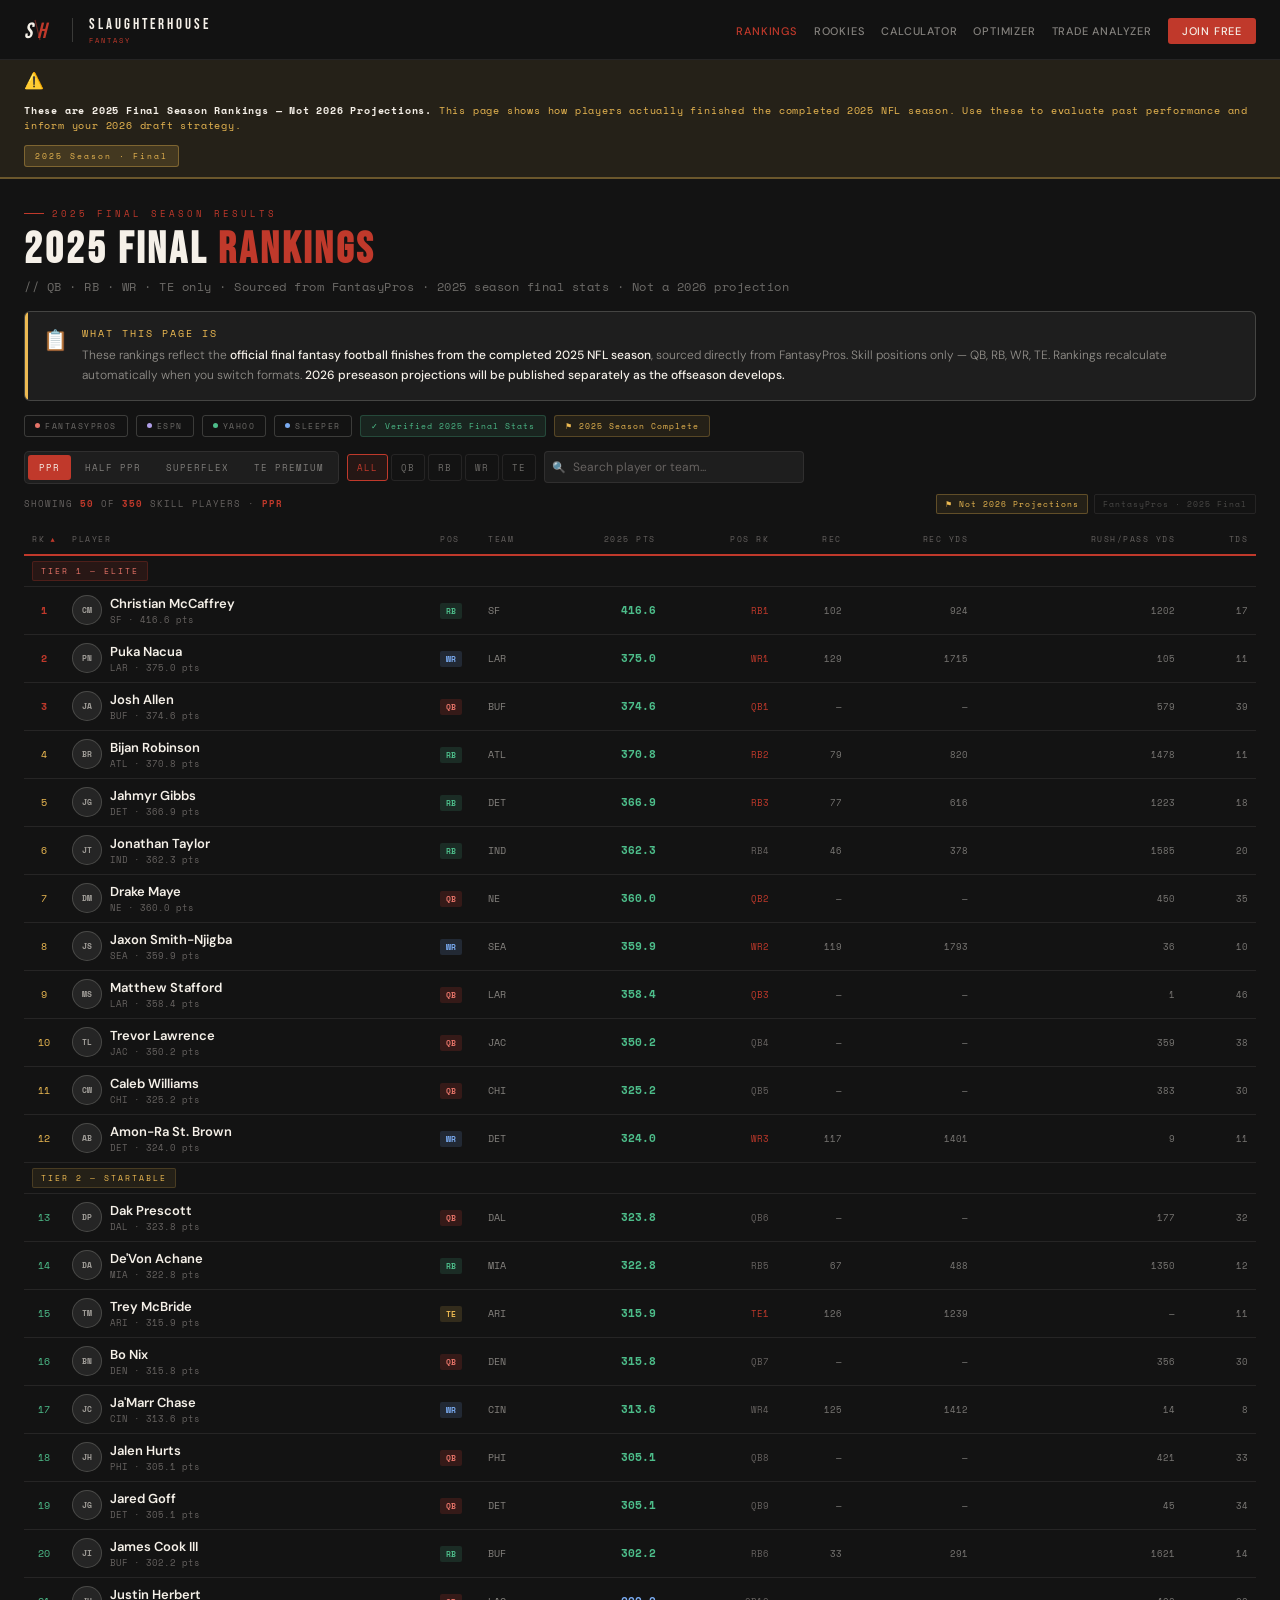
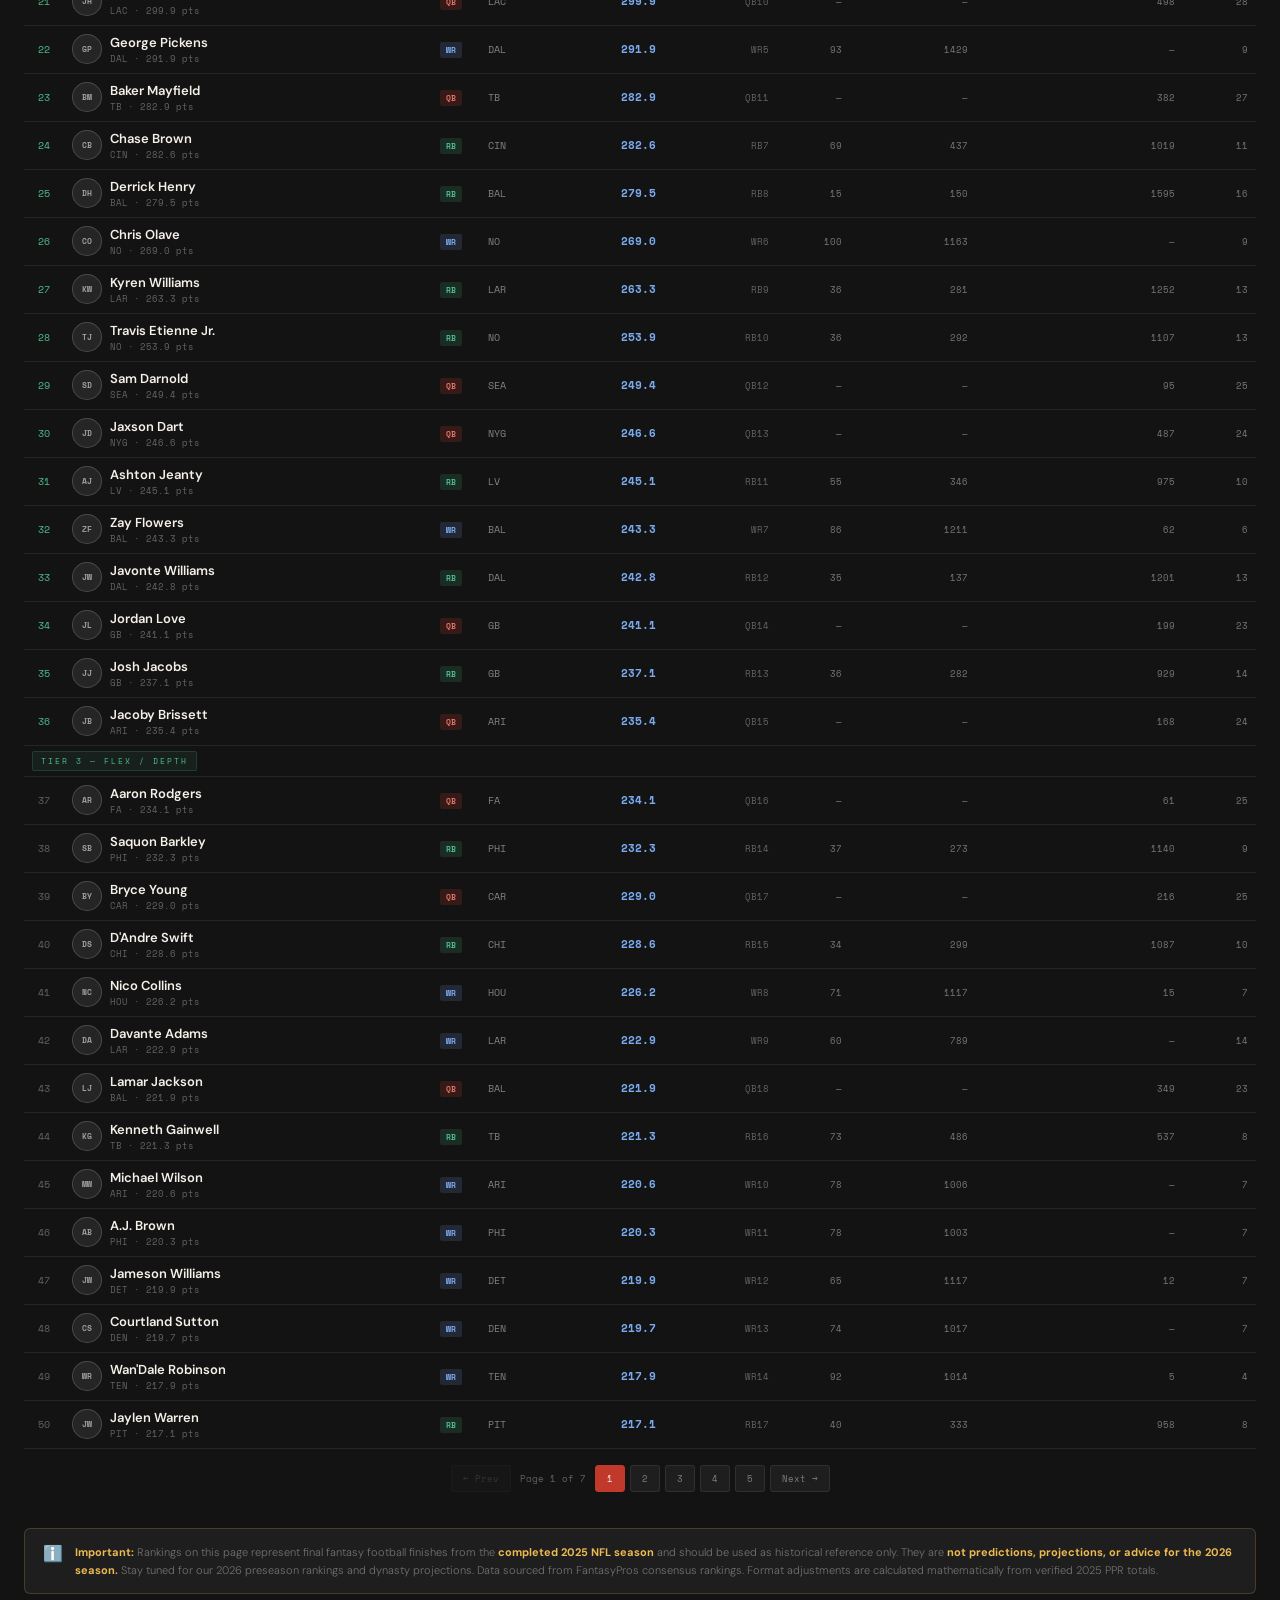
<file: rankings (3).html>
<!DOCTYPE html>
<html lang="en">
<head>
<meta charset="UTF-8">
<meta name="viewport" content="width=device-width, initial-scale=1.0">
<title>2025 Final Rankings — Slaughterhouse Fantasy</title>
<meta name="description" content="Official 2025 final season fantasy football rankings. Skill players only (QB, RB, WR, TE). These are finishing ranks from the completed 2025 NFL season — not 2026 projections.">
<link rel="preconnect" href="https://fonts.googleapis.com">
<link href="https://fonts.googleapis.com/css2?family=Bebas+Neue&family=DM+Sans:wght@300;400;500;600&family=Space+Mono:wght@400;700&display=swap" rel="stylesheet">
<style>
*,*::before,*::after{margin:0;padding:0;box-sizing:border-box;}
:root{
  --red:#C0392B;--red-dim:rgba(192,57,43,0.1);
  --off-white:#F5F0E8;--charcoal:#131313;--mid:#1E1E1E;--mid2:#252525;--mid3:#2C2C2C;
  --muted:#666260;--border:rgba(245,240,232,0.08);--border-strong:rgba(245,240,232,0.18);
  --green:#4DBD8A;--amber:#EDBA52;--blue:#7AABF0;--nav-h:60px;
}
html{scroll-behavior:smooth;}
body{background:var(--charcoal);color:var(--off-white);font-family:'DM Sans',sans-serif;min-height:100vh;-webkit-font-smoothing:antialiased;}
nav{display:flex;align-items:center;justify-content:space-between;padding:0 24px;height:var(--nav-h);border-bottom:1px solid var(--border);background:rgba(19,19,19,0.97);backdrop-filter:blur(10px);position:sticky;top:0;z-index:200;}
.nav-logo{display:flex;align-items:center;gap:10px;text-decoration:none;flex-shrink:0;}
.nav-wt{font-family:'Bebas Neue',sans-serif;font-size:15px;letter-spacing:3px;color:var(--off-white);}
.nav-ws{font-family:'Space Mono',monospace;font-size:7px;letter-spacing:2px;color:var(--red);display:block;margin-top:1px;}
.nav-div{width:1px;height:24px;background:var(--border-strong);margin:0 6px;}
.nav-links{display:flex;gap:16px;list-style:none;align-items:center;}
.nav-links a{color:rgba(245,240,232,0.5);text-decoration:none;font-size:11px;font-weight:500;letter-spacing:0.8px;text-transform:uppercase;transition:color 0.2s;white-space:nowrap;}
.nav-links a:hover{color:var(--off-white);}
.nav-links a.active{color:var(--red);}
.nav-cta{background:var(--red)!important;color:var(--off-white)!important;padding:6px 14px!important;border-radius:3px!important;}
.mob-btn{display:none;background:transparent;border:1px solid var(--border);color:var(--off-white);padding:6px 10px;border-radius:3px;cursor:pointer;font-size:14px;}
.disclaimer-banner{background:rgba(237,186,82,0.08);border-bottom:2px solid rgba(237,186,82,0.35);padding:10px 24px;}
.disclaimer-inner{max-width:1300px;margin:0 auto;display:flex;align-items:center;gap:12px;flex-wrap:wrap;}
.disc-text{font-family:'Space Mono',monospace;font-size:10px;letter-spacing:0.8px;color:var(--amber);line-height:1.5;}
.disc-text strong{color:var(--off-white);}
.disc-badge{font-family:'Space Mono',monospace;font-size:8px;letter-spacing:2px;padding:4px 10px;border-radius:3px;background:rgba(237,186,82,0.15);border:1px solid rgba(237,186,82,0.35);color:var(--amber);white-space:nowrap;flex-shrink:0;}
.page-header{padding:28px 24px 0;max-width:1300px;margin:0 auto;}
.eyebrow{font-family:'Space Mono',monospace;font-size:9px;letter-spacing:3px;color:var(--red);text-transform:uppercase;margin-bottom:8px;display:flex;align-items:center;gap:8px;}
.eyebrow::before{content:'';width:20px;height:1px;background:var(--red);}
.page-title{font-family:'Bebas Neue',sans-serif;font-size:44px;letter-spacing:3px;color:var(--off-white);line-height:1;}
.page-title span{color:var(--red);}
.page-sub{font-size:12px;color:rgba(245,240,232,0.4);margin-top:6px;font-family:'Space Mono',monospace;letter-spacing:0.5px;}
.context-block{padding:16px 24px 0;max-width:1300px;margin:0 auto;}
.context-inner{background:var(--mid);border:1px solid var(--border-strong);border-radius:6px;padding:14px 18px;display:flex;align-items:flex-start;gap:14px;position:relative;overflow:hidden;}
.context-inner::before{content:'';position:absolute;top:0;left:0;bottom:0;width:3px;background:var(--amber);}
.context-title{font-family:'Space Mono',monospace;font-size:10px;letter-spacing:2px;color:var(--amber);text-transform:uppercase;margin-bottom:5px;}
.context-body{font-size:12px;color:rgba(245,240,232,0.55);line-height:1.65;font-weight:300;}
.context-body strong{color:var(--off-white);font-weight:500;}
.source-bar{padding:14px 24px 0;max-width:1300px;margin:0 auto;display:flex;align-items:center;gap:8px;flex-wrap:wrap;}
.src-pill{font-family:'Space Mono',monospace;font-size:8px;letter-spacing:1.5px;text-transform:uppercase;padding:4px 10px;border-radius:3px;border:1px solid var(--border-strong);color:rgba(245,240,232,0.4);display:flex;align-items:center;gap:5px;}
.src-dot{width:5px;height:5px;border-radius:50%;flex-shrink:0;}
.verified-tag{font-family:'Space Mono',monospace;font-size:8px;letter-spacing:1px;padding:4px 10px;border-radius:3px;background:rgba(77,189,138,0.1);border:1px solid rgba(77,189,138,0.25);color:var(--green);}
.season-tag{font-family:'Space Mono',monospace;font-size:8px;letter-spacing:1px;padding:4px 10px;border-radius:3px;background:rgba(237,186,82,0.08);border:1px solid rgba(237,186,82,0.25);color:var(--amber);}
.controls{padding:14px 24px 0;max-width:1300px;margin:0 auto;display:flex;align-items:center;gap:8px;flex-wrap:wrap;}
.fmt-tabs{display:flex;gap:3px;background:var(--mid);border:1px solid var(--border);border-radius:5px;padding:3px;}
.fmt-btn{font-family:'Space Mono',monospace;font-size:9px;letter-spacing:1px;text-transform:uppercase;padding:6px 11px;border:none;background:transparent;color:rgba(245,240,232,0.45);cursor:pointer;border-radius:3px;transition:all 0.15s;white-space:nowrap;}
.fmt-btn:hover{color:var(--off-white);}
.fmt-btn.active{background:var(--red);color:var(--off-white);}
.pos-tabs{display:flex;gap:3px;flex-wrap:wrap;}
.pos-btn{font-family:'Space Mono',monospace;font-size:9px;letter-spacing:1px;padding:6px 9px;border:1px solid var(--border);background:transparent;color:rgba(245,240,232,0.4);cursor:pointer;border-radius:3px;transition:all 0.15s;text-transform:uppercase;white-space:nowrap;}
.pos-btn:hover{border-color:var(--border-strong);color:var(--off-white);}
.pos-btn.active{border-color:var(--red);color:var(--red);background:var(--red-dim);}
.search-box{flex:1;min-width:150px;max-width:260px;position:relative;}
.search-box input{width:100%;background:var(--mid);border:1px solid var(--border);border-radius:4px;padding:7px 10px 7px 28px;font-family:'DM Sans',sans-serif;font-size:12px;color:var(--off-white);outline:none;}
.search-box input::placeholder{color:var(--muted);}
.search-box input:focus{border-color:var(--border-strong);}
.search-icon{position:absolute;left:8px;top:50%;transform:translateY(-50%);color:var(--muted);font-size:11px;pointer-events:none;}
.meta-row{padding:10px 24px 0;max-width:1300px;margin:0 auto;display:flex;align-items:center;justify-content:space-between;flex-wrap:wrap;gap:6px;}
.meta-l{font-family:'Space Mono',monospace;font-size:9px;letter-spacing:1px;color:var(--muted);text-transform:uppercase;}
.meta-l b{color:var(--red);}
.meta-r{display:flex;gap:6px;align-items:center;}
.badge{font-family:'Space Mono',monospace;font-size:8px;letter-spacing:1px;padding:3px 8px;border-radius:2px;border:1px solid var(--border);color:rgba(245,240,232,0.25);}
.not-proj{font-family:'Space Mono',monospace;font-size:8px;letter-spacing:1px;padding:3px 8px;border-radius:2px;background:rgba(237,186,82,0.08);border:1px solid rgba(237,186,82,0.3);color:var(--amber);}
.tbl-wrap{padding:10px 24px 0;max-width:1300px;margin:0 auto;overflow-x:auto;-webkit-overflow-scrolling:touch;}
table{width:100%;border-collapse:collapse;min-width:560px;}
thead tr{border-bottom:2px solid var(--red);}
th{font-family:'Space Mono',monospace;font-size:8px;letter-spacing:1.5px;color:var(--muted);text-transform:uppercase;padding:9px 8px;text-align:left;font-weight:400;cursor:pointer;user-select:none;white-space:nowrap;}
th:hover{color:var(--off-white);}
th.r{text-align:right;}
th.sort-asc::after{content:' ▲';color:var(--red);font-size:7px;}
th.sort-desc::after{content:' ▼';color:var(--red);font-size:7px;}
tbody tr{border-bottom:1px solid var(--border);transition:background 0.1s;cursor:pointer;}
tbody tr:hover{background:rgba(245,240,232,0.025);}
tbody tr.expanded{background:rgba(192,57,43,0.05);border-bottom:none;}
td{padding:8px;font-size:12px;vertical-align:middle;}
.tier-row td{padding:5px 8px;}
.tier-lbl{font-family:'Space Mono',monospace;font-size:8px;letter-spacing:2px;text-transform:uppercase;padding:3px 8px;border-radius:2px;display:inline-block;}
.t1{background:rgba(192,57,43,0.12);color:#E57368;border:1px solid rgba(192,57,43,0.25);}
.t2{background:rgba(237,186,82,0.08);color:#EDBA52;border:1px solid rgba(237,186,82,0.18);}
.t3{background:rgba(77,189,138,0.08);color:#4DBD8A;border:1px solid rgba(77,189,138,0.18);}
.t4{background:rgba(122,171,240,0.08);color:#7AABF0;border:1px solid rgba(122,171,240,0.18);}
.t5{background:rgba(245,240,232,0.03);color:rgba(245,240,232,0.3);border:1px solid var(--border);}
.rk{font-family:'Space Mono',monospace;font-size:10px;color:var(--muted);text-align:center;}
.g1{color:var(--red);font-weight:700;}
.g2{color:var(--amber);}
.g3{color:var(--green);}
.pc{display:flex;align-items:center;gap:8px;}
.av{width:30px;height:30px;border-radius:50%;background:var(--mid2);border:1px solid var(--border-strong);display:flex;align-items:center;justify-content:center;font-size:8px;font-weight:700;color:rgba(245,240,232,0.6);flex-shrink:0;font-family:'Space Mono',monospace;}
.pn{font-size:13px;font-weight:600;color:var(--off-white);white-space:nowrap;}
.pm{font-size:9px;color:var(--muted);font-family:'Space Mono',monospace;margin-top:1px;}
.pos{font-family:'Space Mono',monospace;font-size:8px;font-weight:700;padding:2px 6px;border-radius:2px;}
.QB{background:rgba(192,57,43,0.2);color:#E57368;}
.RB{background:rgba(77,189,138,0.15);color:#4DBD8A;}
.WR{background:rgba(122,171,240,0.15);color:#7AABF0;}
.TE{background:rgba(237,186,82,0.15);color:#EDBA52;}
.fpts{font-family:'Space Mono',monospace;font-size:11px;font-weight:700;color:var(--off-white);text-align:right;}
.elite{color:var(--green)!important;}
.great{color:var(--blue)!important;}
.good{color:var(--amber)!important;}
.pos-rk{font-family:'Space Mono',monospace;font-size:9px;color:var(--muted);text-align:right;}
.p1{color:var(--red)!important;}
.sc{font-family:'Space Mono',monospace;font-size:9px;color:rgba(245,240,232,0.45);text-align:right;}
.exp-row td{padding:0;}
.exp-inner{padding:12px 12px 16px 50px;border-bottom:1px solid var(--border);display:grid;grid-template-columns:repeat(6,1fr);gap:8px;}
.exp-stat{background:var(--mid2);border-radius:4px;padding:8px 10px;border:1px solid var(--border);}
.exp-lbl{font-family:'Space Mono',monospace;font-size:7px;letter-spacing:1.5px;color:var(--muted);text-transform:uppercase;margin-bottom:3px;}
.exp-val{font-family:'Bebas Neue',sans-serif;font-size:18px;color:var(--off-white);letter-spacing:1px;line-height:1;}
.hi{color:var(--green)!important;}
.fmt-ranks{grid-column:span 6;display:flex;gap:8px;flex-wrap:wrap;}
.fri{background:var(--mid3);border-radius:3px;padding:5px 10px;border:1px solid var(--border);}
.frl{font-family:'Space Mono',monospace;font-size:7px;letter-spacing:1px;color:var(--muted);text-transform:uppercase;}
.frv{font-family:'Bebas Neue',sans-serif;font-size:16px;color:var(--off-white);letter-spacing:1px;line-height:1.2;}
.exp-disc{grid-column:span 6;font-family:'Space Mono',monospace;font-size:8px;letter-spacing:1px;color:rgba(237,186,82,0.6);padding:6px 10px;background:rgba(237,186,82,0.05);border:1px solid rgba(237,186,82,0.15);border-radius:3px;}
.pg-wrap{display:flex;align-items:center;justify-content:center;gap:5px;padding:16px 24px 20px;max-width:1300px;margin:0 auto;flex-wrap:wrap;}
.pg-btn{font-family:'Space Mono',monospace;font-size:9px;padding:6px 11px;background:var(--mid);border:1px solid var(--border);color:rgba(245,240,232,0.45);cursor:pointer;border-radius:3px;transition:all 0.15s;white-space:nowrap;}
.pg-btn:hover{border-color:var(--border-strong);color:var(--off-white);}
.pg-btn.active{background:var(--red);border-color:var(--red);color:var(--off-white);}
.pg-btn:disabled{opacity:0.3;cursor:default;}
.pg-info{font-family:'Space Mono',monospace;font-size:9px;color:var(--muted);padding:0 4px;}
.footer-disc{max-width:1300px;margin:0 auto;padding:16px 24px 40px;}
.fd-inner{background:var(--mid);border:1px solid rgba(237,186,82,0.2);border-radius:6px;padding:14px 18px;display:flex;align-items:flex-start;gap:12px;}
.fd-text{font-size:11px;color:rgba(245,240,232,0.4);line-height:1.65;font-weight:300;}
.fd-text strong{color:var(--amber);}
@media(max-width:900px){
  .nav-links{display:none;}
  .nav-links.open{display:flex;flex-direction:column;position:fixed;top:var(--nav-h);left:0;right:0;background:rgba(19,19,19,0.98);padding:16px 24px;border-bottom:1px solid var(--border);z-index:199;gap:14px;}
  .mob-btn{display:block;}
  .page-title{font-size:32px;}
  .fmt-tabs{flex-wrap:wrap;}
  .fmt-btn{font-size:8px;padding:5px 8px;}
  .exp-inner{grid-template-columns:repeat(2,1fr);}
  .exp-inner .fmt-ranks,.exp-inner .exp-disc{grid-column:span 2;}
  th.hm,td.hm{display:none;}
}
@media(max-width:500px){
  nav,.page-header,.source-bar,.controls,.meta-row,.tbl-wrap,.pg-wrap,.context-block,.footer-disc,.disclaimer-banner{padding-left:14px;padding-right:14px;}
  .page-title{font-size:26px;}
  .fmt-btn{font-size:7px;padding:5px 7px;}
}
</style>
</head>
<body>
<nav>
  <a class="nav-logo" href="index.html">
    <svg width="32" height="24" viewBox="0 0 32 24" fill="none" style="flex-shrink:0">
      <text x="0" y="20" font-family="'Bebas Neue',sans-serif" font-size="22" fill="#F5F0E8" font-style="italic">S</text>
      <text x="13" y="20" font-family="'Bebas Neue',sans-serif" font-size="22" fill="#C0392B" font-style="italic">H</text>
      <line x1="11" y1="2" x2="16" y2="22" stroke="#C0392B" stroke-width="1.2" opacity="0.5"/>
    </svg>
    <div class="nav-div"></div>
    <div><span class="nav-wt">SLAUGHTERHOUSE</span><span class="nav-ws">FANTASY</span></div>
  </a>
  <button class="mob-btn" id="mobBtn">☰</button>
  <ul class="nav-links" id="navLinks">
    <li><a href="rankings.html" class="active">Rankings</a></li>
    <li><a href="rookies.html">Rookies</a></li>
    <li><a href="calculator.html">Calculator</a></li>
    <li><a href="optimizer.html">Optimizer</a></li>
    <li><a href="trade.html">Trade Analyzer</a></li>
    <li><a href="#" class="nav-cta">Join Free</a></li>
  </ul>
</nav>

<div class="disclaimer-banner">
  <div class="disclaimer-inner">
    <span style="font-size:16px;flex-shrink:0">⚠️</span>
    <span class="disc-text"><strong>These are 2025 Final Season Rankings — Not 2026 Projections.</strong> This page shows how players actually finished the completed 2025 NFL season. Use these to evaluate past performance and inform your 2026 draft strategy.</span>
    <span class="disc-badge">2025 Season · Final</span>
  </div>
</div>

<div class="page-header">
  <p class="eyebrow">2025 Final Season Results</p>
  <h1 class="page-title">2025 FINAL <span>RANKINGS</span></h1>
  <p class="page-sub">// QB · RB · WR · TE only · Sourced from FantasyPros · 2025 season final stats · Not a 2026 projection</p>
</div>

<div class="context-block">
  <div class="context-inner">
    <span style="font-size:20px;flex-shrink:0;margin-top:1px">📋</span>
    <div>
      <div class="context-title">What this page is</div>
      <div class="context-body">These rankings reflect the <strong>official final fantasy football finishes from the completed 2025 NFL season</strong>, sourced directly from FantasyPros. Skill positions only — QB, RB, WR, TE. Rankings recalculate automatically when you switch formats. <strong>2026 preseason projections will be published separately as the offseason develops.</strong></div>
    </div>
  </div>
</div>

<div class="source-bar">
  <div class="src-pill"><span class="src-dot" style="background:#E57368"></span>FantasyPros</div>
  <div class="src-pill"><span class="src-dot" style="background:#B09FE8"></span>ESPN</div>
  <div class="src-pill"><span class="src-dot" style="background:#4DBD8A"></span>Yahoo</div>
  <div class="src-pill"><span class="src-dot" style="background:#7AABF0"></span>Sleeper</div>
  <span class="verified-tag">✓ Verified 2025 Final Stats</span>
  <span class="season-tag">⚑ 2025 Season Complete</span>
</div>

<div class="controls">
  <div class="fmt-tabs" id="fmtTabs">
    <button class="fmt-btn active" data-fmt="ppr">PPR</button>
    <button class="fmt-btn" data-fmt="half">Half PPR</button>
    <button class="fmt-btn" data-fmt="sf">Superflex</button>
    <button class="fmt-btn" data-fmt="tep">TE Premium</button>
  </div>
  <div class="pos-tabs" id="posTabs">
    <button class="pos-btn active" data-pos="ALL">All</button>
    <button class="pos-btn" data-pos="QB">QB</button>
    <button class="pos-btn" data-pos="RB">RB</button>
    <button class="pos-btn" data-pos="WR">WR</button>
    <button class="pos-btn" data-pos="TE">TE</button>
  </div>
  <div class="search-box">
    <span class="search-icon">🔍</span>
    <input type="text" id="searchInput" placeholder="Search player or team...">
  </div>
</div>

<div class="meta-row">
  <div class="meta-l">Showing <b id="showCount">50</b> of <b id="totalCount">—</b> skill players · <b id="fmtLabel">PPR</b></div>
  <div class="meta-r">
    <div class="not-proj">⚑ Not 2026 Projections</div>
    <div class="badge">FantasyPros · 2025 Final</div>
  </div>
</div>

<div class="tbl-wrap">
  <table id="mainTable">
    <thead>
      <tr>
        <th class="r" data-col="rank" style="width:36px">RK</th>
        <th data-col="name">Player</th>
        <th data-col="pos" style="width:48px">Pos</th>
        <th data-col="team" class="hm" style="width:44px">Team</th>
        <th class="r" data-col="fpts">2025 Pts</th>
        <th class="r hm" data-col="posrk">Pos RK</th>
        <th class="r hm" data-col="rec">Rec</th>
        <th class="r hm" data-col="recyds">Rec Yds</th>
        <th class="r hm" data-col="runyds">Rush/Pass Yds</th>
        <th class="r hm" data-col="tds">TDs</th>
      </tr>
    </thead>
    <tbody id="tableBody"></tbody>
  </table>
</div>
<div class="pg-wrap" id="pgWrap"></div>

<div class="footer-disc">
  <div class="fd-inner">
    <span style="font-size:16px;flex-shrink:0">ℹ️</span>
    <div class="fd-text"><strong>Important:</strong> Rankings on this page represent final fantasy football finishes from the <strong>completed 2025 NFL season</strong> and should be used as historical reference only. They are <strong>not predictions, projections, or advice for the 2026 season.</strong> Stay tuned for our 2026 preseason rankings and dynasty projections. Data sourced from FantasyPros consensus rankings. Format adjustments are calculated mathematically from verified 2025 PPR totals.</div>
  </div>
</div>

<script src="data/players-2025.js"></script>
<script>
// Player data loaded from data/players-2025.js

function fmtPts(p,fmt){
  if(fmt==='ppr') return p.fpts;
  if(fmt==='half') return+(p.fpts-p.rec*0.5).toFixed(1);
  if(fmt==='sf'){const b=p.pos==='QB'?20:0;return+(p.fpts+b).toFixed(1);}
  if(fmt==='tep'){const b=p.pos==='TE'?p.rec*0.5:0;return+(p.fpts+b).toFixed(1);}
  return p.fpts;
}
function assignPosRanks(fmt){
  const byPos={QB:[],RB:[],WR:[],TE:[]};
  RAW.forEach(p=>{if(byPos[p.pos])byPos[p.pos].push(p);});
  Object.values(byPos).forEach(arr=>{
    arr.sort((a,b)=>fmtPts(b,fmt)-fmtPts(a,fmt));
    arr.forEach((p,i)=>p._pr=i+1);
  });
}
function getTier(r){
  if(r<=12)return{t:1,lbl:'Tier 1 — Elite',cls:'t1'};
  if(r<=36)return{t:2,lbl:'Tier 2 — Startable',cls:'t2'};
  if(r<=80)return{t:3,lbl:'Tier 3 — Flex / Depth',cls:'t3'};
  if(r<=150)return{t:4,lbl:'Tier 4 — Streamers',cls:'t4'};
  return{t:5,lbl:'Tier 5 — Deep Bench',cls:'t5'};
}
function ptCls(pts){if(pts>=300)return'elite';if(pts>=200)return'great';if(pts>=130)return'good';return'';}
function rkCls(r){if(r<=3)return'g1';if(r<=12)return'g2';if(r<=36)return'g3';return'';}
function ini(n){const p=n.split(' ');return p.length===1?n.slice(0,2).toUpperCase():(p[0][0]+p[p.length-1][0]).toUpperCase();}

let fmt='ppr',pos='ALL',search='',sortCol='rank',sortDir='asc',expanded=null,page=1;
const PER=50;

function getFiltered(){
  return RAW.filter(p=>{
    if(pos!=='ALL'&&p.pos!==pos)return false;
    if(search&&!p.name.toLowerCase().includes(search)&&!p.team.toLowerCase().includes(search))return false;
    return true;
  });
}
function getSorted(arr){
  return[...arr].sort((a,b)=>{
    const av=fmtPts(a,fmt),bv=fmtPts(b,fmt);
    if(sortCol==='rank'||sortCol==='fpts')return sortDir==='asc'?bv-av:av-bv;
    if(sortCol==='name')return sortDir==='asc'?a.name.localeCompare(b.name):b.name.localeCompare(a.name);
    if(sortCol==='pos')return sortDir==='asc'?a.pos.localeCompare(b.pos):b.pos.localeCompare(a.pos);
    if(sortCol==='team')return sortDir==='asc'?a.team.localeCompare(b.team):b.team.localeCompare(a.team);
    if(sortCol==='rec')return sortDir==='asc'?b.rec-a.rec:a.rec-b.rec;
    if(sortCol==='recyds')return sortDir==='asc'?b.recyds-a.recyds:a.recyds-b.recyds;
    if(sortCol==='runyds')return sortDir==='asc'?(b.runyds||b.passyds)-(a.runyds||a.passyds):(a.runyds||a.passyds)-(b.runyds||b.passyds);
    if(sortCol==='tds'){const ta=a.rectds+a.runtds+a.passtds,tb=b.rectds+b.runtds+b.passtds;return sortDir==='asc'?tb-ta:ta-tb;}
    if(sortCol==='posrk')return sortDir==='asc'?a._pr-b._pr:b._pr-a._pr;
    return 0;
  });
}

function render(){
  assignPosRanks(fmt);
  const filtered=getFiltered();
  const data=getSorted(filtered);
  const total=data.length;
  const pages=Math.max(1,Math.ceil(total/PER));
  if(page>pages)page=1;
  const slice=data.slice((page-1)*PER,page*PER);
  document.getElementById('showCount').textContent=slice.length;
  document.getElementById('totalCount').textContent=total;
  document.getElementById('fmtLabel').textContent={ppr:'PPR',half:'Half PPR',sf:'Superflex',tep:'TE Premium (1.5 PPR)'}[fmt];
  const tbody=document.getElementById('tableBody');
  tbody.innerHTML='';
  let lastTier=null,gRk=0;
  slice.forEach(p=>{
    gRk++;
    const rank=(page-1)*PER+gRk;
    const pts=fmtPts(p,fmt);
    const tier=getTier(rank);
    const idx=RAW.indexOf(p);
    const tds=p.rectds+p.runtds+p.passtds;
    if(pos==='ALL'&&tier.t!==lastTier){
      const tr=document.createElement('tr');tr.className='tier-row';
      tr.innerHTML=`<td colspan="10"><span class="tier-lbl ${tier.cls}">${tier.lbl}</span></td>`;
      tbody.appendChild(tr);lastTier=tier.t;
    }
    const tr=document.createElement('tr');
    if(expanded===idx)tr.classList.add('expanded');
    tr.innerHTML=`
      <td class="rk ${rkCls(rank)}" style="text-align:center">${rank}</td>
      <td><div class="pc"><div class="av">${ini(p.name)}</div><div><div class="pn">${p.name}</div><div class="pm">${p.team} · ${pts.toFixed(1)} pts</div></div></div></td>
      <td><span class="pos ${p.pos}">${p.pos}</span></td>
      <td class="hm" style="font-family:'Space Mono',monospace;font-size:10px;color:rgba(245,240,232,0.5)">${p.team}</td>
      <td class="fpts ${ptCls(pts)}" style="text-align:right">${pts.toFixed(1)}</td>
      <td class="pos-rk ${p._pr<=3?'p1':''} r hm">${p.pos+(p._pr||'?')}</td>
      <td class="sc hm">${p.rec||'—'}</td>
      <td class="sc hm">${p.recyds||'—'}</td>
      <td class="sc hm">${p.runyds||p.passyds||'—'}</td>
      <td class="sc hm">${tds||'—'}</td>`;
    tr.addEventListener('click',()=>{expanded=expanded===idx?null:idx;render();});
    tbody.appendChild(tr);
    if(expanded===idx){
      const ex=document.createElement('tr');ex.className='exp-row';
      const isQB=p.pos==='QB';
      ex.innerHTML=`<td colspan="10"><div class="exp-inner">
        <div class="exp-stat"><div class="exp-lbl">Receptions</div><div class="exp-val">${p.rec||0}</div></div>
        <div class="exp-stat"><div class="exp-lbl">Rec Yards</div><div class="exp-val">${p.recyds||0}</div></div>
        <div class="exp-stat"><div class="exp-lbl">Rec TDs</div><div class="exp-val">${p.rectds||0}</div></div>
        <div class="exp-stat"><div class="exp-lbl">${isQB?'Pass Yds':'Rush Yds'}</div><div class="exp-val">${isQB?p.passyds:p.runyds||0}</div></div>
        <div class="exp-stat"><div class="exp-lbl">${isQB?'Pass TDs':'Rush TDs'}</div><div class="exp-val">${isQB?p.passtds:p.runtds||0}</div></div>
        <div class="exp-stat"><div class="exp-lbl">Total TDs</div><div class="exp-val hi">${tds}</div></div>
        <div class="fmt-ranks">
          <div class="fri"><div class="frl">PPR</div><div class="frv">${fmtPts(p,'ppr').toFixed(1)}</div></div>
          <div class="fri"><div class="frl">Half PPR</div><div class="frv">${fmtPts(p,'half').toFixed(1)}</div></div>
          <div class="fri"><div class="frl">Superflex</div><div class="frv">${fmtPts(p,'sf').toFixed(1)}</div></div>
          <div class="fri"><div class="frl">TE Premium</div><div class="frv">${fmtPts(p,'tep').toFixed(1)}</div></div>
        </div>
        <div class="exp-disc">⚑ 2025 final stats only — not 2026 projections</div>
      </div></td>`;
      tbody.appendChild(ex);
    }
  });
  renderPg(pages);updateHdrs();
}

function renderPg(pages){
  const pg=document.getElementById('pgWrap');pg.innerHTML='';
  if(pages<=1)return;
  const prev=document.createElement('button');prev.className='pg-btn';prev.textContent='← Prev';prev.disabled=page===1;
  prev.onclick=()=>{page--;expanded=null;render();window.scrollTo(0,0);};pg.appendChild(prev);
  const info=document.createElement('span');info.className='pg-info';info.textContent=`Page ${page} of ${pages}`;pg.appendChild(info);
  const s=Math.max(1,page-2),e=Math.min(pages,s+4);
  for(let i=s;i<=e;i++){const b=document.createElement('button');b.className='pg-btn'+(i===page?' active':'');b.textContent=i;b.onclick=()=>{page=i;expanded=null;render();window.scrollTo(0,0);};pg.appendChild(b);}
  const next=document.createElement('button');next.className='pg-btn';next.textContent='Next →';next.disabled=page===pages;
  next.onclick=()=>{page++;expanded=null;render();window.scrollTo(0,0);};pg.appendChild(next);
}
function updateHdrs(){
  document.querySelectorAll('th[data-col]').forEach(th=>{
    th.classList.remove('sort-asc','sort-desc');
    if(th.dataset.col===sortCol)th.classList.add(sortDir==='asc'?'sort-asc':'sort-desc');
  });
}
document.getElementById('fmtTabs').addEventListener('click',e=>{
  const b=e.target.closest('.fmt-btn');if(!b)return;
  document.querySelectorAll('.fmt-btn').forEach(x=>x.classList.remove('active'));
  b.classList.add('active');fmt=b.dataset.fmt;page=1;expanded=null;render();
});
document.getElementById('posTabs').addEventListener('click',e=>{
  const b=e.target.closest('.pos-btn');if(!b)return;
  document.querySelectorAll('.pos-btn').forEach(x=>x.classList.remove('active'));
  b.classList.add('active');pos=b.dataset.pos;page=1;expanded=null;render();
});
document.getElementById('searchInput').addEventListener('input',e=>{
  search=e.target.value.toLowerCase().trim();page=1;expanded=null;render();
});
document.querySelectorAll('th[data-col]').forEach(th=>{
  th.addEventListener('click',()=>{
    sortCol===th.dataset.col?sortDir=sortDir==='asc'?'desc':'asc':(sortCol=th.dataset.col,sortDir='asc');
    expanded=null;render();
  });
});
document.getElementById('mobBtn').addEventListener('click',()=>{
  document.getElementById('navLinks').classList.toggle('open');
});
render();
</script>
</body>
</html>
</file>
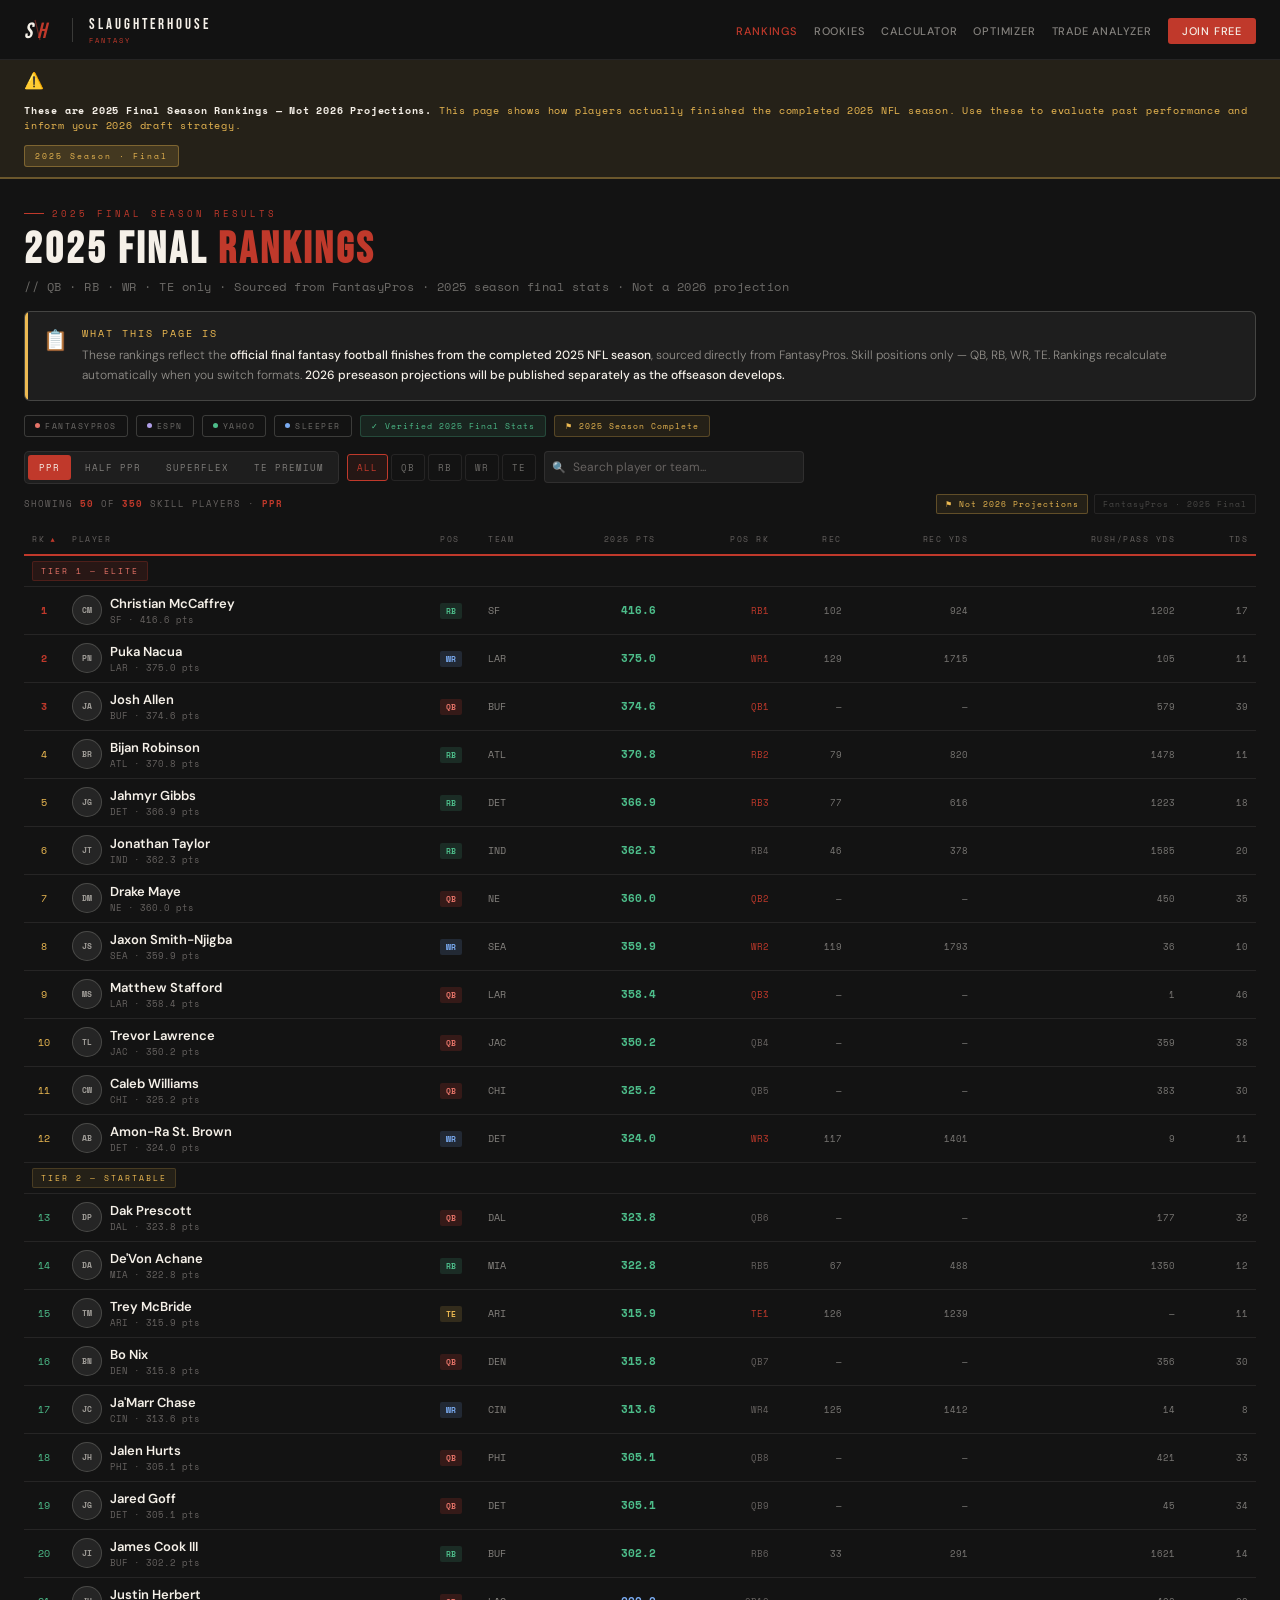
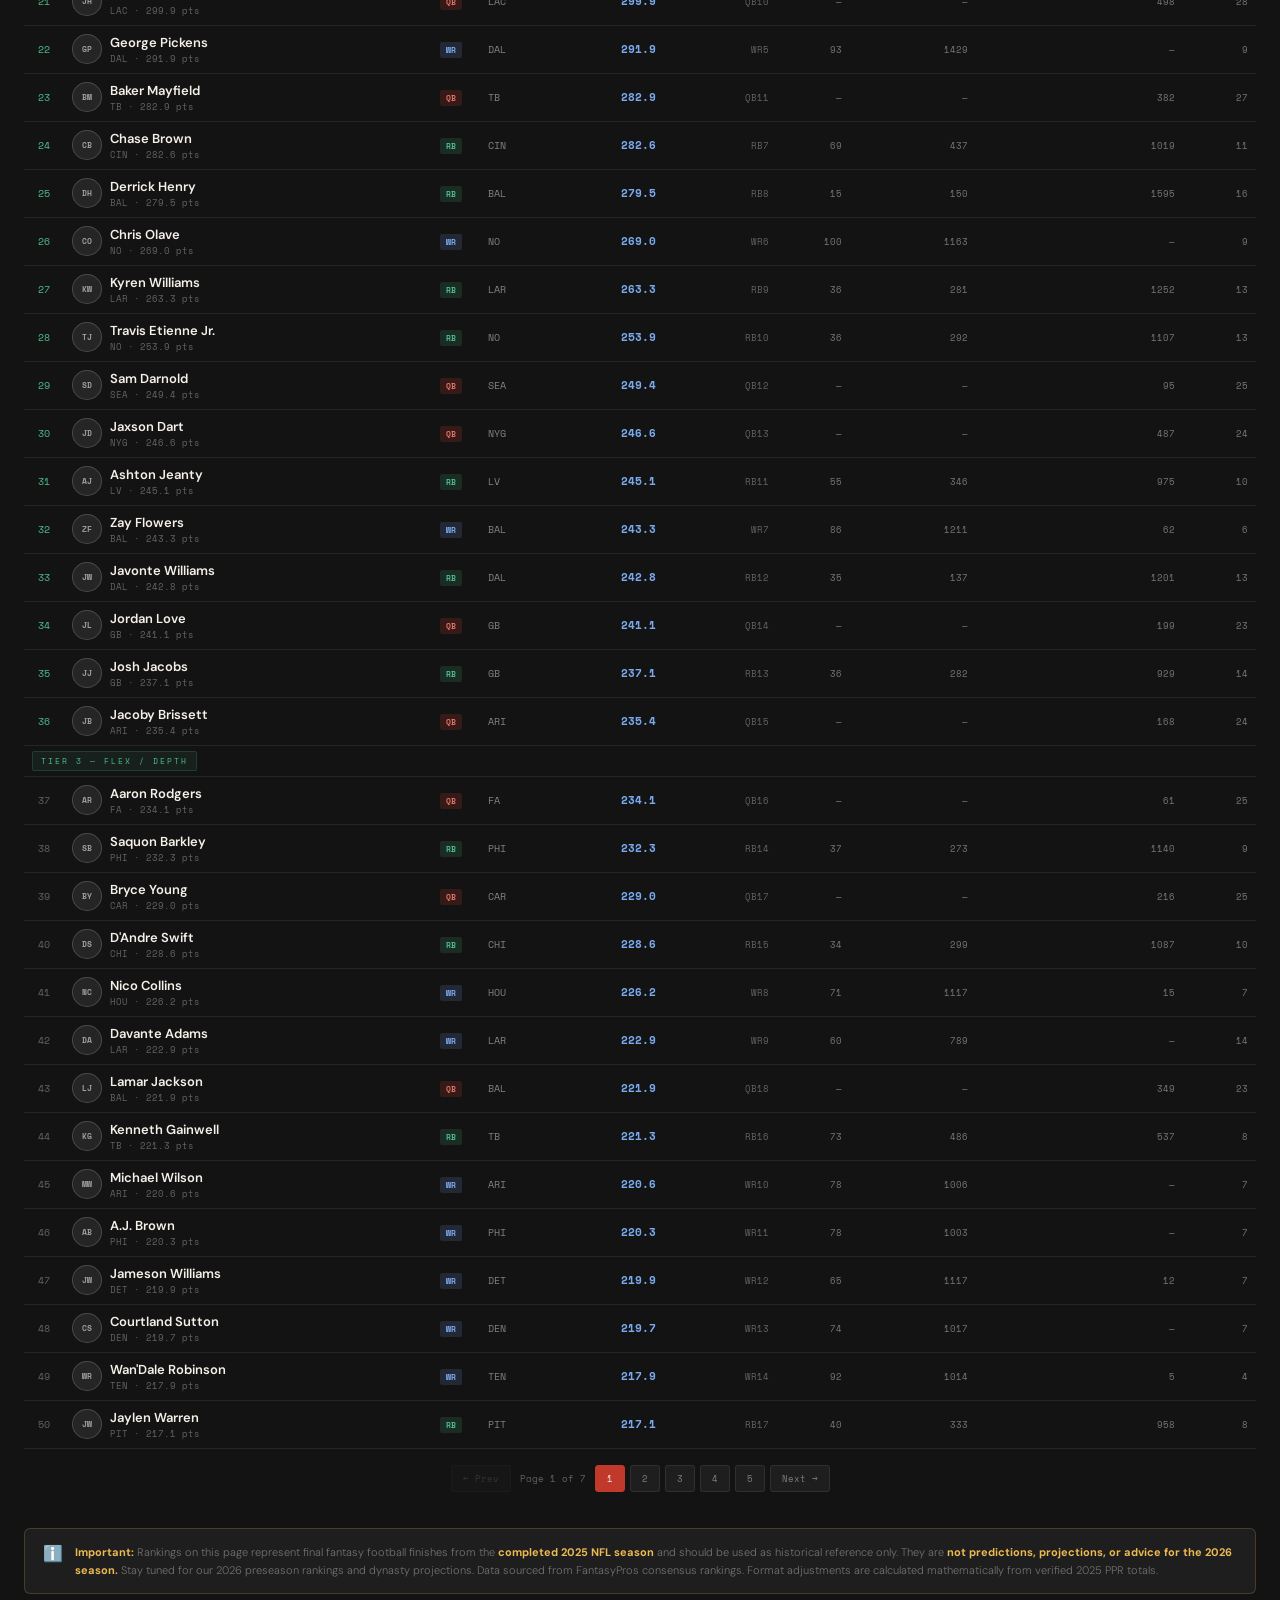
<file: rankings (4).html>
<!DOCTYPE html>
<html lang="en">
<head>
<meta charset="UTF-8">
<meta name="viewport" content="width=device-width, initial-scale=1.0">
<title>2025 Final Rankings — Slaughterhouse Fantasy</title>
<meta name="description" content="Official 2025 final season fantasy football rankings. Skill players only (QB, RB, WR, TE). These are finishing ranks from the completed 2025 NFL season — not 2026 projections.">
<link rel="preconnect" href="https://fonts.googleapis.com">
<link href="https://fonts.googleapis.com/css2?family=Bebas+Neue&family=DM+Sans:wght@300;400;500;600&family=Space+Mono:wght@400;700&display=swap" rel="stylesheet">
<style>
*,*::before,*::after{margin:0;padding:0;box-sizing:border-box;}
:root{
  --red:#C0392B;--red-dim:rgba(192,57,43,0.1);
  --off-white:#F5F0E8;--charcoal:#131313;--mid:#1E1E1E;--mid2:#252525;--mid3:#2C2C2C;
  --muted:#666260;--border:rgba(245,240,232,0.08);--border-strong:rgba(245,240,232,0.18);
  --green:#4DBD8A;--amber:#EDBA52;--blue:#7AABF0;--nav-h:60px;
}
html{scroll-behavior:smooth;overflow-x:hidden;}
body{overflow-x:hidden;background:var(--charcoal);color:var(--off-white);font-family:'DM Sans',sans-serif;min-height:100vh;-webkit-font-smoothing:antialiased;}
nav{display:flex;align-items:center;justify-content:space-between;padding:0 24px;height:var(--nav-h);border-bottom:1px solid var(--border);background:rgba(19,19,19,0.97);backdrop-filter:blur(10px);position:sticky;top:0;z-index:200;}
.nav-logo{display:flex;align-items:center;gap:10px;text-decoration:none;flex-shrink:0;}
.nav-wt{font-family:'Bebas Neue',sans-serif;font-size:15px;letter-spacing:3px;color:var(--off-white);}
.nav-ws{font-family:'Space Mono',monospace;font-size:7px;letter-spacing:2px;color:var(--red);display:block;margin-top:1px;}
.nav-div{width:1px;height:24px;background:var(--border-strong);margin:0 6px;}
.nav-links{display:flex;gap:16px;list-style:none;align-items:center;}
.nav-links a{color:rgba(245,240,232,0.5);text-decoration:none;font-size:11px;font-weight:500;letter-spacing:0.8px;text-transform:uppercase;transition:color 0.2s;white-space:nowrap;}
.nav-links a:hover{color:var(--off-white);}
.nav-links a.active{color:var(--red);}
.nav-cta{background:var(--red)!important;color:var(--off-white)!important;padding:6px 14px!important;border-radius:3px!important;}
.mob-btn{display:none;background:transparent;border:1px solid var(--border);color:var(--off-white);padding:6px 10px;border-radius:3px;cursor:pointer;font-size:14px;}
.disclaimer-banner{background:rgba(237,186,82,0.08);border-bottom:2px solid rgba(237,186,82,0.35);padding:10px 24px;}
.disclaimer-inner{max-width:1300px;margin:0 auto;display:flex;align-items:center;gap:12px;flex-wrap:wrap;}
.disc-text{font-family:'Space Mono',monospace;font-size:10px;letter-spacing:0.8px;color:var(--amber);line-height:1.5;}
.disc-text strong{color:var(--off-white);}
.disc-badge{font-family:'Space Mono',monospace;font-size:8px;letter-spacing:2px;padding:4px 10px;border-radius:3px;background:rgba(237,186,82,0.15);border:1px solid rgba(237,186,82,0.35);color:var(--amber);white-space:nowrap;flex-shrink:0;}
.page-header{padding:28px 24px 0;max-width:1300px;margin:0 auto;}
.eyebrow{font-family:'Space Mono',monospace;font-size:9px;letter-spacing:3px;color:var(--red);text-transform:uppercase;margin-bottom:8px;display:flex;align-items:center;gap:8px;}
.eyebrow::before{content:'';width:20px;height:1px;background:var(--red);}
.page-title{font-family:'Bebas Neue',sans-serif;font-size:44px;letter-spacing:3px;color:var(--off-white);line-height:1;}
.page-title span{color:var(--red);}
.page-sub{font-size:12px;color:rgba(245,240,232,0.4);margin-top:6px;font-family:'Space Mono',monospace;letter-spacing:0.5px;}
.context-block{padding:16px 24px 0;max-width:1300px;margin:0 auto;}
.context-inner{background:var(--mid);border:1px solid var(--border-strong);border-radius:6px;padding:14px 18px;display:flex;align-items:flex-start;gap:14px;position:relative;overflow:hidden;}
.context-inner::before{content:'';position:absolute;top:0;left:0;bottom:0;width:3px;background:var(--amber);}
.context-title{font-family:'Space Mono',monospace;font-size:10px;letter-spacing:2px;color:var(--amber);text-transform:uppercase;margin-bottom:5px;}
.context-body{font-size:12px;color:rgba(245,240,232,0.55);line-height:1.65;font-weight:300;}
.context-body strong{color:var(--off-white);font-weight:500;}
.source-bar{padding:14px 24px 0;max-width:1300px;margin:0 auto;display:flex;align-items:center;gap:8px;flex-wrap:wrap;}
.src-pill{font-family:'Space Mono',monospace;font-size:8px;letter-spacing:1.5px;text-transform:uppercase;padding:4px 10px;border-radius:3px;border:1px solid var(--border-strong);color:rgba(245,240,232,0.4);display:flex;align-items:center;gap:5px;}
.src-dot{width:5px;height:5px;border-radius:50%;flex-shrink:0;}
.verified-tag{font-family:'Space Mono',monospace;font-size:8px;letter-spacing:1px;padding:4px 10px;border-radius:3px;background:rgba(77,189,138,0.1);border:1px solid rgba(77,189,138,0.25);color:var(--green);}
.season-tag{font-family:'Space Mono',monospace;font-size:8px;letter-spacing:1px;padding:4px 10px;border-radius:3px;background:rgba(237,186,82,0.08);border:1px solid rgba(237,186,82,0.25);color:var(--amber);}
.controls{padding:14px 24px 0;max-width:1300px;margin:0 auto;display:flex;align-items:center;gap:8px;flex-wrap:wrap;}
.fmt-tabs{display:flex;gap:3px;background:var(--mid);border:1px solid var(--border);border-radius:5px;padding:3px;}
.fmt-btn{font-family:'Space Mono',monospace;font-size:9px;letter-spacing:1px;text-transform:uppercase;padding:6px 11px;border:none;background:transparent;color:rgba(245,240,232,0.45);cursor:pointer;border-radius:3px;transition:all 0.15s;white-space:nowrap;}
.fmt-btn:hover{color:var(--off-white);}
.fmt-btn.active{background:var(--red);color:var(--off-white);}
.pos-tabs{display:flex;gap:3px;flex-wrap:wrap;}
.pos-btn{font-family:'Space Mono',monospace;font-size:9px;letter-spacing:1px;padding:6px 9px;border:1px solid var(--border);background:transparent;color:rgba(245,240,232,0.4);cursor:pointer;border-radius:3px;transition:all 0.15s;text-transform:uppercase;white-space:nowrap;}
.pos-btn:hover{border-color:var(--border-strong);color:var(--off-white);}
.pos-btn.active{border-color:var(--red);color:var(--red);background:var(--red-dim);}
.search-box{flex:1;min-width:150px;max-width:260px;position:relative;}
.search-box input{width:100%;background:var(--mid);border:1px solid var(--border);border-radius:4px;padding:7px 10px 7px 28px;font-family:'DM Sans',sans-serif;font-size:12px;color:var(--off-white);outline:none;}
.search-box input::placeholder{color:var(--muted);}
.search-box input:focus{border-color:var(--border-strong);}
.search-icon{position:absolute;left:8px;top:50%;transform:translateY(-50%);color:var(--muted);font-size:11px;pointer-events:none;}
.meta-row{padding:10px 24px 0;max-width:1300px;margin:0 auto;display:flex;align-items:center;justify-content:space-between;flex-wrap:wrap;gap:6px;}
.meta-l{font-family:'Space Mono',monospace;font-size:9px;letter-spacing:1px;color:var(--muted);text-transform:uppercase;}
.meta-l b{color:var(--red);}
.meta-r{display:flex;gap:6px;align-items:center;}
.badge{font-family:'Space Mono',monospace;font-size:8px;letter-spacing:1px;padding:3px 8px;border-radius:2px;border:1px solid var(--border);color:rgba(245,240,232,0.25);}
.not-proj{font-family:'Space Mono',monospace;font-size:8px;letter-spacing:1px;padding:3px 8px;border-radius:2px;background:rgba(237,186,82,0.08);border:1px solid rgba(237,186,82,0.3);color:var(--amber);}
.tbl-wrap{padding:10px 24px 0;max-width:1300px;margin:0 auto;overflow-x:auto;-webkit-overflow-scrolling:touch;}
table{width:100%;border-collapse:collapse;min-width:560px;}
thead tr{border-bottom:2px solid var(--red);}
th{font-family:'Space Mono',monospace;font-size:8px;letter-spacing:1.5px;color:var(--muted);text-transform:uppercase;padding:9px 8px;text-align:left;font-weight:400;cursor:pointer;user-select:none;white-space:nowrap;}
th:hover{color:var(--off-white);}
th.r{text-align:right;}
th.sort-asc::after{content:' ▲';color:var(--red);font-size:7px;}
th.sort-desc::after{content:' ▼';color:var(--red);font-size:7px;}
tbody tr{border-bottom:1px solid var(--border);transition:background 0.1s;cursor:pointer;}
tbody tr:hover{background:rgba(245,240,232,0.025);}
tbody tr.expanded{background:rgba(192,57,43,0.05);border-bottom:none;}
td{padding:8px;font-size:12px;vertical-align:middle;}
.tier-row td{padding:5px 8px;}
.tier-lbl{font-family:'Space Mono',monospace;font-size:8px;letter-spacing:2px;text-transform:uppercase;padding:3px 8px;border-radius:2px;display:inline-block;}
.t1{background:rgba(192,57,43,0.12);color:#E57368;border:1px solid rgba(192,57,43,0.25);}
.t2{background:rgba(237,186,82,0.08);color:#EDBA52;border:1px solid rgba(237,186,82,0.18);}
.t3{background:rgba(77,189,138,0.08);color:#4DBD8A;border:1px solid rgba(77,189,138,0.18);}
.t4{background:rgba(122,171,240,0.08);color:#7AABF0;border:1px solid rgba(122,171,240,0.18);}
.t5{background:rgba(245,240,232,0.03);color:rgba(245,240,232,0.3);border:1px solid var(--border);}
.rk{font-family:'Space Mono',monospace;font-size:10px;color:var(--muted);text-align:center;}
.g1{color:var(--red);font-weight:700;}
.g2{color:var(--amber);}
.g3{color:var(--green);}
.pc{display:flex;align-items:center;gap:8px;}
.av{width:30px;height:30px;border-radius:50%;background:var(--mid2);border:1px solid var(--border-strong);display:flex;align-items:center;justify-content:center;font-size:8px;font-weight:700;color:rgba(245,240,232,0.6);flex-shrink:0;font-family:'Space Mono',monospace;}
.pn{font-size:13px;font-weight:600;color:var(--off-white);white-space:nowrap;}
.pm{font-size:9px;color:var(--muted);font-family:'Space Mono',monospace;margin-top:1px;}
.pos{font-family:'Space Mono',monospace;font-size:8px;font-weight:700;padding:2px 6px;border-radius:2px;}
.QB{background:rgba(192,57,43,0.2);color:#E57368;}
.RB{background:rgba(77,189,138,0.15);color:#4DBD8A;}
.WR{background:rgba(122,171,240,0.15);color:#7AABF0;}
.TE{background:rgba(237,186,82,0.15);color:#EDBA52;}
.fpts{font-family:'Space Mono',monospace;font-size:11px;font-weight:700;color:var(--off-white);text-align:right;}
.elite{color:var(--green)!important;}
.great{color:var(--blue)!important;}
.good{color:var(--amber)!important;}
.pos-rk{font-family:'Space Mono',monospace;font-size:9px;color:var(--muted);text-align:right;}
.p1{color:var(--red)!important;}
.sc{font-family:'Space Mono',monospace;font-size:9px;color:rgba(245,240,232,0.45);text-align:right;}
.exp-row td{padding:0;}
.exp-inner{padding:12px 12px 16px 50px;border-bottom:1px solid var(--border);display:grid;grid-template-columns:repeat(6,1fr);gap:8px;}
.exp-stat{background:var(--mid2);border-radius:4px;padding:8px 10px;border:1px solid var(--border);}
.exp-lbl{font-family:'Space Mono',monospace;font-size:7px;letter-spacing:1.5px;color:var(--muted);text-transform:uppercase;margin-bottom:3px;}
.exp-val{font-family:'Bebas Neue',sans-serif;font-size:18px;color:var(--off-white);letter-spacing:1px;line-height:1;}
.hi{color:var(--green)!important;}
.fmt-ranks{grid-column:span 6;display:flex;gap:8px;flex-wrap:wrap;}
.fri{background:var(--mid3);border-radius:3px;padding:5px 10px;border:1px solid var(--border);}
.frl{font-family:'Space Mono',monospace;font-size:7px;letter-spacing:1px;color:var(--muted);text-transform:uppercase;}
.frv{font-family:'Bebas Neue',sans-serif;font-size:16px;color:var(--off-white);letter-spacing:1px;line-height:1.2;}
.exp-disc{grid-column:span 6;font-family:'Space Mono',monospace;font-size:8px;letter-spacing:1px;color:rgba(237,186,82,0.6);padding:6px 10px;background:rgba(237,186,82,0.05);border:1px solid rgba(237,186,82,0.15);border-radius:3px;}
.pg-wrap{display:flex;align-items:center;justify-content:center;gap:5px;padding:16px 24px 20px;max-width:1300px;margin:0 auto;flex-wrap:wrap;}
.pg-btn{font-family:'Space Mono',monospace;font-size:9px;padding:6px 11px;background:var(--mid);border:1px solid var(--border);color:rgba(245,240,232,0.45);cursor:pointer;border-radius:3px;transition:all 0.15s;white-space:nowrap;}
.pg-btn:hover{border-color:var(--border-strong);color:var(--off-white);}
.pg-btn.active{background:var(--red);border-color:var(--red);color:var(--off-white);}
.pg-btn:disabled{opacity:0.3;cursor:default;}
.pg-info{font-family:'Space Mono',monospace;font-size:9px;color:var(--muted);padding:0 4px;}
.footer-disc{max-width:1300px;margin:0 auto;padding:16px 24px 40px;}
.fd-inner{background:var(--mid);border:1px solid rgba(237,186,82,0.2);border-radius:6px;padding:14px 18px;display:flex;align-items:flex-start;gap:12px;}
.fd-text{font-size:11px;color:rgba(245,240,232,0.4);line-height:1.65;font-weight:300;}
.fd-text strong{color:var(--amber);}
@media(max-width:900px){
  .nav-links{display:none;}
  .nav-links.open{display:flex;flex-direction:column;position:fixed;top:var(--nav-h);left:0;right:0;background:rgba(19,19,19,0.98);padding:16px 24px;border-bottom:1px solid var(--border);z-index:199;gap:14px;}
  .mob-btn{display:block;}
  .page-title{font-size:32px;}
  .fmt-tabs{flex-wrap:wrap;}
  .fmt-btn{font-size:8px;padding:5px 8px;}
  .exp-inner{grid-template-columns:repeat(2,1fr);}
  .exp-inner .fmt-ranks,.exp-inner .exp-disc{grid-column:span 2;}
  th.hm,td.hm{display:none;}
}
@media(max-width:500px){
  nav{padding:0 12px;}
  .page-header,.source-bar,.controls,.meta-row,.tbl-wrap,.pg-wrap,.context-block,.footer-disc,.disclaimer-banner{padding-left:12px;padding-right:12px;}
  .page-title{font-size:24px;letter-spacing:1px;}
  .fmt-btn{font-size:7px;padding:4px 6px;letter-spacing:0;}
  .pos-btn{font-size:7px;padding:4px 6px;letter-spacing:0;}
  .disclaimer-inner{gap:6px;}
  .disc-text{font-size:9px;}
  .meta-r{flex-direction:column;gap:3px;}
  .search-box{max-width:100%;min-width:100%;}
  .controls{flex-direction:column;align-items:stretch;}
  .fmt-tabs{justify-content:center;}
  .pos-tabs{justify-content:center;}
  .not-proj,.badge{font-size:7px;}
}

/* ── GLOBAL MOBILE OVERFLOW FIX ── */
html,body{overflow-x:hidden;max-width:100vw;}
*{max-width:100%;}
img,svg,video{max-width:100%;}


@media(max-width:400px){
  html,body{overflow-x:hidden;}
  .page-title{font-size:22px!important;letter-spacing:1px!important;}
  .fmt-tabs{gap:2px!important;}
  .fmt-btn{font-size:7px!important;padding:5px 5px!important;letter-spacing:0!important;}
  .pos-btn{font-size:7px!important;padding:5px 5px!important;}
  .controls{gap:5px!important;padding-left:10px!important;padding-right:10px!important;}
  .settings-bar{gap:5px!important;padding-left:10px!important;padding-right:10px!important;}
  .setting-select{font-size:8px!important;padding:5px 6px!important;}
  table{min-width:320px!important;}
}

</style>
</head>
<body>
<nav>
  <a class="nav-logo" href="index.html">
    <svg width="32" height="24" viewBox="0 0 32 24" fill="none" style="flex-shrink:0">
      <text x="0" y="20" font-family="'Bebas Neue',sans-serif" font-size="22" fill="#F5F0E8" font-style="italic">S</text>
      <text x="13" y="20" font-family="'Bebas Neue',sans-serif" font-size="22" fill="#C0392B" font-style="italic">H</text>
      <line x1="11" y1="2" x2="16" y2="22" stroke="#C0392B" stroke-width="1.2" opacity="0.5"/>
    </svg>
    <div class="nav-div"></div>
    <div><span class="nav-wt">SLAUGHTERHOUSE</span><span class="nav-ws">FANTASY</span></div>
  </a>
  <button class="mob-btn" id="mobBtn">☰</button>
  <ul class="nav-links" id="navLinks">
    <li><a href="rankings.html" class="active">Rankings</a></li>
    <li><a href="rookies.html">Rookies</a></li>
    <li><a href="calculator.html">Calculator</a></li>
    <li><a href="optimizer.html">Optimizer</a></li>
    <li><a href="trade.html">Trade Analyzer</a></li>
    <li><a href="#" class="nav-cta">Join Free</a></li>
  </ul>
</nav>

<div class="disclaimer-banner">
  <div class="disclaimer-inner">
    <span style="font-size:16px;flex-shrink:0">⚠️</span>
    <span class="disc-text"><strong>These are 2025 Final Season Rankings — Not 2026 Projections.</strong> This page shows how players actually finished the completed 2025 NFL season. Use these to evaluate past performance and inform your 2026 draft strategy.</span>
    <span class="disc-badge">2025 Season · Final</span>
  </div>
</div>

<div class="page-header">
  <p class="eyebrow">2025 Final Season Results</p>
  <h1 class="page-title">2025 FINAL <span>RANKINGS</span></h1>
  <p class="page-sub">// QB · RB · WR · TE only · Sourced from FantasyPros · 2025 season final stats · Not a 2026 projection</p>
</div>

<div class="context-block">
  <div class="context-inner">
    <span style="font-size:20px;flex-shrink:0;margin-top:1px">📋</span>
    <div>
      <div class="context-title">What this page is</div>
      <div class="context-body">These rankings reflect the <strong>official final fantasy football finishes from the completed 2025 NFL season</strong>, sourced directly from FantasyPros. Skill positions only — QB, RB, WR, TE. Rankings recalculate automatically when you switch formats. <strong>2026 preseason projections will be published separately as the offseason develops.</strong></div>
    </div>
  </div>
</div>

<div class="source-bar">
  <div class="src-pill"><span class="src-dot" style="background:#E57368"></span>FantasyPros</div>
  <div class="src-pill"><span class="src-dot" style="background:#B09FE8"></span>ESPN</div>
  <div class="src-pill"><span class="src-dot" style="background:#4DBD8A"></span>Yahoo</div>
  <div class="src-pill"><span class="src-dot" style="background:#7AABF0"></span>Sleeper</div>
  <span class="verified-tag">✓ Verified 2025 Final Stats</span>
  <span class="season-tag">⚑ 2025 Season Complete</span>
</div>

<div class="controls">
  <div class="fmt-tabs" id="fmtTabs">
    <button class="fmt-btn active" data-fmt="ppr">PPR</button>
    <button class="fmt-btn" data-fmt="half">Half PPR</button>
    <button class="fmt-btn" data-fmt="sf">Superflex</button>
    <button class="fmt-btn" data-fmt="tep">TE Premium</button>
  </div>
  <div class="pos-tabs" id="posTabs">
    <button class="pos-btn active" data-pos="ALL">All</button>
    <button class="pos-btn" data-pos="QB">QB</button>
    <button class="pos-btn" data-pos="RB">RB</button>
    <button class="pos-btn" data-pos="WR">WR</button>
    <button class="pos-btn" data-pos="TE">TE</button>
  </div>
  <div class="search-box">
    <span class="search-icon">🔍</span>
    <input type="text" id="searchInput" placeholder="Search player or team...">
  </div>
</div>

<div class="meta-row">
  <div class="meta-l">Showing <b id="showCount">50</b> of <b id="totalCount">—</b> skill players · <b id="fmtLabel">PPR</b></div>
  <div class="meta-r">
    <div class="not-proj">⚑ Not 2026 Projections</div>
    <div class="badge">FantasyPros · 2025 Final</div>
  </div>
</div>

<div class="tbl-wrap">
  <table id="mainTable">
    <thead>
      <tr>
        <th class="r" data-col="rank" style="width:36px">RK</th>
        <th data-col="name">Player</th>
        <th data-col="pos" style="width:48px">Pos</th>
        <th data-col="team" class="hm" style="width:44px">Team</th>
        <th class="r" data-col="fpts">2025 Pts</th>
        <th class="r hm" data-col="posrk">Pos RK</th>
        <th class="r hm" data-col="rec">Rec</th>
        <th class="r hm" data-col="recyds">Rec Yds</th>
        <th class="r hm" data-col="runyds">Rush/Pass Yds</th>
        <th class="r hm" data-col="tds">TDs</th>
      </tr>
    </thead>
    <tbody id="tableBody"></tbody>
  </table>
</div>
<div class="pg-wrap" id="pgWrap"></div>

<div class="footer-disc">
  <div class="fd-inner">
    <span style="font-size:16px;flex-shrink:0">ℹ️</span>
    <div class="fd-text"><strong>Important:</strong> Rankings on this page represent final fantasy football finishes from the <strong>completed 2025 NFL season</strong> and should be used as historical reference only. They are <strong>not predictions, projections, or advice for the 2026 season.</strong> Stay tuned for our 2026 preseason rankings and dynasty projections. Data sourced from FantasyPros consensus rankings. Format adjustments are calculated mathematically from verified 2025 PPR totals.</div>
  </div>
</div>

<script src="data/players-2025.js"></script>
<script>
// Player data loaded from data/players-2025.js

function fmtPts(p,fmt){
  if(fmt==='ppr') return p.fpts;
  if(fmt==='half') return+(p.fpts-p.rec*0.5).toFixed(1);
  if(fmt==='sf'){const b=p.pos==='QB'?20:0;return+(p.fpts+b).toFixed(1);}
  if(fmt==='tep'){const b=p.pos==='TE'?p.rec*0.5:0;return+(p.fpts+b).toFixed(1);}
  return p.fpts;
}
function assignPosRanks(fmt){
  const byPos={QB:[],RB:[],WR:[],TE:[]};
  RAW.forEach(p=>{if(byPos[p.pos])byPos[p.pos].push(p);});
  Object.values(byPos).forEach(arr=>{
    arr.sort((a,b)=>fmtPts(b,fmt)-fmtPts(a,fmt));
    arr.forEach((p,i)=>p._pr=i+1);
  });
}
function getTier(r){
  if(r<=12)return{t:1,lbl:'Tier 1 — Elite',cls:'t1'};
  if(r<=36)return{t:2,lbl:'Tier 2 — Startable',cls:'t2'};
  if(r<=80)return{t:3,lbl:'Tier 3 — Flex / Depth',cls:'t3'};
  if(r<=150)return{t:4,lbl:'Tier 4 — Streamers',cls:'t4'};
  return{t:5,lbl:'Tier 5 — Deep Bench',cls:'t5'};
}
function ptCls(pts){if(pts>=300)return'elite';if(pts>=200)return'great';if(pts>=130)return'good';return'';}
function rkCls(r){if(r<=3)return'g1';if(r<=12)return'g2';if(r<=36)return'g3';return'';}
function ini(n){const p=n.split(' ');return p.length===1?n.slice(0,2).toUpperCase():(p[0][0]+p[p.length-1][0]).toUpperCase();}

let fmt='ppr',pos='ALL',search='',sortCol='rank',sortDir='asc',expanded=null,page=1;
const PER=50;

function getFiltered(){
  return RAW.filter(p=>{
    if(pos!=='ALL'&&p.pos!==pos)return false;
    if(search&&!p.name.toLowerCase().includes(search)&&!p.team.toLowerCase().includes(search))return false;
    return true;
  });
}
function getSorted(arr){
  return[...arr].sort((a,b)=>{
    const av=fmtPts(a,fmt),bv=fmtPts(b,fmt);
    if(sortCol==='rank'||sortCol==='fpts')return sortDir==='asc'?bv-av:av-bv;
    if(sortCol==='name')return sortDir==='asc'?a.name.localeCompare(b.name):b.name.localeCompare(a.name);
    if(sortCol==='pos')return sortDir==='asc'?a.pos.localeCompare(b.pos):b.pos.localeCompare(a.pos);
    if(sortCol==='team')return sortDir==='asc'?a.team.localeCompare(b.team):b.team.localeCompare(a.team);
    if(sortCol==='rec')return sortDir==='asc'?b.rec-a.rec:a.rec-b.rec;
    if(sortCol==='recyds')return sortDir==='asc'?b.recyds-a.recyds:a.recyds-b.recyds;
    if(sortCol==='runyds')return sortDir==='asc'?(b.runyds||b.passyds)-(a.runyds||a.passyds):(a.runyds||a.passyds)-(b.runyds||b.passyds);
    if(sortCol==='tds'){const ta=a.rectds+a.runtds+a.passtds,tb=b.rectds+b.runtds+b.passtds;return sortDir==='asc'?tb-ta:ta-tb;}
    if(sortCol==='posrk')return sortDir==='asc'?a._pr-b._pr:b._pr-a._pr;
    return 0;
  });
}

function render(){
  assignPosRanks(fmt);
  const filtered=getFiltered();
  const data=getSorted(filtered);
  const total=data.length;
  const pages=Math.max(1,Math.ceil(total/PER));
  if(page>pages)page=1;
  const slice=data.slice((page-1)*PER,page*PER);
  document.getElementById('showCount').textContent=slice.length;
  document.getElementById('totalCount').textContent=total;
  document.getElementById('fmtLabel').textContent={ppr:'PPR',half:'Half PPR',sf:'Superflex',tep:'TE Premium (1.5 PPR)'}[fmt];
  const tbody=document.getElementById('tableBody');
  tbody.innerHTML='';
  let lastTier=null,gRk=0;
  slice.forEach(p=>{
    gRk++;
    const rank=(page-1)*PER+gRk;
    const pts=fmtPts(p,fmt);
    const tier=getTier(rank);
    const idx=RAW.indexOf(p);
    const tds=p.rectds+p.runtds+p.passtds;
    if(pos==='ALL'&&tier.t!==lastTier){
      const tr=document.createElement('tr');tr.className='tier-row';
      tr.innerHTML=`<td colspan="10"><span class="tier-lbl ${tier.cls}">${tier.lbl}</span></td>`;
      tbody.appendChild(tr);lastTier=tier.t;
    }
    const tr=document.createElement('tr');
    if(expanded===idx)tr.classList.add('expanded');
    tr.innerHTML=`
      <td class="rk ${rkCls(rank)}" style="text-align:center">${rank}</td>
      <td><div class="pc"><div class="av">${ini(p.name)}</div><div><div class="pn">${p.name}</div><div class="pm">${p.team} · ${pts.toFixed(1)} pts</div></div></div></td>
      <td><span class="pos ${p.pos}">${p.pos}</span></td>
      <td class="hm" style="font-family:'Space Mono',monospace;font-size:10px;color:rgba(245,240,232,0.5)">${p.team}</td>
      <td class="fpts ${ptCls(pts)}" style="text-align:right">${pts.toFixed(1)}</td>
      <td class="pos-rk ${p._pr<=3?'p1':''} r hm">${p.pos+(p._pr||'?')}</td>
      <td class="sc hm">${p.rec||'—'}</td>
      <td class="sc hm">${p.recyds||'—'}</td>
      <td class="sc hm">${p.runyds||p.passyds||'—'}</td>
      <td class="sc hm">${tds||'—'}</td>`;
    tr.addEventListener('click',()=>{expanded=expanded===idx?null:idx;render();});
    tbody.appendChild(tr);
    if(expanded===idx){
      const ex=document.createElement('tr');ex.className='exp-row';
      const isQB=p.pos==='QB';
      ex.innerHTML=`<td colspan="10"><div class="exp-inner">
        <div class="exp-stat"><div class="exp-lbl">Receptions</div><div class="exp-val">${p.rec||0}</div></div>
        <div class="exp-stat"><div class="exp-lbl">Rec Yards</div><div class="exp-val">${p.recyds||0}</div></div>
        <div class="exp-stat"><div class="exp-lbl">Rec TDs</div><div class="exp-val">${p.rectds||0}</div></div>
        <div class="exp-stat"><div class="exp-lbl">${isQB?'Pass Yds':'Rush Yds'}</div><div class="exp-val">${isQB?p.passyds:p.runyds||0}</div></div>
        <div class="exp-stat"><div class="exp-lbl">${isQB?'Pass TDs':'Rush TDs'}</div><div class="exp-val">${isQB?p.passtds:p.runtds||0}</div></div>
        <div class="exp-stat"><div class="exp-lbl">Total TDs</div><div class="exp-val hi">${tds}</div></div>
        <div class="fmt-ranks">
          <div class="fri"><div class="frl">PPR</div><div class="frv">${fmtPts(p,'ppr').toFixed(1)}</div></div>
          <div class="fri"><div class="frl">Half PPR</div><div class="frv">${fmtPts(p,'half').toFixed(1)}</div></div>
          <div class="fri"><div class="frl">Superflex</div><div class="frv">${fmtPts(p,'sf').toFixed(1)}</div></div>
          <div class="fri"><div class="frl">TE Premium</div><div class="frv">${fmtPts(p,'tep').toFixed(1)}</div></div>
        </div>
        <div class="exp-disc">⚑ 2025 final stats only — not 2026 projections</div>
      </div></td>`;
      tbody.appendChild(ex);
    }
  });
  renderPg(pages);updateHdrs();
}

function renderPg(pages){
  const pg=document.getElementById('pgWrap');pg.innerHTML='';
  if(pages<=1)return;
  const prev=document.createElement('button');prev.className='pg-btn';prev.textContent='← Prev';prev.disabled=page===1;
  prev.onclick=()=>{page--;expanded=null;render();window.scrollTo(0,0);};pg.appendChild(prev);
  const info=document.createElement('span');info.className='pg-info';info.textContent=`Page ${page} of ${pages}`;pg.appendChild(info);
  const s=Math.max(1,page-2),e=Math.min(pages,s+4);
  for(let i=s;i<=e;i++){const b=document.createElement('button');b.className='pg-btn'+(i===page?' active':'');b.textContent=i;b.onclick=()=>{page=i;expanded=null;render();window.scrollTo(0,0);};pg.appendChild(b);}
  const next=document.createElement('button');next.className='pg-btn';next.textContent='Next →';next.disabled=page===pages;
  next.onclick=()=>{page++;expanded=null;render();window.scrollTo(0,0);};pg.appendChild(next);
}
function updateHdrs(){
  document.querySelectorAll('th[data-col]').forEach(th=>{
    th.classList.remove('sort-asc','sort-desc');
    if(th.dataset.col===sortCol)th.classList.add(sortDir==='asc'?'sort-asc':'sort-desc');
  });
}
document.getElementById('fmtTabs').addEventListener('click',e=>{
  const b=e.target.closest('.fmt-btn');if(!b)return;
  document.querySelectorAll('.fmt-btn').forEach(x=>x.classList.remove('active'));
  b.classList.add('active');fmt=b.dataset.fmt;page=1;expanded=null;render();
});
document.getElementById('posTabs').addEventListener('click',e=>{
  const b=e.target.closest('.pos-btn');if(!b)return;
  document.querySelectorAll('.pos-btn').forEach(x=>x.classList.remove('active'));
  b.classList.add('active');pos=b.dataset.pos;page=1;expanded=null;render();
});
document.getElementById('searchInput').addEventListener('input',e=>{
  search=e.target.value.toLowerCase().trim();page=1;expanded=null;render();
});
document.querySelectorAll('th[data-col]').forEach(th=>{
  th.addEventListener('click',()=>{
    sortCol===th.dataset.col?sortDir=sortDir==='asc'?'desc':'asc':(sortCol=th.dataset.col,sortDir='asc');
    expanded=null;render();
  });
});
document.getElementById('mobBtn').addEventListener('click',()=>{
  document.getElementById('navLinks').classList.toggle('open');
});
render();
</script>
</body>
</html>
</file>
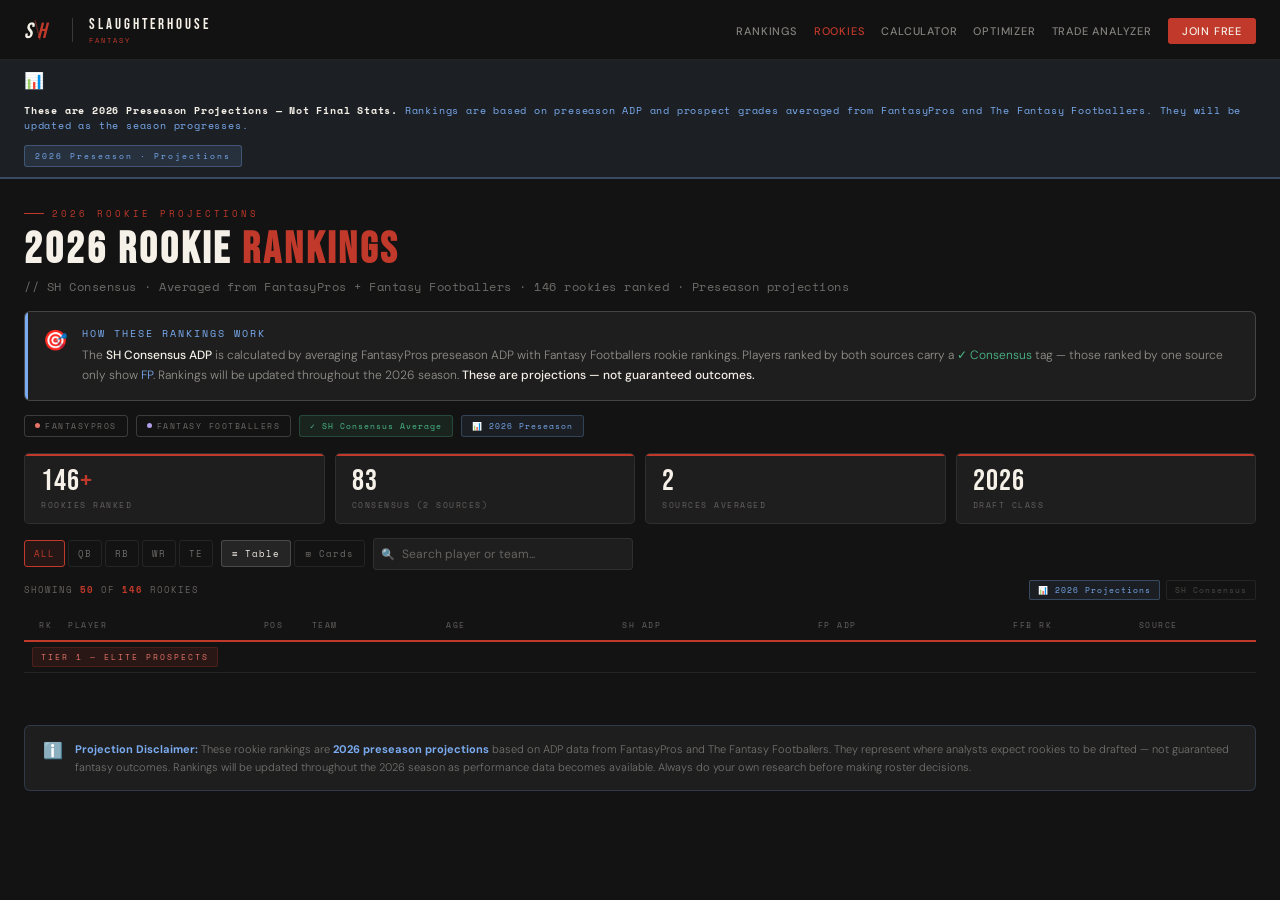
<file: rookies (1).html>
<!DOCTYPE html>
<html lang="en">
<head>
<meta charset="UTF-8">
<meta name="viewport" content="width=device-width, initial-scale=1.0">
<title>2026 Rookie Rankings — Slaughterhouse Fantasy</title>
<meta name="description" content="2026 SH Consensus Rookie Rankings. Averaged from FantasyPros and Fantasy Footballers preseason projections. These are projections, not final stats.">
<link rel="preconnect" href="https://fonts.googleapis.com">
<link href="https://fonts.googleapis.com/css2?family=Bebas+Neue&family=DM+Sans:wght@300;400;500;600&family=Space+Mono:wght@400;700&display=swap" rel="stylesheet">
<style>
*,*::before,*::after{margin:0;padding:0;box-sizing:border-box;}
:root{
  --red:#C0392B;--red-dim:rgba(192,57,43,0.1);
  --off-white:#F5F0E8;--charcoal:#131313;--mid:#1E1E1E;--mid2:#252525;--mid3:#2C2C2C;
  --muted:#666260;--border:rgba(245,240,232,0.08);--border-strong:rgba(245,240,232,0.18);
  --green:#4DBD8A;--amber:#EDBA52;--blue:#7AABF0;--purple:#B09FE8;--nav-h:60px;
}
html{scroll-behavior:smooth;}
body{background:var(--charcoal);color:var(--off-white);font-family:'DM Sans',sans-serif;min-height:100vh;-webkit-font-smoothing:antialiased;}
nav{display:flex;align-items:center;justify-content:space-between;padding:0 24px;height:var(--nav-h);border-bottom:1px solid var(--border);background:rgba(19,19,19,0.97);backdrop-filter:blur(10px);position:sticky;top:0;z-index:200;}
.nav-logo{display:flex;align-items:center;gap:10px;text-decoration:none;flex-shrink:0;}
.nav-wt{font-family:'Bebas Neue',sans-serif;font-size:15px;letter-spacing:3px;color:var(--off-white);}
.nav-ws{font-family:'Space Mono',monospace;font-size:7px;letter-spacing:2px;color:var(--red);display:block;margin-top:1px;}
.nav-div{width:1px;height:24px;background:var(--border-strong);margin:0 6px;}
.nav-links{display:flex;gap:16px;list-style:none;align-items:center;}
.nav-links a{color:rgba(245,240,232,0.5);text-decoration:none;font-size:11px;font-weight:500;letter-spacing:0.8px;text-transform:uppercase;transition:color 0.2s;white-space:nowrap;}
.nav-links a:hover{color:var(--off-white);}
.nav-links a.active{color:var(--red);}
.nav-cta{background:var(--red)!important;color:var(--off-white)!important;padding:6px 14px!important;border-radius:3px!important;}
.mob-btn{display:none;background:transparent;border:1px solid var(--border);color:var(--off-white);padding:6px 10px;border-radius:3px;cursor:pointer;font-size:14px;}

/* PROJECTION BANNER */
.proj-banner{background:rgba(122,171,240,0.08);border-bottom:2px solid rgba(122,171,240,0.3);padding:10px 24px;}
.proj-inner{max-width:1300px;margin:0 auto;display:flex;align-items:center;gap:12px;flex-wrap:wrap;}
.proj-text{font-family:'Space Mono',monospace;font-size:10px;letter-spacing:0.8px;color:var(--blue);line-height:1.5;}
.proj-text strong{color:var(--off-white);}
.proj-badge{font-family:'Space Mono',monospace;font-size:8px;letter-spacing:2px;padding:4px 10px;border-radius:3px;background:rgba(122,171,240,0.12);border:1px solid rgba(122,171,240,0.3);color:var(--blue);white-space:nowrap;flex-shrink:0;}

.page-header{padding:28px 24px 0;max-width:1300px;margin:0 auto;}
.eyebrow{font-family:'Space Mono',monospace;font-size:9px;letter-spacing:3px;color:var(--red);text-transform:uppercase;margin-bottom:8px;display:flex;align-items:center;gap:8px;}
.eyebrow::before{content:'';width:20px;height:1px;background:var(--red);}
.page-title{font-family:'Bebas Neue',sans-serif;font-size:44px;letter-spacing:3px;color:var(--off-white);line-height:1;}
.page-title span{color:var(--red);}
.page-sub{font-size:12px;color:rgba(245,240,232,0.4);margin-top:6px;font-family:'Space Mono',monospace;letter-spacing:0.5px;}

.context-block{padding:16px 24px 0;max-width:1300px;margin:0 auto;}
.context-inner{background:var(--mid);border:1px solid var(--border-strong);border-radius:6px;padding:14px 18px;display:flex;align-items:flex-start;gap:14px;position:relative;overflow:hidden;}
.context-inner::before{content:'';position:absolute;top:0;left:0;bottom:0;width:3px;background:var(--blue);}
.context-title{font-family:'Space Mono',monospace;font-size:10px;letter-spacing:2px;color:var(--blue);text-transform:uppercase;margin-bottom:5px;}
.context-body{font-size:12px;color:rgba(245,240,232,0.55);line-height:1.65;font-weight:300;}
.context-body strong{color:var(--off-white);font-weight:500;}

.source-bar{padding:14px 24px 0;max-width:1300px;margin:0 auto;display:flex;align-items:center;gap:8px;flex-wrap:wrap;}
.src-pill{font-family:'Space Mono',monospace;font-size:8px;letter-spacing:1.5px;text-transform:uppercase;padding:4px 10px;border-radius:3px;border:1px solid var(--border-strong);color:rgba(245,240,232,0.4);display:flex;align-items:center;gap:5px;}
.src-dot{width:5px;height:5px;border-radius:50%;flex-shrink:0;}
.consensus-tag{font-family:'Space Mono',monospace;font-size:8px;letter-spacing:1px;padding:4px 10px;border-radius:3px;background:rgba(77,189,138,0.1);border:1px solid rgba(77,189,138,0.25);color:var(--green);}
.proj-tag{font-family:'Space Mono',monospace;font-size:8px;letter-spacing:1px;padding:4px 10px;border-radius:3px;background:rgba(122,171,240,0.08);border:1px solid rgba(122,171,240,0.25);color:var(--blue);}

/* STATS BANNER */
.stats-banner{padding:16px 24px 0;max-width:1300px;margin:0 auto;display:grid;grid-template-columns:repeat(4,1fr);gap:10px;}
.stat-card{background:var(--mid);border:1px solid var(--border);border-radius:5px;padding:12px 16px;position:relative;overflow:hidden;}
.stat-card::before{content:'';position:absolute;top:0;left:0;right:0;height:2px;background:var(--red);}
.stat-num{font-family:'Bebas Neue',sans-serif;font-size:30px;color:var(--off-white);letter-spacing:1px;line-height:1;}
.stat-num span{color:var(--red);}
.stat-lbl{font-family:'Space Mono',monospace;font-size:8px;letter-spacing:1.5px;color:var(--muted);text-transform:uppercase;margin-top:3px;}

.controls{padding:14px 24px 0;max-width:1300px;margin:0 auto;display:flex;align-items:center;gap:8px;flex-wrap:wrap;}
.pos-tabs{display:flex;gap:3px;flex-wrap:wrap;}
.pos-btn{font-family:'Space Mono',monospace;font-size:9px;letter-spacing:1px;padding:6px 9px;border:1px solid var(--border);background:transparent;color:rgba(245,240,232,0.4);cursor:pointer;border-radius:3px;transition:all 0.15s;text-transform:uppercase;white-space:nowrap;}
.pos-btn:hover{border-color:var(--border-strong);color:var(--off-white);}
.pos-btn.active{border-color:var(--red);color:var(--red);background:var(--red-dim);}
.view-toggle{display:flex;gap:3px;}
.view-btn{font-family:'Space Mono',monospace;font-size:9px;letter-spacing:1px;padding:6px 10px;border:1px solid var(--border);background:transparent;color:rgba(245,240,232,0.4);cursor:pointer;border-radius:3px;transition:all 0.15s;}
.view-btn.active{background:var(--mid2);border-color:var(--border-strong);color:var(--off-white);}
.search-box{flex:1;min-width:150px;max-width:260px;position:relative;}
.search-box input{width:100%;background:var(--mid);border:1px solid var(--border);border-radius:4px;padding:7px 10px 7px 28px;font-family:'DM Sans',sans-serif;font-size:12px;color:var(--off-white);outline:none;}
.search-box input::placeholder{color:var(--muted);}
.search-box input:focus{border-color:var(--border-strong);}
.search-icon{position:absolute;left:8px;top:50%;transform:translateY(-50%);color:var(--muted);font-size:11px;pointer-events:none;}

.meta-row{padding:10px 24px 0;max-width:1300px;margin:0 auto;display:flex;align-items:center;justify-content:space-between;flex-wrap:wrap;gap:6px;}
.meta-l{font-family:'Space Mono',monospace;font-size:9px;letter-spacing:1px;color:var(--muted);text-transform:uppercase;}
.meta-l b{color:var(--red);}
.meta-r{display:flex;gap:6px;align-items:center;}
.badge{font-family:'Space Mono',monospace;font-size:8px;letter-spacing:1px;padding:3px 8px;border-radius:2px;border:1px solid var(--border);color:rgba(245,240,232,0.25);}
.proj-badge-sm{font-family:'Space Mono',monospace;font-size:8px;letter-spacing:1px;padding:3px 8px;border-radius:2px;background:rgba(122,171,240,0.08);border:1px solid rgba(122,171,240,0.3);color:var(--blue);}

/* TABLE */
.tbl-wrap{padding:10px 24px 0;max-width:1300px;margin:0 auto;overflow-x:auto;-webkit-overflow-scrolling:touch;}
table{width:100%;border-collapse:collapse;min-width:560px;}
thead tr{border-bottom:2px solid var(--red);}
th{font-family:'Space Mono',monospace;font-size:8px;letter-spacing:1.5px;color:var(--muted);text-transform:uppercase;padding:9px 8px;text-align:left;font-weight:400;cursor:pointer;user-select:none;white-space:nowrap;}
th:hover{color:var(--off-white);}
th.r{text-align:right;}
th.sort-asc::after{content:' ▲';color:var(--red);font-size:7px;}
th.sort-desc::after{content:' ▼';color:var(--red);font-size:7px;}
tbody tr{border-bottom:1px solid var(--border);transition:background 0.1s;cursor:pointer;}
tbody tr:hover{background:rgba(245,240,232,0.025);}
tbody tr.expanded{background:rgba(192,57,43,0.05);border-bottom:none;}
td{padding:8px;font-size:12px;vertical-align:middle;}
.tier-row td{padding:5px 8px;}
.tier-lbl{font-family:'Space Mono',monospace;font-size:8px;letter-spacing:2px;text-transform:uppercase;padding:3px 8px;border-radius:2px;display:inline-block;}
.t1{background:rgba(192,57,43,0.12);color:#E57368;border:1px solid rgba(192,57,43,0.25);}
.t2{background:rgba(237,186,82,0.08);color:#EDBA52;border:1px solid rgba(237,186,82,0.18);}
.t3{background:rgba(77,189,138,0.08);color:#4DBD8A;border:1px solid rgba(77,189,138,0.18);}
.t4{background:rgba(122,171,240,0.08);color:#7AABF0;border:1px solid rgba(122,171,240,0.18);}
.t5{background:rgba(245,240,232,0.03);color:rgba(245,240,232,0.3);border:1px solid var(--border);}
.rk{font-family:'Space Mono',monospace;font-size:10px;color:var(--muted);text-align:center;}
.g1{color:var(--red);font-weight:700;}
.g2{color:var(--amber);}
.g3{color:var(--green);}
.pc{display:flex;align-items:center;gap:8px;}
.av{width:30px;height:30px;border-radius:50%;background:var(--mid2);border:1px solid var(--border-strong);display:flex;align-items:center;justify-content:center;font-size:8px;font-weight:700;color:rgba(245,240,232,0.6);flex-shrink:0;font-family:'Space Mono',monospace;}
.pn{font-size:13px;font-weight:600;color:var(--off-white);white-space:nowrap;}
.pm{font-size:9px;color:var(--muted);font-family:'Space Mono',monospace;margin-top:1px;}
.pos{font-family:'Space Mono',monospace;font-size:8px;font-weight:700;padding:2px 6px;border-radius:2px;}
.QB{background:rgba(192,57,43,0.2);color:#E57368;}
.RB{background:rgba(77,189,138,0.15);color:#4DBD8A;}
.WR{background:rgba(122,171,240,0.15);color:#7AABF0;}
.TE{background:rgba(237,186,82,0.15);color:#EDBA52;}
.adp-cell{font-family:'Space Mono',monospace;font-size:11px;font-weight:700;color:var(--off-white);text-align:right;}
.fp-cell{font-family:'Space Mono',monospace;font-size:10px;color:rgba(245,240,232,0.45);text-align:right;}
.src-cell{text-align:center;}
.src-both{font-family:'Space Mono',monospace;font-size:7px;padding:2px 6px;border-radius:2px;background:rgba(77,189,138,0.12);border:1px solid rgba(77,189,138,0.2);color:var(--green);letter-spacing:1px;}
.src-fp{font-family:'Space Mono',monospace;font-size:7px;padding:2px 6px;border-radius:2px;background:rgba(122,171,240,0.1);border:1px solid rgba(122,171,240,0.2);color:var(--blue);letter-spacing:1px;}
.age-cell{font-family:'Space Mono',monospace;font-size:10px;color:var(--muted);text-align:right;}
.age-young{color:var(--green)!important;}

/* EXPAND */
.exp-row td{padding:0;}
.exp-inner{padding:12px 12px 16px 50px;border-bottom:1px solid var(--border);display:grid;grid-template-columns:repeat(5,1fr);gap:8px;}
.exp-stat{background:var(--mid2);border-radius:4px;padding:8px 10px;border:1px solid var(--border);}
.exp-lbl{font-family:'Space Mono',monospace;font-size:7px;letter-spacing:1.5px;color:var(--muted);text-transform:uppercase;margin-bottom:3px;}
.exp-val{font-family:'Bebas Neue',sans-serif;font-size:18px;color:var(--off-white);letter-spacing:1px;line-height:1;}
.exp-val.hi{color:var(--green)!important;}
.exp-val.amber{color:var(--amber)!important;}
.exp-disc{grid-column:span 5;font-family:'Space Mono',monospace;font-size:8px;letter-spacing:1px;color:rgba(122,171,240,0.6);padding:6px 10px;background:rgba(122,171,240,0.05);border:1px solid rgba(122,171,240,0.15);border-radius:3px;}

/* CARD VIEW */
.cards-wrap{padding:10px 24px 0;max-width:1300px;margin:0 auto;display:none;}
.cards-grid{display:grid;grid-template-columns:repeat(3,1fr);gap:12px;}
.rookie-card{background:var(--mid);border:1px solid var(--border);border-radius:7px;padding:18px;transition:border-color 0.2s,transform 0.2s;position:relative;overflow:hidden;cursor:pointer;}
.rookie-card:hover{border-color:rgba(192,57,43,0.4);transform:translateY(-2px);}
.rc-t1::before,.rc-t2::before,.rc-t3::before,.rc-t4::before,.rc-t5::before{content:'';position:absolute;top:0;left:0;right:0;height:2px;}
.rc-t1::before{background:var(--red);}
.rc-t2::before{background:var(--amber);}
.rc-t3::before{background:var(--green);}
.rc-t4::before{background:var(--blue);}
.rc-t5::before{background:var(--muted);}
.card-top{display:flex;align-items:center;justify-content:space-between;margin-bottom:12px;}
.card-rk{font-family:'Bebas Neue',sans-serif;font-size:34px;color:rgba(245,240,232,0.1);letter-spacing:1px;line-height:1;}
.card-av{width:42px;height:42px;border-radius:50%;background:var(--mid2);border:1px solid var(--border-strong);display:flex;align-items:center;justify-content:center;font-size:11px;font-weight:700;color:rgba(245,240,232,0.7);font-family:'Space Mono',monospace;}
.card-name{font-family:'Bebas Neue',sans-serif;font-size:19px;letter-spacing:1px;color:var(--off-white);line-height:1;margin-bottom:4px;}
.card-meta{display:flex;align-items:center;gap:6px;margin-bottom:12px;}
.card-team{font-family:'Space Mono',monospace;font-size:9px;color:var(--muted);}
.card-stats{display:grid;grid-template-columns:1fr 1fr 1fr;gap:6px;margin-top:10px;}
.cs-item{text-align:center;}
.cs-val{font-family:'Bebas Neue',sans-serif;font-size:17px;color:var(--off-white);line-height:1;}
.cs-lbl{font-family:'Space Mono',monospace;font-size:7px;letter-spacing:1px;color:var(--muted);text-transform:uppercase;margin-top:2px;}

/* PAGINATION */
.pg-wrap{display:flex;align-items:center;justify-content:center;gap:5px;padding:16px 24px 20px;max-width:1300px;margin:0 auto;flex-wrap:wrap;}
.pg-btn{font-family:'Space Mono',monospace;font-size:9px;padding:6px 11px;background:var(--mid);border:1px solid var(--border);color:rgba(245,240,232,0.45);cursor:pointer;border-radius:3px;transition:all 0.15s;white-space:nowrap;}
.pg-btn:hover{border-color:var(--border-strong);color:var(--off-white);}
.pg-btn.active{background:var(--red);border-color:var(--red);color:var(--off-white);}
.pg-btn:disabled{opacity:0.3;cursor:default;}
.pg-info{font-family:'Space Mono',monospace;font-size:9px;color:var(--muted);padding:0 4px;}

.footer-disc{max-width:1300px;margin:0 auto;padding:16px 24px 40px;}
.fd-inner{background:var(--mid);border:1px solid rgba(122,171,240,0.2);border-radius:6px;padding:14px 18px;display:flex;align-items:flex-start;gap:12px;}
.fd-text{font-size:11px;color:rgba(245,240,232,0.4);line-height:1.65;font-weight:300;}
.fd-text strong{color:var(--blue);}

@media(max-width:900px){
  .nav-links{display:none;}
  .nav-links.open{display:flex;flex-direction:column;position:fixed;top:var(--nav-h);left:0;right:0;background:rgba(19,19,19,0.98);padding:16px 24px;border-bottom:1px solid var(--border);z-index:199;gap:14px;}
  .mob-btn{display:block;}
  .page-title{font-size:32px;}
  .stats-banner{grid-template-columns:repeat(2,1fr);}
  .cards-grid{grid-template-columns:repeat(2,1fr);}
  .exp-inner{grid-template-columns:repeat(2,1fr);}
  .exp-inner .exp-disc{grid-column:span 2;}
  th.hm,td.hm{display:none;}
}
@media(max-width:500px){
  nav,.page-header,.source-bar,.controls,.meta-row,.tbl-wrap,.pg-wrap,.context-block,.footer-disc,.proj-banner,.stats-banner{padding-left:14px;padding-right:14px;}
  .page-title{font-size:26px;}
  .stats-banner{grid-template-columns:1fr 1fr;}
  .cards-grid{grid-template-columns:1fr;}
}
</style>
</head>
<body>
<nav>
  <a class="nav-logo" href="index.html">
    <svg width="32" height="24" viewBox="0 0 32 24" fill="none" style="flex-shrink:0">
      <text x="0" y="20" font-family="'Bebas Neue',sans-serif" font-size="22" fill="#F5F0E8" font-style="italic">S</text>
      <text x="13" y="20" font-family="'Bebas Neue',sans-serif" font-size="22" fill="#C0392B" font-style="italic">H</text>
      <line x1="11" y1="2" x2="16" y2="22" stroke="#C0392B" stroke-width="1.2" opacity="0.5"/>
    </svg>
    <div class="nav-div"></div>
    <div><span class="nav-wt">SLAUGHTERHOUSE</span><span class="nav-ws">FANTASY</span></div>
  </a>
  <button class="mob-btn" id="mobBtn">☰</button>
  <ul class="nav-links" id="navLinks">
    <li><a href="rankings.html">Rankings</a></li>
    <li><a href="rookies.html" class="active">Rookies</a></li>
    <li><a href="calculator.html">Calculator</a></li>
    <li><a href="optimizer.html">Optimizer</a></li>
    <li><a href="trade.html">Trade Analyzer</a></li>
    <li><a href="#" class="nav-cta">Join Free</a></li>
  </ul>
</nav>

<div class="proj-banner">
  <div class="proj-inner">
    <span style="font-size:16px;flex-shrink:0">📊</span>
    <span class="proj-text"><strong>These are 2026 Preseason Projections — Not Final Stats.</strong> Rankings are based on preseason ADP and prospect grades averaged from FantasyPros and The Fantasy Footballers. They will be updated as the season progresses.</span>
    <span class="proj-badge">2026 Preseason · Projections</span>
  </div>
</div>

<div class="page-header">
  <p class="eyebrow">2026 Rookie Projections</p>
  <h1 class="page-title">2026 ROOKIE <span>RANKINGS</span></h1>
  <p class="page-sub">// SH Consensus · Averaged from FantasyPros + Fantasy Footballers · 146 rookies ranked · Preseason projections</p>
</div>

<div class="context-block">
  <div class="context-inner">
    <span style="font-size:20px;flex-shrink:0;margin-top:1px">🎯</span>
    <div>
      <div class="context-title">How these rankings work</div>
      <div class="context-body">The <strong>SH Consensus ADP</strong> is calculated by averaging FantasyPros preseason ADP with Fantasy Footballers rookie rankings. Players ranked by both sources carry a <span style="color:var(--green)">✓ Consensus</span> tag — those ranked by one source only show <span style="color:var(--blue)">FP</span>. Rankings will be updated throughout the 2026 season. <strong>These are projections — not guaranteed outcomes.</strong></div>
    </div>
  </div>
</div>

<div class="source-bar">
  <div class="src-pill"><span class="src-dot" style="background:#E57368"></span>FantasyPros</div>
  <div class="src-pill"><span class="src-dot" style="background:#B09FE8"></span>Fantasy Footballers</div>
  <span class="consensus-tag">✓ SH Consensus Average</span>
  <span class="proj-tag">📊 2026 Preseason</span>
</div>

<div class="stats-banner">
  <div class="stat-card"><div class="stat-num">146<span>+</span></div><div class="stat-lbl">Rookies Ranked</div></div>
  <div class="stat-card"><div class="stat-num">83</div><div class="stat-lbl">Consensus (2 Sources)</div></div>
  <div class="stat-card"><div class="stat-num">2</div><div class="stat-lbl">Sources Averaged</div></div>
  <div class="stat-card"><div class="stat-num">2026</div><div class="stat-lbl">Draft Class</div></div>
</div>

<div class="controls">
  <div class="pos-tabs" id="posTabs">
    <button class="pos-btn active" data-pos="ALL">All</button>
    <button class="pos-btn" data-pos="QB">QB</button>
    <button class="pos-btn" data-pos="RB">RB</button>
    <button class="pos-btn" data-pos="WR">WR</button>
    <button class="pos-btn" data-pos="TE">TE</button>
  </div>
  <div class="view-toggle">
    <button class="view-btn active" id="btnTable">≡ Table</button>
    <button class="view-btn" id="btnCards">⊞ Cards</button>
  </div>
  <div class="search-box">
    <span class="search-icon">🔍</span>
    <input type="text" id="searchInput" placeholder="Search player or team...">
  </div>
</div>

<div class="meta-row">
  <div class="meta-l">Showing <b id="showCount">50</b> of <b id="totalCount">146</b> rookies</div>
  <div class="meta-r">
    <div class="proj-badge-sm">📊 2026 Projections</div>
    <div class="badge">SH Consensus</div>
  </div>
</div>

<div class="tbl-wrap" id="tableView">
  <table id="mainTable">
    <thead>
      <tr>
        <th class="r" data-col="rank" style="width:36px">RK</th>
        <th data-col="name">Player</th>
        <th data-col="pos" style="width:48px">Pos</th>
        <th data-col="team" class="hm" style="width:44px">Team</th>
        <th class="r hm" data-col="age">Age</th>
        <th class="r" data-col="consensus">SH ADP</th>
        <th class="r hm" data-col="fp_adp">FP ADP</th>
        <th class="r hm" data-col="ffb_rank">FFB RK</th>
        <th class="hm src-cell" data-col="source">Source</th>
      </tr>
    </thead>
    <tbody id="tableBody"></tbody>
  </table>
</div>

<div class="cards-wrap" id="cardsView">
  <div class="cards-grid" id="cardsGrid"></div>
</div>

<div class="pg-wrap" id="pgWrap"></div>

<div class="footer-disc">
  <div class="fd-inner">
    <span style="font-size:16px;flex-shrink:0">ℹ️</span>
    <div class="fd-text"><strong>Projection Disclaimer:</strong> These rookie rankings are <strong>2026 preseason projections</strong> based on ADP data from FantasyPros and The Fantasy Footballers. They represent where analysts expect rookies to be drafted — not guaranteed fantasy outcomes. Rankings will be updated throughout the 2026 season as performance data becomes available. Always do your own research before making roster decisions.</div>
  </div>
</div>

<script src="data/players-2026.js"></script>
<script>
// Rookie data loaded from data/players-2026.js

// Sort by consensus and re-rank
ROOKIES.sort((a,b)=>a.consensus-b.consensus);
ROOKIES.forEach((r,i)=>r.rank=i+1);

// Assign positional ranks
function assignPosRanks(){
  const byPos={QB:[],RB:[],WR:[],TE:[]};
  ROOKIES.forEach(p=>{if(byPos[p.pos])byPos[p.pos].push(p);});
  Object.values(byPos).forEach(arr=>{
    arr.sort((a,b)=>a.consensus-b.consensus);
    arr.forEach((p,i)=>p._pr=i+1);
  });
}
assignPosRanks();

function getTier(r){
  if(r<=10)return{t:1,lbl:'Tier 1 — Elite Prospects',cls:'t1'};
  if(r<=25)return{t:2,lbl:'Tier 2 — High Value',cls:'t2'};
  if(r<=50)return{t:3,lbl:'Tier 3 — Strong Upside',cls:'t3'};
  if(r<=83)return{t:4,lbl:'Tier 4 — Depth Picks',cls:'t4'};
  return{t:5,lbl:'Tier 5 — Late Round Stashes',cls:'t5'};
}
function rcTier(r){return{1:'rc-t1',2:'rc-t2',3:'rc-t3',4:'rc-t4',5:'rc-t5'}[getTier(r).t];}
function rkCls(r){if(r<=3)return'g1';if(r<=10)return'g2';if(r<=25)return'g3';return'';}
function ini(n){const p=n.split(' ');return p.length===1?n.slice(0,2).toUpperCase():(p[0][0]+p[p.length-1][0]).toUpperCase();}

let pos='ALL',search='',sortCol='rank',sortDir='asc',expanded=null,page=1,viewMode='table';
const PER=50;

function getFiltered(){
  return ROOKIES.filter(p=>{
    if(pos!=='ALL'&&p.pos!==pos)return false;
    if(search&&!p.name.toLowerCase().includes(search)&&!p.team.toLowerCase().includes(search))return false;
    return true;
  });
}
function getSorted(arr){
  return[...arr].sort((a,b)=>{
    const dir=sortDir==='asc'?1:-1;
    if(sortCol==='rank'||sortCol==='consensus')return(a.consensus-b.consensus)*dir;
    if(sortCol==='name')return a.name.localeCompare(b.name)*dir;
    if(sortCol==='pos')return a.pos.localeCompare(b.pos)*dir;
    if(sortCol==='team')return a.team.localeCompare(b.team)*dir;
    if(sortCol==='age')return((a.age||99)-(b.age||99))*dir;
    if(sortCol==='fp_adp')return(a.fp_adp-b.fp_adp)*dir;
    if(sortCol==='ffb_rank')return((a.ffb_rank||999)-(b.ffb_rank||999))*dir;
    if(sortCol==='source')return a.source.localeCompare(b.source)*dir;
    return 0;
  });
}

function render(){
  const filtered=getFiltered();
  const data=getSorted(filtered);
  const total=data.length;
  const pages=Math.max(1,Math.ceil(total/PER));
  if(page>pages)page=1;
  const slice=data.slice((page-1)*PER,page*PER);
  document.getElementById('showCount').textContent=slice.length;
  document.getElementById('totalCount').textContent=total;

  if(viewMode==='table') renderTable(slice);
  else renderCards(slice);
  renderPg(pages);updateHdrs();
}

function renderTable(slice){
  const tbody=document.getElementById('tableBody');
  tbody.innerHTML='';
  let lastTier=null,gRk=0;
  slice.forEach(p=>{
    gRk++;
    const rank=(page-1)*PER+gRk;
    const tier=getTier(rank);
    const idx=ROOKIES.indexOf(p);
    if(pos==='ALL'&&tier.t!==lastTier){
      const tr=document.createElement('tr');tr.className='tier-row';
      tr.innerHTML=`<td colspan="9"><span class="tier-lbl ${tier.cls}">${tier.lbl}</span></td>`;
      tbody.appendChild(tr);lastTier=tier.t;
    }
    const tr=document.createElement('tr');
    if(expanded===idx)tr.classList.add('expanded');
    tr.innerHTML=`
      <td class="rk ${rkCls(rank)}" style="text-align:center">${rank}</td>
      <td><div class="pc"><div class="av">${ini(p.name)}</div><div><div class="pn">${p.name}</div><div class="pm">${p.team} · SH ADP: ${p.consensus.toFixed(1)}</div></div></div></td>
      <td><span class="pos ${p.pos}">${p.pos}</span></td>
      <td class="hm" style="font-family:'Space Mono',monospace;font-size:10px;color:rgba(245,240,232,0.5)">${p.team}</td>
      <td class="age-cell hm ${p.age&&p.age<=22?'age-young':''}">${p.age||'—'}</td>
      <td class="adp-cell">${p.consensus.toFixed(1)}</td>
      <td class="fp-cell hm">${p.fp_adp.toFixed(1)}</td>
      <td class="fp-cell hm">${p.ffb_rank||'—'}</td>
      <td class="src-cell hm"><span class="${p.source==='both'?'src-both':'src-fp'}">${p.source==='both'?'✓ BOTH':'FP'}</span></td>`;
    tr.addEventListener('click',()=>{expanded=expanded===idx?null:idx;render();});
    tbody.appendChild(tr);
    if(expanded===idx){
      const ex=document.createElement('tr');ex.className='exp-row';
      ex.innerHTML=`<td colspan="9"><div class="exp-inner">
        <div class="exp-stat"><div class="exp-lbl">SH Consensus</div><div class="exp-val hi">${p.consensus.toFixed(1)}</div></div>
        <div class="exp-stat"><div class="exp-lbl">FP ADP</div><div class="exp-val">${p.fp_adp.toFixed(1)}</div></div>
        <div class="exp-stat"><div class="exp-lbl">FFB Rank</div><div class="exp-val">${p.ffb_rank||'N/A'}</div></div>
        <div class="exp-stat"><div class="exp-lbl">Age</div><div class="exp-val ${p.age&&p.age<=22?'hi':''}">${p.age||'—'}</div></div>
        <div class="exp-stat"><div class="exp-lbl">Pos Rank</div><div class="exp-val amber">${p.pos}${p._pr}</div></div>
        <div class="exp-disc">📊 2026 preseason projection — not a guaranteed outcome. Rankings updated throughout the season.</div>
      </div></td>`;
      tbody.appendChild(ex);
    }
  });
}

function renderCards(slice){
  const grid=document.getElementById('cardsGrid');
  grid.innerHTML='';
  let gRk=0;
  slice.forEach(p=>{
    gRk++;
    const rank=(page-1)*PER+gRk;
    const tier=getTier(rank);
    const card=document.createElement('div');
    card.className=`rookie-card ${rcTier(tier.t)}`;
    card.innerHTML=`
      <div class="card-top">
        <div class="card-rk">${String(rank).padStart(2,'0')}</div>
        <div style="display:flex;align-items:center;gap:6px">
          <span class="pos ${p.pos}">${p.pos}</span>
          <div class="card-av">${ini(p.name)}</div>
        </div>
      </div>
      <div class="card-name">${p.name}</div>
      <div class="card-meta">
        <span class="card-team">${p.team}</span>
        <span style="color:var(--border-strong)">·</span>
        <span class="card-team">${p.age?'Age '+p.age:'—'}</span>
        <span style="color:var(--border-strong)">·</span>
        <span class="${p.source==='both'?'src-both':'src-fp'}">${p.source==='both'?'✓':'FP'}</span>
      </div>
      <div class="card-stats">
        <div class="cs-item"><div class="cs-val">${p.consensus.toFixed(1)}</div><div class="cs-lbl">SH ADP</div></div>
        <div class="cs-item"><div class="cs-val">${p.fp_adp.toFixed(1)}</div><div class="cs-lbl">FP ADP</div></div>
        <div class="cs-item"><div class="cs-val">${p.ffb_rank||'—'}</div><div class="cs-lbl">FFB RK</div></div>
      </div>`;
    grid.appendChild(card);
  });
}

function renderPg(pages){
  const pg=document.getElementById('pgWrap');pg.innerHTML='';
  if(pages<=1)return;
  const prev=document.createElement('button');prev.className='pg-btn';prev.textContent='← Prev';prev.disabled=page===1;
  prev.onclick=()=>{page--;expanded=null;render();window.scrollTo(0,0);};pg.appendChild(prev);
  const info=document.createElement('span');info.className='pg-info';info.textContent=`Page ${page} of ${pages}`;pg.appendChild(info);
  const s=Math.max(1,page-2),e=Math.min(pages,s+4);
  for(let i=s;i<=e;i++){const b=document.createElement('button');b.className='pg-btn'+(i===page?' active':'');b.textContent=i;b.onclick=()=>{page=i;expanded=null;render();window.scrollTo(0,0);};pg.appendChild(b);}
  const next=document.createElement('button');next.className='pg-btn';next.textContent='Next →';next.disabled=page===pages;
  next.onclick=()=>{page++;expanded=null;render();window.scrollTo(0,0);};pg.appendChild(next);
}
function updateHdrs(){
  document.querySelectorAll('th[data-col]').forEach(th=>{
    th.classList.remove('sort-asc','sort-desc');
    if(th.dataset.col===sortCol)th.classList.add(sortDir==='asc'?'sort-asc':'sort-desc');
  });
}
document.getElementById('posTabs').addEventListener('click',e=>{
  const b=e.target.closest('.pos-btn');if(!b)return;
  document.querySelectorAll('.pos-btn').forEach(x=>x.classList.remove('active'));
  b.classList.add('active');pos=b.dataset.pos;page=1;expanded=null;render();
});
document.getElementById('searchInput').addEventListener('input',e=>{
  search=e.target.value.toLowerCase().trim();page=1;expanded=null;render();
});
document.querySelectorAll('th[data-col]').forEach(th=>{
  th.addEventListener('click',()=>{
    sortCol===th.dataset.col?sortDir=sortDir==='asc'?'desc':'asc':(sortCol=th.dataset.col,sortDir='asc');
    expanded=null;render();
  });
});
document.getElementById('btnTable').addEventListener('click',()=>{
  viewMode='table';document.getElementById('btnTable').classList.add('active');document.getElementById('btnCards').classList.remove('active');
  document.getElementById('tableView').style.display='block';document.getElementById('cardsView').style.display='none';render();
});
document.getElementById('btnCards').addEventListener('click',()=>{
  viewMode='cards';document.getElementById('btnCards').classList.add('active');document.getElementById('btnTable').classList.remove('active');
  document.getElementById('tableView').style.display='none';document.getElementById('cardsView').style.display='block';render();
});
document.getElementById('mobBtn').addEventListener('click',()=>{document.getElementById('navLinks').classList.toggle('open');});
render();
</script>
</body>
</html>
</file>
